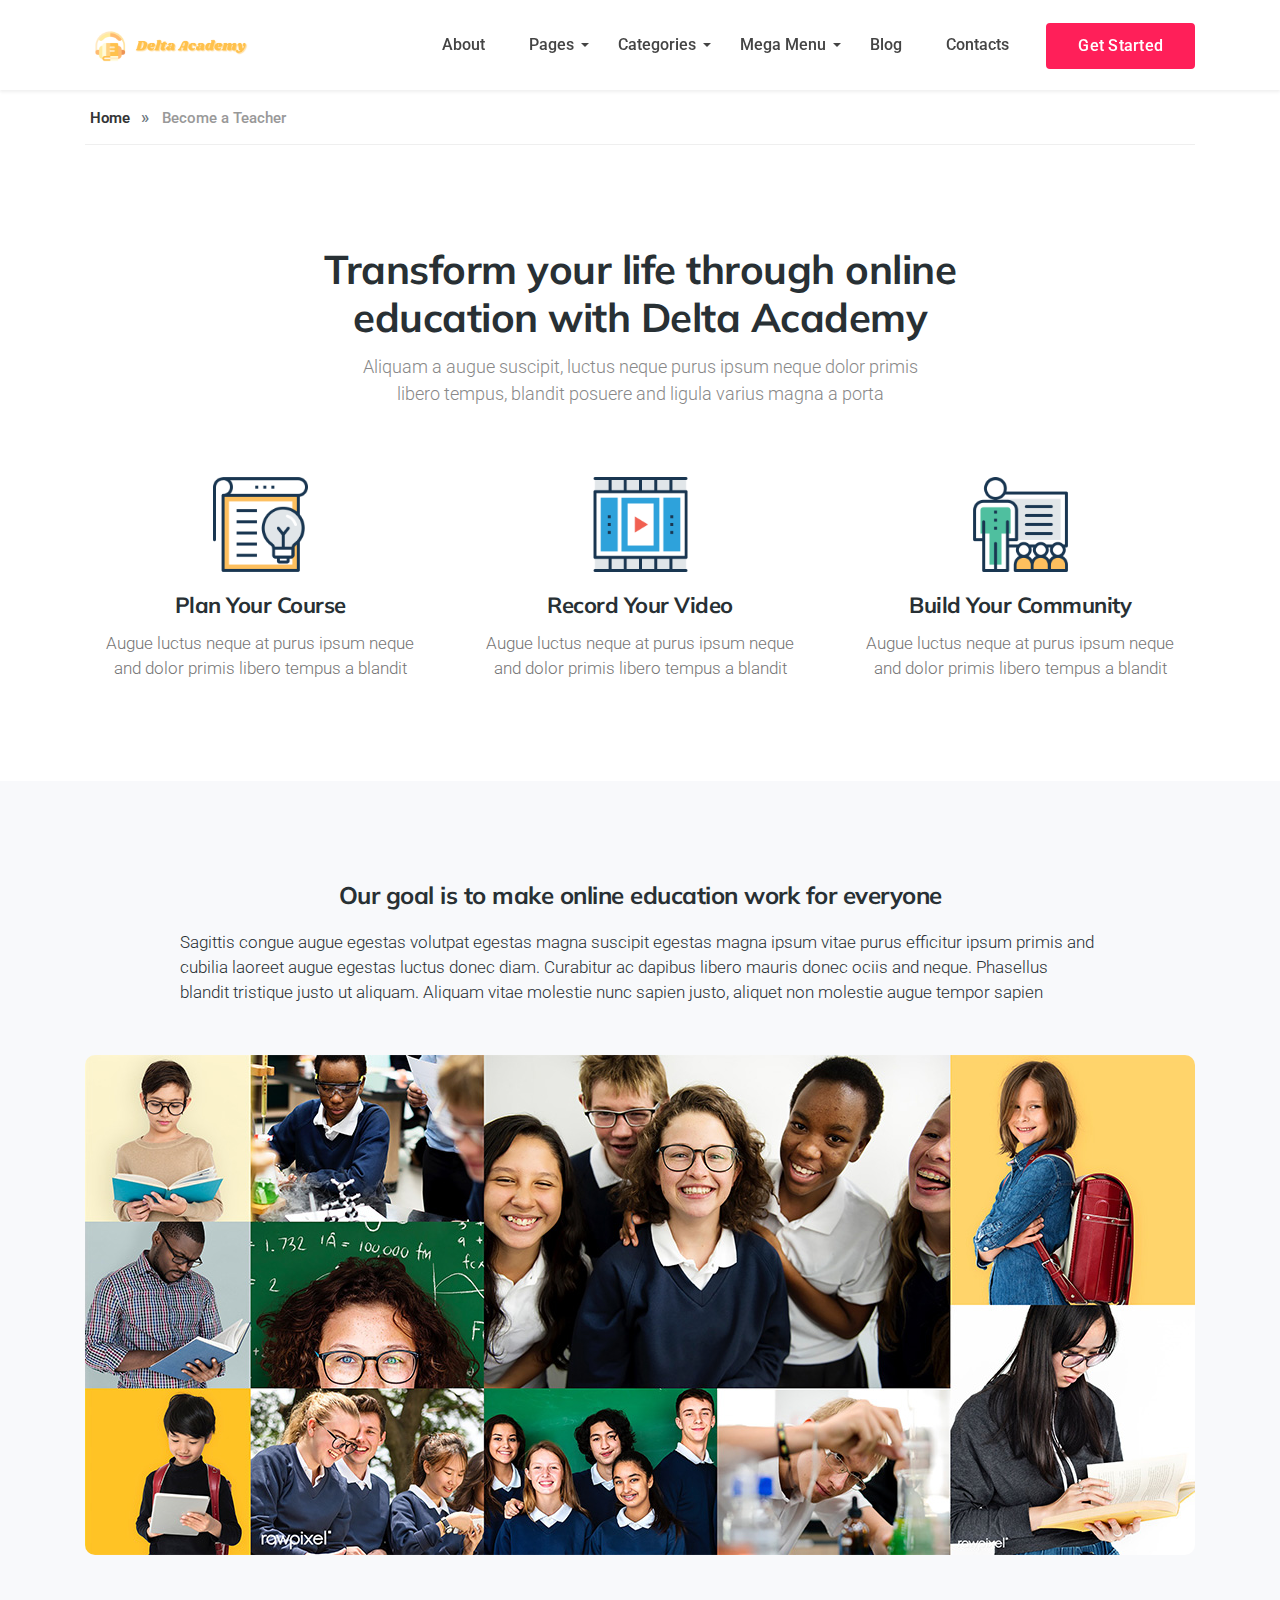
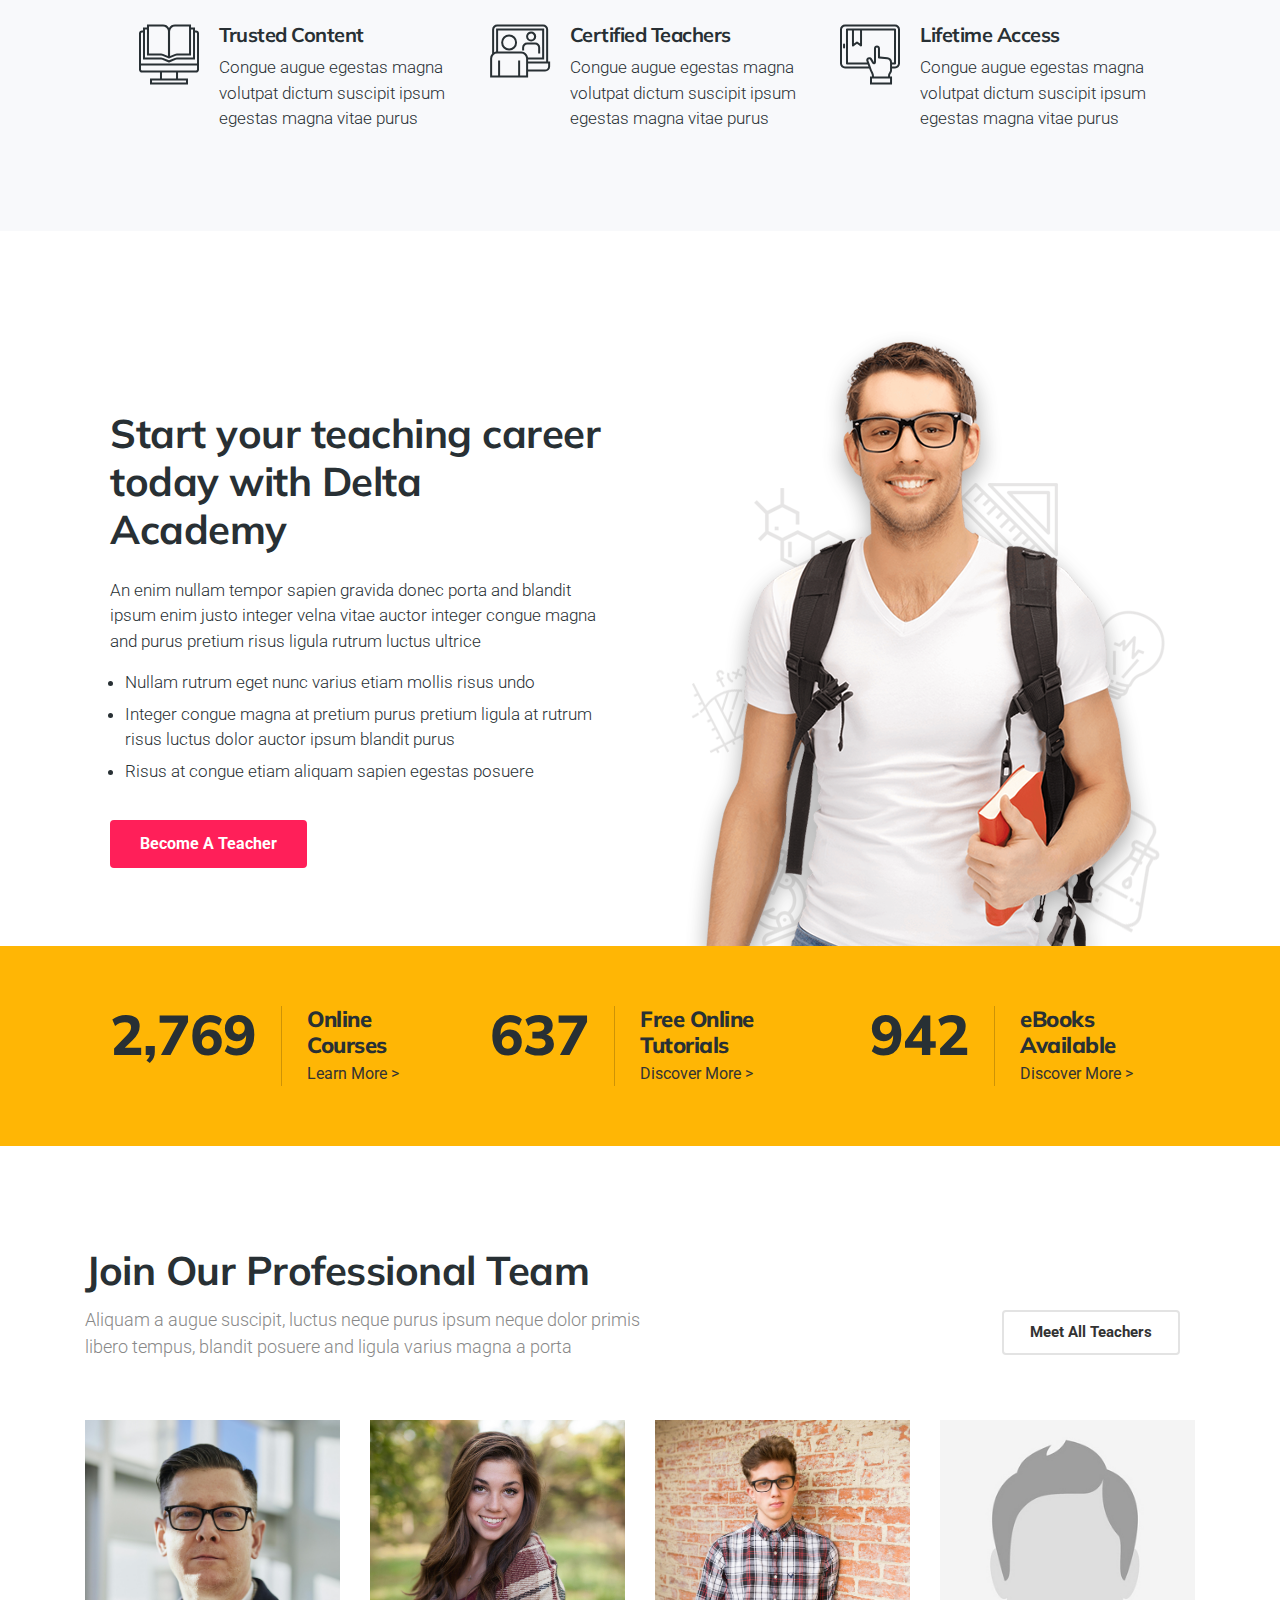
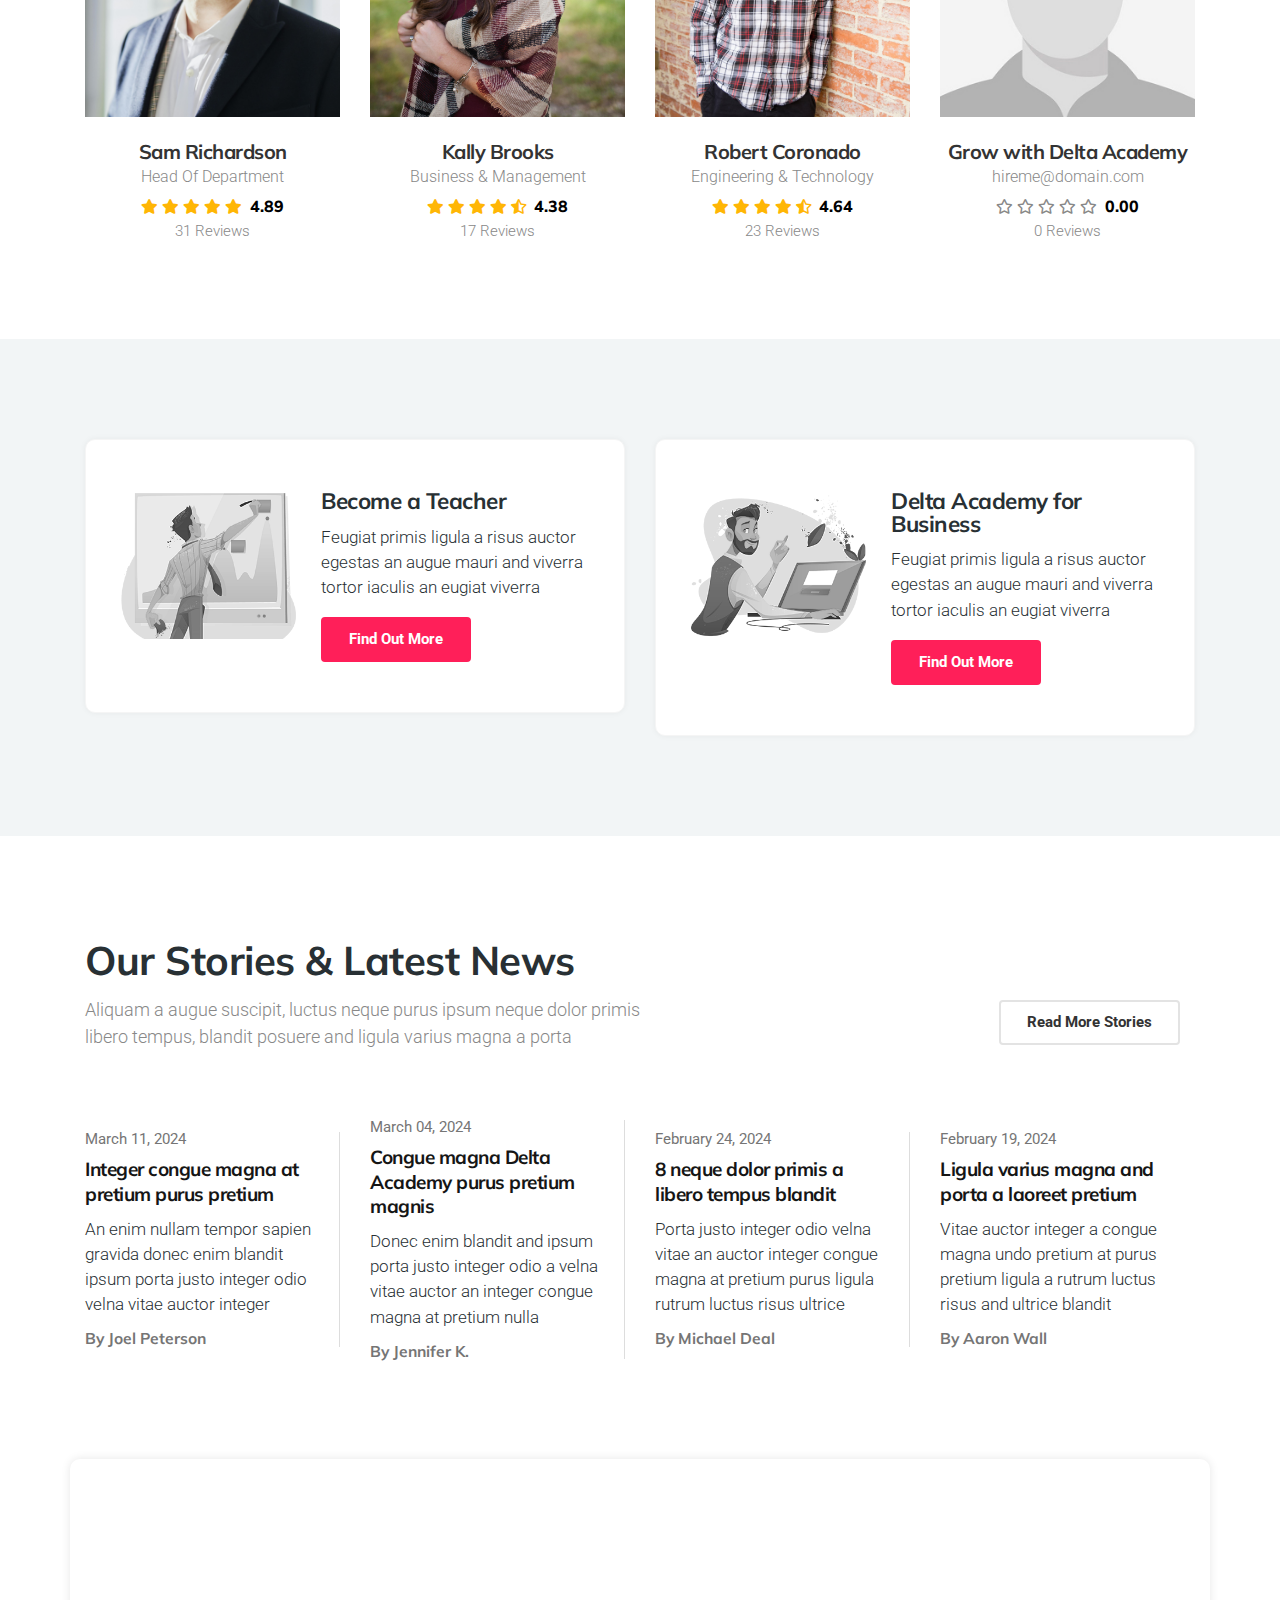
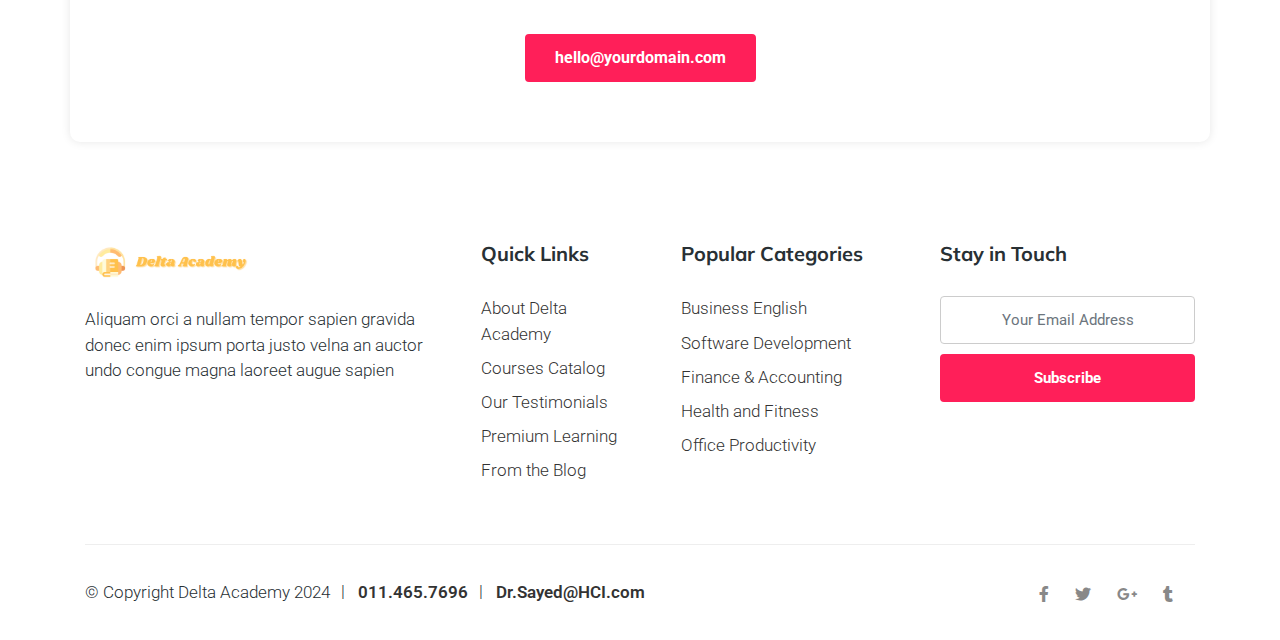
<file: become-a-teacher.html>
<!DOCTYPE html>
<html lang="en">
  <head>
    <meta charset="utf-8" />
    <meta http-equiv="X-UA-Compatible" content="IE=edge" />
    <meta name="author" content="Kandil" />
    <meta
      name="description"
      content="Delta Academy - Education & Courses Project"
    />
    <meta
      name="keywords"
      content="Courses, Education, Learning, Online Education, Study"
    />
    <meta name="viewport" content="width=device-width, initial-scale=1.0" />

    <!-- SITE TITLE -->
    <title>Delta Academy - Education & Courses Project</title>

    <!-- FAVICON AND TOUCH ICONS  -->
    <link rel="shortcut icon" href="images/favicon.ico" type="image/x-icon" />
    <link rel="icon" href="images/favicon.ico" type="image/x-icon" />
    <link
      rel="apple-touch-icon"
      sizes="152x152"
      href="images/apple-touch-icon-152x152.png"
    />
    <link
      rel="apple-touch-icon"
      sizes="120x120"
      href="images/apple-touch-icon-120x120.png"
    />
    <link
      rel="apple-touch-icon"
      sizes="76x76"
      href="images/apple-touch-icon-76x76.png"
    />
    <link rel="apple-touch-icon" href="images/apple-touch-icon.png" />
    <link rel="icon" href="images/apple-touch-icon.png" type="image/x-icon" />

    <!-- GOOGLE FONTS -->
    <link
      href="https://fonts.googleapis.com/css?family=Roboto:300,400,500,700&display=swap"
      rel="stylesheet"
    />
    <link
      href="https://fonts.googleapis.com/css?family=Muli:400,600,700,800,900&display=swap"
      rel="stylesheet"
    />

    <!-- BOOTSTRAP CSS -->
    <link href="css/bootstrap.min.css" rel="stylesheet" />

    <!-- FONT ICONS -->
    <link
      href="https://use.fontawesome.com/releases/v5.11.0/css/all.css"
      rel="stylesheet"
      crossorigin="anonymous"
    />
    <link href="css/flaticon.css" rel="stylesheet" />

    <!-- PLUGINS STYLESHEET -->
    <link href="css/menu.css" rel="stylesheet" />
    <link
      id="effect"
      href="css/dropdown-effects/fade-down.css"
      media="all"
      rel="stylesheet"
    />
    <link href="css/magnific-popup.css" rel="stylesheet" />
    <link href="css/flexslider.css" rel="stylesheet" />
    <link href="css/owl.carousel.min.css" rel="stylesheet" />
    <link href="css/owl.theme.default.min.css" rel="stylesheet" />

    <!-- ON SCROLL ANIMATION -->
    <link href="css/animate.css" rel="stylesheet" />

    <!-- TEMPLATE CSS -->
    <link href="css/style.css" rel="stylesheet" />

    <!-- RESPONSIVE CSS -->
    <link href="css/responsive.css" rel="stylesheet" />
  </head>

  <body>
    <!-- PRELOADER SPINNER
		============================================= -->
    <div id="loader-wrapper">
      <div id="loading">
        <div id="loading-center">
          <div class="cssload-loading"><i></i><i></i><i></i><i></i></div>
        </div>
      </div>
    </div>

    <!-- PAGE CONTENT
		============================================= -->
    <div id="page" class="page">
      <!-- HEADER
			============================================= -->
      <header id="header" class="header white-menu navbar-dark">
        <div class="header-wrapper">
          <!-- MOBILE HEADER -->
          <div class="wsmobileheader clearfix">
            <a id="wsnavtoggle" class="wsanimated-arrow"><span></span></a>
            <span class="smllogo smllogo-black"
              ><img
                src="images/logo.png"
                width="172"
                height="40"
                alt="mobile-logo"
            /></span>
            <span class="smllogo smllogo-white"
              ><img
                src="images/logo-white.png"
                width="172"
                height="40"
                alt="mobile-logo"
            /></span>
          </div>

          <!-- NAVIGATION MENU -->
          <div class="wsmainfull menu clearfix">
            <div class="wsmainwp clearfix">
              <!-- LOGO IMAGE -->
              <!-- For Retina Ready displays take a image with double the amount of pixels that your image will be displayed (e.g 344 x 80 pixels) -->
              <div class="desktoplogo">
                <a href="index.html" class="logo-black"
                  ><img
                    src="images/logo.png"
                    width="172"
                    height="40"
                    alt="header-logo"
                /></a>
              </div>
              <div class="desktoplogo">
                <a href="index.html" class="logo-white"
                  ><img
                    src="images/logo-white.png"
                    width="172"
                    height="40"
                    alt="header-logo"
                /></a>
              </div>

              <!-- MAIN MENU -->
              <nav class="wsmenu clearfix">
                <ul class="wsmenu-list">
                  <!-- SIMPLE NAVIGATION LINK -->
                  <li class="nl-simple" aria-haspopup="true">
                    <a href="about.html">About</a>
                  </li>

                  <!-- DROPDOWN MENU -->
                  <li aria-haspopup="true">
                    <a href="#">Pages <span class="wsarrow"></span></a>
                    <div class="wsmegamenu clearfix halfmenu">
                      <div class="container-fluid">
                        <div class="row">
                          <!-- Links -->
                          <ul
                            class="col-lg-6 col-md-12 col-xs-12 link-list left-link-list"
                          >
                            <li><a href="about.html">About Us Page</a></li>
                            <li>
                              <a href="categories-list.html"
                                >Categories Listing</a
                              >
                            </li>
                            <li>
                              <a href="category-details.html"
                                >Category Details</a
                              >
                            </li>
                            <li>
                              <a href="courses-list.html">Courses Listing</a>
                            </li>
                            <li>
                              <a href="course-details.html">Course Details</a>
                            </li>
                            <li>
                              <a href="teachers-list.html">Teachers Listing</a>
                            </li>
                            <li>
                              <a href="teacher-profile.html">Teacher Profile</a>
                            </li>
                          </ul>

                          <!-- Links -->
                          <ul class="col-lg-6 col-md-12 col-xs-12 link-list">
                            <li>
                              <a href="become-a-teacher.html"
                                >Become A Teacher</a
                              >
                            </li>
                            <li>
                              <a href="pricing.html">Pricing Plans Page</a>
                            </li>
                            <li><a href="reviews.html">Reviews Page</a></li>
                            <li><a href="faqs.html">FAQs Page</a></li>
                            <li>
                              <a href="blog-listing.html">Blog Listing</a>
                            </li>
                            <li><a href="single-post.html">Single Post</a></li>
                            <li><a href="contacts.html">Contacts Page</a></li>
                          </ul>
                        </div>
                      </div>
                    </div>
                  </li>
                  <!-- END DROPDOWN MENU -->

                  <!-- DROPDOWN MENU -->
                  <li aria-haspopup="true">
                    <a href="#">Categories <span class="wsarrow"></span></a>
                    <ul class="sub-menu">
                      <li aria-haspopup="true">
                        <a href="courses-list.html">Development</a>
                      </li>
                      <li aria-haspopup="true">
                        <a href="courses-list.html">Finance & Accounting</a>
                      </li>
                      <li aria-haspopup="true">
                        <a href="courses-list.html">IT & Software</a>
                      </li>
                      <li aria-haspopup="true">
                        <a href="courses-list.html">Office Productivity</a>
                      </li>
                      <li aria-haspopup="true">
                        <a href="courses-list.html">Photography</a>
                      </li>
                      <li aria-haspopup="true">
                        <a href="courses-list.html">Math & Science</a>
                      </li>
                      <li aria-haspopup="true">
                        <a href="courses-list.html">Languages</a>
                      </li>
                      <li aria-haspopup="true">
                        <a href="courses-list.html">Marketing</a>
                      </li>
                      <li aria-haspopup="true">
                        <a href="courses-list.html">Health & Fitness</a>
                      </li>
                    </ul>
                  </li>
                  <!-- END DROPDOWN MENU -->

                  <!-- MEGAMENU -->
                  <li aria-haspopup="true">
                    <a href="#">Mega Menu <span class="wsarrow"></span></a>
                    <div class="wsmegamenu clearfix">
                      <div class="container">
                        <div class="row">
                          <!-- MEGAMENU QUICK LINKS -->
                          <div class="col-md-12 col-lg-3">
                            <!-- Title -->
                            <h3 class="title">Top 5 Online Courses:</h3>

                            <ul class="link-list clearfix">
                              <li><a href="#">English for Tourism</a></li>
                              <li>
                                <a href="#"
                                  >Python Programming - Working with Lists and
                                  Files</a
                                >
                              </li>
                              <li>
                                <a href="#"
                                  >Computer Networking - Wired and Wireless
                                  Networks</a
                                >
                              </li>
                              <li>
                                <a href="#"
                                  >Marketing Management - Capturing Marketing
                                  Insights</a
                                >
                              </li>
                              <li>
                                <a href="#"
                                  >iOS App Development: Data Persistence with
                                  Core Data</a
                                >
                              </li>
                            </ul>
                          </div>
                          <!-- END MEGAMENU QUICK LINKS -->

                          <!-- MEGAMENU FEATURED NEWS -->
                          <div class="col-md-12 col-lg-5">
                            <!-- Title -->
                            <h3 class="title">Featured News:</h3>

                            <!-- Image -->
                            <div class="fluid-width-video-wrapper mb-15">
                              <img
                                src="images/blog/featured-news.jpg"
                                alt="featured-news"
                              />
                            </div>

                            <!-- Text -->
                            <h5 class="h5-md">
                              <a href="single-post.html"
                                >Study smart and save time with these 5 tips
                              </a>
                            </h5>
                            <p class="wsmwnutxt">
                              Porta semper lacus cursus, feugiat primis ultrice
                              in ligula risus auctor tempus feugiat dolor
                              impedit magna...
                            </p>
                          </div>
                          <!-- END MEGAMENU FEATURED NEWS -->

                          <!-- MEGAMENU LATEST NEWS -->
                          <div class="col-md-12 col-lg-4">
                            <!-- Title -->
                            <h3 class="title">Latest News:</h3>

                            <!-- Latest News -->
                            <ul class="latest-news">
                              <!-- Post #1 -->
                              <li class="clearfix d-flex align-items-center">
                                <!-- Image -->
                                <img
                                  class="img-fluid"
                                  src="images/blog/latest-post-1.jpg"
                                  alt="blog-post-preview"
                                />

                                <!-- Text -->
                                <div class="post-summary">
                                  <a href="single-post.html"
                                    >Etiam sapien risus ante auctor tempus an
                                    accumsan...</a
                                  >
                                  <p>18 hours ago</p>
                                </div>
                              </li>

                              <!-- Post #2 -->
                              <li class="clearfix d-flex align-items-center">
                                <!-- Image -->
                                <img
                                  class="img-fluid"
                                  src="images/blog/latest-post-2.jpg"
                                  alt="blog-post-preview"
                                />

                                <!-- Text -->
                                <div class="post-summary">
                                  <a href="single-post.html"
                                    >Blandit tempor sapien ipsum, porta risus
                                    auctor justo...
                                  </a>
                                  <p>Feb 17, 2024</p>
                                </div>
                              </li>

                              <!-- Post #3 -->
                              <li class="clearfix d-flex align-items-center">
                                <!-- Image -->
                                <img
                                  class="img-fluid"
                                  src="images/blog/latest-post-3.jpg"
                                  alt="blog-post-preview"
                                />

                                <!-- Text -->
                                <div class="post-summary">
                                  <a href="single-post.html"
                                    >Cursus risus an auctor risus laoreet undo
                                    auctor varius...</a
                                  >
                                  <p>Feb 07, 2024</p>
                                </div>
                              </li>
                            </ul>
                          </div>
                          <!-- END MEGAMENU LATEST NEWS -->
                        </div>
                        <!-- End row -->
                      </div>
                      <!-- End container -->
                    </div>
                    <!-- End wsmegamenu -->
                  </li>
                  <!-- END MEGAMENU -->

                  <!-- SIMPLE NAVIGATION LINK -->
                  <li class="nl-simple" aria-haspopup="true">
                    <a href="blog-listing.html">Blog</a>
                  </li>

                  <!-- SIMPLE NAVIGATION LINK -->
                  <li class="nl-simple" aria-haspopup="true">
                    <a href="contacts.html">Contacts</a>
                  </li>

                  <!-- DROPDOWN MENU 
						          	<li aria-haspopup="true">
						          		<a href="#" class="lang-select">
							          		<img src="images/icons/flags/uk.png" alt="flag-icon" /> En <span class="wsarrow"></span>
							          	</a>
	            						<ul class="sub-menu last-sub-menu">
						           			<li aria-haspopup="true"><a href="#"><img src="images/icons/flags/germany.png" alt="flag-icon" /> Deutch</a></li>
						           			<li aria-haspopup="true"><a href="#"><img src="images/icons/flags/spain.png" alt="flag-icon" /> Español</a></li>
						           			<li aria-haspopup="true"><a href="#"><img src="images/icons/flags/france.png" alt="flag-icon" /> Français</a></li>
						              		<li aria-haspopup="true"><a href="#"><img src="images/icons/flags/italy.png" alt="flag-icon" /> Italiano</a></li>
						              		<li aria-haspopup="true"><a href="#"><img src="images/icons/flags/russia.png" alt="flag-icon" /> Русский</a></li>
						              		<li aria-haspopup="true"><a href="#"><img src="images/icons/flags/china.png" alt="flag-icon" /> 简体中文</a></li>
						           		</ul>
								    </li> -->

                  <!-- HEADER BUTTON -->
                  <li class="nl-simple" aria-haspopup="true">
                    <a
                      href="pricing.html"
                      class="btn btn-rose tra-black-hover last-link"
                      >Get Started</a
                    >
                  </li>
                </ul>
              </nav>
              <!-- END MAIN MENU -->
            </div>
          </div>
          <!-- END NAVIGATION MENU -->
        </div>
        <!-- End header-wrapper -->
      </header>
      <!-- END HEADER -->

      <!-- INNER PAGE WRAPPER
			============================================= -->
      <div class="inner-page-wrapper">
        <!-- BREADCRUMB
				============================================= -->
        <div id="breadcrumb" class="division">
          <div class="container">
            <div class="row">
              <!-- BREADCRUMB NAV -->
              <div class="col-md-12">
                <nav aria-label="breadcrumb">
                  <ol class="breadcrumb">
                    <li class="breadcrumb-item">
                      <a href="index.html">Home</a>
                    </li>
                    <li class="breadcrumb-item active" aria-current="page">
                      Become a Teacher
                    </li>
                  </ol>
                </nav>
              </div>
            </div>
            <!-- End row -->
          </div>
          <!-- End container -->
        </div>
        <!-- END BREADCRUMB -->

        <!-- SERVICES-4
				============================================= -->
        <section id="services-4" class="wide-60 services-section division">
          <div class="container">
            <!-- SECTION TITLE -->
            <div class="row">
              <div class="col-md-12">
                <div class="section-title title-centered mb-70">
                  <!-- Title 	-->
                  <h3 class="h3-sm">
                    Transform your life through online education with Delta
                    Academy
                  </h3>

                  <!-- Text -->
                  <p class="p-md">
                    Aliquam a augue suscipit, luctus neque purus ipsum neque
                    dolor primis libero tempus, blandit posuere and ligula
                    varius magna a porta
                  </p>
                </div>
              </div>
            </div>

            <div class="row">
              <!-- SERVICE BOX #1 -->
              <div class="col-md-4">
                <div class="sbox-4 text-center">
                  <!-- Icon -->
                  <img
                    class="img-95"
                    src="images/icons/creative.png"
                    alt="service-icon"
                  />

                  <!-- Text -->
                  <div class="sbox-4-txt">
                    <!-- Title -->
                    <h5 class="h5-lg">Plan Your Course</h5>

                    <!-- Text -->
                    <p class="grey-color">
                      Augue luctus neque at purus ipsum neque and dolor primis
                      libero tempus a blandit
                    </p>
                  </div>
                </div>
              </div>
              <!-- END SERVICE BOX #1 -->

              <!-- SERVICE BOX #2 -->
              <div class="col-md-4">
                <div class="sbox-4 text-center">
                  <!-- Icon -->
                  <img
                    class="img-95"
                    src="images/icons/film.png"
                    alt="service-icon"
                  />

                  <!-- Text -->
                  <div class="sbox-4-txt">
                    <!-- Title -->
                    <h5 class="h5-lg">Record Your Video</h5>

                    <!-- Text -->
                    <p class="grey-color">
                      Augue luctus neque at purus ipsum neque and dolor primis
                      libero tempus a blandit
                    </p>
                  </div>
                </div>
              </div>
              <!-- END SERVICE BOX #2 -->

              <!-- SERVICE BOX #3 -->
              <div class="col-md-4">
                <div class="sbox-4 text-center">
                  <!-- Icon -->
                  <img
                    class="img-95"
                    src="images/icons/classroom.png"
                    alt="service-icon"
                  />

                  <!-- Text -->
                  <div class="sbox-4-txt">
                    <!-- Title -->
                    <h5 class="h5-lg">Build Your Community</h5>

                    <!-- Text -->
                    <p class="grey-color">
                      Augue luctus neque at purus ipsum neque and dolor primis
                      libero tempus a blandit
                    </p>
                  </div>
                </div>
              </div>
              <!-- END SERVICE BOX #3 -->
            </div>
            <!-- End row -->
          </div>
          <!-- End container -->
        </section>
        <!-- End SERVICES-4 -->

        <!-- ABOUT-4
				============================================= -->
        <section
          id="about-4"
          class="bg-lightgrey wide-70 about-section division"
        >
          <div class="container">
            <!-- ABOUT TEXT -->
            <div class="row">
              <div class="col-xl-10 offset-xl-1">
                <div class="a4-txt">
                  <!-- Title -->
                  <h5 class="h5-xl text-center">
                    Our goal is to make online education work for everyone
                  </h5>

                  <!-- Text -->
                  <p>
                    Sagittis congue augue egestas volutpat egestas magna
                    suscipit egestas magna ipsum vitae purus efficitur ipsum
                    primis and cubilia laoreet augue egestas luctus donec diam.
                    Curabitur ac dapibus libero mauris donec ociis and neque.
                    Phasellus blandit tristique justo ut aliquam. Aliquam vitae
                    molestie nunc sapien justo, aliquet non molestie augue
                    tempor sapien
                  </p>
                </div>
              </div>
            </div>
            <!-- END ABOUT TEXT -->

            <!-- ABOUT IMAGE -->
            <div class="row">
              <div class="col-md-12">
                <div class="img-block">
                  <img
                    class="img-fluid"
                    src="images/image-03.jpg"
                    alt="about-image"
                  />
                </div>
              </div>
            </div>

            <!-- ABOUT BOXES -->
            <div class="a4-boxes">
              <div class="row d-flex align-items-center">
                <!-- BOX #1 -->
                <div class="col-md-4">
                  <div class="abox-4 icon-sm">
                    <!-- Icon -->
                    <span class="flaticon-004-computer"></span>

                    <!-- Text -->
                    <div class="abox-4-txt">
                      <h5 class="h5-md">Trusted Content</h5>
                      <p>
                        Congue augue egestas magna volutpat dictum suscipit
                        ipsum egestas magna vitae purus
                      </p>
                    </div>
                  </div>
                </div>
                <!-- END BOX #1 -->

                <!-- BOX #2 -->
                <div class="col-md-4">
                  <div class="abox-4 icon-sm">
                    <!-- Icon -->
                    <span class="flaticon-028-learning-1"></span>

                    <!-- Text -->
                    <div class="abox-4-txt">
                      <h5 class="h5-md">Certified Teachers</h5>
                      <p>
                        Congue augue egestas magna volutpat dictum suscipit
                        ipsum egestas magna vitae purus
                      </p>
                    </div>
                  </div>
                </div>
                <!-- END BOX #2 -->

                <!-- BOX #3 -->
                <div class="col-md-4">
                  <div class="abox-4 icon-sm">
                    <!-- Icon -->
                    <span class="flaticon-032-tablet"></span>

                    <!-- Text -->
                    <div class="abox-4-txt">
                      <h5 class="h5-md">Lifetime Access</h5>
                      <p>
                        Congue augue egestas magna volutpat dictum suscipit
                        ipsum egestas magna vitae purus
                      </p>
                    </div>
                  </div>
                </div>
                <!-- END BOX #3 -->
              </div>
              <!-- End row -->
            </div>
            <!-- END ABOUT BOXES -->
          </div>
          <!-- End container -->
        </section>
        <!-- End ABOUT-4 -->

        <!-- ABOUT-3
				============================================= -->
        <section id="about-3" class="pt-100 about-section division">
          <div class="container">
            <div class="row d-flex align-items-center">
              <!-- ABOUT TEXT -->
              <div class="col-md-7 col-lg-6">
                <div class="txt-block pc-25">
                  <!-- Title -->
                  <h3 class="h3-sm">
                    Start your teaching career today with Delta Academy
                  </h3>

                  <!-- Text -->
                  <p>
                    An enim nullam tempor sapien gravida donec porta and blandit
                    ipsum enim justo integer velna vitae auctor integer congue
                    magna and purus pretium risus ligula rutrum luctus ultrice
                  </p>

                  <!-- List -->
                  <ul class="txt-list mb-15">
                    <li>
                      Nullam rutrum eget nunc varius etiam mollis risus undo
                    </li>

                    <li>
                      Integer congue magna at pretium purus pretium ligula at
                      rutrum risus luctus dolor auctor ipsum blandit purus
                    </li>

                    <li>
                      Risus at congue etiam aliquam sapien egestas posuere
                    </li>
                  </ul>

                  <!-- Button -->
                  <a
                    href="contacts.html"
                    class="btn btn-md btn-rose tra-black-hover"
                    >Become A Teacher</a
                  >
                </div>
              </div>
              <!-- END ABOUT TEXT -->

              <!-- ABOUT IMAGE -->
              <div class="col-md-5 col-lg-6">
                <div class="img-block">
                  <img
                    class="img-fluid"
                    src="images/image-02.jpg"
                    alt="about-image"
                  />
                </div>
              </div>
            </div>
            <!-- End row -->
          </div>
          <!-- End container -->
        </section>
        <!-- End ABOUT-3 -->

        <!-- STATISTIC-1
				============================================= -->
        <div id="statistic-1" class="bg-yellow statistic-section division">
          <div class="container">
            <div class="row">
              <!-- STATISTIC BLOCK #1 -->
              <div class="col-md-4">
                <div class="statistic-block">
                  <!-- Digits -->
                  <h5 class="statistic-number">
                    2,<span class="count-element">769</span>
                  </h5>

                  <!-- Text -->
                  <div class="statistic-block-txt">
                    <h5 class="h5-lg">Online Courses</h5>
                    <a href="#">Learn More &gt;</a>
                  </div>
                </div>
              </div>

              <!-- STATISTIC BLOCK #2 -->
              <div class="col-md-4">
                <div class="statistic-block">
                  <!-- Digits -->
                  <h5 class="statistic-number">
                    <span class="count-element">637</span>
                  </h5>

                  <!-- Text -->
                  <div class="statistic-block-txt">
                    <h5 class="h5-lg">Free Online Tutorials</h5>
                    <a href="#">Discover More &gt;</a>
                  </div>
                </div>
              </div>

              <!-- STATISTIC BLOCK #3 -->
              <div class="col-md-4">
                <div class="statistic-block">
                  <!-- Digits -->
                  <h5 class="statistic-number">
                    <span class="count-element">942</span>
                  </h5>

                  <!-- Text -->
                  <div class="statistic-block-txt">
                    <h5 class="h5-lg">eBooks Available</h5>
                    <a href="#">Discover More &gt;</a>
                  </div>
                </div>
              </div>
            </div>
            <!-- End row -->
          </div>
          <!-- End container -->
        </div>
        <!-- END STATISTIC-1 -->

        <!-- TEAM-1
				============================================= -->
        <section id="team-1" class="wide-60 team-ection division">
          <div class="container">
            <!-- SECTION TITLE -->
            <div class="row">
              <div class="col-md-12">
                <div class="section-title mb-60">
                  <!-- Title 	-->
                  <h3 class="h3-sm">Join Our Professional Team</h3>

                  <!-- Text -->
                  <p class="p-md">
                    Aliquam a augue suscipit, luctus neque purus ipsum neque
                    dolor primis libero tempus, blandit posuere and ligula
                    varius magna a porta
                  </p>

                  <!-- Button -->
                  <div class="title-btn">
                    <a
                      href="teachers-list.html"
                      class="btn btn-tra-grey rose-hover"
                      >Meet All Teachers</a
                    >
                  </div>
                </div>
              </div>
            </div>

            <div class="row">
              <!-- TEAM MEMBER #1 -->
              <div class="col-sm-6 col-lg-3">
                <div class="team-member">
                  <!-- Team Member Photo -->
                  <div class="team-member-photo clearfix">
                    <img
                      class="img-fluid"
                      src="images/team-1.jpg"
                      alt="team-member-foto"
                    />

                    <!-- Social Icons -->
                    <div class="tm-social clearfix">
                      <ul class="text-center clearfix">
                        <li>
                          <a href="#" class="ico-facebook"
                            ><i class="fab fa-facebook-f"></i
                          ></a>
                        </li>
                        <li>
                          <a href="#" class="ico-twitter"
                            ><i class="fab fa-twitter"></i
                          ></a>
                        </li>
                        <li>
                          <a href="#" class="ico-linkedin"
                            ><i class="fab fa-linkedin-in"></i
                          ></a>
                        </li>
                      </ul>
                    </div>
                  </div>

                  <!-- Team Member Meta -->
                  <div class="tm-meta">
                    <h5 class="h5-md">
                      <a href="teacher-profile.html">Sam Richardson</a>
                    </h5>
                    <span>Head Of Department</span>

                    <!-- Rating -->
                    <div class="tm-rating">
                      <i class="fas fa-star"></i>
                      <i class="fas fa-star"></i>
                      <i class="fas fa-star"></i>
                      <i class="fas fa-star"></i>
                      <i class="fas fa-star"></i>
                      <span class="tm-rating">4.89</span>
                    </div>

                    <p class="p-sm">31 Reviews</p>
                  </div>
                </div>
              </div>
              <!-- END TEAM MEMBER #1 -->

              <!-- TEAM MEMBER #2 -->
              <div class="col-sm-6 col-lg-3">
                <div class="team-member">
                  <!-- Team Member Photo -->
                  <div class="team-member-photo">
                    <img
                      class="img-fluid"
                      src="images/team-2.jpg"
                      alt="team-member-foto"
                    />

                    <!-- Social Icons -->
                    <div class="tm-social clearfix">
                      <ul class="text-center clearfix">
                        <li>
                          <a href="#" class="ico-facebook"
                            ><i class="fab fa-facebook-f"></i
                          ></a>
                        </li>
                        <li>
                          <a href="#" class="ico-twitter"
                            ><i class="fab fa-twitter"></i
                          ></a>
                        </li>
                        <li>
                          <a href="#" class="ico-google-plus"
                            ><i class="fab fa-google-plus-g"></i
                          ></a>
                        </li>
                      </ul>
                    </div>
                  </div>

                  <!-- Team Member Meta -->
                  <div class="tm-meta">
                    <h5 class="h5-md">
                      <a href="teacher-profile.html">Kally Brooks</a>
                    </h5>
                    <span>Business & Management</span>

                    <!-- Rating -->
                    <div class="tm-rating">
                      <i class="fas fa-star"></i>
                      <i class="fas fa-star"></i>
                      <i class="fas fa-star"></i>
                      <i class="fas fa-star"></i>
                      <i class="fas fa-star-half-alt"></i>
                      <span class="tm-rating">4.38</span>
                    </div>

                    <p class="p-sm">17 Reviews</p>
                  </div>
                </div>
              </div>
              <!-- END TEAM MEMBER #2 -->

              <!-- TEAM MEMBER #3 -->
              <div class="col-sm-6 col-lg-3">
                <div class="team-member">
                  <!-- Team Member Photo -->
                  <div class="team-member-photo">
                    <img
                      class="img-fluid"
                      src="images/team-3.jpg"
                      alt="team-member-foto"
                    />

                    <!-- Social Icons -->
                    <div class="tm-social clearfix">
                      <ul class="text-center clearfix">
                        <li>
                          <a href="#" class="ico-facebook"
                            ><i class="fab fa-facebook-f"></i
                          ></a>
                        </li>
                        <li>
                          <a href="#" class="ico-twitter"
                            ><i class="fab fa-twitter"></i
                          ></a>
                        </li>
                        <li>
                          <a href="#" class="ico-linkedin"
                            ><i class="fab fa-linkedin-in"></i
                          ></a>
                        </li>
                      </ul>
                    </div>
                  </div>

                  <!-- Team Member Meta -->
                  <div class="tm-meta">
                    <h5 class="h5-md">
                      <a href="teacher-profile.html">Robert Coronado</a>
                    </h5>
                    <span>Engineering & Technology</span>

                    <!-- Rating -->
                    <div class="tm-rating">
                      <i class="fas fa-star"></i>
                      <i class="fas fa-star"></i>
                      <i class="fas fa-star"></i>
                      <i class="fas fa-star"></i>
                      <i class="fas fa-star-half-alt"></i>
                      <span class="tm-rating">4.64</span>
                    </div>

                    <p class="p-sm">23 Reviews</p>
                  </div>
                </div>
              </div>
              <!-- END TEAM MEMBER #3 -->

              <!-- TEAM MEMBER #4 -->
              <div class="col-sm-6 col-lg-3">
                <div class="team-member">
                  <!-- Team Member Photo -->
                  <div class="team-member-photo">
                    <img
                      class="img-fluid"
                      src="images/team-13.jpg"
                      alt="team-member-foto"
                    />

                    <!-- Social Icons -->
                    <div class="tm-social clearfix">
                      <ul class="text-center clearfix">
                        <li>
                          <a href="#" class="ico-facebook"
                            ><i class="fab fa-facebook-f"></i
                          ></a>
                        </li>
                        <li>
                          <a href="#" class="ico-twitter"
                            ><i class="fab fa-twitter"></i
                          ></a>
                        </li>
                        <li>
                          <a href="#" class="ico-youtube"
                            ><i class="fab fa-youtube"></i
                          ></a>
                        </li>
                      </ul>
                    </div>
                  </div>

                  <!-- Team Member Meta -->
                  <div class="tm-meta">
                    <h5 class="h5-md">
                      <a href="contacts.html">Grow with Delta Academy</a>
                    </h5>
                    <span
                      ><a href="mailto:youremail@mail.com"
                        >hireme@domain.com</a
                      ></span
                    >

                    <!-- Rating -->
                    <div class="tm-rating grey-stars">
                      <i class="far fa-star"></i>
                      <i class="far fa-star"></i>
                      <i class="far fa-star"></i>
                      <i class="far fa-star"></i>
                      <i class="far fa-star"></i>
                      <span class="tm-rating">0.00</span>
                    </div>

                    <p class="p-sm">0 Reviews</p>
                  </div>
                </div>
              </div>
              <!-- END TEAM MEMBER #4 -->
            </div>
            <!-- End row -->
          </div>
          <!-- End container -->
        </section>
        <!-- END TEAM-1 -->

        <!-- BANNER-5
				============================================= -->
        <section
          id="banner-5"
          class="bg-whitesmoke wide-60 banner-section division"
        >
          <div class="container">
            <div class="row">
              <!-- BANNER TEXT -->
              <div class="col-md-6">
                <div class="banner-5-txt">
                  <!-- Icon -->
                  <img src="images/image-04.jpg" alt="banner-icon" />

                  <!-- Text -->
                  <div class="b5-txt">
                    <!-- Title -->
                    <h4 class="h4-xs">Become a Teacher</h4>

                    <!-- Text -->
                    <p>
                      Feugiat primis ligula a risus auctor egestas an augue
                      mauri and viverra tortor iaculis an eugiat viverra
                    </p>

                    <!-- Button -->
                    <a
                      href="become-a-teacher.html"
                      class="btn btn-rose tra-black-hover"
                      >Find Out More</a
                    >
                  </div>
                </div>
              </div>
              <!-- END BANNER TEXT -->

              <!-- BANNER TEXT -->
              <div class="col-md-6">
                <div class="banner-5-txt">
                  <!-- Icon -->
                  <img src="images/image-05.jpg" alt="banner-icon" />

                  <!-- Text -->
                  <div class="b5-txt">
                    <!-- Title -->
                    <h4 class="h4-xs">Delta Academy for Business</h4>

                    <!-- Text -->
                    <p>
                      Feugiat primis ligula a risus auctor egestas an augue
                      mauri and viverra tortor iaculis an eugiat viverra
                    </p>

                    <!-- Button -->
                    <a
                      href="courses-list.html"
                      class="btn btn-rose tra-black-hover"
                      >Find Out More</a
                    >
                  </div>
                </div>
              </div>
              <!-- END BANNER TEXT -->
            </div>
            <!-- End row -->
          </div>
          <!-- End container -->
        </section>
        <!-- END BANNER-5 -->

        <!-- NEWS-2
				============================================= -->
        <section id="news-2" class="wide-60 news-section division">
          <div class="container">
            <!-- SECTION TITLE -->
            <div class="row">
              <div class="col-md-12">
                <div class="section-title mb-70">
                  <!-- Title 	-->
                  <h3 class="h3-sm">Our Stories & Latest News</h3>

                  <!-- Text -->
                  <p class="p-md">
                    Aliquam a augue suscipit, luctus neque purus ipsum neque
                    dolor primis libero tempus, blandit posuere and ligula
                    varius magna a porta
                  </p>

                  <!-- Button -->
                  <div class="title-btn">
                    <a
                      href="blog-listing.html"
                      class="btn btn-tra-grey rose-hover"
                      >Read More Stories</a
                    >
                  </div>
                </div>
              </div>
            </div>

            <!-- NEWS GRID -->
            <div class="row d-flex align-items-center">
              <!-- ARTICLE #1 -->
              <div class="col-md-6 col-lg-3">
                <div id="a2-1" class="article-2 b-right">
                  <!-- Post Data -->
                  <p class="p-sm">March 11, 2024</p>

                  <!-- Title -->
                  <h5 class="h5-sm">
                    <a href="single-post.html"
                      >Integer congue magna at pretium purus pretium</a
                    >
                  </h5>

                  <!-- Text -->
                  <p>
                    An enim nullam tempor sapien gravida donec enim blandit
                    ipsum porta justo integer odio velna vitae auctor integer
                  </p>

                  <!-- Post Author -->
                  <span>By Joel Peterson</span>
                </div>
              </div>
              <!-- END ARTICLE #1 -->

              <!-- ARTICLE #2 -->
              <div class="col-md-6 col-lg-3">
                <div id="a2-2" class="article-2 b-right">
                  <!-- Post Data -->
                  <p class="p-sm">March 04, 2024</p>

                  <!-- Title -->
                  <h5 class="h5-sm">
                    <a href="single-post.html"
                      >Congue magna Delta Academy purus pretium magnis</a
                    >
                  </h5>

                  <!-- Text -->
                  <p>
                    Donec enim blandit and ipsum porta justo integer odio a
                    velna vitae auctor an integer congue magna at pretium nulla
                  </p>

                  <!-- Post Author -->
                  <span>By Jennifer K.</span>
                </div>
              </div>
              <!-- END ARTICLE #2 -->

              <!-- ARTICLE #3 -->
              <div class="col-md-6 col-lg-3">
                <div id="a2-3" class="article-2 b-right">
                  <!-- Post Data -->
                  <p class="p-sm">February 24, 2024</p>

                  <!-- Title -->
                  <h5 class="h5-sm">
                    <a href="single-post.html"
                      >8 neque dolor primis a libero tempus blandit</a
                    >
                  </h5>

                  <!-- Text -->
                  <p>
                    Porta justo integer odio velna vitae an auctor integer
                    congue magna at pretium purus ligula rutrum luctus risus
                    ultrice
                  </p>

                  <!-- Post Author -->
                  <span>By Michael Deal</span>
                </div>
              </div>
              <!-- END ARTICLE #3 -->

              <!-- ARTICLE #4 -->
              <div class="col-md-6 col-lg-3">
                <div id="a2-4" class="article-2">
                  <!-- Post Data -->
                  <p class="p-sm">February 19, 2024</p>

                  <!-- Title -->
                  <h5 class="h5-sm">
                    <a href="single-post.html"
                      >Ligula varius magna and porta a laoreet pretium</a
                    >
                  </h5>

                  <!-- Text -->
                  <p>
                    Vitae auctor integer a congue magna undo pretium at purus
                    pretium ligula a rutrum luctus risus and ultrice blandit
                  </p>

                  <!-- Post Author -->
                  <span>By Aaron Wall</span>
                </div>
              </div>
              <!-- END ARTICLE #4 -->
            </div>
            <!-- END NEWS GRID -->
          </div>
          <!-- End container -->
        </section>
        <!-- END NEWS-2 -->

        <!-- CONTACTS-1
				============================================= -->
        <section id="contacts-1" class="contacts-section division">
          <div class="container">
            <div class="bg-03 bg-fixed contacts-1-holder">
              <div class="row d-flex align-items-center">
                <!-- CONTACTS TEXT -->
                <div class="col-lg-8 offset-lg-2">
                  <div class="contacts-txt text-center white-color">
                    <!-- Title -->
                    <h3 class="h3-sm">Need Help? Get in Touch</h3>

                    <!-- Text -->
                    <p class="p-md">
                      Have questions about teaching and career opportunities?
                    </p>

                    <!-- Button -->
                    <a
                      class="btn btn-md btn-rose tra-white-hover"
                      href="mailto:yourdomain@mail.com"
                      >hello@yourdomain.com</a
                    >
                  </div>
                </div>
              </div>
              <!-- End row -->
            </div>
            <!-- End contacts-holder -->
          </div>
          <!-- End container -->
        </section>
        <!-- END CONTACTS-1 -->

        <!-- FOOTER-2
				============================================= -->
        <footer id="footer-2" class="footer division">
          <div class="container">
            <!-- FOOTER CONTENT -->
            <div class="row">
              <!-- FOOTER INFO -->
              <div class="col-md-5 col-lg-5 col-xl-4">
                <div class="footer-info mb-40">
                  <!-- Footer Logo -->
                  <!-- For Retina Ready displays take a image with double the amount of pixels that your image will be displayed (e.g 344 x 80 pixels) -->
                  <img
                    src="images/logo.png"
                    width="172"
                    height="40"
                    alt="footer-logo"
                  />

                  <!-- Text -->
                  <p>
                    Aliquam orci a nullam tempor sapien gravida donec enim ipsum
                    porta justo velna an auctor undo congue magna laoreet augue
                    sapien
                  </p>
                </div>
              </div>

              <!-- FOOTER PRODUCTS LINKS -->
              <div class="col-md-3 col-lg-3 col-xl-2">
                <div class="footer-links mb-40">
                  <!-- Title -->
                  <h5 class="h5-md">Quick Links</h5>

                  <!-- Footer Links -->
                  <ul class="foo-links clearfix">
                    <li><a href="about.html">About Delta Academy</a></li>
                    <li><a href="categories-list.html">Courses Catalog</a></li>
                    <li><a href="reviews.html">Our Testimonials</a></li>
                    <li><a href="pricing.html">Premium Learning</a></li>
                    <li><a href="blog-listing.html">From the Blog</a></li>
                  </ul>
                </div>
              </div>

              <!-- FOOTER COMPANY LINKS -->
              <div class="col-md-4 col-lg-4 col-xl-3">
                <div class="footer-links mb-40">
                  <!-- Title -->
                  <h5 class="h5-md">Popular Categories</h5>

                  <!-- Footer Links -->
                  <ul class="clearfix">
                    <li><a href="#">Business English</a></li>
                    <li><a href="#">Software Development</a></li>
                    <li><a href="#">Finance & Accounting</a></li>
                    <li><a href="#">Health and Fitness</a></li>
                    <li><a href="#">Office Productivity</a></li>
                  </ul>
                </div>
              </div>

              <!-- FOOTER NEWSLETTER FORM -->
              <div class="col-md-7 col-xl-3">
                <div class="footer-form mb-20">
                  <!-- Title -->
                  <h5 class="h5-md">Stay in Touch</h5>

                  <!-- Newsletter Form Input -->
                  <form class="newsletter-form">
                    <div class="input-group">
                      <input
                        type="email"
                        autocomplete="off"
                        class="form-control"
                        placeholder="Your Email Address"
                        required
                        id="s-email"
                      />
                      <span class="input-group-btn">
                        <button type="submit" class="btn btn-rose black-hover">
                          Subscribe
                        </button>
                      </span>
                    </div>

                    <!-- Newsletter Form Notification -->
                    <label for="s-email" class="form-notification"></label>
                  </form>
                </div>
              </div>
              <!-- END FOOTER NEWSLETTER FORM -->
            </div>
            <!-- END FOOTER CONTENT -->

            <!-- BOTTOM FOOTER -->
            <div class="bottom-footer">
              <div class="row">
                <!-- FOOTER COPYRIGHT -->
                <div class="col-lg-8">
                  <ul class="bottom-footer-list">
                    <li><p>&copy; Copyright Delta Academy 2024</p></li>
                    <li>
                      <p><a href="tel:123456789">011.465.7696</a></p>
                    </li>
                    <li>
                      <p class="last-li">
                        <a href="mailto:yourdomain@mail.com"
                          >Dr.Sayed@HCI.com</a
                        >
                      </p>
                    </li>
                  </ul>
                </div>

                <!-- FOOTER SOCIALS LINKS -->
                <div class="col-lg-4 text-right">
                  <ul class="foo-socials text-center clearfix">
                    <li>
                      <a href="#" class="ico-facebook"
                        ><i class="fab fa-facebook-f"></i
                      ></a>
                    </li>
                    <li>
                      <a href="#" class="ico-twitter"
                        ><i class="fab fa-twitter"></i
                      ></a>
                    </li>
                    <li>
                      <a href="#" class="ico-google-plus"
                        ><i class="fab fa-google-plus-g"></i
                      ></a>
                    </li>
                    <li>
                      <a href="#" class="ico-tumblr"
                        ><i class="fab fa-tumblr"></i
                      ></a>
                    </li>

                    <!--
										<li><a href="#" class="ico-behance"><i class="fab fa-behance"></i></a></li>	
										<li><a href="#" class="ico-dribbble"><i class="fab fa-dribbble"></i></a></li>									
										<li><a href="#" class="ico-instagram"><i class="fab fa-instagram"></i></a></li>	
										<li><a href="#" class="ico-linkedin"><i class="fab fa-linkedin-in"></i></a></li>
										<li><a href="#" class="ico-pinterest"><i class="fab fa-pinterest-p"></i></a></li>								
										<li><a href="#" class="ico-youtube"><i class="fab fa-youtube"></i></a></li>										
										<li><a href="#" class="ico-vk"><i class="fab fa-vk"></i></a></li>
										<li><a href="#" class="ico-yelp"><i class="fab fa-yelp"></i></a></li>
										<li><a href="#" class="ico-yahoo"><i class="fab fa-yahoo"></i></a></li>
									    -->
                  </ul>
                </div>
              </div>
            </div>
            <!-- END BOTTOM FOOTER -->
          </div>
          <!-- End container -->
        </footer>
        <!-- END FOOTER-2 -->
      </div>
      <!-- END INNER PAGE WRAPPER -->
    </div>
    <!-- END PAGE CONTENT -->

    <!-- EXTERNAL SCRIPTS
		============================================= -->
    <script src="js/jquery-3.3.1.min.js"></script>
    <script src="js/bootstrap.min.js"></script>
    <script src="js/modernizr.custom.js"></script>
    <script src="js/jquery.easing.js"></script>
    <script src="js/jquery.appear.js"></script>
    <script src="js/menu.js"></script>
    <script src="js/materialize.js"></script>
    <script src="js/jquery.scrollto.js"></script>
    <script src="js/jquery.countdown.min.js"></script>
    <script src="js/imagesloaded.pkgd.min.js"></script>
    <script src="js/isotope.pkgd.min.js"></script>
    <script src="js/jquery.flexslider.js"></script>
    <script src="js/owl.carousel.min.js"></script>
    <script src="js/jquery.magnific-popup.min.js"></script>
    <script src="js/register-form.js"></script>
    <script src="js/comment-form.js"></script>
    <script src="js/jquery.validate.min.js"></script>
    <script src="js/jquery.ajaxchimp.min.js"></script>

    <!-- Custom Script -->
    <script src="js/custom.js"></script>

    <!-- HTML5 shim, for IE6-8 support of HTML5 elements. All other JS at the end of file. -->
    <!-- [if lt IE 9]>
			<script src="js/html5shiv.js" type="text/javascript"></script>
			<script src="js/respond.min.js" type="text/javascript"></script>
		<![endif] -->

    <!-- Google Analytics: Change UA-XXXXX-X to be your site's ID. Go to http://www.google.com/analytics/ for more information. -->
    <!--
		<script>
			window.ga=window.ga||function(){(ga.q=ga.q||[]).push(arguments)};ga.l=+new Date;
			ga('create', 'UA-XXXXX-Y', 'auto');
			ga('send', 'pageview');
		</script>
		<script async src='https://www.google-analytics.com/analytics.js'></script>
		-->
    <!-- End Google Analytics -->
  </body>
</html>
</file>
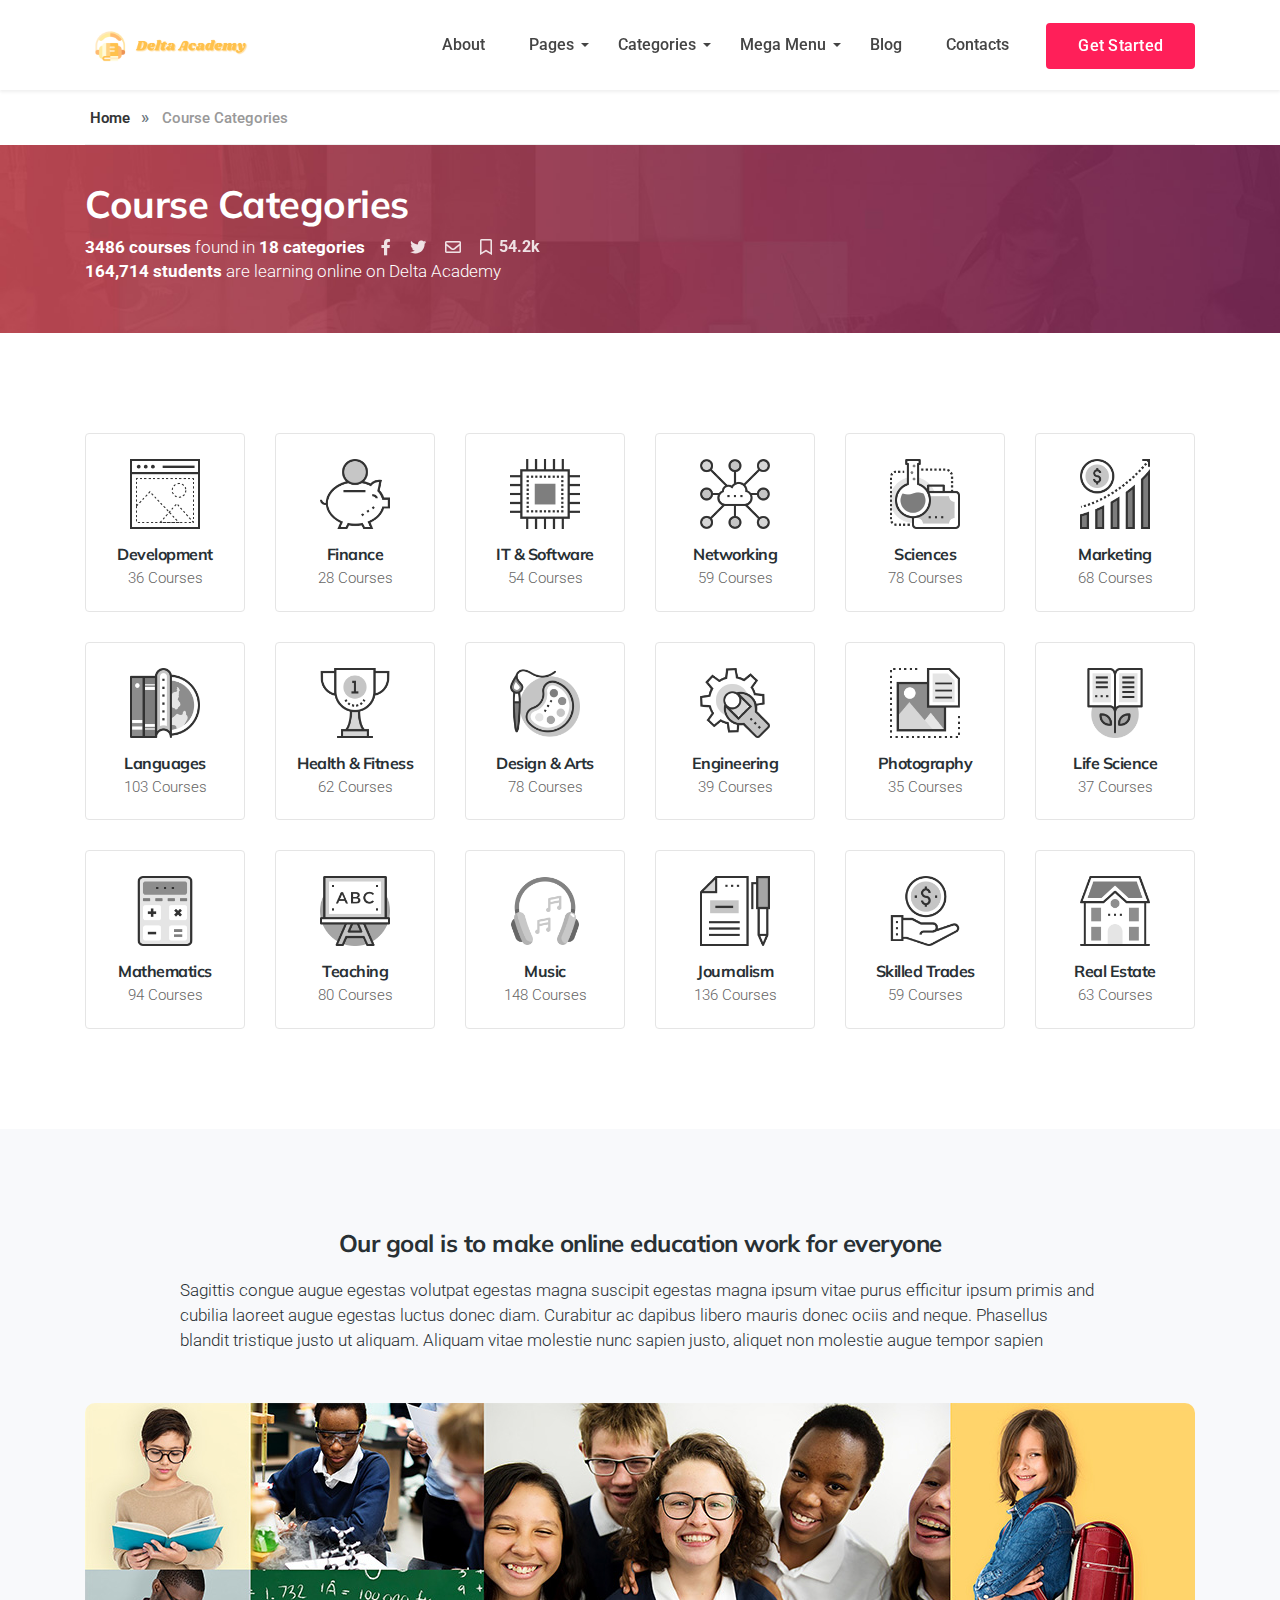
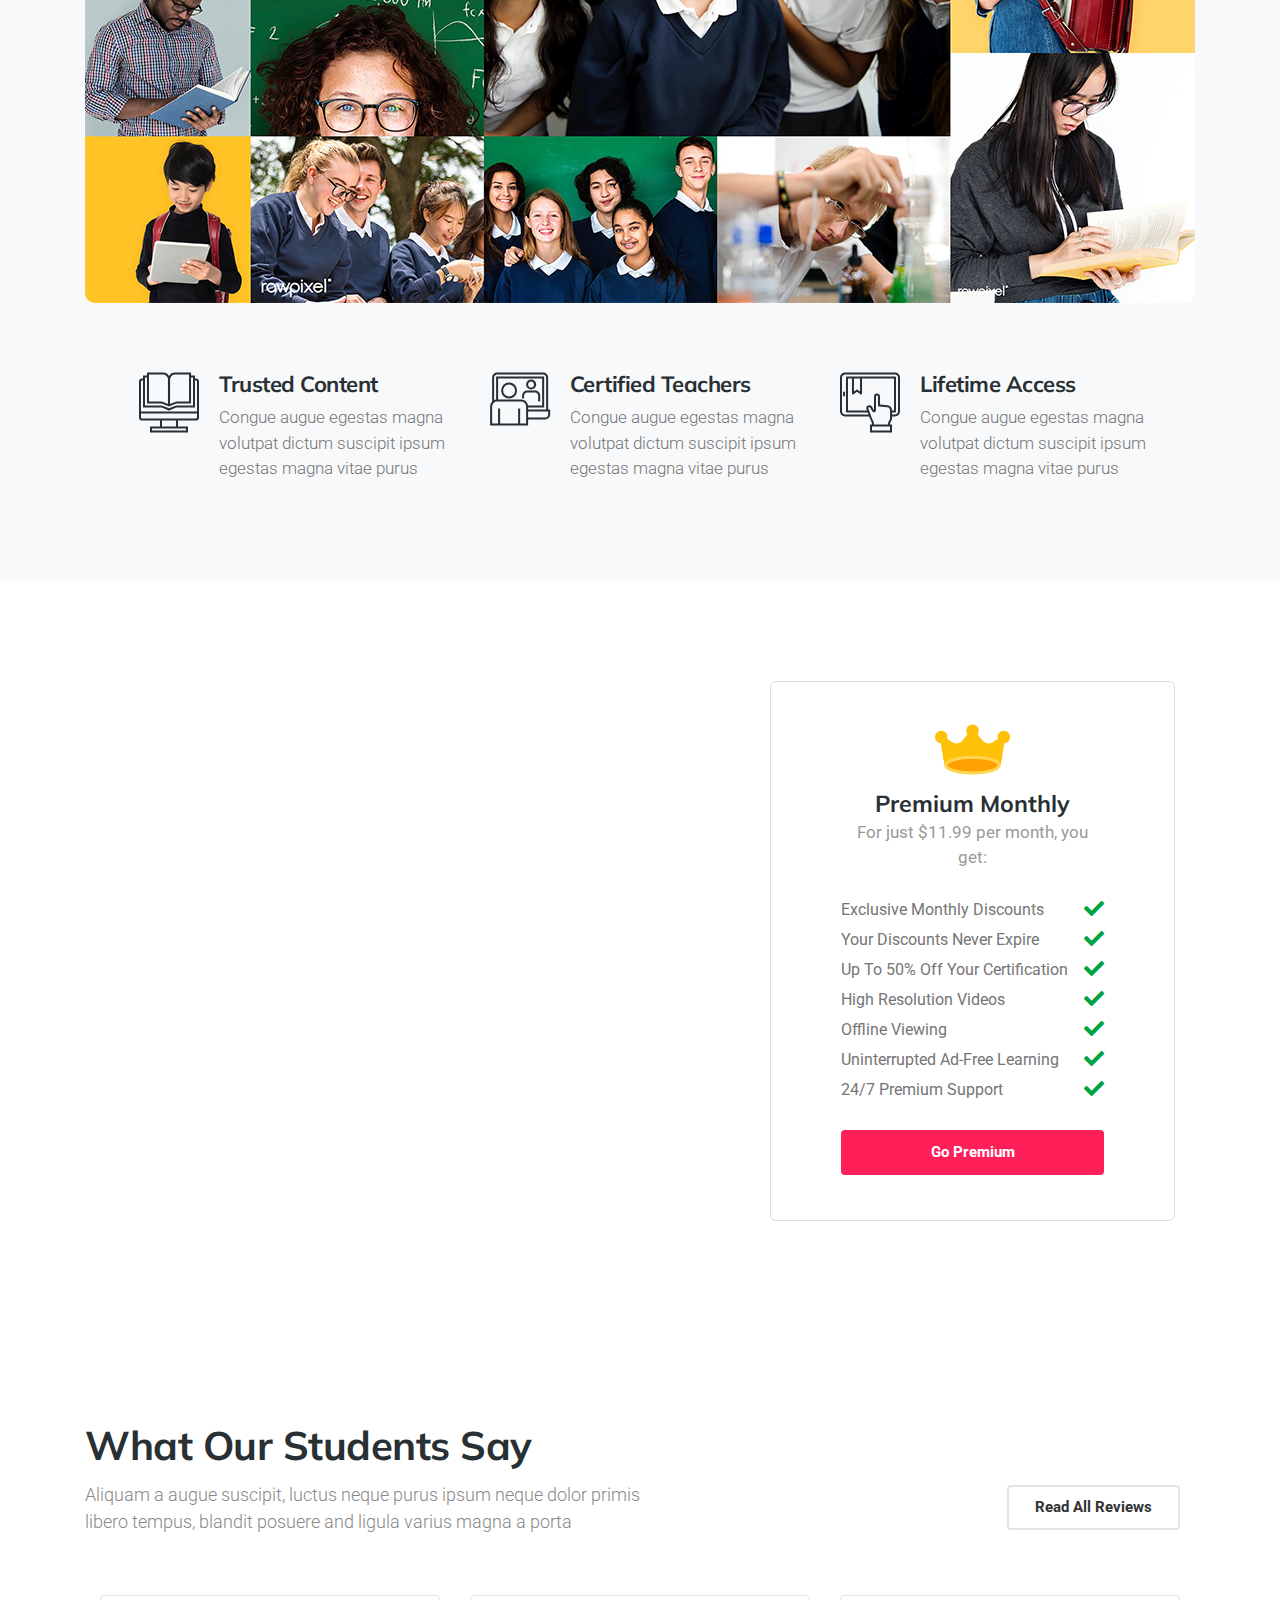
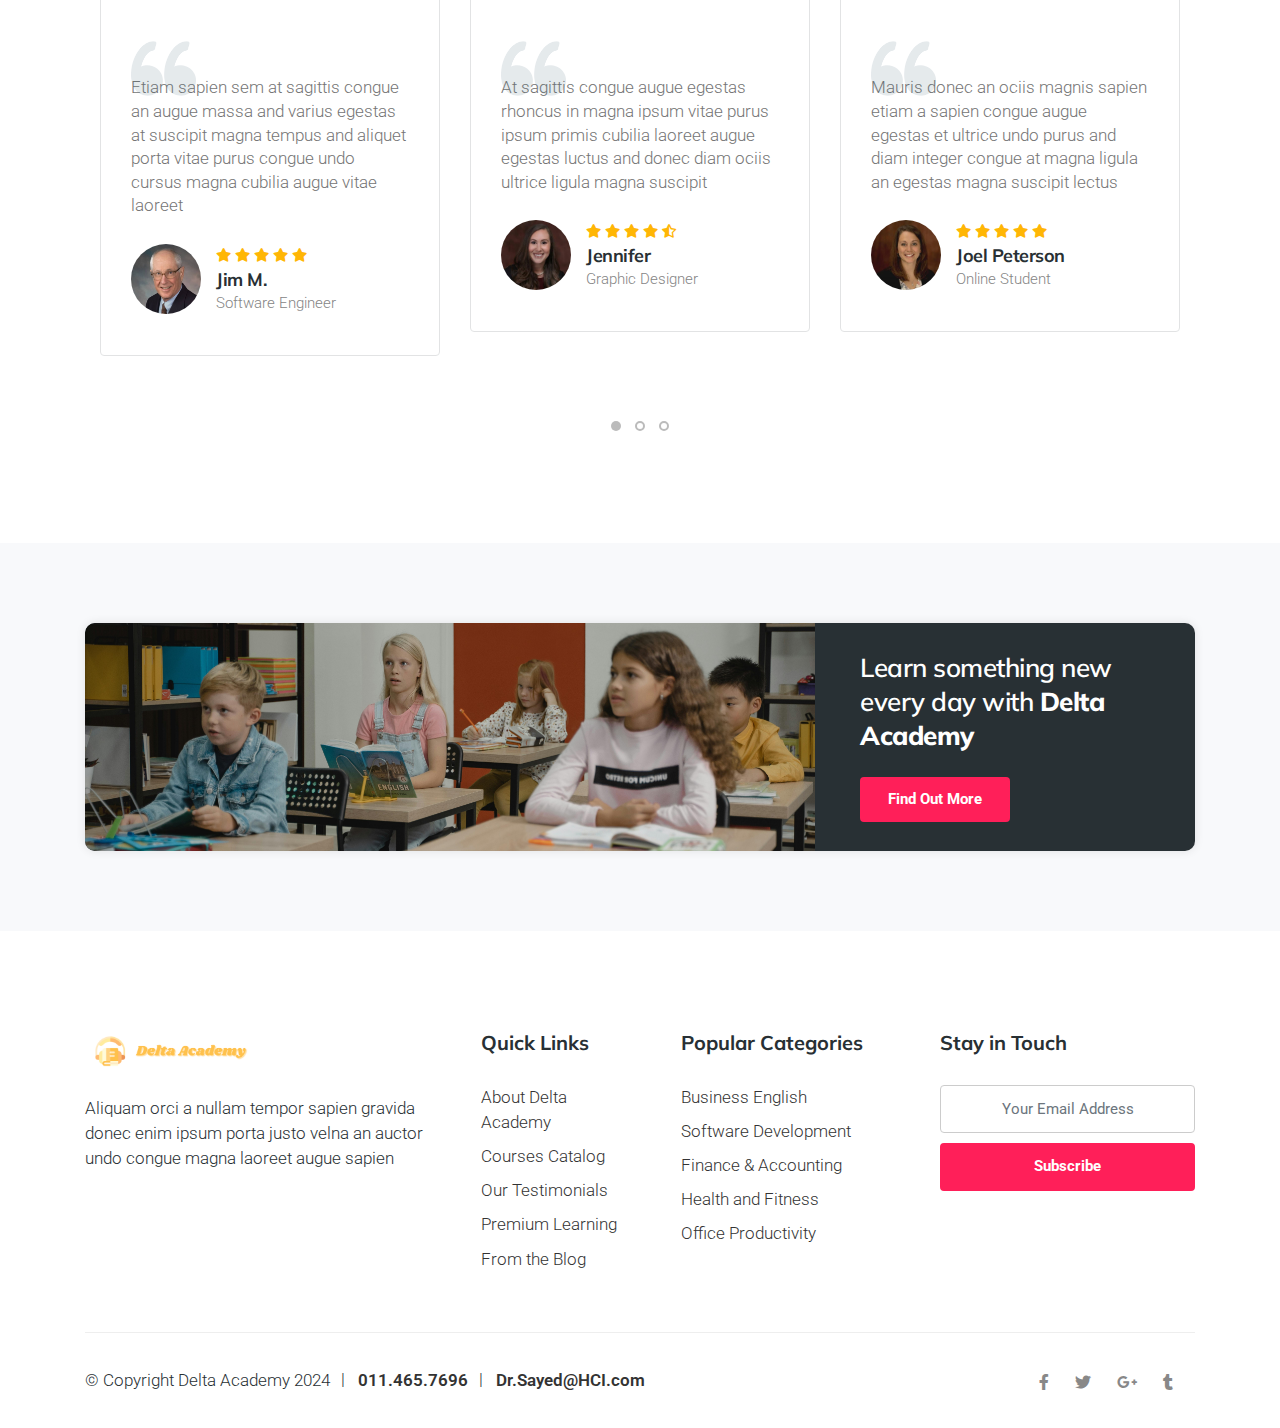
<file: categories-list.html>
<!DOCTYPE html>
<html lang="en">
  <head>
    <meta charset="utf-8" />
    <meta http-equiv="X-UA-Compatible" content="IE=edge" />
    <meta name="author" content="Kandil" />
    <meta
      name="description"
      content="Delta Academy - Education & Courses Project"
    />
    <meta
      name="keywords"
      content="Courses, Education, Learning, Online Education, Study"
    />
    <meta name="viewport" content="width=device-width, initial-scale=1.0" />

    <!-- SITE TITLE -->
    <title>Delta Academy - Education & Courses Project</title>

    <!-- FAVICON AND TOUCH ICONS  -->
    <link rel="shortcut icon" href="images/favicon.ico" type="image/x-icon" />
    <link rel="icon" href="images/favicon.ico" type="image/x-icon" />
    <link
      rel="apple-touch-icon"
      sizes="152x152"
      href="images/apple-touch-icon-152x152.png"
    />
    <link
      rel="apple-touch-icon"
      sizes="120x120"
      href="images/apple-touch-icon-120x120.png"
    />
    <link
      rel="apple-touch-icon"
      sizes="76x76"
      href="images/apple-touch-icon-76x76.png"
    />
    <link rel="apple-touch-icon" href="images/apple-touch-icon.png" />
    <link rel="icon" href="images/apple-touch-icon.png" type="image/x-icon" />

    <!-- GOOGLE FONTS -->
    <link
      href="https://fonts.googleapis.com/css?family=Roboto:300,400,500,700&display=swap"
      rel="stylesheet"
    />
    <link
      href="https://fonts.googleapis.com/css?family=Muli:400,600,700,800,900&display=swap"
      rel="stylesheet"
    />

    <!-- BOOTSTRAP CSS -->
    <link href="css/bootstrap.min.css" rel="stylesheet" />

    <!-- FONT ICONS -->
    <link
      href="https://use.fontawesome.com/releases/v5.11.0/css/all.css"
      rel="stylesheet"
      crossorigin="anonymous"
    />
    <link href="css/flaticon.css" rel="stylesheet" />

    <!-- PLUGINS STYLESHEET -->
    <link href="css/menu.css" rel="stylesheet" />
    <link
      id="effect"
      href="css/dropdown-effects/fade-down.css"
      media="all"
      rel="stylesheet"
    />
    <link href="css/magnific-popup.css" rel="stylesheet" />
    <link href="css/flexslider.css" rel="stylesheet" />
    <link href="css/owl.carousel.min.css" rel="stylesheet" />
    <link href="css/owl.theme.default.min.css" rel="stylesheet" />

    <!-- ON SCROLL ANIMATION -->
    <link href="css/animate.css" rel="stylesheet" />

    <!-- TEMPLATE CSS -->
    <link href="css/style.css" rel="stylesheet" />

    <!-- RESPONSIVE CSS -->
    <link href="css/responsive.css" rel="stylesheet" />
  </head>

  <body>
    <!-- PRELOADER SPINNER
		============================================= -->
    <div id="loader-wrapper">
      <div id="loading">
        <div id="loading-center">
          <div class="cssload-loading"><i></i><i></i><i></i><i></i></div>
        </div>
      </div>
    </div>

    <!-- PAGE CONTENT
		============================================= -->
    <div id="page" class="page">
      <!-- HEADER
			============================================= -->
      <header id="header" class="header white-menu navbar-dark">
        <div class="header-wrapper">
          <!-- MOBILE HEADER -->
          <div class="wsmobileheader clearfix">
            <a id="wsnavtoggle" class="wsanimated-arrow"><span></span></a>
            <span class="smllogo smllogo-black"
              ><img
                src="images/logo.png"
                width="172"
                height="40"
                alt="mobile-logo"
            /></span>
            <span class="smllogo smllogo-white"
              ><img
                src="images/logo-white.png"
                width="172"
                height="40"
                alt="mobile-logo"
            /></span>
          </div>

          <!-- NAVIGATION MENU -->
          <div class="wsmainfull menu clearfix">
            <div class="wsmainwp clearfix">
              <!-- LOGO IMAGE -->
              <!-- For Retina Ready displays take a image with double the amount of pixels that your image will be displayed (e.g 344 x 80 pixels) -->
              <div class="desktoplogo">
                <a href="index.html" class="logo-black"
                  ><img
                    src="images/logo.png"
                    width="172"
                    height="40"
                    alt="header-logo"
                /></a>
              </div>
              <div class="desktoplogo">
                <a href="index.html" class="logo-white"
                  ><img
                    src="images/logo-white.png"
                    width="172"
                    height="40"
                    alt="header-logo"
                /></a>
              </div>

              <!-- MAIN MENU -->
              <nav class="wsmenu clearfix">
                <ul class="wsmenu-list">
                  <!-- SIMPLE NAVIGATION LINK -->
                  <li class="nl-simple" aria-haspopup="true">
                    <a href="about.html">About</a>
                  </li>

                  <!-- DROPDOWN MENU -->
                  <li aria-haspopup="true">
                    <a href="#">Pages <span class="wsarrow"></span></a>
                    <div class="wsmegamenu clearfix halfmenu">
                      <div class="container-fluid">
                        <div class="row">
                          <!-- Links -->
                          <ul
                            class="col-lg-6 col-md-12 col-xs-12 link-list left-link-list"
                          >
                            <li><a href="about.html">About Us Page</a></li>
                            <li>
                              <a href="categories-list.html"
                                >Categories Listing</a
                              >
                            </li>
                            <li>
                              <a href="category-details.html"
                                >Category Details</a
                              >
                            </li>
                            <li>
                              <a href="courses-list.html">Courses Listing</a>
                            </li>
                            <li>
                              <a href="course-details.html">Course Details</a>
                            </li>
                            <li>
                              <a href="teachers-list.html">Teachers Listing</a>
                            </li>
                            <li>
                              <a href="teacher-profile.html">Teacher Profile</a>
                            </li>
                          </ul>

                          <!-- Links -->
                          <ul class="col-lg-6 col-md-12 col-xs-12 link-list">
                            <li>
                              <a href="become-a-teacher.html"
                                >Become A Teacher</a
                              >
                            </li>
                            <li>
                              <a href="pricing.html">Pricing Plans Page</a>
                            </li>
                            <li><a href="reviews.html">Reviews Page</a></li>
                            <li><a href="faqs.html">FAQs Page</a></li>
                            <li>
                              <a href="blog-listing.html">Blog Listing</a>
                            </li>
                            <li><a href="single-post.html">Single Post</a></li>
                            <li><a href="contacts.html">Contacts Page</a></li>
                          </ul>
                        </div>
                      </div>
                    </div>
                  </li>
                  <!-- END DROPDOWN MENU -->

                  <!-- DROPDOWN MENU -->
                  <li aria-haspopup="true">
                    <a href="#">Categories <span class="wsarrow"></span></a>
                    <ul class="sub-menu">
                      <li aria-haspopup="true">
                        <a href="courses-list.html">Development</a>
                      </li>
                      <li aria-haspopup="true">
                        <a href="courses-list.html">Finance & Accounting</a>
                      </li>
                      <li aria-haspopup="true">
                        <a href="courses-list.html">IT & Software</a>
                      </li>
                      <li aria-haspopup="true">
                        <a href="courses-list.html">Office Productivity</a>
                      </li>
                      <li aria-haspopup="true">
                        <a href="courses-list.html">Photography</a>
                      </li>
                      <li aria-haspopup="true">
                        <a href="courses-list.html">Math & Science</a>
                      </li>
                      <li aria-haspopup="true">
                        <a href="courses-list.html">Languages</a>
                      </li>
                      <li aria-haspopup="true">
                        <a href="courses-list.html">Marketing</a>
                      </li>
                      <li aria-haspopup="true">
                        <a href="courses-list.html">Health & Fitness</a>
                      </li>
                    </ul>
                  </li>
                  <!-- END DROPDOWN MENU -->

                  <!-- MEGAMENU -->
                  <li aria-haspopup="true">
                    <a href="#">Mega Menu <span class="wsarrow"></span></a>
                    <div class="wsmegamenu clearfix">
                      <div class="container">
                        <div class="row">
                          <!-- MEGAMENU QUICK LINKS -->
                          <div class="col-md-12 col-lg-3">
                            <!-- Title -->
                            <h3 class="title">Top 5 Online Courses:</h3>

                            <ul class="link-list clearfix">
                              <li><a href="#">English for Tourism</a></li>
                              <li>
                                <a href="#"
                                  >Python Programming - Working with Lists and
                                  Files</a
                                >
                              </li>
                              <li>
                                <a href="#"
                                  >Computer Networking - Wired and Wireless
                                  Networks</a
                                >
                              </li>
                              <li>
                                <a href="#"
                                  >Marketing Management - Capturing Marketing
                                  Insights</a
                                >
                              </li>
                              <li>
                                <a href="#"
                                  >iOS App Development: Data Persistence with
                                  Core Data</a
                                >
                              </li>
                            </ul>
                          </div>
                          <!-- END MEGAMENU QUICK LINKS -->

                          <!-- MEGAMENU FEATURED NEWS -->
                          <div class="col-md-12 col-lg-5">
                            <!-- Title -->
                            <h3 class="title">Featured News:</h3>

                            <!-- Image -->
                            <div class="fluid-width-video-wrapper mb-15">
                              <img
                                src="images/blog/featured-news.jpg"
                                alt="featured-news"
                              />
                            </div>

                            <!-- Text -->
                            <h5 class="h5-md">
                              <a href="single-post.html"
                                >Study smart and save time with these 5 tips
                              </a>
                            </h5>
                            <p class="wsmwnutxt">
                              Porta semper lacus cursus, feugiat primis ultrice
                              in ligula risus auctor tempus feugiat dolor
                              impedit magna...
                            </p>
                          </div>
                          <!-- END MEGAMENU FEATURED NEWS -->

                          <!-- MEGAMENU LATEST NEWS -->
                          <div class="col-md-12 col-lg-4">
                            <!-- Title -->
                            <h3 class="title">Latest News:</h3>

                            <!-- Latest News -->
                            <ul class="latest-news">
                              <!-- Post #1 -->
                              <li class="clearfix d-flex align-items-center">
                                <!-- Image -->
                                <img
                                  class="img-fluid"
                                  src="images/blog/latest-post-1.jpg"
                                  alt="blog-post-preview"
                                />

                                <!-- Text -->
                                <div class="post-summary">
                                  <a href="single-post.html"
                                    >Etiam sapien risus ante auctor tempus an
                                    accumsan...</a
                                  >
                                  <p>18 hours ago</p>
                                </div>
                              </li>

                              <!-- Post #2 -->
                              <li class="clearfix d-flex align-items-center">
                                <!-- Image -->
                                <img
                                  class="img-fluid"
                                  src="images/blog/latest-post-2.jpg"
                                  alt="blog-post-preview"
                                />

                                <!-- Text -->
                                <div class="post-summary">
                                  <a href="single-post.html"
                                    >Blandit tempor sapien ipsum, porta risus
                                    auctor justo...
                                  </a>
                                  <p>Feb 17, 2024</p>
                                </div>
                              </li>

                              <!-- Post #3 -->
                              <li class="clearfix d-flex align-items-center">
                                <!-- Image -->
                                <img
                                  class="img-fluid"
                                  src="images/blog/latest-post-3.jpg"
                                  alt="blog-post-preview"
                                />

                                <!-- Text -->
                                <div class="post-summary">
                                  <a href="single-post.html"
                                    >Cursus risus an auctor risus laoreet undo
                                    auctor varius...</a
                                  >
                                  <p>Feb 07, 2024</p>
                                </div>
                              </li>
                            </ul>
                          </div>
                          <!-- END MEGAMENU LATEST NEWS -->
                        </div>
                        <!-- End row -->
                      </div>
                      <!-- End container -->
                    </div>
                    <!-- End wsmegamenu -->
                  </li>
                  <!-- END MEGAMENU -->

                  <!-- SIMPLE NAVIGATION LINK -->
                  <li class="nl-simple" aria-haspopup="true">
                    <a href="blog-listing.html">Blog</a>
                  </li>

                  <!-- SIMPLE NAVIGATION LINK -->
                  <li class="nl-simple" aria-haspopup="true">
                    <a href="contacts.html">Contacts</a>
                  </li>

                  <!-- DROPDOWN MENU 
						          	<li aria-haspopup="true">
						          		<a href="#" class="lang-select">
							          		<img src="images/icons/flags/uk.png" alt="flag-icon" /> En <span class="wsarrow"></span>
							          	</a>
	            						<ul class="sub-menu last-sub-menu">
						           			<li aria-haspopup="true"><a href="#"><img src="images/icons/flags/germany.png" alt="flag-icon" /> Deutch</a></li>
						           			<li aria-haspopup="true"><a href="#"><img src="images/icons/flags/spain.png" alt="flag-icon" /> Español</a></li>
						           			<li aria-haspopup="true"><a href="#"><img src="images/icons/flags/france.png" alt="flag-icon" /> Français</a></li>
						              		<li aria-haspopup="true"><a href="#"><img src="images/icons/flags/italy.png" alt="flag-icon" /> Italiano</a></li>
						              		<li aria-haspopup="true"><a href="#"><img src="images/icons/flags/russia.png" alt="flag-icon" /> Русский</a></li>
						              		<li aria-haspopup="true"><a href="#"><img src="images/icons/flags/china.png" alt="flag-icon" /> 简体中文</a></li>
						           		</ul>
								    </li> -->

                  <!-- HEADER BUTTON -->
                  <li class="nl-simple" aria-haspopup="true">
                    <a
                      href="pricing.html"
                      class="btn btn-rose tra-black-hover last-link"
                      >Get Started</a
                    >
                  </li>
                </ul>
              </nav>
              <!-- END MAIN MENU -->
            </div>
          </div>
          <!-- END NAVIGATION MENU -->
        </div>
        <!-- End header-wrapper -->
      </header>
      <!-- END HEADER -->

      <!-- INNER PAGE WRAPPER
			============================================= -->
      <div class="inner-page-wrapper">
        <!-- BREADCRUMB
				============================================= -->
        <div id="breadcrumb" class="division">
          <div class="container">
            <div class="row">
              <!-- BREADCRUMB NAV -->
              <div class="col-md-12">
                <nav aria-label="breadcrumb">
                  <ol class="breadcrumb">
                    <li class="breadcrumb-item">
                      <a href="index.html">Home</a>
                    </li>
                    <li class="breadcrumb-item active" aria-current="page">
                      Course Categories
                    </li>
                  </ol>
                </nav>
              </div>
            </div>
            <!-- End row -->
          </div>
          <!-- End container -->
        </div>
        <!-- END BREADCRUMB -->

        <!-- PAGE HERO
				============================================= -->
        <section class="bg-05 page-hero-section division">
          <div class="container">
            <div class="row">
              <div class="col-md-12">
                <div class="hero-txt white-color">
                  <!-- Title -->
                  <h3 class="h3-xs">Course Categories</h3>

                  <!-- Share Icons -->
                  <div class="share-list">
                    <ul class="share-social-icons text-center clearfix">
                      <li>
                        <p>
                          <span>3486 courses</span> found in
                          <span>18 categories</span>
                        </p>
                        <p></p>
                      </li>
                      <li>
                        <a href="#" class="share-ico ico-facebook"
                          ><i class="fab fa-facebook-f"></i
                        ></a>
                      </li>
                      <li>
                        <a href="#" class="share-ico ico-twitter"
                          ><i class="fab fa-twitter"></i
                        ></a>
                      </li>
                      <li>
                        <a
                          href="mailto:yourdomain@mail.com"
                          class="share-ico ico-mail"
                          ><i class="far fa-envelope"></i
                        ></a>
                      </li>
                      <li>
                        <a href="#" class="share-ico ico-bookmark"
                          ><i class="far fa-bookmark"></i> 54.2k</a
                        >
                      </li>
                    </ul>
                  </div>

                  <!-- Text -->
                  <p>
                    <span>164,714 students</span> are learning online on Delta
                    Academy
                  </p>
                </div>
              </div>
              <!-- END PAGE HERO TEXT -->
            </div>
            <!-- End row -->
          </div>
          <!-- End container -->
        </section>
        <!-- END PAGE HERO -->

        <!-- CATEGORIES-2
				============================================= -->
        <section id="categories-2" class="wide-70 categories-section division">
          <div class="container">
            <div class="row">
              <!-- CATEGORIE BOX #1 -->
              <div class="col-sm-6 col-lg-3 col-xl-2">
                <a href="category-details.html">
                  <div class="c2-box text-center">
                    <!-- Icon -->
                    <img
                      class="img-70"
                      src="images/icons/browser-3.png"
                      alt="category-icon"
                    />

                    <!-- Text -->
                    <h5 class="h5-sm">Development</h5>
                    <p>36 Courses</p>
                  </div>
                </a>
              </div>
              <!-- END CATEGORIE BOX #1 -->

              <!-- CATEGORIE BOX #2 -->
              <div class="col-sm-6 col-lg-3 col-xl-2">
                <a href="category-details.html">
                  <div class="c2-box text-center">
                    <!-- Icon -->
                    <img
                      class="img-70"
                      src="images/icons/piggy-bank.png"
                      alt="category-icon"
                    />

                    <!-- Text -->
                    <h5 class="h5-sm">Finance</h5>
                    <p>28 Courses</p>
                  </div>
                </a>
              </div>
              <!-- END CATEGORIE BOX #2 -->

              <!-- CATEGORIE BOX #3 -->
              <div class="col-sm-6 col-lg-3 col-xl-2">
                <a href="category-details.html">
                  <div class="c2-box text-center">
                    <!-- Icon -->
                    <img
                      class="img-70"
                      src="images/icons/microchip.png"
                      alt="category-icon"
                    />

                    <!-- Text -->
                    <h5 class="h5-sm">IT & Software</h5>
                    <p>54 Courses</p>
                  </div>
                </a>
              </div>
              <!-- END CATEGORIE BOX #3 -->

              <!-- CATEGORIE BOX #4 -->
              <div class="col-sm-6 col-lg-3 col-xl-2">
                <a href="category-details.html">
                  <div class="c2-box text-center">
                    <!-- Icon -->
                    <img
                      class="img-70"
                      src="images/icons/network.png"
                      alt="category-icon"
                    />

                    <!-- Text -->
                    <h5 class="h5-sm">Networking</h5>
                    <p>59 Courses</p>
                  </div>
                </a>
              </div>
              <!-- END CATEGORIE BOX #4 -->

              <!-- CATEGORIE BOX #5 -->
              <div class="col-sm-6 col-lg-3 col-xl-2">
                <a href="category-details.html">
                  <div class="c2-box text-center">
                    <!-- Icon -->
                    <img
                      class="img-70"
                      src="images/icons/lab.png"
                      alt="category-icon"
                    />

                    <!-- Text -->
                    <h5 class="h5-sm">Sciences</h5>
                    <p>78 Courses</p>
                  </div>
                </a>
              </div>
              <!-- END CATEGORIE BOX #5 -->

              <!-- CATEGORIE BOX #6 -->
              <div class="col-sm-6 col-lg-3 col-xl-2">
                <a href="category-details.html">
                  <div class="c2-box text-center">
                    <!-- Icon -->
                    <img
                      class="img-70"
                      src="images/icons/cash.png"
                      alt="category-icon"
                    />

                    <!-- Text -->
                    <h5 class="h5-sm">Marketing</h5>
                    <p>68 Courses</p>
                  </div>
                </a>
              </div>
              <!-- END CATEGORIE BOX #6 -->

              <!-- CATEGORIE BOX #7 -->
              <div class="col-sm-6 col-lg-3 col-xl-2">
                <a href="category-details.html">
                  <div class="c2-box text-center">
                    <!-- Icon -->
                    <img
                      class="img-70"
                      src="images/icons/encyclopedia.png"
                      alt="category-icon"
                    />

                    <!-- Text -->
                    <h5 class="h5-sm">Languages</h5>
                    <p>103 Courses</p>
                  </div>
                </a>
              </div>
              <!-- END CATEGORIE BOX #7 -->

              <!-- CATEGORIE BOX #8 -->
              <div class="col-sm-6 col-lg-3 col-xl-2">
                <a href="category-details.html">
                  <div class="c2-box text-center">
                    <!-- Icon -->
                    <img
                      class="img-70"
                      src="images/icons/trophy.png"
                      alt="category-icon"
                    />

                    <!-- Text -->
                    <h5 class="h5-sm">Health & Fitness</h5>
                    <p>62 Courses</p>
                  </div>
                </a>
              </div>
              <!-- END CATEGORIE BOX #8 -->

              <!-- CATEGORIE BOX #9 -->
              <div class="col-sm-6 col-lg-3 col-xl-2">
                <a href="category-details.html">
                  <div class="c2-box text-center">
                    <!-- Icon -->
                    <img
                      class="img-70"
                      src="images/icons/palette.png"
                      alt="category-icon"
                    />

                    <!-- Text -->
                    <h5 class="h5-sm">Design & Arts</h5>
                    <p>78 Courses</p>
                  </div>
                </a>
              </div>
              <!-- END CATEGORIE BOX #9 -->

              <!-- CATEGORIE BOX #10 -->
              <div class="col-sm-6 col-lg-3 col-xl-2">
                <a href="category-details.html">
                  <div class="c2-box text-center">
                    <!-- Icon -->
                    <img
                      class="img-70"
                      src="images/icons/settings-1.png"
                      alt="category-icon"
                    />

                    <!-- Text -->
                    <h5 class="h5-sm">Engineering</h5>
                    <p>39 Courses</p>
                  </div>
                </a>
              </div>
              <!-- END CATEGORIE BOX #10 -->

              <!-- CATEGORIE BOX #11 -->
              <div class="col-sm-6 col-lg-3 col-xl-2">
                <a href="category-details.html">
                  <div class="c2-box text-center">
                    <!-- Icon -->
                    <img
                      class="img-70"
                      src="images/icons/photo.png"
                      alt="category-icon"
                    />

                    <!-- Text -->
                    <h5 class="h5-sm">Photography</h5>
                    <p>35 Courses</p>
                  </div>
                </a>
              </div>
              <!-- END CATEGORIE BOX #11 -->

              <!-- CATEGORIE BOX #12 -->
              <div class="col-sm-6 col-lg-3 col-xl-2">
                <a href="category-details.html">
                  <div class="c2-box text-center">
                    <!-- Icon -->
                    <img
                      class="img-70"
                      src="images/icons/education.png"
                      alt="category-icon"
                    />

                    <!-- Text -->
                    <h5 class="h5-sm">Life Science</h5>
                    <p>37 Courses</p>
                  </div>
                </a>
              </div>
              <!-- END CATEGORIE BOX #12 -->

              <!-- CATEGORIE BOX #13 -->
              <div class="col-sm-6 col-lg-3 col-xl-2">
                <a href="category-details.html">
                  <div class="c2-box text-center">
                    <!-- Icon -->
                    <img
                      class="img-70"
                      src="images/icons/calculator-1.png"
                      alt="category-icon"
                    />

                    <!-- Text -->
                    <h5 class="h5-sm">Mathematics</h5>
                    <p>94 Courses</p>
                  </div>
                </a>
              </div>
              <!-- END CATEGORIE BOX #13 -->

              <!-- CATEGORIE BOX #14 -->
              <div class="col-sm-6 col-lg-3 col-xl-2">
                <a href="category-details.html">
                  <div class="c2-box text-center">
                    <!-- Icon -->
                    <img
                      class="img-70"
                      src="images/icons/abc-1.png"
                      alt="category-icon"
                    />

                    <!-- Text -->
                    <h5 class="h5-sm">Teaching</h5>
                    <p>80 Courses</p>
                  </div>
                </a>
              </div>
              <!-- END CATEGORIE BOX #14 -->

              <!-- CATEGORIE BOX #15 -->
              <div class="col-sm-6 col-lg-3 col-xl-2">
                <a href="category-details.html">
                  <div class="c2-box text-center">
                    <!-- Icon -->
                    <img
                      class="img-70"
                      src="images/icons/headphone.png"
                      alt="category-icon"
                    />

                    <!-- Text -->
                    <h5 class="h5-sm">Music</h5>
                    <p>148 Courses</p>
                  </div>
                </a>
              </div>
              <!-- END CATEGORIE BOX #15 -->

              <!-- CATEGORIE BOX #16 -->
              <div class="col-sm-6 col-lg-3 col-xl-2">
                <a href="category-details.html">
                  <div class="c2-box text-center">
                    <!-- Icon -->
                    <img
                      class="img-70"
                      src="images/icons/paper.png"
                      alt="category-icon"
                    />

                    <!-- Text -->
                    <h5 class="h5-sm">Journalism</h5>
                    <p>136 Courses</p>
                  </div>
                </a>
              </div>
              <!-- END CATEGORIE BOX #16 -->

              <!-- CATEGORIE BOX #17 -->
              <div class="col-sm-6 col-lg-3 col-xl-2">
                <a href="category-details.html">
                  <div class="c2-box text-center">
                    <!-- Icon -->
                    <img
                      class="img-70"
                      src="images/icons/money.png"
                      alt="category-icon"
                    />

                    <!-- Text -->
                    <h5 class="h5-sm">Skilled Trades</h5>
                    <p>59 Courses</p>
                  </div>
                </a>
              </div>
              <!-- END CATEGORIE BOX #17 -->

              <!-- CATEGORIE BOX #18 -->
              <div class="col-sm-6 col-lg-3 col-xl-2">
                <a href="category-details.html">
                  <div class="c2-box text-center">
                    <!-- Icon -->
                    <img
                      class="img-70"
                      src="images/icons/school-1.png"
                      alt="category-icon"
                    />

                    <!-- Text -->
                    <h5 class="h5-sm">Real Estate</h5>
                    <p>63 Courses</p>
                  </div>
                </a>
              </div>
              <!-- END CATEGORIE BOX #18 -->
            </div>
            <!-- End row -->
          </div>
          <!-- End container -->
        </section>
        <!-- End CATEGORIES-2 -->

        <!-- ABOUT-4
				============================================= -->
        <section
          id="about-4"
          class="bg-lightgrey wide-70 about-section division"
        >
          <div class="container">
            <!-- ABOUT TEXT -->
            <div class="row">
              <div class="col-xl-10 offset-xl-1">
                <div class="a4-txt">
                  <!-- Title -->
                  <h5 class="h5-xl text-center">
                    Our goal is to make online education work for everyone
                  </h5>

                  <!-- Text -->
                  <p>
                    Sagittis congue augue egestas volutpat egestas magna
                    suscipit egestas magna ipsum vitae purus efficitur ipsum
                    primis and cubilia laoreet augue egestas luctus donec diam.
                    Curabitur ac dapibus libero mauris donec ociis and neque.
                    Phasellus blandit tristique justo ut aliquam. Aliquam vitae
                    molestie nunc sapien justo, aliquet non molestie augue
                    tempor sapien
                  </p>
                </div>
              </div>
            </div>
            <!-- END ABOUT TEXT -->

            <!-- ABOUT IMAGE -->
            <div class="row">
              <div class="col-md-12">
                <div class="img-block">
                  <img
                    class="img-fluid"
                    src="images/image-03.jpg"
                    alt="about-image"
                  />
                </div>
              </div>
            </div>

            <!-- ABOUT BOXES -->
            <div class="a4-boxes">
              <div class="row d-flex align-items-center">
                <!-- BOX #1 -->
                <div class="col-md-4">
                  <div class="abox-4 icon-sm">
                    <!-- Icon -->
                    <span class="flaticon-004-computer"></span>

                    <!-- Text -->
                    <div class="abox-4-txt">
                      <h5 class="h5-lg">Trusted Content</h5>
                      <p class="grey-color">
                        Congue augue egestas magna volutpat dictum suscipit
                        ipsum egestas magna vitae purus
                      </p>
                    </div>
                  </div>
                </div>
                <!-- END BOX #1 -->

                <!-- BOX #2 -->
                <div class="col-md-4">
                  <div class="abox-4 icon-sm">
                    <!-- Icon -->
                    <span class="flaticon-028-learning-1"></span>

                    <!-- Text -->
                    <div class="abox-4-txt">
                      <h5 class="h5-lg">Certified Teachers</h5>
                      <p class="grey-color">
                        Congue augue egestas magna volutpat dictum suscipit
                        ipsum egestas magna vitae purus
                      </p>
                    </div>
                  </div>
                </div>
                <!-- END BOX #2 -->

                <!-- BOX #3 -->
                <div class="col-md-4">
                  <div class="abox-4 icon-sm">
                    <!-- Icon -->
                    <span class="flaticon-032-tablet"></span>

                    <!-- Text -->
                    <div class="abox-4-txt">
                      <h5 class="h5-lg">Lifetime Access</h5>
                      <p class="grey-color">
                        Congue augue egestas magna volutpat dictum suscipit
                        ipsum egestas magna vitae purus
                      </p>
                    </div>
                  </div>
                </div>
                <!-- END BOX #3 -->
              </div>
              <!-- End row -->
            </div>
            <!-- END ABOUT BOXES -->
          </div>
          <!-- End container -->
        </section>
        <!-- End ABOUT-4 -->

        <!-- PRICING-2
				============================================= -->
        <section id="pricing-2" class="bg-03 wide-60 pricing-section division">
          <div class="container">
            <div class="row d-flex align-items-center">
              <!-- PRICING TEXT -->
              <div class="col-lg-7">
                <div class="pricing-txt pc-25 white-color mb-40">
                  <!-- Title -->
                  <h3 class="h3-lg">
                    Go Delta Academy Premium. Transform your life through online
                    education.
                  </h3>

                  <!-- List -->
                  <ul class="txt-list mt-25">
                    <li>
                      Sagittis congue augue egestas volutpat egestas magna
                      suscipit egestas magna ipsum vitae purus efficitur ipsum
                      primis and cubilia laoreet
                    </li>

                    <li>
                      Integer congue magna 1,000 free courses pretium ligula at
                      rutrum risus luctus dolor auctor ipsum blandit purus.
                      Curabitur ac dapibus libero mauris donec ociis and neque.
                      Blandit non molestie sapien tristique justo ut aliquam
                    </li>

                    <li>
                      Feugiat 50% off ligula risus auctor egestas an augue mauri
                      viverra tortor in iaculis placerat eugiat mauris ipsum in
                      viverra tortor and gravida
                    </li>
                  </ul>
                </div>
              </div>
              <!-- END PRICING TEXT -->

              <!-- PRICE PLAN PREMIUM -->
              <div class="col-lg-5">
                <div class="pricing-table">
                  <!-- Plan Price  -->
                  <div class="pricing-plan text-center">
                    <img
                      class="img-75"
                      src="images/crown.png"
                      alt="price-icon"
                    />
                    <h5 class="h5-md">Premium Monthly</h5>
                    <p class="grey-color">
                      For just $11.99 per month, you get:
                    </p>
                  </div>

                  <!-- Pricing Plan Features -->
                  <ul class="features">
                    <li>
                      Exclusive Monthly Discounts
                      <span><i class="fas fa-check"></i></span>
                    </li>
                    <li>
                      Your Discounts Never Expire
                      <span><i class="fas fa-check"></i></span>
                    </li>
                    <li>
                      Up To 50% Off Your Certification
                      <span><i class="fas fa-check"></i></span>
                    </li>
                    <li>
                      High Resolution Videos
                      <span><i class="fas fa-check"></i></span>
                    </li>
                    <li>
                      Offline Viewing <span><i class="fas fa-check"></i></span>
                    </li>
                    <li>
                      Uninterrupted Ad-Free Learning
                      <span><i class="fas fa-check"></i></span>
                    </li>
                    <li>
                      24/7 Premium Support
                      <span><i class="fas fa-check"></i></span>
                    </li>
                  </ul>

                  <!-- Pricing Table Button -->
                  <div class="pricing-plan-btn text-center">
                    <a href="#" class="btn btn-rose tra-black-hover"
                      >Go Premium</a
                    >
                  </div>
                </div>
              </div>
              <!-- END PRICE PLAN PREMIUM -->
            </div>
            <!-- End row -->
          </div>
          <!-- End container -->
        </section>
        <!-- END PRICING-2 -->

        <!-- TESTIMONIALS-1
				============================================= -->
        <section id="reviews-1" class="wide-100 reviews-section division">
          <div class="container">
            <!-- SECTION TITLE -->
            <div class="row">
              <div class="col-md-12">
                <div class="section-title mb-60">
                  <!-- Title 	-->
                  <h3 class="h3-sm">What Our Students Say</h3>

                  <!-- Text -->
                  <p class="p-md">
                    Aliquam a augue suscipit, luctus neque purus ipsum neque
                    dolor primis libero tempus, blandit posuere and ligula
                    varius magna a porta
                  </p>

                  <!-- Button -->
                  <div class="title-btn">
                    <a href="reviews.html" class="btn btn-tra-grey rose-hover"
                      >Read All Reviews</a
                    >
                  </div>
                </div>
              </div>
            </div>

            <!-- TESTIMONIALS CONTENT -->
            <div class="row">
              <div class="col-md-12">
                <div class="owl-carousel owl-theme reviews-holder">
                  <!-- TESTIMONIAL #1 -->
                  <div class="review-1">
                    <!-- Quote Icon -->
                    <div class="quote-ico">
                      <img src="images/left-quote.png" alt="quote-image" />
                    </div>

                    <!-- Testimonial Text -->
                    <p>
                      Etiam sapien sem at sagittis congue an augue massa and
                      varius egestas at suscipit magna tempus and aliquet porta
                      vitae purus congue undo cursus magna cubilia augue vitae
                      laoreet
                    </p>

                    <!-- Author Data -->
                    <div class="review-1-author d-flex align-items-center">
                      <!-- Author Avatar -->
                      <div class="author-avatar">
                        <img
                          class="img-fluid"
                          src="images/review-author-1.jpg"
                          alt="review-author-avatar"
                        />
                      </div>

                      <!-- Testimonial Author -->
                      <div class="review-author">
                        <!-- Rating -->
                        <div class="tst-rating">
                          <i class="fas fa-star"></i>
                          <i class="fas fa-star"></i>
                          <i class="fas fa-star"></i>
                          <i class="fas fa-star"></i>
                          <i class="fas fa-star"></i>
                        </div>

                        <h5 class="h5-xs">Jim M.</h5>
                        <span>Software Engineer</span>
                      </div>
                    </div>
                  </div>
                  <!--END  TESTIMONIAL #1 -->

                  <!-- TESTIMONIAL #2 -->
                  <div class="review-1">
                    <!-- Quote Icon -->
                    <div class="quote-ico">
                      <img src="images/left-quote.png" alt="quote-image" />
                    </div>

                    <!-- Testimonial Text -->
                    <p>
                      At sagittis congue augue egestas rhoncus in magna ipsum
                      vitae purus ipsum primis cubilia laoreet augue egestas
                      luctus and donec diam ociis ultrice ligula magna suscipit
                    </p>

                    <!-- Author Data -->
                    <div class="review-1-author d-flex align-items-center">
                      <!-- Author Avatar -->
                      <div class="author-avatar">
                        <img
                          class="img-fluid"
                          src="images/review-author-2.jpg"
                          alt="review-author-avatar"
                        />
                      </div>

                      <!-- Testimonial Author -->
                      <div class="review-author">
                        <!-- Rating -->
                        <div class="tst-rating">
                          <i class="fas fa-star"></i>
                          <i class="fas fa-star"></i>
                          <i class="fas fa-star"></i>
                          <i class="fas fa-star"></i>
                          <i class="fas fa-star-half-alt"></i>
                        </div>

                        <h5 class="h5-xs">Jennifer</h5>
                        <span>Graphic Designer</span>
                      </div>
                    </div>
                  </div>
                  <!-- END TESTIMONIAL #2 -->

                  <!-- TESTIMONIAL #3 -->
                  <div class="review-1">
                    <!-- Quote Icon -->
                    <div class="quote-ico">
                      <img src="images/left-quote.png" alt="quote-image" />
                    </div>

                    <!-- Testimonial Text -->
                    <p>
                      Mauris donec an ociis magnis sapien etiam a sapien congue
                      augue egestas et ultrice undo purus and diam integer
                      congue at magna ligula an egestas magna suscipit lectus
                    </p>

                    <!-- Author Data -->
                    <div class="review-1-author d-flex align-items-center">
                      <!-- Author Avatar -->
                      <div class="author-avatar">
                        <img
                          class="img-fluid"
                          src="images/review-author-3.jpg"
                          alt="review-author-avatar"
                        />
                      </div>

                      <!-- Testimonial Author -->
                      <div class="review-author">
                        <!-- Rating -->
                        <div class="tst-rating">
                          <i class="fas fa-star"></i>
                          <i class="fas fa-star"></i>
                          <i class="fas fa-star"></i>
                          <i class="fas fa-star"></i>
                          <i class="fas fa-star"></i>
                        </div>

                        <h5 class="h5-xs">Joel Peterson</h5>
                        <span>Online Student</span>
                      </div>
                    </div>
                  </div>
                  <!-- END TESTIMONIAL #3 -->

                  <!-- TESTIMONIAL #4 -->
                  <div class="review-1">
                    <!-- Quote Icon -->
                    <div class="quote-ico">
                      <img src="images/left-quote.png" alt="quote-image" />
                    </div>

                    <!-- Testimonial Text -->
                    <p>
                      Sapien etiam sapien congue pretium augue purus and ligula
                      lectus aenean magna mauris lectus laoreet tempor and
                      egestas magna vitae laoreet
                    </p>

                    <!-- Author Data -->
                    <div class="review-1-author d-flex align-items-center">
                      <!-- Author Avatar -->
                      <div class="author-avatar">
                        <img
                          class="img-fluid"
                          src="images/review-author-4.jpg"
                          alt="review-author-avatar"
                        />
                      </div>

                      <!-- Testimonial Author -->
                      <div class="review-author">
                        <!-- Rating -->
                        <div class="tst-rating">
                          <i class="fas fa-star"></i>
                          <i class="fas fa-star"></i>
                          <i class="fas fa-star"></i>
                          <i class="fas fa-star"></i>
                        </div>

                        <h5 class="h5-xs">Michael Deal</h5>
                        <span>UX Designer</span>
                      </div>
                    </div>
                  </div>
                  <!-- END TESTIMONIAL #4 -->

                  <!-- TESTIMONIAL #5 -->
                  <div class="review-1">
                    <!-- Quote Icon -->
                    <div class="quote-ico">
                      <img src="images/left-quote.png" alt="quote-image" />
                    </div>

                    <!-- Testimonial Text -->
                    <p>
                      An augue cubilia laoreet and magna suscipit egestas magna
                      ipsum purus ipsum primis and augue ultrice ligula egestas
                      suscipit lectus gestas integer congue a lectus porta
                      elementum
                    </p>

                    <!-- Author Data -->
                    <div class="review-1-author d-flex align-items-center">
                      <!-- Author Avatar -->
                      <div class="author-avatar">
                        <img
                          class="img-fluid"
                          src="images/review-author-5.jpg"
                          alt="review-author-avatar"
                        />
                      </div>

                      <!-- Testimonial Author -->
                      <div class="review-author">
                        <!-- Rating -->
                        <div class="tst-rating">
                          <i class="fas fa-star"></i>
                          <i class="fas fa-star"></i>
                          <i class="fas fa-star"></i>
                          <i class="fas fa-star"></i>
                          <i class="fas fa-star-half-alt"></i>
                        </div>

                        <h5 class="h5-xs">Mark Paterson</h5>
                        <span>Networking Student</span>
                      </div>
                    </div>
                  </div>
                  <!-- END TESTIMONIAL #5 -->

                  <!-- TESTIMONIAL #6 -->
                  <div class="review-1">
                    <!-- Quote Icon -->
                    <div class="quote-ico">
                      <img src="images/left-quote.png" alt="quote-image" />
                    </div>

                    <!-- Testimonial Text -->
                    <p>
                      An augue cubilia laoreet undo magna a suscipit egestas
                      magna and ipsum ligula vitae purus and ipsum primis in
                      cubilia mollis risus lectus rutrum
                    </p>

                    <!-- Author Data -->
                    <div class="review-1-author d-flex align-items-center">
                      <!-- Author Avatar -->
                      <div class="author-avatar">
                        <img
                          class="img-fluid"
                          src="images/review-author-6.jpg"
                          alt="review-author-avatar"
                        />
                      </div>

                      <!-- Testimonial Author -->
                      <div class="review-author">
                        <!-- Rating -->
                        <div class="tst-rating">
                          <i class="fas fa-star"></i>
                          <i class="fas fa-star"></i>
                          <i class="fas fa-star"></i>
                          <i class="fas fa-star"></i>
                        </div>

                        <h5 class="h5-xs">David L.</h5>
                        <span>WordPress Student</span>
                      </div>
                    </div>
                  </div>
                  <!-- END TESTIMONIAL #6 -->

                  <!-- TESTIMONIAL #7 -->
                  <div class="review-1">
                    <!-- Quote Icon -->
                    <div class="quote-ico">
                      <img src="images/left-quote.png" alt="quote-image" />
                    </div>

                    <!-- Testimonial Text -->
                    <p>
                      Augue egestas volutpat and egestas an augue purus cubilia
                      laoreet magna suscipit luctus and dolor blandit vitae
                      purus diam tempus aliquet porta at rutrum placerat gestas
                      egestas
                    </p>

                    <!-- Author Data -->
                    <div class="review-1-author d-flex align-items-center">
                      <!-- Author Avatar -->
                      <div class="author-avatar">
                        <img
                          class="img-fluid"
                          src="images/review-author-7.jpg"
                          alt="review-author-avatar"
                        />
                      </div>

                      <!-- Testimonial Author -->
                      <div class="review-author">
                        <!-- Rating -->
                        <div class="tst-rating">
                          <i class="fas fa-star"></i>
                          <i class="fas fa-star"></i>
                          <i class="fas fa-star"></i>
                          <i class="fas fa-star"></i>
                          <i class="fas fa-star"></i>
                        </div>

                        <h5 class="h5-xs">Aaron Wall</h5>
                        <span>Online Student</span>
                      </div>
                    </div>
                  </div>
                  <!-- END TESTIMONIAL #7 -->

                  <!-- TESTIMONIAL #8 -->
                  <div class="review-1">
                    <!-- Quote Icon -->
                    <div class="quote-ico">
                      <img src="images/left-quote.png" alt="quote-image" />
                    </div>

                    <!-- Testimonial Text -->
                    <p>
                      Augue egestas volutpat and egestas augue in cubilia vitae
                      laoreet a magna suscipit luctus at dolor blandit purus
                      diam tempus elementum massa
                    </p>

                    <!-- Author Data -->
                    <div class="review-1-author d-flex align-items-center">
                      <!-- Author Avatar -->
                      <div class="author-avatar">
                        <img
                          class="img-fluid"
                          src="images/review-author-8.jpg"
                          alt="review-author-avatar"
                        />
                      </div>

                      <!-- Testimonial Author -->
                      <div class="review-author">
                        <!-- Rating -->
                        <div class="tst-rating">
                          <i class="fas fa-star"></i>
                          <i class="fas fa-star"></i>
                          <i class="fas fa-star"></i>
                          <i class="fas fa-star"></i>
                        </div>

                        <h5 class="h5-xs">Andre Wisdom</h5>
                        <span>PHP Student</span>
                      </div>
                    </div>
                  </div>
                  <!-- END TESTIMONIAL #8 -->
                </div>
              </div>
            </div>
            <!-- END TESTIMONIALS CONTENT -->
          </div>
          <!-- End container -->
        </section>
        <!-- END TESTIMONIALS-1 -->

        <!-- BANNER-3
				============================================= -->
        <section
          id="banner-3"
          class="bg-lightgrey bg-map banner-section division"
        >
          <div class="container">
            <div class="banner-3-holder bg-lightdark">
              <div class="row d-flex align-items-center">
                <!-- BANNER IMAGE -->
                <div class="col-lg-8">
                  <div class="banner-3-img">
                    <img
                      class="img-fluid"
                      src="images/banner-3-img.jpg"
                      alt="banner-image"
                    />
                  </div>
                </div>
                <!-- END BANNER IMAGE -->

                <!-- BANNER TEXT -->
                <div class="col-lg-4">
                  <div class="banner-3-txt white-color">
                    <!-- Title -->
                    <h4 class="h4-xs">
                      Learn something new every day with
                      <span>Delta Academy</span>
                    </h4>

                    <!-- Button -->
                    <a
                      href="courses-list.html"
                      class="btn btn-rose tra-white-hover"
                      >Find Out More</a
                    >
                  </div>
                </div>
                <!-- END BANNER TEXT -->
              </div>
              <!-- End row -->
            </div>
            <!-- End banner-3-holder -->
          </div>
          <!-- End container -->
        </section>
        <!-- END BANNER-3 -->

        <!-- FOOTER-2
				============================================= -->
        <footer id="footer-2" class="footer division">
          <div class="container">
            <!-- FOOTER CONTENT -->
            <div class="row">
              <!-- FOOTER INFO -->
              <div class="col-md-5 col-lg-5 col-xl-4">
                <div class="footer-info mb-40">
                  <!-- Footer Logo -->
                  <!-- For Retina Ready displays take a image with double the amount of pixels that your image will be displayed (e.g 344 x 80 pixels) -->
                  <img
                    src="images/logo.png"
                    width="172"
                    height="40"
                    alt="footer-logo"
                  />

                  <!-- Text -->
                  <p>
                    Aliquam orci a nullam tempor sapien gravida donec enim ipsum
                    porta justo velna an auctor undo congue magna laoreet augue
                    sapien
                  </p>
                </div>
              </div>

              <!-- FOOTER PRODUCTS LINKS -->
              <div class="col-md-3 col-lg-3 col-xl-2">
                <div class="footer-links mb-40">
                  <!-- Title -->
                  <h5 class="h5-md">Quick Links</h5>

                  <!-- Footer Links -->
                  <ul class="foo-links clearfix">
                    <li><a href="about.html">About Delta Academy</a></li>
                    <li><a href="categories-list.html">Courses Catalog</a></li>
                    <li><a href="reviews.html">Our Testimonials</a></li>
                    <li><a href="pricing.html">Premium Learning</a></li>
                    <li><a href="blog-listing.html">From the Blog</a></li>
                  </ul>
                </div>
              </div>

              <!-- FOOTER COMPANY LINKS -->
              <div class="col-md-4 col-lg-4 col-xl-3">
                <div class="footer-links mb-40">
                  <!-- Title -->
                  <h5 class="h5-md">Popular Categories</h5>

                  <!-- Footer Links -->
                  <ul class="clearfix">
                    <li><a href="#">Business English</a></li>
                    <li><a href="#">Software Development</a></li>
                    <li><a href="#">Finance & Accounting</a></li>
                    <li><a href="#">Health and Fitness</a></li>
                    <li><a href="#">Office Productivity</a></li>
                  </ul>
                </div>
              </div>

              <!-- FOOTER NEWSLETTER FORM -->
              <div class="col-md-7 col-xl-3">
                <div class="footer-form mb-20">
                  <!-- Title -->
                  <h5 class="h5-md">Stay in Touch</h5>

                  <!-- Newsletter Form Input -->
                  <form class="newsletter-form">
                    <div class="input-group">
                      <input
                        type="email"
                        autocomplete="off"
                        class="form-control"
                        placeholder="Your Email Address"
                        required
                        id="s-email"
                      />
                      <span class="input-group-btn">
                        <button type="submit" class="btn btn-rose black-hover">
                          Subscribe
                        </button>
                      </span>
                    </div>

                    <!-- Newsletter Form Notification -->
                    <label for="s-email" class="form-notification"></label>
                  </form>
                </div>
              </div>
              <!-- END FOOTER NEWSLETTER FORM -->
            </div>
            <!-- END FOOTER CONTENT -->

            <!-- BOTTOM FOOTER -->
            <div class="bottom-footer">
              <div class="row">
                <!-- FOOTER COPYRIGHT -->
                <div class="col-lg-8">
                  <ul class="bottom-footer-list">
                    <li><p>&copy; Copyright Delta Academy 2024</p></li>
                    <li>
                      <p><a href="tel:123456789">011.465.7696</a></p>
                    </li>
                    <li>
                      <p class="last-li">
                        <a href="mailto:yourdomain@mail.com"
                          >Dr.Sayed@HCI.com</a
                        >
                      </p>
                    </li>
                  </ul>
                </div>

                <!-- FOOTER SOCIALS LINKS -->
                <div class="col-lg-4 text-right">
                  <ul class="foo-socials text-center clearfix">
                    <li>
                      <a href="#" class="ico-facebook"
                        ><i class="fab fa-facebook-f"></i
                      ></a>
                    </li>
                    <li>
                      <a href="#" class="ico-twitter"
                        ><i class="fab fa-twitter"></i
                      ></a>
                    </li>
                    <li>
                      <a href="#" class="ico-google-plus"
                        ><i class="fab fa-google-plus-g"></i
                      ></a>
                    </li>
                    <li>
                      <a href="#" class="ico-tumblr"
                        ><i class="fab fa-tumblr"></i
                      ></a>
                    </li>

                    <!--
										<li><a href="#" class="ico-behance"><i class="fab fa-behance"></i></a></li>	
										<li><a href="#" class="ico-dribbble"><i class="fab fa-dribbble"></i></a></li>									
										<li><a href="#" class="ico-instagram"><i class="fab fa-instagram"></i></a></li>	
										<li><a href="#" class="ico-linkedin"><i class="fab fa-linkedin-in"></i></a></li>
										<li><a href="#" class="ico-pinterest"><i class="fab fa-pinterest-p"></i></a></li>								
										<li><a href="#" class="ico-youtube"><i class="fab fa-youtube"></i></a></li>										
										<li><a href="#" class="ico-vk"><i class="fab fa-vk"></i></a></li>
										<li><a href="#" class="ico-yelp"><i class="fab fa-yelp"></i></a></li>
										<li><a href="#" class="ico-yahoo"><i class="fab fa-yahoo"></i></a></li>
									    -->
                  </ul>
                </div>
              </div>
            </div>
            <!-- END BOTTOM FOOTER -->
          </div>
          <!-- End container -->
        </footer>
        <!-- END FOOTER-2 -->
      </div>
      <!-- END INNER PAGE WRAPPER -->
    </div>
    <!-- END PAGE CONTENT -->

    <!-- EXTERNAL SCRIPTS
		============================================= -->
    <script src="js/jquery-3.3.1.min.js"></script>
    <script src="js/bootstrap.min.js"></script>
    <script src="js/modernizr.custom.js"></script>
    <script src="js/jquery.easing.js"></script>
    <script src="js/jquery.appear.js"></script>
    <script src="js/menu.js"></script>
    <script src="js/materialize.js"></script>
    <script src="js/jquery.scrollto.js"></script>
    <script src="js/jquery.countdown.min.js"></script>
    <script src="js/imagesloaded.pkgd.min.js"></script>
    <script src="js/isotope.pkgd.min.js"></script>
    <script src="js/jquery.flexslider.js"></script>
    <script src="js/owl.carousel.min.js"></script>
    <script src="js/jquery.magnific-popup.min.js"></script>
    <script src="js/register-form.js"></script>
    <script src="js/comment-form.js"></script>
    <script src="js/jquery.validate.min.js"></script>
    <script src="js/jquery.ajaxchimp.min.js"></script>

    <!-- Custom Script -->
    <script src="js/custom.js"></script>

    <!-- HTML5 shim, for IE6-8 support of HTML5 elements. All other JS at the end of file. -->
    <!-- [if lt IE 9]>
			<script src="js/html5shiv.js" type="text/javascript"></script>
			<script src="js/respond.min.js" type="text/javascript"></script>
		<![endif] -->

    <!-- Google Analytics: Change UA-XXXXX-X to be your site's ID. Go to http://www.google.com/analytics/ for more information. -->
    <!--
		<script>
			window.ga=window.ga||function(){(ga.q=ga.q||[]).push(arguments)};ga.l=+new Date;
			ga('create', 'UA-XXXXX-Y', 'auto');
			ga('send', 'pageview');
		</script>
		<script async src='https://www.google-analytics.com/analytics.js'></script>
		-->
    <!-- End Google Analytics -->
  </body>
</html>
</file>
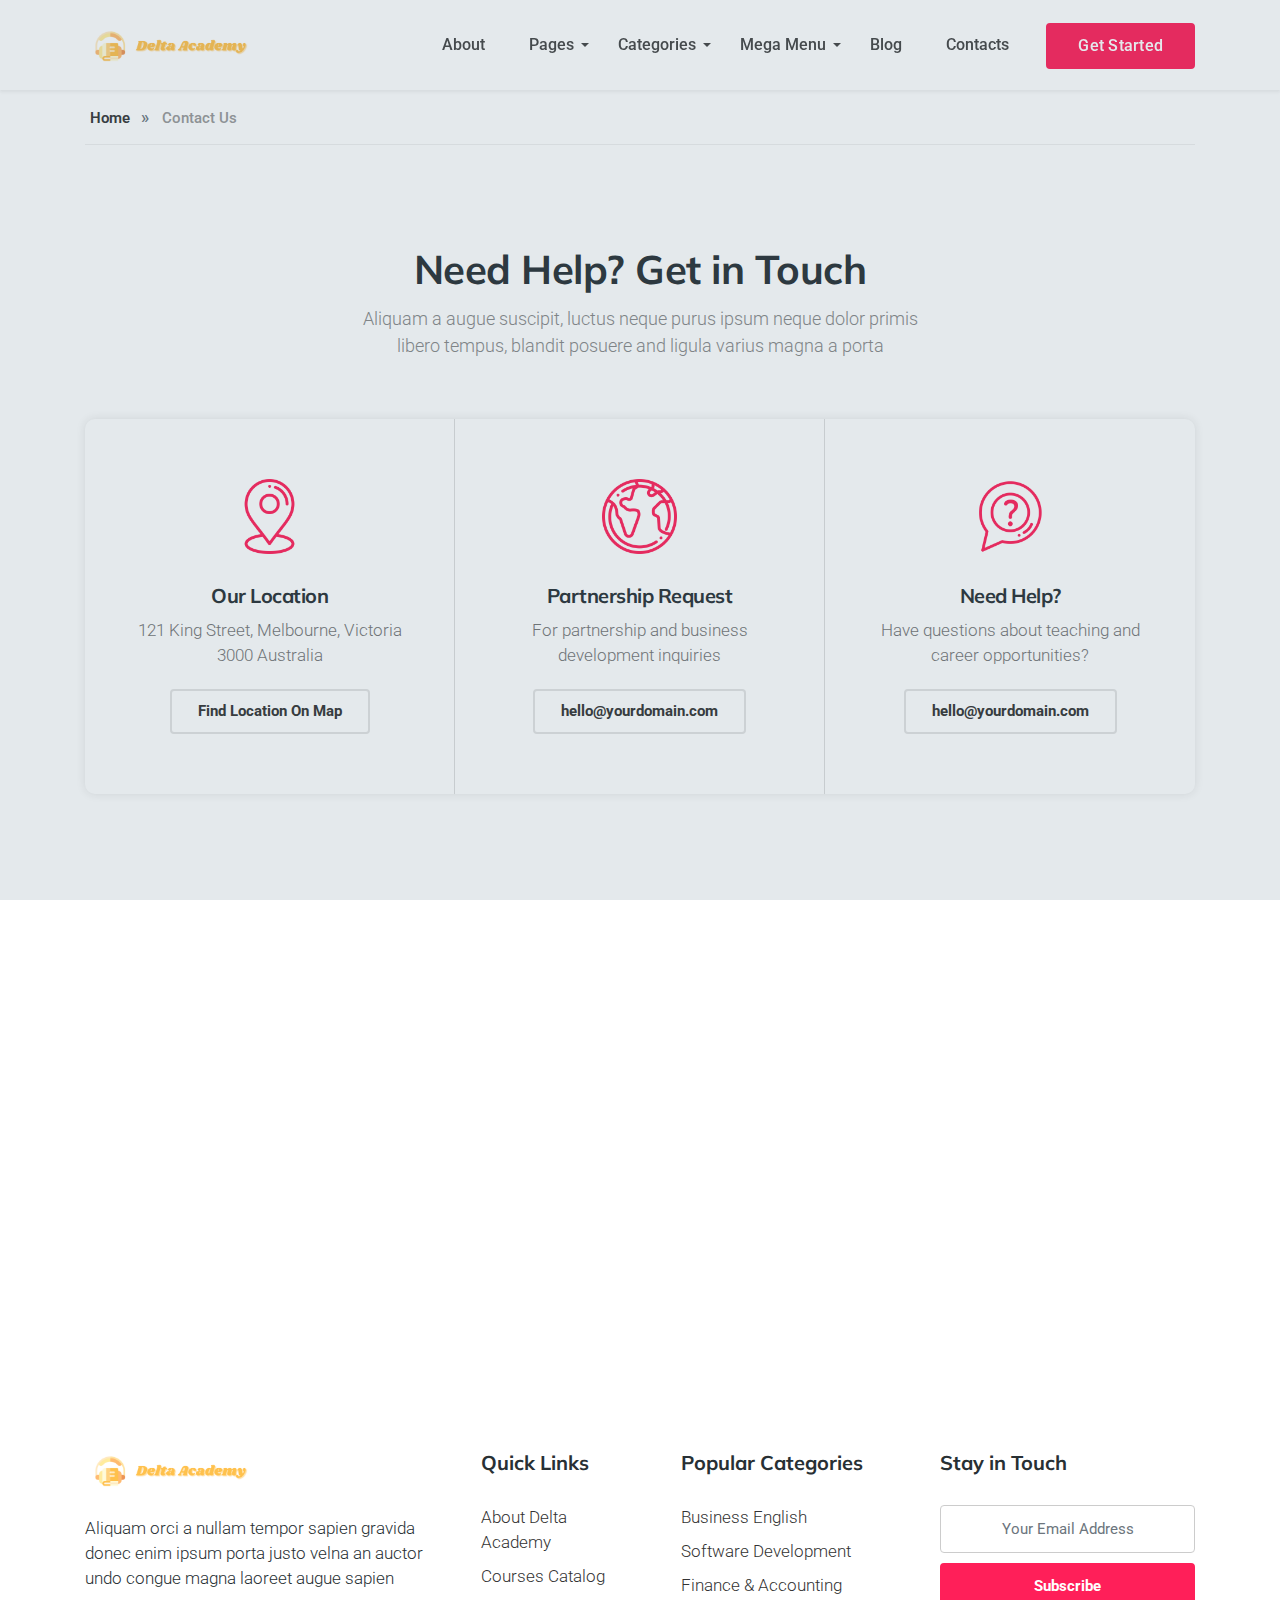
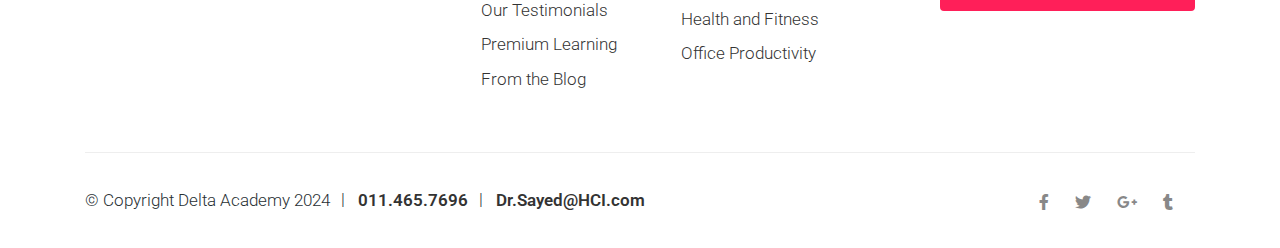
<file: contacts.html>
<!DOCTYPE html>
<html lang="en">
  <head>
    <meta charset="utf-8" />
    <meta http-equiv="X-UA-Compatible" content="IE=edge" />
    <meta name="author" content="Kandil" />
    <meta
      name="description"
      content="Delta Academy - Education & Courses Project"
    />
    <meta
      name="keywords"
      content="Courses, Education, Learning, Online Education, Study"
    />
    <meta name="viewport" content="width=device-width, initial-scale=1.0" />

    <!-- SITE TITLE -->
    <title>Delta Academy - Education & Courses Project</title>

    <!-- FAVICON AND TOUCH ICONS  -->
    <link rel="shortcut icon" href="images/favicon.ico" type="image/x-icon" />
    <link rel="icon" href="images/favicon.ico" type="image/x-icon" />
    <link
      rel="apple-touch-icon"
      sizes="152x152"
      href="images/apple-touch-icon-152x152.png"
    />
    <link
      rel="apple-touch-icon"
      sizes="120x120"
      href="images/apple-touch-icon-120x120.png"
    />
    <link
      rel="apple-touch-icon"
      sizes="76x76"
      href="images/apple-touch-icon-76x76.png"
    />
    <link rel="apple-touch-icon" href="images/apple-touch-icon.png" />
    <link rel="icon" href="images/apple-touch-icon.png" type="image/x-icon" />

    <!-- GOOGLE FONTS -->
    <link
      href="https://fonts.googleapis.com/css?family=Roboto:300,400,500,700&display=swap"
      rel="stylesheet"
    />
    <link
      href="https://fonts.googleapis.com/css?family=Muli:400,600,700,800,900&display=swap"
      rel="stylesheet"
    />

    <!-- BOOTSTRAP CSS -->
    <link href="css/bootstrap.min.css" rel="stylesheet" />

    <!-- FONT ICONS -->
    <link
      href="https://use.fontawesome.com/releases/v5.11.0/css/all.css"
      rel="stylesheet"
      crossorigin="anonymous"
    />
    <link href="css/flaticon.css" rel="stylesheet" />

    <!-- PLUGINS STYLESHEET -->
    <link href="css/menu.css" rel="stylesheet" />
    <link
      id="effect"
      href="css/dropdown-effects/fade-down.css"
      media="all"
      rel="stylesheet"
    />
    <link href="css/magnific-popup.css" rel="stylesheet" />
    <link href="css/flexslider.css" rel="stylesheet" />
    <link href="css/owl.carousel.min.css" rel="stylesheet" />
    <link href="css/owl.theme.default.min.css" rel="stylesheet" />

    <!-- ON SCROLL ANIMATION -->
    <link href="css/animate.css" rel="stylesheet" />

    <!-- TEMPLATE CSS -->
    <link href="css/style.css" rel="stylesheet" />

    <!-- RESPONSIVE CSS -->
    <link href="css/responsive.css" rel="stylesheet" />
  </head>

  <body>
    <!-- PRELOADER SPINNER
		============================================= -->
    <div id="loader-wrapper">
      <div id="loading">
        <div id="loading-center">
          <div class="cssload-loading"><i></i><i></i><i></i><i></i></div>
        </div>
      </div>
    </div>

    <!-- PAGE CONTENT
		============================================= -->
    <div id="page" class="page">
      <!-- HEADER
			============================================= -->
      <header id="header" class="header white-menu navbar-dark">
        <div class="header-wrapper">
          <!-- MOBILE HEADER -->
          <div class="wsmobileheader clearfix">
            <a id="wsnavtoggle" class="wsanimated-arrow"><span></span></a>
            <span class="smllogo smllogo-black"
              ><img
                src="images/logo.png"
                width="172"
                height="40"
                alt="mobile-logo"
            /></span>
            <span class="smllogo smllogo-white"
              ><img
                src="images/logo-white.png"
                width="172"
                height="40"
                alt="mobile-logo"
            /></span>
          </div>

          <!-- NAVIGATION MENU -->
          <div class="wsmainfull menu clearfix">
            <div class="wsmainwp clearfix">
              <!-- LOGO IMAGE -->
              <!-- For Retina Ready displays take a image with double the amount of pixels that your image will be displayed (e.g 344 x 80 pixels) -->
              <div class="desktoplogo">
                <a href="index.html" class="logo-black"
                  ><img
                    src="images/logo.png"
                    width="172"
                    height="40"
                    alt="header-logo"
                /></a>
              </div>
              <div class="desktoplogo">
                <a href="index.html" class="logo-white"
                  ><img
                    src="images/logo-white.png"
                    width="172"
                    height="40"
                    alt="header-logo"
                /></a>
              </div>

              <!-- MAIN MENU -->
              <nav class="wsmenu clearfix">
                <ul class="wsmenu-list">
                  <!-- SIMPLE NAVIGATION LINK -->
                  <li class="nl-simple" aria-haspopup="true">
                    <a href="about.html">About</a>
                  </li>

                  <!-- DROPDOWN MENU -->
                  <li aria-haspopup="true">
                    <a href="#">Pages <span class="wsarrow"></span></a>
                    <div class="wsmegamenu clearfix halfmenu">
                      <div class="container-fluid">
                        <div class="row">
                          <!-- Links -->
                          <ul
                            class="col-lg-6 col-md-12 col-xs-12 link-list left-link-list"
                          >
                            <li><a href="about.html">About Us Page</a></li>
                            <li>
                              <a href="categories-list.html"
                                >Categories Listing</a
                              >
                            </li>
                            <li>
                              <a href="category-details.html"
                                >Category Details</a
                              >
                            </li>
                            <li>
                              <a href="courses-list.html">Courses Listing</a>
                            </li>
                            <li>
                              <a href="course-details.html">Course Details</a>
                            </li>
                            <li>
                              <a href="teachers-list.html">Teachers Listing</a>
                            </li>
                            <li>
                              <a href="teacher-profile.html">Teacher Profile</a>
                            </li>
                          </ul>

                          <!-- Links -->
                          <ul class="col-lg-6 col-md-12 col-xs-12 link-list">
                            <li>
                              <a href="become-a-teacher.html"
                                >Become A Teacher</a
                              >
                            </li>
                            <li>
                              <a href="pricing.html">Pricing Plans Page</a>
                            </li>
                            <li><a href="reviews.html">Reviews Page</a></li>
                            <li><a href="faqs.html">FAQs Page</a></li>
                            <li>
                              <a href="blog-listing.html">Blog Listing</a>
                            </li>
                            <li><a href="single-post.html">Single Post</a></li>
                            <li><a href="contacts.html">Contacts Page</a></li>
                          </ul>
                        </div>
                      </div>
                    </div>
                  </li>
                  <!-- END DROPDOWN MENU -->

                  <!-- DROPDOWN MENU -->
                  <li aria-haspopup="true">
                    <a href="#">Categories <span class="wsarrow"></span></a>
                    <ul class="sub-menu">
                      <li aria-haspopup="true">
                        <a href="courses-list.html">Development</a>
                      </li>
                      <li aria-haspopup="true">
                        <a href="courses-list.html">Finance & Accounting</a>
                      </li>
                      <li aria-haspopup="true">
                        <a href="courses-list.html">IT & Software</a>
                      </li>
                      <li aria-haspopup="true">
                        <a href="courses-list.html">Office Productivity</a>
                      </li>
                      <li aria-haspopup="true">
                        <a href="courses-list.html">Photography</a>
                      </li>
                      <li aria-haspopup="true">
                        <a href="courses-list.html">Math & Science</a>
                      </li>
                      <li aria-haspopup="true">
                        <a href="courses-list.html">Languages</a>
                      </li>
                      <li aria-haspopup="true">
                        <a href="courses-list.html">Marketing</a>
                      </li>
                      <li aria-haspopup="true">
                        <a href="courses-list.html">Health & Fitness</a>
                      </li>
                    </ul>
                  </li>
                  <!-- END DROPDOWN MENU -->

                  <!-- MEGAMENU -->
                  <li aria-haspopup="true">
                    <a href="#">Mega Menu <span class="wsarrow"></span></a>
                    <div class="wsmegamenu clearfix">
                      <div class="container">
                        <div class="row">
                          <!-- MEGAMENU QUICK LINKS -->
                          <div class="col-md-12 col-lg-3">
                            <!-- Title -->
                            <h3 class="title">Top 5 Online Courses:</h3>

                            <ul class="link-list clearfix">
                              <li><a href="#">English for Tourism</a></li>
                              <li>
                                <a href="#"
                                  >Python Programming - Working with Lists and
                                  Files</a
                                >
                              </li>
                              <li>
                                <a href="#"
                                  >Computer Networking - Wired and Wireless
                                  Networks</a
                                >
                              </li>
                              <li>
                                <a href="#"
                                  >Marketing Management - Capturing Marketing
                                  Insights</a
                                >
                              </li>
                              <li>
                                <a href="#"
                                  >iOS App Development: Data Persistence with
                                  Core Data</a
                                >
                              </li>
                            </ul>
                          </div>
                          <!-- END MEGAMENU QUICK LINKS -->

                          <!-- MEGAMENU FEATURED NEWS -->
                          <div class="col-md-12 col-lg-5">
                            <!-- Title -->
                            <h3 class="title">Featured News:</h3>

                            <!-- Image -->
                            <div class="fluid-width-video-wrapper mb-15">
                              <img
                                src="images/blog/featured-news.jpg"
                                alt="featured-news"
                              />
                            </div>

                            <!-- Text -->
                            <h5 class="h5-md">
                              <a href="single-post.html"
                                >Study smart and save time with these 5 tips
                              </a>
                            </h5>
                            <p class="wsmwnutxt">
                              Porta semper lacus cursus, feugiat primis ultrice
                              in ligula risus auctor tempus feugiat dolor
                              impedit magna...
                            </p>
                          </div>
                          <!-- END MEGAMENU FEATURED NEWS -->

                          <!-- MEGAMENU LATEST NEWS -->
                          <div class="col-md-12 col-lg-4">
                            <!-- Title -->
                            <h3 class="title">Latest News:</h3>

                            <!-- Latest News -->
                            <ul class="latest-news">
                              <!-- Post #1 -->
                              <li class="clearfix d-flex align-items-center">
                                <!-- Image -->
                                <img
                                  class="img-fluid"
                                  src="images/blog/latest-post-1.jpg"
                                  alt="blog-post-preview"
                                />

                                <!-- Text -->
                                <div class="post-summary">
                                  <a href="single-post.html"
                                    >Etiam sapien risus ante auctor tempus an
                                    accumsan...</a
                                  >
                                  <p>18 hours ago</p>
                                </div>
                              </li>

                              <!-- Post #2 -->
                              <li class="clearfix d-flex align-items-center">
                                <!-- Image -->
                                <img
                                  class="img-fluid"
                                  src="images/blog/latest-post-2.jpg"
                                  alt="blog-post-preview"
                                />

                                <!-- Text -->
                                <div class="post-summary">
                                  <a href="single-post.html"
                                    >Blandit tempor sapien ipsum, porta risus
                                    auctor justo...
                                  </a>
                                  <p>Feb 17, 2024</p>
                                </div>
                              </li>

                              <!-- Post #3 -->
                              <li class="clearfix d-flex align-items-center">
                                <!-- Image -->
                                <img
                                  class="img-fluid"
                                  src="images/blog/latest-post-3.jpg"
                                  alt="blog-post-preview"
                                />

                                <!-- Text -->
                                <div class="post-summary">
                                  <a href="single-post.html"
                                    >Cursus risus an auctor risus laoreet undo
                                    auctor varius...</a
                                  >
                                  <p>Feb 07, 2024</p>
                                </div>
                              </li>
                            </ul>
                          </div>
                          <!-- END MEGAMENU LATEST NEWS -->
                        </div>
                        <!-- End row -->
                      </div>
                      <!-- End container -->
                    </div>
                    <!-- End wsmegamenu -->
                  </li>
                  <!-- END MEGAMENU -->

                  <!-- SIMPLE NAVIGATION LINK -->
                  <li class="nl-simple" aria-haspopup="true">
                    <a href="blog-listing.html">Blog</a>
                  </li>

                  <!-- SIMPLE NAVIGATION LINK -->
                  <li class="nl-simple" aria-haspopup="true">
                    <a href="contacts.html">Contacts</a>
                  </li>

                  <!-- DROPDOWN MENU 
						          	<li aria-haspopup="true">
						          		<a href="#" class="lang-select">
							          		<img src="images/icons/flags/uk.png" alt="flag-icon" /> En <span class="wsarrow"></span>
							          	</a>
	            						<ul class="sub-menu last-sub-menu">
						           			<li aria-haspopup="true"><a href="#"><img src="images/icons/flags/germany.png" alt="flag-icon" /> Deutch</a></li>
						           			<li aria-haspopup="true"><a href="#"><img src="images/icons/flags/spain.png" alt="flag-icon" /> Español</a></li>
						           			<li aria-haspopup="true"><a href="#"><img src="images/icons/flags/france.png" alt="flag-icon" /> Français</a></li>
						              		<li aria-haspopup="true"><a href="#"><img src="images/icons/flags/italy.png" alt="flag-icon" /> Italiano</a></li>
						              		<li aria-haspopup="true"><a href="#"><img src="images/icons/flags/russia.png" alt="flag-icon" /> Русский</a></li>
						              		<li aria-haspopup="true"><a href="#"><img src="images/icons/flags/china.png" alt="flag-icon" /> 简体中文</a></li>
						           		</ul>
								    </li> -->

                  <!-- HEADER BUTTON -->
                  <li class="nl-simple" aria-haspopup="true">
                    <a
                      href="pricing.html"
                      class="btn btn-rose tra-black-hover last-link"
                      >Get Started</a
                    >
                  </li>
                </ul>
              </nav>
              <!-- END MAIN MENU -->
            </div>
          </div>
          <!-- END NAVIGATION MENU -->
        </div>
        <!-- End header-wrapper -->
      </header>
      <!-- END HEADER -->

      <!-- INNER PAGE WRAPPER
			============================================= -->
      <div class="inner-page-wrapper">
        <!-- BREADCRUMB
				============================================= -->
        <div id="breadcrumb" class="division">
          <div class="container">
            <div class="row">
              <!-- BREADCRUMB NAV -->
              <div class="col-md-12">
                <nav aria-label="breadcrumb">
                  <ol class="breadcrumb">
                    <li class="breadcrumb-item">
                      <a href="index.html">Home</a>
                    </li>
                    <li class="breadcrumb-item active" aria-current="page">
                      Contact Us
                    </li>
                  </ol>
                </nav>
              </div>
            </div>
            <!-- End row -->
          </div>
          <!-- End container -->
        </div>
        <!-- END BREADCRUMB -->

        <!-- CONTACTS-2
				============================================= -->
        <section id="contacts-2" class="wide-100 contacts-section division">
          <div class="container">
            <!-- SECTION TITLE -->
            <div class="row">
              <div class="col-md-12">
                <div class="section-title title-centered mb-60">
                  <!-- Title 	-->
                  <h3 class="h3-sm">Need Help? Get in Touch</h3>

                  <!-- Text -->
                  <p class="p-md">
                    Aliquam a augue suscipit, luctus neque purus ipsum neque
                    dolor primis libero tempus, blandit posuere and ligula
                    varius magna a porta
                  </p>
                </div>
              </div>
            </div>

            <div class="contacts-2-holder">
              <div class="row d-flex align-items-center">
                <!-- CONTACT BOX #1 -->
                <div class="col-lg-4">
                  <div class="contact-box b-right">
                    <!-- Icon -->
                    <img
                      class="img-75"
                      src="images/icons/pin.png"
                      alt="contacts-icon"
                    />

                    <!-- Title -->
                    <h5 class="h5-md">Our Location</h5>

                    <!-- Text -->
                    <p>121 King Street, Melbourne, Victoria 3000 Australia</p>

                    <!-- Button -->
                    <a href="contacts.html" class="btn btn-tra-grey rose-hover"
                      >Find Location On Map</a
                    >
                  </div>
                </div>

                <!-- CONTACT BOX #2 -->
                <div class="col-lg-4">
                  <div class="contact-box b-right">
                    <!-- Icon -->
                    <img
                      class="img-75"
                      src="images/icons/world-map.png"
                      alt="contacts-icon"
                    />

                    <!-- Title -->
                    <h5 class="h5-md">Partnership Request</h5>

                    <!-- Text -->
                    <p>For partnership and business development inquiries</p>

                    <!-- Button -->
                    <a
                      href="mailto:yourdomain@mail.com"
                      class="btn btn-tra-grey rose-hover"
                      >hello@yourdomain.com</a
                    >
                  </div>
                </div>

                <!-- CONTACT BOX #3 -->
                <div class="col-lg-4">
                  <div class="contact-box">
                    <!-- Icon -->
                    <img
                      class="img-75"
                      src="images/icons/request.png"
                      alt="contacts-icon"
                    />

                    <!-- Title -->
                    <h5 class="h5-md">Need Help?</h5>

                    <!-- Text -->
                    <p>
                      Have questions about teaching and career opportunities?
                    </p>

                    <!-- Button -->
                    <a
                      href="mailto:yourdomain@mail.com"
                      class="btn btn-tra-grey rose-hover"
                      >hello@yourdomain.com</a
                    >
                  </div>
                </div>
              </div>
              <!-- End row -->
            </div>
            <!-- End contacts-holder -->
          </div>
          <!-- End container -->
        </section>
        <!-- END CONTACTS-2 -->

        <!-- GOOGLE MAP
				============================================= -->
        <div id="gmap" class="map-section division">
          <div class="container">
            <div class="row">
              <div class="col-md-12">
                <div class="google-map">
                  <!-- Embedded Google Map using an iframe - to select your location find it on Google maps and paste the link as the iframe src. If you want to use the Google Maps API instead then have at it! -->
                  <iframe
                    src="https://www.google.com/maps/embed?pb=!1m18!1m12!1m3!1d3151.838357620288!2d144.95358331497258!3d-37.81725497975171!2m3!1f0!2f0!3f0!3m2!1i1024!2i768!4f13.1!3m3!1m2!1s0x6ad65d4dd5a05d97%3A0x3e64f855a564844d!2zMTIxIEtpbmcgU3QsIE1lbGJvdXJuZSBWSUMgMzAwMCwg0JDQstGB0YLRgNCw0LvQuNGP!5e0!3m2!1sru!2sua!4v1584204664155!5m2!1sru!2sua"
                  ></iframe>
                </div>
              </div>
            </div>
            <!-- End row -->
          </div>
          <!-- End container -->
        </div>
        <!-- END GOOGLE MAP-->

        <!-- FOOTER-2
				============================================= -->
        <footer id="footer-2" class="footer division">
          <div class="container">
            <!-- FOOTER CONTENT -->
            <div class="row">
              <!-- FOOTER INFO -->
              <div class="col-md-5 col-lg-5 col-xl-4">
                <div class="footer-info mb-40">
                  <!-- Footer Logo -->
                  <!-- For Retina Ready displays take a image with double the amount of pixels that your image will be displayed (e.g 344 x 80 pixels) -->
                  <img
                    src="images/logo.png"
                    width="172"
                    height="40"
                    alt="footer-logo"
                  />

                  <!-- Text -->
                  <p>
                    Aliquam orci a nullam tempor sapien gravida donec enim ipsum
                    porta justo velna an auctor undo congue magna laoreet augue
                    sapien
                  </p>
                </div>
              </div>

              <!-- FOOTER PRODUCTS LINKS -->
              <div class="col-md-3 col-lg-3 col-xl-2">
                <div class="footer-links mb-40">
                  <!-- Title -->
                  <h5 class="h5-md">Quick Links</h5>

                  <!-- Footer Links -->
                  <ul class="foo-links clearfix">
                    <li><a href="about.html">About Delta Academy</a></li>
                    <li><a href="categories-list.html">Courses Catalog</a></li>
                    <li><a href="reviews.html">Our Testimonials</a></li>
                    <li><a href="pricing.html">Premium Learning</a></li>
                    <li><a href="blog-listing.html">From the Blog</a></li>
                  </ul>
                </div>
              </div>

              <!-- FOOTER COMPANY LINKS -->
              <div class="col-md-4 col-lg-4 col-xl-3">
                <div class="footer-links mb-40">
                  <!-- Title -->
                  <h5 class="h5-md">Popular Categories</h5>

                  <!-- Footer Links -->
                  <ul class="clearfix">
                    <li><a href="#">Business English</a></li>
                    <li><a href="#">Software Development</a></li>
                    <li><a href="#">Finance & Accounting</a></li>
                    <li><a href="#">Health and Fitness</a></li>
                    <li><a href="#">Office Productivity</a></li>
                  </ul>
                </div>
              </div>

              <!-- FOOTER NEWSLETTER FORM -->
              <div class="col-md-7 col-xl-3">
                <div class="footer-form mb-20">
                  <!-- Title -->
                  <h5 class="h5-md">Stay in Touch</h5>

                  <!-- Newsletter Form Input -->
                  <form class="newsletter-form">
                    <div class="input-group">
                      <input
                        type="email"
                        autocomplete="off"
                        class="form-control"
                        placeholder="Your Email Address"
                        required
                        id="s-email"
                      />
                      <span class="input-group-btn">
                        <button type="submit" class="btn btn-rose black-hover">
                          Subscribe
                        </button>
                      </span>
                    </div>

                    <!-- Newsletter Form Notification -->
                    <label for="s-email" class="form-notification"></label>
                  </form>
                </div>
              </div>
              <!-- END FOOTER NEWSLETTER FORM -->
            </div>
            <!-- END FOOTER CONTENT -->

            <!-- BOTTOM FOOTER -->
            <div class="bottom-footer">
              <div class="row">
                <!-- FOOTER COPYRIGHT -->
                <div class="col-lg-8">
                  <ul class="bottom-footer-list">
                    <li><p>&copy; Copyright Delta Academy 2024</p></li>
                    <li>
                      <p><a href="tel:123456789">011.465.7696</a></p>
                    </li>
                    <li>
                      <p class="last-li">
                        <a href="mailto:yourdomain@mail.com"
                          >Dr.Sayed@HCI.com</a
                        >
                      </p>
                    </li>
                  </ul>
                </div>

                <!-- FOOTER SOCIALS LINKS -->
                <div class="col-lg-4 text-right">
                  <ul class="foo-socials text-center clearfix">
                    <li>
                      <a href="#" class="ico-facebook"
                        ><i class="fab fa-facebook-f"></i
                      ></a>
                    </li>
                    <li>
                      <a href="#" class="ico-twitter"
                        ><i class="fab fa-twitter"></i
                      ></a>
                    </li>
                    <li>
                      <a href="#" class="ico-google-plus"
                        ><i class="fab fa-google-plus-g"></i
                      ></a>
                    </li>
                    <li>
                      <a href="#" class="ico-tumblr"
                        ><i class="fab fa-tumblr"></i
                      ></a>
                    </li>

                    <!--
										<li><a href="#" class="ico-behance"><i class="fab fa-behance"></i></a></li>	
										<li><a href="#" class="ico-dribbble"><i class="fab fa-dribbble"></i></a></li>									
										<li><a href="#" class="ico-instagram"><i class="fab fa-instagram"></i></a></li>	
										<li><a href="#" class="ico-linkedin"><i class="fab fa-linkedin-in"></i></a></li>
										<li><a href="#" class="ico-pinterest"><i class="fab fa-pinterest-p"></i></a></li>								
										<li><a href="#" class="ico-youtube"><i class="fab fa-youtube"></i></a></li>										
										<li><a href="#" class="ico-vk"><i class="fab fa-vk"></i></a></li>
										<li><a href="#" class="ico-yelp"><i class="fab fa-yelp"></i></a></li>
										<li><a href="#" class="ico-yahoo"><i class="fab fa-yahoo"></i></a></li>
									    -->
                  </ul>
                </div>
              </div>
            </div>
            <!-- END BOTTOM FOOTER -->
          </div>
          <!-- End container -->
        </footer>
        <!-- END FOOTER-2 -->
      </div>
      <!-- END INNER PAGE WRAPPER -->
    </div>
    <!-- END PAGE CONTENT -->

    <!-- EXTERNAL SCRIPTS
		============================================= -->
    <script src="js/jquery-3.3.1.min.js"></script>
    <script src="js/bootstrap.min.js"></script>
    <script src="js/modernizr.custom.js"></script>
    <script src="js/jquery.easing.js"></script>
    <script src="js/jquery.appear.js"></script>
    <script src="js/menu.js"></script>
    <script src="js/materialize.js"></script>
    <script src="js/jquery.scrollto.js"></script>
    <script src="js/jquery.countdown.min.js"></script>
    <script src="js/imagesloaded.pkgd.min.js"></script>
    <script src="js/isotope.pkgd.min.js"></script>
    <script src="js/jquery.flexslider.js"></script>
    <script src="js/owl.carousel.min.js"></script>
    <script src="js/jquery.magnific-popup.min.js"></script>
    <script src="js/register-form.js"></script>
    <script src="js/comment-form.js"></script>
    <script src="js/jquery.validate.min.js"></script>
    <script src="js/jquery.ajaxchimp.min.js"></script>

    <!-- Custom Script -->
    <script src="js/custom.js"></script>

    <!-- HTML5 shim, for IE6-8 support of HTML5 elements. All other JS at the end of file. -->
    <!-- [if lt IE 9]>
			<script src="js/html5shiv.js" type="text/javascript"></script>
			<script src="js/respond.min.js" type="text/javascript"></script>
		<![endif] -->

    <!-- Google Analytics: Change UA-XXXXX-X to be your site's ID. Go to http://www.google.com/analytics/ for more information. -->
    <!--
		<script>
			window.ga=window.ga||function(){(ga.q=ga.q||[]).push(arguments)};ga.l=+new Date;
			ga('create', 'UA-XXXXX-Y', 'auto');
			ga('send', 'pageview');
		</script>
		<script async src='https://www.google-analytics.com/analytics.js'></script>
		-->
    <!-- End Google Analytics -->
  </body>
</html>
</file>
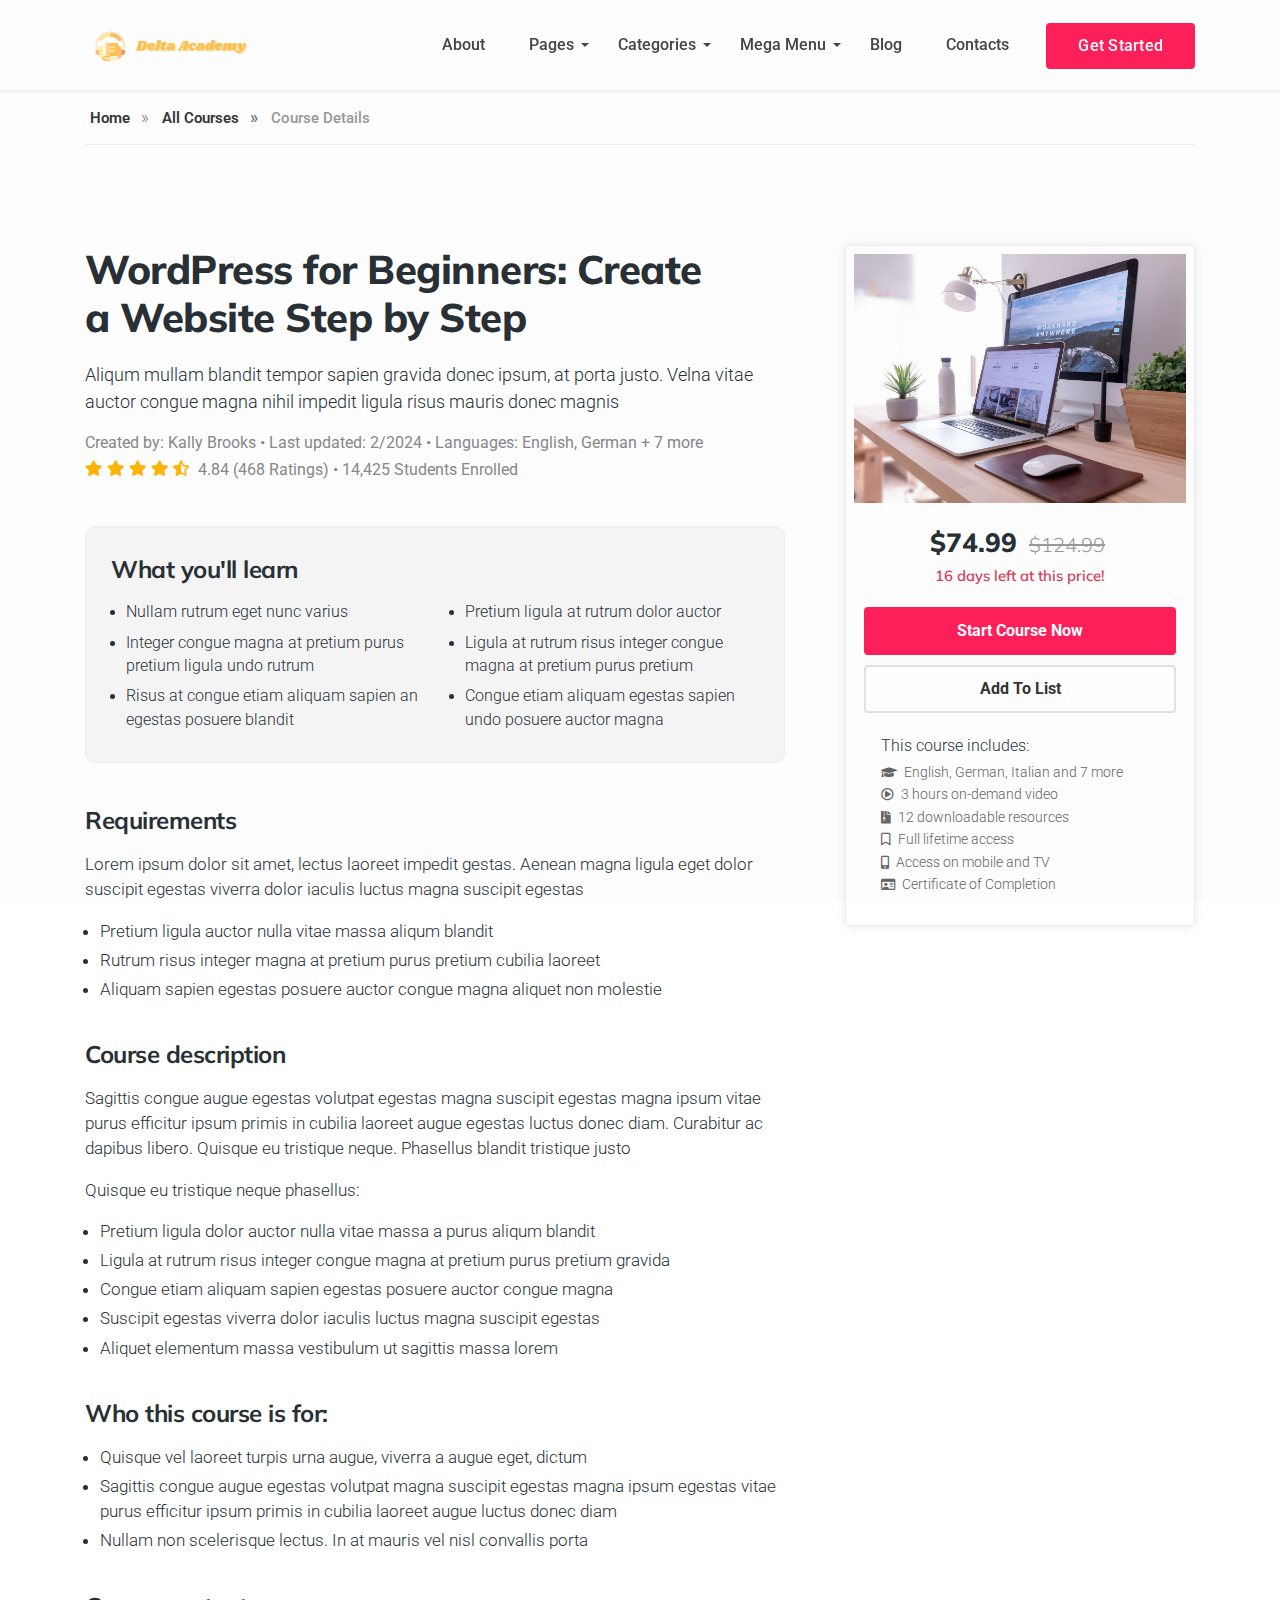
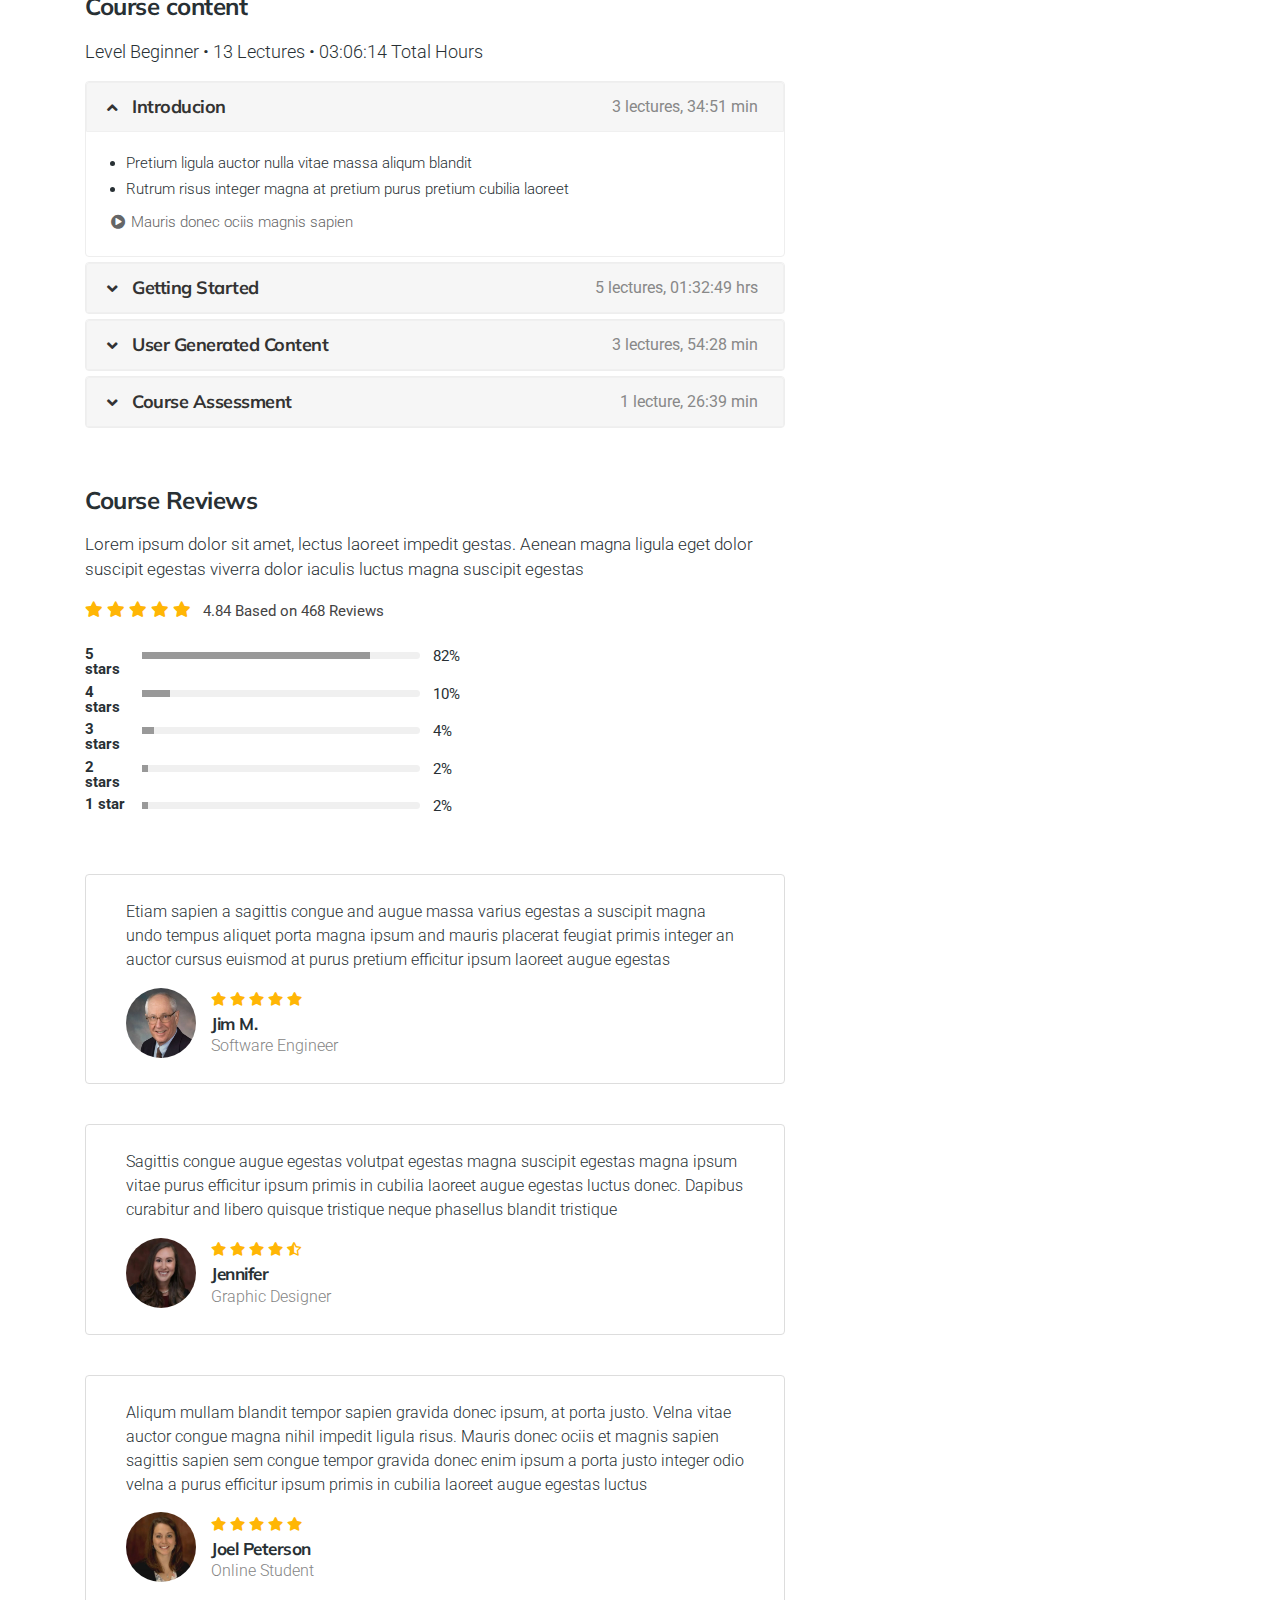
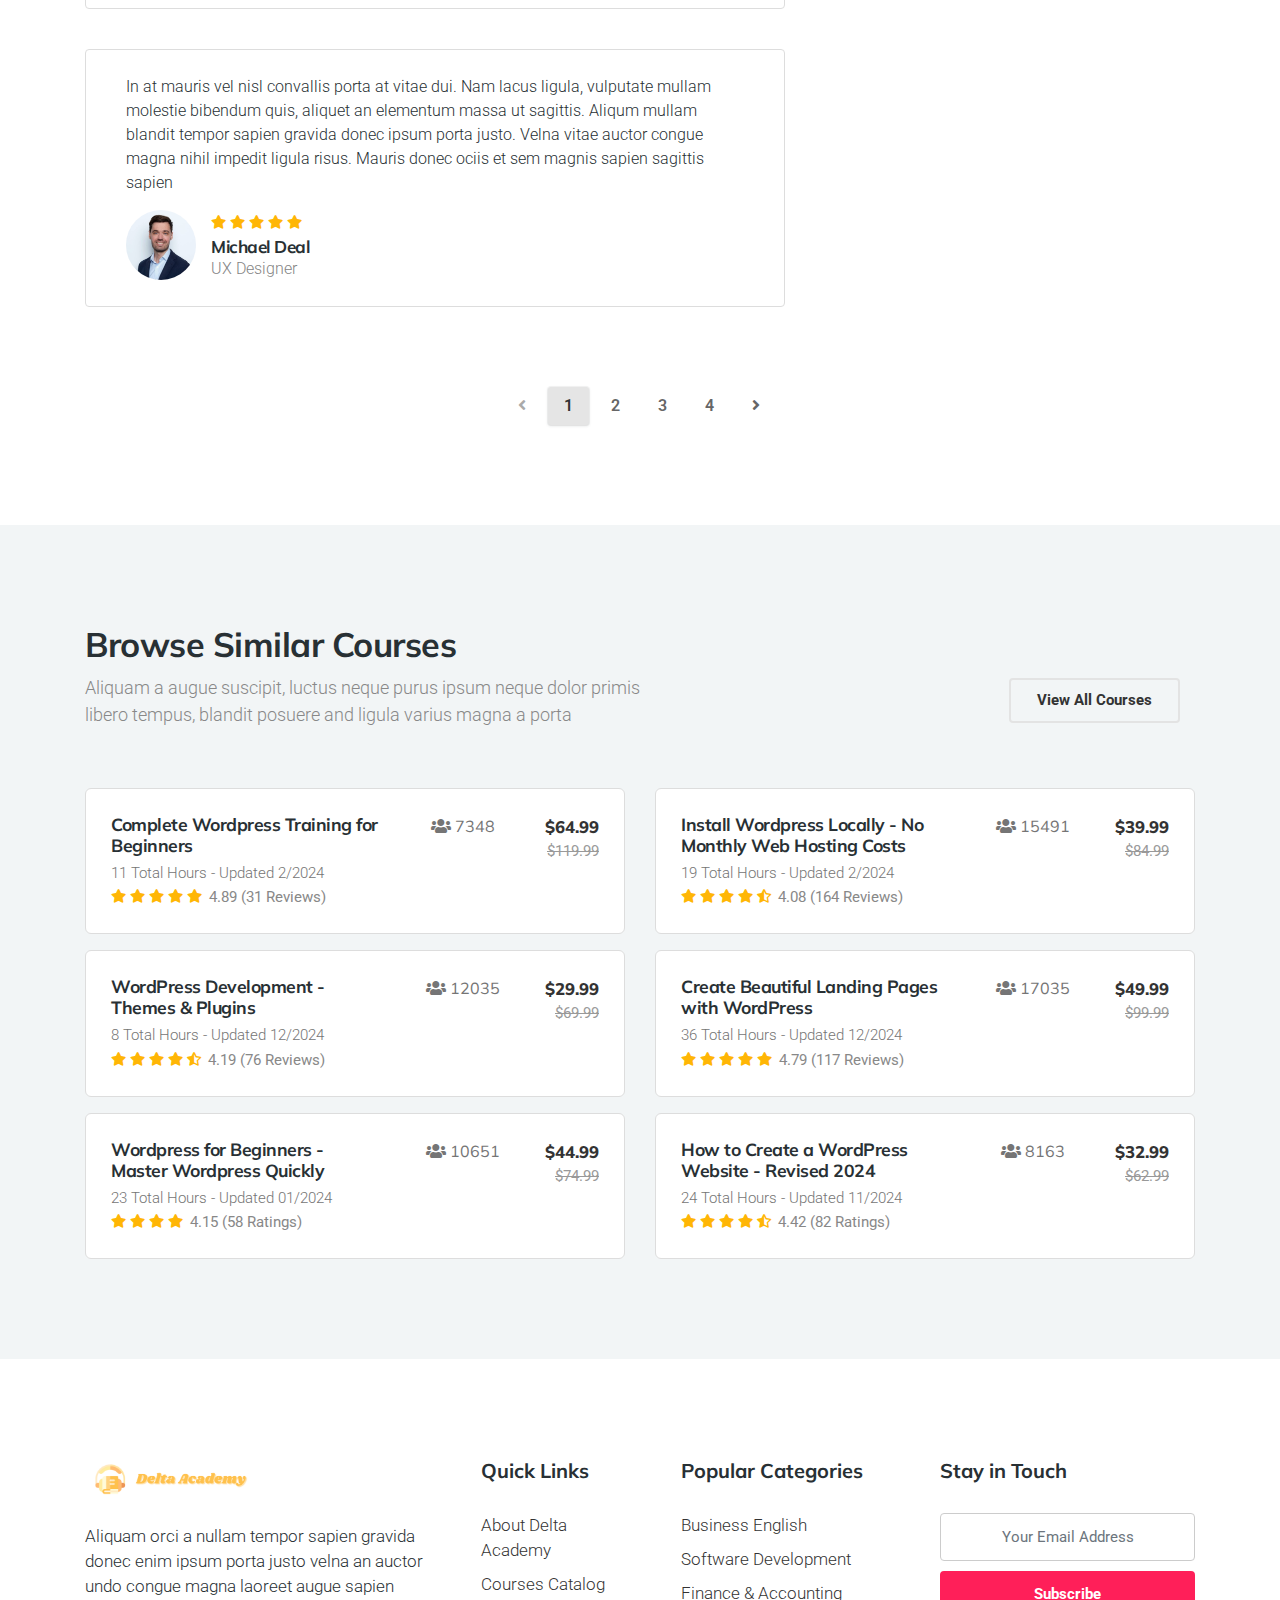
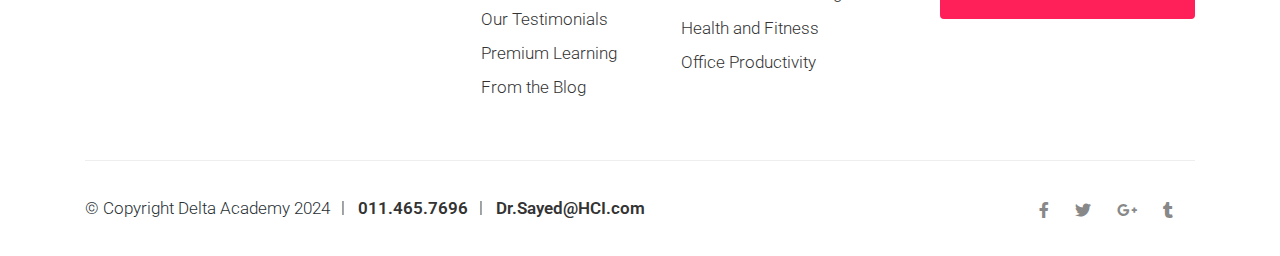
<file: course-details.html>
<!DOCTYPE html>
<html lang="en">
  <head>
    <meta charset="utf-8" />
    <meta http-equiv="X-UA-Compatible" content="IE=edge" />
    <meta name="author" content="Kandil" />
    <meta
      name="description"
      content="Delta Academy - Education & Courses Project"
    />
    <meta
      name="keywords"
      content="Courses, Education, Learning, Online Education, Study"
    />
    <meta name="viewport" content="width=device-width, initial-scale=1.0" />

    <!-- SITE TITLE -->
    <title>Delta Academy - Education & Courses Project</title>

    <!-- FAVICON AND TOUCH ICONS  -->
    <link rel="shortcut icon" href="images/favicon.ico" type="image/x-icon" />
    <link rel="icon" href="images/favicon.ico" type="image/x-icon" />
    <link
      rel="apple-touch-icon"
      sizes="152x152"
      href="images/apple-touch-icon-152x152.png"
    />
    <link
      rel="apple-touch-icon"
      sizes="120x120"
      href="images/apple-touch-icon-120x120.png"
    />
    <link
      rel="apple-touch-icon"
      sizes="76x76"
      href="images/apple-touch-icon-76x76.png"
    />
    <link rel="apple-touch-icon" href="images/apple-touch-icon.png" />
    <link rel="icon" href="images/apple-touch-icon.png" type="image/x-icon" />

    <!-- GOOGLE FONTS -->
    <link
      href="https://fonts.googleapis.com/css?family=Roboto:300,400,500,700&display=swap"
      rel="stylesheet"
    />
    <link
      href="https://fonts.googleapis.com/css?family=Muli:400,600,700,800,900&display=swap"
      rel="stylesheet"
    />

    <!-- BOOTSTRAP CSS -->
    <link href="css/bootstrap.min.css" rel="stylesheet" />

    <!-- FONT ICONS -->
    <link
      href="https://use.fontawesome.com/releases/v5.11.0/css/all.css"
      rel="stylesheet"
      crossorigin="anonymous"
    />
    <link href="css/flaticon.css" rel="stylesheet" />

    <!-- PLUGINS STYLESHEET -->
    <link href="css/menu.css" rel="stylesheet" />
    <link
      id="effect"
      href="css/dropdown-effects/fade-down.css"
      media="all"
      rel="stylesheet"
    />
    <link href="css/magnific-popup.css" rel="stylesheet" />
    <link href="css/flexslider.css" rel="stylesheet" />
    <link href="css/owl.carousel.min.css" rel="stylesheet" />
    <link href="css/owl.theme.default.min.css" rel="stylesheet" />

    <!-- ON SCROLL ANIMATION -->
    <link href="css/animate.css" rel="stylesheet" />

    <!-- TEMPLATE CSS -->
    <link href="css/style.css" rel="stylesheet" />

    <!-- RESPONSIVE CSS -->
    <link href="css/responsive.css" rel="stylesheet" />
  </head>

  <body>
    <!-- PRELOADER SPINNER
		============================================= -->
    <div id="loader-wrapper">
      <div id="loading">
        <div id="loading-center">
          <div class="cssload-loading"><i></i><i></i><i></i><i></i></div>
        </div>
      </div>
    </div>

    <!-- PAGE CONTENT
		============================================= -->
    <div id="page" class="page">
      <!-- HEADER
			============================================= -->
      <header id="header" class="header white-menu navbar-dark">
        <div class="header-wrapper">
          <!-- MOBILE HEADER -->
          <div class="wsmobileheader clearfix">
            <a id="wsnavtoggle" class="wsanimated-arrow"><span></span></a>
            <span class="smllogo smllogo-black"
              ><img
                src="images/logo.png"
                width="172"
                height="40"
                alt="mobile-logo"
            /></span>
            <span class="smllogo smllogo-white"
              ><img
                src="images/logo-white.png"
                width="172"
                height="40"
                alt="mobile-logo"
            /></span>
          </div>

          <!-- NAVIGATION MENU -->
          <div class="wsmainfull menu clearfix">
            <div class="wsmainwp clearfix">
              <!-- LOGO IMAGE -->
              <!-- For Retina Ready displays take a image with double the amount of pixels that your image will be displayed (e.g 344 x 80 pixels) -->
              <div class="desktoplogo">
                <a href="index.html" class="logo-black"
                  ><img
                    src="images/logo.png"
                    width="172"
                    height="40"
                    alt="header-logo"
                /></a>
              </div>
              <div class="desktoplogo">
                <a href="index.html" class="logo-white"
                  ><img
                    src="images/logo-white.png"
                    width="172"
                    height="40"
                    alt="header-logo"
                /></a>
              </div>

              <!-- MAIN MENU -->
              <nav class="wsmenu clearfix">
                <ul class="wsmenu-list">
                  <!-- SIMPLE NAVIGATION LINK -->
                  <li class="nl-simple" aria-haspopup="true">
                    <a href="about.html">About</a>
                  </li>

                  <!-- DROPDOWN MENU -->
                  <li aria-haspopup="true">
                    <a href="#">Pages <span class="wsarrow"></span></a>
                    <div class="wsmegamenu clearfix halfmenu">
                      <div class="container-fluid">
                        <div class="row">
                          <!-- Links -->
                          <ul
                            class="col-lg-6 col-md-12 col-xs-12 link-list left-link-list"
                          >
                            <li><a href="about.html">About Us Page</a></li>
                            <li>
                              <a href="categories-list.html"
                                >Categories Listing</a
                              >
                            </li>
                            <li>
                              <a href="category-details.html"
                                >Category Details</a
                              >
                            </li>
                            <li>
                              <a href="courses-list.html">Courses Listing</a>
                            </li>
                            <li>
                              <a href="course-details.html">Course Details</a>
                            </li>
                            <li>
                              <a href="teachers-list.html">Teachers Listing</a>
                            </li>
                            <li>
                              <a href="teacher-profile.html">Teacher Profile</a>
                            </li>
                          </ul>

                          <!-- Links -->
                          <ul class="col-lg-6 col-md-12 col-xs-12 link-list">
                            <li>
                              <a href="become-a-teacher.html"
                                >Become A Teacher</a
                              >
                            </li>
                            <li>
                              <a href="pricing.html">Pricing Plans Page</a>
                            </li>
                            <li><a href="reviews.html">Reviews Page</a></li>
                            <li><a href="faqs.html">FAQs Page</a></li>
                            <li>
                              <a href="blog-listing.html">Blog Listing</a>
                            </li>
                            <li><a href="single-post.html">Single Post</a></li>
                            <li><a href="contacts.html">Contacts Page</a></li>
                          </ul>
                        </div>
                      </div>
                    </div>
                  </li>
                  <!-- END DROPDOWN MENU -->

                  <!-- DROPDOWN MENU -->
                  <li aria-haspopup="true">
                    <a href="#">Categories <span class="wsarrow"></span></a>
                    <ul class="sub-menu">
                      <li aria-haspopup="true">
                        <a href="courses-list.html">Development</a>
                      </li>
                      <li aria-haspopup="true">
                        <a href="courses-list.html">Finance & Accounting</a>
                      </li>
                      <li aria-haspopup="true">
                        <a href="courses-list.html">IT & Software</a>
                      </li>
                      <li aria-haspopup="true">
                        <a href="courses-list.html">Office Productivity</a>
                      </li>
                      <li aria-haspopup="true">
                        <a href="courses-list.html">Photography</a>
                      </li>
                      <li aria-haspopup="true">
                        <a href="courses-list.html">Math & Science</a>
                      </li>
                      <li aria-haspopup="true">
                        <a href="courses-list.html">Languages</a>
                      </li>
                      <li aria-haspopup="true">
                        <a href="courses-list.html">Marketing</a>
                      </li>
                      <li aria-haspopup="true">
                        <a href="courses-list.html">Health & Fitness</a>
                      </li>
                    </ul>
                  </li>
                  <!-- END DROPDOWN MENU -->

                  <!-- MEGAMENU -->
                  <li aria-haspopup="true">
                    <a href="#">Mega Menu <span class="wsarrow"></span></a>
                    <div class="wsmegamenu clearfix">
                      <div class="container">
                        <div class="row">
                          <!-- MEGAMENU QUICK LINKS -->
                          <div class="col-md-12 col-lg-3">
                            <!-- Title -->
                            <h3 class="title">Top 5 Online Courses:</h3>

                            <ul class="link-list clearfix">
                              <li><a href="#">English for Tourism</a></li>
                              <li>
                                <a href="#"
                                  >Python Programming - Working with Lists and
                                  Files</a
                                >
                              </li>
                              <li>
                                <a href="#"
                                  >Computer Networking - Wired and Wireless
                                  Networks</a
                                >
                              </li>
                              <li>
                                <a href="#"
                                  >Marketing Management - Capturing Marketing
                                  Insights</a
                                >
                              </li>
                              <li>
                                <a href="#"
                                  >iOS App Development: Data Persistence with
                                  Core Data</a
                                >
                              </li>
                            </ul>
                          </div>
                          <!-- END MEGAMENU QUICK LINKS -->

                          <!-- MEGAMENU FEATURED NEWS -->
                          <div class="col-md-12 col-lg-5">
                            <!-- Title -->
                            <h3 class="title">Featured News:</h3>

                            <!-- Image -->
                            <div class="fluid-width-video-wrapper mb-15">
                              <img
                                src="images/blog/featured-news.jpg"
                                alt="featured-news"
                              />
                            </div>

                            <!-- Text -->
                            <h5 class="h5-md">
                              <a href="single-post.html"
                                >Study smart and save time with these 5 tips
                              </a>
                            </h5>
                            <p class="wsmwnutxt">
                              Porta semper lacus cursus, feugiat primis ultrice
                              in ligula risus auctor tempus feugiat dolor
                              impedit magna...
                            </p>
                          </div>
                          <!-- END MEGAMENU FEATURED NEWS -->

                          <!-- MEGAMENU LATEST NEWS -->
                          <div class="col-md-12 col-lg-4">
                            <!-- Title -->
                            <h3 class="title">Latest News:</h3>

                            <!-- Latest News -->
                            <ul class="latest-news">
                              <!-- Post #1 -->
                              <li class="clearfix d-flex align-items-center">
                                <!-- Image -->
                                <img
                                  class="img-fluid"
                                  src="images/blog/latest-post-1.jpg"
                                  alt="blog-post-preview"
                                />

                                <!-- Text -->
                                <div class="post-summary">
                                  <a href="single-post.html"
                                    >Etiam sapien risus ante auctor tempus an
                                    accumsan...</a
                                  >
                                  <p>18 hours ago</p>
                                </div>
                              </li>

                              <!-- Post #2 -->
                              <li class="clearfix d-flex align-items-center">
                                <!-- Image -->
                                <img
                                  class="img-fluid"
                                  src="images/blog/latest-post-2.jpg"
                                  alt="blog-post-preview"
                                />

                                <!-- Text -->
                                <div class="post-summary">
                                  <a href="single-post.html"
                                    >Blandit tempor sapien ipsum, porta risus
                                    auctor justo...
                                  </a>
                                  <p>Feb 17, 2024</p>
                                </div>
                              </li>

                              <!-- Post #3 -->
                              <li class="clearfix d-flex align-items-center">
                                <!-- Image -->
                                <img
                                  class="img-fluid"
                                  src="images/blog/latest-post-3.jpg"
                                  alt="blog-post-preview"
                                />

                                <!-- Text -->
                                <div class="post-summary">
                                  <a href="single-post.html"
                                    >Cursus risus an auctor risus laoreet undo
                                    auctor varius...</a
                                  >
                                  <p>Feb 07, 2024</p>
                                </div>
                              </li>
                            </ul>
                          </div>
                          <!-- END MEGAMENU LATEST NEWS -->
                        </div>
                        <!-- End row -->
                      </div>
                      <!-- End container -->
                    </div>
                    <!-- End wsmegamenu -->
                  </li>
                  <!-- END MEGAMENU -->

                  <!-- SIMPLE NAVIGATION LINK -->
                  <li class="nl-simple" aria-haspopup="true">
                    <a href="blog-listing.html">Blog</a>
                  </li>

                  <!-- SIMPLE NAVIGATION LINK -->
                  <li class="nl-simple" aria-haspopup="true">
                    <a href="contacts.html">Contacts</a>
                  </li>

                  <!-- DROPDOWN MENU 
						          	<li aria-haspopup="true">
						          		<a href="#" class="lang-select">
							          		<img src="images/icons/flags/uk.png" alt="flag-icon" /> En <span class="wsarrow"></span>
							          	</a>
	            						<ul class="sub-menu last-sub-menu">
						           			<li aria-haspopup="true"><a href="#"><img src="images/icons/flags/germany.png" alt="flag-icon" /> Deutch</a></li>
						           			<li aria-haspopup="true"><a href="#"><img src="images/icons/flags/spain.png" alt="flag-icon" /> Español</a></li>
						           			<li aria-haspopup="true"><a href="#"><img src="images/icons/flags/france.png" alt="flag-icon" /> Français</a></li>
						              		<li aria-haspopup="true"><a href="#"><img src="images/icons/flags/italy.png" alt="flag-icon" /> Italiano</a></li>
						              		<li aria-haspopup="true"><a href="#"><img src="images/icons/flags/russia.png" alt="flag-icon" /> Русский</a></li>
						              		<li aria-haspopup="true"><a href="#"><img src="images/icons/flags/china.png" alt="flag-icon" /> 简体中文</a></li>
						           		</ul>
								    </li> -->

                  <!-- HEADER BUTTON -->
                  <li class="nl-simple" aria-haspopup="true">
                    <a
                      href="pricing.html"
                      class="btn btn-rose tra-black-hover last-link"
                      >Get Started</a
                    >
                  </li>
                </ul>
              </nav>
              <!-- END MAIN MENU -->
            </div>
          </div>
          <!-- END NAVIGATION MENU -->
        </div>
        <!-- End header-wrapper -->
      </header>
      <!-- END HEADER -->

      <!-- INNER PAGE WRAPPER
			============================================= -->
      <div class="inner-page-wrapper">
        <!-- BREADCRUMB
				============================================= -->
        <div id="breadcrumb" class="division">
          <div class="container">
            <div class="row">
              <!-- BREADCRUMB NAV -->
              <div class="col-md-12">
                <nav aria-label="breadcrumb">
                  <ol class="breadcrumb">
                    <li class="breadcrumb-item">
                      <a href="index.html">Home</a>
                    </li>
                    <li class="breadcrumb-item">
                      <a href="courses-list.html">All Courses</a>
                    </li>
                    <li class="breadcrumb-item active" aria-current="page">
                      Course Details
                    </li>
                  </ol>
                </nav>
              </div>
            </div>
            <!-- End row -->
          </div>
          <!-- End container -->
        </div>
        <!-- END BREADCRUMB -->

        <!-- COURSE DETAILS
				============================================= -->
        <section id="course-details" class="wide-40 course-section division">
          <div class="container">
            <div class="row">
              <!-- COURSE DESCRIPTION -->
              <div class="col-lg-8">
                <div class="course-txt pr-30">
                  <!-- Course Title -->
                  <h3 class="h3-sm">
                    WordPress for Beginners: Create a Website Step by Step
                  </h3>

                  <!-- Course Shot Description -->
                  <p class="p-md">
                    Aliqum mullam blandit tempor sapien gravida donec ipsum, at
                    porta justo. Velna vitae auctor congue magna nihil impedit
                    ligula risus mauris donec magnis
                  </p>

                  <!-- Course Short Data -->
                  <p class="course-short-data">
                    Created by: Kally Brooks &bull; Last updated: 2/2024 &bull;
                    Languages: English, German + 7 more
                  </p>

                  <!-- Course Rating -->
                  <div class="course-rating clearfix">
                    <i class="fas fa-star"></i>
                    <i class="fas fa-star"></i>
                    <i class="fas fa-star"></i>
                    <i class="fas fa-star"></i>
                    <i class="fas fa-star-half-alt"></i>
                    <span
                      >4.84 (468 Ratings) &bull; 14,425 Students Enrolled</span
                    >
                  </div>

                  <!-- WHAT YOU LEARN -->
                  <div class="what-you-learn">
                    <!-- Title -->
                    <h5 class="h5-xl">What you'll learn</h5>

                    <!-- What You Learn -->
                    <div class="row">
                      <!-- List -->
                      <div class="col-lg-6">
                        <ul class="txt-list">
                          <li>Nullam rutrum eget nunc varius</li>
                          <li>
                            Integer congue magna at pretium purus pretium ligula
                            undo rutrum
                          </li>
                          <li>
                            Risus at congue etiam aliquam sapien an egestas
                            posuere blandit
                          </li>
                        </ul>
                      </div>

                      <!-- List -->
                      <div class="col-lg-6">
                        <ul class="txt-list">
                          <li>Pretium ligula at rutrum dolor auctor</li>
                          <li>
                            Ligula at rutrum risus integer congue magna at
                            pretium purus pretium
                          </li>
                          <li>
                            Congue etiam aliquam egestas sapien undo posuere
                            auctor magna
                          </li>
                        </ul>
                      </div>
                    </div>
                  </div>
                  <!-- END WHAT YOU LEARN -->

                  <!-- COURSE REQUIREMENTS -->
                  <div class="cs-requirements cd-block">
                    <!-- Small Title -->
                    <h5 class="h5-xl">Requirements</h5>

                    <!-- Text -->
                    <p>
                      Lorem ipsum dolor sit amet, lectus laoreet impedit gestas.
                      Aenean magna ligula eget dolor suscipit egestas viverra
                      dolor iaculis luctus magna suscipit egestas
                    </p>

                    <!-- List -->
                    <ul class="txt-list">
                      <li>
                        Pretium ligula auctor nulla vitae massa aliqum blandit
                      </li>
                      <li>
                        Rutrum risus integer magna at pretium purus pretium
                        cubilia laoreet
                      </li>
                      <li>
                        Aliquam sapien egestas posuere auctor congue magna
                        aliquet non molestie
                      </li>
                    </ul>
                  </div>
                  <!-- END COURSE REQUIREMENTS -->

                  <!-- COURSE DESCRIPTION -->
                  <div class="cs-description cd-block">
                    <!-- Small Title -->
                    <h5 class="h5-xl">Course description</h5>

                    <!-- Text -->
                    <p>
                      Sagittis congue augue egestas volutpat egestas magna
                      suscipit egestas magna ipsum vitae purus efficitur ipsum
                      primis in cubilia laoreet augue egestas luctus donec diam.
                      Curabitur ac dapibus libero. Quisque eu tristique neque.
                      Phasellus blandit tristique justo
                    </p>

                    <!-- Text -->
                    <p>Quisque eu tristique neque phasellus:</p>

                    <!-- List -->
                    <ul class="txt-list">
                      <li>
                        Pretium ligula dolor auctor nulla vitae massa a purus
                        aliqum blandit
                      </li>
                      <li>
                        Ligula at rutrum risus integer congue magna at pretium
                        purus pretium gravida
                      </li>
                      <li>
                        Congue etiam aliquam sapien egestas posuere auctor
                        congue magna
                      </li>
                      <li>
                        Suscipit egestas viverra dolor iaculis luctus magna
                        suscipit egestas
                      </li>
                      <li>
                        Aliquet elementum massa vestibulum ut sagittis massa
                        lorem
                      </li>
                    </ul>
                  </div>
                  <!-- END COURSE DESCRIPTION -->

                  <!-- COURSE TARGET -->
                  <div class="cs-target cd-block">
                    <!-- Small Title -->
                    <h5 class="h5-xl">Who this course is for:</h5>

                    <!-- List -->
                    <ul class="txt-list">
                      <li>
                        Quisque vel laoreet turpis urna augue, viverra a augue
                        eget, dictum
                      </li>

                      <li>
                        Sagittis congue augue egestas volutpat magna suscipit
                        egestas magna ipsum egestas vitae purus efficitur ipsum
                        primis in cubilia laoreet augue luctus donec diam
                      </li>

                      <li>
                        Nullam non scelerisque lectus. In at mauris vel nisl
                        convallis porta
                      </li>
                    </ul>
                  </div>
                  <!-- END COURSE TARGET -->

                  <!-- COURSE CONTENT -->
                  <div class="cs-content cd-block">
                    <!-- Small Title -->
                    <h5 class="h5-xl">Course content</h5>

                    <!-- Text -->
                    <p class="p-md">
                      Level Beginner &bull; 13 Lectures &bull; 03:06:14 Total
                      Hours
                    </p>

                    <!-- ACCORDION -->
                    <div id="accordion" role="tablist">
                      <!-- CARD #1 -->
                      <div class="card">
                        <!-- Card Header -->
                        <div class="card-header" role="tab" id="headingOne">
                          <!-- Header Title -->
                          <h5 class="h5-xs">
                            <a
                              data-toggle="collapse"
                              href="#collapseOne"
                              role="button"
                              aria-expanded="true"
                              aria-controls="collapseOne"
                            >
                              Introducion
                            </a>
                          </h5>

                          <!-- Header Data -->
                          <div class="hdr-data">
                            <p>3 lectures, 34:51 min</p>
                          </div>
                        </div>

                        <!-- Card Body -->
                        <div
                          id="collapseOne"
                          class="collapse show"
                          role="tabpanel"
                          aria-labelledby="headingOne"
                          data-parent="#accordion"
                        >
                          <div class="card-body">
                            <!-- List -->
                            <ul class="txt-list mb-10">
                              <li>
                                Pretium ligula auctor nulla vitae massa aliqum
                                blandit
                              </li>
                              <li>
                                Rutrum risus integer magna at pretium purus
                                pretium cubilia laoreet
                              </li>
                            </ul>

                            <!-- Video link -->
                            <p class="cb-video">
                              <a
                                class="video-popup2"
                                href="https://www.youtube.com/watch?v=7e90gBu4pas"
                              >
                                <i class="fas fa-play-circle"></i> Mauris donec
                                ociis magnis sapien
                              </a>
                            </p>
                          </div>
                        </div>
                      </div>
                      <!-- END CARD #1 -->

                      <!-- CARD #2 -->
                      <div class="card">
                        <!-- Card Header -->
                        <div class="card-header" role="tab" id="headingTwo">
                          <h5 class="h5-xs">
                            <a
                              class="collapsed"
                              data-toggle="collapse"
                              href="#collapseTwo"
                              role="button"
                              aria-expanded="false"
                              aria-controls="collapseTwo"
                            >
                              Getting Started
                            </a>
                          </h5>

                          <!-- Header Data -->
                          <div class="hdr-data">
                            <p>5 lectures, 01:32:49 hrs</p>
                          </div>
                        </div>

                        <!-- Card Body -->
                        <div
                          id="collapseTwo"
                          class="collapse"
                          role="tabpanel"
                          aria-labelledby="headingTwo"
                          data-parent="#accordion"
                        >
                          <div class="card-body">
                            <!-- Text -->
                            <p>
                              Maecenas gravida porttitor nunc, quis vehicula
                              magna luctus tempor. Quisque vel laoreet turpis.
                              Urna augue, viverra a augue eget, dictum tempor
                              diam.
                            </p>

                            <!-- List -->
                            <ul class="txt-list mb-10">
                              <li>
                                Pretium ligula auctor nulla vitae massa aliqum
                                blandit
                              </li>
                              <li>
                                Rutrum risus integer magna at pretium purus
                                pretium cubilia laoreet
                              </li>
                              <li>
                                Aliquam sapien egestas posuere auctor congue
                                magna aliquet non molestie
                              </li>
                              <li>
                                Neque undo luctus feugiat justo integer at odio
                                velna
                              </li>
                            </ul>

                            <!-- Download File -->
                            <p class="download-file">
                              <i class="fas fa-file-archive"></i>
                              <a
                                href="sources/your-file.zip"
                                download="your-file"
                                >Download File</a
                              >
                            </p>
                          </div>
                        </div>
                      </div>
                      <!-- END CARD #2 -->

                      <!-- CARD #3 -->
                      <div class="card">
                        <!-- Card Header -->
                        <div class="card-header" role="tab" id="headingThree">
                          <h5 class="h5-xs">
                            <a
                              class="collapsed"
                              data-toggle="collapse"
                              href="#collapseThree"
                              role="button"
                              aria-expanded="false"
                              aria-controls="collapseThree"
                            >
                              User Generated Content
                            </a>
                          </h5>

                          <!-- Header Data -->
                          <div class="hdr-data">
                            <p>3 lectures, 54:28 min</p>
                          </div>
                        </div>

                        <!-- Card Body -->
                        <div
                          id="collapseThree"
                          class="collapse"
                          role="tabpanel"
                          aria-labelledby="headingThree"
                          data-parent="#accordion"
                        >
                          <div class="card-body">
                            <!-- Video link -->
                            <p class="cb-video">
                              <a
                                class="video-popup2"
                                href="https://www.youtube.com/watch?v=7e90gBu4pas"
                              >
                                <i class="fas fa-play-circle"></i> Mauris donec
                                ociis magnis sapien
                              </a>
                            </p>

                            <!-- Video link -->
                            <p class="cb-video">
                              <a
                                class="video-popup1"
                                href="https://www.youtube.com/embed/SZEflIVnhH8"
                              >
                                <i class="fas fa-play-circle"></i> Congue and
                                impedit magna viverra dolor vitae
                              </a>
                            </p>

                            <!-- Video link -->
                            <p class="cb-video">
                              <a
                                class="video-popup3"
                                href="https://www.youtube.com/embed/0gv7OC9L2s8"
                              >
                                <i class="fas fa-play-circle"></i> Efficitur
                                ipsum ligula undo cubilia laoreet
                              </a>
                            </p>
                          </div>
                        </div>
                      </div>
                      <!-- END CARD #3 -->

                      <!-- CARD #4 -->
                      <div class="card">
                        <!-- Card Header -->
                        <div class="card-header" role="tab" id="headingFour">
                          <h5 class="h5-xs">
                            <a
                              class="collapsed"
                              data-toggle="collapse"
                              href="#collapseFour"
                              role="button"
                              aria-expanded="false"
                              aria-controls="collapseFour"
                            >
                              Course Assessment
                            </a>
                          </h5>

                          <!-- Header Data -->
                          <div class="hdr-data">
                            <p>1 lecture, 26:39 min</p>
                          </div>
                        </div>

                        <!-- Card Body -->
                        <div
                          id="collapseFour"
                          class="collapse"
                          role="tabpanel"
                          aria-labelledby="headingFour"
                          data-parent="#accordion"
                        >
                          <div class="card-body">
                            <!-- Text -->
                            <p>
                              Curabitur ac dapibus libero. Quisque eu tristique
                              neque. Phasellus blandit tristique justo aliquam.
                              Aliquam vitae molestie nunc. Quisque sapien justo,
                              aliquet non molestie sed purus venenatis semper
                              lacus. Cursus porta a tellus neque dolor primis
                              magna nullam
                            </p>

                            <!-- Download File -->
                            <p class="download-file">
                              <i class="fas fa-file-archive"></i>
                              <a
                                href="sources/your-file.zip"
                                download="your-file"
                                >Download File</a
                              >
                            </p>

                            <!-- Video link -->
                            <p class="cb-video">
                              <a
                                class="video-popup1"
                                href="https://www.youtube.com/embed/SZEflIVnhH8"
                              >
                                <i class="fas fa-play-circle"></i> Congue and
                                impedit magna viverra dolor vitae
                              </a>
                            </p>

                            <!-- Video link -->
                            <p class="cb-video">
                              <a
                                class="video-popup3"
                                href="https://www.youtube.com/embed/0gv7OC9L2s8"
                              >
                                <i class="fas fa-play-circle"></i> Efficitur
                                ipsum ligula undo cubilia laoreet
                              </a>
                            </p>
                          </div>
                        </div>
                      </div>
                      <!-- END CARD #4 -->
                    </div>
                    <!-- END ACCORDION -->
                  </div>
                  <!-- END COURSE CONTENT -->

                  <!-- COURSE RATING -->
                  <div class="cs-rating cd-block">
                    <!-- Small Title -->
                    <h5 class="h5-xl">Course Reviews</h5>

                    <!-- Text -->
                    <p>
                      Lorem ipsum dolor sit amet, lectus laoreet impedit gestas.
                      Aenean magna ligula eget dolor suscipit egestas viverra
                      dolor iaculis luctus magna suscipit egestas
                    </p>

                    <!-- Rating -->
                    <div class="course-rating">
                      <i class="fas fa-star"></i>
                      <i class="fas fa-star"></i>
                      <i class="fas fa-star"></i>
                      <i class="fas fa-star"></i>
                      <i class="fas fa-star"></i>
                      <span class="cr-rating">4.84 Based on 468 Reviews</span>
                    </div>

                    <!-- Progress Bar Rating -->
                    <div class="row d-flex align-items-center">
                      <div class="col-md-9 col-xl-7">
                        <div class="cs-rating-data">
                          <ul>
                            <!-- 5 Stars Rating -->
                            <li class="barWrapper clearfix">
                              <!-- Stars -->
                              <div class="ratingtext-right">
                                <p class="p-sm">5 stars</p>
                              </div>

                              <!-- Rating Data -->
                              <div class="progress-wrapper">
                                <div
                                  class="progress-bar"
                                  role="progressbar"
                                  style="width: 82%"
                                  aria-valuenow="82"
                                  aria-valuemin="0"
                                  aria-valuemax="100"
                                ></div>
                              </div>

                              <!-- Percentage -->
                              <div class="ratingtext-left">
                                <p class="p-sm">82%</p>
                              </div>
                            </li>

                            <!-- 4 Stars Rating -->
                            <li class="barWrapper clearfix">
                              <!-- Stars -->
                              <div class="ratingtext-right">
                                <p class="p-sm">4 stars</p>
                              </div>

                              <!-- Rating Data -->
                              <div class="progress-wrapper">
                                <div
                                  class="progress-bar"
                                  role="progressbar"
                                  style="width: 10%"
                                  aria-valuenow="10"
                                  aria-valuemin="0"
                                  aria-valuemax="100"
                                ></div>
                              </div>

                              <!-- Percentage -->
                              <div class="ratingtext-left">
                                <p class="p-sm">10%</p>
                              </div>
                            </li>

                            <!-- 3 Stars Rating -->
                            <li class="barWrapper clearfix">
                              <!-- Stars -->
                              <div class="ratingtext-right">
                                <p class="p-sm">3 stars</p>
                              </div>

                              <!-- Rating Data -->
                              <div class="progress-wrapper">
                                <div
                                  class="progress-bar"
                                  role="progressbar"
                                  style="width: 4%"
                                  aria-valuenow="4"
                                  aria-valuemin="0"
                                  aria-valuemax="100"
                                ></div>
                              </div>

                              <!-- Percentage -->
                              <div class="ratingtext-left">
                                <p class="p-sm">4%</p>
                              </div>
                            </li>

                            <!-- 2 Stars Rating -->
                            <li class="barWrapper clearfix">
                              <!-- Stars -->
                              <div class="ratingtext-right">
                                <p class="p-sm">2 stars</p>
                              </div>

                              <!-- Rating Data -->
                              <div class="progress-wrapper">
                                <div
                                  class="progress-bar"
                                  role="progressbar"
                                  style="width: 2%"
                                  aria-valuenow="2"
                                  aria-valuemin="0"
                                  aria-valuemax="100"
                                ></div>
                              </div>

                              <!-- Percentage -->
                              <div class="ratingtext-left">
                                <p class="p-sm">2%</p>
                              </div>
                            </li>

                            <!-- 1 Star Rating -->
                            <li class="barWrapper clearfix">
                              <!-- Stars -->
                              <div class="ratingtext-right">
                                <p class="p-sm">1 star</p>
                              </div>

                              <!-- Rating Data -->
                              <div class="progress-wrapper">
                                <div
                                  class="progress-bar"
                                  role="progressbar"
                                  style="width: 2%"
                                  aria-valuenow="2"
                                  aria-valuemin="0"
                                  aria-valuemax="100"
                                ></div>
                              </div>

                              <!-- Percentage -->
                              <div class="ratingtext-left">
                                <p class="p-sm">2%</p>
                              </div>
                            </li>
                          </ul>
                        </div>
                      </div>
                    </div>
                    <!-- End Progress Bar Rating -->
                  </div>
                  <!-- END COURSE RATING -->

                  <!-- TESTIMONIAL #1 -->
                  <div class="review-4">
                    <div class="review-4-txt">
                      <!-- Text -->
                      <p>
                        Etiam sapien a sagittis congue and augue massa varius
                        egestas a suscipit magna undo tempus aliquet porta magna
                        ipsum and mauris placerat feugiat primis integer an
                        auctor cursus euismod at purus pretium efficitur ipsum
                        laoreet augue egestas
                      </p>

                      <!-- Author Data -->
                      <div class="review-4-author d-flex align-items-center">
                        <!-- Author Avatar -->
                        <div class="author-avatar">
                          <img
                            class="img-fluid"
                            src="images/review-author-1.jpg"
                            alt="review-author-avatar"
                          />
                        </div>

                        <!-- Testimonial Author -->
                        <div class="review-author">
                          <!-- Rating -->
                          <div class="tst-rating">
                            <i class="fas fa-star"></i>
                            <i class="fas fa-star"></i>
                            <i class="fas fa-star"></i>
                            <i class="fas fa-star"></i>
                            <i class="fas fa-star"></i>
                          </div>

                          <h5 class="h5-xs">Jim M.</h5>
                          <span>Software Engineer</span>
                        </div>
                      </div>
                    </div>
                  </div>
                  <!--END  TESTIMONIAL #1 -->

                  <!-- TESTIMONIAL #2 -->
                  <div class="review-4">
                    <div class="review-4-txt">
                      <!-- Text -->
                      <p>
                        Sagittis congue augue egestas volutpat egestas magna
                        suscipit egestas magna ipsum vitae purus efficitur ipsum
                        primis in cubilia laoreet augue egestas luctus donec.
                        Dapibus curabitur and libero quisque tristique neque
                        phasellus blandit tristique
                      </p>

                      <!-- Author Data -->
                      <div class="review-4-author d-flex align-items-center">
                        <!-- Author Avatar -->
                        <div class="author-avatar">
                          <img
                            class="img-fluid"
                            src="images/review-author-2.jpg"
                            alt="review-author-avatar"
                          />
                        </div>

                        <!-- Testimonial Author -->
                        <div class="review-author">
                          <!-- Rating -->
                          <div class="tst-rating">
                            <i class="fas fa-star"></i>
                            <i class="fas fa-star"></i>
                            <i class="fas fa-star"></i>
                            <i class="fas fa-star"></i>
                            <i class="fas fa-star-half-alt"></i>
                          </div>

                          <h5 class="h5-xs">Jennifer</h5>
                          <span>Graphic Designer</span>
                        </div>
                      </div>
                    </div>
                  </div>
                  <!--END  TESTIMONIAL #2 -->

                  <!-- TESTIMONIAL #3 -->
                  <div class="review-4">
                    <div class="review-4-txt">
                      <!-- Text -->
                      <p>
                        Aliqum mullam blandit tempor sapien gravida donec ipsum,
                        at porta justo. Velna vitae auctor congue magna nihil
                        impedit ligula risus. Mauris donec ociis et magnis
                        sapien sagittis sapien sem congue tempor gravida donec
                        enim ipsum a porta justo integer odio velna a purus
                        efficitur ipsum primis in cubilia laoreet augue egestas
                        luctus
                      </p>

                      <!-- Author Data -->
                      <div class="review-4-author d-flex align-items-center">
                        <!-- Author Avatar -->
                        <div class="author-avatar">
                          <img
                            class="img-fluid"
                            src="images/review-author-3.jpg"
                            alt="review-author-avatar"
                          />
                        </div>

                        <!-- Testimonial Author -->
                        <div class="review-author">
                          <!-- Rating -->
                          <div class="tst-rating">
                            <i class="fas fa-star"></i>
                            <i class="fas fa-star"></i>
                            <i class="fas fa-star"></i>
                            <i class="fas fa-star"></i>
                            <i class="fas fa-star"></i>
                          </div>

                          <h5 class="h5-xs">Joel Peterson</h5>
                          <span>Online Student</span>
                        </div>
                      </div>
                    </div>
                  </div>
                  <!--END  TESTIMONIAL #3 -->

                  <!-- TESTIMONIAL #4 -->
                  <div class="review-4">
                    <div class="review-4-txt">
                      <!-- Text -->
                      <p>
                        In at mauris vel nisl convallis porta at vitae dui. Nam
                        lacus ligula, vulputate mullam molestie bibendum quis,
                        aliquet an elementum massa ut sagittis. Aliqum mullam
                        blandit tempor sapien gravida donec ipsum porta justo.
                        Velna vitae auctor congue magna nihil impedit ligula
                        risus. Mauris donec ociis et sem magnis sapien sagittis
                        sapien
                      </p>

                      <!-- Author Data -->
                      <div class="review-4-author d-flex align-items-center">
                        <!-- Author Avatar -->
                        <div class="author-avatar">
                          <img
                            class="img-fluid"
                            src="images/review-author-4.jpg"
                            alt="review-author-avatar"
                          />
                        </div>

                        <!-- Testimonial Author -->
                        <div class="review-author">
                          <!-- Rating -->
                          <div class="tst-rating">
                            <i class="fas fa-star"></i>
                            <i class="fas fa-star"></i>
                            <i class="fas fa-star"></i>
                            <i class="fas fa-star"></i>
                            <i class="fas fa-star"></i>
                          </div>

                          <h5 class="h5-xs">Michael Deal</h5>
                          <span>UX Designer</span>
                        </div>
                      </div>
                    </div>
                  </div>
                  <!--END  TESTIMONIAL #4 -->
                </div>
              </div>
              <!-- END COURSE DESCRIPTION -->

              <!-- COURSE DATA -->
              <div class="col-lg-4">
                <div class="course-data">
                  <!-- Image -->
                  <img
                    class="img-fluid"
                    src="images/courses/course-5-img.jpg"
                    alt="course-preview"
                  />

                  <!-- Course Price -->
                  <div class="course-data-price text-center">
                    $74.99 <span class="old-price">$124.99</span>
                    <p class="p-sm">16 days left at this price!</p>
                  </div>

                  <!-- Links -->
                  <div class="course-data-links">
                    <a href="#" class="btn btn-md btn-rose tra-grey-hover"
                      >Start Course Now</a
                    >
                    <a href="#" class="btn btn-md btn-tra-grey rose-hover"
                      >Add To List</a
                    >
                  </div>

                  <!-- List -->
                  <div class="course-data-list">
                    <span>This course includes:</span>

                    <p>
                      <i class="fas fa-graduation-cap"></i> English, German,
                      Italian and 7 more
                    </p>
                    <p>
                      <i class="far fa-play-circle"></i> 3 hours on-demand video
                    </p>
                    <p>
                      <i class="fas fa-file-archive"></i> 12 downloadable
                      resources
                    </p>
                    <p><i class="far fa-bookmark"></i> Full lifetime access</p>
                    <p>
                      <i class="fas fa-mobile-alt"></i> Access on mobile and TV
                    </p>
                    <p>
                      <i class="far fa-id-card"></i> Certificate of Completion
                    </p>
                  </div>
                </div>
              </div>
              <!-- END COURSE DATA -->
            </div>
            <!-- End row -->
          </div>
          <!-- End container -->
        </section>
        <!-- END COURSE DETAILS -->

        <!-- PAGE PAGINATION
				============================================= -->
        <div class="page-pagination division">
          <div class="container">
            <div class="row">
              <div class="col-md-12">
                <nav aria-label="Page navigation">
                  <ul class="pagination justify-content-center">
                    <li class="page-item disabled">
                      <a class="page-link" href="#" tabindex="-1"
                        ><i class="fas fa-angle-left"></i
                      ></a>
                    </li>
                    <li class="page-item active">
                      <a class="page-link" href="#"
                        >1 <span class="sr-only">(current)</span></a
                      >
                    </li>
                    <li class="page-item">
                      <a class="page-link" href="#">2</a>
                    </li>
                    <li class="page-item">
                      <a class="page-link" href="#">3</a>
                    </li>
                    <li class="page-item">
                      <a class="page-link" href="#">4</a>
                    </li>
                    <li class="page-item">
                      <a class="page-link" href="#"
                        ><i class="fas fa-angle-right"></i
                      ></a>
                    </li>
                  </ul>
                </nav>
              </div>
            </div>
            <!-- End row -->
          </div>
          <!-- End container -->
        </div>
        <!-- END PAGE PAGINATION -->

        <!-- COURSES-5
				============================================= -->
        <section id="courses-5" class="bg-whitesmoke courses-section division">
          <div class="container">
            <!-- SECTION TITLE -->
            <div class="row">
              <div class="col-md-12">
                <div class="section-title mb-60">
                  <!-- Title 	-->
                  <h4 class="h4-xl">Browse Similar Courses</h4>

                  <!-- Text -->
                  <p class="p-md">
                    Aliquam a augue suscipit, luctus neque purus ipsum neque
                    dolor primis libero tempus, blandit posuere and ligula
                    varius magna a porta
                  </p>

                  <!-- Button -->
                  <div class="title-btn">
                    <a
                      href="courses-list.html"
                      class="btn btn-tra-grey rose-hover"
                      >View All Courses</a
                    >
                  </div>
                </div>
              </div>
            </div>

            <div class="row">
              <!-- COURSES LIST -->
              <div class="col-lg-6">
                <!-- COURSE #1 -->
                <div class="cbox-5 b-bottom">
                  <a href="course-details.html">
                    <div class="row">
                      <!-- Course Description -->
                      <div class="col-sm-7 cbox-5-txt">
                        <h5 class="h5-xs">
                          Complete Wordpress Training for Beginners
                        </h5>
                        <p class="p-sm grey-color">
                          11 Total Hours - Updated 2/2024
                        </p>

                        <!-- Rating -->
                        <div class="course-rating">
                          <i class="fas fa-star"></i>
                          <i class="fas fa-star"></i>
                          <i class="fas fa-star"></i>
                          <i class="fas fa-star"></i>
                          <i class="fas fa-star"></i>
                          <span class="cr-rating">4.89 (31 Reviews)</span>
                        </div>
                      </div>

                      <!-- Course Data -->
                      <div class="col-sm-3 cbox-5-data text-center clearfix">
                        <p class="grey-color">
                          <i class="fas fa-users"></i> 7348
                        </p>
                      </div>

                      <!-- Course Price -->
                      <div class="col-sm-2 cbox-5-price text-right clearfix">
                        <span class="course-price">$64.99</span>
                        <span class="old-price">$119.99</span>
                      </div>
                    </div>
                  </a>
                </div>
                <!-- END COURSE #1 -->

                <!-- COURSE #2 -->
                <div class="cbox-5 b-bottom">
                  <a href="course-details.html">
                    <div class="row">
                      <!-- Course Description -->
                      <div class="col-sm-7 cbox-5-txt">
                        <h5 class="h5-xs">
                          WordPress Development - Themes & Plugins
                        </h5>
                        <p class="p-sm grey-color">
                          8 Total Hours - Updated 12/2024
                        </p>

                        <!-- Rating -->
                        <div class="course-rating">
                          <i class="fas fa-star"></i>
                          <i class="fas fa-star"></i>
                          <i class="fas fa-star"></i>
                          <i class="fas fa-star"></i>
                          <i class="fas fa-star-half-alt"></i>
                          <span class="cr-rating">4.19 (76 Reviews)</span>
                        </div>
                      </div>

                      <!-- Course Data -->
                      <div class="col-sm-3 cbox-5-data text-center clearfix">
                        <p class="grey-color">
                          <i class="fas fa-users"></i> 12035
                        </p>
                      </div>

                      <!-- Course Price -->
                      <div class="col-sm-2 cbox-5-price text-right clearfix">
                        <span class="course-price">$29.99</span>
                        <span class="old-price">$69.99</span>
                      </div>
                    </div>
                  </a>
                </div>
                <!-- END COURSE #2 -->

                <!-- COURSE #3 -->
                <div class="cbox-5">
                  <a href="course-details.html">
                    <div class="row">
                      <!-- Course Description -->
                      <div class="col-sm-7 cbox-5-txt">
                        <h5 class="h5-xs">
                          Wordpress for Beginners - Master Wordpress Quickly
                        </h5>
                        <p class="p-sm grey-color">
                          23 Total Hours - Updated 01/2024
                        </p>

                        <!-- Rating -->
                        <div class="course-rating">
                          <i class="fas fa-star"></i>
                          <i class="fas fa-star"></i>
                          <i class="fas fa-star"></i>
                          <i class="fas fa-star"></i>
                          <span class="cr-rating">4.15 (58 Ratings)</span>
                        </div>
                      </div>

                      <!-- Course Data -->
                      <div class="col-sm-3 cbox-5-data text-center clearfix">
                        <p class="grey-color">
                          <i class="fas fa-users"></i> 10651
                        </p>
                      </div>

                      <!-- Course Price -->
                      <div class="col-sm-2 cbox-5-price text-right clearfix">
                        <span class="course-price">$44.99</span>
                        <span class="old-price">$74.99</span>
                      </div>
                    </div>
                  </a>
                </div>
                <!-- END COURSE #3 -->
              </div>
              <!-- END COURSES LIST -->

              <!-- COURSES LIST -->
              <div class="col-lg-6">
                <!-- COURSE #4 -->
                <div class="cbox-5 b-bottom">
                  <a href="course-details.html">
                    <div class="row">
                      <!-- Course Description -->
                      <div class="col-sm-7 cbox-5-txt">
                        <h5 class="h5-xs">
                          Install Wordpress Locally - No Monthly Web Hosting
                          Costs
                        </h5>
                        <p class="p-sm grey-color">
                          19 Total Hours - Updated 2/2024
                        </p>

                        <!-- Rating -->
                        <div class="course-rating">
                          <i class="fas fa-star"></i>
                          <i class="fas fa-star"></i>
                          <i class="fas fa-star"></i>
                          <i class="fas fa-star"></i>
                          <i class="fas fa-star-half-alt"></i>
                          <span class="cr-rating">4.08 (164 Reviews)</span>
                        </div>
                      </div>

                      <!-- Course Data -->
                      <div class="col-sm-3 cbox-5-data text-center clearfix">
                        <p class="grey-color">
                          <i class="fas fa-users"></i> 15491
                        </p>
                      </div>

                      <!-- Course Price -->
                      <div class="col-sm-2 cbox-5-price text-right clearfix">
                        <span class="course-price">$39.99</span>
                        <span class="old-price">$84.99</span>
                      </div>
                    </div>
                  </a>
                </div>
                <!-- END COURSE #4 -->

                <!-- COURSE #5 -->
                <div class="cbox-5 b-bottom">
                  <a href="course-details.html">
                    <div class="row">
                      <!-- Course Description -->
                      <div class="col-sm-7 cbox-5-txt">
                        <h5 class="h5-xs">
                          Create Beautiful Landing Pages with WordPress
                        </h5>
                        <p class="p-sm grey-color">
                          36 Total Hours - Updated 12/2024
                        </p>

                        <!-- Rating -->
                        <div class="course-rating">
                          <i class="fas fa-star"></i>
                          <i class="fas fa-star"></i>
                          <i class="fas fa-star"></i>
                          <i class="fas fa-star"></i>
                          <i class="fas fa-star"></i>
                          <span class="cr-rating">4.79 (117 Reviews)</span>
                        </div>
                      </div>

                      <!-- Course Data -->
                      <div class="col-sm-3 cbox-5-data text-center clearfix">
                        <p class="grey-color">
                          <i class="fas fa-users"></i> 17035
                        </p>
                      </div>

                      <!-- Course Price -->
                      <div class="col-sm-2 cbox-5-price text-right clearfix">
                        <span class="course-price">$49.99</span>
                        <span class="old-price">$99.99</span>
                      </div>
                    </div>
                  </a>
                </div>
                <!-- END COURSE #5 -->

                <!-- COURSE #6 -->
                <div class="cbox-5">
                  <a href="course-details.html">
                    <div class="row">
                      <!-- Course Description -->
                      <div class="col-sm-7 cbox-5-txt">
                        <h5 class="h5-xs">
                          How to Create a WordPress Website - Revised 2024
                        </h5>
                        <p class="p-sm grey-color">
                          24 Total Hours - Updated 11/2024
                        </p>

                        <!-- Rating -->
                        <div class="course-rating">
                          <i class="fas fa-star"></i>
                          <i class="fas fa-star"></i>
                          <i class="fas fa-star"></i>
                          <i class="fas fa-star"></i>
                          <i class="fas fa-star-half-alt"></i>
                          <span class="cr-rating">4.42 (82 Ratings)</span>
                        </div>
                      </div>

                      <!-- Course Data -->
                      <div class="col-sm-3 cbox-5-data text-center clearfix">
                        <p class="grey-color">
                          <i class="fas fa-users"></i> 8163
                        </p>
                      </div>

                      <!-- Course Price -->
                      <div class="col-sm-2 cbox-5-price text-right clearfix">
                        <span class="course-price">$32.99</span>
                        <span class="old-price">$62.99</span>
                      </div>
                    </div>
                  </a>
                </div>
                <!-- END COURSE #6 -->
              </div>
              <!-- END COURSES LIST -->
            </div>
            <!-- End row -->
          </div>
          <!-- End container -->
        </section>
        <!-- END COURSES-5 -->

        <!-- FOOTER-2
				============================================= -->
        <footer id="footer-2" class="footer division">
          <div class="container">
            <!-- FOOTER CONTENT -->
            <div class="row">
              <!-- FOOTER INFO -->
              <div class="col-md-5 col-lg-5 col-xl-4">
                <div class="footer-info mb-40">
                  <!-- Footer Logo -->
                  <!-- For Retina Ready displays take a image with double the amount of pixels that your image will be displayed (e.g 344 x 80 pixels) -->
                  <img
                    src="images/logo.png"
                    width="172"
                    height="40"
                    alt="footer-logo"
                  />

                  <!-- Text -->
                  <p>
                    Aliquam orci a nullam tempor sapien gravida donec enim ipsum
                    porta justo velna an auctor undo congue magna laoreet augue
                    sapien
                  </p>
                </div>
              </div>

              <!-- FOOTER PRODUCTS LINKS -->
              <div class="col-md-3 col-lg-3 col-xl-2">
                <div class="footer-links mb-40">
                  <!-- Title -->
                  <h5 class="h5-md">Quick Links</h5>

                  <!-- Footer Links -->
                  <ul class="foo-links clearfix">
                    <li><a href="about.html">About Delta Academy</a></li>
                    <li><a href="categories-list.html">Courses Catalog</a></li>
                    <li><a href="reviews.html">Our Testimonials</a></li>
                    <li><a href="pricing.html">Premium Learning</a></li>
                    <li><a href="blog-listing.html">From the Blog</a></li>
                  </ul>
                </div>
              </div>

              <!-- FOOTER COMPANY LINKS -->
              <div class="col-md-4 col-lg-4 col-xl-3">
                <div class="footer-links mb-40">
                  <!-- Title -->
                  <h5 class="h5-md">Popular Categories</h5>

                  <!-- Footer Links -->
                  <ul class="clearfix">
                    <li><a href="#">Business English</a></li>
                    <li><a href="#">Software Development</a></li>
                    <li><a href="#">Finance & Accounting</a></li>
                    <li><a href="#">Health and Fitness</a></li>
                    <li><a href="#">Office Productivity</a></li>
                  </ul>
                </div>
              </div>

              <!-- FOOTER NEWSLETTER FORM -->
              <div class="col-md-7 col-xl-3">
                <div class="footer-form mb-20">
                  <!-- Title -->
                  <h5 class="h5-md">Stay in Touch</h5>

                  <!-- Newsletter Form Input -->
                  <form class="newsletter-form">
                    <div class="input-group">
                      <input
                        type="email"
                        autocomplete="off"
                        class="form-control"
                        placeholder="Your Email Address"
                        required
                        id="s-email"
                      />
                      <span class="input-group-btn">
                        <button
                          type="submit"
                          class="btn btn-rose tra-rose-hover"
                        >
                          Subscribe
                        </button>
                      </span>
                    </div>

                    <!-- Newsletter Form Notification -->
                    <label for="s-email" class="form-notification"></label>
                  </form>
                </div>
              </div>
              <!-- END FOOTER NEWSLETTER FORM -->
            </div>
            <!-- END FOOTER CONTENT -->

            <!-- BOTTOM FOOTER -->
            <div class="bottom-footer">
              <div class="row">
                <!-- FOOTER COPYRIGHT -->
                <div class="col-lg-8">
                  <ul class="bottom-footer-list">
                    <li><p>&copy; Copyright Delta Academy 2024</p></li>
                    <li>
                      <p><a href="tel:123456789">011.465.7696</a></p>
                    </li>
                    <li>
                      <p class="last-li">
                        <a href="mailto:yourdomain@mail.com"
                          >Dr.Sayed@HCI.com</a
                        >
                      </p>
                    </li>
                  </ul>
                </div>

                <!-- FOOTER SOCIALS LINKS -->
                <div class="col-lg-4 text-right">
                  <ul class="foo-socials text-center clearfix">
                    <li>
                      <a href="#" class="ico-facebook"
                        ><i class="fab fa-facebook-f"></i
                      ></a>
                    </li>
                    <li>
                      <a href="#" class="ico-twitter"
                        ><i class="fab fa-twitter"></i
                      ></a>
                    </li>
                    <li>
                      <a href="#" class="ico-google-plus"
                        ><i class="fab fa-google-plus-g"></i
                      ></a>
                    </li>
                    <li>
                      <a href="#" class="ico-tumblr"
                        ><i class="fab fa-tumblr"></i
                      ></a>
                    </li>

                    <!--
										<li><a href="#" class="ico-behance"><i class="fab fa-behance"></i></a></li>	
										<li><a href="#" class="ico-dribbble"><i class="fab fa-dribbble"></i></a></li>									
										<li><a href="#" class="ico-instagram"><i class="fab fa-instagram"></i></a></li>	
										<li><a href="#" class="ico-linkedin"><i class="fab fa-linkedin-in"></i></a></li>
										<li><a href="#" class="ico-pinterest"><i class="fab fa-pinterest-p"></i></a></li>								
										<li><a href="#" class="ico-youtube"><i class="fab fa-youtube"></i></a></li>										
										<li><a href="#" class="ico-vk"><i class="fab fa-vk"></i></a></li>
										<li><a href="#" class="ico-yelp"><i class="fab fa-yelp"></i></a></li>
										<li><a href="#" class="ico-yahoo"><i class="fab fa-yahoo"></i></a></li>
									    -->
                  </ul>
                </div>
              </div>
            </div>
            <!-- END BOTTOM FOOTER -->
          </div>
          <!-- End container -->
        </footer>
        <!-- END FOOTER-2 -->
      </div>
      <!-- END INNER PAGE WRAPPER -->
    </div>
    <!-- END PAGE CONTENT -->

    <!-- EXTERNAL SCRIPTS
		============================================= -->
    <script src="js/jquery-3.3.1.min.js"></script>
    <script src="js/bootstrap.min.js"></script>
    <script src="js/modernizr.custom.js"></script>
    <script src="js/jquery.easing.js"></script>
    <script src="js/jquery.appear.js"></script>
    <script src="js/menu.js"></script>
    <script src="js/materialize.js"></script>
    <script src="js/jquery.scrollto.js"></script>
    <script src="js/jquery.countdown.min.js"></script>
    <script src="js/imagesloaded.pkgd.min.js"></script>
    <script src="js/isotope.pkgd.min.js"></script>
    <script src="js/jquery.flexslider.js"></script>
    <script src="js/owl.carousel.min.js"></script>
    <script src="js/jquery.magnific-popup.min.js"></script>
    <script src="js/register-form.js"></script>
    <script src="js/comment-form.js"></script>
    <script src="js/jquery.validate.min.js"></script>
    <script src="js/jquery.ajaxchimp.min.js"></script>

    <!-- Custom Script -->
    <script src="js/custom.js"></script>

    <!-- HTML5 shim, for IE6-8 support of HTML5 elements. All other JS at the end of file. -->
    <!-- [if lt IE 9]>
			<script src="js/html5shiv.js" type="text/javascript"></script>
			<script src="js/respond.min.js" type="text/javascript"></script>
		<![endif] -->

    <!-- Google Analytics: Change UA-XXXXX-X to be your site's ID. Go to http://www.google.com/analytics/ for more information. -->
    <!--
		<script>
			window.ga=window.ga||function(){(ga.q=ga.q||[]).push(arguments)};ga.l=+new Date;
			ga('create', 'UA-XXXXX-Y', 'auto');
			ga('send', 'pageview');
		</script>
		<script async src='https://www.google-analytics.com/analytics.js'></script>
		-->
    <!-- End Google Analytics -->
  </body>
</html>
</file>
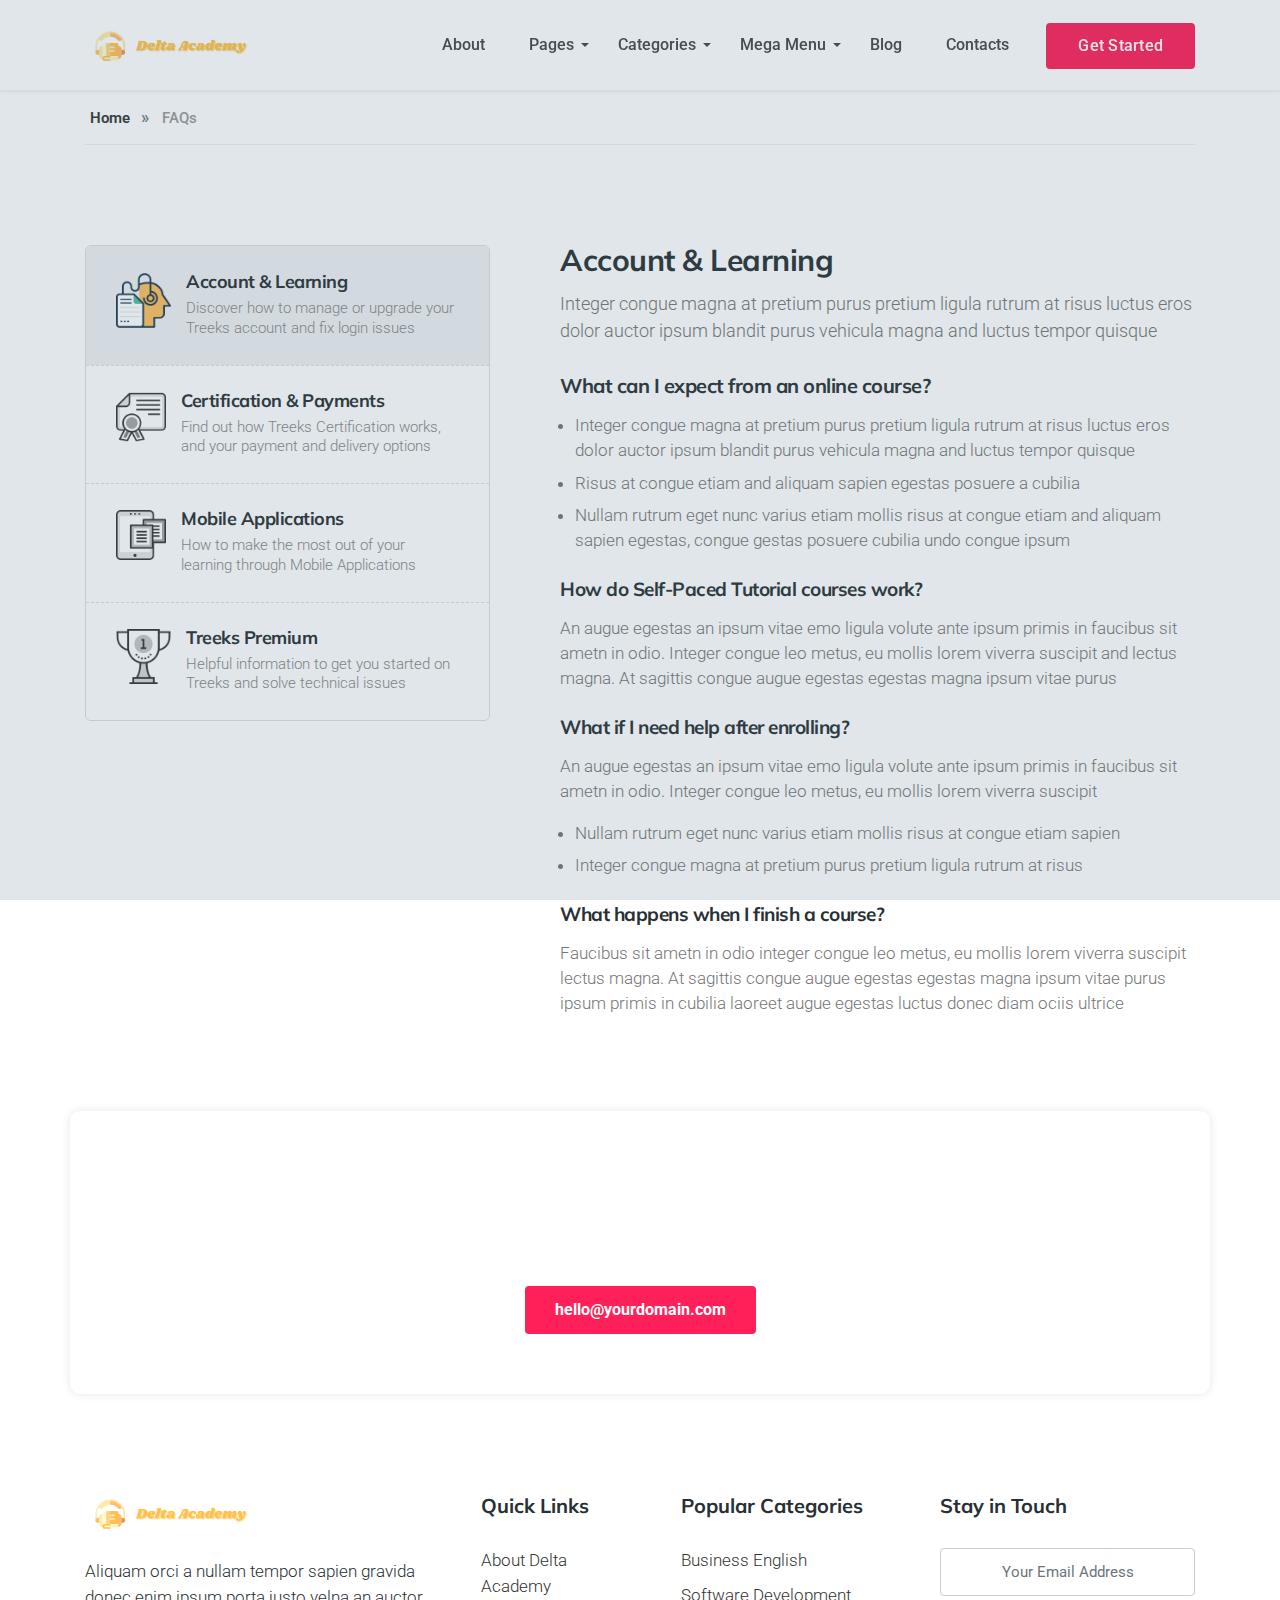
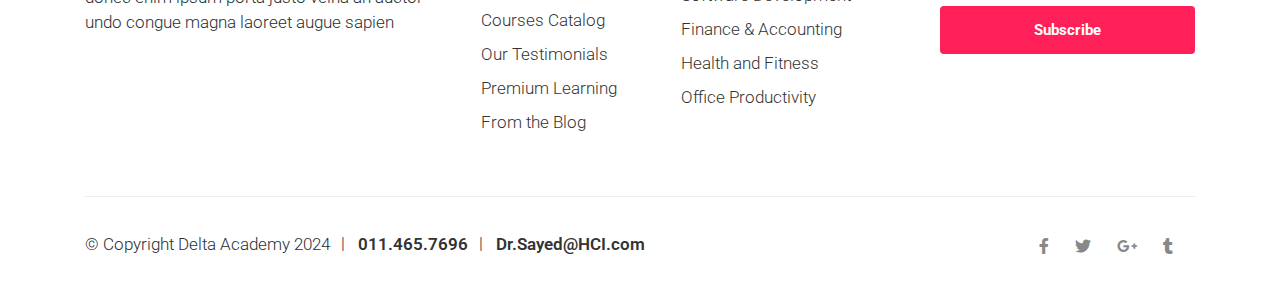
<file: faqs.html>
<!DOCTYPE html>
<html lang="en">
  <head>
    <meta charset="utf-8" />
    <meta http-equiv="X-UA-Compatible" content="IE=edge" />
    <meta name="author" content="Kandil" />
    <meta
      name="description"
      content="Delta Academy - Education & Courses Project"
    />
    <meta
      name="keywords"
      content="Courses, Education, Learning, Online Education, Study"
    />
    <meta name="viewport" content="width=device-width, initial-scale=1.0" />

    <!-- SITE TITLE -->
    <title>Delta Academy - Education & Courses Project</title>

    <!-- FAVICON AND TOUCH ICONS  -->
    <link rel="shortcut icon" href="images/favicon.ico" type="image/x-icon" />
    <link rel="icon" href="images/favicon.ico" type="image/x-icon" />
    <link
      rel="apple-touch-icon"
      sizes="152x152"
      href="images/apple-touch-icon-152x152.png"
    />
    <link
      rel="apple-touch-icon"
      sizes="120x120"
      href="images/apple-touch-icon-120x120.png"
    />
    <link
      rel="apple-touch-icon"
      sizes="76x76"
      href="images/apple-touch-icon-76x76.png"
    />
    <link rel="apple-touch-icon" href="images/apple-touch-icon.png" />
    <link rel="icon" href="images/apple-touch-icon.png" type="image/x-icon" />

    <!-- GOOGLE FONTS -->
    <link
      href="https://fonts.googleapis.com/css?family=Roboto:300,400,500,700&display=swap"
      rel="stylesheet"
    />
    <link
      href="https://fonts.googleapis.com/css?family=Muli:400,600,700,800,900&display=swap"
      rel="stylesheet"
    />

    <!-- BOOTSTRAP CSS -->
    <link href="css/bootstrap.min.css" rel="stylesheet" />

    <!-- FONT ICONS -->
    <link
      href="https://use.fontawesome.com/releases/v5.11.0/css/all.css"
      rel="stylesheet"
      crossorigin="anonymous"
    />
    <link href="css/flaticon.css" rel="stylesheet" />

    <!-- PLUGINS STYLESHEET -->
    <link href="css/menu.css" rel="stylesheet" />
    <link
      id="effect"
      href="css/dropdown-effects/fade-down.css"
      media="all"
      rel="stylesheet"
    />
    <link href="css/magnific-popup.css" rel="stylesheet" />
    <link href="css/flexslider.css" rel="stylesheet" />
    <link href="css/owl.carousel.min.css" rel="stylesheet" />
    <link href="css/owl.theme.default.min.css" rel="stylesheet" />

    <!-- ON SCROLL ANIMATION -->
    <link href="css/animate.css" rel="stylesheet" />

    <!-- TEMPLATE CSS -->
    <link href="css/style.css" rel="stylesheet" />

    <!-- RESPONSIVE CSS -->
    <link href="css/responsive.css" rel="stylesheet" />
  </head>

  <body>
    <!-- PRELOADER SPINNER
		============================================= -->
    <div id="loader-wrapper">
      <div id="loading">
        <div id="loading-center">
          <div class="cssload-loading"><i></i><i></i><i></i><i></i></div>
        </div>
      </div>
    </div>

    <!-- PAGE CONTENT
		============================================= -->
    <div id="page" class="page">
      <!-- HEADER
			============================================= -->
      <header id="header" class="header white-menu navbar-dark">
        <div class="header-wrapper">
          <!-- MOBILE HEADER -->
          <div class="wsmobileheader clearfix">
            <a id="wsnavtoggle" class="wsanimated-arrow"><span></span></a>
            <span class="smllogo smllogo-black"
              ><img
                src="images/logo.png"
                width="172"
                height="40"
                alt="mobile-logo"
            /></span>
            <span class="smllogo smllogo-white"
              ><img
                src="images/logo-white.png"
                width="172"
                height="40"
                alt="mobile-logo"
            /></span>
          </div>

          <!-- NAVIGATION MENU -->
          <div class="wsmainfull menu clearfix">
            <div class="wsmainwp clearfix">
              <!-- LOGO IMAGE -->
              <!-- For Retina Ready displays take a image with double the amount of pixels that your image will be displayed (e.g 344 x 80 pixels) -->
              <div class="desktoplogo">
                <a href="index.html" class="logo-black"
                  ><img
                    src="images/logo.png"
                    width="172"
                    height="40"
                    alt="header-logo"
                /></a>
              </div>
              <div class="desktoplogo">
                <a href="index.html" class="logo-white"
                  ><img
                    src="images/logo-white.png"
                    width="172"
                    height="40"
                    alt="header-logo"
                /></a>
              </div>

              <!-- MAIN MENU -->
              <nav class="wsmenu clearfix">
                <ul class="wsmenu-list">
                  <!-- SIMPLE NAVIGATION LINK -->
                  <li class="nl-simple" aria-haspopup="true">
                    <a href="about.html">About</a>
                  </li>

                  <!-- DROPDOWN MENU -->
                  <li aria-haspopup="true">
                    <a href="#">Pages <span class="wsarrow"></span></a>
                    <div class="wsmegamenu clearfix halfmenu">
                      <div class="container-fluid">
                        <div class="row">
                          <!-- Links -->
                          <ul
                            class="col-lg-6 col-md-12 col-xs-12 link-list left-link-list"
                          >
                            <li><a href="about.html">About Us Page</a></li>
                            <li>
                              <a href="categories-list.html"
                                >Categories Listing</a
                              >
                            </li>
                            <li>
                              <a href="category-details.html"
                                >Category Details</a
                              >
                            </li>
                            <li>
                              <a href="courses-list.html">Courses Listing</a>
                            </li>
                            <li>
                              <a href="course-details.html">Course Details</a>
                            </li>
                            <li>
                              <a href="teachers-list.html">Teachers Listing</a>
                            </li>
                            <li>
                              <a href="teacher-profile.html">Teacher Profile</a>
                            </li>
                          </ul>

                          <!-- Links -->
                          <ul class="col-lg-6 col-md-12 col-xs-12 link-list">
                            <li>
                              <a href="become-a-teacher.html"
                                >Become A Teacher</a
                              >
                            </li>
                            <li>
                              <a href="pricing.html">Pricing Plans Page</a>
                            </li>
                            <li><a href="reviews.html">Reviews Page</a></li>
                            <li><a href="faqs.html">FAQs Page</a></li>
                            <li>
                              <a href="blog-listing.html">Blog Listing</a>
                            </li>
                            <li><a href="single-post.html">Single Post</a></li>
                            <li><a href="contacts.html">Contacts Page</a></li>
                          </ul>
                        </div>
                      </div>
                    </div>
                  </li>
                  <!-- END DROPDOWN MENU -->

                  <!-- DROPDOWN MENU -->
                  <li aria-haspopup="true">
                    <a href="#">Categories <span class="wsarrow"></span></a>
                    <ul class="sub-menu">
                      <li aria-haspopup="true">
                        <a href="courses-list.html">Development</a>
                      </li>
                      <li aria-haspopup="true">
                        <a href="courses-list.html">Finance & Accounting</a>
                      </li>
                      <li aria-haspopup="true">
                        <a href="courses-list.html">IT & Software</a>
                      </li>
                      <li aria-haspopup="true">
                        <a href="courses-list.html">Office Productivity</a>
                      </li>
                      <li aria-haspopup="true">
                        <a href="courses-list.html">Photography</a>
                      </li>
                      <li aria-haspopup="true">
                        <a href="courses-list.html">Math & Science</a>
                      </li>
                      <li aria-haspopup="true">
                        <a href="courses-list.html">Languages</a>
                      </li>
                      <li aria-haspopup="true">
                        <a href="courses-list.html">Marketing</a>
                      </li>
                      <li aria-haspopup="true">
                        <a href="courses-list.html">Health & Fitness</a>
                      </li>
                    </ul>
                  </li>
                  <!-- END DROPDOWN MENU -->

                  <!-- MEGAMENU -->
                  <li aria-haspopup="true">
                    <a href="#">Mega Menu <span class="wsarrow"></span></a>
                    <div class="wsmegamenu clearfix">
                      <div class="container">
                        <div class="row">
                          <!-- MEGAMENU QUICK LINKS -->
                          <div class="col-md-12 col-lg-3">
                            <!-- Title -->
                            <h3 class="title">Top 5 Online Courses:</h3>

                            <ul class="link-list clearfix">
                              <li><a href="#">English for Tourism</a></li>
                              <li>
                                <a href="#"
                                  >Python Programming - Working with Lists and
                                  Files</a
                                >
                              </li>
                              <li>
                                <a href="#"
                                  >Computer Networking - Wired and Wireless
                                  Networks</a
                                >
                              </li>
                              <li>
                                <a href="#"
                                  >Marketing Management - Capturing Marketing
                                  Insights</a
                                >
                              </li>
                              <li>
                                <a href="#"
                                  >iOS App Development: Data Persistence with
                                  Core Data</a
                                >
                              </li>
                            </ul>
                          </div>
                          <!-- END MEGAMENU QUICK LINKS -->

                          <!-- MEGAMENU FEATURED NEWS -->
                          <div class="col-md-12 col-lg-5">
                            <!-- Title -->
                            <h3 class="title">Featured News:</h3>

                            <!-- Image -->
                            <div class="fluid-width-video-wrapper mb-15">
                              <img
                                src="images/blog/featured-news.jpg"
                                alt="featured-news"
                              />
                            </div>

                            <!-- Text -->
                            <h5 class="h5-md">
                              <a href="single-post.html"
                                >Study smart and save time with these 5 tips
                              </a>
                            </h5>
                            <p class="wsmwnutxt">
                              Porta semper lacus cursus, feugiat primis ultrice
                              in ligula risus auctor tempus feugiat dolor
                              impedit magna...
                            </p>
                          </div>
                          <!-- END MEGAMENU FEATURED NEWS -->

                          <!-- MEGAMENU LATEST NEWS -->
                          <div class="col-md-12 col-lg-4">
                            <!-- Title -->
                            <h3 class="title">Latest News:</h3>

                            <!-- Latest News -->
                            <ul class="latest-news">
                              <!-- Post #1 -->
                              <li class="clearfix d-flex align-items-center">
                                <!-- Image -->
                                <img
                                  class="img-fluid"
                                  src="images/blog/latest-post-1.jpg"
                                  alt="blog-post-preview"
                                />

                                <!-- Text -->
                                <div class="post-summary">
                                  <a href="single-post.html"
                                    >Etiam sapien risus ante auctor tempus an
                                    accumsan...</a
                                  >
                                  <p>18 hours ago</p>
                                </div>
                              </li>

                              <!-- Post #2 -->
                              <li class="clearfix d-flex align-items-center">
                                <!-- Image -->
                                <img
                                  class="img-fluid"
                                  src="images/blog/latest-post-2.jpg"
                                  alt="blog-post-preview"
                                />

                                <!-- Text -->
                                <div class="post-summary">
                                  <a href="single-post.html"
                                    >Blandit tempor sapien ipsum, porta risus
                                    auctor justo...
                                  </a>
                                  <p>Feb 17, 2024</p>
                                </div>
                              </li>

                              <!-- Post #3 -->
                              <li class="clearfix d-flex align-items-center">
                                <!-- Image -->
                                <img
                                  class="img-fluid"
                                  src="images/blog/latest-post-3.jpg"
                                  alt="blog-post-preview"
                                />

                                <!-- Text -->
                                <div class="post-summary">
                                  <a href="single-post.html"
                                    >Cursus risus an auctor risus laoreet undo
                                    auctor varius...</a
                                  >
                                  <p>Feb 07, 2024</p>
                                </div>
                              </li>
                            </ul>
                          </div>
                          <!-- END MEGAMENU LATEST NEWS -->
                        </div>
                        <!-- End row -->
                      </div>
                      <!-- End container -->
                    </div>
                    <!-- End wsmegamenu -->
                  </li>
                  <!-- END MEGAMENU -->

                  <!-- SIMPLE NAVIGATION LINK -->
                  <li class="nl-simple" aria-haspopup="true">
                    <a href="blog-listing.html">Blog</a>
                  </li>

                  <!-- SIMPLE NAVIGATION LINK -->
                  <li class="nl-simple" aria-haspopup="true">
                    <a href="contacts.html">Contacts</a>
                  </li>

                  <!-- DROPDOWN MENU 
						          	<li aria-haspopup="true">
						          		<a href="#" class="lang-select">
							          		<img src="images/icons/flags/uk.png" alt="flag-icon" /> En <span class="wsarrow"></span>
							          	</a>
	            						<ul class="sub-menu last-sub-menu">
						           			<li aria-haspopup="true"><a href="#"><img src="images/icons/flags/germany.png" alt="flag-icon" /> Deutch</a></li>
						           			<li aria-haspopup="true"><a href="#"><img src="images/icons/flags/spain.png" alt="flag-icon" /> Español</a></li>
						           			<li aria-haspopup="true"><a href="#"><img src="images/icons/flags/france.png" alt="flag-icon" /> Français</a></li>
						              		<li aria-haspopup="true"><a href="#"><img src="images/icons/flags/italy.png" alt="flag-icon" /> Italiano</a></li>
						              		<li aria-haspopup="true"><a href="#"><img src="images/icons/flags/russia.png" alt="flag-icon" /> Русский</a></li>
						              		<li aria-haspopup="true"><a href="#"><img src="images/icons/flags/china.png" alt="flag-icon" /> 简体中文</a></li>
						           		</ul>
								    </li> -->

                  <!-- HEADER BUTTON -->
                  <li class="nl-simple" aria-haspopup="true">
                    <a
                      href="pricing.html"
                      class="btn btn-rose tra-black-hover last-link"
                      >Get Started</a
                    >
                  </li>
                </ul>
              </nav>
              <!-- END MAIN MENU -->
            </div>
          </div>
          <!-- END NAVIGATION MENU -->
        </div>
        <!-- End header-wrapper -->
      </header>
      <!-- END HEADER -->

      <!-- INNER PAGE WRAPPER
			============================================= -->
      <div class="inner-page-wrapper">
        <!-- BREADCRUMB
				============================================= -->
        <div id="breadcrumb" class="division">
          <div class="container">
            <div class="row">
              <!-- BREADCRUMB NAV -->
              <div class="col-md-12">
                <nav aria-label="breadcrumb">
                  <ol class="breadcrumb">
                    <li class="breadcrumb-item">
                      <a href="index.html">Home</a>
                    </li>
                    <li class="breadcrumb-item active" aria-current="page">
                      FAQs
                    </li>
                  </ol>
                </nav>
              </div>
            </div>
            <!-- End row -->
          </div>
          <!-- End container -->
        </div>
        <!-- END BREADCRUMB -->

        <!-- FAQs-1
				============================================= -->
        <section id="faqs-1" class="bg-fixed wide-70 faqs-section division">
          <div class="container">
            <div class="row">
              <!-- TABS NAVIGATION -->
              <div class="col-lg-5">
                <div class="tabs-nav clearfix">
                  <ul class="tabs-1">
                    <!-- TAB-1 LINK -->
                    <li class="tab-link current" data-tab="tab-1">
                      <img
                        class="img-55"
                        src="images/icons/lesson.png"
                        alt="tab-icon"
                      />
                      <div class="tab-link-txt">
                        <h5 class="h5-xs">Account & Learning</h5>
                        <p>
                          Discover how to manage or upgrade your Treeks account
                          and fix login issues
                        </p>
                      </div>
                    </li>

                    <!-- TAB-2 LINK -->
                    <li class="tab-link" data-tab="tab-2">
                      <img
                        class="img-50"
                        src="images/icons/certificate.png"
                        alt="tab-icon-icon"
                      />
                      <div class="tab-link-txt">
                        <h5 class="h5-xs">Certification & Payments</h5>
                        <p>
                          Find out how Treeks Certification works, and your
                          payment and delivery options
                        </p>
                      </div>
                    </li>

                    <!-- TAB-3 LINK -->
                    <li class="tab-link" data-tab="tab-3">
                      <img
                        class="img-50"
                        src="images/icons/documents.png"
                        alt="tab-icon-icon"
                      />
                      <div class="tab-link-txt">
                        <h5 class="h5-xs">Mobile Applications</h5>
                        <p>
                          How to make the most out of your learning through
                          Mobile Applications
                        </p>
                      </div>
                    </li>

                    <!-- TAB-4 LINK -->
                    <li class="tab-link" data-tab="tab-4">
                      <img
                        class="img-55"
                        src="images/icons/trophy.png"
                        alt="tab-icon-icon"
                      />
                      <div class="tab-link-txt">
                        <h5 class="h5-xs">Treeks Premium</h5>
                        <p>
                          Helpful information to get you started on Treeks and
                          solve technical issues
                        </p>
                      </div>
                    </li>
                  </ul>
                </div>
              </div>
              <!-- END TABS NAVIGATION -->

              <!-- TABS CONTENT -->
              <div class="col-lg-7">
                <div class="tabs-content">
                  <!-- TAB-1 CONTENT -->
                  <div id="tab-1" class="tab-content current">
                    <!-- CATEGORY TITLE -->
                    <div class="category-title">
                      <!-- Title -->
                      <h4 class="h4-md">Account & Learning</h4>

                      <!-- Text -->
                      <p class="p-md">
                        Integer congue magna at pretium purus pretium ligula
                        rutrum at risus luctus eros dolor auctor ipsum blandit
                        purus vehicula magna and luctus tempor quisque
                      </p>
                    </div>

                    <!-- QUESTION #1 -->
                    <div class="question">
                      <!-- Question -->
                      <h5 class="h5-md">
                        What can I expect from an online course?
                      </h5>

                      <!-- Answer -->
                      <ul class="txt-list mb-15">
                        <li>
                          Integer congue magna at pretium purus pretium ligula
                          rutrum at risus luctus eros dolor auctor ipsum blandit
                          purus vehicula magna and luctus tempor quisque
                        </li>

                        <li>
                          Risus at congue etiam and aliquam sapien egestas
                          posuere a cubilia
                        </li>

                        <li>
                          Nullam rutrum eget nunc varius etiam mollis risus at
                          congue etiam and aliquam sapien egestas, congue gestas
                          posuere cubilia undo congue ipsum
                        </li>
                      </ul>
                    </div>
                    <!-- END QUESTION #1 -->

                    <!-- QUESTION #2 -->
                    <div class="question">
                      <!-- Question -->
                      <h5 class="h5-sm">
                        How do Self-Paced Tutorial courses work?
                      </h5>

                      <!-- Answer -->
                      <p>
                        An augue egestas an ipsum vitae emo ligula volute ante
                        ipsum primis in faucibus sit ametn in odio. Integer
                        congue leo metus, eu mollis lorem viverra suscipit and
                        lectus magna. At sagittis congue augue egestas egestas
                        magna ipsum vitae purus
                      </p>
                    </div>
                    <!-- END QUESTION #2 -->

                    <!-- QUESTION #3 -->
                    <div class="question">
                      <!-- Question -->
                      <h5 class="h5-sm">
                        What if I need help after enrolling?
                      </h5>

                      <!-- Text -->
                      <p>
                        An augue egestas an ipsum vitae emo ligula volute ante
                        ipsum primis in faucibus sit ametn in odio. Integer
                        congue leo metus, eu mollis lorem viverra suscipit
                      </p>

                      <!-- Answer -->
                      <ul class="txt-list mb-15">
                        <li>
                          Nullam rutrum eget nunc varius etiam mollis risus at
                          congue etiam sapien
                        </li>

                        <li>
                          Integer congue magna at pretium purus pretium ligula
                          rutrum at risus
                        </li>
                      </ul>
                    </div>
                    <!-- END QUESTION #3 -->

                    <!-- QUESTION #4 -->
                    <div class="question">
                      <!-- Question -->
                      <h5 class="h5-sm">
                        What happens when I finish a course?
                      </h5>

                      <!-- Answer -->
                      <p>
                        Faucibus sit ametn in odio integer congue leo metus, eu
                        mollis lorem viverra suscipit lectus magna. At sagittis
                        congue augue egestas egestas magna ipsum vitae purus
                        ipsum primis in cubilia laoreet augue egestas luctus
                        donec diam ociis ultrice
                      </p>
                    </div>
                    <!-- END QUESTION #4 -->
                  </div>
                  <!-- END TAB-1 CONTENT -->

                  <!-- TAB-2 CONTENT -->
                  <div id="tab-2" class="tab-content">
                    <!-- CATEGORY TITLE -->
                    <div class="category-title">
                      <!-- Title -->
                      <h4 class="h4-md">Certification & Payments</h4>

                      <!-- Text -->
                      <p class="p-md">
                        Integer congue magna at pretium purus pretium ligula
                        rutrum at risus luctus eros dolor auctor ipsum blandit
                        purus vehicula magna and luctus tempor quisque
                      </p>
                    </div>

                    <!-- QUESTION #5 -->
                    <div class="question">
                      <!-- Question -->
                      <h5 class="h5-sm">Do you have non-profit discount?</h5>

                      <!-- Answer -->
                      <p>
                        Aliqum mullam blandit tempor sapien gravida donec ipsum,
                        at porta justo. Velna vitae and congue auctor magna
                        nihil impedit ligula risus. Mauris donec ociis magnis
                        sapien etiam sapien sagittis congue tempor gravida donec
                        enim ipsum porta justo
                      </p>
                    </div>
                    <!-- END QUESTION #5 -->

                    <!-- QUESTION #6 -->
                    <div class="question">
                      <!-- Question -->
                      <h5 class="h5-sm">Do you have a free trial?</h5>

                      <!-- Answer -->
                      <ul class="txt-list mb-15">
                        <li>
                          Nullam rutrum eget nunc varius etiam mollis risus at
                          congue etiam undo aliquam sapien egestas, congue
                          gestas posuere cubilia undo congue ipsum mauris
                        </li>

                        <li>
                          Integer congue magna at pretium purus pretium ligula
                          rutrum at risus luctus eros dolor auctor ipsum blandit
                          purus vehicula magna and luctus tempor quisque
                        </li>
                      </ul>
                    </div>
                    <!-- END QUESTION #6 -->

                    <!-- QUESTION #7 -->
                    <div class="question">
                      <!-- Question -->
                      <h5 class="h5-sm">
                        What is Card Verification Code (CVC)?
                      </h5>

                      <!-- Answer -->
                      <p>
                        Maecenas gravida porttitor nunc, quis vehicula magna
                        luctus tempor. Quisque vel laoreet turpis. Urna augue,
                        viverra a augue eget, dictum tempor diam. Sed pulvinar
                        consectetur nibh, vel imperdiet dui varius viverra ac
                        massa lorem vulputate
                      </p>
                    </div>
                    <!-- END QUESTION #7 -->

                    <!-- QUESTION #8 -->
                    <div class="question">
                      <!-- Question -->
                      <h5 class="h5-sm">How can I pay for my certificate?</h5>

                      <!-- Answer -->
                      <p>
                        An augue egestas an ipsum vitae emo ligula volute ante
                        ipsum primis in faucibus sit ametn in odio. Integer
                        congue leo metus, eu mollis lorem viverra suscipit undo
                        lectus magna. At sagittis congue augue egestas magna
                        ipsum vitae and purus
                      </p>
                    </div>
                    <!-- END QUESTION #8 -->
                  </div>
                  <!-- END TAB-2 CONTENT -->

                  <!-- TAB-3 CONTENT -->
                  <div id="tab-3" class="tab-content">
                    <!-- CATEGORY TITLE -->
                    <div class="category-title">
                      <!-- Title -->
                      <h4 class="h4-md">Mobile Applications</h4>

                      <!-- Text -->
                      <p class="p-md">
                        Integer congue magna at pretium purus pretium ligula
                        rutrum at risus luctus eros dolor auctor ipsum blandit
                        purus vehicula magna and luctus tempor quisque
                      </p>
                    </div>

                    <!-- QUESTION #9 -->
                    <div class="question">
                      <!-- Question -->
                      <h5 class="h5-sm">
                        How can I download the treeks Android App?
                      </h5>

                      <!-- Answer -->
                      <ul class="txt-list mb-15">
                        <li>Vitae auctor integer congue magna at pretium</li>

                        <li>
                          Integer congue magna at pretium purus pretium ligula
                          rutrum and luctus risus eros dolor auctor ipsum
                          blandit purus vehicula magna and luctus tempor
                        </li>

                        <li>
                          Sagittis congue augue egestas volutpat egestas magna
                          donec ociis
                        </li>
                      </ul>
                    </div>
                    <!-- END QUESTION #9 -->

                    <!-- QUESTION #10 -->
                    <div class="question">
                      <!-- Question -->
                      <h5 class="h5-sm">
                        How do I start a course using the IOS App?
                      </h5>

                      <!-- Answer -->
                      <ul class="txt-list mb-15">
                        <li>
                          An augue egestas an ipsum vitae emo ligula volute ante
                          ipsum primis faucibus sit ametn in odio. Integer
                          congue metus, eu mollis lorem viverra suscipit lectus
                        </li>

                        <li>
                          Integer congue magna at pretium purus pretium ligula
                          rutrum and luctus risus eros dolor auctor ipsum
                          blandit purus vehicula magna and luctus tempor
                        </li>
                      </ul>
                    </div>
                    <!-- END QUESTION #10 -->

                    <!-- QUESTION #11 -->
                    <div class="question">
                      <!-- Question -->
                      <h5 class="h5-sm">
                        How do I make a payment using the Android App?
                      </h5>

                      <!-- Answer -->
                      <p>
                        Aliqum mullam blandit tempor sapien gravida donec ipsum,
                        at porta justo. Velna vitae and congue auctor magna
                        nihil impedit ligula risus. Mauris donec ociis magnis
                        sapien etiam sapien sagittis congue tempor gravida donec
                        enim ipsum porta justo
                      </p>

                      <!-- List -->
                      <ul class="txt-list mb-15">
                        <li>
                          Integer congue magna at pretium purus pretium ligula
                          rutrum at risus luctus eros dolor auctor ipsum blandit
                          purus vehicula magna and luctus tempor quisque
                        </li>

                        <li>
                          Risus at congue etiam and aliquam sapien egestas
                          posuere a cubilia
                        </li>
                      </ul>
                    </div>
                    <!-- END QUESTION #11 -->
                  </div>
                  <!-- END TAB-3 CONTENT -->

                  <!-- TAB-4 CONTENT -->
                  <div id="tab-4" class="tab-content">
                    <!-- CATEGORY TITLE -->
                    <div class="category-title">
                      <!-- Title -->
                      <h4 class="h4-md">Treeks Premium</h4>

                      <!-- Text -->
                      <p class="p-md">
                        Integer congue magna at pretium purus pretium ligula
                        rutrum at risus luctus eros dolor auctor ipsum blandit
                        purus vehicula magna and luctus tempor quisque
                      </p>
                    </div>

                    <!-- QUESTION #11 -->
                    <div class="question">
                      <!-- Question -->
                      <h5 class="h5-sm">What is Treeks Premium Monthly?</h5>

                      <!-- Answer -->
                      <ul class="txt-list mb-15">
                        <li>
                          Nullam rutrum eget nunc varius etiam mollis risus at
                          congue etiam and aliquam sapien egestas, congue gestas
                          posuere cubilia undo congue ipsum mauris
                        </li>

                        <li>
                          Integer congue magna at pretium purus pretium ligula
                          rutrum at risus luctus eros dolor auctor ipsum blandit
                          purus vehicula magna and luctus tempor quisque
                        </li>
                      </ul>
                    </div>
                    <!-- END QUESTION #11 -->

                    <!-- QUESTION #12 -->
                    <div class="question">
                      <!-- Question -->
                      <h5 class="h5-sm">How much does Premium Monthly cost?</h5>

                      <!-- Answer -->
                      <p>
                        Aliqum mullam blandit tempor sapien gravida donec ipsum,
                        at porta justo. Velna vitae and congue auctor magna
                        nihil impedit ligula risus. Mauris donec ociis magnis
                        sapien etiam sapien sagittis congue tempor gravida donec
                        enim ipsum porta justo
                      </p>

                      <!-- List -->
                      <ul class="txt-list mb-15">
                        <li>
                          Integer congue magna at pretium purus pretium ligula
                          rutrum at risus luctus eros dolor auctor ipsum blandit
                          purus vehicula magna and luctus tempor quisque
                        </li>

                        <li>
                          Risus at congue etiam and aliquam sapien egestas
                          posuere a cubilia
                        </li>
                      </ul>
                    </div>
                    <!-- END QUESTION #12 -->

                    <!-- QUESTION #13 -->
                    <div class="question">
                      <!-- Question -->
                      <h5 class="h5-sm">
                        Can I get a refund if I cancel my subscription?
                      </h5>

                      <!-- Answer -->
                      <p>
                        An augue egestas an ipsum vitae emo ligula volute ante
                        ipsum primis in faucibus sit ametn in odio. Integer
                        congue leo metus, eu mollis lorem viverra suscipit
                        lectus magna. At sagittis congue augue egestas magna
                        ipsum vitae and purus
                      </p>
                    </div>
                    <!-- END QUESTION #13 -->
                  </div>
                  <!-- END TAB-4 CONTENT -->
                </div>
              </div>
              <!-- END TABS CONTENT -->
            </div>
            <!-- End row -->
          </div>
          <!-- End container -->
        </section>
        <!-- END FAQs-1 -->

        <!-- CONTACTS-1
				============================================= -->
        <section id="contacts-1" class="contacts-section division">
          <div class="container">
            <div class="bg-03 bg-fixed contacts-1-holder">
              <div class="row d-flex align-items-center">
                <!-- CONTACTS TEXT -->
                <div class="col-lg-8 offset-lg-2">
                  <div class="contacts-txt text-center white-color">
                    <!-- Title -->
                    <h3 class="h3-sm">Need Help? Get in Touch</h3>

                    <!-- Text -->
                    <p class="p-md">
                      Have questions about teaching and career opportunities?
                    </p>

                    <!-- Button -->
                    <a
                      class="btn btn-md btn-rose tra-white-hover"
                      href="mailto:yourdomain@mail.com"
                      >hello@yourdomain.com</a
                    >
                  </div>
                </div>
              </div>
              <!-- End row -->
            </div>
            <!-- End contacts-holder -->
          </div>
          <!-- End container -->
        </section>
        <!-- END CONTACTS-1 -->

        <!-- FOOTER-2
				============================================= -->
        <footer id="footer-2" class="footer division">
          <div class="container">
            <!-- FOOTER CONTENT -->
            <div class="row">
              <!-- FOOTER INFO -->
              <div class="col-md-5 col-lg-5 col-xl-4">
                <div class="footer-info mb-40">
                  <!-- Footer Logo -->
                  <!-- For Retina Ready displays take a image with double the amount of pixels that your image will be displayed (e.g 344 x 80 pixels) -->
                  <img
                    src="images/logo.png"
                    width="172"
                    height="40"
                    alt="footer-logo"
                  />

                  <!-- Text -->
                  <p>
                    Aliquam orci a nullam tempor sapien gravida donec enim ipsum
                    porta justo velna an auctor undo congue magna laoreet augue
                    sapien
                  </p>
                </div>
              </div>

              <!-- FOOTER PRODUCTS LINKS -->
              <div class="col-md-3 col-lg-3 col-xl-2">
                <div class="footer-links mb-40">
                  <!-- Title -->
                  <h5 class="h5-md">Quick Links</h5>

                  <!-- Footer Links -->
                  <ul class="foo-links clearfix">
                    <li><a href="about.html">About Delta Academy</a></li>
                    <li><a href="categories-list.html">Courses Catalog</a></li>
                    <li><a href="reviews.html">Our Testimonials</a></li>
                    <li><a href="pricing.html">Premium Learning</a></li>
                    <li><a href="blog-listing.html">From the Blog</a></li>
                  </ul>
                </div>
              </div>

              <!-- FOOTER COMPANY LINKS -->
              <div class="col-md-4 col-lg-4 col-xl-3">
                <div class="footer-links mb-40">
                  <!-- Title -->
                  <h5 class="h5-md">Popular Categories</h5>

                  <!-- Footer Links -->
                  <ul class="clearfix">
                    <li><a href="#">Business English</a></li>
                    <li><a href="#">Software Development</a></li>
                    <li><a href="#">Finance & Accounting</a></li>
                    <li><a href="#">Health and Fitness</a></li>
                    <li><a href="#">Office Productivity</a></li>
                  </ul>
                </div>
              </div>

              <!-- FOOTER NEWSLETTER FORM -->
              <div class="col-md-7 col-xl-3">
                <div class="footer-form mb-20">
                  <!-- Title -->
                  <h5 class="h5-md">Stay in Touch</h5>

                  <!-- Newsletter Form Input -->
                  <form class="newsletter-form">
                    <div class="input-group">
                      <input
                        type="email"
                        autocomplete="off"
                        class="form-control"
                        placeholder="Your Email Address"
                        required
                        id="s-email"
                      />
                      <span class="input-group-btn">
                        <button type="submit" class="btn btn-rose black-hover">
                          Subscribe
                        </button>
                      </span>
                    </div>

                    <!-- Newsletter Form Notification -->
                    <label for="s-email" class="form-notification"></label>
                  </form>
                </div>
              </div>
              <!-- END FOOTER NEWSLETTER FORM -->
            </div>
            <!-- END FOOTER CONTENT -->

            <!-- BOTTOM FOOTER -->
            <div class="bottom-footer">
              <div class="row">
                <!-- FOOTER COPYRIGHT -->
                <div class="col-lg-8">
                  <ul class="bottom-footer-list">
                    <li><p>&copy; Copyright Delta Academy 2024</p></li>
                    <li>
                      <p><a href="tel:123456789">011.465.7696</a></p>
                    </li>
                    <li>
                      <p class="last-li">
                        <a href="mailto:yourdomain@mail.com"
                          >Dr.Sayed@HCI.com</a
                        >
                      </p>
                    </li>
                  </ul>
                </div>

                <!-- FOOTER SOCIALS LINKS -->
                <div class="col-lg-4 text-right">
                  <ul class="foo-socials text-center clearfix">
                    <li>
                      <a href="#" class="ico-facebook"
                        ><i class="fab fa-facebook-f"></i
                      ></a>
                    </li>
                    <li>
                      <a href="#" class="ico-twitter"
                        ><i class="fab fa-twitter"></i
                      ></a>
                    </li>
                    <li>
                      <a href="#" class="ico-google-plus"
                        ><i class="fab fa-google-plus-g"></i
                      ></a>
                    </li>
                    <li>
                      <a href="#" class="ico-tumblr"
                        ><i class="fab fa-tumblr"></i
                      ></a>
                    </li>

                    <!--
										<li><a href="#" class="ico-behance"><i class="fab fa-behance"></i></a></li>	
										<li><a href="#" class="ico-dribbble"><i class="fab fa-dribbble"></i></a></li>									
										<li><a href="#" class="ico-instagram"><i class="fab fa-instagram"></i></a></li>	
										<li><a href="#" class="ico-linkedin"><i class="fab fa-linkedin-in"></i></a></li>
										<li><a href="#" class="ico-pinterest"><i class="fab fa-pinterest-p"></i></a></li>								
										<li><a href="#" class="ico-youtube"><i class="fab fa-youtube"></i></a></li>										
										<li><a href="#" class="ico-vk"><i class="fab fa-vk"></i></a></li>
										<li><a href="#" class="ico-yelp"><i class="fab fa-yelp"></i></a></li>
										<li><a href="#" class="ico-yahoo"><i class="fab fa-yahoo"></i></a></li>
									    -->
                  </ul>
                </div>
              </div>
            </div>
            <!-- END BOTTOM FOOTER -->
          </div>
          <!-- End container -->
        </footer>
        <!-- END FOOTER-2 -->
      </div>
      <!-- END INNER PAGE WRAPPER -->
    </div>
    <!-- END PAGE CONTENT -->

    <!-- EXTERNAL SCRIPTS
		============================================= -->
    <script src="js/jquery-3.3.1.min.js"></script>
    <script src="js/bootstrap.min.js"></script>
    <script src="js/modernizr.custom.js"></script>
    <script src="js/jquery.easing.js"></script>
    <script src="js/jquery.appear.js"></script>
    <script src="js/menu.js"></script>
    <script src="js/materialize.js"></script>
    <script src="js/jquery.scrollto.js"></script>
    <script src="js/jquery.countdown.min.js"></script>
    <script src="js/imagesloaded.pkgd.min.js"></script>
    <script src="js/isotope.pkgd.min.js"></script>
    <script src="js/jquery.flexslider.js"></script>
    <script src="js/owl.carousel.min.js"></script>
    <script src="js/jquery.magnific-popup.min.js"></script>
    <script src="js/register-form.js"></script>
    <script src="js/comment-form.js"></script>
    <script src="js/jquery.validate.min.js"></script>
    <script src="js/jquery.ajaxchimp.min.js"></script>

    <!-- Custom Script -->
    <script src="js/custom.js"></script>

    <!-- HTML5 shim, for IE6-8 support of HTML5 elements. All other JS at the end of file. -->
    <!-- [if lt IE 9]>
			<script src="js/html5shiv.js" type="text/javascript"></script>
			<script src="js/respond.min.js" type="text/javascript"></script>
		<![endif] -->

    <!-- Google Analytics: Change UA-XXXXX-X to be your site's ID. Go to http://www.google.com/analytics/ for more information. -->
    <!--
		<script>
			window.ga=window.ga||function(){(ga.q=ga.q||[]).push(arguments)};ga.l=+new Date;
			ga('create', 'UA-XXXXX-Y', 'auto');
			ga('send', 'pageview');
		</script>
		<script async src='https://www.google-analytics.com/analytics.js'></script>
		-->
    <!-- End Google Analytics -->
  </body>
</html>
</file>
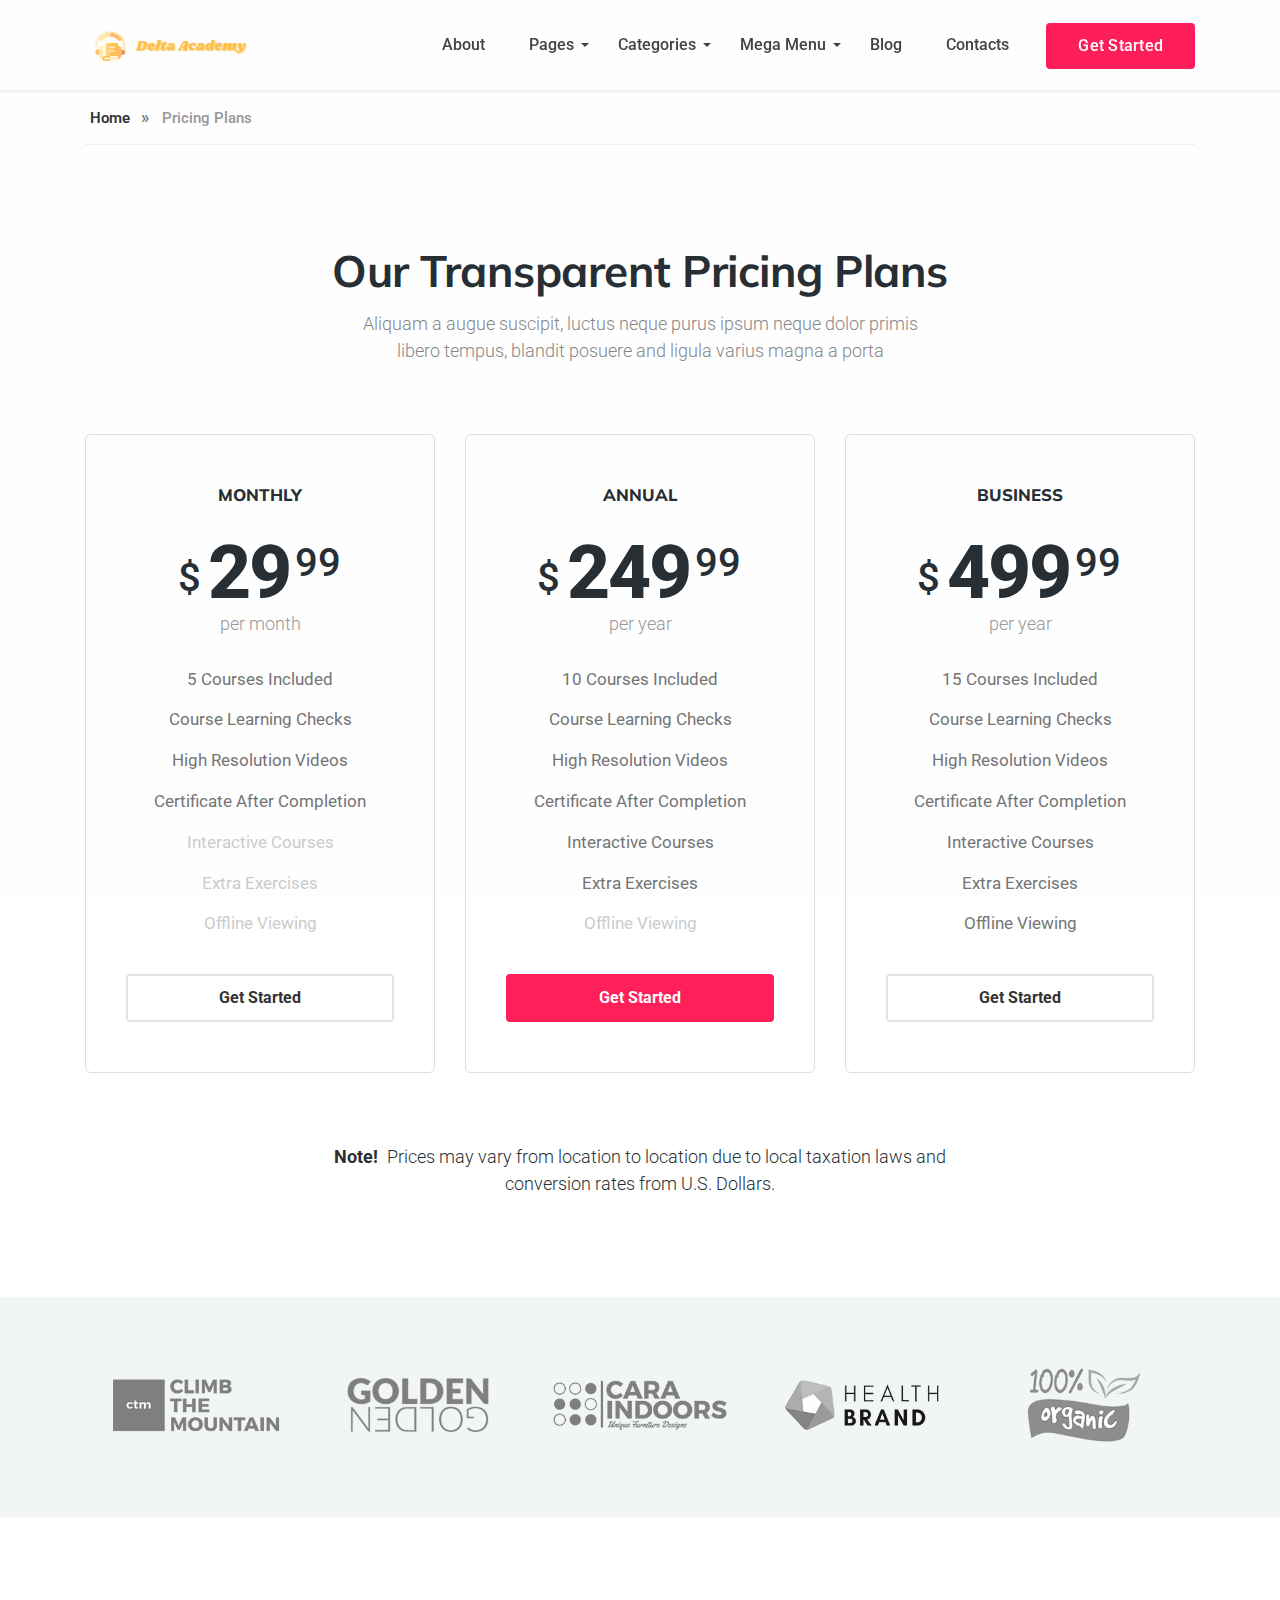
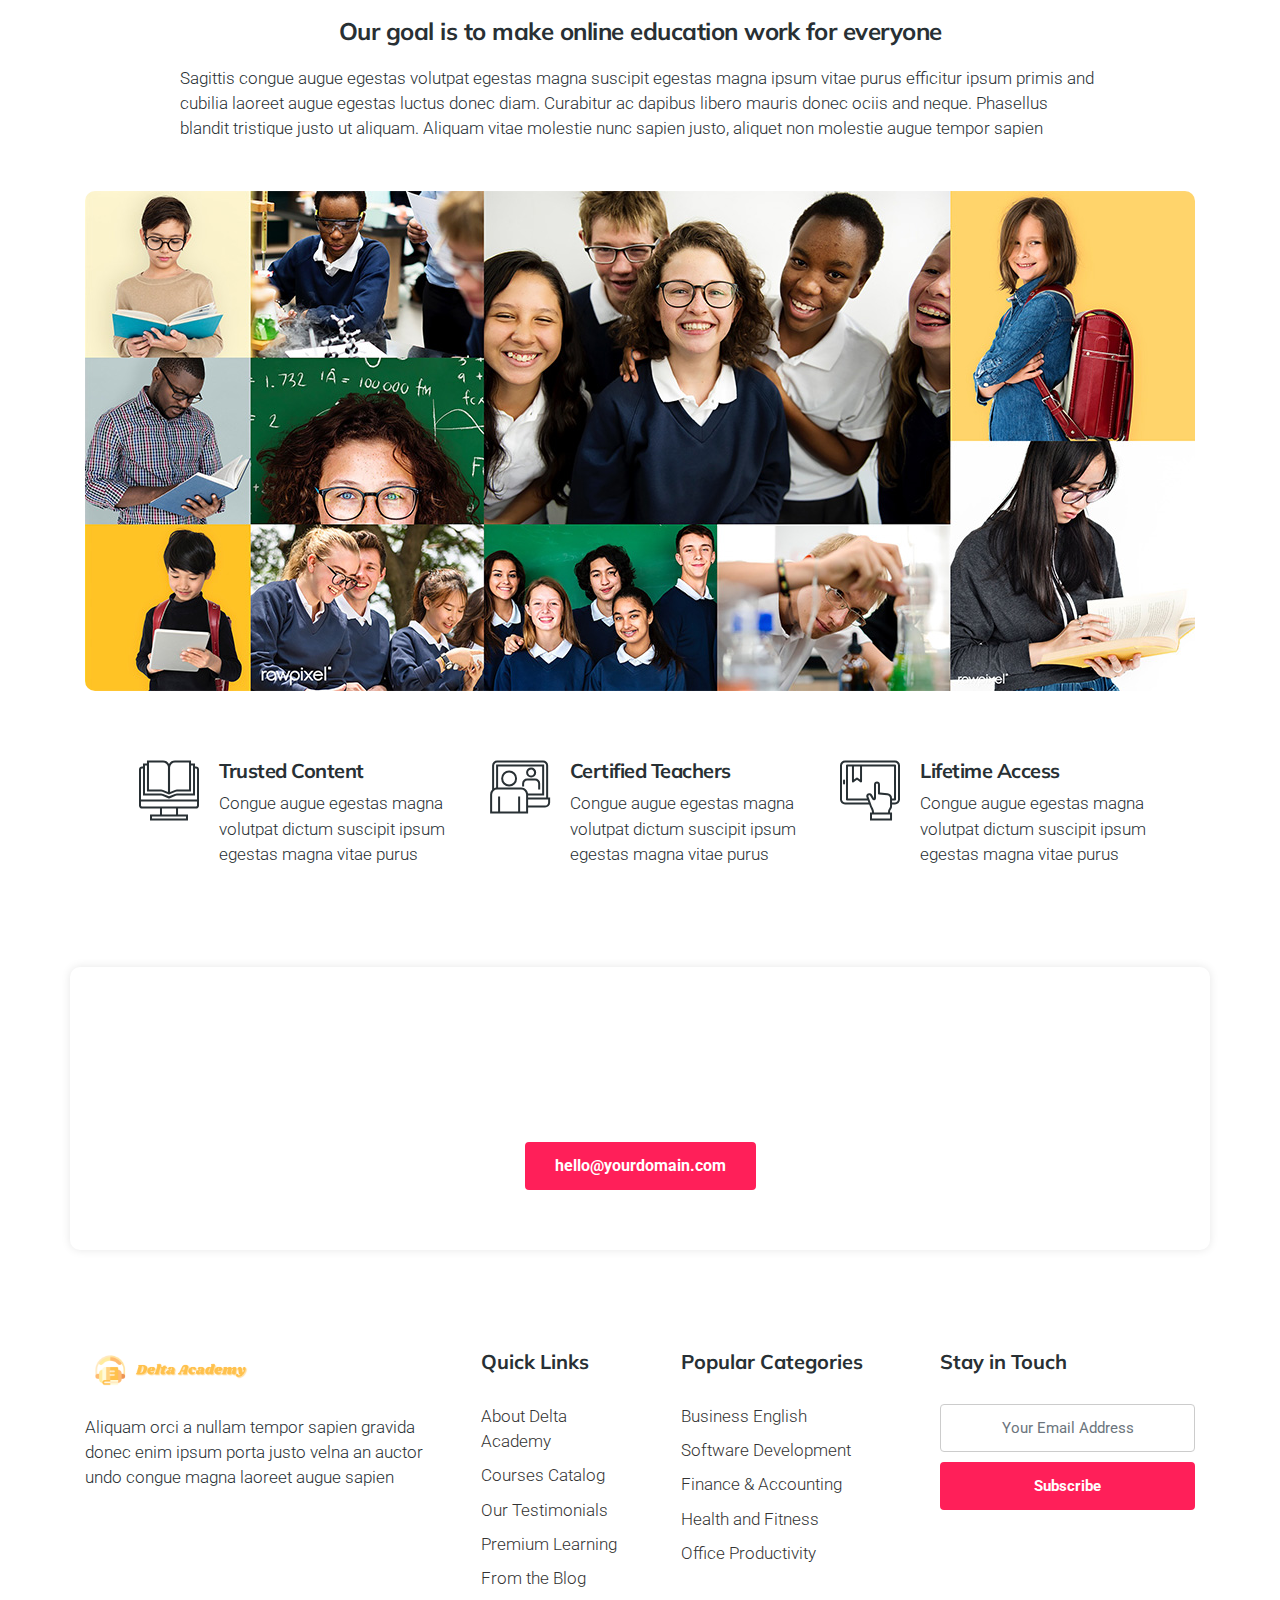
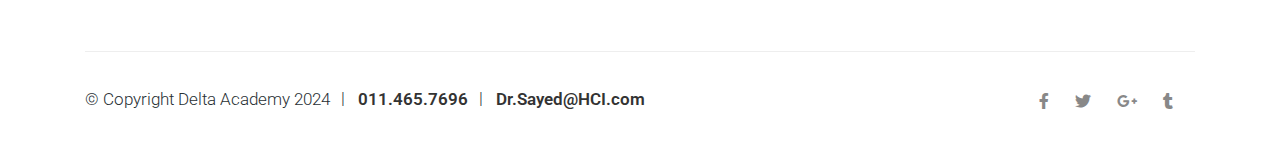
<file: pricing.html>
<!DOCTYPE html>
<html lang="en">
  <head>
    <meta charset="utf-8" />
    <meta http-equiv="X-UA-Compatible" content="IE=edge" />
    <meta name="author" content="Kandil" />
    <meta
      name="description"
      content="Delta Academy - Education & Courses Project"
    />
    <meta
      name="keywords"
      content="Courses, Education, Learning, Online Education, Study"
    />
    <meta name="viewport" content="width=device-width, initial-scale=1.0" />

    <!-- SITE TITLE -->
    <title>Delta Academy - Education & Courses Project</title>

    <!-- FAVICON AND TOUCH ICONS  -->
    <link rel="shortcut icon" href="images/favicon.ico" type="image/x-icon" />
    <link rel="icon" href="images/favicon.ico" type="image/x-icon" />
    <link
      rel="apple-touch-icon"
      sizes="152x152"
      href="images/apple-touch-icon-152x152.png"
    />
    <link
      rel="apple-touch-icon"
      sizes="120x120"
      href="images/apple-touch-icon-120x120.png"
    />
    <link
      rel="apple-touch-icon"
      sizes="76x76"
      href="images/apple-touch-icon-76x76.png"
    />
    <link rel="apple-touch-icon" href="images/apple-touch-icon.png" />
    <link rel="icon" href="images/apple-touch-icon.png" type="image/x-icon" />

    <!-- GOOGLE FONTS -->
    <link
      href="https://fonts.googleapis.com/css?family=Roboto:300,400,500,700&display=swap"
      rel="stylesheet"
    />
    <link
      href="https://fonts.googleapis.com/css?family=Muli:400,600,700,800,900&display=swap"
      rel="stylesheet"
    />

    <!-- BOOTSTRAP CSS -->
    <link href="css/bootstrap.min.css" rel="stylesheet" />

    <!-- FONT ICONS -->
    <link
      href="https://use.fontawesome.com/releases/v5.11.0/css/all.css"
      rel="stylesheet"
      crossorigin="anonymous"
    />
    <link href="css/flaticon.css" rel="stylesheet" />

    <!-- PLUGINS STYLESHEET -->
    <link href="css/menu.css" rel="stylesheet" />
    <link
      id="effect"
      href="css/dropdown-effects/fade-down.css"
      media="all"
      rel="stylesheet"
    />
    <link href="css/magnific-popup.css" rel="stylesheet" />
    <link href="css/flexslider.css" rel="stylesheet" />
    <link href="css/owl.carousel.min.css" rel="stylesheet" />
    <link href="css/owl.theme.default.min.css" rel="stylesheet" />

    <!-- ON SCROLL ANIMATION -->
    <link href="css/animate.css" rel="stylesheet" />

    <!-- TEMPLATE CSS -->
    <link href="css/style.css" rel="stylesheet" />

    <!-- RESPONSIVE CSS -->
    <link href="css/responsive.css" rel="stylesheet" />
  </head>

  <body>
    <!-- PRELOADER SPINNER
		============================================= -->
    <div id="loader-wrapper">
      <div id="loading">
        <div id="loading-center">
          <div class="cssload-loading"><i></i><i></i><i></i><i></i></div>
        </div>
      </div>
    </div>

    <!-- PAGE CONTENT
		============================================= -->
    <div id="page" class="page">
      <!-- HEADER
			============================================= -->
      <header id="header" class="header white-menu navbar-dark">
        <div class="header-wrapper">
          <!-- MOBILE HEADER -->
          <div class="wsmobileheader clearfix">
            <a id="wsnavtoggle" class="wsanimated-arrow"><span></span></a>
            <span class="smllogo smllogo-black"
              ><img
                src="images/logo.png"
                width="172"
                height="40"
                alt="mobile-logo"
            /></span>
            <span class="smllogo smllogo-white"
              ><img
                src="images/logo-white.png"
                width="172"
                height="40"
                alt="mobile-logo"
            /></span>
          </div>

          <!-- NAVIGATION MENU -->
          <div class="wsmainfull menu clearfix">
            <div class="wsmainwp clearfix">
              <!-- LOGO IMAGE -->
              <!-- For Retina Ready displays take a image with double the amount of pixels that your image will be displayed (e.g 344 x 80 pixels) -->
              <div class="desktoplogo">
                <a href="index.html" class="logo-black"
                  ><img
                    src="images/logo.png"
                    width="172"
                    height="40"
                    alt="header-logo"
                /></a>
              </div>
              <div class="desktoplogo">
                <a href="index.html" class="logo-white"
                  ><img
                    src="images/logo-white.png"
                    width="172"
                    height="40"
                    alt="header-logo"
                /></a>
              </div>

              <!-- MAIN MENU -->
              <nav class="wsmenu clearfix">
                <ul class="wsmenu-list">
                  <!-- SIMPLE NAVIGATION LINK -->
                  <li class="nl-simple" aria-haspopup="true">
                    <a href="about.html">About</a>
                  </li>

                  <!-- DROPDOWN MENU -->
                  <li aria-haspopup="true">
                    <a href="#">Pages <span class="wsarrow"></span></a>
                    <div class="wsmegamenu clearfix halfmenu">
                      <div class="container-fluid">
                        <div class="row">
                          <!-- Links -->
                          <ul
                            class="col-lg-6 col-md-12 col-xs-12 link-list left-link-list"
                          >
                            <li><a href="about.html">About Us Page</a></li>
                            <li>
                              <a href="categories-list.html"
                                >Categories Listing</a
                              >
                            </li>
                            <li>
                              <a href="category-details.html"
                                >Category Details</a
                              >
                            </li>
                            <li>
                              <a href="courses-list.html">Courses Listing</a>
                            </li>
                            <li>
                              <a href="course-details.html">Course Details</a>
                            </li>
                            <li>
                              <a href="teachers-list.html">Teachers Listing</a>
                            </li>
                            <li>
                              <a href="teacher-profile.html">Teacher Profile</a>
                            </li>
                          </ul>

                          <!-- Links -->
                          <ul class="col-lg-6 col-md-12 col-xs-12 link-list">
                            <li>
                              <a href="become-a-teacher.html"
                                >Become A Teacher</a
                              >
                            </li>
                            <li>
                              <a href="pricing.html">Pricing Plans Page</a>
                            </li>
                            <li><a href="reviews.html">Reviews Page</a></li>
                            <li><a href="faqs.html">FAQs Page</a></li>
                            <li>
                              <a href="blog-listing.html">Blog Listing</a>
                            </li>
                            <li><a href="single-post.html">Single Post</a></li>
                            <li><a href="contacts.html">Contacts Page</a></li>
                          </ul>
                        </div>
                      </div>
                    </div>
                  </li>
                  <!-- END DROPDOWN MENU -->

                  <!-- DROPDOWN MENU -->
                  <li aria-haspopup="true">
                    <a href="#">Categories <span class="wsarrow"></span></a>
                    <ul class="sub-menu">
                      <li aria-haspopup="true">
                        <a href="courses-list.html">Development</a>
                      </li>
                      <li aria-haspopup="true">
                        <a href="courses-list.html">Finance & Accounting</a>
                      </li>
                      <li aria-haspopup="true">
                        <a href="courses-list.html">IT & Software</a>
                      </li>
                      <li aria-haspopup="true">
                        <a href="courses-list.html">Office Productivity</a>
                      </li>
                      <li aria-haspopup="true">
                        <a href="courses-list.html">Photography</a>
                      </li>
                      <li aria-haspopup="true">
                        <a href="courses-list.html">Math & Science</a>
                      </li>
                      <li aria-haspopup="true">
                        <a href="courses-list.html">Languages</a>
                      </li>
                      <li aria-haspopup="true">
                        <a href="courses-list.html">Marketing</a>
                      </li>
                      <li aria-haspopup="true">
                        <a href="courses-list.html">Health & Fitness</a>
                      </li>
                    </ul>
                  </li>
                  <!-- END DROPDOWN MENU -->

                  <!-- MEGAMENU -->
                  <li aria-haspopup="true">
                    <a href="#">Mega Menu <span class="wsarrow"></span></a>
                    <div class="wsmegamenu clearfix">
                      <div class="container">
                        <div class="row">
                          <!-- MEGAMENU QUICK LINKS -->
                          <div class="col-md-12 col-lg-3">
                            <!-- Title -->
                            <h3 class="title">Top 5 Online Courses:</h3>

                            <ul class="link-list clearfix">
                              <li><a href="#">English for Tourism</a></li>
                              <li>
                                <a href="#"
                                  >Python Programming - Working with Lists and
                                  Files</a
                                >
                              </li>
                              <li>
                                <a href="#"
                                  >Computer Networking - Wired and Wireless
                                  Networks</a
                                >
                              </li>
                              <li>
                                <a href="#"
                                  >Marketing Management - Capturing Marketing
                                  Insights</a
                                >
                              </li>
                              <li>
                                <a href="#"
                                  >iOS App Development: Data Persistence with
                                  Core Data</a
                                >
                              </li>
                            </ul>
                          </div>
                          <!-- END MEGAMENU QUICK LINKS -->

                          <!-- MEGAMENU FEATURED NEWS -->
                          <div class="col-md-12 col-lg-5">
                            <!-- Title -->
                            <h3 class="title">Featured News:</h3>

                            <!-- Image -->
                            <div class="fluid-width-video-wrapper mb-15">
                              <img
                                src="images/blog/featured-news.jpg"
                                alt="featured-news"
                              />
                            </div>

                            <!-- Text -->
                            <h5 class="h5-md">
                              <a href="single-post.html"
                                >Study smart and save time with these 5 tips
                              </a>
                            </h5>
                            <p class="wsmwnutxt">
                              Porta semper lacus cursus, feugiat primis ultrice
                              in ligula risus auctor tempus feugiat dolor
                              impedit magna...
                            </p>
                          </div>
                          <!-- END MEGAMENU FEATURED NEWS -->

                          <!-- MEGAMENU LATEST NEWS -->
                          <div class="col-md-12 col-lg-4">
                            <!-- Title -->
                            <h3 class="title">Latest News:</h3>

                            <!-- Latest News -->
                            <ul class="latest-news">
                              <!-- Post #1 -->
                              <li class="clearfix d-flex align-items-center">
                                <!-- Image -->
                                <img
                                  class="img-fluid"
                                  src="images/blog/latest-post-1.jpg"
                                  alt="blog-post-preview"
                                />

                                <!-- Text -->
                                <div class="post-summary">
                                  <a href="single-post.html"
                                    >Etiam sapien risus ante auctor tempus an
                                    accumsan...</a
                                  >
                                  <p>18 hours ago</p>
                                </div>
                              </li>

                              <!-- Post #2 -->
                              <li class="clearfix d-flex align-items-center">
                                <!-- Image -->
                                <img
                                  class="img-fluid"
                                  src="images/blog/latest-post-2.jpg"
                                  alt="blog-post-preview"
                                />

                                <!-- Text -->
                                <div class="post-summary">
                                  <a href="single-post.html"
                                    >Blandit tempor sapien ipsum, porta risus
                                    auctor justo...
                                  </a>
                                  <p>Feb 17, 2024</p>
                                </div>
                              </li>

                              <!-- Post #3 -->
                              <li class="clearfix d-flex align-items-center">
                                <!-- Image -->
                                <img
                                  class="img-fluid"
                                  src="images/blog/latest-post-3.jpg"
                                  alt="blog-post-preview"
                                />

                                <!-- Text -->
                                <div class="post-summary">
                                  <a href="single-post.html"
                                    >Cursus risus an auctor risus laoreet undo
                                    auctor varius...</a
                                  >
                                  <p>Feb 07, 2024</p>
                                </div>
                              </li>
                            </ul>
                          </div>
                          <!-- END MEGAMENU LATEST NEWS -->
                        </div>
                        <!-- End row -->
                      </div>
                      <!-- End container -->
                    </div>
                    <!-- End wsmegamenu -->
                  </li>
                  <!-- END MEGAMENU -->

                  <!-- SIMPLE NAVIGATION LINK -->
                  <li class="nl-simple" aria-haspopup="true">
                    <a href="blog-listing.html">Blog</a>
                  </li>

                  <!-- SIMPLE NAVIGATION LINK -->
                  <li class="nl-simple" aria-haspopup="true">
                    <a href="contacts.html">Contacts</a>
                  </li>

                  <!-- DROPDOWN MENU 
						          	<li aria-haspopup="true">
						          		<a href="#" class="lang-select">
							          		<img src="images/icons/flags/uk.png" alt="flag-icon" /> En <span class="wsarrow"></span>
							          	</a>
	            						<ul class="sub-menu last-sub-menu">
						           			<li aria-haspopup="true"><a href="#"><img src="images/icons/flags/germany.png" alt="flag-icon" /> Deutch</a></li>
						           			<li aria-haspopup="true"><a href="#"><img src="images/icons/flags/spain.png" alt="flag-icon" /> Español</a></li>
						           			<li aria-haspopup="true"><a href="#"><img src="images/icons/flags/france.png" alt="flag-icon" /> Français</a></li>
						              		<li aria-haspopup="true"><a href="#"><img src="images/icons/flags/italy.png" alt="flag-icon" /> Italiano</a></li>
						              		<li aria-haspopup="true"><a href="#"><img src="images/icons/flags/russia.png" alt="flag-icon" /> Русский</a></li>
						              		<li aria-haspopup="true"><a href="#"><img src="images/icons/flags/china.png" alt="flag-icon" /> 简体中文</a></li>
						           		</ul>
								    </li> -->

                  <!-- HEADER BUTTON -->
                  <li class="nl-simple" aria-haspopup="true">
                    <a
                      href="pricing.html"
                      class="btn btn-rose tra-black-hover last-link"
                      >Get Started</a
                    >
                  </li>
                </ul>
              </nav>
              <!-- END MAIN MENU -->
            </div>
          </div>
          <!-- END NAVIGATION MENU -->
        </div>
        <!-- End header-wrapper -->
      </header>
      <!-- END HEADER -->

      <!-- INNER PAGE WRAPPER
			============================================= -->
      <div class="inner-page-wrapper">
        <!-- BREADCRUMB
				============================================= -->
        <div id="breadcrumb" class="division">
          <div class="container">
            <div class="row">
              <!-- BREADCRUMB NAV -->
              <div class="col-md-12">
                <nav aria-label="breadcrumb">
                  <ol class="breadcrumb">
                    <li class="breadcrumb-item">
                      <a href="index.html">Home</a>
                    </li>
                    <li class="breadcrumb-item active" aria-current="page">
                      Pricing Plans
                    </li>
                  </ol>
                </nav>
              </div>
            </div>
            <!-- End row -->
          </div>
          <!-- End container -->
        </div>
        <!-- END BREADCRUMB -->

        <!-- PRICING-1
				============================================= -->
        <section id="pricing-1" class="wide-60 pricing-section division">
          <div class="container">
            <!-- SECTION TITLE -->
            <div class="row">
              <div class="col-md-12">
                <div class="section-title title-centered mb-70">
                  <!-- Title 	-->
                  <h3 class="h3-lg">Our Transparent Pricing Plans</h3>

                  <!-- Text -->
                  <p class="p-md">
                    Aliquam a augue suscipit, luctus neque purus ipsum neque
                    dolor primis libero tempus, blandit posuere and ligula
                    varius magna a porta
                  </p>
                </div>
              </div>
            </div>

            <!-- PRICING TABLES HOLDER -->
            <div class="row pricing-row">
              <!-- PRICE PLAN MONTHLY -->
              <div class="col-md-4 col-lg-4">
                <div class="pricing-table">
                  <!-- Plan Price  -->
                  <div class="pricing-plan">
                    <h5 class="h5-md">Monthly</h5>
                    <sup>$</sup>
                    <span class="price">29</span>
                    <sup class="coins">99</sup>
                    <p class="p-sm">per month</p>
                  </div>

                  <!-- Pricing Plan Features -->
                  <ul class="features">
                    <li>5 Courses Included</li>
                    <li>Course Learning Checks</li>
                    <li>High Resolution Videos</li>
                    <li>Certificate After Completion</li>
                    <li class="disabled-option">Interactive Courses</li>
                    <li class="disabled-option">Extra Exercises</li>
                    <li class="disabled-option">Offline Viewing</li>
                  </ul>

                  <!-- Pricing Table Button -->
                  <div class="pricing-plan-btn">
                    <a href="#" class="btn btn-md btn-tra-grey rose-hover"
                      >Get Started</a
                    >
                  </div>
                </div>
              </div>
              <!-- END PRICE PLAN STARTER -->

              <!-- PRICE PLAN ANNUAL -->
              <div class="col-md-4 col-lg-4">
                <div class="pricing-table">
                  <!-- Plan Price  -->
                  <div class="pricing-plan">
                    <h5 class="h5-md">Annual</h5>
                    <sup>$</sup>
                    <span class="price">249</span>
                    <sup class="coins">99</sup>
                    <p class="p-sm">per year</p>
                  </div>

                  <!-- Pricing Plan Features -->
                  <ul class="features">
                    <li>10 Courses Included</li>
                    <li>Course Learning Checks</li>
                    <li>High Resolution Videos</li>
                    <li>Certificate After Completion</li>
                    <li>Interactive Courses</li>
                    <li>Extra Exercises</li>
                    <li class="disabled-option">Offline Viewing</li>
                  </ul>

                  <!-- Pricing Table Button -->
                  <div class="pricing-plan-btn">
                    <a href="#" class="btn btn-md btn-rose black-hover"
                      >Get Started</a
                    >
                  </div>
                </div>
              </div>
              <!-- END PRICE PLAN ANNUAL -->

              <!-- PRICE PLAN BUSINESS -->
              <div class="col-md-4 col-lg-4">
                <div class="pricing-table">
                  <!-- Plan Price  -->
                  <div class="pricing-plan">
                    <h5 class="h5-md">Business</h5>
                    <sup>$</sup>
                    <span class="price">499</span>
                    <sup class="coins">99</sup>
                    <p class="p-sm">per year</p>
                  </div>

                  <!-- Pricing Plan Features -->
                  <ul class="features">
                    <li>15 Courses Included</li>
                    <li>Course Learning Checks</li>
                    <li>High Resolution Videos</li>
                    <li>Certificate After Completion</li>
                    <li>Interactive Courses</li>
                    <li>Extra Exercises</li>
                    <li>Offline Viewing</li>
                  </ul>

                  <!-- Pricing Table Button -->
                  <div class="pricing-plan-btn">
                    <a href="#" class="btn btn-md btn-tra-grey rose-hover"
                      >Get Started</a
                    >
                  </div>
                </div>
              </div>
              <!-- END PRICE PLAN BUSINESS -->
            </div>
            <!-- END PRICING TABLES HOLDER -->

            <!-- PRICING NOTICE TEXT -->
            <div class="row">
              <div class="col-lg-10 col-xl-8 offset-lg-1 offset-xl-2">
                <div class="pricing-notice text-center mb-40">
                  <p class="p-md">
                    <span>Note!</span> Prices may vary from location to location
                    due to local taxation laws and conversion rates from U.S.
                    Dollars.
                  </p>
                </div>
              </div>
            </div>
          </div>
          <!-- End container -->
        </section>
        <!-- END PRICING-1 -->

        <!-- BRANDS-1
				============================================= -->
        <div id="brands-1" class="bg-whitesmoke brands-section division">
          <div class="container">
            <div class="row">
              <div class="col text-center">
                <div class="owl-carousel brands-carousel">
                  <!-- BRAND LOGO IMAGE -->
                  <div class="brand-logo">
                    <img
                      class="img-fluid"
                      src="images/brand-1.jpg"
                      alt="brand-logo"
                    />
                  </div>

                  <!-- BRAND LOGO IMAGE -->
                  <div class="brand-logo">
                    <img
                      class="img-fluid"
                      src="images/brand-2.jpg"
                      alt="brand-logo"
                    />
                  </div>

                  <!-- BRAND LOGO IMAGE -->
                  <div class="brand-logo">
                    <img
                      class="img-fluid"
                      src="images/brand-3.jpg"
                      alt="brand-logo"
                    />
                  </div>

                  <!-- BRAND LOGO IMAGE -->
                  <div class="brand-logo">
                    <img
                      class="img-fluid"
                      src="images/brand-4.jpg"
                      alt="brand-logo"
                    />
                  </div>

                  <!-- BRAND LOGO IMAGE -->
                  <div class="brand-logo">
                    <img
                      class="img-fluid"
                      src="images/brand-5.jpg"
                      alt="brand-logo"
                    />
                  </div>

                  <!-- BRAND LOGO IMAGE -->
                  <div class="brand-logo">
                    <img
                      class="img-fluid"
                      src="images/brand-6.jpg"
                      alt="brand-logo"
                    />
                  </div>

                  <!-- BRAND LOGO IMAGE -->
                  <div class="brand-logo">
                    <img
                      class="img-fluid"
                      src="images/brand-7.jpg"
                      alt="brand-logo"
                    />
                  </div>

                  <!-- BRAND LOGO IMAGE -->
                  <div class="brand-logo">
                    <img
                      class="img-fluid"
                      src="images/brand-8.jpg"
                      alt="brand-logo"
                    />
                  </div>

                  <!-- BRAND LOGO IMAGE -->
                  <div class="brand-logo">
                    <img
                      class="img-fluid"
                      src="images/brand-9.jpg"
                      alt="brand-logo"
                    />
                  </div>
                </div>
              </div>
            </div>
            <!-- End row -->
          </div>
          <!-- End container -->
        </div>
        <!-- END BRANDS-1 -->

        <!-- ABOUT-4
				============================================= -->
        <section id="about-4" class="wide-70 about-section division">
          <div class="container">
            <!-- ABOUT TEXT -->
            <div class="row">
              <div class="col-xl-10 offset-xl-1">
                <div class="a4-txt">
                  <!-- Title -->
                  <h5 class="h5-xl text-center">
                    Our goal is to make online education work for everyone
                  </h5>

                  <!-- Text -->
                  <p>
                    Sagittis congue augue egestas volutpat egestas magna
                    suscipit egestas magna ipsum vitae purus efficitur ipsum
                    primis and cubilia laoreet augue egestas luctus donec diam.
                    Curabitur ac dapibus libero mauris donec ociis and neque.
                    Phasellus blandit tristique justo ut aliquam. Aliquam vitae
                    molestie nunc sapien justo, aliquet non molestie augue
                    tempor sapien
                  </p>
                </div>
              </div>
            </div>
            <!-- END ABOUT TEXT -->

            <!-- ABOUT IMAGE -->
            <div class="row">
              <div class="col-md-12">
                <div class="img-block">
                  <img
                    class="img-fluid"
                    src="images/image-03.jpg"
                    alt="about-image"
                  />
                </div>
              </div>
            </div>

            <!-- ABOUT BOXES -->
            <div class="a4-boxes">
              <div class="row d-flex align-items-center">
                <!-- BOX #1 -->
                <div class="col-md-4">
                  <div class="abox-4 icon-sm">
                    <!-- Icon -->
                    <span class="flaticon-004-computer"></span>

                    <!-- Text -->
                    <div class="abox-4-txt">
                      <h5 class="h5-md">Trusted Content</h5>
                      <p>
                        Congue augue egestas magna volutpat dictum suscipit
                        ipsum egestas magna vitae purus
                      </p>
                    </div>
                  </div>
                </div>
                <!-- END BOX #1 -->

                <!-- BOX #2 -->
                <div class="col-md-4">
                  <div class="abox-4 icon-sm">
                    <!-- Icon -->
                    <span class="flaticon-028-learning-1"></span>

                    <!-- Text -->
                    <div class="abox-4-txt">
                      <h5 class="h5-md">Certified Teachers</h5>
                      <p>
                        Congue augue egestas magna volutpat dictum suscipit
                        ipsum egestas magna vitae purus
                      </p>
                    </div>
                  </div>
                </div>
                <!-- END BOX #2 -->

                <!-- BOX #3 -->
                <div class="col-md-4">
                  <div class="abox-4 icon-sm">
                    <!-- Icon -->
                    <span class="flaticon-032-tablet"></span>

                    <!-- Text -->
                    <div class="abox-4-txt">
                      <h5 class="h5-md">Lifetime Access</h5>
                      <p>
                        Congue augue egestas magna volutpat dictum suscipit
                        ipsum egestas magna vitae purus
                      </p>
                    </div>
                  </div>
                </div>
                <!-- END BOX #3 -->
              </div>
              <!-- End row -->
            </div>
            <!-- END ABOUT BOXES -->
          </div>
          <!-- End container -->
        </section>
        <!-- End ABOUT-4 -->

        <!-- CONTACTS-1
				============================================= -->
        <section id="contacts-1" class="contacts-section division">
          <div class="container">
            <div class="bg-03 bg-fixed contacts-1-holder">
              <div class="row d-flex align-items-center">
                <!-- CONTACTS TEXT -->
                <div class="col-lg-8 offset-lg-2">
                  <div class="contacts-txt text-center white-color">
                    <!-- Title -->
                    <h3 class="h3-sm">Need Help? Get in Touch</h3>

                    <!-- Text -->
                    <p class="p-md">
                      Have questions about teaching and career opportunities?
                    </p>

                    <!-- Button -->
                    <a
                      class="btn btn-md btn-rose tra-white-hover"
                      href="mailto:yourdomain@mail.com"
                      >hello@yourdomain.com</a
                    >
                  </div>
                </div>
              </div>
              <!-- End row -->
            </div>
            <!-- End contacts-holder -->
          </div>
          <!-- End container -->
        </section>
        <!-- END CONTACTS-1 -->

        <!-- FOOTER-2
				============================================= -->
        <footer id="footer-2" class="footer division">
          <div class="container">
            <!-- FOOTER CONTENT -->
            <div class="row">
              <!-- FOOTER INFO -->
              <div class="col-md-5 col-lg-5 col-xl-4">
                <div class="footer-info mb-40">
                  <!-- Footer Logo -->
                  <!-- For Retina Ready displays take a image with double the amount of pixels that your image will be displayed (e.g 344 x 80 pixels) -->
                  <img
                    src="images/logo.png"
                    width="172"
                    height="40"
                    alt="footer-logo"
                  />

                  <!-- Text -->
                  <p>
                    Aliquam orci a nullam tempor sapien gravida donec enim ipsum
                    porta justo velna an auctor undo congue magna laoreet augue
                    sapien
                  </p>
                </div>
              </div>

              <!-- FOOTER PRODUCTS LINKS -->
              <div class="col-md-3 col-lg-3 col-xl-2">
                <div class="footer-links mb-40">
                  <!-- Title -->
                  <h5 class="h5-md">Quick Links</h5>

                  <!-- Footer Links -->
                  <ul class="foo-links clearfix">
                    <li><a href="about.html">About Delta Academy</a></li>
                    <li><a href="categories-list.html">Courses Catalog</a></li>
                    <li><a href="reviews.html">Our Testimonials</a></li>
                    <li><a href="pricing.html">Premium Learning</a></li>
                    <li><a href="blog-listing.html">From the Blog</a></li>
                  </ul>
                </div>
              </div>

              <!-- FOOTER COMPANY LINKS -->
              <div class="col-md-4 col-lg-4 col-xl-3">
                <div class="footer-links mb-40">
                  <!-- Title -->
                  <h5 class="h5-md">Popular Categories</h5>

                  <!-- Footer Links -->
                  <ul class="clearfix">
                    <li><a href="#">Business English</a></li>
                    <li><a href="#">Software Development</a></li>
                    <li><a href="#">Finance & Accounting</a></li>
                    <li><a href="#">Health and Fitness</a></li>
                    <li><a href="#">Office Productivity</a></li>
                  </ul>
                </div>
              </div>

              <!-- FOOTER NEWSLETTER FORM -->
              <div class="col-md-7 col-xl-3">
                <div class="footer-form mb-20">
                  <!-- Title -->
                  <h5 class="h5-md">Stay in Touch</h5>

                  <!-- Newsletter Form Input -->
                  <form class="newsletter-form">
                    <div class="input-group">
                      <input
                        type="email"
                        autocomplete="off"
                        class="form-control"
                        placeholder="Your Email Address"
                        required
                        id="s-email"
                      />
                      <span class="input-group-btn">
                        <button
                          type="submit"
                          class="btn btn-rose tra-rose-hover"
                        >
                          Subscribe
                        </button>
                      </span>
                    </div>

                    <!-- Newsletter Form Notification -->
                    <label for="s-email" class="form-notification"></label>
                  </form>
                </div>
              </div>
              <!-- END FOOTER NEWSLETTER FORM -->
            </div>
            <!-- END FOOTER CONTENT -->

            <!-- BOTTOM FOOTER -->
            <div class="bottom-footer">
              <div class="row">
                <!-- FOOTER COPYRIGHT -->
                <div class="col-lg-8">
                  <ul class="bottom-footer-list">
                    <li><p>&copy; Copyright Delta Academy 2024</p></li>
                    <li>
                      <p><a href="tel:123456789">011.465.7696</a></p>
                    </li>
                    <li>
                      <p class="last-li">
                        <a href="mailto:yourdomain@mail.com"
                          >Dr.Sayed@HCI.com</a
                        >
                      </p>
                    </li>
                  </ul>
                </div>

                <!-- FOOTER SOCIALS LINKS -->
                <div class="col-lg-4 text-right">
                  <ul class="foo-socials text-center clearfix">
                    <li>
                      <a href="#" class="ico-facebook"
                        ><i class="fab fa-facebook-f"></i
                      ></a>
                    </li>
                    <li>
                      <a href="#" class="ico-twitter"
                        ><i class="fab fa-twitter"></i
                      ></a>
                    </li>
                    <li>
                      <a href="#" class="ico-google-plus"
                        ><i class="fab fa-google-plus-g"></i
                      ></a>
                    </li>
                    <li>
                      <a href="#" class="ico-tumblr"
                        ><i class="fab fa-tumblr"></i
                      ></a>
                    </li>

                    <!--
										<li><a href="#" class="ico-behance"><i class="fab fa-behance"></i></a></li>	
										<li><a href="#" class="ico-dribbble"><i class="fab fa-dribbble"></i></a></li>									
										<li><a href="#" class="ico-instagram"><i class="fab fa-instagram"></i></a></li>	
										<li><a href="#" class="ico-linkedin"><i class="fab fa-linkedin-in"></i></a></li>
										<li><a href="#" class="ico-pinterest"><i class="fab fa-pinterest-p"></i></a></li>								
										<li><a href="#" class="ico-youtube"><i class="fab fa-youtube"></i></a></li>										
										<li><a href="#" class="ico-vk"><i class="fab fa-vk"></i></a></li>
										<li><a href="#" class="ico-yelp"><i class="fab fa-yelp"></i></a></li>
										<li><a href="#" class="ico-yahoo"><i class="fab fa-yahoo"></i></a></li>
									    -->
                  </ul>
                </div>
              </div>
            </div>
            <!-- END BOTTOM FOOTER -->
          </div>
          <!-- End container -->
        </footer>
        <!-- END FOOTER-2 -->
      </div>
      <!-- END INNER PAGE WRAPPER -->
    </div>
    <!-- END PAGE CONTENT -->

    <!-- EXTERNAL SCRIPTS
		============================================= -->
    <script src="js/jquery-3.3.1.min.js"></script>
    <script src="js/bootstrap.min.js"></script>
    <script src="js/modernizr.custom.js"></script>
    <script src="js/jquery.easing.js"></script>
    <script src="js/jquery.appear.js"></script>
    <script src="js/menu.js"></script>
    <script src="js/materialize.js"></script>
    <script src="js/jquery.scrollto.js"></script>
    <script src="js/jquery.countdown.min.js"></script>
    <script src="js/imagesloaded.pkgd.min.js"></script>
    <script src="js/isotope.pkgd.min.js"></script>
    <script src="js/jquery.flexslider.js"></script>
    <script src="js/owl.carousel.min.js"></script>
    <script src="js/jquery.magnific-popup.min.js"></script>
    <script src="js/register-form.js"></script>
    <script src="js/comment-form.js"></script>
    <script src="js/jquery.validate.min.js"></script>
    <script src="js/jquery.ajaxchimp.min.js"></script>

    <!-- Custom Script -->
    <script src="js/custom.js"></script>

    <!-- HTML5 shim, for IE6-8 support of HTML5 elements. All other JS at the end of file. -->
    <!-- [if lt IE 9]>
			<script src="js/html5shiv.js" type="text/javascript"></script>
			<script src="js/respond.min.js" type="text/javascript"></script>
		<![endif] -->

    <!-- Google Analytics: Change UA-XXXXX-X to be your site's ID. Go to http://www.google.com/analytics/ for more information. -->
    <!--
		<script>
			window.ga=window.ga||function(){(ga.q=ga.q||[]).push(arguments)};ga.l=+new Date;
			ga('create', 'UA-XXXXX-Y', 'auto');
			ga('send', 'pageview');
		</script>
		<script async src='https://www.google-analytics.com/analytics.js'></script>
		-->
    <!-- End Google Analytics -->
  </body>
</html>
</file>
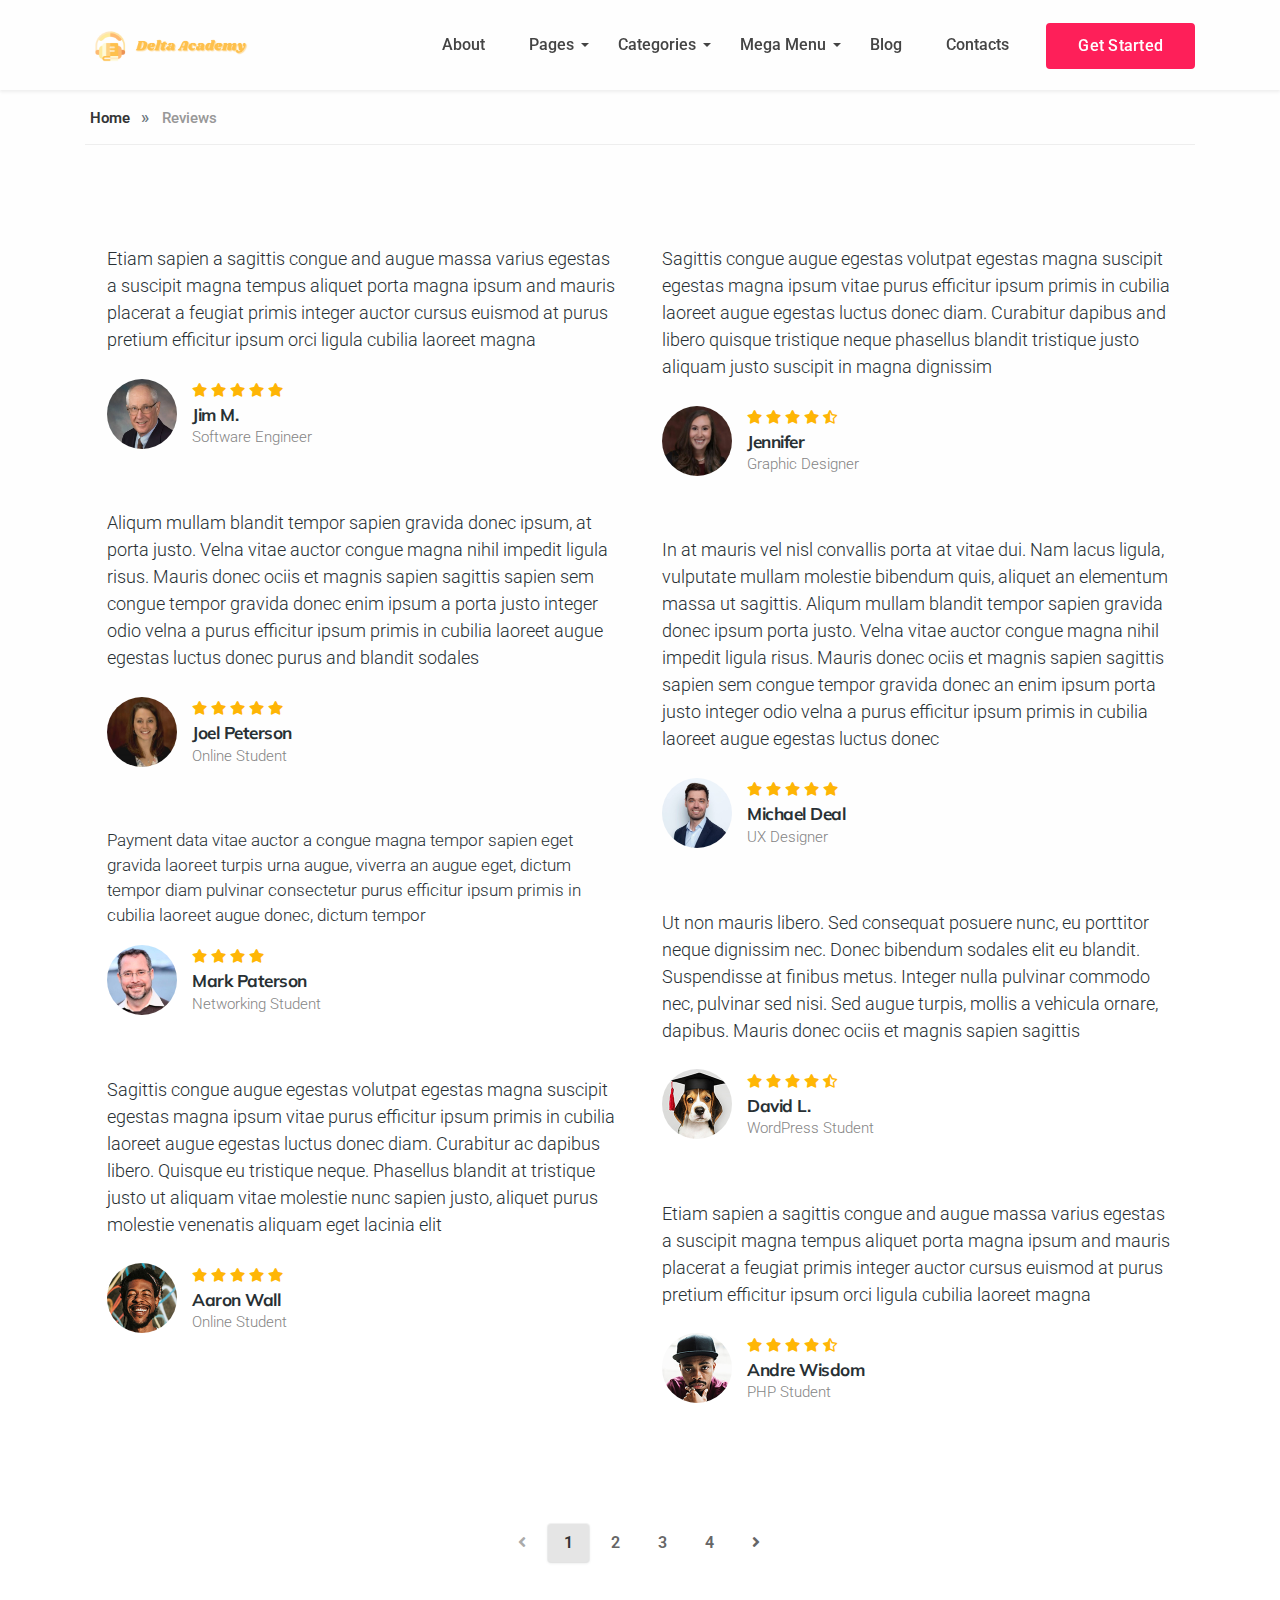
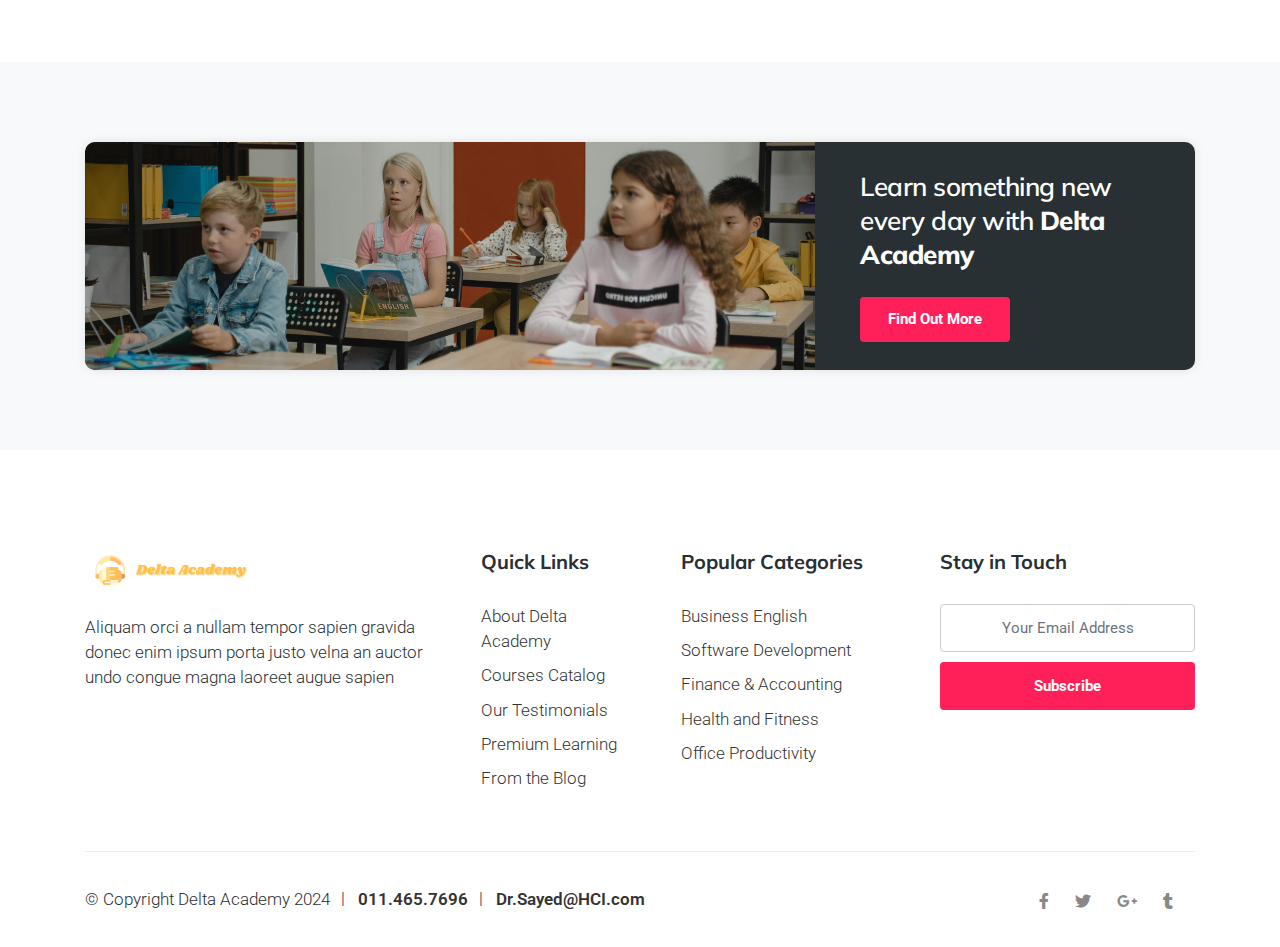
<file: reviews.html>
<!DOCTYPE html>
<html lang="en">
  <head>
    <meta charset="utf-8" />
    <meta http-equiv="X-UA-Compatible" content="IE=edge" />
    <meta name="author" content="Kandil" />
    <meta
      name="description"
      content="Delta Academy - Education & Courses Project"
    />
    <meta
      name="keywords"
      content="Courses, Education, Learning, Online Education, Study"
    />
    <meta name="viewport" content="width=device-width, initial-scale=1.0" />

    <!-- SITE TITLE -->
    <title>Delta Academy - Education & Courses Project</title>

    <!-- FAVICON AND TOUCH ICONS  -->
    <link rel="shortcut icon" href="images/favicon.ico" type="image/x-icon" />
    <link rel="icon" href="images/favicon.ico" type="image/x-icon" />
    <link
      rel="apple-touch-icon"
      sizes="152x152"
      href="images/apple-touch-icon-152x152.png"
    />
    <link
      rel="apple-touch-icon"
      sizes="120x120"
      href="images/apple-touch-icon-120x120.png"
    />
    <link
      rel="apple-touch-icon"
      sizes="76x76"
      href="images/apple-touch-icon-76x76.png"
    />
    <link rel="apple-touch-icon" href="images/apple-touch-icon.png" />
    <link rel="icon" href="images/apple-touch-icon.png" type="image/x-icon" />

    <!-- GOOGLE FONTS -->
    <link
      href="https://fonts.googleapis.com/css?family=Roboto:300,400,500,700&display=swap"
      rel="stylesheet"
    />
    <link
      href="https://fonts.googleapis.com/css?family=Muli:400,600,700,800,900&display=swap"
      rel="stylesheet"
    />

    <!-- BOOTSTRAP CSS -->
    <link href="css/bootstrap.min.css" rel="stylesheet" />

    <!-- FONT ICONS -->
    <link
      href="https://use.fontawesome.com/releases/v5.11.0/css/all.css"
      rel="stylesheet"
      crossorigin="anonymous"
    />
    <link href="css/flaticon.css" rel="stylesheet" />

    <!-- PLUGINS STYLESHEET -->
    <link href="css/menu.css" rel="stylesheet" />
    <link
      id="effect"
      href="css/dropdown-effects/fade-down.css"
      media="all"
      rel="stylesheet"
    />
    <link href="css/magnific-popup.css" rel="stylesheet" />
    <link href="css/flexslider.css" rel="stylesheet" />
    <link href="css/owl.carousel.min.css" rel="stylesheet" />
    <link href="css/owl.theme.default.min.css" rel="stylesheet" />

    <!-- ON SCROLL ANIMATION -->
    <link href="css/animate.css" rel="stylesheet" />

    <!-- TEMPLATE CSS -->
    <link href="css/style.css" rel="stylesheet" />

    <!-- RESPONSIVE CSS -->
    <link href="css/responsive.css" rel="stylesheet" />
  </head>

  <body>
    <!-- PRELOADER SPINNER
		============================================= -->
    <div id="loader-wrapper">
      <div id="loading">
        <div id="loading-center">
          <div class="cssload-loading"><i></i><i></i><i></i><i></i></div>
        </div>
      </div>
    </div>

    <!-- PAGE CONTENT
		============================================= -->
    <div id="page" class="page">
      <!-- HEADER
			============================================= -->
      <header id="header" class="header white-menu navbar-dark">
        <div class="header-wrapper">
          <!-- MOBILE HEADER -->
          <div class="wsmobileheader clearfix">
            <a id="wsnavtoggle" class="wsanimated-arrow"><span></span></a>
            <span class="smllogo smllogo-black"
              ><img
                src="images/logo.png"
                width="172"
                height="40"
                alt="mobile-logo"
            /></span>
            <span class="smllogo smllogo-white"
              ><img
                src="images/logo-white.png"
                width="172"
                height="40"
                alt="mobile-logo"
            /></span>
          </div>

          <!-- NAVIGATION MENU -->
          <div class="wsmainfull menu clearfix">
            <div class="wsmainwp clearfix">
              <!-- LOGO IMAGE -->
              <!-- For Retina Ready displays take a image with double the amount of pixels that your image will be displayed (e.g 344 x 80 pixels) -->
              <div class="desktoplogo">
                <a href="index.html" class="logo-black"
                  ><img
                    src="images/logo.png"
                    width="172"
                    height="40"
                    alt="header-logo"
                /></a>
              </div>
              <div class="desktoplogo">
                <a href="index.html" class="logo-white"
                  ><img
                    src="images/logo-white.png"
                    width="172"
                    height="40"
                    alt="header-logo"
                /></a>
              </div>

              <!-- MAIN MENU -->
              <nav class="wsmenu clearfix">
                <ul class="wsmenu-list">
                  <!-- SIMPLE NAVIGATION LINK -->
                  <li class="nl-simple" aria-haspopup="true">
                    <a href="about.html">About</a>
                  </li>

                  <!-- DROPDOWN MENU -->
                  <li aria-haspopup="true">
                    <a href="#">Pages <span class="wsarrow"></span></a>
                    <div class="wsmegamenu clearfix halfmenu">
                      <div class="container-fluid">
                        <div class="row">
                          <!-- Links -->
                          <ul
                            class="col-lg-6 col-md-12 col-xs-12 link-list left-link-list"
                          >
                            <li><a href="about.html">About Us Page</a></li>
                            <li>
                              <a href="categories-list.html"
                                >Categories Listing</a
                              >
                            </li>
                            <li>
                              <a href="category-details.html"
                                >Category Details</a
                              >
                            </li>
                            <li>
                              <a href="courses-list.html">Courses Listing</a>
                            </li>
                            <li>
                              <a href="course-details.html">Course Details</a>
                            </li>
                            <li>
                              <a href="teachers-list.html">Teachers Listing</a>
                            </li>
                            <li>
                              <a href="teacher-profile.html">Teacher Profile</a>
                            </li>
                          </ul>

                          <!-- Links -->
                          <ul class="col-lg-6 col-md-12 col-xs-12 link-list">
                            <li>
                              <a href="become-a-teacher.html"
                                >Become A Teacher</a
                              >
                            </li>
                            <li>
                              <a href="pricing.html">Pricing Plans Page</a>
                            </li>
                            <li><a href="reviews.html">Reviews Page</a></li>
                            <li><a href="faqs.html">FAQs Page</a></li>
                            <li>
                              <a href="blog-listing.html">Blog Listing</a>
                            </li>
                            <li><a href="single-post.html">Single Post</a></li>
                            <li><a href="contacts.html">Contacts Page</a></li>
                          </ul>
                        </div>
                      </div>
                    </div>
                  </li>
                  <!-- END DROPDOWN MENU -->

                  <!-- DROPDOWN MENU -->
                  <li aria-haspopup="true">
                    <a href="#">Categories <span class="wsarrow"></span></a>
                    <ul class="sub-menu">
                      <li aria-haspopup="true">
                        <a href="courses-list.html">Development</a>
                      </li>
                      <li aria-haspopup="true">
                        <a href="courses-list.html">Finance & Accounting</a>
                      </li>
                      <li aria-haspopup="true">
                        <a href="courses-list.html">IT & Software</a>
                      </li>
                      <li aria-haspopup="true">
                        <a href="courses-list.html">Office Productivity</a>
                      </li>
                      <li aria-haspopup="true">
                        <a href="courses-list.html">Photography</a>
                      </li>
                      <li aria-haspopup="true">
                        <a href="courses-list.html">Math & Science</a>
                      </li>
                      <li aria-haspopup="true">
                        <a href="courses-list.html">Languages</a>
                      </li>
                      <li aria-haspopup="true">
                        <a href="courses-list.html">Marketing</a>
                      </li>
                      <li aria-haspopup="true">
                        <a href="courses-list.html">Health & Fitness</a>
                      </li>
                    </ul>
                  </li>
                  <!-- END DROPDOWN MENU -->

                  <!-- MEGAMENU -->
                  <li aria-haspopup="true">
                    <a href="#">Mega Menu <span class="wsarrow"></span></a>
                    <div class="wsmegamenu clearfix">
                      <div class="container">
                        <div class="row">
                          <!-- MEGAMENU QUICK LINKS -->
                          <div class="col-md-12 col-lg-3">
                            <!-- Title -->
                            <h3 class="title">Top 5 Online Courses:</h3>

                            <ul class="link-list clearfix">
                              <li><a href="#">English for Tourism</a></li>
                              <li>
                                <a href="#"
                                  >Python Programming - Working with Lists and
                                  Files</a
                                >
                              </li>
                              <li>
                                <a href="#"
                                  >Computer Networking - Wired and Wireless
                                  Networks</a
                                >
                              </li>
                              <li>
                                <a href="#"
                                  >Marketing Management - Capturing Marketing
                                  Insights</a
                                >
                              </li>
                              <li>
                                <a href="#"
                                  >iOS App Development: Data Persistence with
                                  Core Data</a
                                >
                              </li>
                            </ul>
                          </div>
                          <!-- END MEGAMENU QUICK LINKS -->

                          <!-- MEGAMENU FEATURED NEWS -->
                          <div class="col-md-12 col-lg-5">
                            <!-- Title -->
                            <h3 class="title">Featured News:</h3>

                            <!-- Image -->
                            <div class="fluid-width-video-wrapper mb-15">
                              <img
                                src="images/blog/featured-news.jpg"
                                alt="featured-news"
                              />
                            </div>

                            <!-- Text -->
                            <h5 class="h5-md">
                              <a href="single-post.html"
                                >Study smart and save time with these 5 tips
                              </a>
                            </h5>
                            <p class="wsmwnutxt">
                              Porta semper lacus cursus, feugiat primis ultrice
                              in ligula risus auctor tempus feugiat dolor
                              impedit magna...
                            </p>
                          </div>
                          <!-- END MEGAMENU FEATURED NEWS -->

                          <!-- MEGAMENU LATEST NEWS -->
                          <div class="col-md-12 col-lg-4">
                            <!-- Title -->
                            <h3 class="title">Latest News:</h3>

                            <!-- Latest News -->
                            <ul class="latest-news">
                              <!-- Post #1 -->
                              <li class="clearfix d-flex align-items-center">
                                <!-- Image -->
                                <img
                                  class="img-fluid"
                                  src="images/blog/latest-post-1.jpg"
                                  alt="blog-post-preview"
                                />

                                <!-- Text -->
                                <div class="post-summary">
                                  <a href="single-post.html"
                                    >Etiam sapien risus ante auctor tempus an
                                    accumsan...</a
                                  >
                                  <p>18 hours ago</p>
                                </div>
                              </li>

                              <!-- Post #2 -->
                              <li class="clearfix d-flex align-items-center">
                                <!-- Image -->
                                <img
                                  class="img-fluid"
                                  src="images/blog/latest-post-2.jpg"
                                  alt="blog-post-preview"
                                />

                                <!-- Text -->
                                <div class="post-summary">
                                  <a href="single-post.html"
                                    >Blandit tempor sapien ipsum, porta risus
                                    auctor justo...
                                  </a>
                                  <p>Feb 17, 2024</p>
                                </div>
                              </li>

                              <!-- Post #3 -->
                              <li class="clearfix d-flex align-items-center">
                                <!-- Image -->
                                <img
                                  class="img-fluid"
                                  src="images/blog/latest-post-3.jpg"
                                  alt="blog-post-preview"
                                />

                                <!-- Text -->
                                <div class="post-summary">
                                  <a href="single-post.html"
                                    >Cursus risus an auctor risus laoreet undo
                                    auctor varius...</a
                                  >
                                  <p>Feb 07, 2024</p>
                                </div>
                              </li>
                            </ul>
                          </div>
                          <!-- END MEGAMENU LATEST NEWS -->
                        </div>
                        <!-- End row -->
                      </div>
                      <!-- End container -->
                    </div>
                    <!-- End wsmegamenu -->
                  </li>
                  <!-- END MEGAMENU -->

                  <!-- SIMPLE NAVIGATION LINK -->
                  <li class="nl-simple" aria-haspopup="true">
                    <a href="blog-listing.html">Blog</a>
                  </li>

                  <!-- SIMPLE NAVIGATION LINK -->
                  <li class="nl-simple" aria-haspopup="true">
                    <a href="contacts.html">Contacts</a>
                  </li>

                  <!-- DROPDOWN MENU 
						          	<li aria-haspopup="true">
						          		<a href="#" class="lang-select">
							          		<img src="images/icons/flags/uk.png" alt="flag-icon" /> En <span class="wsarrow"></span>
							          	</a>
	            						<ul class="sub-menu last-sub-menu">
						           			<li aria-haspopup="true"><a href="#"><img src="images/icons/flags/germany.png" alt="flag-icon" /> Deutch</a></li>
						           			<li aria-haspopup="true"><a href="#"><img src="images/icons/flags/spain.png" alt="flag-icon" /> Español</a></li>
						           			<li aria-haspopup="true"><a href="#"><img src="images/icons/flags/france.png" alt="flag-icon" /> Français</a></li>
						              		<li aria-haspopup="true"><a href="#"><img src="images/icons/flags/italy.png" alt="flag-icon" /> Italiano</a></li>
						              		<li aria-haspopup="true"><a href="#"><img src="images/icons/flags/russia.png" alt="flag-icon" /> Русский</a></li>
						              		<li aria-haspopup="true"><a href="#"><img src="images/icons/flags/china.png" alt="flag-icon" /> 简体中文</a></li>
						           		</ul>
								    </li> -->

                  <!-- HEADER BUTTON -->
                  <li class="nl-simple" aria-haspopup="true">
                    <a
                      href="pricing.html"
                      class="btn btn-rose tra-black-hover last-link"
                      >Get Started</a
                    >
                  </li>
                </ul>
              </nav>
              <!-- END MAIN MENU -->
            </div>
          </div>
          <!-- END NAVIGATION MENU -->
        </div>
        <!-- End header-wrapper -->
      </header>
      <!-- END HEADER -->

      <!-- INNER PAGE WRAPPER
			============================================= -->
      <div class="inner-page-wrapper">
        <!-- BREADCRUMB
				============================================= -->
        <div id="breadcrumb" class="division">
          <div class="container">
            <div class="row">
              <!-- BREADCRUMB NAV -->
              <div class="col-md-12">
                <nav aria-label="breadcrumb">
                  <ol class="breadcrumb">
                    <li class="breadcrumb-item">
                      <a href="index.html">Home</a>
                    </li>
                    <li class="breadcrumb-item active" aria-current="page">
                      Reviews
                    </li>
                  </ol>
                </nav>
              </div>
            </div>
            <!-- End row -->
          </div>
          <!-- End container -->
        </div>
        <!-- END BREADCRUMB -->

        <!-- TESTIMONIALS-2
				============================================= -->
        <section id="reviews-2" class="wide-60 reviews-section division">
          <div class="container">
            <div class="row">
              <div class="col-md-12 reviews-grid">
                <div class="masonry-wrap grid-loaded">
                  <!-- TESTIMONIAL #1 -->
                  <div class="review-2 masonry-item">
                    <div class="review-2-txt">
                      <!-- Text -->
                      <p>
                        Etiam sapien a sagittis congue and augue massa varius
                        egestas a suscipit magna tempus aliquet porta magna
                        ipsum and mauris placerat a feugiat primis integer
                        auctor cursus euismod at purus pretium efficitur ipsum
                        orci ligula cubilia laoreet magna
                      </p>

                      <!-- Author Data -->
                      <div class="review-2-author d-flex align-items-center">
                        <!-- Author Avatar -->
                        <div class="author-avatar">
                          <img
                            class="img-fluid"
                            src="images/review-author-1.jpg"
                            alt="review-author-avatar"
                          />
                        </div>

                        <!-- Testimonial Author -->
                        <div class="review-author">
                          <!-- Rating -->
                          <div class="tst-rating">
                            <i class="fas fa-star"></i>
                            <i class="fas fa-star"></i>
                            <i class="fas fa-star"></i>
                            <i class="fas fa-star"></i>
                            <i class="fas fa-star"></i>
                          </div>

                          <h5 class="h5-xs">Jim M.</h5>
                          <span>Software Engineer</span>
                        </div>
                      </div>
                    </div>
                  </div>
                  <!--END  TESTIMONIAL #1 -->

                  <!-- TESTIMONIAL #2 -->
                  <div class="review-2 masonry-item">
                    <div class="review-2-txt">
                      <!-- Text -->
                      <p>
                        Sagittis congue augue egestas volutpat egestas magna
                        suscipit egestas magna ipsum vitae purus efficitur ipsum
                        primis in cubilia laoreet augue egestas luctus donec
                        diam. Curabitur dapibus and libero quisque tristique
                        neque phasellus blandit tristique justo aliquam justo
                        suscipit in magna dignissim
                      </p>

                      <!-- Author Data -->
                      <div class="review-2-author d-flex align-items-center">
                        <!-- Author Avatar -->
                        <div class="author-avatar">
                          <img
                            class="img-fluid"
                            src="images/review-author-2.jpg"
                            alt="review-author-avatar"
                          />
                        </div>

                        <!-- Testimonial Author -->
                        <div class="review-author">
                          <!-- Rating -->
                          <div class="tst-rating">
                            <i class="fas fa-star"></i>
                            <i class="fas fa-star"></i>
                            <i class="fas fa-star"></i>
                            <i class="fas fa-star"></i>
                            <i class="fas fa-star-half-alt"></i>
                          </div>

                          <h5 class="h5-xs">Jennifer</h5>
                          <span>Graphic Designer</span>
                        </div>
                      </div>
                    </div>
                  </div>
                  <!--END  TESTIMONIAL #2 -->

                  <!-- TESTIMONIAL #3 -->
                  <div class="review-2 masonry-item">
                    <div class="review-2-txt">
                      <!-- Text -->
                      <p>
                        Aliqum mullam blandit tempor sapien gravida donec ipsum,
                        at porta justo. Velna vitae auctor congue magna nihil
                        impedit ligula risus. Mauris donec ociis et magnis
                        sapien sagittis sapien sem congue tempor gravida donec
                        enim ipsum a porta justo integer odio velna a purus
                        efficitur ipsum primis in cubilia laoreet augue egestas
                        luctus donec purus and blandit sodales
                      </p>

                      <!-- Author Data -->
                      <div class="review-2-author d-flex align-items-center">
                        <!-- Author Avatar -->
                        <div class="author-avatar">
                          <img
                            class="img-fluid"
                            src="images/review-author-3.jpg"
                            alt="review-author-avatar"
                          />
                        </div>

                        <!-- Testimonial Author -->
                        <div class="review-author">
                          <!-- Rating -->
                          <div class="tst-rating">
                            <i class="fas fa-star"></i>
                            <i class="fas fa-star"></i>
                            <i class="fas fa-star"></i>
                            <i class="fas fa-star"></i>
                            <i class="fas fa-star"></i>
                          </div>

                          <h5 class="h5-xs">Joel Peterson</h5>
                          <span>Online Student</span>
                        </div>
                      </div>
                    </div>
                  </div>
                  <!--END  TESTIMONIAL #3 -->

                  <!-- TESTIMONIAL #4 -->
                  <div class="review-2 masonry-item">
                    <div class="review-2-txt">
                      <!-- Text -->
                      <p>
                        In at mauris vel nisl convallis porta at vitae dui. Nam
                        lacus ligula, vulputate mullam molestie bibendum quis,
                        aliquet an elementum massa ut sagittis. Aliqum mullam
                        blandit tempor sapien gravida donec ipsum porta justo.
                        Velna vitae auctor congue magna nihil impedit ligula
                        risus. Mauris donec ociis et magnis sapien sagittis
                        sapien sem congue tempor gravida donec an enim ipsum
                        porta justo integer odio velna a purus efficitur ipsum
                        primis in cubilia laoreet augue egestas luctus donec
                      </p>

                      <!-- Author Data -->
                      <div class="review-2-author d-flex align-items-center">
                        <!-- Author Avatar -->
                        <div class="author-avatar">
                          <img
                            class="img-fluid"
                            src="images/review-author-4.jpg"
                            alt="review-author-avatar"
                          />
                        </div>

                        <!-- Testimonial Author -->
                        <div class="review-author">
                          <!-- Rating -->
                          <div class="tst-rating">
                            <i class="fas fa-star"></i>
                            <i class="fas fa-star"></i>
                            <i class="fas fa-star"></i>
                            <i class="fas fa-star"></i>
                            <i class="fas fa-star"></i>
                          </div>

                          <h5 class="h5-xs">Michael Deal</h5>
                          <span>UX Designer</span>
                        </div>
                      </div>
                    </div>
                  </div>
                  <!--END  TESTIMONIAL #4 -->

                  <!-- TESTIMONIAL #5 -->
                  <div class="review-2 masonry-item">
                    <div class="review-5-txt">
                      <!-- Text -->
                      <p>
                        Payment data vitae auctor a congue magna tempor sapien
                        eget gravida laoreet turpis urna augue, viverra an augue
                        eget, dictum tempor diam pulvinar consectetur purus
                        efficitur ipsum primis in cubilia laoreet augue donec,
                        dictum tempor
                      </p>

                      <!-- Author Data -->
                      <div class="review-2-author d-flex align-items-center">
                        <!-- Author Avatar -->
                        <div class="author-avatar">
                          <img
                            class="img-fluid"
                            src="images/review-author-5.jpg"
                            alt="review-author-avatar"
                          />
                        </div>

                        <!-- Testimonial Author -->
                        <div class="review-author">
                          <!-- Rating -->
                          <div class="tst-rating">
                            <i class="fas fa-star"></i>
                            <i class="fas fa-star"></i>
                            <i class="fas fa-star"></i>
                            <i class="fas fa-star"></i>
                          </div>

                          <h5 class="h5-xs">Mark Paterson</h5>
                          <span>Networking Student</span>
                        </div>
                      </div>
                    </div>
                  </div>
                  <!--END  TESTIMONIAL #5 -->

                  <!-- TESTIMONIAL #6 -->
                  <div class="review-2 masonry-item">
                    <div class="review-2-txt">
                      <!-- Text -->
                      <p>
                        Ut non mauris libero. Sed consequat posuere nunc, eu
                        porttitor neque dignissim nec. Donec bibendum sodales
                        elit eu blandit. Suspendisse at finibus metus. Integer
                        nulla pulvinar commodo nec, pulvinar sed nisi. Sed augue
                        turpis, mollis a vehicula ornare, dapibus. Mauris donec
                        ociis et magnis sapien sagittis
                      </p>

                      <!-- Author Data -->
                      <div class="review-2-author d-flex align-items-center">
                        <!-- Author Avatar -->
                        <div class="author-avatar">
                          <img
                            class="img-fluid"
                            src="images/review-author-6.jpg"
                            alt="review-author-avatar"
                          />
                        </div>

                        <!-- Testimonial Author -->
                        <div class="review-author">
                          <!-- Rating -->
                          <div class="tst-rating">
                            <i class="fas fa-star"></i>
                            <i class="fas fa-star"></i>
                            <i class="fas fa-star"></i>
                            <i class="fas fa-star"></i>
                            <i class="fas fa-star-half-alt"></i>
                          </div>

                          <h5 class="h5-xs">David L.</h5>
                          <span>WordPress Student</span>
                        </div>
                      </div>
                    </div>
                  </div>
                  <!--END  TESTIMONIAL #6 -->

                  <!-- TESTIMONIAL #7 -->
                  <div class="review-2 masonry-item">
                    <div class="review-2-txt">
                      <!-- Text -->
                      <p>
                        Sagittis congue augue egestas volutpat egestas magna
                        suscipit egestas magna ipsum vitae purus efficitur ipsum
                        primis in cubilia laoreet augue egestas luctus donec
                        diam. Curabitur ac dapibus libero. Quisque eu tristique
                        neque. Phasellus blandit at tristique justo ut aliquam
                        vitae molestie nunc sapien justo, aliquet purus molestie
                        venenatis aliquam eget lacinia elit
                      </p>

                      <!-- Author Data -->
                      <div class="review-2-author d-flex align-items-center">
                        <!-- Author Avatar -->
                        <div class="author-avatar">
                          <img
                            class="img-fluid"
                            src="images/review-author-7.jpg"
                            alt="review-author-avatar"
                          />
                        </div>

                        <!-- Testimonial Author -->
                        <div class="review-author">
                          <!-- Rating -->
                          <div class="tst-rating">
                            <i class="fas fa-star"></i>
                            <i class="fas fa-star"></i>
                            <i class="fas fa-star"></i>
                            <i class="fas fa-star"></i>
                            <i class="fas fa-star"></i>
                          </div>

                          <h5 class="h5-xs">Aaron Wall</h5>
                          <span>Online Student</span>
                        </div>
                      </div>
                    </div>
                  </div>
                  <!--END  TESTIMONIAL #7 -->

                  <!-- TESTIMONIAL #8 -->
                  <div class="review-2 masonry-item">
                    <div class="review-2-txt">
                      <!-- Text -->
                      <p>
                        Etiam sapien a sagittis congue and augue massa varius
                        egestas a suscipit magna tempus aliquet porta magna
                        ipsum and mauris placerat a feugiat primis integer
                        auctor cursus euismod at purus pretium efficitur ipsum
                        orci ligula cubilia laoreet magna
                      </p>

                      <!-- Author Data -->
                      <div class="review-2-author d-flex align-items-center">
                        <!-- Author Avatar -->
                        <div class="author-avatar">
                          <img
                            class="img-fluid"
                            src="images/review-author-8.jpg"
                            alt="review-author-avatar"
                          />
                        </div>

                        <!-- Testimonial Author -->
                        <div class="review-author">
                          <!-- Rating -->
                          <div class="tst-rating">
                            <i class="fas fa-star"></i>
                            <i class="fas fa-star"></i>
                            <i class="fas fa-star"></i>
                            <i class="fas fa-star"></i>
                            <i class="fas fa-star-half-alt"></i>
                          </div>

                          <h5 class="h5-xs">Andre Wisdom</h5>
                          <span>PHP Student</span>
                        </div>
                      </div>
                    </div>
                  </div>
                  <!--END  TESTIMONIAL #8 -->
                </div>
              </div>
            </div>
            <!-- End row -->
          </div>
          <!-- End container -->
        </section>
        <!-- END TESTIMONIALS-2 -->

        <!-- PAGE PAGINATION
				============================================= -->
        <div class="page-pagination division">
          <div class="container">
            <div class="row">
              <div class="col-md-12">
                <nav aria-label="Page navigation">
                  <ul class="pagination justify-content-center">
                    <li class="page-item disabled">
                      <a class="page-link" href="#" tabindex="-1"
                        ><i class="fas fa-angle-left"></i
                      ></a>
                    </li>
                    <li class="page-item active">
                      <a class="page-link" href="#"
                        >1 <span class="sr-only">(current)</span></a
                      >
                    </li>
                    <li class="page-item">
                      <a class="page-link" href="#">2</a>
                    </li>
                    <li class="page-item">
                      <a class="page-link" href="#">3</a>
                    </li>
                    <li class="page-item">
                      <a class="page-link" href="#">4</a>
                    </li>
                    <li class="page-item">
                      <a class="page-link" href="#"
                        ><i class="fas fa-angle-right"></i
                      ></a>
                    </li>
                  </ul>
                </nav>
              </div>
            </div>
            <!-- End row -->
          </div>
          <!-- End container -->
        </div>
        <!-- END PAGE PAGINATION -->

        <!-- BANNER-3
				============================================= -->
        <section
          id="banner-3"
          class="bg-lightgrey bg-map banner-section division"
        >
          <div class="container">
            <div class="banner-3-holder bg-lightdark">
              <div class="row d-flex align-items-center">
                <!-- BANNER IMAGE -->
                <div class="col-lg-8">
                  <div class="banner-3-img">
                    <img
                      class="img-fluid"
                      src="images/banner-3-img.jpg"
                      alt="banner-image"
                    />
                  </div>
                </div>
                <!-- END BANNER IMAGE -->

                <!-- BANNER TEXT -->
                <div class="col-lg-4">
                  <div class="banner-3-txt white-color">
                    <!-- Title -->
                    <h4 class="h4-xs">
                      Learn something new every day with
                      <span>Delta Academy</span>
                    </h4>

                    <!-- Button -->
                    <a
                      href="courses-list.html"
                      class="btn btn-rose tra-white-hover"
                      >Find Out More</a
                    >
                  </div>
                </div>
                <!-- END BANNER TEXT -->
              </div>
              <!-- End row -->
            </div>
            <!-- End banner-3-holder -->
          </div>
          <!-- End container -->
        </section>
        <!-- END BANNER-3 -->

        <!-- FOOTER-2
				============================================= -->
        <footer id="footer-2" class="footer division">
          <div class="container">
            <!-- FOOTER CONTENT -->
            <div class="row">
              <!-- FOOTER INFO -->
              <div class="col-md-5 col-lg-5 col-xl-4">
                <div class="footer-info mb-40">
                  <!-- Footer Logo -->
                  <!-- For Retina Ready displays take a image with double the amount of pixels that your image will be displayed (e.g 344 x 80 pixels) -->
                  <img
                    src="images/logo.png"
                    width="172"
                    height="40"
                    alt="footer-logo"
                  />

                  <!-- Text -->
                  <p>
                    Aliquam orci a nullam tempor sapien gravida donec enim ipsum
                    porta justo velna an auctor undo congue magna laoreet augue
                    sapien
                  </p>
                </div>
              </div>

              <!-- FOOTER PRODUCTS LINKS -->
              <div class="col-md-3 col-lg-3 col-xl-2">
                <div class="footer-links mb-40">
                  <!-- Title -->
                  <h5 class="h5-md">Quick Links</h5>

                  <!-- Footer Links -->
                  <ul class="foo-links clearfix">
                    <li><a href="about.html">About Delta Academy</a></li>
                    <li><a href="categories-list.html">Courses Catalog</a></li>
                    <li><a href="reviews.html">Our Testimonials</a></li>
                    <li><a href="pricing.html">Premium Learning</a></li>
                    <li><a href="blog-listing.html">From the Blog</a></li>
                  </ul>
                </div>
              </div>

              <!-- FOOTER COMPANY LINKS -->
              <div class="col-md-4 col-lg-4 col-xl-3">
                <div class="footer-links mb-40">
                  <!-- Title -->
                  <h5 class="h5-md">Popular Categories</h5>

                  <!-- Footer Links -->
                  <ul class="clearfix">
                    <li><a href="#">Business English</a></li>
                    <li><a href="#">Software Development</a></li>
                    <li><a href="#">Finance & Accounting</a></li>
                    <li><a href="#">Health and Fitness</a></li>
                    <li><a href="#">Office Productivity</a></li>
                  </ul>
                </div>
              </div>

              <!-- FOOTER NEWSLETTER FORM -->
              <div class="col-md-7 col-xl-3">
                <div class="footer-form mb-20">
                  <!-- Title -->
                  <h5 class="h5-md">Stay in Touch</h5>

                  <!-- Newsletter Form Input -->
                  <form class="newsletter-form">
                    <div class="input-group">
                      <input
                        type="email"
                        autocomplete="off"
                        class="form-control"
                        placeholder="Your Email Address"
                        required
                        id="s-email"
                      />
                      <span class="input-group-btn">
                        <button
                          type="submit"
                          class="btn btn-rose tra-rose-hover"
                        >
                          Subscribe
                        </button>
                      </span>
                    </div>

                    <!-- Newsletter Form Notification -->
                    <label for="s-email" class="form-notification"></label>
                  </form>
                </div>
              </div>
              <!-- END FOOTER NEWSLETTER FORM -->
            </div>
            <!-- END FOOTER CONTENT -->

            <!-- BOTTOM FOOTER -->
            <div class="bottom-footer">
              <div class="row">
                <!-- FOOTER COPYRIGHT -->
                <div class="col-lg-8">
                  <ul class="bottom-footer-list">
                    <li><p>&copy; Copyright Delta Academy 2024</p></li>
                    <li>
                      <p><a href="tel:123456789">011.465.7696</a></p>
                    </li>
                    <li>
                      <p class="last-li">
                        <a href="mailto:yourdomain@mail.com"
                          >Dr.Sayed@HCI.com</a
                        >
                      </p>
                    </li>
                  </ul>
                </div>

                <!-- FOOTER SOCIALS LINKS -->
                <div class="col-lg-4 text-right">
                  <ul class="foo-socials text-center clearfix">
                    <li>
                      <a href="#" class="ico-facebook"
                        ><i class="fab fa-facebook-f"></i
                      ></a>
                    </li>
                    <li>
                      <a href="#" class="ico-twitter"
                        ><i class="fab fa-twitter"></i
                      ></a>
                    </li>
                    <li>
                      <a href="#" class="ico-google-plus"
                        ><i class="fab fa-google-plus-g"></i
                      ></a>
                    </li>
                    <li>
                      <a href="#" class="ico-tumblr"
                        ><i class="fab fa-tumblr"></i
                      ></a>
                    </li>

                    <!--
										<li><a href="#" class="ico-behance"><i class="fab fa-behance"></i></a></li>	
										<li><a href="#" class="ico-dribbble"><i class="fab fa-dribbble"></i></a></li>									
										<li><a href="#" class="ico-instagram"><i class="fab fa-instagram"></i></a></li>	
										<li><a href="#" class="ico-linkedin"><i class="fab fa-linkedin-in"></i></a></li>
										<li><a href="#" class="ico-pinterest"><i class="fab fa-pinterest-p"></i></a></li>								
										<li><a href="#" class="ico-youtube"><i class="fab fa-youtube"></i></a></li>										
										<li><a href="#" class="ico-vk"><i class="fab fa-vk"></i></a></li>
										<li><a href="#" class="ico-yelp"><i class="fab fa-yelp"></i></a></li>
										<li><a href="#" class="ico-yahoo"><i class="fab fa-yahoo"></i></a></li>
									    -->
                  </ul>
                </div>
              </div>
            </div>
            <!-- END BOTTOM FOOTER -->
          </div>
          <!-- End container -->
        </footer>
        <!-- END FOOTER-2 -->
      </div>
      <!-- END INNER PAGE WRAPPER -->
    </div>
    <!-- END PAGE CONTENT -->

    <!-- EXTERNAL SCRIPTS
		============================================= -->
    <script src="js/jquery-3.3.1.min.js"></script>
    <script src="js/bootstrap.min.js"></script>
    <script src="js/modernizr.custom.js"></script>
    <script src="js/jquery.easing.js"></script>
    <script src="js/jquery.appear.js"></script>
    <script src="js/menu.js"></script>
    <script src="js/materialize.js"></script>
    <script src="js/jquery.scrollto.js"></script>
    <script src="js/jquery.countdown.min.js"></script>
    <script src="js/imagesloaded.pkgd.min.js"></script>
    <script src="js/isotope.pkgd.min.js"></script>
    <script src="js/jquery.flexslider.js"></script>
    <script src="js/owl.carousel.min.js"></script>
    <script src="js/jquery.magnific-popup.min.js"></script>
    <script src="js/register-form.js"></script>
    <script src="js/comment-form.js"></script>
    <script src="js/jquery.validate.min.js"></script>
    <script src="js/jquery.ajaxchimp.min.js"></script>

    <!-- Custom Script -->
    <script src="js/custom.js"></script>

    <!-- HTML5 shim, for IE6-8 support of HTML5 elements. All other JS at the end of file. -->
    <!-- [if lt IE 9]>
			<script src="js/html5shiv.js" type="text/javascript"></script>
			<script src="js/respond.min.js" type="text/javascript"></script>
		<![endif] -->

    <!-- Google Analytics: Change UA-XXXXX-X to be your site's ID. Go to http://www.google.com/analytics/ for more information. -->
    <!--
		<script>
			window.ga=window.ga||function(){(ga.q=ga.q||[]).push(arguments)};ga.l=+new Date;
			ga('create', 'UA-XXXXX-Y', 'auto');
			ga('send', 'pageview');
		</script>
		<script async src='https://www.google-analytics.com/analytics.js'></script>
		-->
    <!-- End Google Analytics -->
  </body>
</html>
</file>
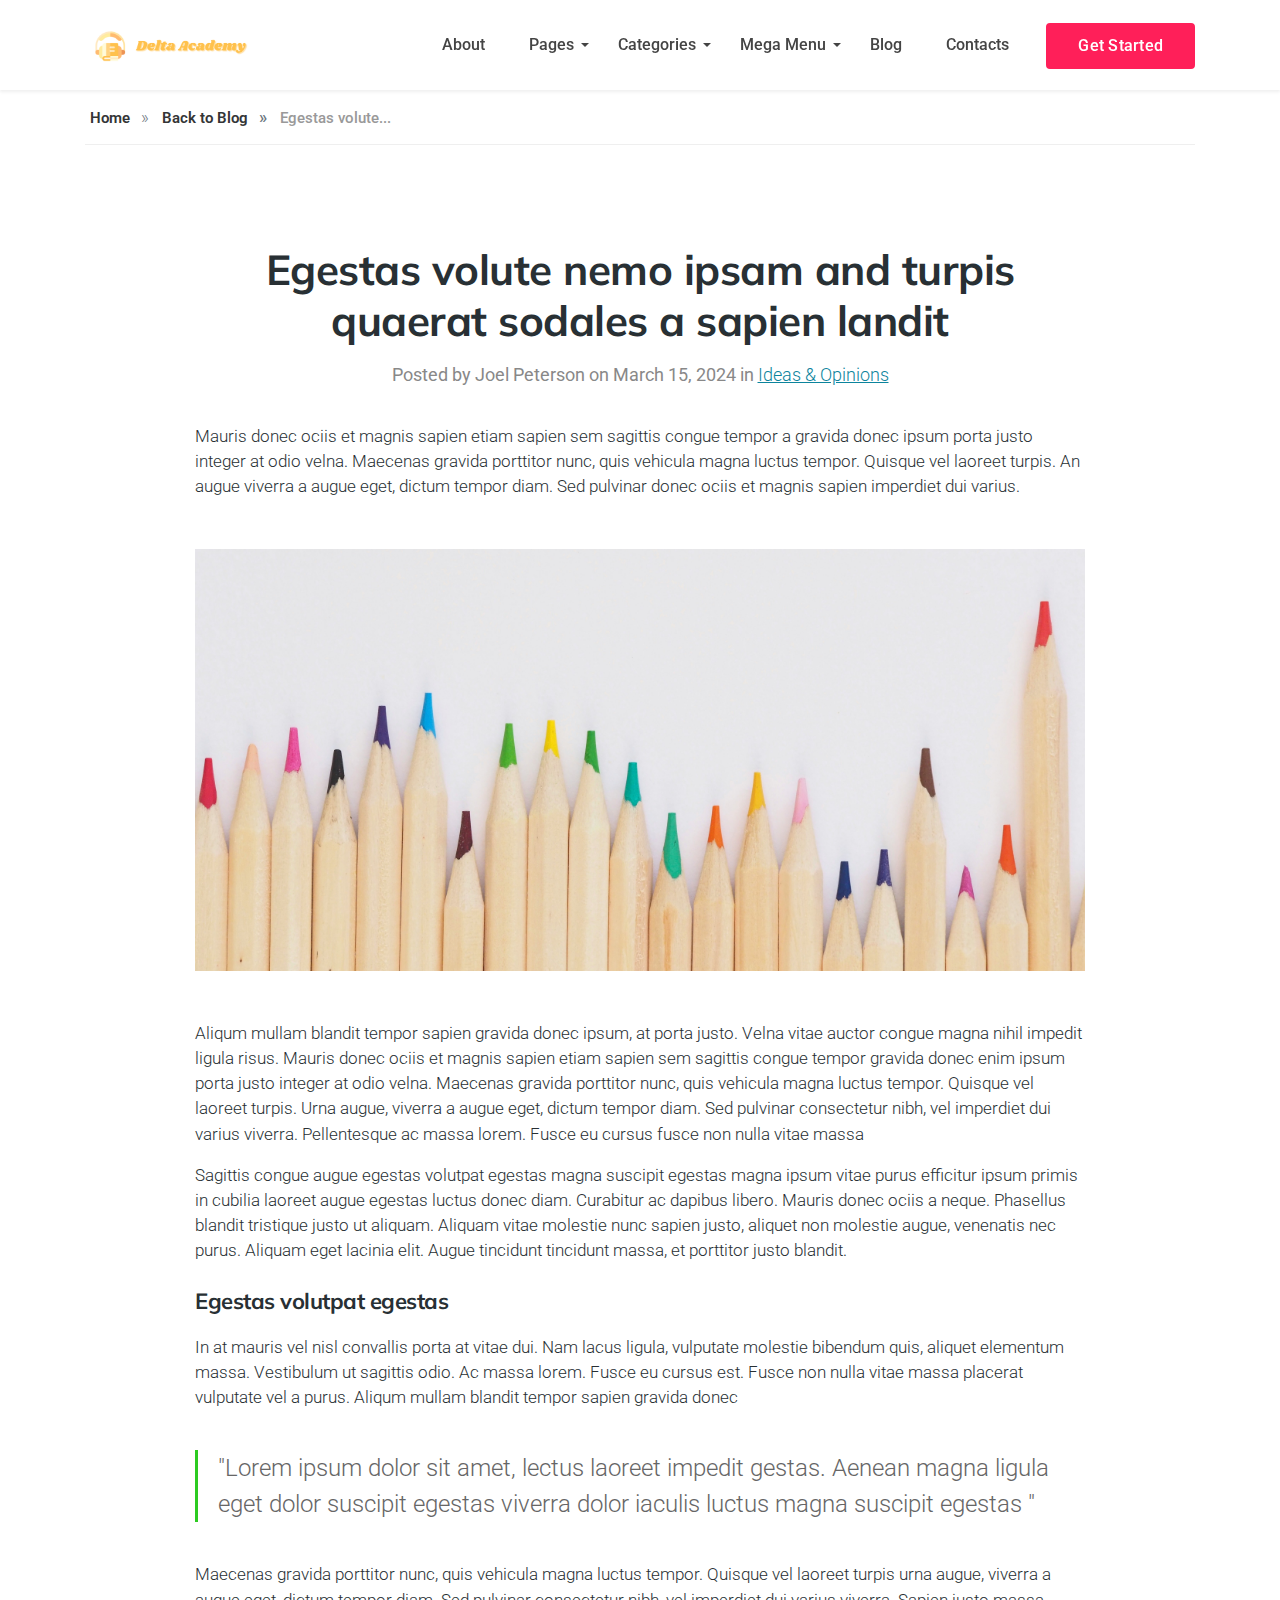
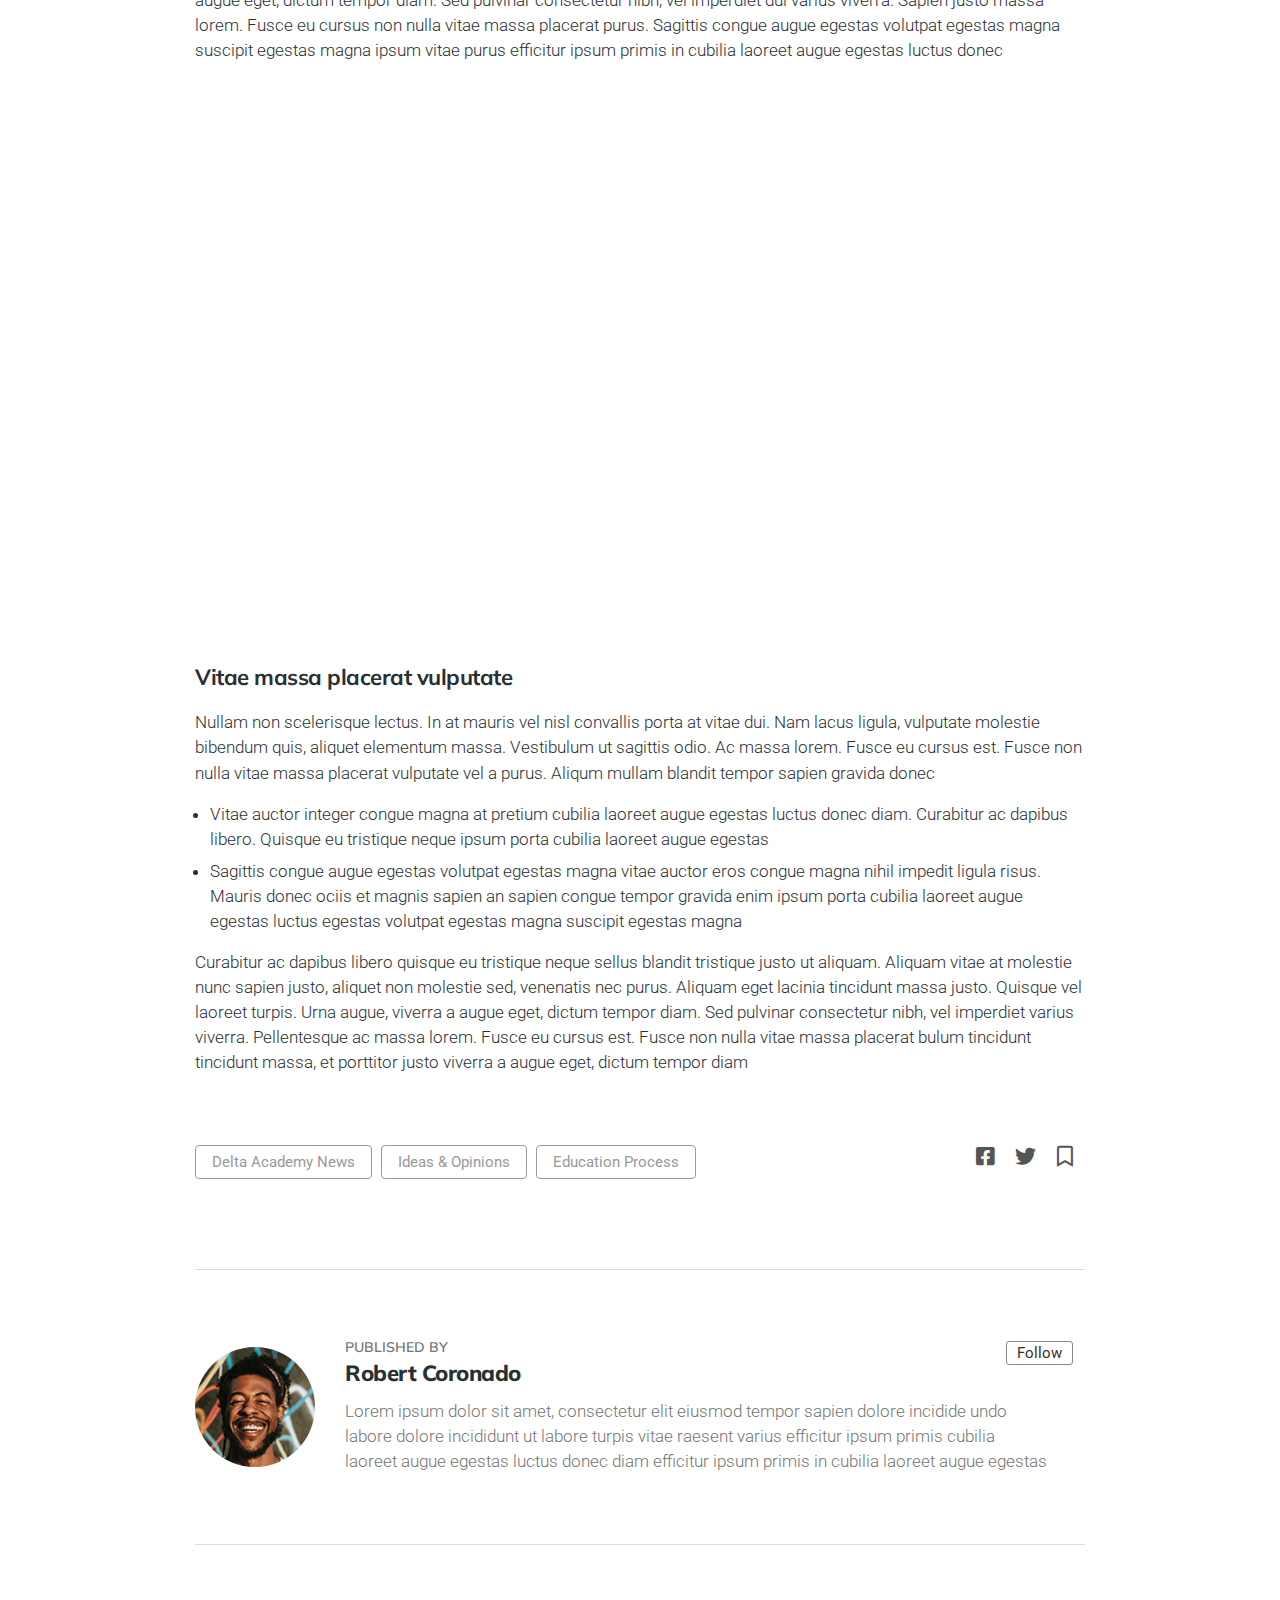
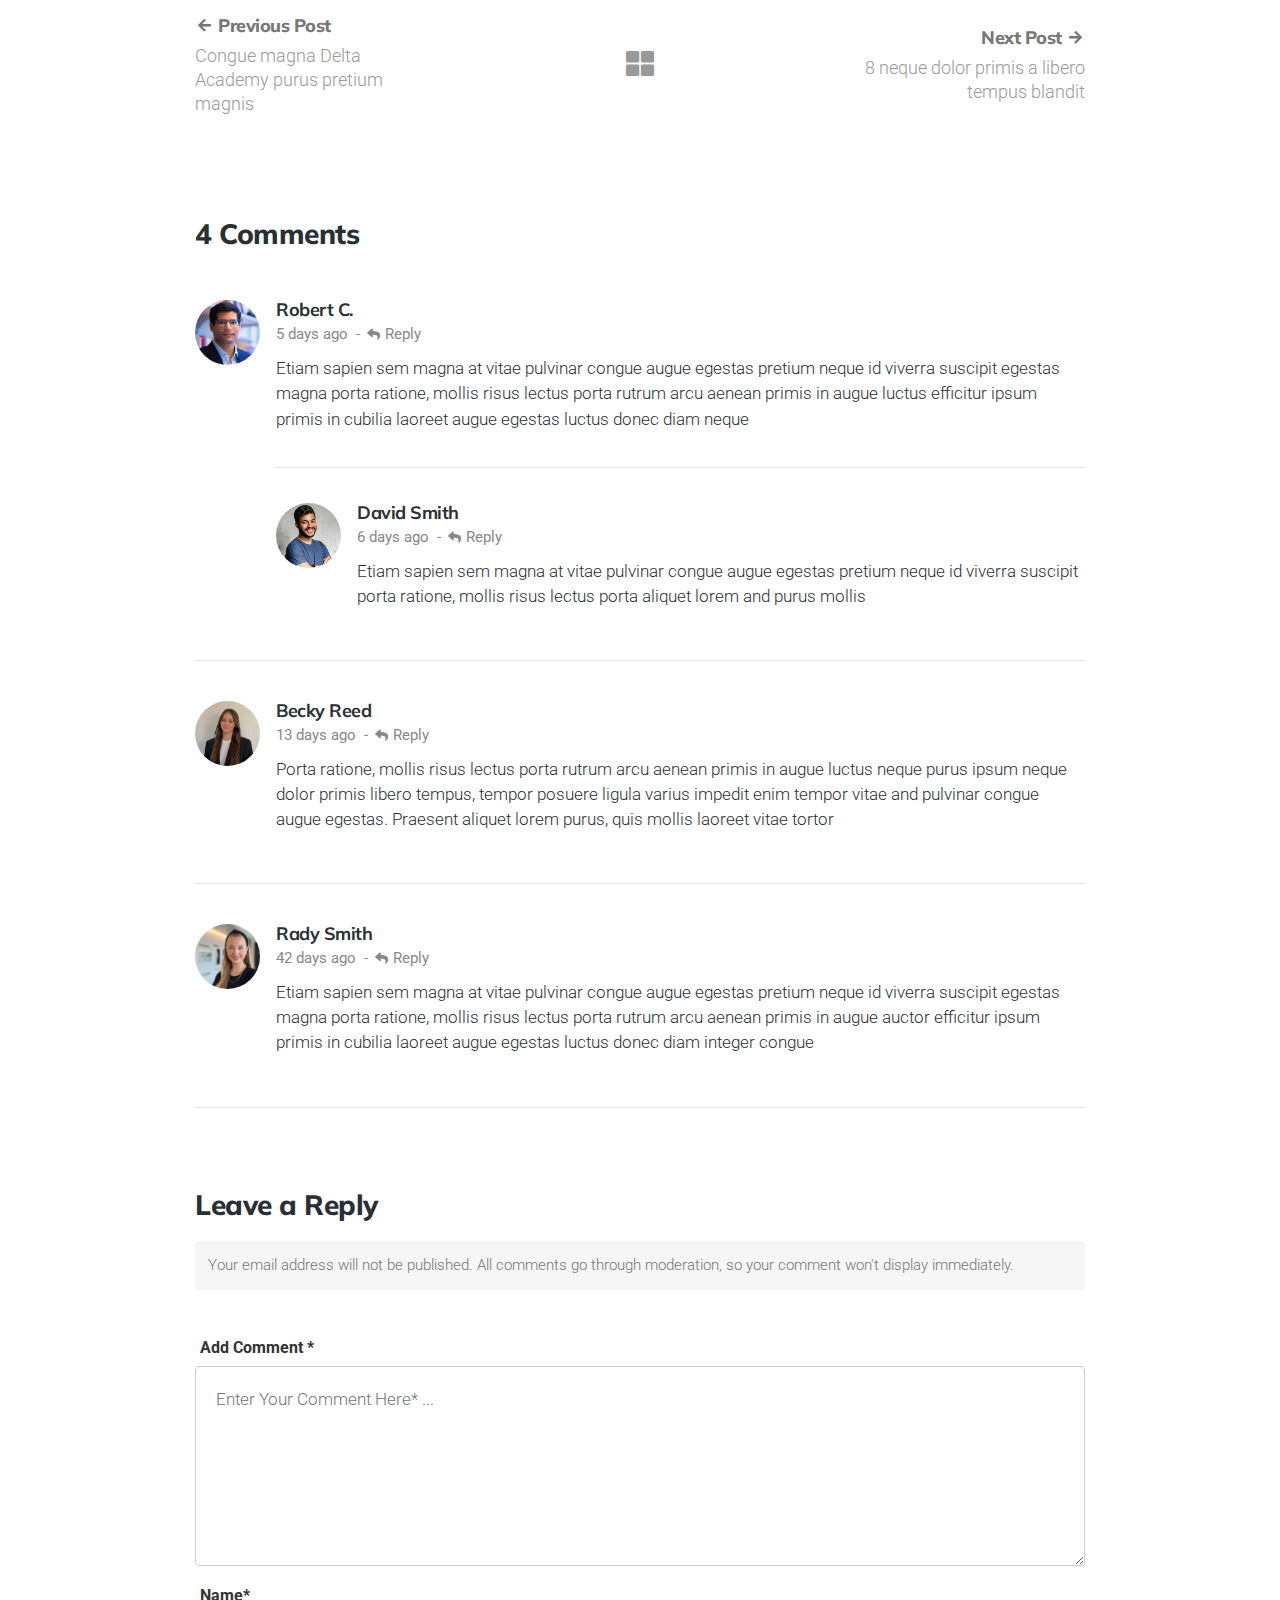
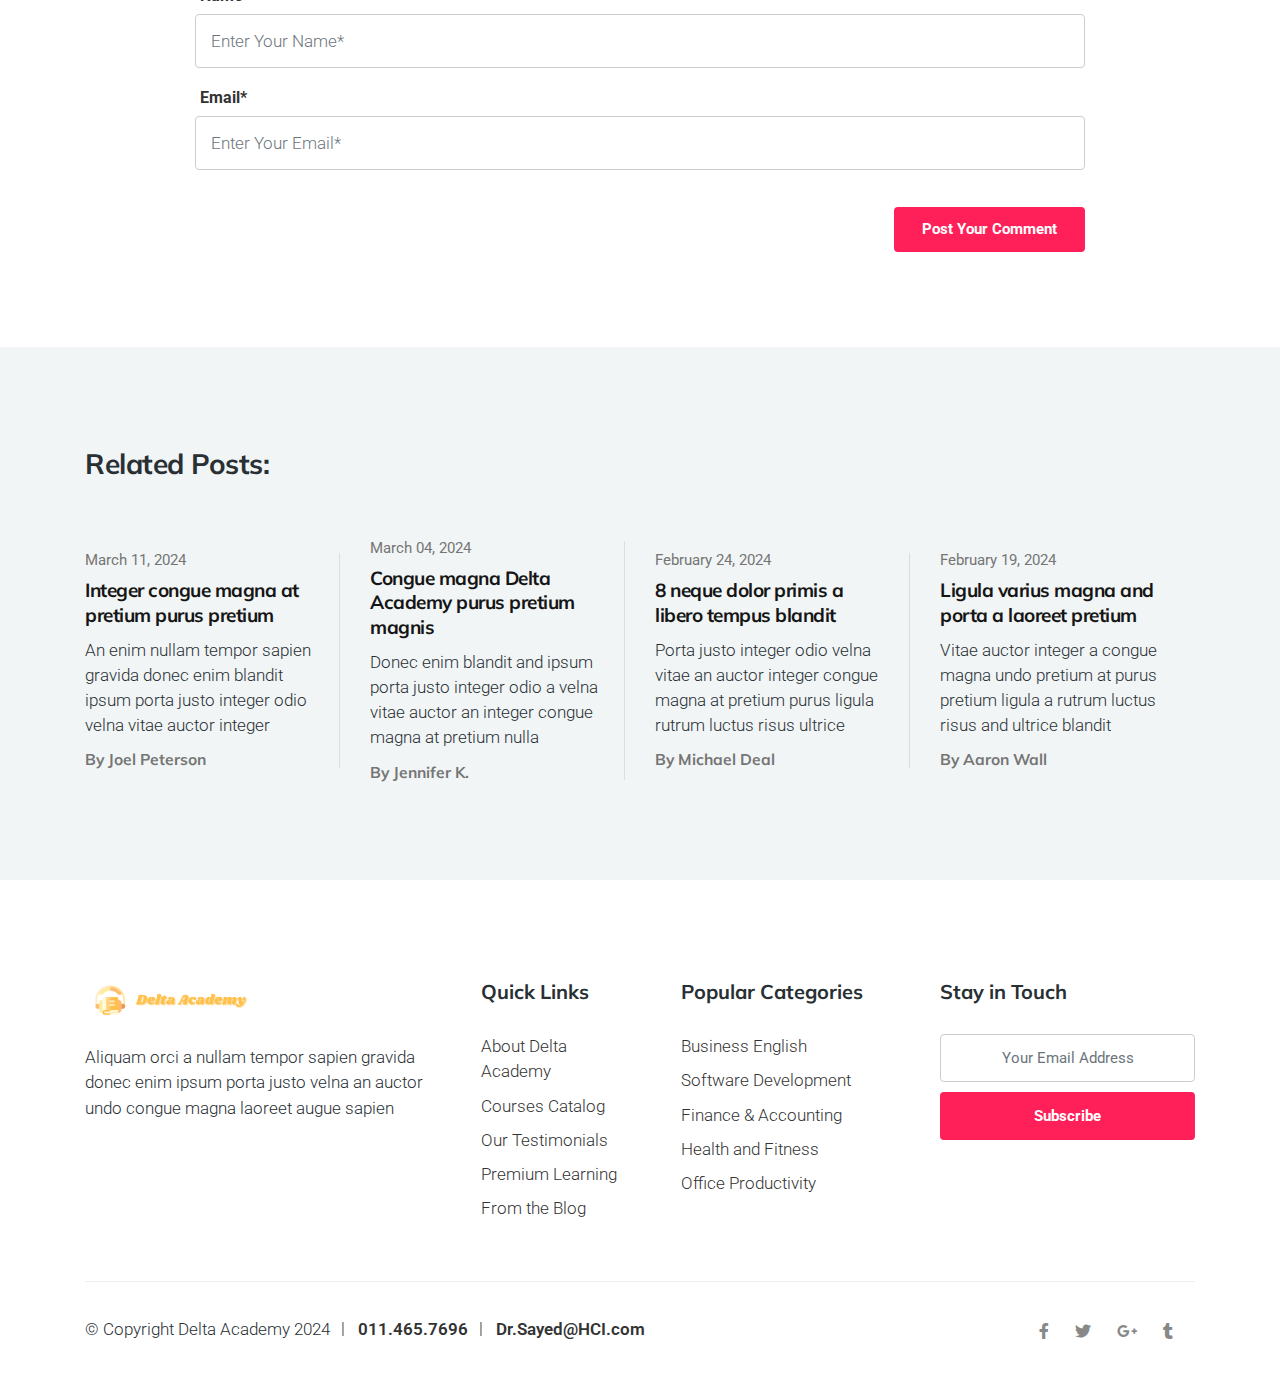
<file: single-post.html>
<!DOCTYPE html>
<html lang="en">
  <head>
    <meta charset="utf-8" />
    <meta http-equiv="X-UA-Compatible" content="IE=edge" />
    <meta name="author" content="Kandil" />
    <meta
      name="description"
      content="Delta Academy - Education & Courses Project"
    />
    <meta
      name="keywords"
      content="Courses, Education, Learning, Online Education, Study"
    />
    <meta name="viewport" content="width=device-width, initial-scale=1.0" />

    <!-- SITE TITLE -->
    <title>Delta Academy - Education & Courses Project</title>

    <!-- FAVICON AND TOUCH ICONS  -->
    <link rel="shortcut icon" href="images/favicon.ico" type="image/x-icon" />
    <link rel="icon" href="images/favicon.ico" type="image/x-icon" />
    <link
      rel="apple-touch-icon"
      sizes="152x152"
      href="images/apple-touch-icon-152x152.png"
    />
    <link
      rel="apple-touch-icon"
      sizes="120x120"
      href="images/apple-touch-icon-120x120.png"
    />
    <link
      rel="apple-touch-icon"
      sizes="76x76"
      href="images/apple-touch-icon-76x76.png"
    />
    <link rel="apple-touch-icon" href="images/apple-touch-icon.png" />
    <link rel="icon" href="images/apple-touch-icon.png" type="image/x-icon" />

    <!-- GOOGLE FONTS -->
    <link
      href="https://fonts.googleapis.com/css?family=Roboto:300,400,500,700&display=swap"
      rel="stylesheet"
    />
    <link
      href="https://fonts.googleapis.com/css?family=Muli:400,600,700,800,900&display=swap"
      rel="stylesheet"
    />

    <!-- BOOTSTRAP CSS -->
    <link href="css/bootstrap.min.css" rel="stylesheet" />

    <!-- FONT ICONS -->
    <link
      href="https://use.fontawesome.com/releases/v5.11.0/css/all.css"
      rel="stylesheet"
      crossorigin="anonymous"
    />
    <link href="css/flaticon.css" rel="stylesheet" />

    <!-- PLUGINS STYLESHEET -->
    <link href="css/menu.css" rel="stylesheet" />
    <link
      id="effect"
      href="css/dropdown-effects/fade-down.css"
      media="all"
      rel="stylesheet"
    />
    <link href="css/magnific-popup.css" rel="stylesheet" />
    <link href="css/flexslider.css" rel="stylesheet" />
    <link href="css/owl.carousel.min.css" rel="stylesheet" />
    <link href="css/owl.theme.default.min.css" rel="stylesheet" />

    <!-- ON SCROLL ANIMATION -->
    <link href="css/animate.css" rel="stylesheet" />

    <!-- TEMPLATE CSS -->
    <link href="css/style.css" rel="stylesheet" />

    <!-- RESPONSIVE CSS -->
    <link href="css/responsive.css" rel="stylesheet" />
  </head>

  <body>
    <!-- PRELOADER SPINNER
		============================================= -->
    <div id="loader-wrapper">
      <div id="loading">
        <div id="loading-center">
          <div class="cssload-loading"><i></i><i></i><i></i><i></i></div>
        </div>
      </div>
    </div>

    <!-- PAGE CONTENT
		============================================= -->
    <div id="page" class="page">
      <!-- HEADER
			============================================= -->
      <header id="header" class="header white-menu navbar-dark">
        <div class="header-wrapper">
          <!-- MOBILE HEADER -->
          <div class="wsmobileheader clearfix">
            <a id="wsnavtoggle" class="wsanimated-arrow"><span></span></a>
            <span class="smllogo smllogo-black"
              ><img
                src="images/logo.png"
                width="172"
                height="40"
                alt="mobile-logo"
            /></span>
            <span class="smllogo smllogo-white"
              ><img
                src="images/logo-white.png"
                width="172"
                height="40"
                alt="mobile-logo"
            /></span>
          </div>

          <!-- NAVIGATION MENU -->
          <div class="wsmainfull menu clearfix">
            <div class="wsmainwp clearfix">
              <!-- LOGO IMAGE -->
              <!-- For Retina Ready displays take a image with double the amount of pixels that your image will be displayed (e.g 344 x 80 pixels) -->
              <div class="desktoplogo">
                <a href="index.html" class="logo-black"
                  ><img
                    src="images/logo.png"
                    width="172"
                    height="40"
                    alt="header-logo"
                /></a>
              </div>
              <div class="desktoplogo">
                <a href="index.html" class="logo-white"
                  ><img
                    src="images/logo-white.png"
                    width="172"
                    height="40"
                    alt="header-logo"
                /></a>
              </div>

              <!-- MAIN MENU -->
              <nav class="wsmenu clearfix">
                <ul class="wsmenu-list">
                  <!-- SIMPLE NAVIGATION LINK -->
                  <li class="nl-simple" aria-haspopup="true">
                    <a href="about.html">About</a>
                  </li>

                  <!-- DROPDOWN MENU -->
                  <li aria-haspopup="true">
                    <a href="#">Pages <span class="wsarrow"></span></a>
                    <div class="wsmegamenu clearfix halfmenu">
                      <div class="container-fluid">
                        <div class="row">
                          <!-- Links -->
                          <ul
                            class="col-lg-6 col-md-12 col-xs-12 link-list left-link-list"
                          >
                            <li><a href="about.html">About Us Page</a></li>
                            <li>
                              <a href="categories-list.html"
                                >Categories Listing</a
                              >
                            </li>
                            <li>
                              <a href="category-details.html"
                                >Category Details</a
                              >
                            </li>
                            <li>
                              <a href="courses-list.html">Courses Listing</a>
                            </li>
                            <li>
                              <a href="course-details.html">Course Details</a>
                            </li>
                            <li>
                              <a href="teachers-list.html">Teachers Listing</a>
                            </li>
                            <li>
                              <a href="teacher-profile.html">Teacher Profile</a>
                            </li>
                          </ul>

                          <!-- Links -->
                          <ul class="col-lg-6 col-md-12 col-xs-12 link-list">
                            <li>
                              <a href="become-a-teacher.html"
                                >Become A Teacher</a
                              >
                            </li>
                            <li>
                              <a href="pricing.html">Pricing Plans Page</a>
                            </li>
                            <li><a href="reviews.html">Reviews Page</a></li>
                            <li><a href="faqs.html">FAQs Page</a></li>
                            <li>
                              <a href="blog-listing.html">Blog Listing</a>
                            </li>
                            <li><a href="single-post.html">Single Post</a></li>
                            <li><a href="contacts.html">Contacts Page</a></li>
                          </ul>
                        </div>
                      </div>
                    </div>
                  </li>
                  <!-- END DROPDOWN MENU -->

                  <!-- DROPDOWN MENU -->
                  <li aria-haspopup="true">
                    <a href="#">Categories <span class="wsarrow"></span></a>
                    <ul class="sub-menu">
                      <li aria-haspopup="true">
                        <a href="courses-list.html">Development</a>
                      </li>
                      <li aria-haspopup="true">
                        <a href="courses-list.html">Finance & Accounting</a>
                      </li>
                      <li aria-haspopup="true">
                        <a href="courses-list.html">IT & Software</a>
                      </li>
                      <li aria-haspopup="true">
                        <a href="courses-list.html">Office Productivity</a>
                      </li>
                      <li aria-haspopup="true">
                        <a href="courses-list.html">Photography</a>
                      </li>
                      <li aria-haspopup="true">
                        <a href="courses-list.html">Math & Science</a>
                      </li>
                      <li aria-haspopup="true">
                        <a href="courses-list.html">Languages</a>
                      </li>
                      <li aria-haspopup="true">
                        <a href="courses-list.html">Marketing</a>
                      </li>
                      <li aria-haspopup="true">
                        <a href="courses-list.html">Health & Fitness</a>
                      </li>
                    </ul>
                  </li>
                  <!-- END DROPDOWN MENU -->

                  <!-- MEGAMENU -->
                  <li aria-haspopup="true">
                    <a href="#">Mega Menu <span class="wsarrow"></span></a>
                    <div class="wsmegamenu clearfix">
                      <div class="container">
                        <div class="row">
                          <!-- MEGAMENU QUICK LINKS -->
                          <div class="col-md-12 col-lg-3">
                            <!-- Title -->
                            <h3 class="title">Top 5 Online Courses:</h3>

                            <ul class="link-list clearfix">
                              <li><a href="#">English for Tourism</a></li>
                              <li>
                                <a href="#"
                                  >Python Programming - Working with Lists and
                                  Files</a
                                >
                              </li>
                              <li>
                                <a href="#"
                                  >Computer Networking - Wired and Wireless
                                  Networks</a
                                >
                              </li>
                              <li>
                                <a href="#"
                                  >Marketing Management - Capturing Marketing
                                  Insights</a
                                >
                              </li>
                              <li>
                                <a href="#"
                                  >iOS App Development: Data Persistence with
                                  Core Data</a
                                >
                              </li>
                            </ul>
                          </div>
                          <!-- END MEGAMENU QUICK LINKS -->

                          <!-- MEGAMENU FEATURED NEWS -->
                          <div class="col-md-12 col-lg-5">
                            <!-- Title -->
                            <h3 class="title">Featured News:</h3>

                            <!-- Image -->
                            <div class="fluid-width-video-wrapper mb-15">
                              <img
                                src="images/blog/featured-news.jpg"
                                alt="featured-news"
                              />
                            </div>

                            <!-- Text -->
                            <h5 class="h5-md">
                              <a href="single-post.html"
                                >Study smart and save time with these 5 tips
                              </a>
                            </h5>
                            <p class="wsmwnutxt">
                              Porta semper lacus cursus, feugiat primis ultrice
                              in ligula risus auctor tempus feugiat dolor
                              impedit magna...
                            </p>
                          </div>
                          <!-- END MEGAMENU FEATURED NEWS -->

                          <!-- MEGAMENU LATEST NEWS -->
                          <div class="col-md-12 col-lg-4">
                            <!-- Title -->
                            <h3 class="title">Latest News:</h3>

                            <!-- Latest News -->
                            <ul class="latest-news">
                              <!-- Post #1 -->
                              <li class="clearfix d-flex align-items-center">
                                <!-- Image -->
                                <img
                                  class="img-fluid"
                                  src="images/blog/latest-post-1.jpg"
                                  alt="blog-post-preview"
                                />

                                <!-- Text -->
                                <div class="post-summary">
                                  <a href="single-post.html"
                                    >Etiam sapien risus ante auctor tempus an
                                    accumsan...</a
                                  >
                                  <p>18 hours ago</p>
                                </div>
                              </li>

                              <!-- Post #2 -->
                              <li class="clearfix d-flex align-items-center">
                                <!-- Image -->
                                <img
                                  class="img-fluid"
                                  src="images/blog/latest-post-2.jpg"
                                  alt="blog-post-preview"
                                />

                                <!-- Text -->
                                <div class="post-summary">
                                  <a href="single-post.html"
                                    >Blandit tempor sapien ipsum, porta risus
                                    auctor justo...
                                  </a>
                                  <p>Feb 17, 2024</p>
                                </div>
                              </li>

                              <!-- Post #3 -->
                              <li class="clearfix d-flex align-items-center">
                                <!-- Image -->
                                <img
                                  class="img-fluid"
                                  src="images/blog/latest-post-3.jpg"
                                  alt="blog-post-preview"
                                />

                                <!-- Text -->
                                <div class="post-summary">
                                  <a href="single-post.html"
                                    >Cursus risus an auctor risus laoreet undo
                                    auctor varius...</a
                                  >
                                  <p>Feb 07, 2024</p>
                                </div>
                              </li>
                            </ul>
                          </div>
                          <!-- END MEGAMENU LATEST NEWS -->
                        </div>
                        <!-- End row -->
                      </div>
                      <!-- End container -->
                    </div>
                    <!-- End wsmegamenu -->
                  </li>
                  <!-- END MEGAMENU -->

                  <!-- SIMPLE NAVIGATION LINK -->
                  <li class="nl-simple" aria-haspopup="true">
                    <a href="blog-listing.html">Blog</a>
                  </li>

                  <!-- SIMPLE NAVIGATION LINK -->
                  <li class="nl-simple" aria-haspopup="true">
                    <a href="contacts.html">Contacts</a>
                  </li>

                  <!-- DROPDOWN MENU 
						          	<li aria-haspopup="true">
						          		<a href="#" class="lang-select">
							          		<img src="images/icons/flags/uk.png" alt="flag-icon" /> En <span class="wsarrow"></span>
							          	</a>
	            						<ul class="sub-menu last-sub-menu">
						           			<li aria-haspopup="true"><a href="#"><img src="images/icons/flags/germany.png" alt="flag-icon" /> Deutch</a></li>
						           			<li aria-haspopup="true"><a href="#"><img src="images/icons/flags/spain.png" alt="flag-icon" /> Español</a></li>
						           			<li aria-haspopup="true"><a href="#"><img src="images/icons/flags/france.png" alt="flag-icon" /> Français</a></li>
						              		<li aria-haspopup="true"><a href="#"><img src="images/icons/flags/italy.png" alt="flag-icon" /> Italiano</a></li>
						              		<li aria-haspopup="true"><a href="#"><img src="images/icons/flags/russia.png" alt="flag-icon" /> Русский</a></li>
						              		<li aria-haspopup="true"><a href="#"><img src="images/icons/flags/china.png" alt="flag-icon" /> 简体中文</a></li>
						           		</ul>
								    </li> -->

                  <!-- HEADER BUTTON -->
                  <li class="nl-simple" aria-haspopup="true">
                    <a
                      href="pricing.html"
                      class="btn btn-rose tra-black-hover last-link"
                      >Get Started</a
                    >
                  </li>
                </ul>
              </nav>
              <!-- END MAIN MENU -->
            </div>
          </div>
          <!-- END NAVIGATION MENU -->
        </div>
        <!-- End header-wrapper -->
      </header>
      <!-- END HEADER -->

      <!-- INNER PAGE WRAPPER
			============================================= -->
      <div class="inner-page-wrapper">
        <!-- BREADCRUMB
				============================================= -->
        <div id="breadcrumb" class="division">
          <div class="container">
            <div class="row">
              <!-- BREADCRUMB NAV -->
              <div class="col-md-12">
                <nav aria-label="breadcrumb">
                  <ol class="breadcrumb">
                    <li class="breadcrumb-item">
                      <a href="index.html">Home</a>
                    </li>
                    <li class="breadcrumb-item">
                      <a href="blog-listing.html">Back to Blog</a>
                    </li>
                    <li class="breadcrumb-item active" aria-current="page">
                      Egestas volute...
                    </li>
                  </ol>
                </nav>
              </div>
            </div>
            <!-- End row -->
          </div>
          <!-- End container -->
        </div>
        <!-- END BREADCRUMB -->

        <!-- SINGLE POST
				============================================= -->
        <section id="single-post" class="wide-80 single-post-section division">
          <div class="container">
            <!-- SINGLE POST CONTENT -->
            <div class="row">
              <div class="col-lg-10 offset-lg-1">
                <div class="single-post-wrapper">
                  <!-- SINGLE POST TITLE -->
                  <div class="single-post-title mb-35 text-center">
                    <!-- Post Title -->
                    <h3 class="h3-md">
                      Egestas volute nemo ipsam and turpis quaerat sodales a
                      sapien landit
                    </h3>

                    <!-- Post Data -->
                    <div class="single-post-data">
                      <p>
                        Posted by Joel Peterson on March 15, 2024 in
                        <a href="#"> Ideas & Opinions</a>
                      </p>
                    </div>
                  </div>
                  <!-- END SINGLE POST TITLE -->

                  <!-- BLOG POST TEXT -->
                  <div class="single-post-txt">
                    <!-- Text -->
                    <p>
                      Mauris donec ociis et magnis sapien etiam sapien sem
                      sagittis congue tempor a gravida donec ipsum porta justo
                      integer at odio velna. Maecenas gravida porttitor nunc,
                      quis vehicula magna luctus tempor. Quisque vel laoreet
                      turpis. An augue viverra a augue eget, dictum tempor diam.
                      Sed pulvinar donec ociis et magnis sapien imperdiet dui
                      varius.
                    </p>
                  </div>

                  <!-- BLOG MAIN POST IMAGE -->
                  <div class="post-inner-img">
                    <img
                      class="img-fluid"
                      src="images/blog/post-img-1.jpg"
                      alt="blog-post-image"
                    />
                  </div>

                  <!-- BLOG POST TEXT -->
                  <div class="single-post-txt">
                    <!-- Text -->
                    <p>
                      Aliqum mullam blandit tempor sapien gravida donec ipsum,
                      at porta justo. Velna vitae auctor congue magna nihil
                      impedit ligula risus. Mauris donec ociis et magnis sapien
                      etiam sapien sem sagittis congue tempor gravida donec enim
                      ipsum porta justo integer at odio velna. Maecenas gravida
                      porttitor nunc, quis vehicula magna luctus tempor. Quisque
                      vel laoreet turpis. Urna augue, viverra a augue eget,
                      dictum tempor diam. Sed pulvinar consectetur nibh, vel
                      imperdiet dui varius viverra. Pellentesque ac massa lorem.
                      Fusce eu cursus fusce non nulla vitae massa
                    </p>

                    <!-- Text -->
                    <p>
                      Sagittis congue augue egestas volutpat egestas magna
                      suscipit egestas magna ipsum vitae purus efficitur ipsum
                      primis in cubilia laoreet augue egestas luctus donec diam.
                      Curabitur ac dapibus libero. Mauris donec ociis a neque.
                      Phasellus blandit tristique justo ut aliquam. Aliquam
                      vitae molestie nunc sapien justo, aliquet non molestie
                      augue, venenatis nec purus. Aliquam eget lacinia elit.
                      Augue tincidunt tincidunt massa, et porttitor justo
                      blandit.
                    </p>

                    <!-- Small Title -->
                    <h5 class="h5-lg">Egestas volutpat egestas</h5>

                    <!-- Text -->
                    <p>
                      In at mauris vel nisl convallis porta at vitae dui. Nam
                      lacus ligula, vulputate molestie bibendum quis, aliquet
                      elementum massa. Vestibulum ut sagittis odio. Ac massa
                      lorem. Fusce eu cursus est. Fusce non nulla vitae massa
                      placerat vulputate vel a purus. Aliqum mullam blandit
                      tempor sapien gravida donec
                    </p>

                    <!-- QUOTE -->
                    <div class="quote">
                      <p>
                        "Lorem ipsum dolor sit amet, lectus laoreet impedit
                        gestas. Aenean magna ligula eget dolor suscipit egestas
                        viverra dolor iaculis luctus magna suscipit egestas "
                      </p>
                    </div>

                    <!-- Text -->
                    <p>
                      Maecenas gravida porttitor nunc, quis vehicula magna
                      luctus tempor. Quisque vel laoreet turpis urna augue,
                      viverra a augue eget, dictum tempor diam. Sed pulvinar
                      consectetur nibh, vel imperdiet dui varius viverra. Sapien
                      justo massa lorem. Fusce eu cursus non nulla vitae massa
                      placerat purus. Sagittis congue augue egestas volutpat
                      egestas magna suscipit egestas magna ipsum vitae purus
                      efficitur ipsum primis in cubilia laoreet augue egestas
                      luctus donec
                    </p>

                    <!-- INNER IMAGE -->
                    <div class="post-inner-img">
                      <div class="embed-responsive embed-responsive-16by9">
                        <iframe
                          width="950"
                          height="450"
                          src="https://www.youtube.com/embed/7e90gBu4pas"
                          allow="accelerometer; autoplay; encrypted-media; gyroscope; picture-in-picture"
                          allowfullscreen
                        ></iframe>
                      </div>
                    </div>

                    <!-- Small Title -->
                    <h5 class="h5-lg">Vitae massa placerat vulputate</h5>

                    <!-- Text -->
                    <p>
                      Nullam non scelerisque lectus. In at mauris vel nisl
                      convallis porta at vitae dui. Nam lacus ligula, vulputate
                      molestie bibendum quis, aliquet elementum massa.
                      Vestibulum ut sagittis odio. Ac massa lorem. Fusce eu
                      cursus est. Fusce non nulla vitae massa placerat vulputate
                      vel a purus. Aliqum mullam blandit tempor sapien gravida
                      donec
                    </p>

                    <!-- List -->
                    <ul class="txt-list mb-15">
                      <li>
                        Vitae auctor integer congue magna at pretium cubilia
                        laoreet augue egestas luctus donec diam. Curabitur ac
                        dapibus libero. Quisque eu tristique neque ipsum porta
                        cubilia laoreet augue egestas
                      </li>

                      <li>
                        Sagittis congue augue egestas volutpat egestas magna
                        vitae auctor eros congue magna nihil impedit ligula
                        risus. Mauris donec ociis et magnis sapien an sapien
                        congue tempor gravida enim ipsum porta cubilia laoreet
                        augue egestas luctus egestas volutpat egestas magna
                        suscipit egestas magna
                      </li>
                    </ul>

                    <!-- Text -->
                    <p>
                      Curabitur ac dapibus libero quisque eu tristique neque
                      sellus blandit tristique justo ut aliquam. Aliquam vitae
                      at molestie nunc sapien justo, aliquet non molestie sed,
                      venenatis nec purus. Aliquam eget lacinia tincidunt massa
                      justo. Quisque vel laoreet turpis. Urna augue, viverra a
                      augue eget, dictum tempor diam. Sed pulvinar consectetur
                      nibh, vel imperdiet varius viverra. Pellentesque ac massa
                      lorem. Fusce eu cursus est. Fusce non nulla vitae massa
                      placerat bulum tincidunt tincidunt massa, et porttitor
                      justo viverra a augue eget, dictum tempor diam
                    </p>
                  </div>
                  <!-- END BLOG POST TEXT -->

                  <!-- SINGLE POST SHARE LINKS -->
                  <div class="row post-share-links d-flex align-items-center">
                    <!-- POST TAGS -->
                    <div class="col-md-9 col-xl-8 post-tags-list">
                      <span><a href="#">Delta Academy News</a></span>
                      <span><a href="#">Ideas & Opinions</a></span>
                      <span><a href="#">Education Process</a></span>
                    </div>

                    <!-- POST SHARE ICONS -->
                    <div class="col-md-3 col-xl-4 post-share-list text-right">
                      <ul class="share-social-icons text-center clearfix">
                        <li>
                          <a href="#" class="share-ico ico-facebook"
                            ><i class="fab fa-facebook-square"></i
                          ></a>
                        </li>
                        <li>
                          <a href="#" class="share-ico ico-twitter"
                            ><i class="fab fa-twitter"></i
                          ></a>
                        </li>
                        <li>
                          <a href="#" class="share-ico ico-like"
                            ><i class="far fa-bookmark"></i
                          ></a>
                        </li>
                      </ul>
                    </div>
                  </div>
                  <!-- END SINGLE POST SHARE -->

                  <!-- ABOUT POST AUTHOR -->
                  <div class="author-senoff d-flex align-items-center">
                    <!-- Avatar -->
                    <img src="images/review-author-7.jpg" alt="author-avatar" />

                    <!-- Text -->
                    <div class="author-senoff-txt">
                      <!-- Title -->
                      <h5 class="h5-xs">Published by</h5>
                      <h5 class="h5-lg">Robert Coronado</h5>
                      <p>
                        Lorem ipsum dolor sit amet, consectetur elit eiusmod
                        tempor sapien dolore incidide undo labore dolore
                        incididunt ut labore turpis vitae raesent varius
                        efficitur ipsum primis cubilia laoreet augue egestas
                        luctus donec diam efficitur ipsum primis in cubilia
                        laoreet augue egestas
                      </p>

                      <!-- Follow Button -->
                      <div class="author-follow-btn">
                        <a href="#">Follow</a>
                      </div>
                    </div>
                  </div>
                  <!-- END ABOUT POST AUTHOR -->

                  <!-- OTHER POSTS
									============================================= -->
                  <div class="other-posts">
                    <div id="op-row" class="row d-flex align-items-center">
                      <!-- Previous Post -->
                      <div class="col-md-4">
                        <div class="prev-post mb-30 pr-45">
                          <h5 class="h5-xs">
                            <i class="fas fa-arrow-left"></i> Previous Post
                          </h5>
                          <a href="single-post.html"
                            >Congue magna Delta Academy purus pretium magnis</a
                          >
                        </div>
                      </div>

                      <!-- All Posts -->
                      <div class="col-md-4 text-center">
                        <div class="all-posts mb-30">
                          <a href="blog-listing.html"
                            ><i class="fas fa-th-large"></i
                          ></a>
                        </div>
                      </div>

                      <!-- Next Post -->
                      <div class="col-md-4 text-right">
                        <div class="next-post mb-30 pl-45">
                          <h5 class="h5-xs">
                            Next Post <i class="fas fa-arrow-right"></i>
                          </h5>
                          <a href="single-post.html"
                            >8 neque dolor primis a libero tempus blandit</a
                          >
                        </div>
                      </div>
                    </div>
                    <!-- End row -->
                  </div>
                  <!-- END OTHER POSTS -->

                  <!-- POST COMMENTS -->
                  <div class="post-comments">
                    <!-- Title -->
                    <h4 class="h4-sm">4 Comments</h4>

                    <!-- COMMENT #1 -->
                    <div class="media mt-50">
                      <!-- Comment-1 Avatar -->
                      <img
                        class="mr-3"
                        src="images/post-author-1.jpg"
                        alt="comment-avatar"
                      />

                      <div class="media-body">
                        <!-- Comment-1 Meta -->
                        <div class="comment-meta">
                          <h5 class="h5-sm mt-0 noto-font-700 purple-color">
                            Robert C.
                          </h5>
                          <span class="comment-date">5 days ago&#8194;- </span>
                          <span class="btn-reply"
                            ><a href="#leave-comment" class="internal-link"
                              ><i class="fas fa-reply"></i> Reply</a
                            ></span
                          >
                        </div>

                        <!-- Comment-1 Text -->
                        <p>
                          Etiam sapien sem magna at vitae pulvinar congue augue
                          egestas pretium neque id viverra suscipit egestas
                          magna porta ratione, mollis risus lectus porta rutrum
                          arcu aenean primis in augue luctus efficitur ipsum
                          primis in cubilia laoreet augue egestas luctus donec
                          diam neque
                        </p>

                        <hr />

                        <!-- COMMENT #2 -->
                        <div class="media mt-3">
                          <!-- Comment-2 Avatar -->
                          <a href="#" class="pr-3">
                            <img
                              src="images/post-author-2.jpg"
                              alt="comment-avatar"
                            />
                          </a>

                          <div class="media-body">
                            <!-- Comment-2 Meta -->
                            <div class="comment-meta">
                              <h5 class="h5-sm mt-0 noto-font-700 purple-color">
                                David Smith
                              </h5>
                              <span class="comment-date"
                                >6 days ago&#8194;-
                              </span>
                              <span class="btn-reply"
                                ><a href="#leave-comment" class="internal-link"
                                  ><i class="fas fa-reply"></i> Reply</a
                                ></span
                              >
                            </div>

                            <!-- Comment-2 Text -->
                            <p>
                              Etiam sapien sem magna at vitae pulvinar congue
                              augue egestas pretium neque id viverra suscipit
                              porta ratione, mollis risus lectus porta aliquet
                              lorem and purus mollis
                            </p>
                          </div>
                        </div>
                        <!-- END COMMENT #2 -->
                      </div>
                    </div>
                    <!-- END COMMENT #1 -->

                    <hr />

                    <!-- COMMENT #3 -->
                    <div class="media mt-40">
                      <!-- Comment-4 Avatar -->
                      <img
                        class="mr-3"
                        src="images/post-author-3.jpg"
                        alt="comment-avatar"
                      />

                      <div class="media-body">
                        <!-- Comment-4 Meta -->
                        <div class="comment-meta">
                          <h5 class="h5-sm mt-0 noto-font-700 purple-color">
                            Becky Reed
                          </h5>
                          <span class="comment-date">13 days ago&#8194;- </span>
                          <span class="btn-reply"
                            ><a href="#leave-comment" class="internal-link"
                              ><i class="fas fa-reply"></i> Reply</a
                            ></span
                          >
                        </div>

                        <!-- Comment-4 Text -->
                        <p>
                          Porta ratione, mollis risus lectus porta rutrum arcu
                          aenean primis in augue luctus neque purus ipsum neque
                          dolor primis libero tempus, tempor posuere ligula
                          varius impedit enim tempor vitae and pulvinar congue
                          augue egestas. Praesent aliquet lorem purus, quis
                          mollis laoreet vitae tortor
                        </p>
                      </div>
                    </div>
                    <!-- END COMMENT #3 -->

                    <hr />

                    <!-- COMMENT #4 -->
                    <div class="media mt-40">
                      <!-- Comment-4 Avatar -->
                      <img
                        class="mr-3"
                        src="images/post-author-4.jpg"
                        alt="comment-avatar"
                      />

                      <div class="media-body">
                        <!-- Comment-4 Meta -->
                        <div class="comment-meta">
                          <h5 class="h5-sm mt-0 noto-font-700 purple-color">
                            Rady Smith
                          </h5>
                          <span class="comment-date">42 days ago&#8194;- </span>
                          <span class="btn-reply"
                            ><a href="#leave-comment" class="internal-link"
                              ><i class="fas fa-reply"></i> Reply</a
                            ></span
                          >
                        </div>

                        <!-- Comment-4 Text -->
                        <p>
                          Etiam sapien sem magna at vitae pulvinar congue augue
                          egestas pretium neque id viverra suscipit egestas
                          magna porta ratione, mollis risus lectus porta rutrum
                          arcu aenean primis in augue auctor efficitur ipsum
                          primis in cubilia laoreet augue egestas luctus donec
                          diam integer congue
                        </p>
                      </div>
                    </div>
                    <!-- END COMMENT #4 -->

                    <hr />
                  </div>
                  <!--END POST COMMENTS -->

                  <!-- COMMENT FORM -->
                  <div id="leave-comment">
                    <!-- Title -->
                    <h4 class="h4-sm">Leave a Reply</h4>

                    <!-- Text -->
                    <p class="grey-color">
                      Your email address will not be published. All comments go
                      through moderation, so your comment won't display
                      immediately.
                    </p>

                    <form name="commentForm" class="row comment-form">
                      <div id="input-message" class="col-md-12 input-message">
                        <p>Add Comment *</p>
                        <textarea
                          class="form-control message"
                          autocomplete="off"
                          name="message"
                          rows="6"
                          placeholder="Enter Your Comment Here* ..."
                          required
                        ></textarea>
                      </div>

                      <div id="input-name" class="col-md-12">
                        <p>Name*</p>
                        <input
                          type="text"
                          name="name"
                          autocomplete="off"
                          class="form-control name"
                          placeholder="Enter Your Name*"
                          required
                        />
                      </div>

                      <div id="input-email" class="col-md-12">
                        <p>Email*</p>
                        <input
                          type="text"
                          name="email"
                          autocomplete="off"
                          class="form-control email"
                          placeholder="Enter Your Email*"
                          required
                        />
                      </div>

                      <!-- Contact Form Button -->
                      <div class="col-lg-12 mt-15 form-btn text-right">
                        <button
                          type="submit"
                          class="btn btn-rose tra-black-hover submit"
                        >
                          Post Your Comment
                        </button>
                      </div>

                      <!-- Contact Form Message -->
                      <div class="col-md-12 comment-form-msg text-center">
                        <div class="sending-msg">
                          <span class="loading"></span>
                        </div>
                      </div>
                    </form>
                  </div>
                  <!-- END COMMENT FORM -->
                </div>
              </div>
              <!-- END SINGLE POST CONTENT -->
            </div>
          </div>
        </section>
        <!-- END SINGLE POST -->

        <!-- NEWS-2
				============================================= -->
        <section
          id="news-2"
          class="bg-whitesmoke wide-60 news-section division"
        >
          <div class="container">
            <!-- SECTION TITLE -->
            <div class="row">
              <div class="col-md-12">
                <div class="section-title mb-60">
                  <!-- Title 	-->
                  <h4 class="h4-sm">Related Posts:</h4>
                </div>
              </div>
            </div>

            <!-- NEWS GRID -->
            <div class="row d-flex align-items-center">
              <!-- ARTICLE #1 -->
              <div class="col-md-6 col-lg-3">
                <div id="a2-1" class="article-2 b-right">
                  <!-- Post Data -->
                  <p class="p-sm">March 11, 2024</p>

                  <!-- Title -->
                  <h5 class="h5-sm">
                    <a href="single-post.html"
                      >Integer congue magna at pretium purus pretium</a
                    >
                  </h5>

                  <!-- Text -->
                  <p>
                    An enim nullam tempor sapien gravida donec enim blandit
                    ipsum porta justo integer odio velna vitae auctor integer
                  </p>

                  <!-- Post Author -->
                  <span>By Joel Peterson</span>
                </div>
              </div>
              <!-- END ARTICLE #1 -->

              <!-- ARTICLE #2 -->
              <div class="col-md-6 col-lg-3">
                <div id="a2-2" class="article-2 b-right">
                  <!-- Post Data -->
                  <p class="p-sm">March 04, 2024</p>

                  <!-- Title -->
                  <h5 class="h5-sm">
                    <a href="single-post.html"
                      >Congue magna Delta Academy purus pretium magnis</a
                    >
                  </h5>

                  <!-- Text -->
                  <p>
                    Donec enim blandit and ipsum porta justo integer odio a
                    velna vitae auctor an integer congue magna at pretium nulla
                  </p>

                  <!-- Post Author -->
                  <span>By Jennifer K.</span>
                </div>
              </div>
              <!-- END ARTICLE #2 -->

              <!-- ARTICLE #3 -->
              <div class="col-md-6 col-lg-3">
                <div id="a2-3" class="article-2 b-right">
                  <!-- Post Data -->
                  <p class="p-sm">February 24, 2024</p>

                  <!-- Title -->
                  <h5 class="h5-sm">
                    <a href="single-post.html"
                      >8 neque dolor primis a libero tempus blandit</a
                    >
                  </h5>

                  <!-- Text -->
                  <p>
                    Porta justo integer odio velna vitae an auctor integer
                    congue magna at pretium purus ligula rutrum luctus risus
                    ultrice
                  </p>

                  <!-- Post Author -->
                  <span>By Michael Deal</span>
                </div>
              </div>
              <!-- END ARTICLE #3 -->

              <!-- ARTICLE #4 -->
              <div class="col-md-6 col-lg-3">
                <div id="a2-4" class="article-2">
                  <!-- Post Data -->
                  <p class="p-sm">February 19, 2024</p>

                  <!-- Title -->
                  <h5 class="h5-sm">
                    <a href="single-post.html"
                      >Ligula varius magna and porta a laoreet pretium</a
                    >
                  </h5>

                  <!-- Text -->
                  <p>
                    Vitae auctor integer a congue magna undo pretium at purus
                    pretium ligula a rutrum luctus risus and ultrice blandit
                  </p>

                  <!-- Post Author -->
                  <span>By Aaron Wall</span>
                </div>
              </div>
              <!-- END ARTICLE #4 -->
            </div>
            <!-- END NEWS GRID -->
          </div>
          <!-- End container -->
        </section>
        <!-- END NEWS-2 -->

        <!-- FOOTER-2
				============================================= -->
        <footer id="footer-2" class="footer division">
          <div class="container">
            <!-- FOOTER CONTENT -->
            <div class="row">
              <!-- FOOTER INFO -->
              <div class="col-md-5 col-lg-5 col-xl-4">
                <div class="footer-info mb-40">
                  <!-- Footer Logo -->
                  <!-- For Retina Ready displays take a image with double the amount of pixels that your image will be displayed (e.g 344 x 80 pixels) -->
                  <img
                    src="images/logo.png"
                    width="172"
                    height="40"
                    alt="footer-logo"
                  />

                  <!-- Text -->
                  <p>
                    Aliquam orci a nullam tempor sapien gravida donec enim ipsum
                    porta justo velna an auctor undo congue magna laoreet augue
                    sapien
                  </p>
                </div>
              </div>

              <!-- FOOTER PRODUCTS LINKS -->
              <div class="col-md-3 col-lg-3 col-xl-2">
                <div class="footer-links mb-40">
                  <!-- Title -->
                  <h5 class="h5-md">Quick Links</h5>

                  <!-- Footer Links -->
                  <ul class="foo-links clearfix">
                    <li><a href="about.html">About Delta Academy</a></li>
                    <li><a href="categories-list.html">Courses Catalog</a></li>
                    <li><a href="reviews.html">Our Testimonials</a></li>
                    <li><a href="pricing.html">Premium Learning</a></li>
                    <li><a href="blog-listing.html">From the Blog</a></li>
                  </ul>
                </div>
              </div>

              <!-- FOOTER COMPANY LINKS -->
              <div class="col-md-4 col-lg-4 col-xl-3">
                <div class="footer-links mb-40">
                  <!-- Title -->
                  <h5 class="h5-md">Popular Categories</h5>

                  <!-- Footer Links -->
                  <ul class="clearfix">
                    <li><a href="#">Business English</a></li>
                    <li><a href="#">Software Development</a></li>
                    <li><a href="#">Finance & Accounting</a></li>
                    <li><a href="#">Health and Fitness</a></li>
                    <li><a href="#">Office Productivity</a></li>
                  </ul>
                </div>
              </div>

              <!-- FOOTER NEWSLETTER FORM -->
              <div class="col-md-7 col-xl-3">
                <div class="footer-form mb-20">
                  <!-- Title -->
                  <h5 class="h5-md">Stay in Touch</h5>

                  <!-- Newsletter Form Input -->
                  <form class="newsletter-form">
                    <div class="input-group">
                      <input
                        type="email"
                        autocomplete="off"
                        class="form-control"
                        placeholder="Your Email Address"
                        required
                        id="s-email"
                      />
                      <span class="input-group-btn">
                        <button
                          type="submit"
                          class="btn btn-rose tra-rose-hover"
                        >
                          Subscribe
                        </button>
                      </span>
                    </div>

                    <!-- Newsletter Form Notification -->
                    <label for="s-email" class="form-notification"></label>
                  </form>
                </div>
              </div>
              <!-- END FOOTER NEWSLETTER FORM -->
            </div>
            <!-- END FOOTER CONTENT -->

            <!-- BOTTOM FOOTER -->
            <div class="bottom-footer">
              <div class="row">
                <!-- FOOTER COPYRIGHT -->
                <div class="col-lg-8">
                  <ul class="bottom-footer-list">
                    <li><p>&copy; Copyright Delta Academy 2024</p></li>
                    <li>
                      <p><a href="tel:123456789">011.465.7696</a></p>
                    </li>
                    <li>
                      <p class="last-li">
                        <a href="mailto:yourdomain@mail.com"
                          >Dr.Sayed@HCI.com</a
                        >
                      </p>
                    </li>
                  </ul>
                </div>

                <!-- FOOTER SOCIALS LINKS -->
                <div class="col-lg-4 text-right">
                  <ul class="foo-socials text-center clearfix">
                    <li>
                      <a href="#" class="ico-facebook"
                        ><i class="fab fa-facebook-f"></i
                      ></a>
                    </li>
                    <li>
                      <a href="#" class="ico-twitter"
                        ><i class="fab fa-twitter"></i
                      ></a>
                    </li>
                    <li>
                      <a href="#" class="ico-google-plus"
                        ><i class="fab fa-google-plus-g"></i
                      ></a>
                    </li>
                    <li>
                      <a href="#" class="ico-tumblr"
                        ><i class="fab fa-tumblr"></i
                      ></a>
                    </li>

                    <!--
										<li><a href="#" class="ico-behance"><i class="fab fa-behance"></i></a></li>	
										<li><a href="#" class="ico-dribbble"><i class="fab fa-dribbble"></i></a></li>									
										<li><a href="#" class="ico-instagram"><i class="fab fa-instagram"></i></a></li>	
										<li><a href="#" class="ico-linkedin"><i class="fab fa-linkedin-in"></i></a></li>
										<li><a href="#" class="ico-pinterest"><i class="fab fa-pinterest-p"></i></a></li>								
										<li><a href="#" class="ico-youtube"><i class="fab fa-youtube"></i></a></li>										
										<li><a href="#" class="ico-vk"><i class="fab fa-vk"></i></a></li>
										<li><a href="#" class="ico-yelp"><i class="fab fa-yelp"></i></a></li>
										<li><a href="#" class="ico-yahoo"><i class="fab fa-yahoo"></i></a></li>
									    -->
                  </ul>
                </div>
              </div>
            </div>
            <!-- END BOTTOM FOOTER -->
          </div>
          <!-- End container -->
        </footer>
        <!-- END FOOTER-2 -->
      </div>
      <!-- END INNER PAGE WRAPPER -->
    </div>
    <!-- END PAGE CONTENT -->

    <!-- EXTERNAL SCRIPTS
		============================================= -->
    <script src="js/jquery-3.3.1.min.js"></script>
    <script src="js/bootstrap.min.js"></script>
    <script src="js/modernizr.custom.js"></script>
    <script src="js/jquery.easing.js"></script>
    <script src="js/jquery.appear.js"></script>
    <script src="js/menu.js"></script>
    <script src="js/materialize.js"></script>
    <script src="js/jquery.scrollto.js"></script>
    <script src="js/jquery.countdown.min.js"></script>
    <script src="js/imagesloaded.pkgd.min.js"></script>
    <script src="js/isotope.pkgd.min.js"></script>
    <script src="js/jquery.flexslider.js"></script>
    <script src="js/owl.carousel.min.js"></script>
    <script src="js/jquery.magnific-popup.min.js"></script>
    <script src="js/register-form.js"></script>
    <script src="js/comment-form.js"></script>
    <script src="js/jquery.validate.min.js"></script>
    <script src="js/jquery.ajaxchimp.min.js"></script>

    <!-- Custom Script -->
    <script src="js/custom.js"></script>

    <!-- HTML5 shim, for IE6-8 support of HTML5 elements. All other JS at the end of file. -->
    <!-- [if lt IE 9]>
			<script src="js/html5shiv.js" type="text/javascript"></script>
			<script src="js/respond.min.js" type="text/javascript"></script>
		<![endif] -->

    <!-- Google Analytics: Change UA-XXXXX-X to be your site's ID. Go to http://www.google.com/analytics/ for more information. -->
    <!--
		<script>
			window.ga=window.ga||function(){(ga.q=ga.q||[]).push(arguments)};ga.l=+new Date;
			ga('create', 'UA-XXXXX-Y', 'auto');
			ga('send', 'pageview');
		</script>
		<script async src='https://www.google-analytics.com/analytics.js'></script>
		-->
    <!-- End Google Analytics -->
  </body>
</html>
</file>
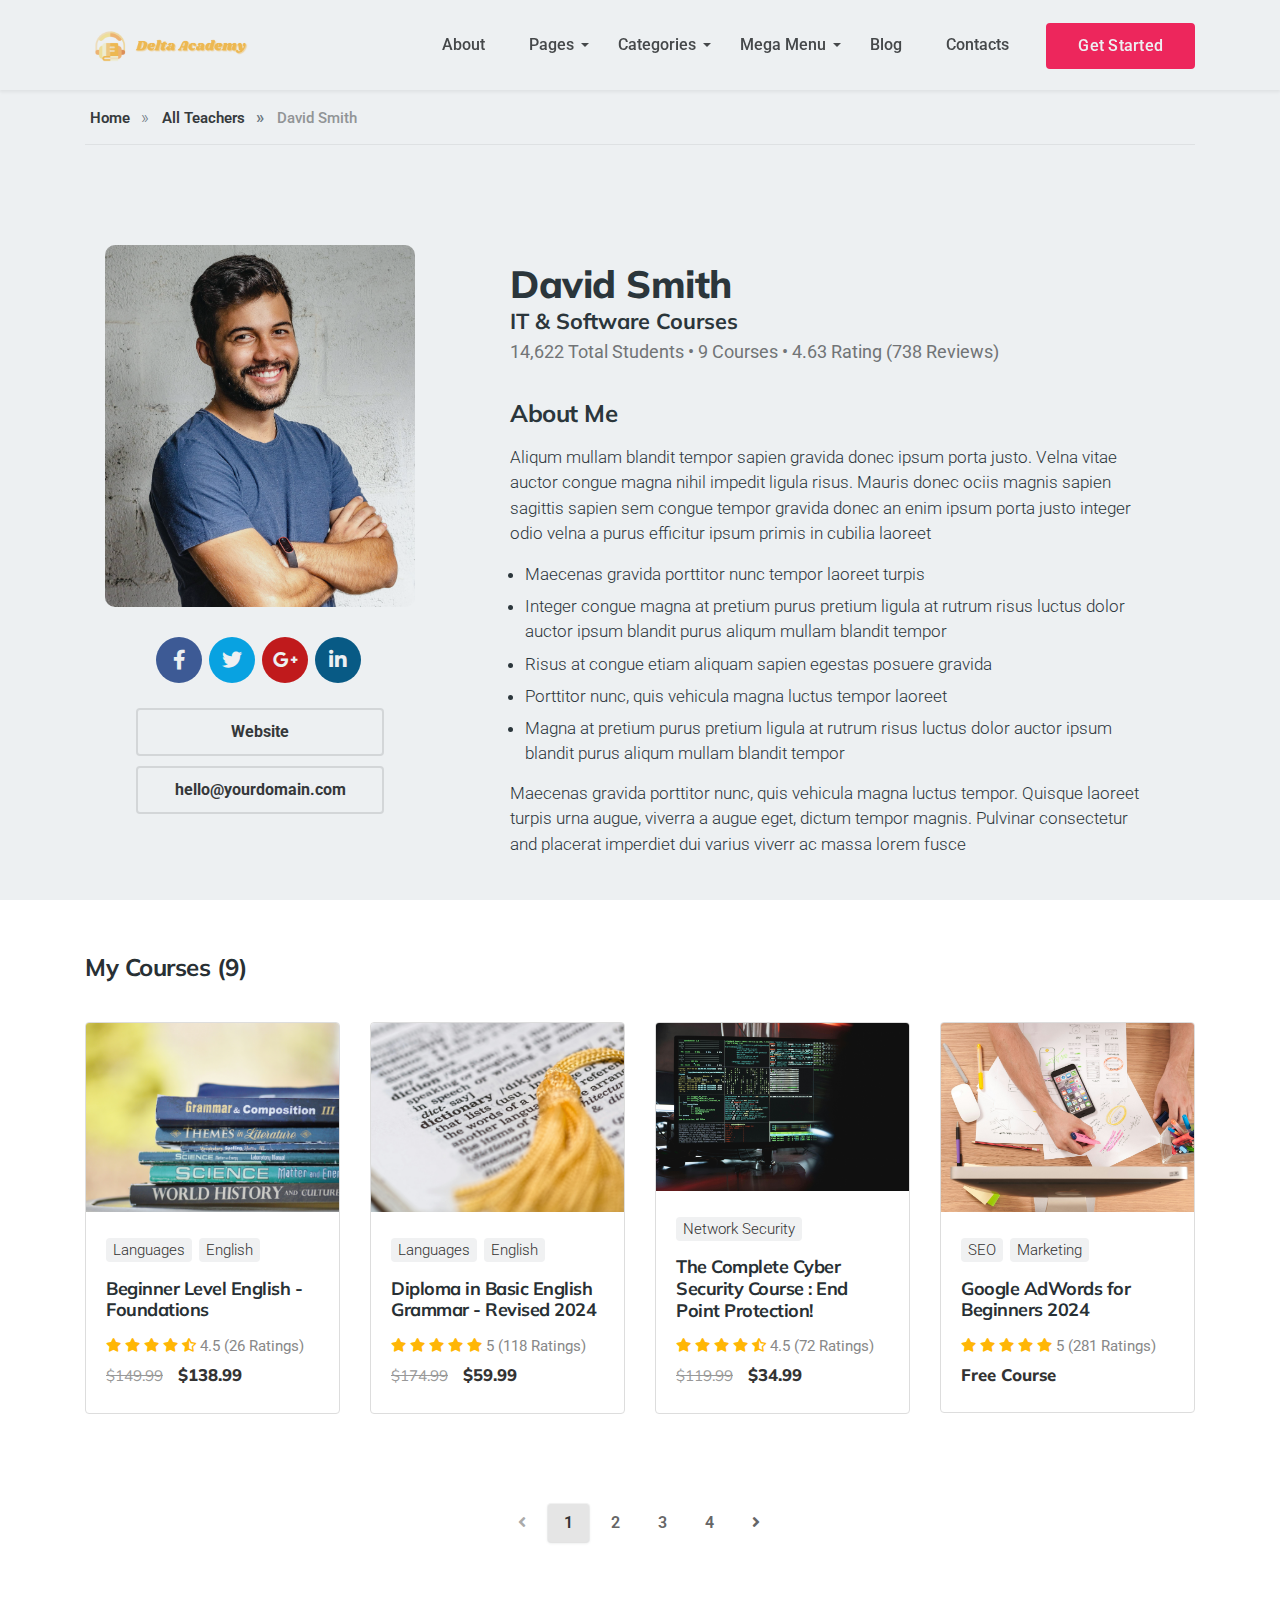
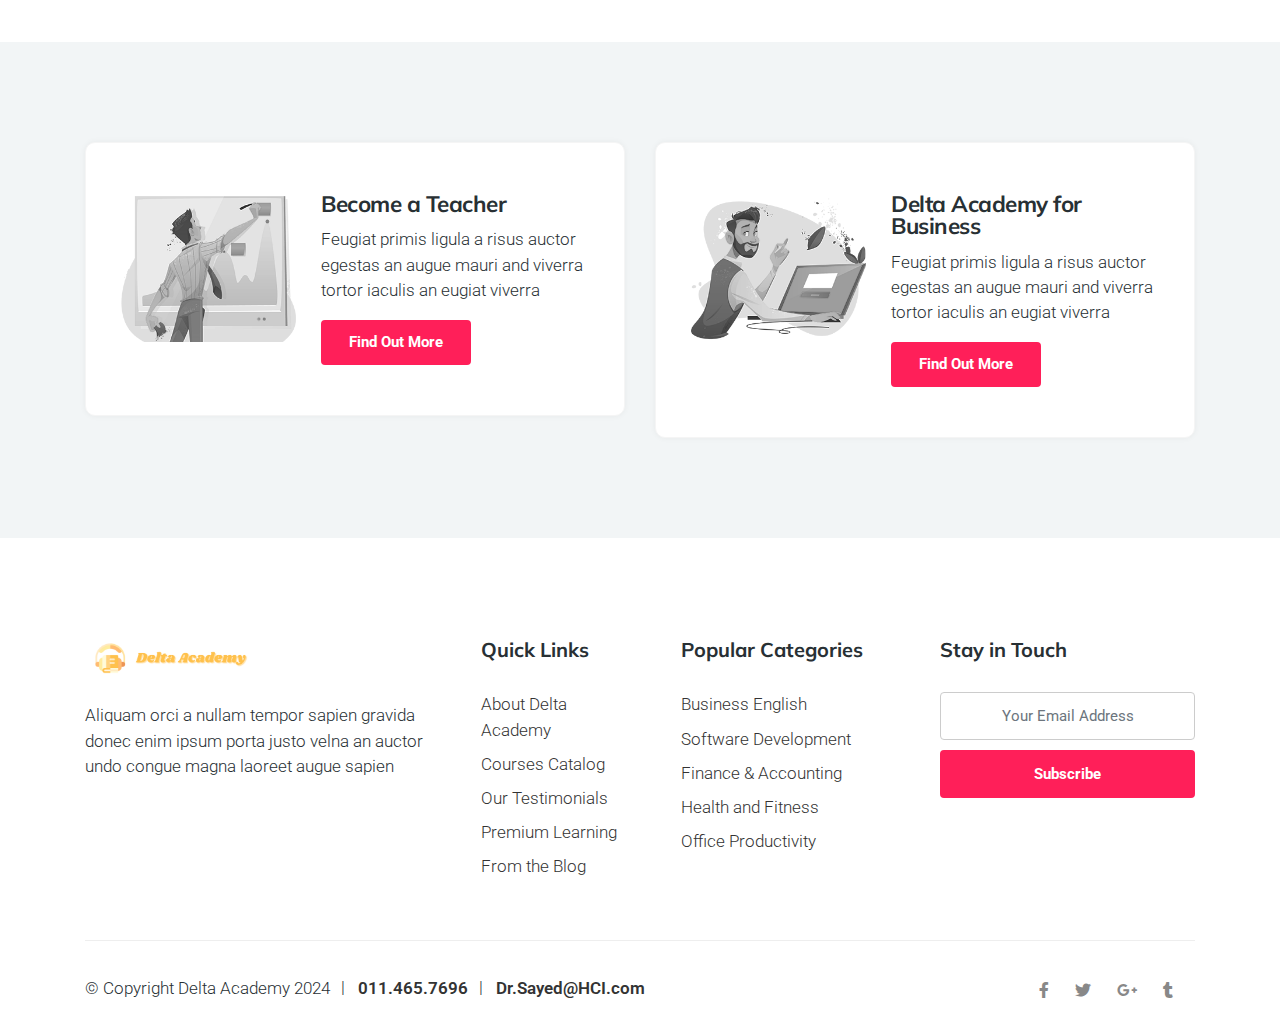
<file: teacher-profile.html>
<!DOCTYPE html>
<html lang="en">
  <head>
    <meta charset="utf-8" />
    <meta http-equiv="X-UA-Compatible" content="IE=edge" />
    <meta name="author" content="Kandil" />
    <meta
      name="description"
      content="Delta Academy - Education & Courses Project"
    />
    <meta
      name="keywords"
      content="Courses, Education, Learning, Online Education, Study"
    />
    <meta name="viewport" content="width=device-width, initial-scale=1.0" />

    <!-- SITE TITLE -->
    <title>Delta Academy - Education & Courses Project</title>

    <!-- FAVICON AND TOUCH ICONS  -->
    <link rel="shortcut icon" href="images/favicon.ico" type="image/x-icon" />
    <link rel="icon" href="images/favicon.ico" type="image/x-icon" />
    <link
      rel="apple-touch-icon"
      sizes="152x152"
      href="images/apple-touch-icon-152x152.png"
    />
    <link
      rel="apple-touch-icon"
      sizes="120x120"
      href="images/apple-touch-icon-120x120.png"
    />
    <link
      rel="apple-touch-icon"
      sizes="76x76"
      href="images/apple-touch-icon-76x76.png"
    />
    <link rel="apple-touch-icon" href="images/apple-touch-icon.png" />
    <link rel="icon" href="images/apple-touch-icon.png" type="image/x-icon" />

    <!-- GOOGLE FONTS -->
    <link
      href="https://fonts.googleapis.com/css?family=Roboto:300,400,500,700&display=swap"
      rel="stylesheet"
    />
    <link
      href="https://fonts.googleapis.com/css?family=Muli:400,600,700,800,900&display=swap"
      rel="stylesheet"
    />

    <!-- BOOTSTRAP CSS -->
    <link href="css/bootstrap.min.css" rel="stylesheet" />

    <!-- FONT ICONS -->
    <link
      href="https://use.fontawesome.com/releases/v5.11.0/css/all.css"
      rel="stylesheet"
      crossorigin="anonymous"
    />
    <link href="css/flaticon.css" rel="stylesheet" />

    <!-- PLUGINS STYLESHEET -->
    <link href="css/menu.css" rel="stylesheet" />
    <link
      id="effect"
      href="css/dropdown-effects/fade-down.css"
      media="all"
      rel="stylesheet"
    />
    <link href="css/magnific-popup.css" rel="stylesheet" />
    <link href="css/flexslider.css" rel="stylesheet" />
    <link href="css/owl.carousel.min.css" rel="stylesheet" />
    <link href="css/owl.theme.default.min.css" rel="stylesheet" />

    <!-- ON SCROLL ANIMATION -->
    <link href="css/animate.css" rel="stylesheet" />

    <!-- TEMPLATE CSS -->
    <link href="css/style.css" rel="stylesheet" />

    <!-- RESPONSIVE CSS -->
    <link href="css/responsive.css" rel="stylesheet" />
  </head>

  <body>
    <!-- PRELOADER SPINNER
		============================================= -->
    <div id="loader-wrapper">
      <div id="loading">
        <div id="loading-center">
          <div class="cssload-loading"><i></i><i></i><i></i><i></i></div>
        </div>
      </div>
    </div>

    <!-- PAGE CONTENT
		============================================= -->
    <div id="page" class="page">
      <!-- HEADER
			============================================= -->
      <header id="header" class="header white-menu navbar-dark">
        <div class="header-wrapper">
          <!-- MOBILE HEADER -->
          <div class="wsmobileheader clearfix">
            <a id="wsnavtoggle" class="wsanimated-arrow"><span></span></a>
            <span class="smllogo smllogo-black"
              ><img
                src="images/logo.png"
                width="172"
                height="40"
                alt="mobile-logo"
            /></span>
            <span class="smllogo smllogo-white"
              ><img
                src="images/logo-white.png"
                width="172"
                height="40"
                alt="mobile-logo"
            /></span>
          </div>

          <!-- NAVIGATION MENU -->
          <div class="wsmainfull menu clearfix">
            <div class="wsmainwp clearfix">
              <!-- LOGO IMAGE -->
              <!-- For Retina Ready displays take a image with double the amount of pixels that your image will be displayed (e.g 344 x 80 pixels) -->
              <div class="desktoplogo">
                <a href="index.html" class="logo-black"
                  ><img
                    src="images/logo.png"
                    width="172"
                    height="40"
                    alt="header-logo"
                /></a>
              </div>
              <div class="desktoplogo">
                <a href="index.html" class="logo-white"
                  ><img
                    src="images/logo-white.png"
                    width="172"
                    height="40"
                    alt="header-logo"
                /></a>
              </div>

              <!-- MAIN MENU -->
              <nav class="wsmenu clearfix">
                <ul class="wsmenu-list">
                  <!-- SIMPLE NAVIGATION LINK -->
                  <li class="nl-simple" aria-haspopup="true">
                    <a href="about.html">About</a>
                  </li>

                  <!-- DROPDOWN MENU -->
                  <li aria-haspopup="true">
                    <a href="#">Pages <span class="wsarrow"></span></a>
                    <div class="wsmegamenu clearfix halfmenu">
                      <div class="container-fluid">
                        <div class="row">
                          <!-- Links -->
                          <ul
                            class="col-lg-6 col-md-12 col-xs-12 link-list left-link-list"
                          >
                            <li><a href="about.html">About Us Page</a></li>
                            <li>
                              <a href="categories-list.html"
                                >Categories Listing</a
                              >
                            </li>
                            <li>
                              <a href="category-details.html"
                                >Category Details</a
                              >
                            </li>
                            <li>
                              <a href="courses-list.html">Courses Listing</a>
                            </li>
                            <li>
                              <a href="course-details.html">Course Details</a>
                            </li>
                            <li>
                              <a href="teachers-list.html">Teachers Listing</a>
                            </li>
                            <li>
                              <a href="teacher-profile.html">Teacher Profile</a>
                            </li>
                          </ul>

                          <!-- Links -->
                          <ul class="col-lg-6 col-md-12 col-xs-12 link-list">
                            <li>
                              <a href="become-a-teacher.html"
                                >Become A Teacher</a
                              >
                            </li>
                            <li>
                              <a href="pricing.html">Pricing Plans Page</a>
                            </li>
                            <li><a href="reviews.html">Reviews Page</a></li>
                            <li><a href="faqs.html">FAQs Page</a></li>
                            <li>
                              <a href="blog-listing.html">Blog Listing</a>
                            </li>
                            <li><a href="single-post.html">Single Post</a></li>
                            <li><a href="contacts.html">Contacts Page</a></li>
                          </ul>
                        </div>
                      </div>
                    </div>
                  </li>
                  <!-- END DROPDOWN MENU -->

                  <!-- DROPDOWN MENU -->
                  <li aria-haspopup="true">
                    <a href="#">Categories <span class="wsarrow"></span></a>
                    <ul class="sub-menu">
                      <li aria-haspopup="true">
                        <a href="courses-list.html">Development</a>
                      </li>
                      <li aria-haspopup="true">
                        <a href="courses-list.html">Finance & Accounting</a>
                      </li>
                      <li aria-haspopup="true">
                        <a href="courses-list.html">IT & Software</a>
                      </li>
                      <li aria-haspopup="true">
                        <a href="courses-list.html">Office Productivity</a>
                      </li>
                      <li aria-haspopup="true">
                        <a href="courses-list.html">Photography</a>
                      </li>
                      <li aria-haspopup="true">
                        <a href="courses-list.html">Math & Science</a>
                      </li>
                      <li aria-haspopup="true">
                        <a href="courses-list.html">Languages</a>
                      </li>
                      <li aria-haspopup="true">
                        <a href="courses-list.html">Marketing</a>
                      </li>
                      <li aria-haspopup="true">
                        <a href="courses-list.html">Health & Fitness</a>
                      </li>
                    </ul>
                  </li>
                  <!-- END DROPDOWN MENU -->

                  <!-- MEGAMENU -->
                  <li aria-haspopup="true">
                    <a href="#">Mega Menu <span class="wsarrow"></span></a>
                    <div class="wsmegamenu clearfix">
                      <div class="container">
                        <div class="row">
                          <!-- MEGAMENU QUICK LINKS -->
                          <div class="col-md-12 col-lg-3">
                            <!-- Title -->
                            <h3 class="title">Top 5 Online Courses:</h3>

                            <ul class="link-list clearfix">
                              <li><a href="#">English for Tourism</a></li>
                              <li>
                                <a href="#"
                                  >Python Programming - Working with Lists and
                                  Files</a
                                >
                              </li>
                              <li>
                                <a href="#"
                                  >Computer Networking - Wired and Wireless
                                  Networks</a
                                >
                              </li>
                              <li>
                                <a href="#"
                                  >Marketing Management - Capturing Marketing
                                  Insights</a
                                >
                              </li>
                              <li>
                                <a href="#"
                                  >iOS App Development: Data Persistence with
                                  Core Data</a
                                >
                              </li>
                            </ul>
                          </div>
                          <!-- END MEGAMENU QUICK LINKS -->

                          <!-- MEGAMENU FEATURED NEWS -->
                          <div class="col-md-12 col-lg-5">
                            <!-- Title -->
                            <h3 class="title">Featured News:</h3>

                            <!-- Image -->
                            <div class="fluid-width-video-wrapper mb-15">
                              <img
                                src="images/blog/featured-news.jpg"
                                alt="featured-news"
                              />
                            </div>

                            <!-- Text -->
                            <h5 class="h5-md">
                              <a href="single-post.html"
                                >Study smart and save time with these 5 tips
                              </a>
                            </h5>
                            <p class="wsmwnutxt">
                              Porta semper lacus cursus, feugiat primis ultrice
                              in ligula risus auctor tempus feugiat dolor
                              impedit magna...
                            </p>
                          </div>
                          <!-- END MEGAMENU FEATURED NEWS -->

                          <!-- MEGAMENU LATEST NEWS -->
                          <div class="col-md-12 col-lg-4">
                            <!-- Title -->
                            <h3 class="title">Latest News:</h3>

                            <!-- Latest News -->
                            <ul class="latest-news">
                              <!-- Post #1 -->
                              <li class="clearfix d-flex align-items-center">
                                <!-- Image -->
                                <img
                                  class="img-fluid"
                                  src="images/blog/latest-post-1.jpg"
                                  alt="blog-post-preview"
                                />

                                <!-- Text -->
                                <div class="post-summary">
                                  <a href="single-post.html"
                                    >Etiam sapien risus ante auctor tempus an
                                    accumsan...</a
                                  >
                                  <p>18 hours ago</p>
                                </div>
                              </li>

                              <!-- Post #2 -->
                              <li class="clearfix d-flex align-items-center">
                                <!-- Image -->
                                <img
                                  class="img-fluid"
                                  src="images/blog/latest-post-2.jpg"
                                  alt="blog-post-preview"
                                />

                                <!-- Text -->
                                <div class="post-summary">
                                  <a href="single-post.html"
                                    >Blandit tempor sapien ipsum, porta risus
                                    auctor justo...
                                  </a>
                                  <p>Feb 17, 2024</p>
                                </div>
                              </li>

                              <!-- Post #3 -->
                              <li class="clearfix d-flex align-items-center">
                                <!-- Image -->
                                <img
                                  class="img-fluid"
                                  src="images/blog/latest-post-3.jpg"
                                  alt="blog-post-preview"
                                />

                                <!-- Text -->
                                <div class="post-summary">
                                  <a href="single-post.html"
                                    >Cursus risus an auctor risus laoreet undo
                                    auctor varius...</a
                                  >
                                  <p>Feb 07, 2024</p>
                                </div>
                              </li>
                            </ul>
                          </div>
                          <!-- END MEGAMENU LATEST NEWS -->
                        </div>
                        <!-- End row -->
                      </div>
                      <!-- End container -->
                    </div>
                    <!-- End wsmegamenu -->
                  </li>
                  <!-- END MEGAMENU -->

                  <!-- SIMPLE NAVIGATION LINK -->
                  <li class="nl-simple" aria-haspopup="true">
                    <a href="blog-listing.html">Blog</a>
                  </li>

                  <!-- SIMPLE NAVIGATION LINK -->
                  <li class="nl-simple" aria-haspopup="true">
                    <a href="contacts.html">Contacts</a>
                  </li>

                  <!-- DROPDOWN MENU 
						          	<li aria-haspopup="true">
						          		<a href="#" class="lang-select">
							          		<img src="images/icons/flags/uk.png" alt="flag-icon" /> En <span class="wsarrow"></span>
							          	</a>
	            						<ul class="sub-menu last-sub-menu">
						           			<li aria-haspopup="true"><a href="#"><img src="images/icons/flags/germany.png" alt="flag-icon" /> Deutch</a></li>
						           			<li aria-haspopup="true"><a href="#"><img src="images/icons/flags/spain.png" alt="flag-icon" /> Español</a></li>
						           			<li aria-haspopup="true"><a href="#"><img src="images/icons/flags/france.png" alt="flag-icon" /> Français</a></li>
						              		<li aria-haspopup="true"><a href="#"><img src="images/icons/flags/italy.png" alt="flag-icon" /> Italiano</a></li>
						              		<li aria-haspopup="true"><a href="#"><img src="images/icons/flags/russia.png" alt="flag-icon" /> Русский</a></li>
						              		<li aria-haspopup="true"><a href="#"><img src="images/icons/flags/china.png" alt="flag-icon" /> 简体中文</a></li>
						           		</ul>
								    </li> -->

                  <!-- HEADER BUTTON -->
                  <li class="nl-simple" aria-haspopup="true">
                    <a
                      href="pricing.html"
                      class="btn btn-rose tra-black-hover last-link"
                      >Get Started</a
                    >
                  </li>
                </ul>
              </nav>
              <!-- END MAIN MENU -->
            </div>
          </div>
          <!-- END NAVIGATION MENU -->
        </div>
        <!-- End header-wrapper -->
      </header>
      <!-- END HEADER -->

      <!-- INNER PAGE WRAPPER
			============================================= -->
      <div class="inner-page-wrapper">
        <!-- BREADCRUMB
				============================================= -->
        <div id="breadcrumb" class="division">
          <div class="container">
            <div class="row">
              <!-- BREADCRUMB NAV -->
              <div class="col-md-12">
                <nav aria-label="breadcrumb">
                  <ol class="breadcrumb">
                    <li class="breadcrumb-item">
                      <a href="index.html">Home</a>
                    </li>
                    <li class="breadcrumb-item">
                      <a href="teachers-list.html">All Teachers</a>
                    </li>
                    <li class="breadcrumb-item active" aria-current="page">
                      David Smith
                    </li>
                  </ol>
                </nav>
              </div>
            </div>
            <!-- End row -->
          </div>
          <!-- End container -->
        </div>
        <!-- END BREADCRUMB -->

        <!-- TEAM-3
				============================================= -->
        <section id="team-3" class="pt-100 team-section division">
          <div class="container">
            <div class="row">
              <!-- TEACHER PHOTO -->
              <div class="col-md-4">
                <div class="team-3-photo text-center">
                  <!-- Teacher Photo -->
                  <div class="t-3-photo mb-25">
                    <img
                      class="img-fluid"
                      src="images/team-5.jpg"
                      alt="team-member-foto"
                    />
                  </div>

                  <!-- Social Icons -->
                  <div class="tm-3-social clearfix">
                    <ul class="text-center clearfix">
                      <li>
                        <a href="#" class="ico-facebook"
                          ><i class="fab fa-facebook-f"></i
                        ></a>
                      </li>
                      <li>
                        <a href="#" class="ico-twitter"
                          ><i class="fab fa-twitter"></i
                        ></a>
                      </li>
                      <li>
                        <a href="#" class="ico-google-plus"
                          ><i class="fab fa-google-plus-g"></i
                        ></a>
                      </li>
                      <li>
                        <a href="#" class="ico-linkedin"
                          ><i class="fab fa-linkedin-in"></i
                        ></a>
                      </li>
                    </ul>
                  </div>

                  <!-- Links -->
                  <div class="t-3-links">
                    <a href="#" class="btn btn-md btn-tra-grey rose-hover"
                      >Website</a
                    >
                    <a
                      href="mailto:yourdomain@mail.com"
                      class="btn btn-md btn-tra-grey rose-hover"
                      >hello@yourdomain.com</a
                    >
                  </div>
                </div>
              </div>
              <!-- END TEACHER PHOTO -->

              <!-- TEACHER DATA -->
              <div class="col-md-8">
                <div class="team-3-txt pc-45">
                  <!-- Name -->
                  <h3 class="h3-xs">David Smith</h3>
                  <span>IT & Software Courses</span>

                  <!-- Data -->
                  <p class="teacher-data">
                    14,622 Total Students &bull; 9 Courses &bull; 4.63 Rating
                    (738 Reviews)
                  </p>

                  <!-- Small Title -->
                  <h5 class="h5-xl mt-40">About Me</h5>

                  <!-- Text -->
                  <p>
                    Aliqum mullam blandit tempor sapien gravida donec ipsum
                    porta justo. Velna vitae auctor congue magna nihil impedit
                    ligula risus. Mauris donec ociis magnis sapien sagittis
                    sapien sem congue tempor gravida donec an enim ipsum porta
                    justo integer odio velna a purus efficitur ipsum primis in
                    cubilia laoreet
                  </p>

                  <!-- List -->
                  <ul class="txt-list mb-15">
                    <li>
                      Maecenas gravida porttitor nunc tempor laoreet turpis
                    </li>

                    <li>
                      Integer congue magna at pretium purus pretium ligula at
                      rutrum risus luctus dolor auctor ipsum blandit purus
                      aliqum mullam blandit tempor
                    </li>

                    <li>
                      Risus at congue etiam aliquam sapien egestas posuere
                      gravida
                    </li>

                    <li>
                      Porttitor nunc, quis vehicula magna luctus tempor laoreet
                    </li>

                    <li>
                      Magna at pretium purus pretium ligula at rutrum risus
                      luctus dolor auctor ipsum blandit purus aliqum mullam
                      blandit tempor
                    </li>
                  </ul>

                  <!-- Text -->
                  <p>
                    Maecenas gravida porttitor nunc, quis vehicula magna luctus
                    tempor. Quisque laoreet turpis urna augue, viverra a augue
                    eget, dictum tempor magnis. Pulvinar consectetur and
                    placerat imperdiet dui varius viverr ac massa lorem fusce
                  </p>
                </div>
              </div>
              <!-- END TEACHER DATA -->
            </div>
            <!-- End row -->
          </div>
          <!-- End container -->
        </section>
        <!-- END TEAM-3 -->

        <!-- COURSES-3
				============================================= -->
        <section id="courses-3" class="pt-80 pb-60 courses-section division">
          <div class="container">
            <!-- SECTION TITLE -->
            <div class="row">
              <div class="col-md-12">
                <div class="section-title mb-40">
                  <h5 class="h5-xl">My Courses (9)</h5>
                </div>
              </div>
            </div>

            <!-- COURSES HOLDER -->
            <div class="row courses-grid">
              <!-- COURSE #1 -->
              <div id="c3-1" class="col-md-6 col-lg-4 col-xl-3">
                <div class="cbox-1">
                  <a href="course-details.html">
                    <!-- Image -->
                    <img
                      class="img-fluid"
                      src="images/courses/course-1-img.jpg"
                      alt="course-preview"
                    />

                    <!-- Text -->
                    <div class="cbox-1-txt">
                      <!-- Course Tags -->
                      <p class="course-tags">
                        <span>Languages</span>
                        <span>English</span>
                      </p>

                      <!-- Course Title -->
                      <h5 class="h5-xs">
                        Beginner Level English - Foundations
                      </h5>

                      <!-- Course Rating -->
                      <div class="course-rating clearfix">
                        <i class="fas fa-star"></i>
                        <i class="fas fa-star"></i>
                        <i class="fas fa-star"></i>
                        <i class="fas fa-star"></i>
                        <i class="fas fa-star-half-alt"></i>
                        <span>4.5 (26 Ratings)</span>
                      </div>

                      <!-- Course Price -->
                      <span class="course-price"
                        ><span class="old-price">$149.99</span> $138.99</span
                      >
                    </div>
                  </a>
                </div>
              </div>
              <!-- END COURSE #1 -->

              <!-- COURSE #2 -->
              <div id="c3-2" class="col-md-6 col-lg-4 col-xl-3">
                <div class="cbox-1">
                  <a href="course-details.html">
                    <!-- Image -->
                    <img
                      class="img-fluid"
                      src="images/courses/course-2-img.jpg"
                      alt="course-preview"
                    />

                    <!-- Text -->
                    <div class="cbox-1-txt">
                      <!-- Course Tags -->
                      <p class="course-tags">
                        <span>Languages</span>
                        <span>English</span>
                      </p>

                      <!-- Title -->
                      <h5 class="h5-xs">
                        Diploma in Basic English Grammar - Revised 2024
                      </h5>

                      <!-- Course Rating -->
                      <div class="course-rating clearfix">
                        <i class="fas fa-star"></i>
                        <i class="fas fa-star"></i>
                        <i class="fas fa-star"></i>
                        <i class="fas fa-star"></i>
                        <i class="fas fa-star"></i>
                        <span>5 (118 Ratings)</span>
                      </div>

                      <!-- Course Price -->
                      <span class="course-price"
                        ><span class="old-price">$174.99</span> $59.99</span
                      >
                    </div>
                  </a>
                </div>
              </div>
              <!-- END COURSE #2 -->

              <!-- COURSE #3 -->
              <div id="c3-3" class="col-md-6 col-lg-4 col-xl-3">
                <div class="cbox-1">
                  <a href="course-details.html">
                    <!-- Image -->
                    <img
                      class="img-fluid"
                      src="images/courses/course-3-img.jpg"
                      alt="course-preview"
                    />

                    <!-- Text -->
                    <div class="cbox-1-txt">
                      <!-- Course Tags -->
                      <p class="course-tags">
                        <span>Network Security</span>
                      </p>

                      <!-- Title -->
                      <h5 class="h5-xs">
                        The Complete Cyber Security Course : End Point
                        Protection!
                      </h5>

                      <!-- Course Rating -->
                      <div class="course-rating clearfix">
                        <i class="fas fa-star"></i>
                        <i class="fas fa-star"></i>
                        <i class="fas fa-star"></i>
                        <i class="fas fa-star"></i>
                        <i class="fas fa-star-half-alt"></i>
                        <span>4.5 (72 Ratings)</span>
                      </div>

                      <!-- Course Price -->
                      <span class="course-price"
                        ><span class="old-price">$119.99</span> $34.99</span
                      >
                    </div>
                  </a>
                </div>
              </div>
              <!-- END COURSE #3 -->

              <!-- COURSE #4 -->
              <div id="c3-4" class="col-md-6 col-lg-4 col-xl-3">
                <div class="cbox-1">
                  <a href="course-details.html">
                    <!-- Image -->
                    <img
                      class="img-fluid"
                      src="images/courses/course-4-img.jpg"
                      alt="course-preview"
                    />

                    <!-- Text -->
                    <div class="cbox-1-txt">
                      <!-- Course Tags -->
                      <p class="course-tags">
                        <span>SEO</span>
                        <span>Marketing</span>
                      </p>

                      <!-- Title -->
                      <h5 class="h5-xs">Google AdWords for Beginners 2024</h5>

                      <!-- Course Rating -->
                      <div class="course-rating clearfix">
                        <i class="fas fa-star"></i>
                        <i class="fas fa-star"></i>
                        <i class="fas fa-star"></i>
                        <i class="fas fa-star"></i>
                        <i class="fas fa-star"></i>
                        <span>5 (281 Ratings)</span>
                      </div>

                      <!-- Course Price -->
                      <span class="course-price">Free Course</span>
                    </div>
                  </a>
                </div>
              </div>
              <!-- END COURSE #4 -->
            </div>
            <!-- END COURSES HOLDER -->
          </div>
          <!-- End container -->
        </section>
        <!-- END COURSES-3 -->

        <!-- PAGE PAGINATION
				============================================= -->
        <div class="page-pagination division">
          <div class="container">
            <div class="row">
              <div class="col-md-12">
                <nav aria-label="Page navigation">
                  <ul class="pagination justify-content-center">
                    <li class="page-item disabled">
                      <a class="page-link" href="#" tabindex="-1"
                        ><i class="fas fa-angle-left"></i
                      ></a>
                    </li>
                    <li class="page-item active">
                      <a class="page-link" href="#"
                        >1 <span class="sr-only">(current)</span></a
                      >
                    </li>
                    <li class="page-item">
                      <a class="page-link" href="#">2</a>
                    </li>
                    <li class="page-item">
                      <a class="page-link" href="#">3</a>
                    </li>
                    <li class="page-item">
                      <a class="page-link" href="#">4</a>
                    </li>
                    <li class="page-item">
                      <a class="page-link" href="#"
                        ><i class="fas fa-angle-right"></i
                      ></a>
                    </li>
                  </ul>
                </nav>
              </div>
            </div>
            <!-- End row -->
          </div>
          <!-- End container -->
        </div>
        <!-- END PAGE PAGINATION -->

        <!-- BANNER-5
				============================================= -->
        <section
          id="banner-5"
          class="bg-whitesmoke wide-60 banner-section division"
        >
          <div class="container">
            <div class="row">
              <!-- BANNER TEXT -->
              <div class="col-md-6">
                <div class="banner-5-txt">
                  <!-- Icon -->
                  <img src="images/image-04.jpg" alt="banner-icon" />

                  <!-- Text -->
                  <div class="b5-txt">
                    <!-- Title -->
                    <h4 class="h4-xs">Become a Teacher</h4>

                    <!-- Text -->
                    <p>
                      Feugiat primis ligula a risus auctor egestas an augue
                      mauri and viverra tortor iaculis an eugiat viverra
                    </p>

                    <!-- Button -->
                    <a
                      href="become-a-teacher.html"
                      class="btn btn-rose tra-black-hover"
                      >Find Out More</a
                    >
                  </div>
                </div>
              </div>
              <!-- END BANNER TEXT -->

              <!-- BANNER TEXT -->
              <div class="col-md-6">
                <div class="banner-5-txt">
                  <!-- Icon -->
                  <img src="images/image-05.jpg" alt="banner-icon" />

                  <!-- Text -->
                  <div class="b5-txt">
                    <!-- Title -->
                    <h4 class="h4-xs">Delta Academy for Business</h4>

                    <!-- Text -->
                    <p>
                      Feugiat primis ligula a risus auctor egestas an augue
                      mauri and viverra tortor iaculis an eugiat viverra
                    </p>

                    <!-- Button -->
                    <a
                      href="courses-list.html"
                      class="btn btn-rose tra-black-hover"
                      >Find Out More</a
                    >
                  </div>
                </div>
              </div>
              <!-- END BANNER TEXT -->
            </div>
            <!-- End row -->
          </div>
          <!-- End container -->
        </section>
        <!-- END BANNER-5 -->

        <!-- FOOTER-2
				============================================= -->
        <footer id="footer-2" class="footer division">
          <div class="container">
            <!-- FOOTER CONTENT -->
            <div class="row">
              <!-- FOOTER INFO -->
              <div class="col-md-5 col-lg-5 col-xl-4">
                <div class="footer-info mb-40">
                  <!-- Footer Logo -->
                  <!-- For Retina Ready displays take a image with double the amount of pixels that your image will be displayed (e.g 344 x 80 pixels) -->
                  <img
                    src="images/logo.png"
                    width="172"
                    height="40"
                    alt="footer-logo"
                  />

                  <!-- Text -->
                  <p>
                    Aliquam orci a nullam tempor sapien gravida donec enim ipsum
                    porta justo velna an auctor undo congue magna laoreet augue
                    sapien
                  </p>
                </div>
              </div>

              <!-- FOOTER PRODUCTS LINKS -->
              <div class="col-md-3 col-lg-3 col-xl-2">
                <div class="footer-links mb-40">
                  <!-- Title -->
                  <h5 class="h5-md">Quick Links</h5>

                  <!-- Footer Links -->
                  <ul class="foo-links clearfix">
                    <li><a href="about.html">About Delta Academy</a></li>
                    <li><a href="categories-list.html">Courses Catalog</a></li>
                    <li><a href="reviews.html">Our Testimonials</a></li>
                    <li><a href="pricing.html">Premium Learning</a></li>
                    <li><a href="blog-listing.html">From the Blog</a></li>
                  </ul>
                </div>
              </div>

              <!-- FOOTER COMPANY LINKS -->
              <div class="col-md-4 col-lg-4 col-xl-3">
                <div class="footer-links mb-40">
                  <!-- Title -->
                  <h5 class="h5-md">Popular Categories</h5>

                  <!-- Footer Links -->
                  <ul class="clearfix">
                    <li><a href="#">Business English</a></li>
                    <li><a href="#">Software Development</a></li>
                    <li><a href="#">Finance & Accounting</a></li>
                    <li><a href="#">Health and Fitness</a></li>
                    <li><a href="#">Office Productivity</a></li>
                  </ul>
                </div>
              </div>

              <!-- FOOTER NEWSLETTER FORM -->
              <div class="col-md-7 col-xl-3">
                <div class="footer-form mb-20">
                  <!-- Title -->
                  <h5 class="h5-md">Stay in Touch</h5>

                  <!-- Newsletter Form Input -->
                  <form class="newsletter-form">
                    <div class="input-group">
                      <input
                        type="email"
                        autocomplete="off"
                        class="form-control"
                        placeholder="Your Email Address"
                        required
                        id="s-email"
                      />
                      <span class="input-group-btn">
                        <button
                          type="submit"
                          class="btn btn-rose tra-rose-hover"
                        >
                          Subscribe
                        </button>
                      </span>
                    </div>

                    <!-- Newsletter Form Notification -->
                    <label for="s-email" class="form-notification"></label>
                  </form>
                </div>
              </div>
              <!-- END FOOTER NEWSLETTER FORM -->
            </div>
            <!-- END FOOTER CONTENT -->

            <!-- BOTTOM FOOTER -->
            <div class="bottom-footer">
              <div class="row">
                <!-- FOOTER COPYRIGHT -->
                <div class="col-lg-8">
                  <ul class="bottom-footer-list">
                    <li><p>&copy; Copyright Delta Academy 2024</p></li>
                    <li>
                      <p><a href="tel:123456789">011.465.7696</a></p>
                    </li>
                    <li>
                      <p class="last-li">
                        <a href="mailto:yourdomain@mail.com"
                          >Dr.Sayed@HCI.com</a
                        >
                      </p>
                    </li>
                  </ul>
                </div>

                <!-- FOOTER SOCIALS LINKS -->
                <div class="col-lg-4 text-right">
                  <ul class="foo-socials text-center clearfix">
                    <li>
                      <a href="#" class="ico-facebook"
                        ><i class="fab fa-facebook-f"></i
                      ></a>
                    </li>
                    <li>
                      <a href="#" class="ico-twitter"
                        ><i class="fab fa-twitter"></i
                      ></a>
                    </li>
                    <li>
                      <a href="#" class="ico-google-plus"
                        ><i class="fab fa-google-plus-g"></i
                      ></a>
                    </li>
                    <li>
                      <a href="#" class="ico-tumblr"
                        ><i class="fab fa-tumblr"></i
                      ></a>
                    </li>

                    <!--
										<li><a href="#" class="ico-behance"><i class="fab fa-behance"></i></a></li>	
										<li><a href="#" class="ico-dribbble"><i class="fab fa-dribbble"></i></a></li>									
										<li><a href="#" class="ico-instagram"><i class="fab fa-instagram"></i></a></li>	
										<li><a href="#" class="ico-linkedin"><i class="fab fa-linkedin-in"></i></a></li>
										<li><a href="#" class="ico-pinterest"><i class="fab fa-pinterest-p"></i></a></li>								
										<li><a href="#" class="ico-youtube"><i class="fab fa-youtube"></i></a></li>										
										<li><a href="#" class="ico-vk"><i class="fab fa-vk"></i></a></li>
										<li><a href="#" class="ico-yelp"><i class="fab fa-yelp"></i></a></li>
										<li><a href="#" class="ico-yahoo"><i class="fab fa-yahoo"></i></a></li>
									    -->
                  </ul>
                </div>
              </div>
            </div>
            <!-- END BOTTOM FOOTER -->
          </div>
          <!-- End container -->
        </footer>
        <!-- END FOOTER-2 -->
      </div>
      <!-- END INNER PAGE WRAPPER -->
    </div>
    <!-- END PAGE CONTENT -->

    <!-- EXTERNAL SCRIPTS
		============================================= -->
    <script src="js/jquery-3.3.1.min.js"></script>
    <script src="js/bootstrap.min.js"></script>
    <script src="js/modernizr.custom.js"></script>
    <script src="js/jquery.easing.js"></script>
    <script src="js/jquery.appear.js"></script>
    <script src="js/menu.js"></script>
    <script src="js/materialize.js"></script>
    <script src="js/jquery.scrollto.js"></script>
    <script src="js/jquery.countdown.min.js"></script>
    <script src="js/imagesloaded.pkgd.min.js"></script>
    <script src="js/isotope.pkgd.min.js"></script>
    <script src="js/jquery.flexslider.js"></script>
    <script src="js/owl.carousel.min.js"></script>
    <script src="js/jquery.magnific-popup.min.js"></script>
    <script src="js/register-form.js"></script>
    <script src="js/register-form.js"></script>
    <script src="js/comment-form.js"></script>
    <script src="js/jquery.validate.min.js"></script>
    <script src="js/jquery.ajaxchimp.min.js"></script>

    <!-- Custom Script -->
    <script src="js/custom.js"></script>

    <!-- HTML5 shim, for IE6-8 support of HTML5 elements. All other JS at the end of file. -->
    <!-- [if lt IE 9]>
			<script src="js/html5shiv.js" type="text/javascript"></script>
			<script src="js/respond.min.js" type="text/javascript"></script>
		<![endif] -->

    <!-- Google Analytics: Change UA-XXXXX-X to be your site's ID. Go to http://www.google.com/analytics/ for more information. -->
    <!--
		<script>
			window.ga=window.ga||function(){(ga.q=ga.q||[]).push(arguments)};ga.l=+new Date;
			ga('create', 'UA-XXXXX-Y', 'auto');
			ga('send', 'pageview');
		</script>
		<script async src='https://www.google-analytics.com/analytics.js'></script>
		-->
    <!-- End Google Analytics -->
  </body>
</html>
</file>
<file: css/flaticon.css>
/*
  	Flaticon icon font: Flaticon
  	Creation date: 19/03/2024 07:49
  	*/

@font-face {
  font-family: "Flaticon";
  src: url("../fonts/Flaticon.eot");
  src: url("../fonts/Flaticon.eot?#iefix") format("embedded-opentype"),
    url("../fonts/Flaticon.woff2") format("woff2"),
    url("../fonts/Flaticon.woff") format("woff"),
    url("../fonts/Flaticon.ttf") format("truetype"),
    url("../fonts/Flaticon.svg#Flaticon") format("svg");
  font-weight: normal;
  font-style: normal;
}

@media screen and (-webkit-min-device-pixel-ratio: 0) {
  @font-face {
    font-family: "Flaticon";
    src: url("../fonts/Flaticon.svg#Flaticon") format("svg");
  }
}

[class^="flaticon-"]:before,
[class*=" flaticon-"]:before,
[class^="flaticon-"]:after,
[class*=" flaticon-"]:after {
  font-family: Flaticon;
  font-size: 20px;
  font-style: normal;
  margin-left: 0;
}

.flaticon-001-book:before {
  content: "\f100";
}
.flaticon-002-book-1:before {
  content: "\f101";
}
.flaticon-003-book-2:before {
  content: "\f102";
}
.flaticon-004-computer:before {
  content: "\f103";
}
.flaticon-005-computer-1:before {
  content: "\f104";
}
.flaticon-006-diploma:before {
  content: "\f105";
}
.flaticon-007-diploma-1:before {
  content: "\f106";
}
.flaticon-008-elearning:before {
  content: "\f107";
}
.flaticon-009-elearning-1:before {
  content: "\f108";
}
.flaticon-010-elearning-2:before {
  content: "\f109";
}
.flaticon-011-elearning-3:before {
  content: "\f10a";
}
.flaticon-012-elearning-4:before {
  content: "\f10b";
}
.flaticon-013-elearning-5:before {
  content: "\f10c";
}
.flaticon-014-elearning-6:before {
  content: "\f10d";
}
.flaticon-015-elearning-7:before {
  content: "\f10e";
}
.flaticon-016-elearning-8:before {
  content: "\f10f";
}
.flaticon-017-elearning-9:before {
  content: "\f110";
}
.flaticon-018-graduate:before {
  content: "\f111";
}
.flaticon-019-graduate-1:before {
  content: "\f112";
}
.flaticon-020-graduate-2:before {
  content: "\f113";
}
.flaticon-021-idea:before {
  content: "\f114";
}
.flaticon-022-jigsaw:before {
  content: "\f115";
}
.flaticon-023-laptop:before {
  content: "\f116";
}
.flaticon-024-laptop-1:before {
  content: "\f117";
}
.flaticon-025-laptop-2:before {
  content: "\f118";
}
.flaticon-026-learning:before {
  content: "\f119";
}
.flaticon-027-learn:before {
  content: "\f11a";
}
.flaticon-028-learning-1:before {
  content: "\f11b";
}
.flaticon-029-mobile:before {
  content: "\f11c";
}
.flaticon-030-mobile-1:before {
  content: "\f11d";
}
.flaticon-031-select:before {
  content: "\f11e";
}
.flaticon-032-tablet:before {
  content: "\f11f";
}
.flaticon-033-teacher:before {
  content: "\f120";
}
.flaticon-034-tutorial:before {
  content: "\f121";
}
.flaticon-035-video:before {
  content: "\f122";
}
.flaticon-036-video-1:before {
  content: "\f123";
}
</file>
<file: css/menu.css>
/*
 * Plugin: Web Slide Navigation System
 * Demo Link: https://uxwing.com/webslide/
 * Author: UXWing
 * License: http://codecanyon.net/licenses/standard
*/

/*------------------------------------------*/
/*  Desktop Base CSS
--------------------------------------------*/

.wsmenu html,
.wsmenu body,
.wsmenu iframe,
.wsmenu h1,
.wsmenu h2,
.wsmenu h3,
.wsmenu h4,
.wsmenu h5,
.wsmenu h6 {
  -webkit-font-smoothing: subpixel-antialiased;
  font-smoothing: antialiased;
  font-smooth: antialiased;
  -webkit-text-size-adjust: 100%;
  -ms-text-size-adjust: 100%;
  -webkit-font-smoothing: subpixel-antialiased;
  font-smoothing: subpixel-antialiased;
  font-smooth: subpixel-antialiased;
}

.wsmenu .cl {
  clear: both;
}

.wsmenu img,
object,
embed,
video {
  border: 0 none;
  max-width: 100%;
}

.wsmenu a:focus {
  outline: none;
}

.wsmenu:before,
.wsmenu:after {
  content: "";
  display: table;
}

.wsmenu:after {
  clear: both;
}

/*------------------------------------------*/
/*  Desktop Main Menu CSS
--------------------------------------------*/

.wsmenucontainer {
  background-size: cover;
  background-image: url(../images/bg01.jpg);
  overflow: hidden;
  background-attachment: fixed;
  background-position: 50% 0;
  background-repeat: no-repeat;
}

.wsmainfull {
  width: 100%;
  height: auto;
  background-color: #fff !important;
  z-index: 999;
  -webkit-box-shadow: 0 2px 3px rgba(96, 96, 96, 0.1);
  -moz-box-shadow: 0 2px 3px rgba(96, 96, 96, 0.1);
  box-shadow: 0 2px 3px rgba(96, 96, 96, 0.1);
  -webkit-transition: all 450ms ease-in-out;
  -moz-transition: all 450ms ease-in-out;
  -o-transition: all 450ms ease-in-out;
  -ms-transition: all 450ms ease-in-out;
  transition: all 450ms ease-in-out;
}

.wsmainwp {
  margin: 0 auto;
  max-width: 1140px;
  padding: 0 15px;
  position: relative;
}

/* Header Logo */
.desktoplogo {
  padding: 0;
  margin: 0;
  float: left;
  line-height: 70px;
}

.desktoplogo img {
  vertical-align: middle;
}

/* Navigation Menu */
.wsmenu {
  padding: 0;
  float: right;
  display: block;
}

.wsmenu > .wsmenu-list {
  text-align: left;
  margin: 0 auto 0 auto;
  width: 100%;
  display: block;
  padding: 0;
}

.wsmenu > .wsmenu-list > li {
  text-align: center;
  display: block;
  padding: 0;
  margin: 0;
  float: left;
}

.wsmenu > .wsmenu-list > li > a {
  display: block;
  color: #666;
  font-size: 15px;
  font-weight: 700;
  letter-spacing: 0.5px;
  padding: 10px 32px 10px 18px;
  line-height: 50px;
  text-decoration: none;
  position: relative;
}

.wsmenu > .wsmenu-list > li > a.last-link {
  padding: 10px 0px 10px 0;
}

.wsmenu > .wsmenu-list > li > a.callusbtn {
  font-size: 15px;
}

.wsmenu > .wsmenu-list > li > a.callusbtn i {
  font-size: 13px;
  margin-top: 1px;
  margin-right: 1px;
}

.tra-menu .wsmenu > .wsmenu-list > li > a,
.aqua-menu .wsmenu > .wsmenu-list > li > a,
.blue-menu .wsmenu > .wsmenu-list > li > a {
  color: #fff;
}

.white-menu .wsmenu > .wsmenu-list > li > a {
  color: #444;
}

.tra-menu .wsmenu.dark-txt > .wsmenu-list > li > a {
  color: #333;
}

/*
.wsmenu > .wsmenu-list > li:last-child > a {
  border-right: 0px;
}
*/
.wsmenu > .wsmenu-list > li:hover > a {
  color: #f0f0f0;
}

.white-menu .wsmenu > .wsmenu-list > li:hover > a {
  color: #171819;
}

.wsmenu > .wsmenu-list > li a.menuhomeicon {
  padding-left: 29px;
  padding-right: 29px;
}

.wsmenu > .wsmenu-list > li > a i {
  display: inline-block;
  font-size: 16px;
  line-height: inherit;
  margin-right: 12px;
  vertical-align: top;
}

.wsmenu > .wsmenu-list > li > a.menuhomeicon i {
  margin-right: 0px;
  font-size: 15px;
}

.wsmenu > .wsmenu-list > li > a .wsarrow:after {
  border-left: 4px solid rgba(0, 0, 0, 0);
  border-right: 4px solid rgba(0, 0, 0, 0);
  border-top: 4px solid;
  content: "";
  float: right;
  right: 15px;
  height: 0;
  margin: 0 0 0 14px;
  position: absolute;
  text-align: right;
  top: 33px;
  width: 0;
}

/* Desktop Search Bar */
.wsmenu > .wsmenu-list > li.rightmenu {
  float: right;
}

.wsmenu > .wsmenu-list > li.rightmenu a {
  padding: 0px 30px 0px 20px;
  border-right: none;
}

.wsmenu > .wsmenu-list > li.rightmenu a i {
  font-size: 15px;
}

.wsmenu > .wsmenu-list > li.rightmenu {
  float: right;
}

.wsmenu > .wsmenu-list > li.rightmenu:before,
.wsmenu-list > li.rightmenu:after {
  content: "";
  display: table;
}

.wsmenu > .wsmenu-list > li.rightmenu:after {
  clear: both;
}

.wsmenu > .wsmenu-list > li.rightmenu > .topmenusearch {
  float: right;
  width: 210px;
  height: 39px;
  position: relative;
  margin: 16px 0px 0px 0px;
}

.wsmenu > .wsmenu-list > li.rightmenu > .topmenusearch .searchicon {
  -webkit-transition: all 0.7s ease 0s;
  -moz-transition: all 0.7s ease 0s;
  -o-transition: all 0.7s ease 0s;
  transition: all 0.7s ease 0s;
}

.wsmenu > .wsmenu-list > li.rightmenu > .topmenusearch input {
  width: 100%;
  position: relative;
  float: right;
  top: 0;
  right: 0;
  bottom: 0;
  width: 100%;
  border: 0;
  padding: 0;
  margin: 0;
  text-indent: 15px;
  height: 39px;
  z-index: 2;
  outline: none;
  color: #333;
  background-color: #efefef;
  -webkit-transition: all 0.7s ease 0s;
  -moz-transition: all 0.7s ease 0s;
  -o-transition: all 0.7s ease 0s;
  transition: all 0.7s ease 0s;
  font-size: 12px;
}

.wsmenu > .wsmenu-list > li.rightmenu > .topmenusearch input::placeholder {
  color: #a9a9a9;
}

.wsmenu > .wsmenu-list > li.rightmenu > .topmenusearch input:focus {
  color: #333;
  width: 220px;
}

.wsmenu
  > .wsmenu-list
  > li.rightmenu
  > .topmenusearch
  input:focus
  ~ .btnstyle
  i {
  color: #000;
  opacity: 1;
}

.wsmenu
  > .wsmenu-list
  > li.rightmenu
  > .topmenusearch
  input:focus
  ~ .searchicon {
  opacity: 1;
  z-index: 3;
  color: #ffffff;
}

.wsmenu > .wsmenu-list > li.rightmenu > .topmenusearch .btnstyle {
  top: 0px;
  position: absolute;
  right: 0;
  bottom: 0;
  width: 40px;
  line-height: 30px;
  z-index: 1;
  cursor: pointer;
  opacity: 0.3;
  color: #333;
  z-index: 1000;
  background-color: transparent;
  border: solid 0px;
  -webkit-transition: all 0.7s ease 0s;
  -moz-transition: all 0.7s ease 0s;
  -o-transition: all 0.7s ease 0s;
  transition: all 0.7s ease 0s;
}

.wsmenu > .wsmenu-list > li.rightmenu > .topmenusearch .btnstyle i {
  line-height: 37px;
  margin: 0;
  padding: 0;
  text-align: center;
}

.wsmenu > .wsmenu-list > li.rightmenu > .topmenusearch .btnstyle:hover i {
  opacity: 1;
}

.wsmenu > .wsmenu-list > li.rightmenu {
  zoom: 1;
}

/*------------------------------------------*/
/*  Desktop Drop Down Menu CSS
--------------------------------------------*/

.wsmenu > .wsmenu-list > li > ul.sub-menu {
  position: absolute;
  top: 70px;
  z-index: 1000;
  margin: 0px;
  padding: 9px 15px;
  min-width: 220px;
  background-color: #fff;
  border: solid 1px #eee;
  -webkit-border-radius: 4px;
  -moz-border-radius: 4px;
  border-radius: 4px;
}

.wsmenu > .wsmenu-list > li > ul.sub-menu.last-sub-menu {
  min-width: 160px;
}

.wsmenu > .wsmenu-list > li > ul.sub-menu > li {
  position: relative;
  margin: 0px;
  padding: 0px;
  display: block;
  border-bottom: 1px dashed #c0c0c0;
}

.wsmenu > .wsmenu-list > li > ul.sub-menu > li:last-child {
  border-bottom: none;
}

.wsmenu > .wsmenu-list > li > ul.sub-menu > li > a {
  position: relative;
  background-image: none;
  border-right: 0 none;
  text-align: left;
  display: block;
  padding: 9px;
  text-transform: none;
  color: #888;
  font-size: 15px;
  line-height: 22px;
  font-weight: 400;
  letter-spacing: 0;
  border-right: 0px solid;
  -webkit-border-radius: 4px;
  -moz-border-radius: 4px;
  border-radius: 4px;
  -webkit-transition: all 400ms ease-in-out;
  -moz-transition: all 400ms ease-in-out;
  -o-transition: all 400ms ease-in-out;
  -ms-transition: all 400ms ease-in-out;
  transition: all 400ms ease-in-out;
}

.wsmenu > .wsmenu-list > li > ul.sub-menu.last-sub-menu > li > a {
  padding: 11px 0;
}

.wsmenu > .wsmenu-list > li > ul.sub-menu > li > a:hover {
  padding: 9px 9px 9px 10px;
}

.wsmenu > .wsmenu-list > li > ul.sub-menu.last-sub-menu > li > a:hover {
  padding: 11px 0 11px 8px;
}

.wsmenu > .wsmenu-list > li > ul.sub-menu > li > a > i {
  position: absolute;
  top: 12px;
  right: 0;
}

.wsmenu > .wsmenu-list > li > ul.sub-menu > li > ul.sub-menu {
  min-width: 200px;
  position: absolute;
  left: 100%;
  top: 0;
  margin: 0;
  padding: 0 15px;
  list-style: none;
  background-color: #fff;
  border: solid 1px #eee;
  -webkit-border-radius: 4px;
  -moz-border-radius: 4px;
  border-radius: 4px;
}

.wsmenu > .wsmenu-list > li > ul.sub-menu > li > ul.sub-menu > li {
  position: relative;
  margin: 0px;
  padding: 0px;
  display: block;
  border-bottom: 1px dashed #c0c0c0;
}

.wsmenu > .wsmenu-list > li > ul.sub-menu > li > ul.sub-menu > li:last-child {
  border-bottom: none;
}

.wsmenu > .wsmenu-list > li > ul.sub-menu > li > ul.sub-menu > li > a {
  position: relative;
  background-image: none;
  border-right: 0 none;
  text-align: left;
  display: block;
  padding: 9px;
  text-transform: none;
  color: #888;
  font-size: 16px;
  line-height: 22px;
  font-weight: 400;
  letter-spacing: normal;
  border-right: 0px solid;
  -webkit-transition: all 400ms ease-in-out;
  -moz-transition: all 400ms ease-in-out;
  -o-transition: all 400ms ease-in-out;
  -ms-transition: all 400ms ease-in-out;
  transition: all 400ms ease-in-out;
}

.wsmenu > .wsmenu-list > li > ul.sub-menu > li > ul.sub-menu > li > a:hover {
  padding: 8px 15px 8px 23px;
}

.wsmenu > .wsmenu-list > li > ul.sub-menu > li > ul.sub-menu > li > a > i {
  position: absolute;
  top: 12px;
  right: 12px;
}

.wsmenu
  > .wsmenu-list
  > li
  > ul.sub-menu
  > li
  > ul.sub-menu
  > li
  > ul.sub-menu {
  min-width: 200px;
  position: absolute;
  left: 100%;
  top: 0;
  margin: 0px;
  list-style: none;
  padding: 0px;
  background-color: #fff;
  border: solid 1px #eee;
  -webkit-border-radius: 4px;
  -moz-border-radius: 4px;
  border-radius: 4px;
}

.wsmenu
  > .wsmenu-list
  > li
  > ul.sub-menu
  > li
  > ul.sub-menu
  > li
  > ul.sub-menu
  > li {
  position: relative;
  margin: 0px;
  padding: 0px;
  display: block;
}

.wsmenu
  > .wsmenu-list
  > li
  > ul.sub-menu
  > li
  > ul.sub-menu
  > li
  > ul.sub-menu
  > li
  > a {
  background-image: none;
  border-right: 0 none;
  text-align: left;
  display: block;
  padding: 9px;
  text-transform: none;
  color: #888;
  font-size: 16px;
  font-family: "Oxygen", sans-serif;
  line-height: 22px;
  font-weight: 400;
  letter-spacing: normal;
  border-right: 0px solid;
  -webkit-transition: all 400ms ease-in-out;
  -moz-transition: all 400ms ease-in-out;
  -o-transition: all 400ms ease-in-out;
  -ms-transition: all 400ms ease-in-out;
  transition: all 400ms ease-in-out;
}

.wsmenu
  > .wsmenu-list
  > li
  > ul.sub-menu
  > li
  > ul.sub-menu
  > li
  > ul.sub-menu
  > li
  > a:hover {
  padding: 9px 9px 9px 20px;
}

.wsmenu
  > .wsmenu-list
  > li
  > ul.sub-menu
  > li
  > ul.sub-menu
  > li
  > ul.sub-menu
  > li
  > a
  > i {
  margin-left: 9px;
}

/*------------------------------------------*/
/*  Desktop Mega Menus CSS
--------------------------------------------*/

.wsmenu > .wsmenu-list > li > .wsmegamenu {
  width: 100%;
  left: 0px;
  position: absolute;
  top: 70px;
  color: #000;
  z-index: 1000;
  margin: 0px;
  text-align: left;
  padding: 20px 30px;
  border: solid 1px #eee;
  background-color: #fff;
  -webkit-border-radius: 4px;
  -moz-border-radius: 4px;
  border-radius: 4px;
}

.wsmenu > .wsmenu-list > li > .wsmegamenu.halfmenu {
  padding: 20px 20px;
}

.wsmenu > .wsmenu-list > li > .wsmegamenu .title {
  padding: 9px 5px 9px 0px;
  color: #222;
  font-weight: 700;
  text-transform: uppercase;
  margin: 0px 0px 7px 0px;
  text-align: left;
  height: 39px;
}

.wsmegamenu h5.h5-xs {
  font-size: 1.05rem;
  font-weight: 700;
  margin-top: 18px;
}

.wsmegamenu h5.h5-xs a {
  color: #555;
}

.wsmegamenu h5.h5-xs a:hover {
  color: #272829;
  text-decoration: underline;
}

.wsmenu > .wsmenu-list > li > .wsmegamenu .carousel-control-next {
  opacity: 0.8;
}

.wsmenu > .wsmenu-list > li > .wsmegamenu .carousel-control-prev {
  opacity: 0.8;
}

.wsmenu > .wsmenu-list > li > .wsmegamenu .carousel-caption {
  bottom: 0px;
  background-color: rgba(0, 0, 0, 0.7);
  font-size: 13px;
  height: 31px;
  left: 0;
  padding: 7px 0;
  right: 0;
  width: 100%;
}

.wsmenu > .wsmenu-list > li > .wsmegamenu .wsmwnutxt {
  width: 100%;
  color: #888;
  font-size: 16px;
  font-weight: 400;
  text-align: justify;
  margin-top: 0;
}

.wsmenu > .wsmenu-list > li > .wsmegamenu .link-list li {
  display: block;
  text-align: center;
  text-align: left;
  border-bottom: 1px dashed #c0c0c0;
}

.wsmenu > .wsmenu-list > li > .wsmegamenu .link-list li.title,
.wsmenu > .wsmenu-list > li > .wsmegamenu .link-list li:last-child {
  border-bottom: none;
}

.wsmenu > .wsmenu-list > li > .wsmegamenu .link-list li a {
  line-height: 22px;
  border-right: none;
  text-align: left;
  padding: 13px 0px;
  background: #fff;
  background-image: none;
  border-right: 0 none;
  display: block;
  background-color: #fff;
  color: #888;
  font-size: 16px;
  font-weight: 400;
  -webkit-transition: all 400ms ease-in-out;
  -moz-transition: all 400ms ease-in-out;
  -o-transition: all 400ms ease-in-out;
  -ms-transition: all 400ms ease-in-out;
  transition: all 400ms ease-in-out;
}

.wsmenu > .wsmenu-list > li > .wsmegamenu .link-list li a:hover {
  padding: 13px 0 13px 10px;
}

.wsmenu > .wsmenu-list > li > .wsmegamenu .mrgtop {
  margin-top: 15px;
}

.wsmenu > .wsmenu-list > li > .wsmegamenu .show-grid div {
  padding-bottom: 10px;
  padding-top: 10px;
  background-color: #dbdbdb;
  border: 1px solid #e7e7e7;
  color: #6a6a6a;
  margin: 2px 0px;
  font-size: 13px;
}

/*= Desktop Half Menu CSS =*/
.wsmenu > .wsmenu-list > li > .wsmegamenu.halfmenu {
  width: 40%;
  right: auto;
  left: auto;
}

.wsmenu > .wsmenu-list > li > .wsmegamenu.halfdiv {
  width: 35%;
  right: auto;
  left: auto;
}

/*= Desktop HTML Form Menu CSS =*/
.wsmenu > .wsmenu-list > li > .wsmegamenu .menu_form {
  width: 100%;
  display: block;
}

.wsmenu > .wsmenu-list > li > .wsmegamenu .menu_form input[type="text"] {
  width: 100%;
  border: 1px solid #e2e2e2;
  color: #000;
  font-size: 13px;
  padding: 8px 5px;
  margin-bottom: 8px;
}

.wsmenu > .wsmenu-list > li > .wsmegamenu .menu_form textarea {
  width: 100%;
  border: 1px solid #e2e2e2;
  color: #000;
  font-size: 13px;
  padding: 8px 5px;
  margin-bottom: 8px;
  min-height: 122px;
}

.wsmenu > .wsmenu-list > li > .wsmegamenu .menu_form input[type="submit"] {
  width: 25%;
  display: block;
  height: 32px;
  float: right;
  border: none;
  margin-right: 15px;
  cursor: pointer;
  background-color: #e1e1e1;
  -webkit-border-radius: 2px;
  -moz-border-radius: 2px;
  border-radius: 2px;
}

.wsmenu > .wsmenu-list > li > .wsmegamenu .menu_form input[type="button"] {
  width: 25%;
  display: block;
  height: 32px;
  float: right;
  border: none;
  cursor: pointer;
  background-color: #e1e1e1;
  -webkit-border-radius: 2px;
  -moz-border-radius: 2px;
  border-radius: 2px;
}

.wsmenu > .wsmenu-list > li > .wsmegamenu .carousel-inner .item img {
  width: 100%;
}

.wsmenu > .wsmenu-list > li > .wsmegamenu .carousel-caption {
  bottom: 0px;
  background-color: rgba(0, 0, 0, 0.7);
  font-size: 13px;
  height: 31px;
  left: 0;
  padding: 7px 0;
  right: 0;
  width: 100%;
}

.wsmenu > .wsmenu-list > li > .wsmegamenu .typography-text {
  padding: 0px 0px;
  font-size: 14px;
}

.wsmenu > .wsmenu-list > li > .wsmegamenu .typography-text ul {
  padding: 0px 0px;
  margin: 0px;
}

.wsmenu > .wsmenu-list > li > .wsmegamenu .typography-text p {
  text-align: justify;
  line-height: 24px;
  color: #656565;
}

.wsmenu > .wsmenu-list > li > .wsmegamenu .typography-text ul li {
  display: block;
  padding: 2px 0px;
  line-height: 22px;
}

.wsmenu > .wsmenu-list > li > .wsmegamenu .typography-text ul li a {
  color: #656565;
}

/*------------------------------------------*/
/*  Desktop Extra CSS
--------------------------------------------*/

.wsmobileheader {
  display: none;
}

.overlapblackbg {
  opacity: 0;
  visibility: hidden;
}

.wsmenu .wsmenu-click {
  display: none;
}

.wsmenu .wsmenu-click02 {
  display: none;
}

.hometext {
  display: none;
}

/*==============================================================================
                              Start Mobile CSS
===============================================================================*/

/* ================== Mobile Menu Change Brake Point ================== */
@media only screen and (max-width: 991px) {
  /* ================== Mobile Base CSS ================== */
  html {
    overflow: hidden;
    height: 100%;
    -webkit-overflow-scrolling: touch;
  }

  body {
    height: 100%;
    overflow-y: auto;
    overflow-x: hidden;
  }

  body.wsactive {
    overflow: hidden;
  }

  /* ================== Mobile Main Menu CSS ================== */
  .desktoplogo {
    display: none;
  }

  .wsmainfull {
    height: 0;
  }

  .wsmenucontainer {
    background-attachment: local;
    background-position: 33% 0%;
  }

  .wsmenu {
    width: 100%;
    background: rgba(0, 0, 0, 0) none repeat scroll 0 0;
    left: 0;
    overflow-y: hidden;
    padding: 0;
    top: 0;
    visibility: hidden;
    position: fixed;
    margin: 0px;
  }

  .wsmenu > .wsmenu-list {
    height: auto;
    min-height: 100%;
    width: 240px;
    width: 300px;
    background: #fff;
    padding-bottom: 0;
    margin-left: -240px;
    margin-left: -300px;
    display: block;
    text-align: center;
    -webkit-transition: all 0.25s ease-in-out;
    -moz-transition: all 0.25s ease-in-out;
    -o-transition: all 0.25s ease-in-out;
    -ms-transition: all 0.25s ease-in-out;
    transition: all 0.25s ease-in-out;
  }

  .wsmenu > .wsmenu-list > li {
    width: 100%;
    display: block;
    float: none;
    border-right: none;
    background-color: transparent;
    position: relative;
    white-space: inherit;
    clear: right;
  }

  @supports (-webkit-overflow-scrolling: touch) {
    .wsmenu > .wsmenu-list > li:last-child {
      padding-bottom: 110px;
    }
  }

  .wsmenu > .wsmenu-list > li > a {
    padding: 12px 32px 12px 17px;
    font-size: 15px;
    text-align: left;
    border-right: solid 0px;
    1background-color: transparent;
    color: #666666;
    line-height: 25px;
    border-bottom: 1px solid;
    border-bottom-color: rgba(0, 0, 0, 0.13);
    position: static;
  }

  .wsmenu > .wsmenu-list > li a.menuhomeicon {
    padding-left: 17px;
    padding-right: 17px;
    border-top: solid 1px rgba(0, 0, 0, 0.13);
  }

  .wsmenu > .wsmenu-list > li > a.menuhomeicon i {
    margin-right: 2px;
    font-size: 13px;
  }

  .wsmenu > .wsmenu-list > li > a > i {
    font-size: 14px;
    color: #bfbfbf;
  }

  .wsmenu > .wsmenu-list > li > a .wsarrow:after {
    display: none;
  }

  .wsmenu > .wsmenu-list > li:hover > a {
    background-color: rgba(0, 0, 0, 0.08);
    text-decoration: none;
  }

  .wsmenu > .wsmenu-list > li > a > .hometext {
    display: inline-block;
  }

  /* ================== Mobile Slide Down Links CSS ================== */
  .wsmenu > .wsmenu-list > li > ul.sub-menu {
    display: none;
    position: relative;
    top: 0px;
    background-color: #fff;
    border: none;
    padding: 0px;
    opacity: 1;
    visibility: visible;
    -webkit-transform: none;
    -moz-transform: none;
    -ms-transform: none;
    -o-transform: none;
    transform: none;
    -webkit-transition: inherit;
    -moz-transition: inherit;
    transition: inherit;
    -webkit-transform-style: flat;
  }

  .wsmenu > .wsmenu-list > li > ul.sub-menu > li > a {
    line-height: 20px;
    font-size: 13px;
    padding: 10px 0px 10px 16px;
    color: #383838;
  }

  .wsmenu > .wsmenu-list > li > ul.sub-menu > li span + a {
    padding-right: 30px;
  }

  .wsmenu > .wsmenu-list > li > ul.sub-menu > li > a > i {
    display: none;
  }

  .wsmenu > .wsmenu-list > li > ul.sub-menu > li > a:hover {
    background-color: #e7e7e7;
    color: #666666;
    text-decoration: underline;
  }

  .wsmenu > .wsmenu-list > li > ul.sub-menu li:hover > a {
    background-color: #e7e7e7;
    color: #666666;
  }

  .wsmenu > .wsmenu-list > li > ul.sub-menu > li > ul.sub-menu {
    width: 100%;
    position: static;
    left: 100%;
    top: 0;
    display: none;
    margin: 0px;
    padding: 0px;
    border: solid 0px;
    transform: none;
    opacity: 1;
    visibility: visible;
    -webkit-transform: none;
    -moz-transform: none;
    -ms-transform: none;
    -o-transform: none;
    transform: none;
    -webkit-transition: inherit;
    -moz-transition: inherit;
    transition: inherit;
    -webkit-transform-style: flat;
  }

  .wsmenu > .wsmenu-list > li > ul.sub-menu > li > ul.sub-menu > li {
    margin: 0px 0px 0px 0px;
    padding: 0px;
    position: relative;
  }

  .wsmenu > .wsmenu-list > li > ul.sub-menu > li > ul.sub-menu > li > a {
    line-height: 20px;
    font-size: 13px;
    padding: 10px 0px 10px 26px;
    color: #383838;
  }

  .wsmenu > .wsmenu-list > li > ul.sub-menu > li > ul.sub-menu > li span + a {
    padding-right: 30px;
  }

  .wsmenu > .wsmenu-list > li > ul.sub-menu > li > ul.sub-menu > li > a > i {
    display: none;
  }

  .wsmenu > .wsmenu-list > li > ul.sub-menu > li > ul.sub-menu > li > a:hover {
    background-color: #e7e7e7;
    color: #666666;
    text-decoration: underline;
  }

  .wsmenu > .wsmenu-list > li > ul.sub-menu > li > ul.sub-menu > li > a.active {
    color: #000;
  }

  .wsmenu > .wsmenu-list > li > ul.sub-menu > li > ul.sub-menu > li:hover > a {
    color: #000;
  }

  .wsmenu
    > .wsmenu-list
    > li
    > ul.sub-menu
    > li
    > ul.sub-menu
    > li
    > ul.sub-menu {
    width: 100%;
    position: static;
    left: 100%;
    top: 0;
    display: none;
    margin: 0px;
    padding: 0px;
    border: solid 0px;
    transform: none;
    opacity: 1;
    visibility: visible;
    -webkit-transform: none;
    -moz-transform: none;
    -ms-transform: none;
    -o-transform: none;
    transform: none;
    -webkit-transition: inherit;
    -moz-transition: inherit;
    transition: inherit;
    -webkit-transform-style: flat;
  }

  .wsmenu
    > .wsmenu-list
    > li
    > ul.sub-menu
    > li
    > ul.sub-menu
    > li
    > ul.sub-menu
    > li {
    margin: 0px 0px 0px 0px;
  }

  .wsmenu
    > .wsmenu-list
    > li
    > ul.sub-menu
    > li
    > ul.sub-menu
    > li
    > ul.sub-menu
    > li
    > a {
    line-height: 20px;
    font-size: 13px;
    padding: 10px 0px 10px 34px;
    color: #383838;
  }

  .wsmenu
    > .wsmenu-list
    > li
    > ul.sub-menu
    > li
    > ul.sub-menu
    > li
    > ul.sub-menu
    > li
    span
    + a {
    padding-right: 30px;
  }

  .wsmenu
    > .wsmenu-list
    > li
    > ul.sub-menu
    > li
    > ul.sub-menu
    > li
    > ul.sub-menu
    > li
    > a
    > i {
    display: none;
  }

  .wsmenu
    > .wsmenu-list
    > li
    > ul.sub-menu
    > li
    > ul.sub-menu
    > li
    > ul.sub-menu
    > li
    > a:hover {
    background-color: #e7e7e7;
    color: #666666;
    text-decoration: underline;
  }

  .wsmenu
    > .wsmenu-list
    > li
    > ul.sub-menu
    > li
    > ul.sub-menu
    > li
    > ul.sub-menu
    > li
    > a.active {
    color: #000;
  }

  /* ================== Mobile Mega Menus CSS  ================== */
  .wsmenu > .wsmenu-list > li > .wsmegamenu {
    color: #666666;
    display: none;
    position: relative;
    top: 0px;
    padding: 10px 0px;
    border: solid 0px;
    transform: none;
    opacity: 1;
    visibility: visible;
    -webkit-transform: none;
    -moz-transform: none;
    -ms-transform: none;
    -o-transform: none;
    transform: none;
    -webkit-transition: inherit;
    -moz-transition: inherit;
    transition: inherit;
    border-bottom: 1px solid rgba(0, 0, 0, 0.13);
    -webkit-transform-style: flat;
  }

  .wsmenu > .wsmenu-list > li > .wsmegamenu.halfmenu {
    width: 100%;
    margin: 0px;
    padding: 5px 0px 10px 0px;
  }

  .wsmenu > .wsmenu-list > li > .wsmegamenu .title {
    color: #666666;
    font-size: 15px;
    padding: 10px 8px 10px 0px;
  }

  .wsmenu > .wsmenu-list > li > .wsmegamenu > ul {
    width: 100%;
    margin: 0px;
    padding: 0px;
    font-size: 15px;
  }

  .wsmenu > .wsmenu-list > li > .wsmegamenu > ul > li > a {
    padding: 9px 14px;
    line-height: normal;
    font-size: 13px;
    background-color: #e7e7e7;
    color: #666666;
  }

  .wsmenu > .wsmenu-list > li > .wsmegamenu > ul > li > a:hover {
    background-color: #000000;
  }

  .wsmenu > .wsmenu-list > li > .wsmegamenu ul li.title {
    line-height: 26px;
    color: #666666;
    margin: 0px;
    font-size: 15px;
    padding: 7px 0px;
    background-color: transparent;
  }

  .wsmenu > .wsmenu-list > li > .wsmegamenu.halfdiv {
    width: 100%;
  }

  .wsmenu > .wsmenu-list > li > .wsmegamenu .menu_form {
    padding: 5px 0px 62px 0px;
  }

  .wsmenu > .wsmenu-list > li > .wsmegamenu .show-grid div {
    margin: 0px;
  }

  .wsmenu > .wsmenu-list > li > .wsmegamenu .menu_form input[type="button"] {
    width: 46%;
  }

  .wsmenu > .wsmenu-list > li > .wsmegamenu .menu_form input[type="submit"] {
    width: 46%;
  }

  .wsmenu > .wsmenu-list > li > .wsmegamenu .menu_form textarea {
    min-height: 100px;
  }

  /* ================== Mobile Header CSS ================== */
  .wsmobileheader {
    width: 100%;
    display: block;
    position: fixed;
    top: 0;
    left: 0;
    z-index: 10002;
    height: 54px;
    background-color: #eaecf0;
    text-align: center;
    -webkit-transition: all 0.25s ease-in-out;
    -moz-transition: all 0.25s ease-in-out;
    -o-transition: all 0.25s ease-in-out;
    -ms-transition: all 0.25s ease-in-out;
    transition: all 0.25s ease-in-out;
    box-shadow: 0 0 1px rgba(0, 0, 0, 0.3);
  }

  .wsactive .wsmobileheader {
    margin-left: 240px;
    margin-left: 300px;
    -webkit-transition: all 0.25s ease-in-out;
    -moz-transition: all 0.25s ease-in-out;
    -o-transition: all 0.25s ease-in-out;
    -ms-transition: all 0.25s ease-in-out;
    transition: all 0.25s ease-in-out;
  }

  .wsmobileheader .smllogo {
    display: inline-block;
    margin-top: 12px;
  }

  /* Mobile Search Bar*/
  .wsmenu > .wsmenu-list > li.rightmenu > .topmenusearch {
    width: 86%;
    margin: 7% 7%;
    padding: 0px;
  }

  .wsmenu > .wsmenu-list > li.rightmenu > .topmenusearch input {
    border-radius: 50px;
  }

  .wsmenu > .wsmenu-list > li.rightmenu > .topmenusearch input:focus {
    width: 100%;
  }

  .callusbtn {
    color: #a9a9a9;
    font-size: 18px;
    position: absolute;
    right: 5px;
    top: 0px;
    transition: all 0.4s ease-in-out 0s;
    z-index: 102;
    padding: 12px 14px;
  }

  .callusbtn i {
    vertical-align: top;
    margin-top: 4px;
  }

  .callusbtn:hover i {
    color: #a9a9a9;
  }

  /* Mobile Toggle Menu icon (X ICON) */
  .wsanimated-arrow {
    position: absolute;
    left: 0;
    top: 0;
    z-index: 102;
    -webkit-transition: all 0.4s ease-in-out;
    -moz-transition: all 0.4s ease-in-out;
    -o-transition: all 0.4s ease-in-out;
    -ms-transition: all 0.4s ease-in-out;
    transition: all 0.4s ease-in-out;
  }

  .wsanimated-arrow {
    cursor: pointer;
    padding: 16px 35px 16px 0px;
    margin: 7px 0 0 15px;
  }

  .wsanimated-arrow span,
  .wsanimated-arrow span:before,
  .wsanimated-arrow span:after {
    cursor: pointer;
    height: 3px;
    width: 22px;
    background: #a9a9a9;
    position: absolute;
    display: block;
    content: "";
  }

  .wsanimated-arrow span:before {
    top: -7px;
    width: 26px;
  }

  .wsanimated-arrow span:after {
    bottom: -7px;
    width: 20px;
  }

  .wsanimated-arrow span,
  .wsanimated-arrow span:before,
  .wsanimated-arrow span:after {
    transition: all 500ms ease-in-out;
  }

  .wsactive .wsanimated-arrow span:after {
    width: 23px;
  }

  .wsactive .wsanimated-arrow span {
    background-color: transparent;
  }

  .wsactive .wsanimated-arrow span:before,
  .wsactive .wsanimated-arrow.active span:after {
    top: 7px;
  }

  .wsactive .wsanimated-arrow span:before {
    transform: rotate(45deg);
    -moz-transform: rotate(45deg);
    -ms-transform: rotate(45deg);
    -o-transform: rotate(45deg);
    -webkit-transform: rotate(45deg);
    bottom: 0px;
  }

  .wsactive .wsanimated-arrow span:after {
    transform: rotate(-45deg);
    -moz-transform: rotate(-45deg);
    -ms-transform: rotate(-45deg);
    -o-transform: rotate(-45deg);
    -webkit-transform: rotate(-45deg);
  }

  /* ================== Mobile Overlay/Drawer CSS ================== */
  .overlapblackbg {
    right: 0;
    width: calc(100% - 240px);
    width: calc(100% - 300px);
    height: 100vh;
    min-height: 100%;
    position: fixed;
    top: 0;
    opacity: 0;
    visibility: hidden;
    background-color: rgba(0, 0, 0, 0.45);
    cursor: pointer;
  }

  .wsactive .wsmenu .overlapblackbg {
    opacity: 1;
    visibility: visible;
    -webkit-transition: opacity 1.5s ease-in-out;
    -moz-transition: opacity 1.5s ease-in-out;
    -ms-transition: opacity 1.5s ease-in-out;
    -o-transition: opacity 1.5s ease-in-out;
  }

  .wsmenucontainer {
    -webkit-transition: all 0.25s ease-in-out;
    -moz-transition: all 0.25s ease-in-out;
    -o-transition: all 0.25s ease-in-out;
    -ms-transition: all 0.25s ease-in-out;
    transition: all 0.25s ease-in-out;
  }

  .wsactive .wsmenucontainer {
    margin-left: 240px;
    margin-left: 300px;
    -webkit-transition: all 0.25s ease-in-out;
    -moz-transition: all 0.25s ease-in-out;
    -o-transition: all 0.25s ease-in-out;
    -ms-transition: all 0.25s ease-in-out;
    transition: all 0.25s ease-in-out;
  }

  .wsactive .wsmenu {
    overflow-y: scroll;
    -webkit-overflow-scrolling: touch;
    visibility: visible;
    z-index: 1000;
    top: 0;
  }

  .wsactive .wsmenu > .wsmenu-list {
    -webkit-transition: all 0.25s ease-in-out;
    -moz-transition: all 0.25s ease-in-out;
    -o-transition: all 0.25s ease-in-out;
    -ms-transition: all 0.25s ease-in-out;
    transition: all 0.25s ease-in-out;
    margin-left: 0;
  }

  /* ================== Mobile Sub Menu Expander Arrows  ================== */
  .wsmenu > .wsmenu-list > li > .wsmenu-click {
    height: 49px;
    position: absolute;
    top: 0;
    right: 0;
    display: block;
    cursor: pointer;
    width: 100%;
  }

  .wsmenu > .wsmenu-list > li .wsmenu-click.ws-activearrow > i {
    transform: rotate(-45deg);
    margin-top: 23px;
  }

  .wsmenu > .wsmenu-list > li > .wsmenu-click > i {
    display: block;
    height: 8px;
    width: 8px;
    float: right;
    transform: rotate(-225deg);
    margin: 18px 18px 0px 0px;
  }

  .wsmenu > .wsmenu-list > li > .wsmenu-click > i:before {
    content: "";
    width: 100%;
    height: 100%;
    border-width: 1.5px 1.5px 0 0;
    border-style: solid;
    border-color: rgba(0, 0, 0, 0.4);
    transition: 0.2s ease;
    display: block;
    transform-origin: 100% 0;
  }

  .wsmenu > .wsmenu-list > li > ul.sub-menu > li .wsmenu-click02 {
    height: 41px;
    position: absolute;
    top: 0;
    right: 0;
    display: block;
    cursor: pointer;
    width: 100%;
  }

  .wsmenu > .wsmenu-list > li > ul.sub-menu > li .wsmenu-click02 > i {
    display: block;
    height: 8px;
    width: 8px;
    float: right;
    transform: rotate(-225deg);
    margin: 14px 18px 0px 0px;
  }

  .wsmenu > .wsmenu-list > li > ul.sub-menu > li .wsmenu-click02 > i:before {
    content: "";
    width: 100%;
    height: 100%;
    border-width: 1.5px 1.5px 0 0;
    border-style: solid;
    border-color: rgba(0, 0, 0, 0.4);
    transition: 0.2s ease;
    display: block;
    transform-origin: 100% 0;
  }

  .wsmenu
    > .wsmenu-list
    > li
    > ul.sub-menu
    > li
    .wsmenu-click02
    > i.wsmenu-rotate {
    transform: rotate(-45deg);
    margin-top: 19px;
  }

  /*End Media Query*/
}

/* Extra @Media Query*/
@media only screen and (min-width: 992px) and (max-width: 1162px) {
  .desktoplogo {
    margin-left: 12px;
  }
  /*
  .wsmenu > .wsmenu-list > li > a > .wsarrow {
    display: none;
  }
*/
  .wsmenu > .wsmenu-list > li > a {
    padding-left: 16px;
    padding-right: 16px;
  }

  .wsmenu > .wsmenu-list > li a.menuhomeicon {
    padding-left: 22px;
    padding-right: 22px;
  }
}
</file>
<file: css/dropdown-effects/fade-down.css>
.wsmenu > .wsmenu-list > li > ul.sub-menu {
  opacity: 0;
  visibility: hidden;
  -o-transform-origin: 0% 0%;
  -ms-transform-origin: 0% 0%;
  -moz-transform-origin: 0% 0%;
  -webkit-transform-origin: 0% 0%;
  -o-transition: -o-transform 0.3s, opacity 0.3s;
  -ms-transition: -ms-transform 0.3s, opacity 0.3s;
  -moz-transition: -moz-transform 0.3s, opacity 0.3s;
  -webkit-transition: -webkit-transform 0.3s, opacity 0.3s;
  transform-style: preserve-3d;
  -o-transform-style: preserve-3d;
  -moz-transform-style: preserve-3d;
  -webkit-transform-style: preserve-3d;
  transform: rotateX(-75deg);
  -o-transform: rotateX(-75deg);
  -moz-transform: rotateX(-75deg);
  -webkit-transform: rotateX(-75deg);
}

.wsmenu > .wsmenu-list > li:hover > ul.sub-menu {
  opacity: 1;
  visibility: visible;
  transform: rotateX(0deg);
  -o-transform: rotateX(0deg);
  -moz-transform: rotateX(0deg);
  -webkit-transform: rotateX(0deg);
}

.wsmenu > .wsmenu-list > li > ul.sub-menu > li > ul.sub-menu {
  opacity: 0;
  visibility: hidden;
  transform-style: preserve-3d;
  -o-transform-style: preserve-3d;
  -moz-transform-style: preserve-3d;
  -webkit-transform-style: preserve-3d;
  transform: rotateX(-75deg);
  -o-transform: rotateX(-75deg);
  -moz-transform: rotateX(-75deg);
  -webkit-transform: rotateX(-75deg);
}

.wsmenu > .wsmenu-list > li > ul.sub-menu > li:hover > ul.sub-menu {
  opacity: 1;
  visibility: visible;
  -o-transform-origin: 0% 0%;
  -ms-transform-origin: 0% 0%;
  -moz-transform-origin: 0% 0%;
  -webkit-transform-origin: 0% 0%;
  -o-transition: -o-transform 0.4s, opacity 0.4s;
  -ms-transition: -ms-transform 0.4s, opacity 0.4s;
  -moz-transition: -moz-transform 0.4s, opacity 0.4s;
  -webkit-transition: -webkit-transform 0.4s, opacity 0.4s;
  transform: rotateX(0deg);
  -o-transform: rotateX(0deg);
  -moz-transform: rotateX(0deg);
  -webkit-transform: rotateX(0deg);
}

.wsmenu
  > .wsmenu-list
  > li
  > ul.sub-menu
  > li
  > ul.sub-menu
  > li
  > ul.sub-menu {
  opacity: 0;
  visibility: hidden;
  -o-transform-origin: 0% 0%;
  -ms-transform-origin: 0% 0%;
  -moz-transform-origin: 0% 0%;
  -webkit-transform-origin: 0% 0%;
  -o-transition: -o-transform 0.4s, opacity 0.4s;
  -ms-transition: -ms-transform 0.4s, opacity 0.4s;
  -moz-transition: -moz-transform 0.4s, opacity 0.4s;
  -webkit-transition: -webkit-transform 0.4s, opacity 0.4s;
  transform-style: preserve-3d;
  -o-transform-style: preserve-3d;
  -moz-transform-style: preserve-3d;
  -webkit-transform-style: preserve-3d;
  transform: rotateX(-75deg);
  -o-transform: rotateX(-75deg);
  -moz-transform: rotateX(-75deg);
  -webkit-transform: rotateX(-75deg);
}

.wsmenu
  > .wsmenu-list
  > li
  > ul.sub-menu
  > li
  > ul.sub-menu
  > li:hover
  > ul.sub-menu {
  opacity: 1;
  visibility: visible;
  transform: rotateX(0deg);
  -o-transform: rotateX(0deg);
  -moz-transform: rotateX(0deg);
  -webkit-transform: rotateX(0deg);
}

.wsmenu > .wsmenu-list > li > .wsmegamenu {
  opacity: 0;
  visibility: hidden;
  -o-transform-origin: 0% 0%;
  -ms-transform-origin: 0% 0%;
  -moz-transform-origin: 0% 0%;
  -webkit-transform-origin: 0% 0%;
  -o-transition: -o-transform 0.3s, opacity 0.3s;
  -ms-transition: -ms-transform 0.3s, opacity 0.3s;
  -moz-transition: -moz-transform 0.3s, opacity 0.3s;
  -webkit-transition: -webkit-transform 0.3s, opacity 0.3s;
  transform-style: preserve-3d;
  -o-transform-style: preserve-3d;
  -moz-transform-style: preserve-3d;
  -webkit-transform-style: preserve-3d;
  transform: rotateX(-75deg);
  -o-transform: rotateX(-75deg);
  -moz-transform: rotateX(-75deg);
  -webkit-transform: rotateX(-75deg);
}

.wsmenu > .wsmenu-list > li:hover > .wsmegamenu {
  opacity: 1;
  visibility: visible;
  transform: rotateX(0deg);
  -o-transform: rotateX(0deg);
  -moz-transform: rotateX(0deg);
  -webkit-transform: rotateX(0deg);
}
</file>
<file: css/style.css>
/*
  Template Name: Delta Academy - Education & Courses Project
  Theme URL: https://themeforest.net/user/Kandil
  Description: Delta Academy - Education & Courses Project
  Author: Kandil
  Author URL: https://themeforest.net/user/Kandil
  Version: 1.0.0
  Tags: Kandil, Courses, Education, Learning, Online Education, Study
*/

/* ==========================================================================
  01. GENERAL & BASIC STYLES
  =========================================================================== */

html {
  -webkit-font-smoothing: antialiased;
  font-size: 16px;
}

body {
  font-family: "Roboto", "Helvetica Neue", Helvetica, Arial, sans-serif;
  color: #283034;
  font-weight: 300;
}

/*------------------------------------------------------------------*/
/*  IE10 in Windows 8 and Windows Phone 8 Bug fix
/*-----------------------------------------------------------------*/

@-webkit-viewport {
  width: device-width;
}
@-moz-viewport {
  width: device-width;
}
@-ms-viewport {
  width: device-width;
}
@-o-viewport {
  width: device-width;
}
@viewport {
  width: device-width;
}

/*------------------------------------------*/
/*  PAGE CONTENT
/*------------------------------------------*/

#page {
  overflow: hidden;
}

/*------------------------------------------*/
/*  SPACING & INDENTS
/*------------------------------------------*/

.wide-100 {
  padding-top: 100px;
  padding-bottom: 100px;
}
.wide-90 {
  padding-top: 100px;
  padding-bottom: 90px;
}
.wide-80 {
  padding-top: 100px;
  padding-bottom: 80px;
}
.wide-70 {
  padding-top: 100px;
  padding-bottom: 70px;
}
.wide-60 {
  padding-top: 100px;
  padding-bottom: 60px;
}
.wide-50 {
  padding-top: 100px;
  padding-bottom: 50px;
}
.wide-40 {
  padding-top: 100px;
  padding-bottom: 40px;
}
.wide-30 {
  padding-top: 100px;
  padding-bottom: 30px;
}
.wide-20 {
  padding-top: 100px;
  padding-bottom: 20px;
}

/*------------------------------------------*/
/*  Margin Top
/*------------------------------------------*/

.mt-100 {
  margin-top: 100px;
}
.mt-95 {
  margin-top: 95px;
}
.mt-90 {
  margin-top: 90px;
}
.mt-85 {
  margin-top: 85px;
}
.mt-80 {
  margin-top: 80px;
}
.mt-75 {
  margin-top: 75px;
}
.mt-70 {
  margin-top: 70px;
}
.mt-65 {
  margin-top: 65px;
}
.mt-60 {
  margin-top: 60px;
}
.mt-55 {
  margin-top: 55px;
}
.mt-50 {
  margin-top: 50px;
}
.mt-45 {
  margin-top: 45px;
}
.mt-40 {
  margin-top: 40px;
}
.mt-35 {
  margin-top: 35px;
}
.mt-30 {
  margin-top: 30px;
}
.mt-25 {
  margin-top: 25px;
}
.mt-20 {
  margin-top: 20px;
}
.mt-15 {
  margin-top: 15px;
}
.mt-10 {
  margin-top: 10px;
}
.mt-5 {
  margin-top: 5px;
}

/*------------------------------------------*/
/*  Margin Bottom
/*------------------------------------------*/

.mb-100 {
  margin-bottom: 100px;
}
.mb-95 {
  margin-bottom: 95px;
}
.mb-90 {
  margin-bottom: 90px;
}
.mb-85 {
  margin-bottom: 85px;
}
.mb-80 {
  margin-bottom: 80px;
}
.mb-75 {
  margin-bottom: 75px;
}
.mb-70 {
  margin-bottom: 70px;
}
.mb-65 {
  margin-bottom: 65px;
}
.mb-60 {
  margin-bottom: 60px;
}
.mb-55 {
  margin-bottom: 55px;
}
.mb-50 {
  margin-bottom: 50px;
}
.mb-45 {
  margin-bottom: 45px;
}
.mb-40 {
  margin-bottom: 40px;
}
.mb-35 {
  margin-bottom: 35px;
}
.mb-30 {
  margin-bottom: 30px;
}
.mb-25 {
  margin-bottom: 25px;
}
.mb-20 {
  margin-bottom: 20px;
}
.mb-15 {
  margin-bottom: 15px;
}
.mb-10 {
  margin-bottom: 10px;
}
.mb-5 {
  margin-bottom: 5px;
}
.mb-0 {
  margin-bottom: 0;
}

/*------------------------------------------*/
/*  Margin Left
/*------------------------------------------*/

.ml-70 {
  margin-left: 70px;
}
.ml-60 {
  margin-left: 60px;
}
.ml-50 {
  margin-left: 50px;
}
.ml-45 {
  margin-left: 45px;
}
.ml-40 {
  margin-left: 40px;
}
.ml-35 {
  margin-left: 35px;
}
.ml-30 {
  margin-left: 30px;
}
.ml-25 {
  margin-left: 25px;
}
.ml-20 {
  margin-left: 20px;
}
.ml-15 {
  margin-left: 15px;
}
.ml-10 {
  margin-left: 10px;
}
.ml-5 {
  margin-left: 5px;
}

/*------------------------------------------*/
/*  Margin Right
/*------------------------------------------*/

.mr-70 {
  margin-right: 70px;
}
.mr-60 {
  margin-right: 60px;
}
.mr-50 {
  margin-right: 50px;
}
.mr-45 {
  margin-right: 45px;
}
.mr-40 {
  margin-right: 40px;
}
.mr-35 {
  margin-right: 35px;
}
.mr-30 {
  margin-right: 30px;
}
.mr-25 {
  margin-right: 25px;
}
.mr-20 {
  margin-right: 20px;
}
.mr-15 {
  margin-right: 15px;
}
.mr-10 {
  margin-right: 10px;
}
.mr-5 {
  margin-right: 5px;
}

/*------------------------------------------*/
/*  Padding Top
/*------------------------------------------*/

.pt-100 {
  padding-top: 100px;
}
.pt-90 {
  padding-top: 90px;
}
.pt-80 {
  padding-top: 80px;
}
.pt-70 {
  padding-top: 70px;
}
.pt-60 {
  padding-top: 60px;
}
.pt-50 {
  padding-top: 50px;
}
.pt-45 {
  padding-top: 45px;
}
.pt-40 {
  padding-top: 40px;
}
.pt-35 {
  padding-top: 35px;
}
.pt-30 {
  padding-top: 30px;
}
.pt-25 {
  padding-top: 25px;
}
.pt-20 {
  padding-top: 20px;
}
.pt-15 {
  padding-top: 15px;
}
.pt-10 {
  padding-top: 10px;
}

/*------------------------------------------*/
/*  Padding Bottom
/*------------------------------------------*/

.pb-100 {
  padding-bottom: 100px;
}
.pb-90 {
  padding-bottom: 90px;
}
.pb-80 {
  padding-bottom: 80px;
}
.pb-70 {
  padding-bottom: 70px;
}
.pb-60 {
  padding-bottom: 60px;
}
.pb-50 {
  padding-bottom: 50px;
}
.pb-45 {
  padding-bottom: 45px;
}
.pb-40 {
  padding-bottom: 40px;
}
.pb-35 {
  padding-bottom: 35px;
}
.pb-30 {
  padding-bottom: 30px;
}
.pb-25 {
  padding-bottom: 25px;
}
.pb-20 {
  padding-bottom: 20px;
}
.pb-15 {
  padding-bottom: 15px;
}
.pb-10 {
  padding-bottom: 10px;
}
.pb-0 {
  padding-bottom: 0;
}

/*------------------------------------------*/
/*  Padding Left
/*------------------------------------------*/

.pl-100 {
  padding-left: 100px;
}
.pl-90 {
  padding-left: 90px;
}
.pl-80 {
  padding-left: 80px;
}
.pl-70 {
  padding-left: 70px;
}
.pl-60 {
  padding-left: 60px;
}
.pl-50 {
  padding-left: 50px;
}
.pl-45 {
  padding-left: 45px;
}
.pl-40 {
  padding-left: 40px;
}
.pl-35 {
  padding-left: 35px;
}
.pl-30 {
  padding-left: 30px;
}
.pl-25 {
  padding-left: 25px;
}
.pl-20 {
  padding-left: 20px;
}
.pl-15 {
  padding-left: 15px;
}
.pl-10 {
  padding-left: 10px;
}
.pl-5 {
  padding-left: 5px;
}
.pl-0 {
  padding-left: 0px;
}

/*------------------------------------------*/
/*  Padding Right
/*------------------------------------------*/

.pr-100 {
  padding-right: 100px;
}
.pr-90 {
  padding-right: 90px;
}
.pr-80 {
  padding-right: 80px;
}
.pr-70 {
  padding-right: 70px;
}
.pr-60 {
  padding-right: 60px;
}
.pr-50 {
  padding-right: 50px;
}
.pr-45 {
  padding-right: 45px;
}
.pr-40 {
  padding-right: 40px;
}
.pr-35 {
  padding-right: 35px;
}
.pr-30 {
  padding-right: 30px;
}
.pr-25 {
  padding-right: 25px;
}
.pr-20 {
  padding-right: 20px;
}
.pr-15 {
  padding-right: 15px;
}
.pr-10 {
  padding-right: 10px;
}
.pr-5 {
  padding-right: 5px;
}
.pr-0 {
  padding-right: 0px;
}

/*------------------------------------------*/
/*  Padding Centered
/*------------------------------------------*/

.pc-45 {
  padding-right: 45px;
  padding-left: 45px;
}
.pc-40 {
  padding-right: 40px;
  padding-left: 40px;
}
.pc-35 {
  padding-right: 35px;
  padding-left: 35px;
}
.pc-30 {
  padding-right: 30px;
  padding-left: 30px;
}
.pc-25 {
  padding-right: 25px;
  padding-left: 25px;
}
.pc-20 {
  padding-right: 20px;
  padding-left: 20px;
}
.pc-15 {
  padding-right: 15px;
  padding-left: 15px;
}

/*------------------------------------------*/
/*  BACKGROUND SETTINGS
/*------------------------------------------*/

.bg-fixed,
.bg-scroll {
  width: 100%;
  background-repeat: no-repeat;
  background-position: center center;
  background-size: cover;
}

.bg-scroll {
  background-attachment: fixed !important;
}

/*------------------------------------------*/
/*  Background Colors
/*------------------------------------------*/

.bg-lightdark {
  background-color: #283034;
}
.bg-dark {
  background-color: #1d1e29 !important;
}
.bg-lightgrey {
  background-color: #f8f9fb;
}
.bg-whitesmoke {
  background-color: #f2f5f6;
}
.bg-carrot {
  background-color: #d05a24;
}
.bg-blue {
  background-color: #3284bf;
}
.bg-darkblue {
  background-color: #253993;
}
.bg-skyblue {
  background-color: #1ba1f0;
}
.bg-green {
  background-color: #20ab5c;
}
.bg-lightgreen {
  background-color: #8dd17e;
}
.bg-red {
  background-color: #ff6d33;
}
.bg-rose {
  background-color: #ff1f59;
}
.bg-olive {
  background-color: #7ba323;
}
.bg-orange {
  background-color: #ff4500;
}
.bg-teal {
  background-color: #109d87;
}
.bg-yellow {
  background-color: #ffb605;
}
.bg-violet {
  background-color: #8a8cbd;
}

/*------------------------------------------*/
/*  Background Images for Sections
/*------------------------------------------*/

.bg-01,
.bg-02,
.bg-03,
.bg-04,
.bg-05,
.bg-06,
.bg-map {
  width: 100%;
  background-repeat: no-repeat;
  background-position: center center;
  background-size: cover;
  background-attachment: fixed !important;
}

.bg-01 {
  background-image: url(../images/bg-01.jpg);
}

.bg-map {
  background-image: url(../images/bg-map.png);
}

.bg-02 {
  background-image: url(../images/bg-02.jpg);
}

.bg-03 {
  background-image: url(../images/bg-03.jpg);
}

.bg-04 {
  background-image: url(../images/bg-04.jpg);
}

.bg-05 {
  background-image: url(../images/bg-05.jpg);
}

.bg-06 {
  background-image: url(../images/bg-06.jpg);
}

/*------------------------------------------*/
/*   BORDER SETTINGS FOR DEMOS
/*------------------------------------------*/

.b-top {
  border-top: 1px solid #ddd;
}
.b-bottom {
  border-bottom: 1px solid #ddd;
}
.b-left {
  border-left: 1px solid #ddd;
}
.b-right {
  border-right: 1px solid #ddd;
}

/* ==========================================================================
  02. TYPOGRAPHY
  =========================================================================== */

/*------------------------------------------*/
/*  HEADERS
/*------------------------------------------*/

h1,
h2,
h3,
h4,
h5,
h6 {
  color: #283034;
  font-family: "Muli", sans-serif;
  font-weight: 700;
  letter-spacing: -0.5px;
}

/* Header H5 */
h5.h5-xs {
  font-size: 1.125rem;
} /* 18px */
h5.h5-sm {
  font-size: 1.1875rem;
} /* 19px */
h5.h5-md {
  font-size: 1.25rem;
} /* 20px */
h5.h5-lg {
  font-size: 1.375rem;
} /* 22px */
h5.h5-xl {
  font-size: 1.5rem;
} /* 24px */

/* Header H4 */
h4.h4-xs {
  font-size: 1.625rem;
} /* 26px */
h4.h4-sm {
  font-size: 1.75rem;
} /* 28px */
h4.h4-md {
  font-size: 1.875rem;
} /* 30px */
h4.h4-lg {
  font-size: 2rem;
} /* 32px */
h4.h4-xl {
  font-size: 2.125rem;
} /* 34px */

/* Header H3 */
h3.h3-xs {
  font-size: 2.375rem;
} /* 38px */
h3.h3-sm {
  font-size: 2.5rem;
} /* 40px */
h3.h3-md {
  font-size: 2.625rem;
} /* 42px */
h3.h3-lg {
  font-size: 2.75rem;
} /* 44px */
h3.h3-xl {
  font-size: 3rem;
} /* 48px */

/* Header H2 */
h2.h2-xs {
  font-size: 3.25rem;
} /* 52px */
h2.h2-sm {
  font-size: 3.375rem;
} /* 54px */
h2.h2-md {
  font-size: 3.5rem;
} /* 56px */
h2.h2-lg {
  font-size: 3.75rem;
} /* 60px */
h2.h2-xl {
  font-size: 4rem;
} /* 64px */
h2.h2-huge {
  font-size: 5rem;
} /* 80px */

/*------------------------------------------*/
/*  PARAGRAPHS
/*------------------------------------------*/

p.p-sm {
  font-size: 0.95rem;
} /* 15.2px */
p {
  font-size: 1.05rem;
} /* 16.8px */
p.p-md {
  font-size: 1.125rem;
} /* 18px */
p.p-lg {
  font-size: 1.25rem;
} /* 20px */
p.p-xl {
  font-size: 1.3175rem;
} /* 22px */

/*------------------------------------------*/
/*  LINK SETTINGS
/*------------------------------------------*/

a {
  color: #333;
  text-decoration: none;
  -webkit-transition: all 400ms ease-in-out;
  -moz-transition: all 400ms ease-in-out;
  -o-transition: all 400ms ease-in-out;
  -ms-transition: all 400ms ease-in-out;
  transition: all 400ms ease-in-out;
}

a:hover {
  color: #666;
  text-decoration: none;
}

a:focus {
  outline: none;
  text-decoration: none;
}

/*------------------------------------------*/
/*  LISTS
/*------------------------------------------*/

ul {
  margin: 0;
  padding: 0;
  list-style: none;
}

/*------------------------------------------*/
/*  TEXT LIST
/*------------------------------------------*/

ul.txt-list {
  list-style: disc;
  margin-left: 15px;
}

ul.txt-list li,
ul.ico-list li {
  font-size: 1.05rem;
  margin-bottom: 7px;
}

ul.txt-list li:last-child,
ul.ico-list li:last-child {
  margin-bottom: 0;
}

ul.txt-list li span {
  font-weight: 700;
}

ul.ico-list li i {
  text-align: center;
  float: left;
  font-size: 0.85rem;
  margin-top: 6px;
  margin-right: 10px;
}

/*------------------------------------------*/
/*  BUTTON SETTINGS
/*------------------------------------------*/

.btn {
  background-color: transparent;
  color: #fff;
  font-size: 15px;
  line-height: 1;
  font-weight: 700;
  padding: 13px 26px;
  border: 2px solid transparent;
  -webkit-border-radius: 4px;
  -moz-border-radius: 4px;
  border-radius: 4px;
  -webkit-transition: all 450ms ease-in-out;
  -moz-transition: all 450ms ease-in-out;
  -o-transition: all 450ms ease-in-out;
  -ms-transition: all 450ms ease-in-out;
  transition: all 450ms ease-in-out;
}

/*------------------------------------------*/
/*  Button Size
/*------------------------------------------*/

.btn.btn-sm {
  font-size: 14px;
  padding: 12px 24px;
}

.btn.btn-md {
  font-size: 16px;
  padding: 14px 28px;
}

.btn.btn-lg {
  font-size: 18px;
  padding: 18px 45px;
}

/*------------------------------------------*/
/*  Button Color
/*------------------------------------------*/

.btn-tra {
  color: #333;
  background-color: transparent;
  border-color: transparent !important;
}

.btn-tra-black,
.white-color .btn-tra-black {
  color: #333;
  background-color: transparent;
  border-color: #333;
}

.btn-black,
.white-color .btn-black {
  color: #fff;
  background-color: #333;
  border-color: #333;
}

.btn-tra-grey,
.white-color .btn-tra-grey {
  color: #333;
  background-color: transparent;
  border-color: #e3e3e3;
}

.btn-tra-white {
  color: #fff;
  background-color: transparent;
  border-color: #fff !important;
}

.btn-tra-blue,
.scroll .btn-tra-blue,
.white-color .btn-tra-blue {
  color: #3284bf !important;
  background-color: transparent;
  border-color: #3284bf;
}

.btn-blue,
.scroll .btn-blue,
.white-color .btn-blue {
  color: #fff !important;
  background-color: #3284bf;
  border-color: #3284bf;
}

.btn-carrot,
.scroll .btn-carrot,
.white-color .btn-carrot {
  color: #fff !important;
  background-color: #d05a24;
  border-color: #d05a24;
}

.btn-green,
.scroll .btn-green,
.white-color .btn-green {
  color: #fff !important;
  background-color: #20ab5c;
  border-color: #20ab5c;
}

.btn-lightgreen,
.scroll .btn-lightgreen,
.white-color .btn-lightgreen {
  color: #fff !important;
  background-color: #8dd17e;
  border-color: #8dd17e;
}

.btn-skyblue,
.scroll .btn-skyblue,
.white-color .btn-skyblue {
  color: #fff !important;
  background-color: #1ba1f0;
  border-color: #1ba1f0;
}

.btn-orange,
.scroll .btn-orange,
.white-color .btn-orange {
  color: #fff !important;
  background-color: #ff4500;
  border-color: #ff4500;
}

.btn-red,
.scroll .btn-red,
.white-color .btn-red {
  color: #fff !important;
  background-color: #ff6d33;
  border-color: #ff6d33;
}

.btn-tra-rose,
.scroll .btn-tra-rose,
.white-color .btn-tra-rose {
  color: #ff1f59 !important;
  background-color: transparent;
  border-color: #ff1f59;
}

.btn-rose,
.scroll .btn-rose,
.white-color .btn-rose {
  color: #fff !important;
  background-color: #ff1f59;
  border-color: #ff1f59;
}

.btn-teal,
.scroll .btn-teal,
.white-color .btn-teal {
  color: #fff !important;
  background-color: #109d87;
  border-color: #109d87;
}

.btn-yellow,
.scroll .btn-yellow,
.white-color .btn-yellow {
  color: #fff !important;
  background-color: #ffb605;
  border-color: #ffb605;
}

/*------------------------------------------*/
/*  Button Hover
/*------------------------------------------*/

.white-hover:hover,
.scroll .white-hover:hover {
  color: #333 !important;
  background-color: #fff;
  border-color: #fff;
}

.black-hover:hover,
.scroll .black-hover:hover {
  color: #fff !important;
  background-color: #333;
  border-color: #333;
}

.grey-hover:hover,
.scroll .grey-hover:hover {
  color: #333 !important;
  background-color: #ddd;
  border-color: #ddd;
}

.tra-white-hover:hover,
.scroll .tra-white-hover:hover .white-color .tra-white-hover:hover {
  color: #fff !important;
  background-color: transparent;
  border-color: #fff !important;
}

.tra-black-hover:hover,
.scroll .tra-black-hover:hover .white-color .tra-black-hover:hover {
  color: #333 !important;
  background-color: transparent;
  border-color: #333 !important;
}

.tra-grey-hover:hover,
.scroll .tra-grey-hover:hover {
  color: #333 !important;
  background-color: transparent;
  border-color: #ddd;
}

.blue-hover:hover,
.scroll .blue-hover:hover,
.white-color .blue-hover:hover {
  color: #fff !important;
  background-color: #3284bf;
  border-color: #3284bf;
}

.carrot-hover:hover,
.scroll .carrot-hover:hover,
.white-color .carrot-hover:hover {
  color: #fff !important;
  background-color: #d05a24;
  border-color: #d05a24 !important;
}

.green-hover:hover,
.scroll .green-hover:hover,
.white-color .green-hover:hover {
  color: #fff !important;
  background-color: #20ab5c;
  border-color: #20ab5c !important;
}

.lightgreen-hover:hover,
.scroll .lightgreen-hover:hover,
.white-color .lightgreen-hover:hover {
  color: #fff !important;
  background-color: #8dd17e;
  border-color: #8dd17e !important;
}

.skyblue-hover:hover,
.scroll .skyblue-hover:hover,
.white-color .skyblue-hover:hover {
  color: #fff !important;
  background-color: #1ba1f0;
  border-color: #1ba1f0 !important;
}

.orange-hover:hover,
.scroll .orange-hover:hover,
.white-color .orange-hover:hover {
  color: #fff !important;
  background-color: #ff4500;
  border-color: #ff4500 !important;
}

.red-hover:hover,
.scroll .red-hover:hover,
.white-color .red-hover:hover {
  color: #fff !important;
  background-color: #ff6d33;
  border-color: #ff6d33 !important;
}

.rose-hover:hover,
.scroll .rose-hover:hover,
.white-color .rose-hover:hover {
  color: #fff !important;
  background-color: #ff1f59;
  border-color: #ff1f59 !important;
}

.teal-hover:hover,
.scroll .teal-hover:hover,
.white-color .teal-hover:hover {
  color: #fff !important;
  background-color: #109d87;
  border-color: #109d87 !important;
}

/*------------------------------------------*/
/*  Button Focus
/*------------------------------------------*/

.btn:focus {
  color: #fff;
  -webkit-box-shadow: none;
  box-shadow: none;
}

.btn.btn-black:focus {
  color: #fff;
  -webkit-box-shadow: none;
  box-shadow: none;
}

.btn-tra-black:focus,
.btn.btn-tra-grey:focus {
  color: #333;
  -webkit-box-shadow: none;
  box-shadow: none;
}

/*------------------------------------------*/
/*  VIDEO POPUP LINK
/*------------------------------------------*/

.play-btn {
  position: relative;
}

.video-play-button {
  position: absolute;
  z-index: 10;
  top: 50%;
  left: 50%;
  -webkit-transform: translateX(-50%) translateY(-50%);
  transform: translateX(-50%) translateY(-50%);
  box-sizing: content-box;
  display: block;
  width: 30px;
  height: 52px;
  border-radius: 50%;
  padding: 14px 25px 14px 29px;
}

.video-play-button:before {
  content: "";
  position: absolute;
  z-index: 0;
  left: 50%;
  top: 50%;
  -webkit-transform: translateX(-50%) translateY(-50%);
  transform: translateX(-50%) translateY(-50%);
  display: block;
  width: 105px;
  height: 105px;
  background: rgba(248, 248, 248, 0.5);
  border-radius: 50%;
  -webkit-animation: pulse-border 2200ms ease-out infinite;
  animation: pulse-border 2200ms ease-out infinite;
}

.video-play-button:after {
  content: "";
  position: absolute;
  z-index: 1;
  left: 50%;
  top: 50%;
  -webkit-transform: translateX(-50%) translateY(-50%);
  transform: translateX(-50%) translateY(-50%);
  display: block;
  width: 95px;
  height: 95px;
  border-radius: 50%;
  transition: all 500ms;
}

.video-play-button span {
  display: block;
  position: relative;
  z-index: 3;
  width: 0;
  height: 0;
  border-left: 36px solid #fff;
  border-top: 26px solid transparent;
  border-bottom: 26px solid transparent;
}

@-webkit-keyframes pulse-border {
  0% {
    -webkit-transform: translateX(-50%) translateY(-50%) translateZ(0) scale(1);
    transform: translateX(-50%) translateY(-50%) translateZ(0) scale(1);
    opacity: 1;
  }
  100% {
    -webkit-transform: translateX(-50%) translateY(-50%) translateZ(0)
      scale(1.5);
    transform: translateX(-50%) translateY(-50%) translateZ(0) scale(1.5);
    opacity: 0;
  }
}

@keyframes pulse-border {
  0% {
    -webkit-transform: translateX(-50%) translateY(-50%) translateZ(0) scale(1);
    transform: translateX(-50%) translateY(-50%) translateZ(0) scale(1);
    opacity: 1;
  }
  100% {
    -webkit-transform: translateX(-50%) translateY(-50%) translateZ(0)
      scale(1.5);
    transform: translateX(-50%) translateY(-50%) translateZ(0) scale(1.5);
    opacity: 0;
  }
}

/*------------------------------------------*/
/*  VIDEO BUTTON COLOR 
/*------------------------------------------*/

.play-btn-blue .video-play-button:after {
  background: #3284bf;
}
.play-btn-blue .video-play-button:hover:after {
  background: #3284bf;
}

.play-btn-carrot .video-play-button:after {
  background: #d05a24;
}
.play-btn-carrot .video-play-button:hover:after {
  background: #d05a24;
}

.play-btn-skyblue .video-play-button:after {
  background: #1ba1f0;
}
.play-btn-skyblue .video-play-button:hover:after {
  background: #1ba1f0;
}

.play-btn-green .video-play-button:after {
  background: #20ab5c;
}
.play-btn-green .video-play-button:hover:after {
  background: #20ab5c;
}

.play-btn-lightgreen .video-play-button:after {
  background: #8dd17e;
}
.play-btn-lightgreen .video-play-button:hover:after {
  background: #8dd17e;
}

.play-btn-orange .video-play-button:after {
  background: #ff4500;
}
.play-btn-orange .video-play-button:hover:after {
  background: #ff4500;
}

.play-btn-red .video-play-button:after {
  background: #ff6d33;
}
.play-btn-red .video-play-button:hover:after {
  background: #ff6d33;
}

.play-btn-rose .video-play-button:after {
  background: #ff1f59;
}
.play-btn-rose .video-play-button:hover:after {
  background: #ff1f59;
}

.play-btn-teal .video-play-button:after {
  background: #109d87;
}
.play-btn-teal .video-play-button:hover:after {
  background: #109d87;
}

.play-btn-yellow .video-play-button:after {
  background: #ffb605;
}
.play-btn-yellow .video-play-button:hover:after {
  background: #ffb605;
}

/*------------------------------------------*/
/*  COUNTDOWN ELEMENT
/*------------------------------------------*/

#clock {
  display: inline-block;
}

#clock .cbox {
  float: left;
  text-align: center;
  padding-right: 10px;
  display: inline-block;
}

.banner-2-txt #clock .cbox {
  padding: 25px 15px;
  margin-right: 10px;
  background-color: rgba(255, 255, 255, 0.1);
  -webkit-border-radius: 6px;
  -moz-border-radius: 6px;
  border-radius: 6px;
}

span.countdown-txt {
  position: relative;
  top: -8px;
  font-size: 1.25rem;
  font-family: "Muli", sans-serif;
  line-height: 1;
  font-weight: 600;
  margin: 0;
  padding-right: 8px;
}

.banner-2-txt span.countdown-txt {
  display: block;
  font-size: 1.35rem;
  font-weight: 400;
  top: 0;
  padding-right: 0;
  margin-bottom: 15px;
}

/*------------------------------------------*/
/*  Countdown Digit
/*------------------------------------------*/

#clock span.cbox-digit {
  font-size: 1.5rem;
  font-family: "Muli", sans-serif;
  line-height: 1;
  font-weight: 800;
  letter-spacing: -1px;
}

#clock span.cbox-txt {
  font-size: 1.5rem;
  font-family: "Muli", sans-serif;
  line-height: 1;
  font-weight: 800;
  margin-bottom: 0;
}

.banner-2-txt #clock span.cbox-digit,
.banner-2-txt #clock span.cbox-txt {
  font-size: 2.35rem;
  font-weight: 700;
}

/*------------------------------------------*/
/*  BOX ICONS
/*------------------------------------------*/

.icon-xs [class*="flaticon-"]:before,
.icon-xs [class*="flaticon-"]:after {
  font-family: Flaticon;
  font-size: 3.25rem;
  line-height: 1 !important;
}

.icon-sm [class*="flaticon-"]:before,
.icon-sm [class*="flaticon-"]:after {
  font-family: Flaticon;
  font-size: 3.75rem;
  line-height: 1 !important;
}

.icon-md [class*="flaticon-"]:before,
.icon-md [class*="flaticon-"]:after {
  font-family: Flaticon;
  font-size: 4.125rem;
  line-height: 1 !important;
}

.icon-lg [class*="flaticon-"]:before,
.icon-lg [class*="flaticon-"]:after {
  font-family: Flaticon;
  font-size: 4.5rem;
  line-height: 1 !important;
}

.icon-xl [class*="flaticon-"]:before,
.icon-xl [class*="flaticon-"]:after {
  font-family: Flaticon;
  font-size: 5rem;
  line-height: 1 !important;
}

/*------------------------------------------*/
/*   PNG ICONS SETTINGS
/*------------------------------------------*/

.img-150 {
  width: 150px;
  height: 150px;
}
.img-145 {
  width: 145px;
  height: 145px;
}
.img-140 {
  width: 140px;
  height: 140px;
}
.img-135 {
  width: 135px;
  height: 135px;
}
.img-130 {
  width: 130px;
  height: 130px;
}
.img-125 {
  width: 125px;
  height: 125px;
}
.img-120 {
  width: 120px;
  height: 120px;
}
.img-115 {
  width: 115px;
  height: 115px;
}
.img-110 {
  width: 110px;
  height: 110px;
}
.img-105 {
  width: 105px;
  height: 105px;
}
.img-100 {
  width: 100px;
  height: 100px;
}
.img-95 {
  width: 95px;
  height: 95px;
}
.img-90 {
  width: 90px;
  height: 90px;
}
.img-85 {
  width: 85px;
  height: 85px;
}
.img-80 {
  width: 80px;
  height: 80px;
}
.img-75 {
  width: 75px;
  height: 75px;
}
.img-70 {
  width: 70px;
  height: 70px;
}
.img-65 {
  width: 65px;
  height: 65px;
}
.img-60 {
  width: 60px;
  height: 60px;
}
.img-55 {
  width: 55px;
  height: 55px;
}
.img-50 {
  width: 50px;
  height: 50px;
}
.img-45 {
  width: 45px;
  height: 45px;
}
.img-40 {
  width: 40px;
  height: 40px;
}
.img-35 {
  width: 35px;
  height: 35px;
}
.img-30 {
  width: 30px;
  height: 30px;
}

/*------------------------------------------*/
/*  SECTION TITLE
/*------------------------------------------*/

.section-title {
  position: relative;
  padding-right: 48%;
}

#hboxes-1 .section-title {
  margin-bottom: 45px;
}

.section-title.title-centered {
  text-align: center;
  padding: 0 20%;
}

.section-title h3 {
  margin-bottom: 12px;
}

.section-title h4 {
  margin-bottom: 8px;
}

#hboxes-1 .section-title h4 {
  line-height: 1;
  margin-bottom: 8px;
}

.section-title p {
  color: #888;
  margin-bottom: 0;
}

.section-title.title-centered p {
  padding: 0 5%;
}

#hboxes-1 .section-title p {
  color: #757575;
  margin-top: 0;
}

.title-btn {
  position: absolute;
  right: 15px;
  bottom: 5px;
}

/*------------------------------------------*/
/*  TEXT COLOR
/*------------------------------------------*/

.white-color,
.white-color h2,
.white-color h3,
.white-color h4,
.white-color h5,
.white-color h6,
.white-color p,
.white-color a,
.white-color li,
.white-color i,
.white-color span {
  color: #fff;
}

.grey-color,
.grey-color h2,
.grey-color h3,
.grey-color h4,
.grey-color h5,
.grey-color h6,
.grey-color p,
.grey-color a,
.grey-color li,
.grey-color i,
.grey-color span,
.white-color .grey-color {
  color: #757575;
}

.lightgrey-color,
.lightgrey-color h2,
.lightgrey-color h3,
.lightgrey-color h4,
.lightgrey-color h5,
.lightgrey-color h6,
.lightgrey-color p,
.lightgrey-color a,
.lightgrey-color li,
.lightgrey-color i,
.lightgrey-color span,
.white-color .lightgrey-color {
  color: #bbb;
}

.blue-color,
.blue-color h2,
.blue-color h3,
.blue-color h4,
.blue-color h5,
.blue-color h6,
.blue-color p,
.blue-color a,
.blue-color li,
.blue-color i,
.blue-color span,
.grey-color .blue-color,
.white-color .blue-color {
  color: #3284bf;
}

.skyblue-color,
.skyblue-color h2,
.skyblue-color h3,
.skyblue-color h4,
.skyblue-color h5,
.skyblue-color h6,
.skyblue-color p,
.skyblue-color a,
.skyblue-color li,
.skyblue-color i,
.skyblue-color span,
.grey-color .skyblue-color,
.white-color .skyblue-color {
  color: #1ba1f0;
}

.carrot-color,
.carrot-color h2,
.carrot-color h3,
.carrot-color h4,
.carrot-color h5,
.carrot-color h6,
.carrot-color p,
.carrot-color a,
.carrot-color li,
.carrot-color i,
.carrot-color span,
.grey-color .carrot-color,
.white-color .carrot-color {
  color: #d05a24;
}

.green-color,
.green-color h2,
.green-color h3,
.green-color h4,
.green-color h5,
.green-color h6,
.green-color p,
.green-color a,
.green-color li,
.green-color i,
.green-color span,
.grey-color .green-color,
.white-color .green-color {
  color: #20ab5c;
}

.lightgreen-color,
.lightgreen-color h2,
.lightgreen-color h3,
.lightgreen-color h4,
.lightgreen-color h5,
.lightgreen-color h6,
.lightgreen-color p,
.lightgreen-color a,
.lightgreen-color li,
.lightgreen-color i,
.lightgreen-color span,
.grey-color .lightgreen-color,
.white-color .lightgreen-color {
  color: #8dd17e;
}

.orange-color,
.orange-color h2,
.orange-color h3,
.orange-color h4,
.orange-color h5,
.orange-color h6,
.orange-color p,
.orange-color a,
.orange-color li,
.orange-color i,
.orange-color span,
.grey-color .orange-color,
.white-color .orange-color {
  color: #ff4500;
}

.red-color,
.red-color h2,
.red-color h3,
.red-color h4,
.red-color h5,
.red-color h6,
.red-color p,
.red-color a,
.red-color li,
.red-color i,
.red-color span,
.grey-color .red-color,
.white-color .red-color {
  color: #ff6d33;
}

.rose-color,
.rose-color h2,
.rose-color h3,
.rose-color h4,
.rose-color h5,
.rose-color h6,
.rose-color p,
.rose-color a,
.rose-color li,
.rose-color i,
.rose-olor span,
.grey-color .rose-color,
.white-color .rose-color {
  color: #ff1f59;
}

.teal-color,
.teal-color h2,
.teal-color h3,
.teal-color h4,
.teal-color h5,
.teal-color h6,
.teal-color p,
.teal-color a,
.teal-color li,
.teal-color i,
.teal-color span,
.grey-color .teal-color,
.white-color .teal-color {
  color: #109d87;
}

/*------------------------------------------*/
/*  TEXT BLOCK TYPOGRAPHY
/*------------------------------------------*/

.txt-block h3.h3-sm {
  margin-bottom: 25px;
}

.txt-block h5.h5-lg {
  margin-top: 5px;
  margin-bottom: 20px;
}

.txt-block .btn {
  margin-top: 20px;
}

/*------------------------------------------*/
/*  IMAGE BLOCK SETTINGS
/*------------------------------------------*/

.img-block {
  text-align: center;
}

/* ==========================================================================
  03. PRELOAD SPINNER
  =========================================================================== */

#loader-wrapper {
  position: fixed;
  top: 0;
  left: 0;
  width: 100%;
  height: 100%;
  z-index: 99999999;
}

#loading {
  background-color: #517082;
  height: 100%;
  width: 100%;
  position: fixed;
  z-index: 99999999;
  margin-top: 0px;
  top: 0px;
}

#loading-center {
  width: 100%;
  height: 100%;
  position: relative;
}

.cssload-loading {
  position: absolute;
  left: 50%;
  top: 50%;
  margin-top: -20px;
  margin-left: -40px;
}

.cssload-container {
  display: block;
  margin: 47px auto;
  width: 95px;
}

.cssload-loading i {
  width: 19px;
  height: 19px;
  display: inline-block;
  border-radius: 50%;
  background: rgb(0, 179, 213);
}
.cssload-loading i:first-child {
  opacity: 0;
  animation: cssload-loading-ani2 0.475s linear infinite;
  -o-animation: cssload-loading-ani2 0.475s linear infinite;
  -ms-animation: cssload-loading-ani2 0.475s linear infinite;
  -webkit-animation: cssload-loading-ani2 0.475s linear infinite;
  -moz-animation: cssload-loading-ani2 0.475s linear infinite;
  transform: translate(-19px);
  -o-transform: translate(-19px);
  -ms-transform: translate(-19px);
  -webkit-transform: translate(-19px);
  -moz-transform: translate(-19px);
}
.cssload-loading i:nth-child(2),
.cssload-loading i:nth-child(3) {
  animation: cssload-loading-ani3 0.475s linear infinite;
  -o-animation: cssload-loading-ani3 0.475s linear infinite;
  -ms-animation: cssload-loading-ani3 0.475s linear infinite;
  -webkit-animation: cssload-loading-ani3 0.475s linear infinite;
  -moz-animation: cssload-loading-ani3 0.475s linear infinite;
}
.cssload-loading i:last-child {
  animation: cssload-loading-ani1 0.475s linear infinite;
  -o-animation: cssload-loading-ani1 0.475s linear infinite;
  -ms-animation: cssload-loading-ani1 0.475s linear infinite;
  -webkit-animation: cssload-loading-ani1 0.475s linear infinite;
  -moz-animation: cssload-loading-ani1 0.475s linear infinite;
}

@keyframes cssload-loading-ani1 {
  100% {
    transform: translate(38px);
    opacity: 0;
  }
}

@-o-keyframes cssload-loading-ani1 {
  100% {
    -o-transform: translate(38px);
    opacity: 0;
  }
}

@-ms-keyframes cssload-loading-ani1 {
  100% {
    -ms-transform: translate(38px);
    opacity: 0;
  }
}

@-webkit-keyframes cssload-loading-ani1 {
  100% {
    -webkit-transform: translate(38px);
    opacity: 0;
  }
}

@-moz-keyframes cssload-loading-ani1 {
  100% {
    -moz-transform: translate(38px);
    opacity: 0;
  }
}

@keyframes cssload-loading-ani2 {
  100% {
    transform: translate(19px);
    opacity: 1;
  }
}

@-o-keyframes cssload-loading-ani2 {
  100% {
    -o-transform: translate(19px);
    opacity: 1;
  }
}

@-ms-keyframes cssload-loading-ani2 {
  100% {
    -ms-transform: translate(19px);
    opacity: 1;
  }
}

@-webkit-keyframes cssload-loading-ani2 {
  100% {
    -webkit-transform: translate(19px);
    opacity: 1;
  }
}

@-moz-keyframes cssload-loading-ani2 {
  100% {
    -moz-transform: translate(19px);
    opacity: 1;
  }
}

@keyframes cssload-loading-ani3 {
  100% {
    transform: translate(19px);
  }
}

@-o-keyframes cssload-loading-ani3 {
  100% {
    -o-transform: translate(19px);
  }
}

@-ms-keyframes cssload-loading-ani3 {
  100% {
    -ms-transform: translate(19px);
  }
}

@-webkit-keyframes cssload-loading-ani3 {
  100% {
    -webkit-transform: translate(19px);
  }
}

@-moz-keyframes cssload-loading-ani3 {
  100% {
    -moz-transform: translate(19px);
  }
}

/* ==========================================================================
  04. HEADER & NAVIGATION
  =========================================================================== */

#header {
  width: 100%;
  display: block;
  padding-top: 0px;
}

.header-wrapper {
  position: fixed;
  top: 0;
  right: 0;
  left: 0;
  z-index: 1030;
}

.headerwp {
  max-width: 1140px;
  margin: 0 auto;
  padding: 0;
}

.posrlt {
  position: relative;
}

/*------------------------------------------*/
/*   NAVIGATION MENU
/*------------------------------------------*/

.wsmainfull {
  width: 100%;
  height: auto;
  z-index: 1031;
  -webkit-transition: all 450ms ease-in-out;
  -moz-transition: all 450ms ease-in-out;
  -o-transition: all 450ms ease-in-out;
  -ms-transition: all 450ms ease-in-out;
  transition: all 450ms ease-in-out;
}

.tra-menu .wsmainfull {
  background-color: transparent !important;
  padding: 20px 0;
  -webkit-box-shadow: none;
  -moz-box-shadow: none;
  box-shadow: none;
}

.white-menu .wsmainfull {
  background-color: #fff !important;
  padding: 10px 0;
  -webkit-box-shadow: 0 2px 3px rgba(96, 96, 96, 0.1);
  -moz-box-shadow: 0 2px 3px rgba(96, 96, 96, 0.1);
  box-shadow: 0 2px 3px rgba(96, 96, 96, 0.1);
}

.dark-menu .wsmainfull {
  background-color: #283034 !important;
  padding: 10px 0;
  -webkit-box-shadow: 0 2px 3px rgba(96, 96, 96, 0.1);
  -moz-box-shadow: 0 2px 3px rgba(96, 96, 96, 0.1);
  box-shadow: 0 2px 3px rgba(96, 96, 96, 0.1);
}

/*------------------------------------------*/
/*  HEADER LINK
/*------------------------------------------*/

.wsmenu > .wsmenu-list > li > a {
  display: block;
  font-size: 16px;
  font-weight: 500;
  letter-spacing: 0;
  margin: 0 7px;
  padding: 10px 15px;
  line-height: 50px;
  text-decoration: none;
}

.navbar-dark .wsmenu > .wsmenu-list > li > a {
  color: #444;
}

.navbar-light .wsmenu > .wsmenu-list > li > a {
  color: #fff;
}

.wsmenu > .wsmenu-list > li > a.last-link {
  padding: 10px 0px;
  margin: 0 0 0 7px;
}

.wsmenu > .wsmenu-list > li > a .wsarrow:after {
  border-left: 4px solid rgba(0, 0, 0, 0);
  border-right: 4px solid rgba(0, 0, 0, 0);
  border-top: 4px solid;
  content: "";
  float: right;
  right: 0;
  height: 0;
  margin: 0 0 0 14px;
  position: absolute;
  text-align: right;
  top: 33px;
  width: 0;
}

li > .lang-select {
  margin-right: 15px;
}

.wsmenu > .wsmenu-list > li > a img,
.wsmenu > .wsmenu-list > li ul.sub-menu a img {
  width: 26px;
  height: 26px;
  margin-right: 3px;
}

/*------------------------------------------*/
/*  HEADER BUTTON
/*------------------------------------------*/

.wsmenu > .wsmenu-list > li a.btn {
  font-size: 16px;
  line-height: 30px;
  font-weight: 500;
  text-transform: none;
  letter-spacing: 0.25px;
  margin-top: 13px;
  margin-left: 15px;
  padding: 6px 30px;
}

/*------------------------------------------*/
/*  HEADER SUBMENU
/*------------------------------------------*/

.wsmenu > .wsmenu-list > li > ul.sub-menu > li > a {
  font-size: 16px;
  padding: 11px 9px;
}

.wsmenu > .wsmenu-list > li > ul.sub-menu > li > a:hover {
  padding: 11px 9px 11px 15px;
}

.wsmenu > .wsmenu-list > li > .wsmegamenu .title {
  font-size: 16px;
  line-height: 1.3;
  font-weight: 800;
  font-family: "Muli", sans-serif;
  letter-spacing: 0;
}

/*------------------------------------------*/
/*   MEGAMENU LATEST NEWS
/*------------------------------------------*/

.wsmegamenu .latest-news li {
  padding: 15px 0;
  border-bottom: 1px dashed #c0c0c0;
}

.wsmegamenu .latest-news li:first-child {
  padding: 0 0 15px;
}

.wsmegamenu .latest-news li:last-child {
  padding: 15px 0 0;
  border-bottom: 0;
}

.wsmegamenu .latest-news img {
  text-align: center;
  float: left;
  width: 85px;
  height: 85px;
}

.wsmegamenu .post-summary {
  overflow: hidden;
  padding-left: 20px;
}

/*------------------------------------------*/
/*  MEGAMENU LATEST NEWS TYPOGRAPHY
--------------------------------------------*/

.wsmegamenu .post-summary a {
  color: #888 !important;
  font-size: 16px;
  font-family: "Muli", sans-serif;
  font-weight: 400;
}

.wsmegamenu h5.h5-md a {
  color: #333 !important;
  margin-bottom: 0;
}

.wsmegamenu .latest-news .post-summary a:hover {
  color: #333 !important;
  text-decoration: underline;
}

.wsmegamenu .latest-news p {
  color: #999;
  font-size: 15px;
  font-weight: 300;
  margin-top: 6px;
  margin-bottom: 0;
}

/*------------------------------------------*/
/*  NAVBAR SCROLL
/*------------------------------------------*/

.tra-menu .wsmainfull.scroll,
.white-menu .wsmainfull.scroll,
.dark-menu.dark-scroll .wsmainfull.scroll {
  background-color: #fff !important;
  padding: 3px 0;
  -webkit-box-shadow: 0 2px 3px rgba(96, 96, 96, 0.1);
  -moz-box-shadow: 0 2px 3px rgba(96, 96, 96, 0.1);
  box-shadow: 0 2px 3px rgba(96, 96, 96, 0.1);
}

/*------------------------------------------*/
/*  Navigation Menu
/*------------------------------------------*/

.tra-menu.navbar-light .scroll .wsmenu > .wsmenu-list > li a {
  color: #444;
}

.tra-menu.navbar-light.dark-scroll .scroll .wsmenu > .wsmenu-list > li a,
.tra-menu.navbar-dark.dark-scroll .scroll .wsmenu > .wsmenu-list > li a {
  color: #fff;
}

.tra-menu.navbar-light.dark-scroll
  .scroll
  .wsmenu
  > .wsmenu-list
  .sub-menu
  li
  a,
.tra-menu.navbar-dark.dark-scroll .scroll .wsmenu > .wsmenu-list .sub-menu li a,
.tra-menu.navbar-light.dark-scroll
  .scroll
  .wsmenu
  > .wsmenu-list
  li
  .wsmegamenu
  a,
.tra-menu.navbar-dark.dark-scroll
  .scroll
  .wsmenu
  > .wsmenu-list
  li
  .wsmegamenu
  a {
  color: #666;
}

/*------------------------------------------*/
/*  Logo Image
/*------------------------------------------*/

.logo-white,
.logo-black {
  display: block;
}

.navbar-light .logo-black,
.navbar-dark .logo-white,
.tra-menu.navbar-light .scroll .logo-white,
.tra-menu.navbar-light.dark-scroll .scroll .logo-black,
.tra-menu.navbar-dark.dark-scroll .scroll .logo-black {
  display: none;
}

.tra-menu.navbar-light .scroll .logo-black,
.tra-menu.navbar-light.dark-scroll .scroll .logo-white,
.tra-menu.navbar-dark.dark-scroll .scroll .logo-white {
  display: block;
}

/* ==========================================================================
  05. HERO
  =========================================================================== */

#hero-2 {
  background-image: url(../images/hero-2.jpg);
  padding-top: 180px;
  padding-bottom: 50px;
}

#hero-3 {
  background-image: url(../images/hero-3.jpg);
  padding-top: 190px;
  padding-bottom: 240px;
}

#hero-4 {
  background-image: url(../images/hero-4.jpg);
  padding-top: 180px;
  padding-bottom: 100px;
}

#hero-6 {
  background-image: url(../images/hero-6.jpg);
  padding-top: 190px;
  padding-bottom: 250px;
}

#hero-8 {
  background-image: url(../images/hero-8.jpg);
  padding-top: 200px;
  padding-bottom: 175px;
}

#hero-9 {
  background-image: url(../images/hero-9.jpg);
  padding-top: 180px;
  padding-bottom: 50px;
}

/*------------------------------------------*/
/*  HERO SLIDER
/*------------------------------------------*/

.slider {
  position: relative;
  max-width: 100%;
  height: 600px;
  margin-top: 85px;
}

.slider .slides {
  margin: 0;
  height: 600px;
}

#hero-7 .slider,
#hero-7 .slider .slides {
  height: 640px;
}

.slider .slides li {
  opacity: 0;
  position: absolute;
  top: 0;
  left: 0;
  z-index: 1;
  width: 100%;
  height: inherit;
  overflow: hidden;
}

.slider .slides li img {
  height: 100%;
  width: 100%;
  background-size: cover;
  background-position: center;
}

.slider .slides li .caption {
  position: absolute;
  top: 0;
  left: 0;
  width: 100%;
  height: 100%;
  opacity: 0;
}

.slider .slides li.active {
  z-index: 2;
}

/*------------------------------------------*/
/*  Slider Animation
/*------------------------------------------*/

.center-align {
  text-align: center;
}

/*------------------------------------------*/
/*  Slider Indicators
/*------------------------------------------*/

.slider .indicators {
  position: absolute;
  text-align: center;
  left: 0;
  right: 0;
  bottom: 30px;
  margin: 0;
  z-index: 98;
}

.slider .indicators .indicator-item {
  display: inline-block;
  position: relative;
  cursor: pointer;
  background-color: transparent;
  height: 10px;
  width: 10px;
  border: 2px solid #fff;
  margin: 0 7px;
  opacity: 0.5;
  -webkit-transition: background-color 0.3s;
  transition: background-color 0.3s;
  border-radius: 50%;
}

.slider .indicators .indicator-item.active {
  background-color: #fff;
  opacity: 0.65;
}

/*------------------------------------------*/
/*  HERO TEXT
/*------------------------------------------*/

#hero-4 .hero-txt {
  padding-right: 45px;
}

#hero-7 .caption-txt {
  margin-top: -120px;
}

#hero-9 .hero-txt {
  padding-right: 10%;
}

/*------------------------------------------*/
/*  Hero Headers
/*------------------------------------------*/

#hero-1 h2 {
  font-size: 3.35rem;
  font-weight: 900;
  letter-spacing: 0;
  text-transform: uppercase;
  margin-bottom: 20px;
}

#hero-2 h3 {
  font-size: 3.15rem;
  font-weight: 800;
  margin-bottom: 20px;
}

#hero-2 h5 {
  font-weight: 600;
  letter-spacing: 0;
  margin-bottom: 25px;
}

#hero-3 h2 {
  line-height: 1.1;
  font-weight: 400;
  padding: 0 5%;
  letter-spacing: 0;
  margin-bottom: 20px;
}

#hero-3 h2 span {
  font-weight: 700;
}

#hero-4 h2 {
  font-weight: 400;
  margin-bottom: 20px;
}

#hero-4 h2 span {
  font-weight: 800;
}

#hero-5 h2 {
  font-size: 4rem;
  font-weight: 900;
  text-transform: uppercase;
  padding: 0 12%;
  margin-bottom: 20px;
}

#hero-6 h2 {
  letter-spacing: 0;
  margin-bottom: 20px;
}

#hero-7 h2 {
  font-size: 3.65rem;
  letter-spacing: 0;
  padding: 0 11%;
  margin-bottom: 20px;
}

#hero-8 h2 {
  letter-spacing: 0;
  padding: 0 8%;
  margin-bottom: 35px;
}

#hero-8 h4 {
  font-weight: 400;
  letter-spacing: 0;
  margin-bottom: 22px;
}

#hero-9 h3 {
  font-size: 3.45rem;
  font-weight: 400;
  margin-bottom: 20px;
}

#hero-9 h3 span {
  font-weight: 800;
}

/*------------------------------------------*/
/*  Hero Paragraphs
/*------------------------------------------*/

#hero-1 .caption-txt p {
  padding-right: 15%;
  margin-bottom: 30px;
}

#hero-2 .hero-txt p {
  padding-right: 5%;
  margin-bottom: 30px;
}

#hero-3 .hero-txt p {
  padding: 0 10%;
  margin-bottom: 35px;
}

#hero-4 .hero-txt p {
  margin-bottom: 30px;
}

#hero-5 .caption-txt p,
#hero-7 .caption-txt p {
  font-size: 1.35rem;
  padding: 0 20%;
  margin-bottom: 30px;
}

#hero-6 .hero-txt p {
  padding-right: 10%;
}

#hero-9 .hero-txt p {
  padding-right: 5%;
  margin-bottom: 30px;
}

/*------------------------------------------*/
/*  HERO SEARCH FORM
/*------------------------------------------*/

#hero-1 .hero-form {
  margin: 40px 15% 0 0;
}

#hero-3 .hero-form {
  margin: 0 8%;
}

#hero-6 .hero-form {
  margin: 35px 10% 0 0;
}

/*------------------------------------------*/
/*  HERO SEARCH FORM INPUT
/*------------------------------------------*/

.hero-form .form-control {
  height: 60px;
  background-color: #fff;
  border: 1px solid #ccc;
  border-right: none;
  color: #333;
  font-size: 1.125rem;
  padding: 0 20px;
  -webkit-border-radius: 8px 0 0 8px;
  -moz-border-radius: 8px 0 0 8px;
  border-radius: 8px 0 0 8px;
  -webkit-transition: all 450ms ease-in-out;
  -moz-transition: all 450ms ease-in-out;
  -o-transition: all 450ms ease-in-out;
  -ms-transition: all 450ms ease-in-out;
  transition: all 450ms ease-in-out;
}

/*------------------------------------------*/
/*  Newsletter Form Input Focus
/*------------------------------------------*/

.hero-form .form-control:focus {
  border: 1px solid #ccc;
  border-right: none;
  outline: 0;
  box-shadow: none;
}

/*------------------------------------------*/
/*  Newsletter Form Button
/*------------------------------------------*/

.hero-form .btn {
  height: 60px;
  background-color: #fff;
  border: 1px solid #ccc;
  border-left: none;
  font-size: 1.45rem;
  line-height: 1 !important;
  padding: 0 20px;
  -webkit-border-radius: 0 8px 8px 0;
  -moz-border-radius: 0 8px 8px 0;
  border-radius: 0 8px 8px 0;
}

.hero-form .btn i {
  color: #ec5252;
  font-size: 1.125rem;
  line-height: 1;
}

/*------------------------------------------*/
/*  HERO SECTION BOXES
/*------------------------------------------*/

#hboxes-1 .hero-boxes-holder,
#hboxes-2 .hero-boxes-holder {
  position: relative;
  background-color: #fff;
  padding: 45px 40px 15px;
  border: 1px solid #f5f5f5;
  margin-top: -130px;
  z-index: 999;
  -webkit-border-radius: 4px;
  -moz-border-radius: 4px;
  border-radius: 4px;
  -webkit-box-shadow: 0 0 10px rgba(0, 0, 0, 0.1);
  -moz-box-shadow: 0 0 10px rgba(0, 0, 0, 0.1);
  box-shadow: 0 0 10px rgba(0, 0, 0, 0.1);
}

#hboxes-2 .hero-boxes-holder {
  margin: -80px 25px 0;
}

#hboxes-1 .c2-box-txt h5 {
  line-height: 1;
  margin-top: 15px;
  margin-bottom: 6px;
}

#hboxes-1 .c2-box-txt p {
  line-height: 1;
  margin-bottom: 35px;
}

#hboxes-1 .owl-nav {
  display: none;
}

/*------------------------------------------*/
/*  HERO IMAGE
/*------------------------------------------*/

.hero-2-img {
  padding-left: 30px;
  padding-right: 20px;
}

/* ==========================================================================
  06. ABOUT
  =========================================================================== */

#about-1 {
  padding-top: 25px;
  padding-bottom: 22px;
}

.a4-boxes {
  padding: 0 4%;
}

/*------------------------------------------*/
/*  ABOUT BOX
/*------------------------------------------*/

.abox-1 {
  padding-left: 25px;
}

.abox-4 {
  padding-left: 10px;
  margin-bottom: 30px;
}

/*------------------------------------------*/
/*  ABOUT BOX TEXT
/*------------------------------------------*/

.abox-1-txt,
.abox-4-txt {
  overflow: hidden;
  padding-left: 20px;
}

/*------------------------------------------*/
/*  ABOUT BOX TYPOGRAPHY
/*------------------------------------------*/

.abox-1 h5 {
  line-height: 1;
  margin-bottom: 1px;
}

.abox-4 h5 {
  line-height: 1;
  margin-bottom: 10px;
}

.a4-txt h5 {
  margin-bottom: 20px;
}

.abox-1 p,
.a4-txt p,
.abox-4 p {
  margin-bottom: 0;
}

/*------------------------------------------*/
/*  ABOUT BOX ICON
/*------------------------------------------*/

.abox-1 img,
.abox-4 img,
.abox-1 span,
.abox-4 span {
  float: left;
  text-align: center;
}

/*------------------------------------------*/
/*  ABOUT IMAGE
/*------------------------------------------*/

#about-4 .img-block {
  margin-top: 50px;
  margin-bottom: 70px;
}

#about-4 .img-block img {
  -webkit-border-radius: 10px;
  -moz-border-radius: 10px;
  border-radius: 10px;
}

/* ==========================================================================
  07. SERVICES
  =========================================================================== */

/*------------------------------------------*/
/*  SERVICE BOX
/*------------------------------------------*/

.sbox-1 {
  background-color: #fff;
  border: 1px solid #f5f5f5;
  padding: 30px 25px;
  margin-bottom: 40px;
  -webkit-border-radius: 4px;
  -moz-border-radius: 4px;
  border-radius: 4px;
  -webkit-box-shadow: 0 0 10px rgba(0, 0, 0, 0.1);
  -moz-box-shadow: 0 0 10px rgba(0, 0, 0, 0.1);
  box-shadow: 0 0 10px rgba(0, 0, 0, 0.1);
}

.sbox-2 {
  text-align: center;
  background-color: #fff;
  border: 1px solid #f5f5f5;
  padding: 50px 20px;
  margin-bottom: 40px;
  -webkit-border-radius: 4px;
  -moz-border-radius: 4px;
  border-radius: 4px;
  -webkit-box-shadow: 0 0 10px rgba(0, 0, 0, 0.1);
  -moz-box-shadow: 0 0 10px rgba(0, 0, 0, 0.1);
  box-shadow: 0 0 10px rgba(0, 0, 0, 0.1);
}

.sbox-3 {
  padding: 0 10px;
  margin-bottom: 40px;
}

.sbox-4 {
  padding: 0 10px;
  margin-bottom: 40px;
}

.sbox-5 {
  background-color: #fff;
  border: 1px solid #e2e2e2;
  padding: 40px;
  margin-bottom: 40px;
  -webkit-border-radius: 6px;
  -moz-border-radius: 6px;
  border-radius: 6px;
  -webkit-transition: all 450ms ease-in-out;
  -moz-transition: all 450ms ease-in-out;
  -o-transition: all 450ms ease-in-out;
  -ms-transition: all 450ms ease-in-out;
  transition: all 450ms ease-in-out;
  -webkit-box-shadow: 0 0 6px rgba(0, 0, 0, 0.05);
  -moz-box-shadow: 0 0 6px rgba(0, 0, 0, 0.05);
  box-shadow: 0 0 6px rgba(0, 0, 0, 0.05);
}

.sbox-5:hover {
  border: 1px solid #f5f5f5;
  box-shadow: 0px 6px 15px 0px rgba(0, 0, 0, 0.15);
}

.sbox-6 {
  width: 20%;
  float: left;
  text-align: center;
  padding: 0 20px;
  margin-bottom: 40px;
}

/*------------------------------------------*/
/*  SERVICE BOX TEXT
/*------------------------------------------*/

.sbox-1-txt {
  overflow: hidden;
  padding-left: 20px;
}

/*------------------------------------------*/
/*  SERVICE BOX TYPOGRAPHY
/*------------------------------------------*/

.sbox-1 h5 {
  margin-bottom: 10px;
}

.sbox-2 h5,
.sbox-3 h5,
.sbox-4 h5,
.sbox-5 h5 {
  margin-top: 20px;
  margin-bottom: 12px;
}

.sbox-6 h5 {
  font-size: 1rem;
  text-transform: uppercase;
  padding: 0 2%;
  margin-top: 15px;
  margin-bottom: 0;
}

.sbox-1 p {
  font-size: 0.975rem;
  margin-bottom: 0;
}

.sbox-2 p,
.sbox-3 p,
.sbox-5 p {
  margin-bottom: 0;
}

/*------------------------------------------*/
/*  SERVICE BOX ICON
/*------------------------------------------*/

.sbox-1 img,
.sbox-1 span {
  float: left;
  text-align: center;
  margin-top: 4px;
}

/*------------------------------------------*/
/*  SERVICE TEXT
/*------------------------------------------*/

.services-6-txt {
  margin-bottom: 70px;
}

.services-6-txt h3 {
  letter-spacing: 0;
  margin-bottom: 15px;
}

.services-6-txt p {
  padding: 0 15%;
  margin-bottom: 30px;
}

/* ==========================================================================
  08.  CATEGORIES
  =========================================================================== */

#categories-1 {
  padding-top: 60px;
  padding-bottom: 54px;
}

/*------------------------------------------*/
/*  CATEGORIE BOX
/*------------------------------------------*/

.c1-box {
  width: 20%;
  float: left;
}

#hboxes-1 .col-lg-2,
#categories-2 .col-lg-2 {
  padding-left: 8px;
  padding-right: 8px;
}

/*------------------------------------------*/
/*  CATEGORIE BOX ICON
/*------------------------------------------*/

.c2-box img,
.c2-box-txt img {
  -webkit-filter: grayscale(100%);
  filter: grayscale(100%);
  -webkit-transition: all 450ms ease-in-out;
  -moz-transition: all 450ms ease-in-out;
  -o-transition: all 450ms ease-in-out;
  -ms-transition: all 450ms ease-in-out;
  transition: all 450ms ease-in-out;
}

.c2-box:hover > img,
.c2-box-txt:hover > img {
  -webkit-filter: grayscale(0);
  filter: grayscale(0);
}

/*------------------------------------------*/
/*  CATEGORIE BOX TEXT
/*------------------------------------------*/

.c1-box-txt {
  text-align: left !important;
  background-color: #fff;
  border: 1px solid #ddd;
  padding: 15px;
  margin: 0 8px 16px;
  -webkit-border-radius: 4px;
  -moz-border-radius: 4px;
  border-radius: 4px;
  -webkit-transition: all 450ms ease-in-out;
  -moz-transition: all 450ms ease-in-out;
  -o-transition: all 450ms ease-in-out;
  -ms-transition: all 450ms ease-in-out;
  transition: all 450ms ease-in-out;
}

.bg-dark .c1-box-txt {
  background-color: #1d1e29;
  border: 1px solid #444;
}

.c2-box {
  background-color: #fff;
  border: 1px solid #e5e5e5;
  padding: 25px 15px;
  margin-bottom: 30px;
  -webkit-border-radius: 4px;
  -moz-border-radius: 4px;
  border-radius: 4px;
  -webkit-transition: all 450ms ease-in-out;
  -moz-transition: all 450ms ease-in-out;
  -o-transition: all 450ms ease-in-out;
  -ms-transition: all 450ms ease-in-out;
  transition: all 450ms ease-in-out;
}

.c1-box-txt:hover,
.c2-box:hover {
  border: 1px solid #f5f5f5;
  box-shadow: 0px 6px 15px 0px rgba(0, 0, 0, 0.15);
}

.bg-dark .c1-box-txt:hover {
  background-color: #1d1e29;
  border: 1px solid #777;
}

.c3-box {
  text-align: center !important;
  padding: 35px 25px 45px;
  margin: 0 8px 30px;
  -webkit-border-radius: 8px;
  -moz-border-radius: 8px;
  border-radius: 8px;
  -webkit-transition: all 450ms ease-in-out;
  -moz-transition: all 450ms ease-in-out;
  -o-transition: all 450ms ease-in-out;
  -ms-transition: all 450ms ease-in-out;
  transition: all 450ms ease-in-out;
}

.c4-box {
  margin-bottom: 50px;
}

.c4-box-list li {
  width: auto !important;
  display: inline-block !important;
  vertical-align: top;
  clear: none !important;
  margin: 0;
  padding: 0;
}

.c4-box-list li a {
  color: #888;
  font-size: 0.95rem;
  font-weight: 500;
  border-bottom: 1px dotted #888;
  margin-right: 3px;
}

/*------------------------------------------*/
/*  CATEGORIE BOX TYPOGRAPHY
/*------------------------------------------*/

.c1-box-txt h5 {
  font-size: 1rem;
  line-height: 1;
  margin-bottom: 6px;
}

.c2-box h5 {
  font-size: 1rem;
  line-height: 1.3;
  margin-top: 15px;
  margin-bottom: 6px;
}

.cbox-3-txt h5 {
  line-height: 1;
  margin-top: 20px;
  margin-bottom: 4px;
}

.c4-box-ico h5 {
  line-height: 1;
  padding-top: 15px;
  margin-bottom: 4px;
}

.c1-box-txt p,
.c2-box p {
  color: #666;
  font-size: 0.925rem;
  line-height: 1;
  margin-bottom: 0;
}

.bg-dark .c1-box-txt p {
  color: #ddd;
}

.c3-box-txt p {
  line-height: 1;
  margin-bottom: 0;
}

.c4-box-ico p {
  line-height: 1;
  margin-bottom: 0;
}

/*------------------------------------------*/
/*  CATEGORIE BOX ICON
/*------------------------------------------*/

.c1-box-txt img {
  float: left;
  position: relative;
  width: 40px;
  height: 40px;
  top: -2px;
  margin-left: 5px;
  margin-right: 15px;
}

.c3-box-icon {
  display: inline-block;
  padding: 25px;
  background-color: rgba(255, 255, 255, 0.1);
  -webkit-border-radius: 100%;
  -moz-border-radius: 100%;
  border-radius: 100%;
}

.c4-ico {
  float: left;
  position: relative;
  padding: 12px;
  -webkit-border-radius: 100%;
  -moz-border-radius: 100%;
  border-radius: 100%;
  margin-right: 15px;
}

.c4-ico img {
  width: 45px;
  height: 45px;
}

.owl-carousel .owl-item .c3-box-icon img {
  width: 72px;
  height: 72px;
  display: inline-block;
  -webkit-transition: all 450ms ease-in-out;
  -moz-transition: all 450ms ease-in-out;
  -o-transition: all 450ms ease-in-out;
  -ms-transition: all 450ms ease-in-out;
  transition: all 450ms ease-in-out;
}

/* ==========================================================================
  09.  COURSES
  =========================================================================== */

#courses-5 {
  padding-top: 100px;
  padding-bottom: 84px;
}

#courses-4 .section-title {
  padding-right: 25%;
}

/*------------------------------------------*/
/*  COURSE BOX
/*------------------------------------------*/

.cbox-1,
.cbox-2 {
  overflow: hidden;
  background-color: #fff;
  border: 1px solid #ddd;
  margin: 0 6px 30px;
  -webkit-border-radius: 4px;
  -moz-border-radius: 4px;
  border-radius: 4px;
  -webkit-transition: all 450ms ease-in-out;
  -moz-transition: all 450ms ease-in-out;
  -o-transition: all 450ms ease-in-out;
  -ms-transition: all 450ms ease-in-out;
  transition: all 450ms ease-in-out;
}

.bg-lightdark .cbox-1 {
  border: 1px solid #333;
}

#courses-3 .cbox-1 {
  margin: 0 0 30px;
}

.cbox-2 {
  margin: 0 0 40px;
}

.cbox-1:hover,
.cbox-2:hover {
  border: 1px solid #f5f5f5;
  box-shadow: 0px 6px 15px 0px rgba(0, 0, 0, 0.15);
}

.bg-lightdark .cbox-1:hover {
  border: 1px solid #333;
  box-shadow: 0px 6px 15px 0px rgba(0, 0, 0, 0.95);
}

.courses-grid .col-lg-3 {
  padding-left: 5px;
  padding-right: 5px;
}

.cbox-5 {
  background-color: #fff;
  border: 1px solid #ddd;
  padding: 25px;
  margin-bottom: 16px;
  -webkit-border-radius: 6px;
  -moz-border-radius: 6px;
  border-radius: 6px;
  -webkit-transition: all 450ms ease-in-out;
  -moz-transition: all 450ms ease-in-out;
  -o-transition: all 450ms ease-in-out;
  -ms-transition: all 450ms ease-in-out;
  transition: all 450ms ease-in-out;
}

#courses-5 .col-md-6 {
  padding-left: 8px;
  padding-right: 8px;
}

.cbox-5:hover {
  border: 1px solid #f5f5f5;
  box-shadow: 0px 6px 15px 0px rgba(0, 0, 0, 0.15);
}

/*------------------------------------------*/
/*  COURSES MASONRY GRID
/*------------------------------------------*/

#courses-4 .masonry-item {
  width: 25%;
  position: relative;
  padding: 0;
  margin-bottom: 0;
}

.cbox-4 {
  background-color: #fff;
  border: 1px solid #ddd;
  margin: 0 6px 20px;
  -webkit-border-radius: 4px;
  -moz-border-radius: 4px;
  border-radius: 4px;
  -webkit-transition: all 450ms ease-in-out;
  -moz-transition: all 450ms ease-in-out;
  -o-transition: all 450ms ease-in-out;
  -ms-transition: all 450ms ease-in-out;
  transition: all 450ms ease-in-out;
}

.cbox-4:hover {
  border: 1px solid #f5f5f5;
  box-shadow: 0px 6px 15px 0px rgba(0, 0, 0, 0.15);
}

/*------------------------------------------*/
/*  COURSES FILTER BUTTONS
/*------------------------------------------*/

#courses-4 .masonry-filter {
  margin-top: 22px;
}

#courses-4 .title-centered .masonry-filter {
  margin-top: 30px;
}

#courses-4 .masonry-filter button {
  background-color: transparent;
  border: 1px solid transparent;
  color: #959595;
  font-size: 0.95rem;
  font-weight: 400;
  margin-right: 12px;
  padding: 5px 13px;
  cursor: pointer;
  outline: 0px none;
  -webkit-border-radius: 4px;
  -moz-border-radius: 4px;
  border-radius: 4px;
  -webkit-transition: all 400ms ease-in-out;
  -moz-transition: all 400ms ease-in-out;
  -o-transition: all 400ms ease-in-out;
  -ms-transition: all 400ms ease-in-out;
  transition: all 400ms ease-in-out;
}

/*------------------------------------------*/
/*  Filter Button Hover
/*------------------------------------------*/

#courses-4 .masonry-filter button:hover {
  background-color: transparent;
  color: #333;
  border: 1px solid transparent;
  outline: 0px none;
}

/*------------------------------------------*/
/*  Filter Button Checked
/*------------------------------------------*/

#courses-4 .masonry-filter button:focus,
#courses-4 .masonry-filter button.is-checked {
  color: #fff;
  cursor: default;
  background-color: #ff1f59;
  border: 1px solid #ff1f59;
  outline: 0px none;
}

#courses-4 .masonry-filter.hover-blue button.is-checked {
  background-color: #3284bf;
  border: 1px solid #3284bf;
}

#courses-4 .masonry-filter.hover-green button.is-checked {
  background-color: #20ab5c;
  border: 1px solid #20ab5c;
}

#courses-4 .masonry-filter.hover-rose button.is-checked {
  background-color: #ff1f59;
  border: 1px solid #ff1f59;
}

#courses-4 .masonry-filter.hover-yellow button.is-checked {
  background-color: #ffb605;
  border: 1px solid #ffb605;
}

/*------------------------------------------*/
/*  COURSE BOX TEXT
/*------------------------------------------*/

.cbox-1-txt,
.cbox-4-txt {
  padding: 25px 20px;
  -webkit-border-radius: 0 0 6px 6px;
  -moz-border-radius: 0 0 6px 6px;
  border-radius: 0 0 6px 6px;
}

.cbox-2-txt {
  padding: 35px 20px 25px;
  -webkit-border-radius: 0 0 6px 6px;
  -moz-border-radius: 0 0 6px 6px;
  border-radius: 0 0 6px 6px;
}

/*------------------------------------------*/
/*  COURSE BOX TYPOGRAPHY
/*------------------------------------------*/

.cbox-1-txt h5,
.cbox-2-txt h5,
.cbox-4-txt h5 {
  margin-bottom: 12px;
}

.cbox-5-txt h5 {
  font-size: 1.1rem;
  margin-bottom: 10px;
}

p.course-tags {
  margin-bottom: 10px;
}

.cbox-1-txt p.course-tags,
.cbox-4-txt p.course-tags {
  margin-bottom: 15px;
}

.course-tags span {
  background-color: #f0f1f2;
  font-size: 0.915rem;
  padding: 3px 7px;
  margin-right: 3px;
  -webkit-border-radius: 4px;
  -moz-border-radius: 4px;
  border-radius: 4px;
}

.cbox-1-txt p.p-sm,
.cbox-2-txt p.p-sm,
.cbox-4-txt p.p-sm {
  margin-bottom: 12px;
}

.cbox-5-txt p.p-sm {
  line-height: 1;
  margin-bottom: 3px;
}

.cbox-5-data p {
  font-size: 1rem;
  font-family: "Muli", sans-serif;
  font-weight: 400;
}

/*------------------------------------------*/
/*  Course Rating
/*------------------------------------------*/

.course-rating {
  position: relative;
  display: inline-block;
}

.course-rating i {
  color: #ffb605;
  font-size: 0.85rem;
  line-height: 1;
}

#course-details .course-rating i {
  font-size: 0.975rem;
}

.course-rating span {
  color: #888;
  position: relative;
  font-size: 0.925rem;
  line-height: 1;
  font-weight: 400;
  top: 1px;
}

#course-details .course-rating span {
  font-size: 1rem;
  margin-left: 5px;
}

#course-details .cs-rating .course-rating span {
  color: #444;
  font-size: 0.95rem;
  margin-left: 5px;
}

.cr-rating {
  padding-left: 3px;
}

/*------------------------------------------*/
/*  Course Price
/*------------------------------------------*/

.course-price {
  display: block;
  font-size: 1.05rem;
  font-family: "Muli", sans-serif;
  font-weight: 800;
  margin-top: 5px;
}

.cbox-5-price .course-price {
  margin-top: 0;
}

.course-data {
  position: relative;
}

.course-data .course-price {
  position: absolute;
  bottom: -9px;
  right: 15px;
  margin-top: 0;
  padding: 5px 12px;
  -webkit-border-radius: 4px;
  -moz-border-radius: 4px;
  border-radius: 4px;
}

.old-price {
  color: #999;
  font-size: 0.95rem;
  font-weight: 400;
  text-decoration: line-through;
  margin-right: 10px;
}

.cbox-5-price .old-price {
  margin-right: 0;
}

/*------------------------------------------*/
/*  COURSE BOX IMAGE
/*------------------------------------------*/

.cbox-1 .hover-overlay,
.cbox-2 .hover-overlay,
.cbox-4 .hover-overlay {
  -webkit-border-radius: 6px 6px 0 0;
  -moz-border-radius: 6px 6px 0 0;
  border-radius: 6px 6px 0 0;
}

/*------------------------------------------*/
/*  ALL COURSES BUTTON
/*------------------------------------------*/

.all-courses-btn {
  text-align: center;
  margin-top: 25px;
  margin-bottom: 40px;
}

/*------------------------------------------*/
/*  OWL CAROUSEL NAVIGATION
/*------------------------------------------*/

.owl-theme .owl-dots,
.owl-theme .owl-nav {
  text-align: center;
}

.owl-carousel.owl-theme .owl-nav [class*="owl-"] {
  background: transparent;
  margin: 0 10px;
  padding: 0;
}

.owl-theme .owl-nav img {
  width: 30px;
  height: 16px;
}

.owl-theme .owl-nav button:focus {
  outline: 0px none;
  box-shadow: none;
}

/* ==========================================================================
  10. TEAM
  =========================================================================== */

.team-member {
  text-align: center;
  margin-bottom: 40px;
}

#team-2 .team-member {
  margin: 0 6px 30px;
}

.tm-meta {
  padding-top: 25px;
}

.tm-meta h5 {
  line-height: 1;
  margin-bottom: 3px;
}

.tm-meta span {
  color: #888;
  display: block;
  margin-bottom: 5px;
}

.tm-meta span a {
  color: #888;
}

.tm-meta p {
  color: #888;
  font-weight: 0.9rem;
  line-height: 1;
  margin-top: 5px;
  margin-bottom: 0;
}

/*------------------------------------------*/
/*  Team Memer Rating
/*------------------------------------------*/

.tm-rating {
  position: relative;
  display: block;
}

.tm-rating i {
  color: #ffb605;
  font-size: 0.925rem;
  line-height: 1;
}

.tm-rating.grey-stars i {
  color: #888;
}

.tm-rating span {
  display: inline-block;
  color: #000;
  font-family: "Muli", sans-serif;
  font-weight: 800;
  margin-left: 4px;
  margin-bottom: 0;
}

/*------------------------------------------*/
/*  Team Member Social Links
/*------------------------------------------*/

.team-member-photo {
  position: relative;
}

.tm-social ul {
  width: 100%;
  display: inline-block;
  padding-left: 0;
  position: absolute;
  right: 0;
  bottom: 0;
  z-index: 20;
  zoom: 1;
  opacity: 0;
  -webkit-transition: all 200ms ease-in-out;
  -moz-transition: all 200ms ease-in-out;
  -o-transition: all 200ms ease-in-out;
  -ms-transition: all 200ms ease-in-out;
  transition: all 200ms ease-in-out;
}

.tm-3-social {
  margin-top: 30px;
  margin-bottom: 25px;
}

.tm-social ul li,
.tm-3-social ul li {
  width: auto !important;
  display: inline-block !important;
  vertical-align: top;
  clear: none !important;
  padding: 0;
}

.tm-social a,
.tm-3-social a {
  width: 38px;
  height: 38px;
  color: #fff;
  font-size: 1.05rem;
  line-height: 38px !important;
  margin-right: 1px;
  display: block;
  -webkit-border-radius: 100%;
  -moz-border-radius: 100%;
  border-radius: 100%;
  -webkit-transition: all 400ms ease-in-out;
  -moz-transition: all 400ms ease-in-out;
  -o-transition: all 400ms ease-in-out;
  -ms-transition: all 400ms ease-in-out;
  transition: all 400ms ease-in-out;
}

.tm-3-social a {
  width: 46px;
  height: 46px;
  font-size: 1.25rem;
  line-height: 46px !important;
  margin-right: 3px;
}

.tm-3-social a.ico-facebook,
.tm-social a.ico-facebook {
  background-color: #3b5998;
}
.tm-3-social a.ico-twitter,
.tm-social a.ico-twitter {
  background-color: #00a9ed;
}
.tm-3-social a.ico-instagram,
.tm-social a.ico-instagram {
  background-color: #e44772;
}
.tm-3-social a.ico-dribbble,
.tm-social a.ico-dribbble {
  background-color: #d92d84;
}
.tm-3-social a.ico-behance,
.tm-social a.ico-behance {
  background-color: #2473f6;
}
.tm-3-social a.ico-pinterest,
.tm-social a.ico-pinterest {
  background-color: #ac281a;
}
.tm-3-social a.ico-linkedin,
.tm-social a.ico-linkedin {
  background-color: #015886;
}
.tm-3-social a.ico-google-plus,
.tm-social a.ico-google-plus {
  background-color: #cd1111;
}
.tm-3-social a.ico-youtube,
.tm-social a.ico-youtube {
  background-color: #cd1b20;
}
.tm-3-social a.ico-tumblr,
.tm-social a.ico-tumblr {
  background-color: #3a5976;
}
.tm-3-social a.ico-vk,
.tm-social a.ico-vk {
  background-color: #3b5998;
}

.team-member:hover .tm-social ul {
  bottom: 6%;
  opacity: 1;
  -moz-opacity: 1;
}

/*------------------------------------------*/
/*  Team Member Photo
/*------------------------------------------*/

.team-3-photo {
  margin: 0 20px;
}

.team-3-photo img {
  -webkit-border-radius: 10px;
  -moz-border-radius: 10px;
  -o-border-radius: 10px;
  border-radius: 10px;
}

.team-3-photo p {
  line-height: 1;
  font-weight: 400;
  margin-bottom: 10px;
}

.team-3-photo p span {
  color: #000;
  font-weight: 700;
}

.t-3-links {
  padding: 0 10%;
}

.team-3-photo .btn {
  width: 100%;
  display: block;
  margin-bottom: 10px;
}

/*------------------------------------------*/
/*  Team Member Data
/*------------------------------------------*/

.teacher-data {
  color: #757575;
  font-size: 1.125rem;
  line-height: 1;
  font-weight: 400;
  margin: 7px 0;
}

.team-3-txt h3 {
  line-height: 1;
  font-weight: 800;
  margin-top: 20px;
  margin-bottom: 7px;
}

.team-3-txt span {
  display: inline-block;
  font-family: "Muli", sans-serif;
  font-size: 1.35rem;
  line-height: 1;
  font-weight: 700;
}

.team-3-txt h5.h5-xl {
  line-height: 1;
  margin-bottom: 20px;
}

/* ==========================================================================
  11. VIDEO
  =========================================================================== */

#video-1 {
  padding-top: 80px;
  padding-bottom: 80px;
}

.video-1-holder {
  background-color: #fff;
  margin: 0 5%;
  padding: 50px;
  -webkit-border-radius: 10px;
  -moz-border-radius: 10px;
  border-radius: 10px;
  -webkit-box-shadow: 0 0 10px rgba(0, 0, 0, 0.1);
  -moz-box-shadow: 0 0 10px rgba(0, 0, 0, 0.1);
  box-shadow: 0 0 10px rgba(0, 0, 0, 0.1);
}

#video-2 {
  background-image: url(../images/video-2.jpg);
  padding-top: 140px;
  padding-bottom: 80px;
}

.video-3-txt {
  background-image: url(../images/video-3.jpg);
}

#video-3-content {
  padding-top: 100px;
  padding-bottom: 350px;
  position: relative;
  z-index: 3;
}

/*------------------------------------------*/
/*  VIDEO TEXT
/*------------------------------------------*/

#video-1 .video-txt {
  padding-left: 15px;
}

#video-2 .video-txt {
  padding-top: 80px;
}

.video-txt h4 {
  font-size: 2.2rem;
  font-weight: 600;
  margin-bottom: 15px;
}

.video-txt h4 span {
  font-weight: 800;
}

.video-3-txt h3 {
  margin-bottom: 10px;
}

#video-1 .video-txt p {
  margin-bottom: 25px;
}

#video-2 .video-txt p {
  padding: 0 15%;
  margin-bottom: 0;
}

/*------------------------------------------*/
/*  VIDEO LINK
/*------------------------------------------*/

#video-1 .video-link {
  padding-right: 15px;
}

.video-1-holder .video-link img {
  -webkit-border-radius: 16px;
  -moz-border-radius: 16px;
  -o-border-radius: 16px;
  border-radius: 16px;
}

#video-3 .video-link img {
  -webkit-border-radius: 10px;
  -moz-border-radius: 10px;
  border-radius: 10px;
}

.video-3-link {
  margin-top: -310px;
}

/* ==========================================================================
  12. STATISTICS
  =========================================================================== */

#statistic-1 {
  padding-top: 60px;
  padding-bottom: 20px;
}

#statistic-2 {
  padding-top: 80px;
  padding-bottom: 40px;
}

#statistic-3 {
  padding-top: 70px;
  padding-bottom: 30px;
}

/*------------------------------------------*/
/*  STATISTIC BLOCK
/*------------------------------------------*/

.statistic-block {
  margin-bottom: 40px;
  padding: 0 25px;
}

#hboxes-2 .statistic-block {
  margin-bottom: 30px;
}

#statistic-3 .statistic-block {
  padding: 0 10px;
}

/*------------------------------------------*/
/*  STATISTIC BLOCK DIGIT
/*------------------------------------------*/

h5.statistic-number {
  font-size: 3.5rem;
  line-height: 1;
  font-weight: 800;
  letter-spacing: -1px;
  margin-bottom: 16px;
}

#hboxes-2 h5.statistic-number,
#statistic-1 h5.statistic-number {
  float: left;
  text-align: center;
  margin-right: 25px;
  margin-bottom: 12px;
}

#hboxes-2 h5.statistic-number {
  font-size: 3rem;
}

#statistic-3 h5.statistic-number {
  font-size: 2rem;
  letter-spacing: 0;
  margin-bottom: 8px;
}

.statistic-block p.p-md {
  font-family: "Muli", sans-serif;
  font-size: 1.2rem;
  line-height: 1;
  margin-bottom: 0;
}

.statistic-block p {
  font-family: "Muli", sans-serif;
  line-height: 1;
  margin-bottom: 0;
}

/*------------------------------------------*/
/*  STATISTIC BLOCK TEXT
/*------------------------------------------*/

.statistic-block-txt {
  overflow: hidden;
  padding-left: 25px;
  border-left: 1px solid rgba(10, 10, 10, 0.2);
}

.white-color .statistic-block-txt {
  border-left: 1px solid rgba(245, 245, 245, 0.2);
}

#statistic-3 .statistic-block-txt {
  padding-left: 20px;
}

.statistic-block-txt h5 {
  font-weight: 800;
  margin-bottom: 3px;
}

.statistic-block a {
  font-weight: 400;
  line-height: 1;
  margin-bottom: 0;
}

span.s-icon {
  float: left;
  text-align: center;
  margin-right: 20px;
  margin-top: 5px;
}

.statistic-block.icon-xs [class*="flaticon-"]:before,
.statistic-block.icon-xs [class*="flaticon-"]:after {
  font-size: 3.05rem;
}

/* ==========================================================================
  13. PRICING
  =========================================================================== */

/*------------------------------------------*/
/*  PRICING TABLE
/*------------------------------------------*/

#pricing-1 .pricing-table {
  background-color: #fff;
  border: 1px solid #ddd;
  text-align: center;
  padding: 50px 40px;
  margin-bottom: 40px;
  -webkit-border-radius: 6px;
  -moz-border-radius: 6px;
  border-radius: 6px;
  overflow: hidden;
  -webkit-transition: all 400ms ease-in-out;
  -moz-transition: all 400ms ease-in-out;
  -o-transition: all 400ms ease-in-out;
  -ms-transition: all 400ms ease-in-out;
  transition: all 400ms ease-in-out;
}

#pricing-1 .pricing-table:hover {
  background-color: #fff;
  border-color: transparent;
  box-shadow: 0px 6px 15px 0px rgba(0, 0, 0, 0.15);
}

#pricing-2 .pricing-table {
  background-color: #fff;
  border: 1px solid #ddd;
  padding: 30px 70px 45px;
  margin: 0 20px 40px;
  -webkit-border-radius: 6px;
  -moz-border-radius: 6px;
  border-radius: 6px;
}

/*------------------------------------------*/
/*  Pricing Table Price Plan
/*------------------------------------------*/

.pricing-plan h5 {
  font-size: 1.05rem;
  font-weight: 800;
  letter-spacing: 0;
  text-transform: uppercase;
  margin-bottom: 30px;
}

#pricing-2 .pricing-plan h5 {
  font-size: 1.45rem;
  line-height: 1;
  font-weight: 700;
  letter-spacing: 0;
  text-transform: none;
  margin-top: 5px;
  margin-bottom: 5px;
}

.pricing-table span.price {
  font-size: 75px;
  line-height: 1;
  font-weight: 800;
  letter-spacing: -2px;
}

.pricing-table sup {
  font-size: 40px;
  font-weight: 500;
  top: -7px;
  right: 3px;
}

.pricing-table sup.coins {
  font-weight: 500;
  font-size: 40px;
  top: -22px;
  left: 1px;
}

.pricing-table p.p-sm {
  color: #999;
  font-size: 1.15rem;
  line-height: 1;
  margin-top: 5px;
  margin-bottom: 0;
}

#pricing-2 .pricing-plan p {
  color: #999;
  font-size: 1.05rem;
  font-weight: 400;
}

/*------------------------------------------*/
/*  Pricing Table Body
/*------------------------------------------*/

ul.features {
  color: #757575;
  font-size: 1.05rem;
  line-height: 1;
  font-weight: 400;
  margin-top: 25px;
  margin-bottom: 30px;
}

#pricing-2 ul.features {
  font-size: 1rem;
  margin-top: 25px;
  margin-bottom: 25px;
}

ul.features li {
  padding: 12px 5%;
}

#pricing-2 ul.features li {
  position: relative;
  padding: 7px 0;
}

#pricing-2 ul.features li span {
  position: absolute;
  color: #00a344;
  font-size: 1.25rem;
  line-height: 1;
  right: 0;
  bottom: 6px;
}

ul.features li.disabled-option {
  color: #ccc;
}

/*------------------------------------------*/
/*  Pricing Table Button
/*------------------------------------------*/

#pricing-1 .pricing-table .btn,
#pricing-2 .pricing-table .btn {
  display: block;
  width: 100%;
}

/*------------------------------------------*/
/*  PRICING TEXT
/*------------------------------------------*/

.pricing-txt .txt-list li {
  margin-bottom: 12px;
}

/*------------------------------------------*/
/*  PRICING NOTICE TEXT
/*------------------------------------------*/

.pricing-notice {
  margin-top: 30px;
  margin-bottom: 40px;
}

.pricing-notice p {
  padding: 0 8%;
  margin-bottom: 0;
}

.pricing-notice p span {
  font-weight: 700;
  margin-right: 5px;
}

/* ==========================================================================
  14. TESTIMONIALS
  =========================================================================== */

#reviews-3 {
  padding-top: 60px;
  padding-bottom: 60px;
}

.review-1 {
  background-color: #fff;
  border: 1px solid #e2e3e4;
  padding: 40px 30px;
  margin: 0 15px 20px;
  overflow: visible;
  -webkit-border-radius: 4px;
  -moz-border-radius: 4px;
  -o-border-radius: 4px;
  border-radius: 4px;
}

.bg-lightgrey .review-1,
.bg-whitesmoke .review-1 {
  border: 1px solid #f5f5f5;
  -webkit-box-shadow: 0 0 10px rgba(0, 0, 0, 0.1);
  -moz-box-shadow: 0 0 10px rgba(0, 0, 0, 0.1);
  box-shadow: 0 0 10px rgba(0, 0, 0, 0.1);
}

.review-3 {
  background-color: #f0f1f2;
  border: 1px solid #eee;
  padding: 25px 40px;
  -webkit-border-radius: 4px;
  -moz-border-radius: 4px;
  -o-border-radius: 4px;
  border-radius: 4px;
}

.review-4 {
  background-color: #fff;
  border: 1px solid #ddd;
  padding: 25px 40px;
  margin-bottom: 40px;
  -webkit-border-radius: 4px;
  -moz-border-radius: 4px;
  -o-border-radius: 4px;
  border-radius: 4px;
}

/*------------------------------------------*/
/*  MASONRY GRID TESTIMONIALS
/*------------------------------------------*/

.review-2 {
  width: 50%;
  padding: 0 2%;
  margin: 0 0 60px 0;
}

/*------------------------------------------*/
/*  Testimonial Message Avatar 
/*------------------------------------------*/

.review-1 .author-avatar,
.review-2 .author-avatar,
.review-4 .author-avatar {
  display: inline-block;
  float: left;
}

.owl-carousel .owl-item .review-1-author img,
.review-2-author img,
.review-4-author img {
  width: 70px;
  height: 70px;
  display: inline-block;
  margin: 0 15px 0 0;
  -webkit-border-radius: 100%;
  -moz-border-radius: 100%;
  -o-border-radius: 100%;
  border-radius: 100%;
}

.quote-ico {
  position: relative;
  margin-bottom: -25px;
}

.quote-ico img,
.owl-carousel .owl-item .quote-ico img {
  width: 65px;
  height: 65px;
  opacity: 0.15;
}

/*------------------------------------------*/
/*  Testimonial Message Text
/*------------------------------------------*/

.review-1 p {
  color: #757575;
  line-height: 1.4;
  margin-bottom: 25px;
}

.review-2-txt p {
  font-size: 1.125rem;
  line-height: 1.5;
  margin-bottom: 25px;
}

.review-3 p {
  color: #757575;
  font-size: 1.15rem;
  line-height: 1.4;
  font-weight: 400;
  margin-bottom: 15px;
}

.review-4-txt p {
  font-size: 1rem;
  line-height: 1.5;
  margin-bottom: 15px;
}

/*------------------------------------------*/
/*  Testimonial Author
/*------------------------------------------*/

.review-1-author h5,
.review-2-author h5,
.review-4-author h5 {
  font-weight: 700;
  line-height: 1;
  margin-bottom: 2px;
}

.review-2-author h5,
.review-4-author h5 {
  font-size: 1.075rem;
}

.review-3-author h5 {
  line-height: 1;
  margin-bottom: 5px;
}

.review-1-author span,
.review-2-author span {
  color: #858585;
  font-size: 0.95rem;
  font-weight: 300;
}

.review-3-author span {
  display: block;
  color: #858585;
  font-size: 1.1rem;
  font-weight: 300;
}

.review-4-author span {
  color: #858585;
  font-size: 1rem;
  font-weight: 300;
}

/*------------------------------------------*/
/*  Review Rating
/*------------------------------------------*/

.tst-rating {
  position: relative;
  display: inline-block;
  margin-right: 10px;
  margin-bottom: 4px;
}

.tst-rating i {
  color: #ffb605;
  font-size: 0.85rem;
  line-height: 1;
}

/*------------------------------------------*/
/*   Reviews FlexSlider Navigation
/*------------------------------------------*/

.owl-theme .owl-nav.disabled + .owl-dots {
  margin-top: 40px;
}

.owl-theme .owl-dots .owl-dot span {
  background: transparent;
  border: 2px solid #bbb;
  -webkit-transition: all 450ms ease-in-out;
  -moz-transition: all 450ms ease-in-out;
  -o-transition: all 450ms ease-in-out;
  -ms-transition: all 450ms ease-in-out;
  transition: all 450ms ease-in-out;
}

.owl-theme .owl-dots .owl-dot.active span,
.owl-theme .owl-dots .owl-dot:hover span {
  background: #bbb;
  border: 2px solid transparent;
}

/* ==========================================================================
  15. BRANDS
  =========================================================================== */

#brands-1 {
  padding-top: 60px;
  padding-bottom: 10px;
}

#brands-1 .section-title {
  margin-bottom: 50px;
}

.video-3-brands {
  margin: 60px 5% 70px;
}

.brands-section p,
.video-3-brands p {
  font-weight: 400;
  margin-bottom: 25px;
}

/*------------------------------------------*/
/*  BRANDS LOGO HOLDER
/*------------------------------------------*/

#brands-1 .brand-logo {
  margin-bottom: 30px;
}

#video-3 .brand-logo img,
#brands-1 .brand-logo img {
  padding: 0 15px;
  opacity: 0.9;
}

/* ==========================================================================
  16. BANNER
  =========================================================================== */

#banner-1 {
  padding-top: 30px;
  padding-bottom: 25px;
}

#banner-3 {
  padding-top: 80px;
  padding-bottom: 80px;
}

.banner-3-holder {
  -webkit-border-radius: 10px;
  -moz-border-radius: 10px;
  border-radius: 10px;
  overflow: hidden;
  -webkit-box-shadow: 0 0 10px rgba(0, 0, 0, 0.1);
  -moz-box-shadow: 0 0 10px rgba(0, 0, 0, 0.1);
  box-shadow: 0 0 10px rgba(0, 0, 0, 0.1);
}

#banner-4 {
  background-image: url(../images/banner-4.jpg);
  padding-top: 120px;
  padding-bottom: 120px;
}

/*------------------------------------------*/
/*  BANNER TEXT
/*------------------------------------------*/

.banner-2-txt {
  padding: 0 25px;
  margin-bottom: 40px;
}

.banner-3-txt {
  padding: 0 15px;
}

.banner-5-txt {
  padding: 50px 35px;
  background-color: #fff;
  border: 1px solid #ddd;
  margin-bottom: 40px;
  -webkit-border-radius: 10px;
  -moz-border-radius: 10px;
  -o-border-radius: 10px;
  border-radius: 10px;
  -webkit-transition: all 450ms ease-in-out;
  -moz-transition: all 450ms ease-in-out;
  -o-transition: all 450ms ease-in-out;
  -ms-transition: all 450ms ease-in-out;
  transition: all 450ms ease-in-out;
}

.bg-whitesmoke .banner-5-txt {
  border: 1px solid #f5f5f5;
  -webkit-box-shadow: 0 0 6px rgba(0, 0, 0, 0.05);
  -moz-box-shadow: 0 0 6px rgba(0, 0, 0, 0.05);
  box-shadow: 0 0 6px rgba(0, 0, 0, 0.05);
}

.banner-5-txt:hover {
  border: 1px solid #f5f5f5;
  box-shadow: 0px 6px 15px 0px rgba(0, 0, 0, 0.15);
}

.b5-txt {
  overflow: hidden;
  padding-left: 25px;
}

/*------------------------------------------*/
/*  BANNER TYPOGRAPHY
/*------------------------------------------*/

.banner-1-txt h5 {
  line-height: 1.3;
  font-weight: 600;
  margin-bottom: 3px;
}

.banner-2-txt h3 {
  line-height: 1.3;
  font-weight: 400;
  margin-bottom: 30px;
}

.banner-2-txt h3 span {
  font-weight: 700;
}

.banner-3-txt h4 {
  line-height: 1.3;
  font-weight: 600;
  margin-bottom: 25px;
}

.banner-4-txt h3 {
  line-height: 1.3;
  font-weight: 600;
  margin-bottom: 15px;
}

.banner-5-txt h4 {
  font-size: 1.4rem;
  line-height: 1;
  margin-bottom: 12px;
}

.banner-1-txt h5 span,
.banner-2-txt h3 span,
.banner-3-txt h4 span {
  font-weight: 800;
}

.banner-4-txt p {
  margin-bottom: 30px;
}

.banner-5-txt p {
  margin-bottom: 17px;
}

/*------------------------------------------*/
/*  BANNER IMAGE
/*------------------------------------------*/

.banner-3-img img {
  -webkit-border-radius: 10px 0 0 10px;
  -moz-border-radius: 10px 0 0 10px;
  -o-border-radius: 10px 0 0 10px;
  border-radius: 10px 0 0 10px;
}

.banner-5-txt img {
  position: relative;
  float: left;
  width: 175px;
  height: 146px;
  top: 3px;
}

/*------------------------------------------*/
/*  BANNER REGISTER FORM
/*------------------------------------------*/

#register-form {
  position: relative;
  z-index: 999;
  background-color: #fff;
  border: 1px solid #f5f5f5;
  padding: 45px 30px 30px;
  margin: 0 15px 40px;
  -webkit-border-radius: 6px;
  -moz-border-radius: 6px;
  border-radius: 6px;
}

#register-form p {
  color: #333;
  font-size: 17px;
  line-height: 1;
  font-weight: 700;
  margin-bottom: 10px;
  padding-left: 5px;
}

/*------------------------------------------*/
/*  REGISTER FORM INPUT
/*------------------------------------------*/

.register-form .form-control {
  border: 1px solid #ccc;
  height: 52px;
  color: #333;
  font-size: 16px;
  font-weight: 300;
  margin-bottom: 22px;
  -webkit-transition: all 400ms ease-in-out;
  -moz-transition: all 400ms ease-in-out;
  -o-transition: all 400ms ease-in-out;
  -ms-transition: all 400ms ease-in-out;
  transition: all 400ms ease-in-out;
}

/*------------------------------------------*/
/*  Register Form Placeholder
/*------------------------------------------*/

.register-form .form-control::-moz-placeholder {
  color: #999;
}
.register-form .form-control:-ms-input-placeholder {
  color: #999;
}
.register-form .form-control::-webkit-input-placeholder {
  color: #999;
}

/*------------------------------------------*/
/*  Register Form Message
/*------------------------------------------*/

.register-form-msg {
  width: 100% !important;
  display: block;
  text-align: center;
  margin-top: 15px;
}

.register-form .loading {
  color: #00b2e4;
  font-size: 18px;
  font-family: "Muli", sans-serif;
  font-weight: 600;
}

.error {
  color: #e74c3c;
  font-size: 14px;
  font-weight: 300;
  margin-bottom: 20px;
}

/* ==========================================================================
  17. BLOG
  =========================================================================== */

.news-grid {
  margin: 0;
  padding: 0;
}

#news-1 .col-sm-6 {
  padding: 0;
}

.article-1 {
  position: relative;
}

.article-2 {
  padding: 0 20px 0 0;
  margin-bottom: 40px;
}

.article-3 {
  padding-bottom: 50px;
  margin: 0 0 50px;
}

.article-3 .col-md-4 {
  padding-left: 0;
  padding-right: 30px;
}

.article-3 .col-md-8 {
  padding-right: 0;
}

/*------------------------------------------*/
/*  Article-2 Typography
/*------------------------------------------*/

.article-2 h5 {
  line-height: 1.3;
  margin-bottom: 10px;
}

.article-2 a {
  color: #151515;
}

.article-2 a:hover {
  color: #444;
  text-decoration: underline;
}

.article-3 h4 {
  margin-bottom: 5px;
}

.article-2 p {
  margin-bottom: 14px;
}

.article-2 p.p-sm {
  color: #757575;
  line-height: 1;
  font-weight: 400;
  margin-bottom: 10px;
}

.article-3 p {
  margin-bottom: 20px;
}

.article-2 span {
  display: block;
  color: #757575;
  font-size: 0.975rem;
  font-family: "Muli", sans-serif;
  line-height: 1;
  font-weight: 700;
  margin-bottom: 0;
}

.article-3 span {
  display: block;
  font-size: 1.05rem;
  font-weight: 400;
  margin-bottom: 10px;
}

/*------------------------------------------*/
/*  Article Meta
/*------------------------------------------*/

#news-1 .article-meta {
  width: 90%;
  position: absolute;
  left: 25px;
  bottom: 25px;
}

#news-1 .article-meta.text-center {
  width: 96%;
  left: 2%;
  right: 2%;
}

#news-1 .article-meta h5 {
  color: #fff;
  line-height: 1;
  font-weight: 600;
  margin-bottom: 0;
}

#news-1 .article-meta h5 span {
  line-height: 2.35rem !important;
  padding: 5px 0;
  background-color: rgba(0, 0, 0, 0.7);
  box-shadow: 10px 0 0px 0px rgba(0, 0, 0, 0.7),
    -10px 0 0px 0px rgba(0, 0, 0, 0.7);
}

/*------------------------------------------*/
/*  Article Tags Cloud
/*------------------------------------------*/

span.badge {
  display: inline-block;
  font-weight: 600;
  border: none;
  background-color: #fff;
  border: 1px solid #999;
  -webkit-border-radius: 4px;
  -moz-border-radius: 4px;
  -o-border-radius: 4px;
  border-radius: 4px;
  margin-bottom: 8px;
  padding: 4px 14px;
  margin-right: 5px;
  -webkit-transition: all 450ms ease-in-out;
  -moz-transition: all 450ms ease-in-out;
  -o-transition: all 450ms ease-in-out;
  -ms-transition: all 450ms ease-in-out;
  transition: all 450ms ease-in-out;
}

span.badge a {
  color: #999 !important;
  font-size: 0.975rem;
  font-weight: 400;
  line-height: 1.42857;
}

span.badge:hover {
  background-color: #283034;
  border-color: #283034;
}

span.badge:hover a {
  color: #fff !important;
}

/*------------------------------------------*/
/*  Article Preview Image
/*------------------------------------------*/

.article-3 img,
.blog-post-img img {
  -webkit-border-radius: 10px;
  -moz-border-radius: 10px;
  border-radius: 10px;
}

/*------------------------------------------*/
/*  Article Preview Hover Overlay
/*------------------------------------------*/

.hover-overlay {
  width: 100%;
  height: 100%;
  overflow: hidden;
  position: relative;
}

.hover-overlay > img {
  transform: scale(1);
  -ms-transform: scale(1);
  -webkit-transform: scale(1);
  -o-transform: scale(1);
  -moz-transform: scale(1);
  overflow: hidden;
  -webkit-transition: transform 500ms;
  -moz-transition: transform 500ms;
  -o-transition: transform 500ms;
  transition: transform 500ms;
}

.article-1 .item-overlay {
  background: #283034;
  opacity: 0;
  -moz-opacity: 0;
  position: absolute;
  top: 0;
  left: 0;
  width: 100%;
  height: 100%;
  -webkit-transition: all 400ms ease-in-out;
  -moz-transition: all 400ms ease-in-out;
  -o-transition: all 400ms ease-in-out;
  -ms-transition: all 400ms ease-in-out;
  transition: all 400ms ease-in-out;
}

/*------------------------------------------*/
/*  Image Hover Effect 
/*------------------------------------------*/

.article-1:hover .hover-overlay > img {
  transform: scale(1.2);
  -ms-transform: scale(1.2);
  -webkit-transform: scale(1.2);
  -o-transform: scale(1.2);
  -moz-transform: scale(1.2);
}

.article-1:hover .item-overlay {
  opacity: 0.6;
  -moz-opacity: 0.6;
}

/*------------------------------------------*/
/*  SINGLE POST
/*------------------------------------------*/

.single-post-wrapper {
  padding: 0 15px;
}

.single-post-data p {
  color: #888;
  font-size: 1.15rem;
  font-weight: 400;
  margin-top: 15px;
}

.single-post-data p a {
  color: #0c849d;
  font-weight: 300;
  text-decoration: underline;
}

.single-post-txt h5 {
  margin-top: 25px;
  margin-bottom: 20px;
}

/*------------------------------------------*/
/*  SINGLE POST QUOTE
/*------------------------------------------*/

.quote {
  margin-top: 40px;
  margin-bottom: 40px;
}

.quote p {
  color: #666;
  font-size: 1.5rem !important;
  font-weight: 300;
  border-left: 3px solid #2dcb21;
  padding-left: 20px;
  margin-top: 25px;
  margin-bottom: 20px;
}

/*------------------------------------------*/
/*  BLOG POST INNER IMAGE
/*------------------------------------------*/

.post-inner-img {
  text-align: center;
  margin-top: 50px;
  margin-bottom: 50px;
}

.post-inner-img p {
  margin-top: 30px;
  margin-bottom: 0;
}

/*------------------------------------------*/
/*  POST TAGS 
/*------------------------------------------*/

.post-share-links {
  margin-top: 70px;
}

.post-tags-list span a {
  color: #999;
  font-size: 0.95rem;
  font-weight: 400;
  line-height: 1.42857;
  background-color: #fff;
  border: 1px solid #999;
  padding: 7px 16px;
  margin-right: 5px;
  -webkit-border-radius: 4px;
  -moz-border-radius: 4px;
  border-radius: 4px;
  -webkit-transition: all 450ms ease-in-out;
  -moz-transition: all 450ms ease-in-out;
  -o-transition: all 450ms ease-in-out;
  -ms-transition: all 450ms ease-in-out;
  transition: all 450ms ease-in-out;
}

.post-tags-list span a:hover {
  color: #fff;
  background-color: #283034;
  border-color: #283034;
}

/*------------------------------------------*/
/*  POST SHARE ICONS
/*-----------------------------------------*/

.post-share-links .share-social-icons {
  display: inline-block;
  padding-left: 0;
}

.post-share-links .share-social-icons li {
  width: auto !important;
  display: inline-block !important;
  vertical-align: top;
  clear: none !important;
  padding: 0;
}

.post-share-links .share-social-icons a.share-ico i {
  color: #555;
  width: 33px;
  height: 33px;
  font-size: 21px;
  display: block;
  margin-right: 3px;
}

/*------------------------------------------*/
/*  ABOUT POST AUTHOR
/*------------------------------------------*/

.author-senoff {
  margin: 90px 0 70px;
  padding: 70px 0;
  border-top: 1px solid #ddd;
  border-bottom: 1px solid #ddd;
}

.author-senoff img {
  width: 120px;
  height: 120px;
  float: left;
  text-align: center;
  -webkit-border-radius: 100%;
  -moz-border-radius: 100%;
  -o-border-radius: 100%;
  border-radius: 100%;
}

.author-senoff-txt {
  position: relative;
  overflow: hidden;
  padding-left: 30px;
}

.author-senoff-txt h5.h5-xs {
  color: #757575;
  font-size: 0.875rem;
  line-height: 1;
  font-weight: 600;
  letter-spacing: 0;
  text-transform: uppercase;
  margin-bottom: 8px;
}

.author-senoff-txt h5.h5-lg {
  line-height: 1;
  font-weight: 800;
  margin-bottom: 15px;
}

.author-senoff-txt p {
  color: #757575;
  padding-right: 5%;
  margin-bottom: 0;
}

.author-follow-btn {
  display: inline-block;
  position: absolute;
  color: #757575;
  font-size: 0.925rem;
  line-height: 1;
  font-weight: 400;
  padding: 4px 10px;
  top: 1px;
  right: 12px;
  border: 1px solid #888;
  -webkit-border-radius: 3px;
  -moz-border-radius: 3px;
  border-radius: 3px;
}

/*------------------------------------------*/
/*  OTHER POSTS TYPOGRAPHY
/*------------------------------------------*/

.other-posts h5 {
  color: #777;
  font-weight: 800;
  letter-spacing: -0.5px;
  margin-bottom: 8px;
}

.other-posts h5 i {
  font-size: 0.925rem;
  padding: 0 3px;
  position: relative;
  top: -1px;
}

.prev-post a,
.next-post a {
  color: #999;
  font-size: 1.1rem;
  line-height: 1.2;
}

.all-posts a {
  color: #999;
  font-size: 1.75rem;
  line-height: 1;
}

.prev-post a:hover,
.next-post a:hover {
  color: #000;
  text-decoration: underline;
}

.all-posts a:hover {
  color: #333;
}

/*------------------------------------------*/
/*  POST COMMENTS
/*------------------------------------------*/

.post-comments {
  margin-top: 70px;
  margin-bottom: 80px;
}

.post-comments h4 {
  font-weight: 800;
  margin-bottom: 40px;
}

.post-comments img {
  width: 65px;
  height: 65px;
  -webkit-border-radius: 100%;
  -moz-border-radius: 100%;
  -o-border-radius: 100%;
  border-radius: 100%;
}

.comment-meta {
  margin-bottom: 10px;
}

.comment-meta h5 {
  font-weight: 700;
  font-size: 1.125rem;
  letter-spacing: -0.5px;
  line-height: 1.1;
  margin-bottom: 2px;
}

.comment-date {
  color: #888;
  font-size: 15px;
  font-weight: 400;
  margin-bottom: 5px;
}

.btn-reply {
  margin-left: 3px;
}

.btn-reply a {
  color: #888;
  font-size: 15px;
  font-weight: 400;
}

.btn-reply a i {
  font-size: 13px;
  margin-right: 1px;
}

.btn-reply a:hover {
  color: #222;
}

.post-comments hr {
  margin-top: 35px;
  margin-bottom: 35px;
}

/*------------------------------------------*/
/*    SINGLE POST COMMENT FORM
/*------------------------------------------*/

#leave-comment h4 {
  font-weight: 800;
  margin-bottom: 20px;
}

#leave-comment p.grey-color {
  background-color: #f6f6f6;
  font-size: 0.95rem;
  padding: 13px;
  -webkit-border-radius: 4px;
  -moz-border-radius: 4px;
  -o-border-radius: 4px;
  border-radius: 4px;
}

.comment-form {
  position: relative;
  margin-top: 50px;
}

.comment-form p {
  color: #333;
  font-size: 16px;
  line-height: 1;
  font-weight: 700;
  margin-bottom: 10px;
  padding-left: 5px;
  display: block;
}

.comment-form .form-control {
  height: 54px;
  background-color: #fff;
  border: 1px solid #ccc;
  color: #333;
  font-size: 17px;
  font-weight: 300;
  padding: 0 15px;
  margin-bottom: 22px;
  -webkit-border-radius: 4px;
  -moz-border-radius: 4px;
  border-radius: 4px;
  -webkit-transition: all 400ms ease-in-out;
  -moz-transition: all 400ms ease-in-out;
  -o-transition: all 400ms ease-in-out;
  -ms-transition: all 400ms ease-in-out;
  transition: all 400ms ease-in-out;
}

.comment-form .form-control:focus {
  border-color: #00b2e4;
  outline: 0px none;
  box-shadow: none;
}

.comment-form textarea {
  min-height: 200px;
}
.comment-form textarea.form-control {
  padding: 20px;
}

/*------------------------------------------*/
/*  Comment Form Button
/*------------------------------------------*/

.comment-form .btn {
  margin-top: 0;
}

.comment-form .btn:focus {
  outline: 0px none;
  box-shadow: none;
}

/*------------------------------------------*/
/*  Comment Form Message
/*------------------------------------------*/

.comment-form-msg {
  width: 100% !important;
  display: block;
  text-align: center;
  margin-top: 15px;
}

.comment-form .loading {
  color: #00b2e4;
  font-size: 18px;
  font-family: "Muli", sans-serif;
  font-weight: 600;
}

.error {
  color: #e74c3c;
  font-size: 14px;
  font-weight: 300;
  margin-bottom: 20px;
}

/* ==========================================================================
  18. FAQs
  =========================================================================== */

#faqs-1 .tabs-nav {
  margin-right: 40px;
  -webkit-border-radius: 6px;
  -moz-border-radius: 6px;
  border-radius: 6px;
  border: 1px solid #ddd;
  overflow: hidden !important;
}

#faqs-1 .tabs-1 {
  width: 100%;
  margin: 0;
}

#faqs-1 .tab-content {
  display: none;
}

#faqs-1 .tab-content.current,
#faqs-1 .tab-content.displayed {
  display: inherit;
}

/*------------------------------------------*/
/*  FAQS CATEGORY TITLE
/*------------------------------------------*/

#faqs-1 .category-title h4 {
  line-height: 1;
  margin-bottom: 15px;
}

#faqs-1 .category-title p {
  color: #757575;
  margin-bottom: 30px;
}

/*------------------------------------------*/
/*  FAQS FILTER BUTTONS
/*------------------------------------------*/

#faqs-1 .tabs-1 li {
  position: relative;
  width: 100%;
  background-color: #fff;
  color: #888;
  margin: 0;
  padding: 26px 30px;
  cursor: pointer;
  border-top: 1px dashed #ddd;
  -webkit-transition: all 450ms ease-in-out;
  -moz-transition: all 450ms ease-in-out;
  -o-transition: all 450ms ease-in-out;
  -ms-transition: all 450ms ease-in-out;
  transition: all 450ms ease-in-out;
}

#faqs-1 .tabs-1 li:first-child {
  border-top: none;
}

#faqs-1 .tabs-1 li.current,
#faqs-1 .tabs-1 li.current:hover {
  background-color: #f0f1f3;
  border-top: 1px solid #f0f1f3;
}

#faqs-1 .tab-link img {
  -webkit-filter: grayscale(100%);
  filter: grayscale(100%);
  text-align: center;
  float: left;
}

#faqs-1 .tab-link.current img {
  -webkit-filter: grayscale(0);
  filter: grayscale(0);
}

#faqs-1 .tab-link-txt {
  overflow: hidden;
  padding-left: 15px;
}

#faqs-1 .tabs-1 li h5 {
  font-size: 1.125rem;
  line-height: 1;
  margin-bottom: 8px;
  -webkit-transition: all 450ms ease-in-out;
  -moz-transition: all 450ms ease-in-out;
  -o-transition: all 450ms ease-in-out;
  -ms-transition: all 450ms ease-in-out;
  transition: all 450ms ease-in-out;
}

#faqs-1 .tabs-1 li p {
  color: #888;
  font-size: 0.95rem;
  line-height: 1.3;
  margin-bottom: 0;
  -webkit-transition: all 450ms ease-in-out;
  -moz-transition: all 450ms ease-in-out;
  -o-transition: all 450ms ease-in-out;
  -ms-transition: all 450ms ease-in-out;
  transition: all 450ms ease-in-out;
}

/*------------------------------------------*/
/*  Question
/*------------------------------------------*/

.question {
  margin-bottom: 25px;
}

.question h5 {
  margin-bottom: 15px;
}

.question p,
.question li {
  color: #757575;
}

/* ==========================================================================
  19. NEWSLETTER
  =========================================================================== */

#newsletter-1 .container {
  padding-left: 0;
  padding-right: 0;
}

.newsletter-holder {
  background-image: url(../images/newsletter.jpg);
  padding: 60px 50px 45px;
  -webkit-border-radius: 10px;
  -moz-border-radius: 10px;
  border-radius: 10px;
  overflow: hidden;
  -webkit-box-shadow: 0 0 10px rgba(0, 0, 0, 0.1);
  -moz-box-shadow: 0 0 10px rgba(0, 0, 0, 0.1);
  box-shadow: 0 0 10px rgba(0, 0, 0, 0.1);
}

#newsletter-2 {
  background-image: url(../images/newsletter.jpg);
  padding: 60px 50px 45px;
}

/*------------------------------------------*/
/*  NEWSLETTER TYPOGRAPHY
/*------------------------------------------*/

.newsletter-txt h3 {
  margin-bottom: 15px;
}

.newsletter-txt p {
  font-weight: 400;
  margin-bottom: 0;
}

/*------------------------------------------*/
/*  NEWSLETTER FORM
/*------------------------------------------*/

.newsletter-section .newsletter-form {
  margin-top: 45px;
}

/*------------------------------------------*/
/*   Newsletter Form Input
/*------------------------------------------*/

.newsletter-section .form-control {
  height: 55px;
  background-color: transparent;
  border: none;
  border-bottom: 2px solid #ddd;
  color: #fff;
  font-size: 1.25rem;
  font-weight: 400;
  padding: 0 5px;
  margin-right: 15px;
  box-shadow: none;
  -webkit-border-radius: 0;
  -moz-border-radius: 0;
  -o-border-radius: 0;
  border-radius: 0;
}

.newsletter-section .input-group > .custom-select:not(:last-child),
.newsletter-section .input-group > .form-control:not(:last-child) {
  border-top-right-radius: 0;
  border-bottom-right-radius: 0;
}

/*------------------------------------------*/
/*  Newsletter Form Input Focus
/*------------------------------------------*/

.newsletter-section .form-control:focus {
  outline: 0;
  box-shadow: none;
}

/*------------------------------------------*/
/*  Newsletter Form Input Placeholder
/*------------------------------------------*/

.newsletter-section .form-control::-moz-placeholder {
  color: #eee;
}
.newsletter-section .form-control:-ms-input-placeholder {
  color: #eee;
}
.newsletter-section .form-control::-webkit-input-placeholder {
  color: #eee;
}

/*------------------------------------------*/
/*  Newsletter Form Button
/*------------------------------------------*/

.newsletter-section .btn {
  display: block;
  width: 100% !important;
  height: 55px;
  font-size: 1.05rem;
}

/*------------------------------------------*/
/*  Newsletter Form Notification
/*------------------------------------------*/

.newsletter-section .form-notification {
  font-size: 0.975rem;
  font-weight: 400;
  line-height: 1;
  margin-top: 15px;
  margin-left: 5px;
}

.newsletter-section .form-notification label.valid,
.newsletter-section .form-notification label.error {
  color: #f6412d;
}

.newsletter-section .newsletter-form label.valid {
  color: #48af4b;
}

/* ==========================================================================
  20. CONTACTS
  =========================================================================== */

#contacts-1 .container {
  padding-left: 0;
  padding-right: 0;
}

.contacts-1-holder {
  padding-top: 60px;
  padding-bottom: 60px;
  -webkit-border-radius: 10px;
  -moz-border-radius: 10px;
  border-radius: 10px;
  overflow: hidden;
  -webkit-box-shadow: 0 0 10px rgba(0, 0, 0, 0.1);
  -moz-box-shadow: 0 0 10px rgba(0, 0, 0, 0.1);
  box-shadow: 0 0 10px rgba(0, 0, 0, 0.1);
}

#contacts-21 {
  padding-top: 80px;
  padding-bottom: 80px;
}

.contacts-2-holder {
  background-color: #fff;
  padding-left: 15px;
  padding-right: 15px;
  -webkit-border-radius: 10px;
  -moz-border-radius: 10px;
  border-radius: 10px;
  overflow: hidden;
  -webkit-box-shadow: 0 0 10px rgba(0, 0, 0, 0.1);
  -moz-box-shadow: 0 0 10px rgba(0, 0, 0, 0.1);
  box-shadow: 0 0 10px rgba(0, 0, 0, 0.1);
}

#contacts-2 .col-lg-4 {
  padding-left: 0;
  padding-right: 0;
}

.contacts-txt p {
  font-weight: 400;
  margin-top: 15px;
  margin-bottom: 25px;
}

/*------------------------------------------*/
/*  CONTACT BOX
/*------------------------------------------*/

.contact-box {
  text-align: center;
  padding: 60px 20px;
}

.contact-box h5 {
  margin-top: 30px;
  margin-bottom: 10px;
}

.contact-box p {
  color: #757575;
  padding: 0 5%;
  margin-bottom: 20px;
}

/* ==========================================================================
  21. GOOGLE MAP
  =========================================================================== */

.google-map iframe {
  width: 100%;
  height: 450px;
  border: none;
}

/* ==========================================================================
  22. FOOTER
  =========================================================================== */

.footer {
  padding-top: 100px;
  padding-bottom: 30px;
}

#footer-1 .footer-links {
  padding-left: 25%;
}

#footer-2 .footer-links {
  padding-left: 10%;
}

#footer-3 .footer-links {
  padding-left: 5%;
}

/*------------------------------------------*/
/*  FOOTER TYPOGRAPHY
/*------------------------------------------*/

.footer h5 {
  letter-spacing: 0;
  margin-bottom: 30px;
}

.footer-info p {
  margin-top: 25px;
}

.footer-box p {
  font-size: 1.05rem;
  margin-bottom: 4px;
}

.footer-contacts p {
  font-size: 1.05rem;
  margin-bottom: 1px;
}

.footer-contacts .btn {
  width: 100%;
  margin-top: 5px;
  margin-bottom: 20px;
}

.bg-lightdark .footer-info p,
.bg-lightdark .footer-links li a,
.bg-lightdark .footer-copyright p,
.bg-lightdark .bottom-footer-list a {
  color: #b3b8c3;
}

.bg-lightdark .footer-links li a:hover,
.bg-lightdark .bottom-footer-list a:hover {
  color: #fff;
}

/*------------------------------------------*/
/*  FOOTER LINKS
/*------------------------------------------*/

.footer-links li {
  width: auto !important;
  display: block !important;
  vertical-align: top;
  clear: none !important;
  font-size: 1.05rem;
  margin: 0 0 9px 0;
  padding: 0;
}

/*------------------------------------------*/
/*  FOOTER SOCIAL LINKS
/*------------------------------------------*/

.foo-socials {
  display: inline-block;
  padding-left: 0;
  margin: 10px auto 0;
}

.bottom-footer .foo-socials {
  margin: 0;
}

.foo-socials li {
  width: auto !important;
  display: inline-block !important;
  vertical-align: top;
  clear: none !important;
  margin: 0;
  padding: 0;
}

.foo-socials a {
  color: #888;
  font-size: 1rem;
  line-height: 30px !important;
  margin-right: 22px;
  display: block;
}

.foo-socials a.ico-facebook:hover {
  color: #3b5998;
}
.foo-socials a.ico-twitter:hover {
  color: #00a9ed;
}
.foo-socials a.ico-instagram:hover {
  color: #e44772;
}
.foo-socials a.ico-dribbble:hover {
  color: #d92d84;
}
.foo-socials a.ico-behance:hover {
  color: #2473f6;
}
.foo-socials a.ico-pinterest:hover {
  color: #ac281a;
}
.foo-socials a.ico-linkedin:hover {
  color: #015886;
}
.foo-socials a.ico-google-plus:hover {
  color: #cd1111;
}
.foo-socials a.ico-youtube:hover {
  color: #cd1b20;
}
.foo-socials a.ico-tumblr:hover {
  color: #3a5976;
}
.foo-socials a.ico-vk:hover {
  color: #3b5998;
}

/*------------------------------------------*/
/*  FOOTER NEWSLETTER FORM
/*------------------------------------------*/

.footer-form .form-control {
  text-align: center;
  height: 48px;
  background-color: #fff;
  border: 1px solid #ccc;
  color: #757575;
  font-size: 15px;
  padding: 0 15px;
  margin-bottom: 10px;
  -webkit-border-radius: 4px 0 0 4px;
  -moz-border-radius: 4px 0 0 4px;
  border-radius: 4px 0 0 4px;
  -webkit-transition: all 400ms ease-in-out;
  -moz-transition: all 400ms ease-in-out;
  -o-transition: all 400ms ease-in-out;
  -ms-transition: all 400ms ease-in-out;
  transition: all 400ms ease-in-out;
}

.bg-lightdark .footer-form .form-control {
  color: #fff;
}

.footer-form .input-group > .custom-select:not(:last-child),
.footer-form .input-group > .form-control:not(:last-child) {
  border-top-right-radius: 4px;
  border-bottom-right-radius: 4px;
}

.bg-lightdark .footer-form .form-control {
  background-color: #262d31;
  border-color: #5b6c75;
}

/*------------------------------------------*/
/*  Contact Form Placeholder
/*------------------------------------------*/

.bg-lightdark .footer-form .form-control::-moz-placeholder {
  color: #b3b8c3;
}
.bg-lightdark .footer-form .form-control:-ms-input-placeholder {
  color: #b3b8c3;
}
.bg-lightdark .footer-form .form-control::-webkit-input-placeholder {
  color: #b3b8c3;
}

/*

/*------------------------------------------*/
/*  Newsletter Form Input Focus
/*------------------------------------------*/

.footer-form .form-control:focus {
  background-color: #fff !important;
  border: 1px solid #ccc;
  outline: 0;
  box-shadow: none;
}

.bg-lightdark .footer-form .form-control:focus {
  background-color: #384349 !important;
  border: 1px solid #323c41;
}

.footer-form input:-internal-autofill-selected {
  background-color: #fff !important;
}

/*------------------------------------------*/
/*  Newsletter Form Button
/*------------------------------------------*/

.footer-form .input-group-btn {
  display: block;
  width: 100% !important;
}

.footer-form .btn {
  display: block;
  width: 100% !important;
  height: 48px;
  font-size: 15px;
  padding: 0 15px;
  -webkit-border-radius: 4px;
  -moz-border-radius: 4px;
  border-radius: 4px;
}

/*------------------------------------------*/
/*  Newsletter Form Notification
/*------------------------------------------*/

.footer-form .form-notification {
  font-size: 0.925rem;
  font-weight: 400;
  line-height: 1;
  margin-top: 15px;
  margin-left: 5px;
}

/*------------------------------------------*/
/*  BOTTOM FOOTER
/*------------------------------------------*/

.bottom-footer {
  border-top: 1px solid #eee;
  margin-top: 20px;
  padding-top: 35px;
}

.bg-lightdark .bottom-footer {
  border-top: 1px solid #414e55;
}

.bottom-footer p {
  margin-bottom: 0;
}

.bottom-footer p.p-sm {
  display: inline-block;
  font-size: 0.925rem;
  line-height: 1;
  margin-left: 17px;
  margin-bottom: 0;
}

.bg-dark .bottom-footer p.p-sm {
  color: #ddd;
}

/*------------------------------------------*/
/*  Bottom Footer List
/*------------------------------------------*/

.bottom-footer-list li {
  font-size: 1rem;
  width: auto !important;
  display: inline-block !important;
  vertical-align: top;
  clear: none !important;
  margin: 0 9px 5px 0;
  padding: 0;
}

.bottom-footer-list li a {
  font-weight: 600;
}

.bottom-footer-list p:after {
  content: "|";
  padding-left: 11px;
  position: relative;
  top: -1px;
}

.bottom-footer-list p.last-li:after {
  content: " ";
  padding-left: 0;
}

/* ==========================================================================
  23. INNER PAGE WRAPPER
  =========================================================================== */

.inner-page-wrapper {
  margin-top: 90px;
}

/* ==========================================================================
  24. BREADCRUMB
  =========================================================================== */

.breadcrumb {
  padding: 16px 5px 14px;
  background-color: transparent;
  margin-bottom: 0;
  border-radius: 0;
  border-bottom: 1px solid #efefef;
}

/*------------------------------------------*/
/*  BREADCRUMB TYPOGRAPHY
/*------------------------------------------*/

.breadcrumb-item a,
.breadcrumb-item.active {
  color: #343536;
  font-size: 0.925rem;
  font-weight: 600;
}

.breadcrumb-item.active {
  color: #999;
  font-weight: 500;
}

.breadcrumb-item + .breadcrumb-item::before {
  font-size: 1.05rem;
  display: inline-block;
  padding-right: 9px;
  margin-top: -1px;
  content: "\00bb";
}

.breadcrumb-item + .breadcrumb-item {
  padding-left: 11px;
}

/* ==========================================================================
  25. INNER PAGE HERO
  =========================================================================== */

.page-hero-section {
  padding-top: 40px;
  padding-bottom: 40px;
}

.page-hero-section h4,
.page-hero-section h3 {
  line-height: 1;
  margin-bottom: 15px;
}

.page-hero-section p {
  font-size: 1.05rem;
  line-height: 18px;
  font-weight: 300;
  margin-bottom: 13px;
}

.page-hero-section p span {
  font-weight: 700;
}

/*------------------------------------------*/
/*  PAGE HERO SHARE ICONS
/*-----------------------------------------*/

.page-hero-section .share-social-icons {
  display: inline-block;
  padding-left: 0;
}

.page-hero-section .share-social-icons li {
  width: auto !important;
  display: inline-block !important;
  vertical-align: top;
  clear: none !important;
  padding: 0;
}

.page-hero-section .share-social-icons li p {
  font-size: 1.05rem;
  line-height: 18px;
  font-weight: 300;
  margin-right: 12px;
  margin-bottom: 3px;
}

.page-hero-section .share-social-icons li p span {
  font-weight: 700;
}

.page-hero-section a.share-ico {
  display: block;
  font-size: 16px;
  line-height: 18px;
  font-weight: 700;
  margin-right: 12px;
  opacity: 0.85;
}

.page-hero-section a.share-ico i {
  position: relative;
  font-size: 16px;
  line-height: 1;
  margin-right: 3px;
  top: 1px;
}

.page-hero-section a.share-ico:hover {
  opacity: 1;
}

/* ==========================================================================
  26. SIDEBAR
  =========================================================================== */

/*------------------------------------------*/
/*   SIDEBAR SEARCH FORM
/*------------------------------------------*/

#search-field .form-control {
  background-color: #f0f0f0;
  height: 54px;
  font-size: 17px;
  padding-left: 20px;
  border: none;
  -webkit-border-radius: 6px 0 0 6px;
  -moz-border-radius: 6px 0 0 6px;
  border-radius: 6px 0 0 6px;
}

#search-field .btn {
  background-color: #f0f0f0;
  color: #777;
  border: none;
  height: 54px;
  padding: 0 18px;
  margin-top: 0;
  -webkit-box-shadow: 0 0 0;
  -moz-box-shadow: 0 0 0;
  box-shadow: 0 0 0;
  -webkit-border-radius: 0px 6px 6px 0;
  -moz-border-radius: 0px 6px 6px 0;
  border-radius: 0px 6px 6px 0;
}

#search-field .form-control:focus {
  border-color: #999;
  outline: 0px none;
  box-shadow: none;
}

/*------------------------------------------*/
/*   SIDEBAR BLOG CATEGORIES
/*------------------------------------------*/

ul.blog-category-list > li {
  padding: 15px 0;
  border-bottom: 1px dashed #c0c0c0;
  -webkit-transition: all 300ms ease-in-out;
  -moz-transition: all 300ms ease-in-out;
  -o-transition: all 300ms ease-in-out;
  -ms-transition: all 300ms ease-in-out;
  transition: all 300ms ease-in-out;
}

ul.blog-category-list > li:first-child {
  padding: 0 0 15px;
}

ul.blog-category-list > li:last-child {
  padding: 15px 0 0;
  border-bottom: none;
}

ul.blog-category-list > li a {
  color: #0c849d;
  font-size: 1.05rem;
  font-weight: 400;
}

ul.blog-category-list > li span {
  color: #096376;
  font-weight: 700;
}

ul.blog-category-list li:hover {
  padding-left: 8px;
}

/* ==========================================================================
  27. COURSE DETAILS
  =========================================================================== */

/*------------------------------------------*/
/*   COURSE DESCRIPTION
/*------------------------------------------*/

.course-txt h3 {
  font-weight: 800;
  padding-right: 10%;
  margin-bottom: 20px;
}

/*------------------------------------------*/
/*   WHAT YOU LEARN
/*------------------------------------------*/

.what-you-learn {
  background-color: #f6f6f6;
  border: 1px solid #f0f0f0;
  margin: 45px 0;
  padding: 30px 25px;
  -webkit-border-radius: 10px;
  -moz-border-radius: 10px;
  border-radius: 10px;
}

.what-you-learn h5 {
  line-height: 1;
  margin-bottom: 20px;
}

.what-you-learn .txt-list li {
  font-size: 0.975rem;
}

/*------------------------------------------*/
/*   COURSE BLOCK
/*------------------------------------------*/

.cd-block {
  margin-top: 30px;
  margin-bottom: 40px;
}

.cs-rating.cd-block {
  margin-top: 60px;
}

.cd-block h5 {
  line-height: 1;
  margin-bottom: 20px;
}

p.course-short-data {
  color: #888;
  font-size: 1rem;
  font-weight: 400;
  margin-bottom: 2px;
}

.cd-block .txt-list li {
  margin-bottom: 4px;
}

/*------------------------------------------*/
/*  COURSE ACCORDION  
/*------------------------------------------*/

#accordion .card {
  background-color: transparent;
  border: 1px solid #eee;
  -webkit-border-radius: 4px;
  -moz-border-radius: 4px;
  border-radius: 4px;
  margin-bottom: 5px;
}

/*------------------------------------------*/
/*  Card Header
/*------------------------------------------*/

.cs-content .card-header {
  padding: 15px 45px;
  background-color: #f6f6f6;
  border: 1px solid #f0f0f0;
  position: relative;
}

.cs-content #accordion [data-toggle="collapse"].collapsed:after,
.cs-content #accordion [data-toggle="collapse"]:after {
  font-family: "Font Awesome 5 Free";
  font-weight: 900;
  content: "\f106";
  position: absolute;
  font-size: 1.05rem;
  top: 17px;
  left: 20px;
}

.cs-content #accordion [data-toggle="collapse"].collapsed:after {
  content: "\f107";
}

#accordion .card-header h5 {
  line-height: 1;
  letter-spacing: -0.5px;
  margin-bottom: 0;
}

.hdr-data {
  position: absolute;
  top: 17px;
  right: 25px;
}

.hdr-data p {
  color: #888;
  font-size: 0.975rem;
  line-height: 1;
  font-weight: 400;
  margin-bottom: 0;
}

/*------------------------------------------*/
/*  Card Body
/*------------------------------------------*/

#accordion .card-body {
  padding: 20px 25px 20px;
}

.card-body p {
  font-size: 0.95rem;
  margin-bottom: 10px;
}

.card-body p.cb-video {
  margin-bottom: 2px;
}

#accordion .card-body .txt-list li {
  font-size: 0.95rem;
  margin-bottom: 4px;
}

.card-body a {
  color: #656667;
}

.card-body a i {
  font-size: 0.9rem;
  margin-right: 2px;
  position: relative;
  top: -0.5px;
}

/*------------------------------------------*/
/*  COURSE RATING
/*------------------------------------------*/

.cs-rating-data {
  margin-top: 20px;
  margin-bottom: 20px;
}

.ratingtext-right {
  width: 12%;
  display: inline-block;
  float: left;
  margin-right: 10px;
}

.ratingtext-left {
  width: 12%;
  display: inline-block;
  float: right;
}

.ratingtext-right p,
.ratingtext-left p {
  font-size: 0.95rem;
  line-height: 1;
  font-weight: 700;
  position: relative;
  top: 5px;
  margin-bottom: 0;
}

.ratingtext-left p {
  font-weight: 400;
  top: 0;
}

/*------------------------------------------*/
/*  Rating Progress Bar
/*------------------------------------------*/

.barWrapper {
  margin-bottom: 7px;
}

.progress-wrapper {
  width: 70%;
  display: inline-block;
  float: left;
  height: 7px;
  background-color: #f0f0f0;
  position: relative;
  margin-right: 30px;
  top: 10px;
  -webkit-border-radius: 4px;
  -moz-border-radius: 4px;
  border-radius: 4px;
}

.progress-bar {
  background-color: #999;
  height: 7px;
}

/*------------------------------------------*/
/*   COURSE DATA
/*------------------------------------------*/

.course-data {
  background-color: #fff;
  border: 1px solid #eee;
  padding: 8px;
  -webkit-border-radius: 4px;
  -moz-border-radius: 4px;
  border-radius: 4px;
  -webkit-box-shadow: 0 0 10px rgba(0, 0, 0, 0.1);
  -moz-box-shadow: 0 0 10px rgba(0, 0, 0, 0.1);
  box-shadow: 0 0 10px rgba(0, 0, 0, 0.1);
}

#courses-2 .course-data {
  border: none;
  -webkit-border-radius: 4px 4px 0 0;
  -moz-border-radius: 4px 4px 0 0;
  border-radius: 4px 4px 0 0;
  -webkit-box-shadow: 0 0;
  -moz-box-shadow: 0 0;
  box-shadow: 0 0;
}

/*------------------------------------------*/
/*   COURSE DATA PRICE
/*------------------------------------------*/

.course-data-price {
  display: block;
  font-size: 1.65rem;
  font-family: "Muli", sans-serif;
  font-weight: 800;
  margin-top: 20px;
  margin-bottom: 20px;
  padding: 0 8%;
}

.course-data-price .old-price {
  color: #999;
  font-size: 1.25rem;
  font-weight: 300;
  text-decoration: line-through;
  margin-left: 5px;
  margin-right: 5px;
}

.course-data-price p {
  color: #d63e57;
  font-size: 0.925rem;
  font-weight: 600;
  margin-top: 2px;
}

/*------------------------------------------*/
/*   COURSE DATA LINKS
/*------------------------------------------*/

.course-data-links {
  padding: 0 3%;
}

.course-data-links .btn {
  width: 100%;
  display: block;
  margin-bottom: 10px;
}

/*------------------------------------------*/
/*   COURSE DATA LIST
/*------------------------------------------*/

.course-data-list {
  margin-top: 25px;
  margin-bottom: 25px;
  padding: 0 8%;
}

.course-data-list span {
  display: block;
  font-size: 1rem;
  line-height: 1;
  margin-bottom: 12px;
}

.course-data-list p {
  color: #656565;
  font-size: 0.9rem;
  line-height: 1;
  margin-bottom: 8px;
}

.course-data-list p i {
  font-size: 0.8rem;
  margin-right: 4px;
}

/*------------------------------------------*/
/*   COURSE DOWNLOAD FILE
/*------------------------------------------*/

p.download-file {
  font-size: 0.95rem;
  font-weight: 400;
}

p.download-file i {
  font-size: 0.875rem;
  margin-right: 3px;
}

/* ==========================================================================
  28. PAGE PAGINATION
  =========================================================================== */

.page-pagination {
  padding-bottom: 100px;
}

.page-link {
  color: #666;
  font-weight: 600;
  padding: 8px 15px;
  margin: 0 3px;
  background-color: transparent;
  border-color: transparent;
  -webkit-border-radius: 3px;
  -moz-border-radius: 3px;
  -o-border-radius: 3px;
  border-radius: 3px;
}

.page-item:first-child .page-link {
  border-top-left-radius: 3px;
  border-bottom-left-radius: 3px;
}

.page-item:last-child .page-link {
  border-top-right-radius: 3px;
  border-bottom-right-radius: 3px;
}

.page-item.disabled .page-link {
  color: #aaa;
  background-color: transparent;
  border-color: transparent;
}

.next-page.page-link1 {
  margin-left: 30px;
}

.page-link:hover,
.page-item.active .page-link {
  background-color: #e5e5e5;
  color: #333;
  border-color: #e5e5e5;
  box-shadow: 0 0 0 1px rgba(56, 60, 67, 0.05),
    0 1px 3px 0 rgba(56, 60, 67, 0.15);
}

.page-link:focus {
  background-color: transparent;
  color: #666;
  border-color: transparent;
  box-shadow: 0 0;
}

/* ==========================================================================
  29. SCROLL TO TOP
  =========================================================================== */

#scrollUp {
  display: none;
  width: 40px;
  height: 45px;
  position: fixed;
  bottom: 20px;
  right: 40px;
  -webkit-border-radius: 4px;
  -moz-border-radius: 4px;
  border-radius: 4px;
  background-image: url(../images/back-to-top.png);
  background-repeat: no-repeat;
  background-position: 50% 48%;
  background-color: rgba(35, 35, 35, 0.65);
  -webkit-transition: all 250ms linear;
  -moz-transition: all 250ms linear;
  transition: all 250ms linear;
}

#scrollUp:hover {
  background-color: #151515;
}

nav a#pull {
  display: none;
}
</file>
<file: css/responsive.css>
/*
  Template Name: Delta Academy - Education & Courses Project
  Theme URL: https://themeforest.net/user/Kandil
  Description: Delta Academy - Education & Courses Project
  Author: Kandil
  Author URL: https://themeforest.net/user/Kandil
  Version: 1.0.0
  Tags: Kandil, Courses, Education, Learning, Online Education, Study
*/

/* ------------------------------------------------------------------------ */
/* ------------------------------------------------------------------------ */
/* ------------------------------------------------------------------------ */

@media (min-width: 1921px) {
}

/* ------------------------------------------------------------------------ */
/* ------------------------------------------------------------------------ */
/* ------------------------------------------------------------------------ */

@media (min-width: 1440px) and (max-width: 1920.95px) {
}

/* ------------------------------------------------------------------------ */
/* ------------------------------------------------------------------------ */
/* ------------------------------------------------------------------------ */

@media (min-width: 1440px) and (max-width: 1920.95px) {
}

/* ------------------------------------------------------------------------ */
/* ------------------------------------------------------------------------ */
/* ------------------------------------------------------------------------ */

@media (min-width: 1200px) {
}

/* ------------------------------------------------------------------------ */
/* ------------------------------------------------------------------------ */
/* ------------------------------------------------------------------------ */

@media (min-width: 992px) and (max-width: 1199.95px) {
  /*------------------------------------------*/
  /*   BASE
  /*------------------------------------------*/

  .pc-20,
  .pc-25 {
    padding-right: 0;
    padding-left: 0;
  }

  /* Header H5 */
  h5.h5-xs {
    font-size: 1.09375rem;
  }
  h5.h5-sm {
    font-size: 1.125rem;
  }
  h5.h5-md {
    font-size: 1.15625rem;
  }
  h5.h5-lg {
    font-size: 1.1875rem;
  }
  h5.h5-xl {
    font-size: 1.225rem;
  }

  /* Header H4 */
  h4.h4-xs {
    font-size: 1.25rem;
  }
  h4.h4-sm {
    font-size: 1.375rem;
  }
  h4.h4-md {
    font-size: 1.5rem;
  }
  h4.h4-lg {
    font-size: 1.625rem;
  }
  h4.h4-xl {
    font-size: 1.875rem;
  }

  /* Header H3 */
  h3.h3-xs {
    font-size: 1.95rem;
  }
  h3.h3-sm {
    font-size: 2.125rem;
  }
  h3.h3-md {
    font-size: 2.25rem;
  }
  h3.h3-lg {
    font-size: 2.4rem;
  }
  h3.h3-xl {
    font-size: 2.5rem;
  }

  /* Header H2 */
  h2.h2-xs {
    font-size: 2.75rem;
  }
  h2.h2-sm {
    font-size: 2.875rem;
  }
  h2.h2-md {
    font-size: 3rem;
  }
  h2.h2-lg {
    font-size: 3.125rem;
  }
  h2.h2-xl {
    font-size: 3.25rem;
  }
  h2.h2-huge {
    font-size: 4.25rem;
  }

  /* Paragraphs */
  p.p-sm {
    font-size: 0.925rem;
  }
  p {
    font-size: 1rem;
  }
  p.p-md {
    font-size: 1.066rem;
  }
  p.p-lg {
    font-size: 1.133rem;
  }
  p.p-xl {
    font-size: 1.266rem;
  }

  /* List Settings */
  ul.txt-list li,
  ul.ico-list li {
    font-size: 1rem;
    margin-bottom: 5px;
  }
  .txt-list.mb-15 {
    margin-top: 10px;
  }

  /* Box Icons */
  .icon-xs [class*="flaticon-"]:before,
  .icon-xs [class*="flaticon-"]:after {
    font-size: 3rem;
  }
  .icon-sm [class*="flaticon-"]:before,
  .icon-sm [class*="flaticon-"]:after {
    font-size: 3.5rem;
  }
  .icon-md [class*="flaticon-"]:before,
  .icon-md [class*="flaticon-"]:after {
    font-size: 4rem;
  }
  .icon-lg [class*="flaticon-"]:before,
  .icon-lg [class*="flaticon-"]:after {
    font-size: 4.25rem;
  }
  .icon-xl [class*="flaticon-"]:before,
  .icon-xl [class*="flaticon-"]:after {
    font-size: 4.5rem;
  }

  /* PNG Icons Settings */
  .img-95 {
    width: 90px;
    height: 90px;
  }
  .img-90 {
    width: 85px;
    height: 85px;
  }
  .img-85 {
    width: 80px;
    height: 80px;
  }
  .img-80 {
    width: 75px;
    height: 75px;
  }
  .img-75 {
    width: 70px;
    height: 70px;
  }
  .img-70 {
    width: 65px;
    height: 65px;
  }
  .img-65 {
    width: 60px;
    height: 60px;
  }

  /* Section Title */
  .section-title {
    margin-bottom: 50px;
    padding-right: 40%;
  }
  .section-title.title-centered {
    padding: 0 20%;
  }

  .section-title h4 {
    font-size: 1.875rem;
  }
  .section-title.title-centered p {
    padding: 0;
  }

  /* Text Block Typography */
  .txt-block h3.h3-sm {
    margin-bottom: 20px;
  }
  .txt-block .btn {
    margin-top: 10px;
  }

  /*------------------------------------------*/
  /*   NAVIGATION MENU    
  /*------------------------------------------*/

  .wsmenu > .wsmenu-list > li > a {
    font-size: 16px;
    margin: 0 2px;
    padding: 10px 15px;
  }
  .wsmenu > .wsmenu-list > li > a .wsarrow:after {
    right: 3px;
    margin: 0 0 0 14px;
    top: 33px;
  }

  .wsmenu > .wsmenu-list > li > ul.sub-menu > li > a {
    font-size: 15px;
  }
  .wsmenu > .wsmenu-list > li a.btn {
    font-size: 15px;
    padding: 4px 25px;
    margin-top: 14px;
  }

  /*------------------------------------------*/
  /*  HERO
  /*------------------------------------------*/

  #hero-3 {
    padding-top: 180px;
    padding-bottom: 220px;
  }
  #hero-6 {
    padding-top: 190px;
    padding-bottom: 230px;
  }
  #hero-8 {
    padding-top: 200px;
    padding-bottom: 170px;
  }

  /* Hero Text */
  #hero-4 .hero-txt {
    padding-right: 0;
  }

  /* Hero Slider */
  .slider,
  .slider .slides {
    height: 580px;
  }
  #hero-7 .slider,
  #hero-7 .slider .slides {
    height: 600px;
  }

  /* Hero Headers */
  #hero-1 h2 {
    font-size: 2.85rem;
    margin-bottom: 20px;
  }
  #hero-2 h3 {
    font-size: 2.75rem;
    margin-bottom: 20px;
  }
  #hero-2 h5 {
    font-size: 1.35rem;
  }
  #hero-5 h2 {
    font-size: 3.5rem;
    padding: 0 10%;
    margin-bottom: 20px;
  }
  #hero-7 h2 {
    font-size: 3rem;
    padding: 0 10%;
    margin-bottom: 20px;
  }
  #hero-9 h3 {
    font-size: 3rem;
  }

  /* Hero Paragraphs */
  #hero-1 .caption-txt p {
    padding-right: 10%;
    margin-bottom: 30px;
  }
  #hero-2 .hero-txt p {
    padding-right: 0;
    margin-bottom: 30px;
  }
  #hero-3 .hero-txt p {
    padding: 0 5%;
    margin-bottom: 35px;
  }
  #hero-5 .caption-txt p,
  #hero-7 .caption-txt p {
    font-size: 1.25rem;
    padding: 0 15%;
    margin-bottom: 30px;
  }
  #hero-6 .hero-txt p,
  #hero-9 .hero-txt p {
    padding-right: 0;
  }

  /* Hero Search Form */
  #hero-1 .hero-form {
    margin: 40px 10% 0 0;
  }
  #hero-3 .hero-form {
    margin: 0 5%;
  }
  #hero-6 .hero-form {
    margin: 35px 5% 0 0;
  }

  /* Hero Boxes */
  #hboxes-1 .hero-boxes-holder {
    margin-top: -120px;
  }
  #hboxes-2 .hero-boxes-holder {
    margin: -70px 25px 0;
  }

  #hboxes-1 h4 {
    font-size: 1.85rem;
  }
  #hboxes-2 .statistic-block-txt {
    text-align: left;
    padding-left: 25px;
    border-left: 1px solid #888;
  }
  #hboxes-2 h5.statistic-number {
    font-size: 2.5rem;
    margin-right: 25px;
  }

  /*------------------------------------------*/
  /*   CONTENT
  /*------------------------------------------*/

  /* About */
  #about-2 .col-md-7,
  #about-3 .col-md-7 {
    padding-right: 0;
  }
  .a4-txt {
    padding: 0 3%;
  }
  .a4-boxes {
    padding: 0;
  }

  .abox-1,
  .abox-4 {
    padding-left: 0;
  }
  .abox-1-txt {
    padding-left: 18px;
  }

  .abox-1 h5 {
    font-size: 1.2rem;
    margin-bottom: 2px;
  }
  .a4-txt h5 {
    font-size: 1.5rem;
  }
  .abox-1 p,
  .abox-4 p {
    font-size: 0.95rem;
  }
  .abox-1 img,
  .abox-1 span {
    position: relative;
    top: -2px;
  }

  #about-4 .img-block {
    margin-top: 40px;
    margin-bottom: 60px;
  }

  /* Services */
  #services-1 .col-lg-4,
  #services-2 .col-md-6 {
    padding-left: 8px;
    padding-right: 8px;
  }

  .sbox-1 {
    padding: 30px;
  }
  .sbox-2 {
    padding: 50px 15px;
  }
  .sbox-3 {
    padding: 0;
  }
  .sbox-4 {
    padding: 0 8%;
  }
  .sbox-5 {
    padding: 35px 20px;
  }
  .sbox-6 {
    padding: 0 15px;
  }

  .sbox-1-txt {
    overflow: visible;
    padding-left: 0;
  }

  .sbox-1 h5 {
    font-size: 1.175rem;
    margin-top: 20px;
    margin-bottom: 10px;
  }
  .sbox-2 h5,
  .sbox-3 h5,
  .sbox-5 h5 {
    font-size: 1.175rem;
  }
  .sbox-6 h5 {
    font-size: 0.95rem;
    line-height: 1.3;
    padding: 0;
    margin-top: 20px;
  }

  .sbox-1 p {
    font-size: 1rem;
  }

  .sbox-1 img,
  .sbox-1 span {
    float: none;
    margin-top: 0;
  }
  .sbox-1 img.img-50 {
    width: 60px;
    height: 60px;
  }
  .sbox-2 img.img-65,
  .sbox-3 img.img-65 {
    width: 70px;
    height: 70px;
  }

  .services-6-txt {
    margin-bottom: 60px;
  }
  .services-6-txt p {
    padding: 0 10%;
    margin-bottom: 30px;
  }

  /* Categories */
  #categories-4 .col-lg-4 {
    padding-left: 8px;
    padding-right: 8px;
  }

  .c1-box {
    width: 25%;
    float: left;
  }
  .c2-box {
    padding: 40px 15px;
  }

  .c1-box-txt h5 {
    font-size: 1rem;
    margin-bottom: 6px;
  }
  .c2-box h5 {
    font-size: 1.125rem;
    margin-top: 20px;
  }

  .c1-box-txt p,
  .c2-box p {
    font-size: 1rem;
  }
  .c4-box-list li a {
    font-size: 0.925rem;
    margin-right: 1px;
  }

  .c1-box-txt img {
    margin-left: 3px;
    margin-right: 15px;
  }

  /* Courses */
  #courses-2,
  #courses-3,
  #courses-4 {
    padding-top: 100px;
    padding-bottom: 84px;
  }

  #courses-2 .col-md-6,
  #courses-3 .col-md-6,
  #courses-5 .col-lg-6 {
    padding-left: 8px;
    padding-right: 8px;
  }
  #courses-4 .section-title {
    padding-right: 25%;
  }

  .cbox-1 {
    margin: 0 8px 30px;
  }
  .cbox-2,
  #courses-3 .cbox-1 {
    margin: 0 0 16px;
  }
  #courses-4 .masonry-item {
    width: 33.3333%;
  }
  .cbox-4 {
    margin: 0 8px 16px;
  }
  .cbox-5 {
    padding: 20px 25px;
  }

  .cbox-5-txt {
    padding-left: 8px;
    padding-right: 8px;
  }
  .cbox-5-data {
    padding-left: 0;
    padding-right: 0;
  }

  .cbox-1 h5,
  .cbox-4 h5,
  .cbox-5-txt h5 {
    font-size: 1.125rem;
  }

  #courses-2 .all-courses-btn,
  #courses-3 .all-courses-btn,
  #courses-4 .all-courses-btn {
    margin-top: 30px;
    margin-bottom: 16px;
  }

  /* Team */
  #team-1 .col-sm-6 {
    padding-left: 8px;
    padding-right: 8px;
  }
  #team-2 .team-member {
    margin: 0 8px 30px;
  }

  /* Video */
  .video-1-holder {
    margin: 0;
    padding: 40px;
  }
  #video-1 .video-txt {
    padding-left: 0;
    padding-right: 15px;
  }

  #video-3-content {
    padding-top: 100px;
    padding-bottom: 230px;
  }

  #video-2 .video-txt p {
    padding: 0 10%;
  }

  .video-3-link {
    margin-top: -200px;
  }

  /* Statistic */
  .statistic-block {
    padding: 0;
    text-align: center;
  }

  h5.statistic-number {
    font-size: 2.85rem;
  }
  #statistic-3 h5.statistic-number {
    font-size: 2.5rem;
    margin-bottom: 10px;
  }
  #statistic-1 h5.statistic-number {
    float: none;
    margin-right: 0;
  }
  .statistic-block p.p-md {
    font-size: 1.1rem;
  }

  .statistic-block-txt,
  #statistic-3 .statistic-block-txt {
    text-align: center;
    padding-left: 0;
    border-left: none;
  }
  #statistic-3 .statistic-block-txt h5 {
    margin-top: 17px;
  }
  span.s-icon {
    float: none;
    text-align: center;
    margin-right: 0;
    margin-top: 0;
  }

  .statistic-block.icon-xs [class*="flaticon-"]:before,
  .statistic-block.icon-xs [class*="flaticon-"]:after {
    font-size: 3.65rem;
  }

  /* Pricing */
  #pricing-1 .col-lg-4 {
    padding-left: 8px;
    padding-right: 8px;
  }
  #pricing-1 .pricing-table {
    padding: 50px 25px;
  }
  #pricing-2 .pricing-table {
    padding: 30px 45px 45px;
    margin: 0 0 40px;
  }

  .pricing-plan h5 {
    font-size: 0.975rem;
  }
  .pricing-table span.price {
    font-size: 70px;
  }
  .pricing-table sup {
    font-size: 35px;
    top: -12px;
    right: 3px;
  }
  .pricing-table sup.coins {
    font-size: 35px;
    top: -25px;
    left: 1px;
  }

  .pricing-plan p.p-sm {
    font-size: 1.15rem;
  }

  ul.features {
    font-size: 1.1rem;
  }
  ul.features li {
    padding: 10px 0;
  }

  /* Testimonials */
  .review-1 {
    padding: 30px;
    margin: 0 8px 20px;
  }
  .review-3 {
    padding: 25px 50px;
  }

  .review-2-txt p {
    font-size: 1rem;
    margin-bottom: 25px;
  }
  .review-3 p {
    font-size: 1.05rem;
  }

  /* Brands */
  #brands-1 {
    padding-top: 50px;
    padding-bottom: 0;
  }
  .video-3-brands {
    margin: 50px 0;
  }

  /* Banner */
  #banner-4 {
    padding-top: 100px;
    padding-bottom: 100px;
  }

  #banner-5 .col-md-6 {
    padding-left: 10px;
    padding-right: 10px;
  }

  .banner-2-txt #clock .cbox {
    padding: 25px 15px;
    margin-right: 6px;
  }
  .banner-2-txt span.countdown-txt {
    font-size: 1.25rem;
  }
  .banner-2-txt #clock span.cbox-digit,
  .banner-2-txt #clock span.cbox-txt {
    font-size: 2.15rem;
  }

  #register-form {
    padding: 45px 20px 30px;
    margin: 0 10px 40px;
  }

  .banner-3-txt {
    padding: 0 10px;
  }
  .banner-5-txt {
    padding: 40px 25px;
  }
  .b5-txt {
    padding-left: 20px;
  }

  .banner-3-txt h4 {
    font-size: 1.4rem;
  }
  .banner-4-txt p {
    padding-right: 6%;
  }
  .banner-5-txt p {
    font-size: 0.95rem;
  }

  .banner-5-txt img {
    width: 150px;
    height: 125px;
    top: 3px;
  }

  /* News */
  #news-1 .article-meta {
    width: 90%;
    left: 20px;
    bottom: 25px;
  }

  #news-2 .col-lg-3 {
    padding-left: 10px;
    padding-right: 10px;
  }
  .article-2 {
    padding: 0 15px 0 0;
  }

  .posts-holder.pr-25 {
    padding-right: 0;
  }
  .article-3 .col-md-4 {
    padding-left: 0;
    padding-right: 15px;
  }
  .article-3 span {
    font-size: 0.975rem;
    margin-bottom: 8px;
  }
  .article-3 p {
    font-size: 0.95rem;
    margin-bottom: 15px;
  }

  span.badge {
    margin-bottom: 8px;
    padding: 4px 12px;
    margin-right: 4px;
  }
  span.badge a {
    font-size: 0.95rem;
  }

  /* FAQs */
  #faqs-1 .tabs-nav {
    margin-right: 0;
  }
  #faqs-1 .tabs-1 li {
    padding: 25px 15px;
  }

  /* Newsletter */
  .newsletter-holder,
  #newsletter-2 {
    padding: 50px 40px 35px;
  }

  .newsletter-section .newsletter-form {
    margin-left: 15px;
  }

  .newsletter-section .form-control {
    height: 50px;
    font-size: 1.05rem;
  }
  .newsletter-section .btn {
    height: 50px;
    font-size: 1rem;
  }

  /* Contacts */
  .contacts-1-holder {
    padding-top: 50px;
    padding-bottom: 50px;
  }

  .contact-box {
    padding: 50px 20px;
  }
  .contact-box h5 {
    margin-top: 20px;
    margin-bottom: 10px;
  }
  .contact-box img.img-75 {
    width: 70px;
    height: 70px;
  }

  /* Footer */
  .footer {
    padding-top: 80px;
    padding-bottom: 30px;
  }

  #footer-1 .footer-links,
  #footer-21 .footer-links {
    padding-left: 0;
  }

  .footer h5 {
    margin-bottom: 22px;
  }

  .footer-info p {
    padding-right: 10%;
  }
  .footer-box p,
  .footer-contacts p,
  .footer-links li {
    font-size: 1rem;
  }

  /* Sidebar */
  ul.blog-category-list > li a {
    font-size: 1rem;
  }

  /* Course Details */
  #course-details .col-lg-4 {
    padding-left: 8px;
  }
  .course-txt.pr-30 {
    padding-right: 0;
  }

  .course-txt h3 {
    padding-right: 0;
  }
  p.course-short-data,
  #course-details .course-rating i,
  #course-details .course-rating span {
    font-size: 0.95rem;
  }

  .what-you-learn {
    padding: 30px 25px;
  }
  .what-you-learn .txt-list li {
    font-size: 0.95rem;
  }

  .course-data-links {
    padding: 0 5%;
  }
  .course-data-list {
    margin-top: 25px;
    margin-bottom: 25px;
    padding: 0 5%;
  }

  /* Teacher Profile */
  .team-3-photo {
    margin: 0;
  }
  .team-3-txt.pc-45 {
    padding: 0 15px;
  }

  .team-3-txt h3 {
    margin-top: 20px;
    margin-bottom: 12px;
  }
  .team-3-txt span {
    font-size: 1.25rem;
  }
  .teacher-data {
    font-size: 1rem;
    margin: 6px 0;
  }

  #courses-3.pt-80.pb-60 {
    padding-top: 50px;
  }
  #c3-4 {
    display: none;
  }

  /* Single Post */
  .single-post-wrapper {
    padding: 0;
  }
  .single-post-data p {
    font-size: 1.05rem;
  }

  .quote p {
    font-size: 1.25rem !important;
    margin-top: 20px;
    margin-bottom: 15px;
  }

  .post-inner-img {
    margin-top: 40px;
    margin-bottom: 40px;
  }
  .author-senoff-txt {
    padding-left: 40px;
  }
  .prev-post a,
  .next-post a {
    font-size: 0.975rem;
  }
}

/* ------------------------------------------------------------------------ */
/* ------------------------------------------------------------------------ */
/* ------------------------------------------------------------------------ */

@media (min-width: 768px) and (max-width: 991.95px) {
  /*------------------------------------------*/
  /*   BASE
  /*------------------------------------------*/

  .wide-100 {
    padding-top: 80px;
    padding-bottom: 80px;
  }
  .wide-90 {
    padding-top: 80px;
    padding-bottom: 70px;
  }
  .wide-80 {
    padding-top: 80px;
    padding-bottom: 60px;
  }
  .wide-70 {
    padding-top: 80px;
    padding-bottom: 50px;
  }
  .wide-60 {
    padding-top: 80px;
    padding-bottom: 40px;
  }
  .wide-50 {
    padding-top: 80px;
    padding-bottom: 30px;
  }
  .wide-40 {
    padding-top: 80px;
    padding-bottom: 20px;
  }
  .wide-30 {
    padding-top: 80px;
    padding-bottom: 10px;
  }
  .wide-20 {
    padding-top: 80px;
    padding-bottom: 0;
  }

  .pt-100,
  .division.pt-100 {
    padding-top: 80px;
  }
  .pb-100 {
    padding-bottom: 80px;
  }

  .pc-15,
  .pc-20,
  .pc-25,
  .pc-30 {
    padding-right: 0;
    padding-left: 0;
  }
  .pl-15,
  .pl-20,
  .pl-25,
  .pl-30 {
    padding-left: 0;
  }
  .pr-15,
  .pr-20,
  .pr-25,
  .pr-30 {
    padding-right: 0;
  }

  .bg-scroll,
  .bg-01,
  .bg-02,
  .bg-03,
  .bg-04,
  .bg-map {
    background-attachment: scroll !important;
  }

  /* Header H5 */
  h5.h5-xs {
    font-size: 1.1rem;
  }
  h5.h5-sm {
    font-size: 1.2rem;
  }
  h5.h5-md {
    font-size: 1.3rem;
  }
  h5.h5-lg {
    font-size: 1.35rem;
  }
  h5.h5-xl {
    font-size: 1.4rem;
  }

  /* Header H4 */
  h4.h4-xs {
    font-size: 1.45rem;
  }
  h4.h4-sm {
    font-size: 1.5rem;
  }
  h4.h4-md {
    font-size: 1.6rem;
  }
  h4.h4-lg {
    font-size: 1.65rem;
  }
  h4.h4-xl {
    font-size: 1.7rem;
  }

  /* Header H3 */
  h3.h3-xs {
    font-size: 1.8rem;
  }
  h3.h3-sm {
    font-size: 1.9rem;
  }
  h3.h3-md {
    font-size: 2rem;
  }
  h3.h3-lg {
    font-size: 2.1rem;
  }
  h3.h3-xl {
    font-size: 2.15rem;
  }

  /* Header H2 */
  h2.h2-xs {
    font-size: 2.15rem;
  }
  h2.h2-sm {
    font-size: 2.45rem;
  }
  h2.h2-md {
    font-size: 2.65rem;
  }
  h2.h2-lg {
    font-size: 2.85rem;
  }
  h2.h2-xl {
    font-size: 3rem;
  }
  h2.h2-huge {
    font-size: 3.5rem;
  }

  /* Paragraphs */
  p.p-sm {
    font-size: 0.95rem;
  }
  p {
    font-size: 1rem;
  }
  p.p-md {
    font-size: 1.066rem;
  }
  p.p-lg {
    font-size: 1.1rem;
  }
  p.p-xl {
    font-size: 1.15rem;
  }

  /* List Settings */
  ul.txt-list li,
  ul.ico-list li {
    font-size: 1rem;
    margin-bottom: 5px;
  }
  .ico-list.mb-10 {
    margin-bottom: 15px;
  }
  ul.ico-list li i {
    font-size: 0.75rem;
    margin-top: 6px;
    margin-right: 8px;
  }
  .txt-list.mb-15 {
    margin-top: 10px;
  }

  /* Button */
  .btn {
    font-size: 15px;
    padding: 12px 24px;
  }
  .btn.btn-md {
    font-size: 16px;
    padding: 13px 26px;
  }

  /* Box Icons */
  .icon-xs [class*="flaticon-"]:before,
  .icon-xs [class*="flaticon-"]:after {
    font-size: 3rem;
  }
  .icon-sm [class*="flaticon-"]:before,
  .icon-sm [class*="flaticon-"]:after {
    font-size: 3.5rem;
  }
  .icon-md [class*="flaticon-"]:before,
  .icon-md [class*="flaticon-"]:after {
    font-size: 3.75rem;
  }
  .icon-lg [class*="flaticon-"]:before,
  .icon-lg [class*="flaticon-"]:after {
    font-size: 4rem;
  }
  .icon-xl [class*="flaticon-"]:before,
  .icon-xl [class*="flaticon-"]:after {
    font-size: 4rem;
  }

  /* Section Title */
  .section-title {
    margin-bottom: 50px;
    padding-right: 22%;
  }
  #courses-4 .section-title {
    padding-right: 0;
  }
  .section-title.title-centered {
    padding: 0 10%;
  }
  .section-title.title-centered p {
    padding: 0;
  }

  .section-title h4 {
    font-size: 1.7rem;
  }
  .section-title p {
    font-size: 1rem;
    padding-right: 10%;
  }

  .title-btn {
    right: -5px;
    bottom: 5px;
  }

  /* Text Block Typography */
  .txt-block h3.h3-sm {
    margin-bottom: 20px;
  }
  .txt-block .btn {
    margin-top: 10px;
  }

  /*------------------------------------------*/
  /*   NAVIGATION MENU    
  /*------------------------------------------*/

  .headtoppart {
    display: none;
  }

  .wsmobileheader {
    height: 80px;
    background-color: #fff;
    box-shadow: 0 0 2px rgba(50, 50, 50, 0.4);
  }
  .dark-menu .wsmobileheader {
    height: 80px;
    background-color: #283034 !important;
    box-shadow: 0 0 2px rgba(50, 50, 50, 0.4);
  }

  .wsanimated-arrow {
    padding: 14px 28px 14px 0px;
    margin: 24px 0 0 20px;
  }
  .wsanimated-arrow span:before {
    top: -8px;
    width: 26px;
  }
  .wsanimated-arrow span:after {
    bottom: -8px;
    width: 20px;
  }

  .wsactive .wsanimated-arrow span:before,
  .wsactive .wsanimated-arrow.active span:after {
    width: 28px;
    top: 0px;
  }
  .wsactive .wsanimated-arrow span:after {
    width: 28px;
    top: 0;
  }

  .wsactive .wsanimated-arrow span {
    background: transparent;
  }

  .dark-menu .wsanimated-arrow span,
  .dark-menu .wsanimated-arrow span:after,
  .dark-menu .wsanimated-arrow span:before {
    background: #fff;
  }
  .dark-menu .callusbtn {
    color: #fff;
  }

  .wsactive .dark-menu .wsanimated-arrow span {
    background: transparent;
  }

  .wsmenu > .wsmenu-list > li > a {
    font-size: 18px;
    padding: 5px 32px 5px 18px;
    margin: 0;
  }
  .tra-menu .wsmenu > .wsmenu-list > li > a,
  .dark-menu .wsmenu > .wsmenu-list > li > a {
    color: #666;
  }

  .wsmenu > .wsmenu-list > li > .wsmenu-click > i {
    margin: 22px 18px 0px 0px;
  }
  .wsmenu > .wsmenu-list > li > a > i {
    color: #fff;
  }

  .wsmenu > .wsmenu-list > li > ul.sub-menu {
    padding-left: 15px;
    padding-right: 15px;
  }
  .wsmenu > .wsmenu-list > li > ul.sub-menu > li > a,
  .wsmenu > .wsmenu-list > li > .wsmegamenu .link-list li a {
    color: #888;
    font-size: 18px;
    padding: 14px 9px;
  }

  .wsmenu > .wsmenu-list > li > .wsmegamenu.halfmenu {
    padding: 5px 0px 0 0px;
  }
  .wsmenu
    > .wsmenu-list
    > li
    > .wsmegamenu
    .link-list.left-link-list
    li:last-child {
    border-bottom: 1px dashed #c0c0c0;
  }

  .callusbtn {
    font-size: 22px;
    padding: 24px 20px;
  }
  .wsmenu > .wsmenu-list > li > a.btn {
    height: 60px;
    font-size: 18px;
    line-height: 56px;
    border: none;
    padding: 0 17px;
    margin: 0;
    -webkit-border-radius: 0;
    -moz-border-radius: 0;
    border-radius: 0;
  }

  .wsmenu > .wsmenu-list > li a.btn.btn-tra-white {
    background-color: #333;
    color: #fff;
  }

  .wsmobileheader .smllogo {
    margin-top: 20px;
  }
  .wsmobileheader .smllogo-black,
  .dark-menu .wsmobileheader .smllogo-white {
    display: block;
  }
  .wsmobileheader .smllogo-white,
  .dark-menu .wsmobileheader .smllogo-black {
    display: none;
  }

  /*------------------------------------------*/
  /*  HERO
  /*------------------------------------------*/

  .hero-section {
    margin-top: 80px;
  }

  #hero-2 {
    padding-top: 90px;
    padding-bottom: 50px;
  }
  #hero-3 {
    padding-top: 90px;
    padding-bottom: 220px;
  }
  #hero-4 {
    padding-top: 100px;
    padding-bottom: 110px;
  }
  #hero-6 {
    padding-top: 100px;
    padding-bottom: 230px;
  }
  #hero-8 {
    padding-top: 100px;
    padding-bottom: 175px;
  }
  #hero-9 {
    padding-top: 90px;
    padding-bottom: 50px;
  }

  /* Hero Text */
  #hero-4 .hero-txt,
  #hero-9 .hero-txt {
    padding-right: 0;
  }

  /* Hero Slider */
  .slider,
  .slider .slides {
    margin-top: 0;
    height: 530px;
  }
  #hero-7 .slider,
  #hero-7 .slider .slides {
    height: 540px;
  }

  /* Hero Headers */
  #hero-1 h2 {
    font-size: 2.65rem;
    margin-bottom: 20px;
  }
  #hero-2 h3 {
    font-size: 2.65rem;
    margin-bottom: 20px;
  }
  #hero-2 h5 {
    font-size: 1.35rem;
  }
  #hero-3 h2 {
    font-size: 2.65rem;
    padding: 0 10%;
    margin-bottom: 20px;
  }
  #hero-4 h2 {
    font-size: 2.85rem;
    margin-bottom: 20px;
  }
  #hero-5 h2 {
    font-size: 3rem;
    padding: 0 4%;
    margin-bottom: 20px;
  }
  #hero-6 h2 {
    font-size: 2.85rem;
    margin-bottom: 20px;
  }
  #hero-7 h2 {
    font-size: 2.65rem;
    padding: 0 5%;
    margin-bottom: 20px;
  }
  #hero-8 h2 {
    font-size: 2.75rem;
    padding: 0 3%;
    margin-bottom: 30px;
  }
  #hero-9 h3 {
    font-size: 2.35rem;
  }

  /* Hero Paragraphs */
  #hero-1 .caption-txt p {
    font-size: 1.066rem;
    padding-right: 0;
    margin-bottom: 30px;
  }
  #hero-2 .hero-txt p {
    padding-right: 0;
    margin-bottom: 30px;
  }
  #hero-3 .hero-txt p {
    padding: 0 10%;
    margin-bottom: 35px;
  }
  #hero-5 .caption-txt p,
  #hero-7 .caption-txt p {
    font-size: 1.1rem;
    padding: 0 12%;
    margin-bottom: 30px;
  }
  #hero-6 .hero-txt p,
  #hero-9 .hero-txt p {
    padding-right: 0;
  }

  /* Hero Search Form */
  #hero-1 .hero-form {
    margin: 40px 10% 0 0;
  }
  #hero-3 .hero-form {
    margin: 0 12%;
  }
  #hero-6 .hero-form {
    margin: 35px 5% 0 0;
  }

  /* Hero Boxes */
  #hboxes-1 .hero-boxes-holder {
    padding: 45px 30px 15px;
  }
  #hboxes-2 .hero-boxes-holder {
    margin: -80px 5px 0;
    padding: 35px 25px 5px;
  }

  #hboxes-1 h4 {
    font-size: 1.85rem;
  }

  #hboxes-2 .statistic-block-txt {
    text-align: center;
    padding-left: 0;
    border-left: none;
  }
  #hboxes-2 h5.statistic-number {
    font-size: 2.5rem;
    float: none;
    margin-right: 0;
    margin-bottom: 10px;
  }
  #hboxes-2 .statistic-block-txt h5.h5-lg {
    font-size: 1.15rem;
  }

  /* Hero Image */
  .hero-2-img {
    margin-left: -20px;
  }
  .hero-2-img img {
    max-width: none;
    width: 230%;
    display: inline-block;
  }

  /*------------------------------------------*/
  /*   CONTENT
  /*------------------------------------------*/

  /* About */
  #about-1 .col-md-4 {
    padding-left: 8px;
    padding-right: 8px;
  }
  #about-2 .col-md-7,
  #about-3 .col-md-7 {
    padding-right: 0;
  }

  .a4-txt {
    padding: 0 3%;
  }
  .a4-boxes {
    padding: 0;
  }

  .abox-1 {
    text-align: center;
    padding-left: 0;
  }
  .abox-4 {
    padding-left: 0;
  }
  .abox-1-txt,
  .abox-4-txt {
    padding-left: 0;
  }

  .abox-1 h5,
  .abox-4 h5 {
    font-size: 1.25rem;
  }
  .abox-1 p,
  .abox-4 p {
    font-size: 0.975rem;
  }
  .abox-1 img,
  .abox-4 img,
  .abox-1 span,
  .abox-4 span {
    display: none;
  }

  #about-2 .img-block {
    position: relative;
    left: -80%;
  }
  #about-2 .img-block img,
  #about-3 .img-block img {
    max-width: none;
    width: 175%;
    display: inline-block;
  }

  #about-4 .img-block {
    margin-top: 40px;
    margin-bottom: 50px;
  }

  /* Services */
  #services-1 {
    padding-top: 80px;
    padding-bottom: 50px;
  }

  .sbox-1 {
    padding: 30px 35px;
    margin-bottom: 30px;
  }
  .sbox-3 {
    text-align: center;
  }
  .sbox-4 {
    text-align: left !important;
    padding: 0;
  }
  .sbox-5 {
    text-align: center;
    padding: 50px 25px;
  }
  .sbox-6 {
    padding: 0 5px;
  }

  .sbox-1-txt {
    padding-left: 25px;
  }

  .sbox-4 h5 {
    font-size: 1.2rem;
    margin-bottom: 10px;
  }
  .sbox-6 h5 {
    font-size: 0.95rem;
    padding: 0;
    margin-top: 15px;
  }
  .sbox-1 p {
    font-size: 1rem;
  }

  .sbox-1 img.img-50 {
    width: 70px;
    height: 70px;
  }
  .sbox-2 img.img-65,
  .sbox-3 img.img-65 {
    width: 70px;
    height: 70px;
  }
  .sbox-4 img.img-95 {
    width: 75px;
    height: 75px;
  }

  .services-6-txt {
    margin-bottom: 60px;
  }
  .services-6-txt p {
    padding: 0 5%;
    margin-bottom: 30px;
  }

  /* Categories */
  #categories-1 {
    padding-top: 80px;
    padding-bottom: 64px;
  }
  #categories-1 .section-title {
    margin-bottom: 50px;
  }

  .c1-box {
    width: 50%;
    text-align: center !important;
  }
  #categories-1.bg-dark .c1-box,
  #categories-1.bg-dark .c1-box-txt {
    text-align: left !important;
  }
  .c2-box {
    padding: 50px 15px;
  }

  .c1-box-txt {
    padding: 17px 15px;
    text-align: center !important;
  }

  .c1-box-txt h5 {
    font-size: 1.2rem;
    margin-bottom: 8px;
  }
  .c2-box h5 {
    font-size: 1.3rem;
    margin-top: 20px;
    margin-bottom: 8px;
  }
  .c1-box-txt p,
  .c2-box p {
    font-size: 1.05rem;
  }

  .c4-box-list li a {
    font-size: 1rem;
    margin-right: 3px;
  }

  .c1-box-txt img {
    margin-left: 8px;
    top: -1px;
    margin-right: 15px;
  }
  .c2-box img.img-70 {
    width: 75px;
    height: 75px;
  }

  /* Courses */
  #courses-2,
  #courses-3,
  #courses-4 {
    padding-top: 80px;
    padding-bottom: 64px;
  }
  #courses-5 {
    padding-top: 80px;
    padding-bottom: 64px;
  }

  #courses-4 .section-title {
    padding-right: 0;
  }
  #courses-4 .title-btn {
    position: relative;
    right: 0;
    bottom: 0;
    margin-top: 25px;
  }

  #courses-2 .col-md-6,
  #courses-3 .col-md-6,
  #courses-5 .col-lg-6 {
    padding-left: 8px;
    padding-right: 8px;
  }

  .cbox-1 {
    margin: 0 8px 30px;
  }
  .cbox-2,
  #courses-3 .cbox-1 {
    margin: 0 0 16px;
  }
  #courses-4 .masonry-item {
    width: 50%;
  }
  .cbox-4 {
    margin: 0 8px 16px;
  }
  .cbox-5 {
    padding: 20px 25px;
  }

  #courses-4 .masonry-filter button {
    font-size: 1.05rem;
  }

  .cbox-1 h5,
  .cbox-4 h5,
  .cbox-5-txt h5 {
    font-size: 1.2rem;
  }

  .cbox-5-txt p.p-sm {
    margin-bottom: 6px;
  }
  .cbox-5-data p {
    font-size: 1.2rem;
    margin-bottom: 0;
  }

  .course-price {
    font-size: 1.25rem;
  }
  .cbox-5-price .course-price {
    display: inline-block;
    font-size: 1.2rem;
    margin-top: 0;
    padding-right: 8px;
  }
  .old-price {
    font-size: 1.2rem;
  }

  .course-rating i {
    font-size: 0.95rem;
  }
  .course-rating span {
    font-size: 1.05rem;
  }

  #courses-2 .all-courses-btn,
  #courses-3 .all-courses-btn,
  #courses-4 .all-courses-btn {
    margin-top: 30px;
    margin-bottom: 16px;
  }

  /* Team */
  #team-2 .team-member {
    margin: 0 10px 30px;
  }

  .tm-meta h5 {
    font-size: 1.35rem;
    margin-bottom: 5px;
  }
  .tm-meta span,
  .tm-meta p {
    font-size: 1.175rem;
  }

  /* Video */
  #video-1 {
    padding-top: 60px;
    padding-bottom: 60px;
  }
  #video-2 {
    padding-top: 120px;
    padding-bottom: 60px;
  }
  #video-3-content {
    padding-top: 80px;
    padding-bottom: 165px;
  }

  .video-1-holder {
    margin: 0;
    padding: 35px 25px;
  }
  #video-1 .video-link {
    padding-right: 0;
  }
  #video-1 .video-txt {
    padding-left: 0;
  }

  #video-1 .video-txt h4.h4-xl {
    font-size: 1.6rem;
    margin-bottom: 10px;
  }
  #video-1 .video-txt p {
    font-size: 1rem;
    margin-bottom: 15px;
  }
  #video-2 .video-txt p {
    padding: 0;
  }
  .video-3-txt h3 {
    padding: 0 10%;
  }

  .video-3-link {
    margin-top: -140px;
  }

  /* Pricing */
  #pricing-1 .col-lg-4 {
    padding-left: 8px;
    padding-right: 8px;
  }
  #pricing-1 .pricing-table {
    padding: 50px 16px;
  }
  #pricing-2 .pricing-table {
    padding: 30px 70px 45px;
    margin: 0 10% 40px;
  }

  .pricing-plan h5 {
    font-size: 0.95rem;
  }
  .pricing-plan h4 {
    font-size: 1.1rem;
    margin-bottom: 25px;
  }

  .pricing-table span.price {
    font-size: 62px;
  }
  .pricing-table sup {
    font-size: 30px;
    top: -12px;
    right: 3px;
  }
  .pricing-table sup.coins {
    font-size: 30px;
    top: -23px;
    left: 1px;
  }

  ul.features {
    font-size: 0.935rem;
    line-height: 1.3;
  }
  ul.features li {
    padding: 8px 0;
  }
  #pricing-2 ul.features li {
    padding: 0 0 14px;
  }

  .pricing-plan p.p-sm {
    font-size: 1.2rem;
  }
  .pricing-table .btn {
    font-size: 15px;
    padding: 13px 12px;
    margin-top: 20px;
  }

  .pricing-txt {
    margin: 0 10% 40px;
  }
  .pricing-txt1 h3 {
    padding-right: 5%;
  }

  /* Statistic */
  .statistic-block {
    padding: 0;
    text-align: center;
  }

  h5.statistic-number {
    font-size: 2.65rem;
  }
  #statistic-3 h5.statistic-number {
    font-size: 2.35rem;
    margin-bottom: 10px;
  }
  #statistic-1 h5.statistic-number {
    float: none;
    margin-right: 0;
  }

  #statistic-1 .statistic-block h5.h5-lg {
    font-size: 1.25rem;
  }
  .statistic-block p.p-md {
    font-size: 1.1rem;
  }

  .statistic-block-txt,
  #statistic-3 .statistic-block-txt {
    text-align: center;
    padding-left: 0;
    border-left: none;
  }
  #statistic-3 .statistic-block-txt h5 {
    margin-top: 17px;
  }
  span.s-icon {
    float: none;
    text-align: center;
    margin-right: 0;
    margin-top: 0;
  }

  .statistic-block.icon-xs [class*="flaticon-"]:before,
  .statistic-block.icon-xs [class*="flaticon-"]:after {
    font-size: 3.65rem;
  }

  /* Testimonials */
  .review-1 {
    padding: 30px;
    margin: 0 8px 20px;
  }
  .review-2 {
    width: 50%;
    padding: 0 10px;
    margin: 0 0 40px 0;
  }
  .review-3 {
    padding: 25px 50px;
  }

  .review-2-txt p {
    font-size: 1rem;
    margin-bottom: 25px;
  }
  .review-3 p {
    font-size: 1.05rem;
  }

  /* Brands */
  #brands-1 {
    padding-top: 50px;
    padding-bottom: 0;
  }

  .video-3-brands {
    margin: 50px 0;
  }
  #video-3 .brand-logo img,
  #brands-1 .brand-logo img {
    padding: 0 5px;
  }

  /* Banner */
  #banner-3 {
    padding-top: 60px;
    padding-bottom: 60px;
  }
  #banner-4 {
    padding-top: 80px;
    padding-bottom: 80px;
  }

  #banner-2 .col-md-5 {
    padding-left: 0;
    padding-right: 0;
  }

  .banner-2-txt {
    padding: 0;
  }
  .banner-5-txt {
    padding: 40px 35px;
  }
  .b5-txt {
    padding-left: 0;
  }

  .banner-1-txt h5 {
    font-size: 1.15rem;
  }
  .banner-2-txt h3.h3-lg {
    font-size: 1.85rem;
  }
  .banner-5-txt h4 {
    margin-top: 20px;
  }

  .banner-2-txt #clock .cbox {
    padding: 16px 8px;
    margin-right: 5px;
  }
  .banner-2-txt span.countdown-txt {
    font-size: 1.125rem;
  }
  .banner-2-txt #clock span.cbox-digit,
  .banner-2-txt #clock span.cbox-txt {
    font-size: 1.75rem;
  }

  .banner-3-txt {
    text-align: center;
    padding: 30px 10px 40px;
  }
  .banner-3-txt h4 {
    font-size: 1.65rem;
    margin-bottom: 20px;
  }

  .banner-3-img img {
    -webkit-border-radius: 10px 10px 0 0;
    -moz-border-radius: 10px 10px 0 0;
    -o-border-radius: 10px 10px 0 0;
    border-radius: 10px 10px 0 0;
  }

  .banner-5-txt img {
    float: none;
    top: 0;
  }

  #register-form {
    padding: 30px 15px 15px;
    margin: 0 0 40px;
  }
  #register-form p {
    font-size: 15px;
  }
  .register-form .form-control {
    height: 45px;
    font-size: 15px;
    margin-bottom: 18px;
  }
  #register-form .btn {
    font-size: 14px;
  }

  /* News */
  #news-2 {
    padding-bottom: 80px;
  }

  #news-1 .article-meta {
    width: 90%;
    left: 20px;
    bottom: 25px;
  }

  #news-1 .article-meta h5 {
    font-size: 1.35rem;
  }
  #news-1 .article-meta h5 span {
    line-height: 2.65rem !important;
  }

  #news-2 .col-lg-3 {
    padding: 0;
  }
  .article-2 {
    padding: 45px 30px;
    margin-bottom: 0;
  }
  #a2-1 {
    border-bottom: 1px solid #ddd;
  }
  #a2-2 {
    border-right: none;
    border-bottom: 1px solid #ddd;
  }
  .article-2 p.p-sm {
    margin-bottom: 15px;
  }
  .article-2 span {
    font-size: 1rem;
  }

  .posts-holder.pr-25 {
    padding-right: 0;
  }
  .article-3 .col-md-4 {
    padding-left: 0;
    padding-right: 15px;
  }
  .article-3 .col-md-8 {
    padding-right: 0;
  }
  .article-3 span {
    font-size: 0.975rem;
    margin-bottom: 8px;
  }
  .article-3 p {
    font-size: 0.95rem;
    margin-bottom: 15px;
  }

  span.badge {
    margin-bottom: 8px;
    padding: 4px 12px;
    margin-right: 4px;
  }
  span.badge a {
    font-size: 0.95rem;
  }

  /* FAQs */
  #faqs-1 .tabs-nav {
    margin-right: 0;
    margin-bottom: 50px;
  }

  #faqs-1 .tabs-1 li h5 {
    font-size: 1.35rem;
  }
  #faqs-1 .tabs-1 li p {
    font-size: 1rem;
  }

  /* Newsletter */
  .newsletter-holder {
    padding: 50px 40px 30px;
  }
  #newsletter-2 {
    padding: 50px 50px 30px;
  }
  .newsletter-section .newsletter-form {
    margin-top: 10px;
  }

  .newsletter-form .form-control {
    display: block;
    width: 100% !important;
    text-align: center;
    border: 2px solid #ddd;
    height: 50px;
    font-size: 1rem;
    margin-right: 0;
    margin-bottom: 10px;
  }

  .newsletter-section .input-group-btn {
    display: block;
    width: 100% !important;
  }
  .newsletter-section .btn {
    height: 50px;
    font-size: 0.95rem;
  }

  /* Contacts */
  #contacts-2 {
    padding-top: 60px;
    padding-bottom: 60px;
  }

  .contacts-1-holder {
    padding-top: 50px;
    padding-bottom: 50px;
  }
  .contact-box {
    padding: 50px 40px;
  }
  .contact-box.b-right {
    border-right: none;
    border-bottom: 1px solid #ddd;
  }

  .contact-box h5 {
    font-size: 1.3rem;
    margin-top: 20px;
    margin-bottom: 10px;
  }
  .contact-box p {
    font-size: 1.1rem;
  }
  .contact-box img.img-75 {
    width: 70px;
    height: 70px;
  }

  /* Footer */
  .footer {
    padding-top: 80px;
    padding-bottom: 30px;
  }

  #footer-1 .footer-links {
    padding-left: 0;
  }

  .footer h5 {
    font-size: 1.2rem;
    margin-bottom: 22px;
  }
  .footer-box p,
  .footer-contacts p,
  .footer-links li {
    font-size: 1rem;
  }

  .bottom-footer .col-lg-4.text-right {
    text-align: left !important;
    margin-top: 8px;
  }

  .footer-form .btn {
    font-size: 17px;
  }

  /* Inner Page Wrapper */
  .inner-page-wrapper {
    margin-top: 80px;
  }

  /* Breadcrumb */
  #breadcrumb .col-md-12 {
    padding-left: 0;
    padding-right: 0;
  }
  .breadcrumb {
    padding: 15px 5px;
  }

  .breadcrumb-item a,
  .breadcrumb-item.active {
    font-size: 0.975rem;
  }
  .breadcrumb-item + .breadcrumb-item::before {
    font-size: 1.1rem;
    margin-top: -1px;
  }

  /* Page Hero */
  .page-hero-section {
    padding-top: 40px;
    padding-bottom: 36px;
  }

  /* Sidebar */
  #sidebar {
    padding-bottom: 20px;
  }
  ul.blog-category-list > li {
    padding: 18px 0;
  }
  ul.blog-category-list > li:first-child {
    padding: 0 0 18px;
  }
  ul.blog-category-list > li:last-child {
    padding: 18px 0 0;
  }
  ul.blog-category-list > li a {
    font-size: 1.05rem;
  }

  /* Page Pagination */
  .page-pagination {
    padding-bottom: 80px;
  }

  /* Course Details */
  .course-txt.pr-30 {
    padding-right: 0;
    margin-bottom: 60px;
  }
  .course-data {
    padding: 15px;
    margin-bottom: 50px;
  }

  .course-data-list {
    padding: 0 5%;
  }
  .course-data-list p {
    font-size: 1.05rem;
  }

  /* Teacher Profile */
  .team-3-photo {
    margin: 0;
  }
  .team-3-txt.pc-45 {
    padding: 0;
  }
  .t-3-links {
    padding: 0;
  }

  .tm-3-social a {
    width: 40px;
    height: 40px;
    font-size: 1.125rem;
    line-height: 40px !important;
    margin-right: 2px;
  }

  .t-3-links .btn {
    font-size: 0.95rem;
    padding: 13px 12px;
  }

  .team-3-txt h3 {
    margin-top: 10px;
    margin-bottom: 12px;
  }
  .team-3-txt span {
    font-size: 1.25rem;
  }
  .teacher-data {
    font-size: 0.975rem;
    margin: 6px 0;
  }

  #courses-3.pt-80.pb-60 {
    padding-top: 50px;
  }

  /* Single Post */
  #single-post {
    padding-bottom: 80px;
  }
  .single-post-wrapper {
    padding: 0 5px;
  }
  .single-post-data p {
    font-size: 1.05rem;
  }

  .quote p {
    font-size: 1.15rem !important;
    margin-top: 15px;
    margin-bottom: 15px;
  }

  .post-inner-img {
    margin-top: 40px;
    margin-bottom: 40px;
  }
  .author-senoff-txt {
    padding-left: 25px;
  }
  .prev-post a,
  .next-post a {
    font-size: 0.975rem;
  }
}

/* ------------------------------------------------------------------------ */
/* ------------------------------------------------------------------------ */
/* ------------------------------------------------------------------------ */

@media (max-width: 767px) {
  /*------------------------------------------*/
  /*   BASE
  /*------------------------------------------*/

  .wide-100 {
    padding-top: 80px;
    padding-bottom: 80px;
  }
  .wide-90 {
    padding-top: 80px;
    padding-bottom: 70px;
  }
  .wide-80 {
    padding-top: 80px;
    padding-bottom: 60px;
  }
  .wide-70 {
    padding-top: 80px;
    padding-bottom: 50px;
  }
  .wide-60 {
    padding-top: 80px;
    padding-bottom: 40px;
  }
  .wide-50 {
    padding-top: 80px;
    padding-bottom: 30px;
  }
  .wide-40 {
    padding-top: 80px;
    padding-bottom: 20px;
  }
  .wide-30 {
    padding-top: 80px;
    padding-bottom: 10px;
  }
  .wide-20 {
    padding-top: 80px;
    padding-bottom: 0;
  }

  .pt-100,
  .division.pt-100 {
    padding-top: 80px;
  }
  .pb-100 {
    padding-bottom: 80px;
  }

  .pc-15,
  .pc-20,
  .pc-25,
  .pc-30 {
    padding-right: 0;
    padding-left: 0;
  }
  .pl-15,
  .pl-20,
  .pl-25,
  .pl-30 {
    padding-left: 0;
  }
  .pr-15,
  .pr-20,
  .pr-25,
  .pr-30 {
    padding-right: 0;
  }

  /* Section Title */
  .section-title.title-centered p {
    padding: 0;
  }
  #courses-4 .section-title {
    padding-right: 0;
  }

  /*------------------------------------------*/
  /*   NAVIGATION MENU    
  /*------------------------------------------*/

  .headtoppart {
    display: none;
  }

  .wsmobileheader {
    height: 80px;
    background-color: #fff;
    box-shadow: 0 0 2px rgba(50, 50, 50, 0.4);
  }
  .dark-menu .wsmobileheader {
    height: 80px;
    background-color: #283034 !important;
    box-shadow: 0 0 2px rgba(50, 50, 50, 0.4);
  }

  .wsanimated-arrow {
    padding: 14px 28px 14px 0px;
    margin: 24px 0 0 20px;
  }
  .wsanimated-arrow span:before {
    top: -8px;
    width: 26px;
  }
  .wsanimated-arrow span:after {
    bottom: -8px;
    width: 20px;
  }

  .wsactive .wsanimated-arrow span:before,
  .wsactive .wsanimated-arrow.active span:after {
    width: 28px;
    top: 0px;
  }
  .wsactive .wsanimated-arrow span:after {
    width: 28px;
    top: 0;
  }

  .wsactive .wsanimated-arrow span {
    background: transparent;
  }

  .dark-menu .wsanimated-arrow span,
  .dark-menu .wsanimated-arrow span:after,
  .dark-menu .wsanimated-arrow span:before {
    background: #fff;
  }
  .dark-menu .callusbtn {
    color: #fff;
  }

  .wsactive .dark-menu .wsanimated-arrow span {
    background: transparent;
  }

  .wsmenu > .wsmenu-list > li > a {
    font-size: 18px;
    padding: 5px 32px 5px 18px;
    margin: 0;
  }
  .tra-menu .wsmenu > .wsmenu-list > li > a,
  .dark-menu .wsmenu > .wsmenu-list > li > a {
    color: #666;
  }

  .wsmenu > .wsmenu-list > li > .wsmenu-click > i {
    margin: 22px 18px 0px 0px;
  }
  .wsmenu > .wsmenu-list > li > a > i {
    color: #fff;
  }

  .wsmenu > .wsmenu-list > li > ul.sub-menu {
    padding-left: 15px;
    padding-right: 15px;
  }
  .wsmenu > .wsmenu-list > li > ul.sub-menu > li > a,
  .wsmenu > .wsmenu-list > li > .wsmegamenu .link-list li a {
    color: #888;
    font-size: 18px;
    padding: 14px 9px;
  }

  .wsmenu > .wsmenu-list > li > .wsmegamenu.halfmenu {
    padding: 5px 0px 0 0px;
  }
  .wsmenu
    > .wsmenu-list
    > li
    > .wsmegamenu
    .link-list.left-link-list
    li:last-child {
    border-bottom: 1px dashed #c0c0c0;
  }

  .wsmenu > .wsmenu-list > li a.last-link-number {
    font-size: 17px;
    margin-left: 15px;
  }
  .wsmenu > .wsmenu-list > li a.last-link-number i {
    color: #666;
    margin-top: -0.5px;
  }

  .callusbtn {
    font-size: 22px;
    padding: 24px 20px;
  }
  .wsmenu > .wsmenu-list > li a.btn {
    height: 60px;
    font-size: 18px;
    line-height: 56px;
    padding: 0 17px;
    border: none;
    margin: 0;
    -webkit-border-radius: 0;
    -moz-border-radius: 0;
    border-radius: 0;
  }

  .wsmenu > .wsmenu-list > li a.btn.btn-tra-white {
    background-color: #333;
    color: #fff;
  }

  .wsmobileheader .smllogo {
    margin-top: 20px;
  }
  .wsmobileheader .smllogo-black,
  .dark-menu .wsmobileheader .smllogo-white {
    display: block;
  }
  .wsmobileheader .smllogo-white,
  .dark-menu .wsmobileheader .smllogo-black {
    display: none;
  }

  /*------------------------------------------*/
  /*  HERO
  /*------------------------------------------*/

  .hero-section {
    margin-top: 80px;
  }

  /*------------------------------------------*/
  /*   CONTENT
  /*------------------------------------------*/

  /* Blog */
  .article-2 {
    padding: 0;
  }
  .article-2.b-right {
    border-right: none;
  }

  /* Sidebar */
  #sidebar {
    padding-bottom: 20px;
  }

  /* Page Pagination */
  .page-pagination {
    padding-bottom: 80px;
  }
}

/* ------------------------------------------------------------------------ */
/* ------------------------------------------------------------------------ */
/* ------------------------------------------------------------------------ */

@media (min-width: 480px) and (max-width: 767.95px) {
  /*------------------------------------------*/
  /*   BASE
  /*------------------------------------------*/

  .wide-100 {
    padding-top: 80px;
    padding-bottom: 80px;
  }
  .wide-90 {
    padding-top: 80px;
    padding-bottom: 70px;
  }
  .wide-80 {
    padding-top: 80px;
    padding-bottom: 60px;
  }
  .wide-70 {
    padding-top: 80px;
    padding-bottom: 50px;
  }
  .wide-60 {
    padding-top: 80px;
    padding-bottom: 40px;
  }
  .wide-50 {
    padding-top: 80px;
    padding-bottom: 30px;
  }
  .wide-40 {
    padding-top: 80px;
    padding-bottom: 20px;
  }
  .wide-30 {
    padding-top: 80px;
    padding-bottom: 10px;
  }
  .wide-20 {
    padding-top: 80px;
    padding-bottom: 0;
  }

  .pt-100,
  .division.pt-100 {
    padding-top: 80px;
  }
  .pb-100 {
    padding-bottom: 80px;
  }

  .pc-15,
  .pc-20,
  .pc-25,
  .pc-30 {
    padding-right: 0;
    padding-left: 0;
  }
  .pl-15,
  .pl-20,
  .pl-25,
  .pl-30 {
    padding-left: 0;
  }
  .pr-15,
  .pr-20,
  .pr-25,
  .pr-30 {
    padding-right: 0;
  }

  .bg-scroll,
  .bg-01,
  .bg-02,
  .bg-03,
  .bg-04,
  .bg-map {
    background-attachment: scroll !important;
  }

  /* Header H5 */
  h5.h5-xs {
    font-size: 1.1rem;
  }
  h5.h5-sm {
    font-size: 1.15rem;
  }
  h5.h5-md {
    font-size: 1.2rem;
  }
  h5.h5-lg {
    font-size: 1.25rem;
  }
  h5.h5-xl {
    font-size: 1.35rem;
  }

  /* Header H4 */
  h4.h4-xs {
    font-size: 1.45rem;
  }
  h4.h4-sm {
    font-size: 1.55rem;
  }
  h4.h4-md {
    font-size: 1.65rem;
  }
  h4.h4-lg {
    font-size: 1.7rem;
  }
  h4.h4-xl {
    font-size: 1.8rem;
  }

  /* Header H3 */
  h3.h3-xs {
    font-size: 1.85rem;
  }
  h3.h3-sm {
    font-size: 1.9rem;
  }
  h3.h3-md {
    font-size: 1.95rem;
  }
  h3.h3-lg {
    font-size: 2rem;
  }
  h3.h3-xl {
    font-size: 2.1rem;
  }

  /* Header H2 */
  h2.h2-xs {
    font-size: 2.15rem;
  }
  h2.h2-sm {
    font-size: 2.25rem;
  }
  h2.h2-md {
    font-size: 2.35rem;
  }
  h2.h2-lg {
    font-size: 2.55rem;
  }
  h2.h2-xl {
    font-size: 2.75rem;
  }
  h2.h2-huge {
    font-size: 3.25rem;
  }

  /* Paragraphs */
  p.p-sm {
    font-size: 1.05rem;
  }
  p {
    font-size: 1.05rem;
  }
  p.p-md {
    font-size: 1.05rem;
  }
  p.p-lg {
    font-size: 1.066rem;
  }
  p.p-xl {
    font-size: 1.133rem;
  }

  /* List Settings */
  ul.txt-list li,
  ul.ico-list li {
    font-size: 1rem;
    margin-bottom: 5px;
  }
  .ico-list.mb-10 {
    margin-bottom: 15px;
  }
  ul.ico-list li i {
    font-size: 0.75rem;
    margin-top: 6px;
    margin-right: 8px;
  }
  .txt-list.mb-15 {
    margin-top: 10px;
  }

  /* Button */
  .btn {
    font-size: 15px;
    padding: 12px 24px;
  }
  .btn.btn-md {
    font-size: 16px;
    padding: 14px 28px;
  }

  .icon-xs [class*="flaticon-"]:before,
  .icon-xs [class*="flaticon-"]:after {
    font-size: 3rem;
  }
  .icon-sm [class*="flaticon-"]:before,
  .icon-sm [class*="flaticon-"]:after {
    font-size: 3.35rem;
  }
  .icon-md [class*="flaticon-"]:before,
  .icon-md [class*="flaticon-"]:after {
    font-size: 3.5rem;
  }
  .icon-lg [class*="flaticon-"]:before,
  .icon-lg [class*="flaticon-"]:after {
    font-size: 3.65rem;
  }
  .icon-xl [class*="flaticon-"]:before,
  .icon-xl [class*="flaticon-"]:after {
    font-size: 3.85rem;
  }

  /* Section Title */
  .section-title {
    margin-bottom: 40px;
    padding-right: 0;
  }
  #courses-4 .section-title {
    padding-right: 0;
  }
  .section-title.title-centered {
    padding: 0;
  }
  .section-title.title-centered p {
    padding: 0;
  }

  .section-title h4 {
    font-size: 1.8rem;
  }
  .section-title p {
    margin-top: 12px;
  }
  .title-btn {
    position: relative;
    right: 0;
    bottom: 0;
    margin-top: 20px;
  }

  /* Text Block Typography */
  .txt-block h3.h3-sm {
    margin-bottom: 20px;
  }
  .txt-block .btn {
    margin-top: 10px;
  }

  /*------------------------------------------*/
  /*   NAVIGATION MENU    
  /*------------------------------------------*/

  .headtoppart {
    display: none;
  }

  .wsmobileheader {
    height: 80px;
    background-color: #fff;
    box-shadow: 0 0 2px rgba(50, 50, 50, 0.4);
  }
  .dark-menu .wsmobileheader {
    height: 80px;
    background-color: #283034 !important;
    box-shadow: 0 0 2px rgba(50, 50, 50, 0.4);
  }

  .wsanimated-arrow {
    padding: 14px 28px 14px 0px;
    margin: 24px 0 0 20px;
  }
  .wsanimated-arrow span:before {
    top: -8px;
    width: 26px;
  }
  .wsanimated-arrow span:after {
    bottom: -8px;
    width: 20px;
  }

  .wsactive .wsanimated-arrow span:before,
  .wsactive .wsanimated-arrow.active span:after {
    width: 28px;
    top: 0px;
  }
  .wsactive .wsanimated-arrow span:after {
    width: 28px;
    top: 0;
  }

  .wsactive .wsanimated-arrow span {
    background: transparent;
  }

  .dark-menu .wsanimated-arrow span,
  .dark-menu .wsanimated-arrow span:after,
  .dark-menu .wsanimated-arrow span:before {
    background: #fff;
  }
  .dark-menu .callusbtn {
    color: #fff;
  }

  .wsactive .dark-menu .wsanimated-arrow span {
    background: transparent;
  }

  .wsmenu > .wsmenu-list > li > a {
    font-size: 18px;
    padding: 5px 32px 5px 18px;
    margin: 0;
  }
  .tra-menu .wsmenu > .wsmenu-list > li > a,
  .dark-menu .wsmenu > .wsmenu-list > li > a {
    color: #666;
  }

  .wsmenu > .wsmenu-list > li > .wsmenu-click > i {
    margin: 22px 18px 0px 0px;
  }
  .wsmenu > .wsmenu-list > li > a > i {
    color: #fff;
  }

  .wsmenu > .wsmenu-list > li > ul.sub-menu {
    padding-left: 15px;
    padding-right: 15px;
  }
  .wsmenu > .wsmenu-list > li > ul.sub-menu > li > a,
  .wsmenu > .wsmenu-list > li > .wsmegamenu .link-list li a {
    color: #888;
    font-size: 18px;
    padding: 14px 9px;
  }

  .wsmenu > .wsmenu-list > li > .wsmegamenu.halfmenu {
    padding: 5px 0px 0 0px;
  }
  .wsmenu
    > .wsmenu-list
    > li
    > .wsmegamenu
    .link-list.left-link-list
    li:last-child {
    border-bottom: 1px dashed #c0c0c0;
  }

  .wsmenu > .wsmenu-list > li a.last-link-number {
    font-size: 17px;
    margin-left: 15px;
  }
  .wsmenu > .wsmenu-list > li a.last-link-number i {
    color: #666;
    margin-top: -0.5px;
  }

  .callusbtn {
    font-size: 22px;
    padding: 24px 20px;
  }
  .wsmenu > .wsmenu-list > li a.btn {
    height: 60px;
    font-size: 18px;
    line-height: 56px;
    padding: 0 17px;
    border: none;
    margin: 0;
    -webkit-border-radius: 0;
    -moz-border-radius: 0;
    border-radius: 0;
  }

  .wsmenu > .wsmenu-list > li a.btn.btn-tra-white {
    background-color: #333;
    color: #fff;
  }

  .wsmobileheader .smllogo {
    margin-top: 20px;
  }
  .wsmobileheader .smllogo-black,
  .dark-menu .wsmobileheader .smllogo-white {
    display: block;
  }
  .wsmobileheader .smllogo-white,
  .dark-menu .wsmobileheader .smllogo-black {
    display: none;
  }

  /*------------------------------------------*/
  /*  HERO
  /*------------------------------------------*/

  .hero-section {
    margin-top: 80px;
  }

  #hero-2 {
    text-align: center;
    padding-top: 90px;
    padding-bottom: 60px;
  }
  #hero-3 {
    padding-top: 90px;
    padding-bottom: 105px;
  }
  #hero-4 {
    text-align: center;
    background-position: left;
    padding-top: 90px;
    padding-bottom: 105px;
  }
  #hero-6 {
    text-align: center;
    padding-top: 90px;
    padding-bottom: 105px;
  }
  #hero-8 {
    padding-top: 100px;
    padding-bottom: 275px;
  }
  #hero-9 {
    padding-top: 90px;
    padding-bottom: 50px;
  }

  /* Hero Text */
  #hero-1 .caption-txt,
  #hero-7 .caption-txt {
    margin-top: -30px;
  }
  #hero-4 .hero-txt {
    padding-right: 0;
  }
  #hero-9 .hero-txt {
    text-align: center;
    padding-right: 0;
    margin-bottom: 50px;
  }

  /* Hero Slider */
  .slider,
  .slider .slides,
  #hero-7 .slider,
  #hero-7 .slider .slides {
    text-align: center;
    margin-top: 0;
    height: 520px;
  }
  .slider .slides li img {
    background-position: left;
  }

  /* Hero Headers */
  #hero-1 h2 {
    font-size: 2.75rem;
    margin-bottom: 20px;
  }
  #hero-2 h3 {
    font-size: 2.75rem;
    margin-bottom: 20px;
  }
  #hero-2 h5 {
    font-size: 1.45rem;
  }
  #hero-3 h2 {
    font-size: 2.5rem;
    padding: 0;
    margin-bottom: 20px;
  }
  #hero-4 h2 {
    font-size: 3rem;
    padding: 0 8%;
    margin-bottom: 20px;
  }
  #hero-5 h2 {
    font-size: 2.5rem;
    padding: 0;
    margin-bottom: 20px;
  }
  #hero-6 h2 {
    font-size: 2.85rem;
    margin-bottom: 20px;
  }
  #hero-7 h2 {
    font-size: 2.5rem;
    padding: 0;
    margin-bottom: 20px;
  }
  #hero-8 h2 {
    font-size: 2.5rem;
    padding: 0;
    margin-bottom: 30px;
  }
  #hero-8 h4 {
    font-size: 1.3rem;
  }
  #hero-9 h3 {
    font-size: 2.75rem;
  }

  /* Hero Paragraphs */
  #hero-1 .caption-txt p {
    font-size: 1.066rem;
    padding: 0 5%;
    margin-bottom: 30px;
  }
  #hero-2 .hero-txt p {
    padding: 0 5%;
    margin-bottom: 30px;
  }
  #hero-3 .hero-txt p {
    padding: 0;
    margin-bottom: 35px;
  }
  #hero-4 .hero-txt p {
    padding: 0 5%;
    margin-bottom: 30px;
  }
  #hero-5 .caption-txt p,
  #hero-7 .caption-txt p {
    font-size: 1.05rem;
    padding: 0;
    margin-bottom: 30px;
  }
  #hero-6 .hero-txt p,
  #hero-9 .hero-txt p {
    padding: 0 5%;
  }

  /* Hero Search Form */
  #hero-1 .hero-form {
    margin: 40px 10% 0;
  }
  #hero-3 .hero-form {
    margin: 0 6%;
  }
  #hero-6 .hero-form {
    margin: 35px 6% 0;
  }

  /* Hero Boxes */
  #hboxes-1 .section-title {
    margin-bottom: 50px;
  }

  #hboxes-1 .hero-boxes-holder {
    margin-top: 0;
    padding: 80px 0 30px;
    border: none;
    -webkit-border-radius: 0;
    -moz-border-radius: 0;
    border-radius: 0;
    -webkit-box-shadow: 0 0;
    -moz-box-shadow: 0 0;
    box-shadow: 0 0;
  }

  #hboxes-2 .hero-boxes-holder {
    margin: -200px 5px 0;
    padding: 35px 25px 5px;
  }

  #hboxes-1 h4 {
    font-size: 1.9rem;
  }

  #hboxes-1 .col-lg-2 {
    width: 50%;
    float: left;
    padding-left: 15px;
    padding-right: 15px;
  }
  #hboxes-1 .c2-box-txt {
    margin-bottom: 50px;
  }
  #hboxes-1 .c2-box-txt h5 {
    font-size: 1.35rem;
    margin-top: 20px;
    margin-bottom: 6px;
  }
  #hboxes-1 .c2-box-txt p {
    margin-bottom: 0;
  }
  #hboxes-1 .c2-box-txt img.img-70 {
    width: 75px;
    height: 75px;
  }

  #hboxes-2 .statistic-block-txt {
    text-align: center;
    padding-left: 0;
    border-left: none;
  }
  #hboxes-2 h5.statistic-number {
    font-size: 2.5rem;
    float: none;
    margin-right: 0;
    margin-bottom: 10px;
  }
  #hboxes-2 .statistic-block-txt h5.h5-lg {
    font-size: 1.25rem;
  }

  #hboxes-1 .owl-nav {
    display: block;
  }

  /* Hero Image */
  .hero-2-img {
    display: none;
  }

  /*------------------------------------------*/
  /*   CONTENT
  /*------------------------------------------*/

  /* About */
  #about-1 {
    padding-top: 30px;
    padding-bottom: 12px;
  }
  .a4-boxes {
    padding: 0;
  }

  .abox-1 {
    text-align: center;
    padding-left: 0;
    margin-bottom: 18px;
  }
  .abox-1-txt {
    padding-left: 0;
  }
  .abox-4-txt {
    padding-left: 25px;
  }

  .a4-txt h5 {
    text-align: left !important;
    font-size: 1.45rem;
    padding: 0%;
  }

  .abox-1 h5,
  .abox-4 h5 {
    font-size: 1.45rem;
  }
  .abox-1 p,
  .abox-4 p {
    font-size: 1.05rem;
  }
  .abox-1 img,
  .abox-1 span {
    display: none;
  }

  #about-3 .txt-block {
    margin-bottom: 40px;
  }

  #about-4 .img-block {
    margin-top: 40px;
    margin-bottom: 50px;
  }

  /* Services */
  #services-1 {
    padding-top: 80px;
    padding-bottom: 50px;
  }
  #services-3,
  #services-4 {
    padding-top: 80px;
    padding-bottom: 30px;
  }

  .sbox-1 {
    padding: 30px 25px;
    margin-bottom: 30px;
  }
  .sbox-2 {
    padding: 50px 15%;
  }
  .sbox-3,
  .sbox-4 {
    text-align: center;
    margin-bottom: 50px;
  }
  .sbox-5 {
    text-align: center;
    padding: 50px 40px;
  }
  .sbox-6 {
    padding: 0 2px;
  }

  .sbox-1-txt {
    padding-left: 20px;
  }

  .sbox-1 h5,
  .sbox-2 h5,
  .sbox-3 h5,
  .sbox-4 h5,
  .sbox-5 h5 {
    font-size: 1.35rem;
  }
  .sbox-6 h5 {
    font-size: 0.835rem;
    padding: 0;
    margin-top: 15px;
  }

  .sbox-1 p {
    font-size: 1.05rem;
  }
  .sbox-3 p,
  .sbox-4 p {
    padding: 0 15%;
  }
  .sbox-5 p {
    padding: 0 2%;
  }

  .sbox-1 img.img-50 {
    width: 65px;
    height: 65px;
  }
  .sbox-2 img.img-65,
  .sbox-3 img.img-65 {
    width: 70px;
    height: 70px;
  }
  .sbox-4 img.img-95 {
    width: 75px;
    height: 75px;
  }

  .services-6-txt {
    margin-bottom: 50px;
  }
  .services-6-txt p {
    padding: 0 3%;
    margin-bottom: 30px;
  }

  /* Categories */
  #categories-1 {
    padding-top: 80px;
    padding-bottom: 64px;
  }
  #categories-1 .section-title {
    margin-bottom: 40px;
  }
  #categories-1 .col {
    padding-left: 0;
    padding-right: 0;
  }

  .c1-box {
    width: 50%;
    text-align: center !important;
  }
  #categories-1.bg-dark .c1-box,
  #categories-1.bg-dark .c1-box-txt {
    text-align: left !important;
  }
  .c2-box {
    padding: 50px 15px;
  }
  .c3-box {
    padding: 50px 25px 60px;
  }

  .c1-box-txt {
    padding: 17px 15px;
    text-align: center !important;
  }

  .c1-box-txt h5 {
    font-size: 1.175rem;
  }
  .c2-box h5,
  .cbox-3-txt h5 {
    font-size: 1.35rem;
    margin-top: 20px;
  }
  .c1-box-txt p,
  .c2-box p,
  .c3-box p {
    font-size: 1.05rem;
  }

  .c4-box-ico h5 {
    font-size: 1.35rem;
    padding-top: 12px;
    margin-bottom: 4px;
  }
  .c4-box-list li a {
    font-size: 1.05rem;
    margin-right: 4px;
  }

  .c1-box-txt img {
    margin-left: 8px;
    top: -1px;
    margin-right: 15px;
  }
  .c2-box img.img-70 {
    width: 75px;
    height: 75px;
  }
  .owl-carousel .owl-item .c3-box-icon img {
    width: 85px;
    height: 85px;
  }

  /* Courses */
  #courses-2,
  #courses-3,
  #courses-4,
  #courses-5 {
    padding-top: 80px;
    padding-bottom: 40px;
  }

  .cbox-1,
  .cbox-2,
  #courses-3 .cbox-1,
  .cbox-4 {
    margin: 0 0 40px;
  }
  .cbox-5 {
    padding: 30px 20px;
    margin: 0 0 40px;
  }
  #courses-4 .masonry-item {
    width: 100%;
  }

  #courses-4 .masonry-filter {
    margin: 30px 0 40px;
  }
  #courses-4 .masonry-filter button {
    width: 100%;
    display: block;
    padding: 10px 15px;
    font-size: 1.05rem;
    border: 1px solid #ddd;
    -webkit-border-radius: 0;
    -moz-border-radius: 0;
    border-radius: 0;
  }

  .course-tags span {
    font-size: 1rem;
    padding: 6px 15px;
  }

  .cbox-1 h5,
  .cbox-4 h5 {
    font-size: 1.35rem;
  }
  .cbox-2-txt h5 {
    font-size: 1.35rem;
    margin-bottom: 20px;
  }
  .cbox-5-txt h5 {
    font-size: 1.35rem;
    margin-bottom: 15px;
  }
  .cbox-5-txt p.p-sm {
    margin-bottom: 6px;
  }

  .cbox-2-txt p.course-tags {
    margin-bottom: 20px;
  }

  .cbox-5-data {
    padding: 0;
  }
  .cbox-5-data p {
    font-size: 1.2rem;
    margin-bottom: 0;
  }

  .course-price {
    font-size: 1.35rem;
  }

  .cbox-5-price {
    float: left;
    width: 60%;
    text-align: left !important;
    margin-top: 0;
    padding: 0;
  }
  .cbox-5-price .course-price {
    display: inline-block;
    font-size: 1.2rem;
    margin-top: 0;
    padding-right: 8px;
  }
  .old-price {
    font-size: 1.2rem;
  }

  .course-rating i {
    font-size: 1rem;
  }
  .course-rating span {
    font-size: 1.1rem;
  }

  .all-courses-btn {
    margin-top: 15px;
  }

  /* Team */
  #team-1 .col-sm-6 {
    padding-left: 8px;
    padding-right: 8px;
  }
  #team-2 .team-member {
    margin: 0 8px 30px;
  }

  .tm-meta h5 {
    font-size: 1.4rem;
    margin-bottom: 5px;
  }
  .tm-rating i {
    font-size: 1rem;
  }
  .tm-meta span,
  .tm-meta p {
    font-size: 1.1rem;
  }
  .tm-meta span.tm-rating {
    font-size: 1.1rem;
    top: 2px;
    margin-left: 6px;
  }

  .tm-social a {
    width: 45px;
    height: 45px;
    font-size: 1.15rem;
    line-height: 45px !important;
    margin-right: 2px;
  }

  /* Video */
  #video-1 {
    padding-top: 60px;
    padding-bottom: 60px;
  }
  #video-2 {
    padding-top: 120px;
    padding-bottom: 60px;
  }
  #video-3-content {
    padding-top: 80px;
    padding-bottom: 145px;
  }

  .video-1-holder {
    margin: 0;
    padding: 35px;
  }
  #video-1 .video-link {
    padding-right: 0;
  }
  #video-1 .video-txt {
    padding-left: 0;
    margin-top: 30px;
  }

  #video-1 .video-txt h4.h4-xl {
    font-size: 1.6rem;
    margin-bottom: 10px;
  }
  #video-1 .video-txt p {
    font-size: 1rem;
    margin-bottom: 15px;
  }
  #video-2 .video-txt p {
    padding: 0;
  }
  .video-3-txt h3 {
    padding: 0;
  }

  .video-3-link {
    margin-top: -120px;
  }

  /* Pricing */
  #pricing-1 .pricing-table {
    margin-left: 30px;
    margin-right: 30px;
  }
  #pricing-2 .pricing-table {
    padding: 30px 70px 45px;
    margin: 0 0 40px;
  }

  .pricing-plan h5 {
    font-size: 1rem;
  }
  #pricing-2 .pricing-plan h5 {
    font-size: 1.75rem;
  }
  .pricing-plan h4 {
    font-size: 1.15rem;
    margin-bottom: 25px;
  }

  ul.features li {
    font-size: 1.125rem;
    padding: 11px 0;
  }
  .pricing-plan p.p-sm {
    font-size: 1.25rem;
  }

  .pricing-table .btn {
    padding: 15px 26px;
  }

  .pricing-notice {
    margin-top: 15px;
  }

  /* Statistic */
  .statistic-block {
    padding: 0;
    text-align: center;
  }

  h5.statistic-number {
    font-size: 2.85rem;
  }
  #statistic-3 h5.statistic-number {
    font-size: 2.4rem;
    margin-bottom: 10px;
  }
  #statistic-1 h5.statistic-number {
    float: none;
    margin-right: 0;
  }

  #statistic-1 .statistic-block h5.h5-lg {
    font-size: 1.4rem;
  }
  .statistic-block p,
  .statistic-block p.p-md,
  .statistic-block a {
    font-size: 1.1rem;
  }

  .statistic-block-txt,
  #statistic-3 .statistic-block-txt {
    text-align: center;
    padding-left: 0;
    border-left: none;
  }
  #statistic-3 .statistic-block-txt h5 {
    margin-top: 17px;
  }
  span.s-icon {
    float: none;
    text-align: center;
    margin-right: 0;
    margin-top: 0;
  }

  .statistic-block.icon-xs [class*="flaticon-"]:before,
  .statistic-block.icon-xs [class*="flaticon-"]:after {
    font-size: 3.75rem;
  }

  /* Testimonials */
  .review-1 {
    padding: 30px 35px;
    margin: 0 12px 20px;
  }
  .review-2 {
    width: 100%;
    padding: 0 5px;
    margin: 0 0 40px 0;
  }
  .review-3 {
    padding: 25px 30px;
  }

  .owl-carousel .owl-item .review-1-author img,
  .review-2-author img {
    width: 80px;
    height: 80px;
    margin: 0 20px 0 0;
  }

  .review-2-txt p {
    font-size: 1.1rem;
    margin-bottom: 25px;
  }
  .review-3 p {
    font-size: 1.135rem;
  }

  .review-1-author h5,
  .review-2-author h5 {
    font-size: 1.35rem;
    margin-top: 2px;
    margin-bottom: 5px;
  }
  .review-3-author h5 {
    font-size: 1.35rem;
  }

  .review-1-author span,
  .review-2-author span {
    font-size: 1.1rem;
  }

  .tst-rating i {
    font-size: 1rem;
  }

  /* Brands */
  #brands-1 {
    padding-top: 50px;
    padding-bottom: 0;
  }

  .video-3-brands {
    margin: 50px 0;
  }
  #video-3 .brand-logo img,
  #brands-1 .brand-logo img {
    padding: 0 3px;
  }

  /* Banner */
  #banner-3 {
    padding-top: 60px;
    padding-bottom: 60px;
  }
  #banner-4 {
    padding-top: 80px;
    padding-bottom: 80px;
    text-align: center;
  }

  #banner-2 .col-md-5 {
    padding-left: 0;
    padding-right: 0;
  }

  .banner-2-txt {
    text-align: center;
  }
  .banner-5-txt {
    padding: 40px 25px;
  }
  .b5-txt {
    padding-left: 20px;
  }

  .banner-1-txt h5 {
    font-size: 1.15rem;
  }
  .banner-2-txt h3.h3-lg {
    font-size: 2rem;
    padding: 0 8%;
    margin-bottom: 20px;
  }

  .banner-2-txt #clock .cbox {
    padding: 22px 12px;
    margin-right: 7px;
  }
  .banner-2-txt span.countdown-txt {
    font-size: 1.15rem;
  }
  .banner-2-txt #clock span.cbox-digit,
  .banner-2-txt #clock span.cbox-txt {
    font-size: 2.15rem;
  }

  .banner-3-txt {
    text-align: center;
    padding: 30px 25px 40px;
  }
  .banner-3-txt h4 {
    font-size: 1.75rem;
    padding: 0 10%;
    margin-bottom: 20px;
  }

  .banner-4-txt h3.h3-lg {
    font-size: 2.25rem;
  }
  .banner-4-txt p {
    padding: 0 5%;
  }

  .banner-3-img img {
    -webkit-border-radius: 10px 10px 0 0;
    -moz-border-radius: 10px 10px 0 0;
    -o-border-radius: 10px 10px 0 0;
    border-radius: 10px 10px 0 0;
  }

  #register-form {
    padding: 40px 30px 25px;
    margin: 0 30px 40px;
  }
  #register-form p {
    font-size: 16px;
  }
  .register-form .form-control {
    height: 50px;
    font-size: 16px;
    margin-bottom: 22px;
  }
  #register-form .btn {
    font-size: 15px;
  }

  /* News */
  #news-1 .article-meta {
    width: 90%;
    left: 20px;
    bottom: 25px;
  }

  #news-1 .article-meta h5 {
    font-size: 1.2rem;
  }
  #news-1 .article-meta h5 span {
    line-height: 2.5rem !important;
  }

  .article-2 {
    padding: 0;
  }
  .article-2.b-right {
    border-right: none;
  }
  #a2-1,
  #a2-2,
  #a2-3 {
    padding-bottom: 40px;
    border-bottom: 1px solid #ddd;
  }

  .article-2 p.p-sm {
    font-size: 1.05rem;
    margin-bottom: 15px;
  }
  .article-2 h5 {
    font-size: 1.3rem;
  }
  .article-2 span {
    font-size: 1.05rem;
  }

  .posts-holder.pr-25 {
    padding-right: 0;
  }
  .article-3 .col-md-4 {
    padding-left: 0;
    padding-right: 0;
    margin-bottom: 30px;
  }
  .article-3 .col-md-8 {
    padding-left: 0;
    padding-right: 0;
  }
  .article-3 h4 {
    margin-bottom: 8px;
  }
  .article-3 span {
    font-size: 1.1rem;
    margin-bottom: 12px;
  }
  .article-3 p {
    font-size: 1.05rem;
    margin-bottom: 20px;
  }

  span.badge {
    margin-bottom: 8px;
    padding: 4px 12px;
    margin-right: 5px;
  }
  span.badge a {
    font-size: 1rem;
  }

  /* FAQs */
  #faqs-1 .tabs-nav {
    margin-right: 0;
    margin-bottom: 50px;
  }

  #faqs-1 .tabs-1 li h5 {
    font-size: 1.35rem;
  }
  #faqs-1 .tabs-1 li p {
    font-size: 1.05rem;
  }

  .question h5 {
    font-size: 1.35rem;
  }

  /* Newsletter */
  .newsletter-holder {
    text-align: center;
    padding: 50px 40px 30px;
  }
  #newsletter-2 {
    text-align: center;
    padding: 50px 50px 30px;
  }
  .newsletter-txt p {
    font-size: 1.135rem;
    padding: 0 5%;
  }

  .newsletter-section .newsletter-form {
    margin-top: 25px;
  }

  .newsletter-form .form-control {
    display: block;
    width: 100% !important;
    text-align: center;
    border: 2px solid #ddd;
    height: 50px;
    font-size: 1rem;
    margin-right: 0;
    margin-bottom: 10px;
  }

  .newsletter-section .input-group-btn {
    display: block;
    width: 100% !important;
  }
  .newsletter-section .btn {
    height: 50px;
    font-size: 0.95rem;
  }

  /* Contacts */
  #contacts-2 {
    padding-top: 60px;
    padding-bottom: 60px;
  }

  .contacts-1-holder {
    padding-top: 50px;
    padding-bottom: 50px;
  }
  .contact-box {
    padding: 50px 20%;
  }
  .contact-box.b-right {
    border-right: none;
    border-bottom: 1px solid #ddd;
  }

  .contact-box h5 {
    font-size: 1.4rem;
    margin-top: 20px;
    margin-bottom: 10px;
  }
  .contact-box p {
    font-size: 1.1rem;
  }
  .contact-box img.img-75 {
    width: 70px;
    height: 70px;
  }

  /* Footer */
  .footer {
    padding-top: 80px;
    padding-bottom: 30px;
  }

  #footer-1 .footer-links,
  #footer-2 .footer-links,
  #footer-3 .footer-links {
    padding-left: 0;
  }

  .footer h5 {
    font-size: 1.2rem;
    margin-bottom: 22px;
  }
  .footer-box p,
  .footer-contacts p,
  .footer-links li {
    font-size: 1.05rem;
  }

  .bottom-footer .col-lg-4.text-right {
    text-align: left !important;
    margin-top: 10px;
  }

  .footer-form .btn {
    font-size: 17px;
  }

  /* Inner Page Wrapper */
  .inner-page-wrapper {
    margin-top: 80px;
  }

  /* Breadcrumb */
  #breadcrumb .col-md-12 {
    padding-left: 0;
    padding-right: 0;
  }
  .breadcrumb {
    padding: 15px 5px;
  }

  .breadcrumb-item a,
  .breadcrumb-item.active {
    font-size: 1rem;
  }
  .breadcrumb-item + .breadcrumb-item::before {
    font-size: 1.1rem;
    margin-top: -1px;
  }

  /* Page Hero */
  .page-hero-section {
    padding-top: 40px;
    padding-bottom: 38px;
  }

  /* Sidebar */
  #sidebar {
    padding-bottom: 20px;
  }
  ul.blog-category-list > li {
    padding: 18px 0;
  }
  ul.blog-category-list > li:first-child {
    padding: 0 0 18px;
  }
  ul.blog-category-list > li:last-child {
    padding: 18px 0 0;
  }
  ul.blog-category-list > li a {
    font-size: 1.05rem;
  }

  /* Page Pagination */
  .page-pagination {
    padding-bottom: 80px;
  }

  /* Course Details */
  .course-txt.pr-30 {
    padding-right: 0;
    margin-bottom: 60px;
  }
  .course-data {
    padding: 15px;
    margin-bottom: 50px;
  }

  .what-you-learn .txt-list li,
  #accordion .card-body p,
  #accordion .card-body .txt-list li,
  p.download-file,
  p.download-file,
  .course-data-list p {
    font-size: 1.05rem;
  }

  .card-body p.cb-video {
    margin-bottom: 4px;
  }
  p.download-file i {
    font-size: 0.975rem;
  }

  .course-data-list {
    padding: 0 5%;
  }

  #course-details .cs-rating .course-rating span {
    font-size: 1.05rem;
  }

  .review-4 {
    padding: 25px 30px;
  }

  /* Teacher Profile */
  .team-3-photo {
    margin: 0;
  }
  .team-3-txt.pc-45 {
    padding: 0;
  }
  .t-3-links {
    padding: 0;
  }

  .team-3-txt h3 {
    margin-top: 40px;
    margin-bottom: 12px;
  }
  .teacher-data {
    font-size: 1.05rem;
    margin: 6px 0;
  }

  #courses-3.pt-80.pb-60 {
    padding-top: 30px;
  }

  /* Single Post */
  #single-post {
    padding-bottom: 80px;
  }
  .single-post-wrapper {
    padding: 0;
  }
  .single-post-data p {
    font-size: 1.05rem;
  }

  .quote {
    margin-top: 10px;
    margin-bottom: 15px;
  }
  .quote p {
    font-size: 1.15rem !important;
  }

  .post-inner-img {
    margin-top: 40px;
    margin-bottom: 40px;
  }

  .post-share-list.text-right {
    margin-top: 30px;
    text-align: left !important;
  }

  .author-senoff.d-flex {
    display: block !important;
  }
  .author-senoff img {
    width: 110px;
    height: 110px;
    display: block;
    float: none !important;
    margin-bottom: 15px;
  }
  .author-senoff-txt {
    display: block;
    padding-left: 0;
    margin-top: 20px;
  }
  .author-senoff-txt p {
    font-size: 0.975rem;
    padding-right: 0;
  }

  .prev-post.pr-45 {
    padding-right: 0;
    text-align: center;
  }
  .next-post.pl-45 {
    padding-left: 0;
    text-align: center;
  }
  .other-posts h5 i {
    display: none;
  }
  .all-posts a {
    font-size: 2.5rem;
  }
}

/* ------------------------------------------------------------------------ */
/* ------------------------------------------------------------------------ */
/* ------------------------------------------------------------------------ */

@media (min-width: 321px) and (max-width: 479.95px) {
  /*------------------------------------------*/
  /*   BASE
  /*------------------------------------------*/

  .wide-100 {
    padding-top: 80px;
    padding-bottom: 80px;
  }
  .wide-90 {
    padding-top: 80px;
    padding-bottom: 70px;
  }
  .wide-80 {
    padding-top: 80px;
    padding-bottom: 60px;
  }
  .wide-70 {
    padding-top: 80px;
    padding-bottom: 50px;
  }
  .wide-60 {
    padding-top: 80px;
    padding-bottom: 40px;
  }
  .wide-50 {
    padding-top: 80px;
    padding-bottom: 30px;
  }
  .wide-40 {
    padding-top: 80px;
    padding-bottom: 20px;
  }
  .wide-30 {
    padding-top: 80px;
    padding-bottom: 10px;
  }
  .wide-20 {
    padding-top: 80px;
    padding-bottom: 0;
  }

  .pt-100,
  .division.pt-100 {
    padding-top: 80px;
  }
  .pb-100 {
    padding-bottom: 80px;
  }

  .pc-15,
  .pc-20,
  .pc-25,
  .pc-30 {
    padding-right: 0;
    padding-left: 0;
  }
  .pl-15,
  .pl-20,
  .pl-25,
  .pl-30 {
    padding-left: 0;
  }
  .pr-15,
  .pr-20,
  .pr-25,
  .pr-30 {
    padding-right: 0;
  }

  .bg-scroll,
  .bg-01,
  .bg-02,
  .bg-03,
  .bg-04,
  .bg-map {
    background-attachment: scroll !important;
  }

  /* Header H5 */
  h5.h5-xs {
    font-size: 1.1rem;
  }
  h5.h5-sm {
    font-size: 1.15rem;
  }
  h5.h5-md {
    font-size: 1.2rem;
  }
  h5.h5-lg {
    font-size: 1.25rem;
  }
  h5.h5-xl {
    font-size: 1.35rem;
  }

  /* Header H4 */
  h4.h4-xs {
    font-size: 1.4rem;
  }
  h4.h4-sm {
    font-size: 1.45rem;
  }
  h4.h4-md {
    font-size: 1.5rem;
  }
  h4.h4-lg {
    font-size: 1.55rem;
  }
  h4.h4-xl {
    font-size: 1.6rem;
  }

  /* Header H3 */
  h3.h3-xs {
    font-size: 1.6rem;
  }
  h3.h3-sm {
    font-size: 1.65rem;
  }
  h3.h3-md {
    font-size: 1.7rem;
  }
  h3.h3-lg {
    font-size: 1.75rem;
  }
  h3.h3-xl {
    font-size: 1.8rem;
  }

  /* Header H2 */
  h2.h2-xs {
    font-size: 1.85rem;
  }
  h2.h2-sm {
    font-size: 2.15rem;
  }
  h2.h2-md {
    font-size: 2.35rem;
  }
  h2.h2-lg {
    font-size: 2.55rem;
  }
  h2.h2-xl {
    font-size: 2.75rem;
  }
  h2.h2-huge {
    font-size: 3.25rem;
  }

  /* Paragraphs */
  p.p-sm {
    font-size: 1.05rem;
  }
  p {
    font-size: 1.05rem;
  }
  p.p-md {
    font-size: 1.0625rem;
  }
  p.p-lg {
    font-size: 1.09375rem;
  }
  p.p-xl {
    font-size: 1.125rem;
  }

  /* List Settings */
  ul.txt-list li,
  ul.ico-list li {
    font-size: 1.05rem;
    margin-bottom: 5px;
  }
  ul.ico-list li {
    line-height: 1.4;
    margin-bottom: 10px;
  }
  .ico-list.mb-10 {
    margin-bottom: 15px;
  }
  ul.ico-list li i {
    display: inline-block;
    text-align: center;
    float: left;
    font-size: 0.7rem;
    margin-top: 6px;
    margin-right: 7px;
  }
  ul.ico-list li span {
    display: block;
    overflow: hidden;
  }
  .txt-list.mb-15 {
    margin-top: 10px;
  }

  /* Button */
  .btn {
    font-size: 15px;
    padding: 12px 24px;
  }
  .btn.btn-md {
    font-size: 16px;
    padding: 14px 28px;
  }

  /* Box Icons */
  .icon-xs [class*="flaticon-"]:before,
  .icon-xs [class*="flaticon-"]:after {
    font-size: 2.75rem;
  }
  .icon-sm [class*="flaticon-"]:before,
  .icon-sm [class*="flaticon-"]:after {
    font-size: 3.25rem;
  }
  .icon-md [class*="flaticon-"]:before,
  .icon-md [class*="flaticon-"]:after {
    font-size: 3.75rem;
  }
  .icon-lg [class*="flaticon-"]:before,
  .icon-lg [class*="flaticon-"]:after {
    font-size: 4.25rem;
  }
  .icon-xl [class*="flaticon-"]:before,
  .icon-xl [class*="flaticon-"]:after {
    font-size: 4.75rem;
  }

  /* Section Title */
  .section-title {
    margin-bottom: 40px;
    padding-right: 0;
  }
  #courses-4 .section-title {
    padding-right: 0;
  }
  .section-title.title-centered {
    padding: 0;
  }
  .section-title.title-centered p {
    padding: 0;
  }

  .section-title p {
    margin-top: 12px;
  }
  .title-btn {
    position: relative;
    right: 0;
    bottom: 0;
    margin-top: 25px;
  }

  /* Text Block Typography */
  .txt-block h3.h3-sm {
    margin-bottom: 20px;
  }
  .txt-block .btn {
    margin-top: 10px;
  }

  /*------------------------------------------*/
  /*  HERO
  /*------------------------------------------*/

  .hero-section {
    margin-top: 80px;
  }

  #hero-2 {
    text-align: center;
    padding-top: 90px;
    padding-bottom: 60px;
  }
  #hero-3 {
    padding-top: 90px;
    padding-bottom: 105px;
  }
  #hero-4 {
    text-align: center;
    background-position: left;
    padding-top: 90px;
    padding-bottom: 105px;
  }
  #hero-6 {
    text-align: center;
    padding-top: 90px;
    padding-bottom: 105px;
  }
  #hero-8 {
    padding-top: 100px;
    padding-bottom: 275px;
  }
  #hero-9 {
    padding-top: 90px;
    padding-bottom: 50px;
  }

  /* Hero Text */
  #hero-1 .caption-txt,
  #hero-7 .caption-txt {
    margin-top: -30px;
  }
  #hero-4 .hero-txt {
    padding-right: 0;
  }
  #hero-9 .hero-txt {
    text-align: center;
    padding-right: 0;
    margin-bottom: 50px;
  }

  /* Hero Slider */
  .slider,
  .slider .slides,
  #hero-7 .slider,
  #hero-7 .slider .slides {
    text-align: center;
    margin-top: 0;
    height: 520px;
  }
  .slider .slides li img {
    background-position: left;
  }

  /* Hero Headers */
  #hero-1 h2 {
    font-size: 1.85rem;
    margin-bottom: 20px;
  }
  #hero-2 h3 {
    font-size: 2.25rem;
    margin-bottom: 20px;
  }
  #hero-2 h5 {
    font-size: 1.25rem;
  }
  #hero-3 h2 {
    font-size: 2.25rem;
    padding: 0;
    margin-bottom: 20px;
  }
  #hero-4 h2 {
    font-size: 2.25rem;
    padding: 0;
    margin-bottom: 20px;
  }
  #hero-5 h2 {
    font-size: 2rem;
    padding: 0;
    margin-bottom: 20px;
  }
  #hero-6 h2 {
    font-size: 2rem;
    margin-bottom: 15px;
  }
  #hero-7 h2 {
    font-size: 1.85rem;
    padding: 0;
    margin-bottom: 20px;
  }
  #hero-8 h2 {
    font-size: 1.85rem;
    padding: 0;
    margin-bottom: 30px;
  }
  #hero-8 h4 {
    font-size: 1.125rem;
  }
  #hero-9 h3 {
    font-size: 2rem;
  }

  /* Hero Paragraphs */
  #hero-1 .caption-txt p {
    font-size: 1.05rem;
    padding: 0;
    margin-bottom: 30px;
  }
  #hero-2 .hero-txt p {
    font-size: 1.05rem;
    padding: 0 3%;
    margin-bottom: 30px;
  }
  #hero-3 .hero-txt p {
    font-size: 1.05rem;
    padding: 0;
    margin-bottom: 30px;
  }
  #hero-4 .hero-txt p {
    padding: 0 5%;
    margin-bottom: 30px;
  }
  #hero-5 .caption-txt p,
  #hero-7 .caption-txt p {
    font-size: 1.05rem;
    padding: 0;
    margin-bottom: 30px;
  }
  #hero-6 .hero-txt p {
    font-size: 1.05rem;
    padding: 0 5%;
  }
  #hero-9 .hero-txt p {
    font-size: 1.05rem;
    padding: 0 3%;
  }

  /* Hero Search Form */
  #hero-1 .hero-form {
    margin: 30px 2% 0;
  }
  #hero-3 .hero-form {
    margin: 0 4%;
  }
  #hero-6 .hero-form {
    margin: 30px 2% 0;
  }
  #hero-9 #register-form {
    padding: 40px 20px 25px;
    margin: 0 8px 40px;
  }

  .hero-form .form-control {
    height: 52px;
  }
  .hero-form .btn {
    height: 52px;
    font-size: 1.25rem;
  }

  /* Hero Boxes */
  #hboxes-1 .section-title {
    margin-bottom: 50px;
  }

  #hboxes-1 .hero-boxes-holder {
    margin-top: 0;
    padding: 80px 0 30px;
    border: none;
    -webkit-border-radius: 0;
    -moz-border-radius: 0;
    border-radius: 0;
    -webkit-box-shadow: 0 0;
    -moz-box-shadow: 0 0;
    box-shadow: 0 0;
  }

  #hboxes-2 .hero-boxes-holder {
    margin: -200px 5px 0;
    padding: 35px 25px 5px;
  }

  #hboxes-1 h4 {
    font-size: 1.65rem;
  }

  #hboxes-1 .col-lg-2 {
    padding-left: 15px;
    padding-right: 15px;
  }
  #hboxes-1 .c2-box-txt {
    margin-bottom: 50px;
  }
  #hboxes-1 .c2-box-txt h5 {
    font-size: 1.45rem;
    margin-top: 20px;
    margin-bottom: 6px;
  }
  #hboxes-1 .c2-box-txt p {
    font-size: 1.135rem;
    margin-bottom: 0;
  }
  #hboxes-1 .c2-box-txt img.img-70 {
    width: 75px;
    height: 75px;
  }

  #hboxes-2 .statistic-block-txt {
    text-align: center;
    padding-left: 0;
    border-left: none;
  }
  #hboxes-2 h5.statistic-number {
    font-size: 2.25rem;
    float: none;
    margin-right: 0;
    margin-bottom: 10px;
  }
  #hboxes-2 .statistic-block-txt h5.h5-lg {
    font-size: 1.15rem;
  }

  #hboxes-1 .owl-nav {
    display: block;
  }

  /* Hero Image */
  .hero-2-img {
    display: none;
  }

  /*------------------------------------------*/
  /*   CONTENT
  /*------------------------------------------*/

  .division {
    padding-left: 3px;
    padding-right: 3px;
  }
  .hero-section.division,
  #video-3.division,
  #news-1.division,
  #newsletter-1.division,
  #contacts-1.division {
    padding-left: 0;
    padding-right: 0;
  }

  /* About */
  #about-1 {
    padding-top: 30px;
    padding-bottom: 12px;
  }
  .a4-boxes {
    padding: 0;
  }

  .abox-1 {
    text-align: center;
    padding-left: 0;
    margin-bottom: 18px;
  }
  .abox-1-txt {
    padding-left: 0;
  }
  .abox-4-txt {
    padding-left: 20px;
  }

  .a4-txt h5 {
    text-align: left !important;
    font-size: 1.45rem;
    padding: 0%;
  }

  .abox-1 h5 {
    font-size: 1.35rem;
    margin-bottom: 3px;
  }
  .abox-4 h5 {
    font-size: 1.35rem;
  }
  .abox-1 p,
  .abox-4 p {
    font-size: 1.05rem;
  }
  .abox-1 img,
  .abox-1 span {
    display: none;
  }

  #about-3 .txt-block {
    margin-bottom: 40px;
  }

  #about-4 .img-block {
    margin-top: 40px;
    margin-bottom: 50px;
  }

  /* Services */
  #services-1 {
    padding-top: 80px;
    padding-bottom: 40px;
  }
  #services-3,
  #services-4 {
    padding-top: 80px;
    padding-bottom: 30px;
  }

  .sbox-1 {
    text-align: center;
    padding: 40px 10%;
    margin-bottom: 40px;
  }
  .sbox-2 {
    padding: 50px 12%;
  }
  .sbox-3,
  .sbox-4 {
    text-align: center;
    padding: 0;
    margin-bottom: 50px;
  }
  .sbox-5 {
    text-align: center;
    padding: 50px 20px;
  }
  .sbox-6 {
    width: 100%;
    float: none;
    padding: 0 15px;
  }

  .sbox-1-txt {
    padding-left: 0;
  }

  .sbox-1 h5 {
    font-size: 1.3rem;
    margin-top: 20px;
  }
  .sbox-2 h5,
  .sbox-3 h5,
  .sbox-4 h5,
  .sbox-5 h5 {
    font-size: 1.3rem;
  }
  .sbox-6 h5 {
    font-size: 1.1rem;
    padding: 0;
    margin-top: 20px;
  }

  .sbox-1 p {
    font-size: 1.05rem;
  }
  .sbox-3 p,
  .sbox-4 p,
  .sbox-5 p {
    padding: 0;
  }

  .sbox-1 img.img-50 {
    float: none;
    width: 70px;
    height: 70px;
  }
  .sbox-2 img.img-65,
  .sbox-3 img.img-65 {
    width: 70px;
    height: 70px;
  }
  .sbox-5 img.img-70,
  .sbox-4 img.img-95 {
    width: 75px;
    height: 75px;
  }

  .services-6-txt {
    margin-bottom: 50px;
  }
  .services-6-txt h3 {
    font-size: 1.85rem;
  }
  .services-6-txt p {
    padding: 0;
    margin-bottom: 30px;
  }

  /* Categories */
  #categories-1 {
    padding-top: 80px;
    padding-bottom: 64px;
  }
  #categories-1 .section-title {
    margin-bottom: 40px;
  }

  #categories-2 {
    padding-top: 80px;
    padding-bottom: 40px;
  }
  #categories-2 .col-lg-2 {
    padding-left: 15px;
    padding-right: 15px;
  }

  .c1-box {
    width: 100%;
    text-align: center !important;
  }
  .c2-box {
    padding: 50px 15px;
    margin-bottom: 40px;
  }
  .c3-box {
    padding: 50px 25px 60px;
  }

  .c1-box-txt {
    padding: 17px 15px;
    margin: 0 0 16px;
    text-align: center !important;
  }
  #categories-1.bg-dark .c1-box,
  #categories-1.bg-dark .c1-box-txt {
    text-align: left !important;
  }

  .c1-box-txt h5 {
    font-size: 1.2rem;
  }
  .c2-box h5,
  .cbox-3-txt h5 {
    font-size: 1.45rem;
    margin-top: 20px;
  }

  .c1-box-txt p,
  .c2-box p {
    font-size: 1.135rem;
  }

  .c4-box-ico h5 {
    font-size: 1.45rem;
    padding-top: 10px;
    margin-bottom: 4px;
  }
  .c4-box-list li a {
    font-size: 1.05rem;
    margin-right: 4px;
  }

  .c1-box-txt img {
    margin-left: 8px;
    top: -1px;
    margin-right: 15px;
  }
  .c2-box img.img-70 {
    width: 75px;
    height: 75px;
  }
  .owl-carousel .owl-item .c3-box-icon img {
    width: 85px;
    height: 85px;
  }

  /* Courses */
  #courses-2,
  #courses-3,
  #courses-4,
  #courses-5 {
    padding-top: 80px;
    padding-bottom: 40px;
  }

  .cbox-1 {
    margin: 0 2px 30px;
  }
  .cbox-2,
  #courses-3 .cbox-1,
  .cbox-4 {
    margin: 0 0 40px;
  }
  .cbox-5 {
    padding: 25px 20px;
    margin: 0 0 40px;
  }
  #courses-4 .masonry-item {
    width: 100%;
  }

  #courses-4 .masonry-filter {
    margin: 30px 2% 40px;
  }
  #courses-4 .masonry-filter button {
    width: 100%;
    display: block;
    padding: 10px 15px;
    font-size: 1.05rem;
    border: 1px solid #ddd;
    -webkit-border-radius: 0;
    -moz-border-radius: 0;
    border-radius: 0;
  }

  .course-tags span {
    font-size: 1rem;
    padding: 6px 12px;
  }

  .cbox-1 h5,
  .cbox-2 h5,
  .cbox-4 h5 {
    font-size: 1.35rem;
  }
  .cbox-5-txt h5 {
    font-size: 1.35rem;
    margin-bottom: 15px;
  }
  .cbox-5-txt p.p-sm {
    margin-bottom: 6px;
  }

  .cbox-5-data {
    width: 40%;
    float: left;
    margin-top: 15px;
    padding: 0;
  }
  .cbox-5-data p {
    font-size: 1.2rem;
    margin-bottom: 0;
  }

  .course-price {
    font-size: 1.35rem;
  }

  .cbox-5-price {
    float: left;
    width: 60%;
    text-align: left !important;
    margin-top: 15px;
    padding: 0;
  }
  .cbox-5-price .course-price {
    display: inline-block;
    font-size: 1.2rem;
    margin-top: 0;
    padding-right: 8px;
  }
  .old-price {
    font-size: 1.2rem;
  }

  .course-rating i {
    font-size: 0.95rem;
  }
  .course-rating span {
    font-size: 1.05rem;
  }

  .all-courses-btn {
    margin-top: 5px;
  }

  /* Team */
  #team-1 .col-sm-6 {
    padding-left: 8px;
    padding-right: 8px;
  }
  #team-2 .team-member {
    margin: 0 8px 30px;
  }

  .tm-meta h5 {
    font-size: 1.45rem;
    margin-bottom: 5px;
  }
  .tm-rating i {
    font-size: 1rem;
  }
  .tm-meta span,
  .tm-meta p {
    font-size: 1.15rem;
  }
  .tm-meta span.tm-rating {
    font-size: 1.135rem;
    top: 2px;
    margin-left: 6px;
  }

  .tm-social a {
    width: 45px;
    height: 45px;
    font-size: 1.15rem;
    line-height: 45px !important;
    margin-right: 2px;
  }

  /* Video */
  #video-1 {
    padding-top: 60px;
    padding-bottom: 60px;
  }
  #video-2 {
    padding-top: 120px;
    padding-bottom: 60px;
  }
  #video-3-content {
    padding-top: 80px;
    padding-bottom: 70px;
  }

  .video-1-holder {
    margin: 0;
    padding: 25px 20px 30px;
  }
  #video-1 .video-link {
    padding-right: 0;
  }
  #video-1 .video-txt {
    text-align: center;
    padding-left: 0;
    margin-top: 25px;
  }

  #video-1 .video-txt h4 {
    font-size: 1.5rem;
    margin-bottom: 12px;
  }
  #video-2 .video-txt h3 {
    font-size: 2rem;
    padding: 0 6%;
  }
  .video-3-txt h3 {
    padding: 0;
  }

  #video-1 .video-txt p {
    font-size: 1rem;
    margin-bottom: 15px;
  }
  #video-2 .video-txt p {
    font-size: 1.05rem;
    padding: 0;
  }
  #video-3 .video-txt p {
    font-size: 1.05rem;
    padding: 0 6%;
  }

  .video-3-link {
    margin-top: -60px;
  }

  /* Pricing */
  #pricing-1 .pricing-table {
    margin-left: 5px;
    margin-right: 5px;
  }
  #pricing-2 .pricing-table {
    padding: 20px 20px 35px;
    margin: 0 0 40px;
  }

  .pricing-plan h5 {
    font-size: 1rem;
  }
  .pricing-plan h4 {
    font-size: 1.125rem;
    margin-bottom: 25px;
  }

  ul.features li {
    font-size: 1.05rem;
    padding: 11px 0;
  }

  .pricing-plan p.p-sm {
    font-size: 1.25rem;
  }

  .pricing-table .btn {
    padding: 15px 26px;
  }
  .pricing-notice p {
    padding: 0;
  }

  .pricing-txt h3 {
    font-size: 1.65rem;
    line-height: 1.3;
  }

  .pricing-notice {
    margin-top: 15px;
  }

  /* Statistic */
  .statistic-block {
    padding: 0;
    text-align: center;
  }

  h5.statistic-number {
    font-size: 2.65rem;
  }
  #statistic-3 h5.statistic-number {
    font-size: 2.35rem;
    margin-bottom: 10px;
  }
  #statistic-1 h5.statistic-number {
    float: none;
    margin-right: 0;
  }

  #statistic-1 .statistic-block h5.h5-lg {
    font-size: 1.4rem;
  }
  .statistic-block p,
  .statistic-block p.p-md,
  .statistic-block a {
    font-size: 1.135rem;
  }

  .statistic-block-txt,
  #statistic-3 .statistic-block-txt {
    text-align: center;
    padding-left: 0;
    border-left: none;
  }
  #statistic-3 .statistic-block-txt h5 {
    margin-top: 20px;
  }
  span.s-icon {
    float: none;
    text-align: center;
    margin-right: 0;
    margin-top: 0;
  }

  .statistic-block.icon-xs [class*="flaticon-"]:before,
  .statistic-block.icon-xs [class*="flaticon-"]:after {
    font-size: 3.75rem;
  }

  /* Testimonials */
  .review-1 {
    padding: 30px;
    margin: 0 9px;
  }
  .review-2 {
    width: 100%;
    padding: 0;
    margin: 0 0 40px 0;
  }
  .review-3 {
    padding: 25px;
  }

  .owl-carousel .owl-item .review-1-author img,
  .review-2-author img {
    width: 80px;
    height: 80px;
    margin: 0 20px 0 0;
  }

  .review-2-txt p {
    font-size: 1.05rem;
    margin-bottom: 25px;
  }
  .review-3 p {
    font-size: 1.05rem;
  }

  .review-1-author h5,
  .review-2-author h5 {
    font-size: 1.3rem;
    margin-top: 2px;
    margin-bottom: 5px;
  }
  .review-3-author h5 {
    font-size: 1.4rem;
  }

  .review-1-author span {
    font-size: 1rem;
  }
  .review-2-author span {
    font-size: 1.135rem;
  }

  .tst-rating i {
    font-size: 1rem;
  }

  /* Brands */
  #brands-1 {
    padding-top: 50px;
    padding-bottom: 0;
  }

  .video-3-brands {
    margin: 50px 0;
  }
  #video-3 .brand-logo img,
  #brands-1 .brand-logo img {
    padding: 0;
  }

  /* Banner */
  #banner-3 {
    padding-top: 60px;
    padding-bottom: 60px;
  }
  #banner-4 {
    padding-top: 80px;
    padding-bottom: 80px;
    text-align: center;
  }

  #banner-2 .col-md-5 {
    padding-left: 0;
    padding-right: 0;
  }

  .banner-2-txt {
    text-align: center;
    padding: 0;
  }
  .banner-5-txt {
    padding: 40px 25px;
  }
  .b5-txt {
    padding-left: 0;
  }

  .banner-1-txt h5 {
    font-size: 1.15rem;
    margin-bottom: 10px;
  }
  .banner-2-txt h3.h3-lg {
    font-size: 1.65rem;
    padding: 0;
    margin-bottom: 15px;
  }
  .banner-5-txt h4 {
    margin-top: 20px;
  }

  #clock .cbox {
    padding-right: 7px;
  }
  span.countdown-txt {
    top: -8px;
    font-size: 1.125rem;
  }
  #clock span.cbox-digit,
  #clock span.cbox-txt {
    font-size: 1.4rem;
  }

  .banner-2-txt #clock .cbox {
    padding: 16px 8px;
    margin-right: 5px;
  }
  .banner-2-txt span.countdown-txt {
    font-size: 1.125rem;
  }
  .banner-2-txt #clock span.cbox-digit,
  .banner-2-txt #clock span.cbox-txt {
    font-size: 1.75rem;
  }

  .banner-3-txt {
    text-align: center;
    padding: 30px 25px 40px;
  }
  .banner-3-txt h4 {
    font-size: 1.5rem;
    padding: 0 3%;
    margin-bottom: 20px;
  }

  .banner-4-txt h3.h3-lg {
    font-size: 1.75rem;
  }
  .banner-4-txt p {
    padding: 0;
  }

  .banner-3-img img {
    -webkit-border-radius: 10px 10px 0 0;
    -moz-border-radius: 10px 10px 0 0;
    -o-border-radius: 10px 10px 0 0;
    border-radius: 10px 10px 0 0;
  }

  .banner-5-txt img {
    float: none;
    top: 0;
  }

  #register-form {
    padding: 40px 20px 25px;
    margin: 0 20px 40px;
  }
  #register-form p {
    font-size: 16px;
  }
  .register-form .form-control {
    height: 50px;
    font-size: 16px;
    margin-bottom: 22px;
  }
  #register-form .btn {
    font-size: 15px;
  }

  /* News */
  #news-1 .article-meta {
    width: 90%;
    left: 20px;
    bottom: 25px;
  }

  #news-1 .article-meta h5 {
    font-size: 1.3rem;
  }
  #news-1 .article-meta h5 span {
    line-height: 2.5rem !important;
  }

  .article-2 {
    padding: 0;
  }
  .article-2.b-right {
    border-right: none;
  }
  #a2-1,
  #a2-2,
  #a2-3 {
    padding-bottom: 40px;
    border-bottom: 1px solid #ddd;
  }

  .article-2 p.p-sm {
    font-size: 1.05rem;
    margin-bottom: 15px;
  }
  .article-2 h5 {
    font-size: 1.3rem;
  }
  .article-2 span {
    font-size: 1.05rem;
  }

  .posts-holder.pr-25 {
    padding-right: 0;
  }
  .article-3 .col-md-4 {
    padding-left: 0;
    padding-right: 0;
    margin-bottom: 30px;
  }
  .article-3 .col-md-8 {
    padding-left: 0;
    padding-right: 0;
  }
  .article-3 h4 {
    margin-bottom: 8px;
  }
  .article-3 span {
    font-size: 1.05rem;
    margin-bottom: 12px;
  }
  .article-3 p {
    font-size: 1.05rem;
    margin-bottom: 20px;
  }

  span.badge {
    margin-bottom: 8px;
    padding: 4px 5px;
    margin-right: 4px;
  }
  span.badge a {
    font-size: 0.915rem;
  }

  /* FAQs */
  #faqs-1 .tabs-nav {
    margin-right: 0;
    margin-bottom: 50px;
  }
  #faqs-1 .tabs-1 li {
    padding: 26px 20px;
  }

  #faqs-1 .tab-link img {
    display: none;
  }
  #faqs-1 .tab-link-txt {
    padding-left: 0;
  }
  #faqs-1 .tabs-1 li h5 {
    font-size: 1.35rem;
  }
  #faqs-1 .tabs-1 li p {
    font-size: 1rem;
  }

  .question h5 {
    font-size: 1.25rem;
  }

  /* Newsletter */
  .newsletter-holder {
    text-align: center;
    padding: 50px 25px 30px;
    -webkit-border-radius: 0;
    -moz-border-radius: 0;
    border-radius: 0;
  }

  #newsletter-2 {
    text-align: center;
    padding: 50px 10px 30px;
  }
  .newsletter-txt p {
    font-size: 1.135rem;
    padding: 0;
  }

  .newsletter-section .newsletter-form {
    margin-top: 25px;
  }
  .newsletter-form .form-control {
    display: block;
    width: 100% !important;
    text-align: center;
    border: 2px solid #ddd;
    height: 50px;
    font-size: 1rem;
    margin-right: 0;
    margin-bottom: 10px;
  }

  .newsletter-section .input-group-btn {
    display: block;
    width: 100% !important;
  }
  .newsletter-section .btn {
    height: 50px;
    font-size: 0.95rem;
  }

  /* Contacts */
  #contacts-2 {
    padding-top: 60px;
    padding-bottom: 60px;
  }

  .contacts-1-holder {
    padding-top: 50px;
    padding-bottom: 50px;
    -webkit-border-radius: 0;
    -moz-border-radius: 0;
    border-radius: 0;
  }

  #contacts-1 .contacts-txt p {
    padding: 0 10%;
  }
  .contact-box {
    padding: 50px 10%;
  }
  .contact-box.b-right {
    border-right: none;
    border-bottom: 1px solid #ddd;
  }

  .contact-box h5 {
    font-size: 1.3rem;
    margin-top: 20px;
    margin-bottom: 10px;
  }
  .contact-box p {
    font-size: 1.05rem;
  }
  .contact-box img.img-75 {
    width: 70px;
    height: 70px;
  }

  /* Footer */
  .footer {
    padding-top: 80px;
    padding-bottom: 30px;
  }

  #footer-1 .footer-links,
  #footer-2 .footer-links,
  #footer-3 .footer-links {
    padding-left: 0;
  }

  .footer h5 {
    font-size: 1.2rem;
    margin-bottom: 22px;
  }
  .footer-box p,
  .footer-contacts p,
  .footer-links li {
    font-size: 1.05rem;
  }

  .bottom-footer .col-lg-4.text-right {
    text-align: left !important;
    margin-top: 10px;
  }
  p.footer-copyright {
    font-size: 0.975rem;
  }

  .footer-form .btn {
    font-size: 17px;
  }

  /* Inner Page Wrapper */
  .inner-page-wrapper {
    margin-top: 80px;
  }

  /* Breadcrumb */
  .breadcrumb {
    padding: 15px 5px;
  }

  .breadcrumb-item a,
  .breadcrumb-item.active {
    font-size: 1rem;
  }
  .breadcrumb-item + .breadcrumb-item::before {
    font-size: 1.1rem;
    margin-top: -1px;
  }

  /* Page Hero */
  .page-hero-section {
    padding-top: 40px;
    padding-bottom: 35px;
  }

  .page-hero-section h4,
  .page-hero-section h3 {
    margin-bottom: 20px;
  }
  .page-hero-section p {
    font-size: 1.05rem;
    line-height: 22px;
  }

  .page-hero-section .share-social-icons {
    text-align: left !important;
  }
  .share-social-icons li p {
    font-size: 1.05rem;
  }
  a.share-ico {
    font-size: 15px;
    line-height: 18px;
    margin-right: 10px;
  }

  /* Sidebar */
  #sidebar {
    padding-bottom: 20px;
  }
  ul.blog-category-list > li {
    padding: 18px 0;
  }
  ul.blog-category-list > li:first-child {
    padding: 0 0 18px;
  }
  ul.blog-category-list > li:last-child {
    padding: 18px 0 0;
  }
  ul.blog-category-list > li a {
    font-size: 1.05rem;
  }

  /* Page Pagination */
  .page-pagination {
    padding-bottom: 80px;
  }

  /* Course Details */
  .course-txt.pr-30 {
    padding-right: 0;
    margin-bottom: 60px;
  }
  .course-data {
    padding: 10px;
    margin-bottom: 50px;
  }

  .what-you-learn {
    padding: 30px 20px;
  }
  .what-you-learn .txt-list li {
    font-size: 1rem;
  }

  #accordion .card-body p,
  #accordion .card-body .txt-list li,
  p.download-file,
  p.download-file {
    font-size: 1.05rem;
  }
  .course-data-list p {
    font-size: 1rem;
  }

  .ratingtext-right {
    width: 20%;
  }
  .barWrapper {
    margin-bottom: 10px;
  }
  .progress-wrapper {
    width: 60%;
  }

  .card-body p.cb-video {
    margin-bottom: 4px;
  }
  p.download-file i {
    font-size: 0.975rem;
  }

  .course-data-list,
  .course-data-links {
    padding: 0 3%;
  }
  #course-details .cs-rating .course-rating span {
    font-size: 0.95rem;
  }

  .review-4 {
    padding: 25px 20px;
  }

  .hdr-data {
    display: block;
    position: relative;
    top: 0;
    right: 0;
    margin-top: 5px;
  }

  /* Teacher Profile */
  .team-3-photo {
    margin: 0;
  }
  .team-3-txt.pc-45 {
    padding: 0;
  }
  .t-3-links {
    padding: 0;
  }

  .team-3-txt h3 {
    margin-top: 40px;
    margin-bottom: 12px;
  }
  .teacher-data {
    font-size: 1.05rem;
    line-height: 1.3;
    margin: 6px 0;
    padding-right: 10%;
  }

  #courses-3.pt-80.pb-60 {
    padding-top: 30px;
  }

  /* Single Post */
  #single-post {
    padding-bottom: 80px;
  }
  .single-post-wrapper {
    padding: 0;
  }

  .single-post-title {
    margin-bottom: 30px;
  }
  .single-post-data p {
    font-size: 1.05rem;
  }

  .quote {
    margin-top: 10px;
    margin-bottom: 15px;
  }
  .quote p {
    font-size: 1.05rem !important;
  }

  .post-inner-img {
    margin-top: 40px;
    margin-bottom: 40px;
  }

  .post-share-links {
    margin-top: 40px;
  }
  .post-tags-list span a {
    display: inline-block;
    font-size: 0.9rem;
    padding: 6px 12px;
    margin-right: 5px;
    margin-bottom: 10px;
  }
  .post-share-list.text-right {
    margin-top: 25px;
    text-align: left !important;
  }

  .author-senoff.d-flex {
    display: block !important;
    margin: 50px 0;
    padding: 50px 0;
  }
  .author-senoff img {
    width: 110px;
    height: 110px;
    display: block;
    float: none !important;
    margin-bottom: 15px;
  }
  .author-senoff-txt {
    display: block;
    padding-left: 0;
    margin-top: 20px;
  }
  .author-senoff-txt p {
    font-size: 1.05rem;
    padding-right: 0;
  }

  .prev-post.pr-45 {
    padding-right: 0;
    text-align: center;
  }
  .next-post.pl-45 {
    padding-left: 0;
    text-align: center;
  }

  .prev-post a,
  .next-post a {
    font-size: 1.1rem;
  }
  .other-posts h5 i {
    display: none;
  }
  .all-posts a {
    font-size: 2.5rem;
  }

  .post-comments {
    margin-top: 50px;
    margin-bottom: 60px;
  }
}

/* ------------------------------------------------------------------------ */
/* ------------------------------------------------------------------------ */
/* ------------------------------------------------------------------------ */

@media (max-width: 320.95px) {
  /*------------------------------------------*/
  /*   BASE
  /*------------------------------------------*/

  .wide-100 {
    padding-top: 80px;
    padding-bottom: 80px;
  }
  .wide-90 {
    padding-top: 80px;
    padding-bottom: 70px;
  }
  .wide-80 {
    padding-top: 80px;
    padding-bottom: 60px;
  }
  .wide-70 {
    padding-top: 80px;
    padding-bottom: 50px;
  }
  .wide-60 {
    padding-top: 80px;
    padding-bottom: 40px;
  }
  .wide-50 {
    padding-top: 80px;
    padding-bottom: 30px;
  }
  .wide-40 {
    padding-top: 80px;
    padding-bottom: 20px;
  }
  .wide-30 {
    padding-top: 80px;
    padding-bottom: 10px;
  }
  .wide-20 {
    padding-top: 80px;
    padding-bottom: 0;
  }

  .pt-100,
  .division.pt-100 {
    padding-top: 80px;
  }
  .pb-100 {
    padding-bottom: 80px;
  }

  .pc-15,
  .pc-20,
  .pc-25,
  .pc-30 {
    padding-right: 0;
    padding-left: 0;
  }
  .pl-15,
  .pl-20,
  .pl-25,
  .pl-30 {
    padding-left: 0;
  }
  .pr-15,
  .pr-20,
  .pr-25,
  .pr-30 {
    padding-right: 0;
  }

  .bg-scroll,
  .bg-01,
  .bg-02,
  .bg-03,
  .bg-04,
  .bg-map {
    background-attachment: scroll !important;
  }

  /* Header H5 */
  h5.h5-xs {
    font-size: 1.1rem;
  }
  h5.h5-sm {
    font-size: 1.15rem;
  }
  h5.h5-md {
    font-size: 1.2rem;
  }
  h5.h5-lg {
    font-size: 1.25rem;
  }
  h5.h5-xl {
    font-size: 1.35rem;
  }

  /* Header H4 */
  h4.h4-xs {
    font-size: 1.4rem;
  }
  h4.h4-sm {
    font-size: 1.45rem;
  }
  h4.h4-md {
    font-size: 1.5rem;
  }
  h4.h4-lg {
    font-size: 1.55rem;
  }
  h4.h4-xl {
    font-size: 1.6rem;
  }

  /* Header H3 */
  h3.h3-xs {
    font-size: 1.6rem;
  }
  h3.h3-sm {
    font-size: 1.65rem;
  }
  h3.h3-md {
    font-size: 1.7rem;
  }
  h3.h3-lg {
    font-size: 1.75rem;
  }
  h3.h3-xl {
    font-size: 1.8rem;
  }

  /* Header H2 */
  h2.h2-xs {
    font-size: 1.85rem;
  }
  h2.h2-sm {
    font-size: 2.15rem;
  }
  h2.h2-md {
    font-size: 2.35rem;
  }
  h2.h2-lg {
    font-size: 2.55rem;
  }
  h2.h2-xl {
    font-size: 2.75rem;
  }
  h2.h2-huge {
    font-size: 3.25rem;
  }

  /* Paragraphs */
  p.p-sm {
    font-size: 1.05rem;
  }
  p {
    font-size: 1.05rem;
  }
  p.p-md {
    font-size: 1.0625rem;
  }
  p.p-lg {
    font-size: 1.09375rem;
  }
  p.p-xl {
    font-size: 1.125rem;
  }

  /* List Settings */
  ul.txt-list li,
  ul.ico-list li {
    font-size: 1.05rem;
    margin-bottom: 5px;
  }
  ul.ico-list li {
    line-height: 1.4;
    margin-bottom: 10px;
  }
  .ico-list.mb-10 {
    margin-bottom: 15px;
  }
  ul.ico-list li i {
    display: inline-block;
    text-align: center;
    float: left;
    font-size: 0.7rem;
    margin-top: 6px;
    margin-right: 7px;
  }
  ul.ico-list li span {
    display: block;
    overflow: hidden;
  }
  .txt-list.mb-15 {
    margin-top: 10px;
  }

  /* Button */
  .btn {
    font-size: 15px;
    padding: 12px 24px;
  }
  .btn.btn-md {
    font-size: 16px;
    padding: 14px 28px;
  }

  /* Box Icons */
  .icon-xs [class*="flaticon-"]:before,
  .icon-xs [class*="flaticon-"]:after {
    font-size: 2.75rem;
  }
  .icon-sm [class*="flaticon-"]:before,
  .icon-sm [class*="flaticon-"]:after {
    font-size: 3.25rem;
  }
  .icon-md [class*="flaticon-"]:before,
  .icon-md [class*="flaticon-"]:after {
    font-size: 3.75rem;
  }
  .icon-lg [class*="flaticon-"]:before,
  .icon-lg [class*="flaticon-"]:after {
    font-size: 4.25rem;
  }
  .icon-xl [class*="flaticon-"]:before,
  .icon-xl [class*="flaticon-"]:after {
    font-size: 4.75rem;
  }

  /* Section Title */
  .section-title {
    margin-bottom: 40px;
    padding-right: 0;
  }
  #courses-4 .section-title {
    padding-right: 0;
  }
  .section-title.title-centered {
    padding: 0;
  }
  .section-title.title-centered p {
    padding: 0;
  }

  .section-title p {
    margin-top: 12px;
  }
  .title-btn {
    position: relative;
    right: 0;
    bottom: 0;
    margin-top: 25px;
  }

  /* Text Block Typography */
  .txt-block h3.h3-sm {
    margin-bottom: 20px;
  }
  .txt-block .btn {
    margin-top: 10px;
  }

  /*------------------------------------------*/
  /*  HERO
  /*------------------------------------------*/

  .hero-section {
    margin-top: 80px;
  }

  #hero-2 {
    text-align: center;
    padding-top: 90px;
    padding-bottom: 60px;
  }
  #hero-3 {
    padding-top: 90px;
    padding-bottom: 105px;
  }
  #hero-4 {
    text-align: center;
    background-position: left;
    padding-top: 90px;
    padding-bottom: 105px;
  }
  #hero-6 {
    text-align: center;
    padding-top: 90px;
    padding-bottom: 105px;
  }
  #hero-8 {
    padding-top: 100px;
    padding-bottom: 275px;
  }
  #hero-9 {
    padding-top: 90px;
    padding-bottom: 50px;
  }

  /* Hero Text */
  #hero-1 .caption-txt,
  #hero-7 .caption-txt {
    margin-top: -30px;
  }
  #hero-4 .hero-txt {
    padding-right: 0;
  }
  #hero-9 .hero-txt {
    text-align: center;
    padding-right: 0;
    margin-bottom: 50px;
  }

  /* Hero Slider */
  .slider,
  .slider .slides,
  #hero-7 .slider,
  #hero-7 .slider .slides {
    text-align: center;
    margin-top: 0;
    height: 520px;
  }
  .slider .slides li img {
    background-position: left;
  }

  /* Hero Headers */
  #hero-1 h2 {
    font-size: 1.85rem;
    margin-bottom: 20px;
  }
  #hero-2 h3 {
    font-size: 2.25rem;
    margin-bottom: 20px;
  }
  #hero-2 h5 {
    font-size: 1.25rem;
  }
  #hero-3 h2 {
    font-size: 2.25rem;
    padding: 0;
    margin-bottom: 20px;
  }
  #hero-4 h2 {
    font-size: 2.25rem;
    padding: 0;
    margin-bottom: 20px;
  }
  #hero-5 h2 {
    font-size: 2rem;
    padding: 0;
    margin-bottom: 20px;
  }
  #hero-6 h2 {
    font-size: 2rem;
    margin-bottom: 15px;
  }
  #hero-7 h2 {
    font-size: 1.85rem;
    padding: 0;
    margin-bottom: 20px;
  }
  #hero-8 h2 {
    font-size: 1.85rem;
    padding: 0;
    margin-bottom: 30px;
  }
  #hero-8 h4 {
    font-size: 1.125rem;
  }
  #hero-9 h3 {
    font-size: 2rem;
  }

  /* Hero Paragraphs */
  #hero-1 .caption-txt p {
    font-size: 1.05rem;
    padding: 0;
    margin-bottom: 30px;
  }
  #hero-2 .hero-txt p {
    font-size: 1.05rem;
    padding: 0 3%;
    margin-bottom: 30px;
  }
  #hero-3 .hero-txt p {
    font-size: 1.05rem;
    padding: 0;
    margin-bottom: 30px;
  }
  #hero-4 .hero-txt p {
    padding: 0 5%;
    margin-bottom: 30px;
  }
  #hero-5 .caption-txt p,
  #hero-7 .caption-txt p {
    font-size: 1.05rem;
    padding: 0;
    margin-bottom: 30px;
  }
  #hero-6 .hero-txt p {
    font-size: 1.05rem;
    padding: 0 5%;
  }
  #hero-9 .hero-txt p {
    font-size: 1.05rem;
    padding: 0 3%;
  }

  /* Hero Search Form */
  #hero-1 .hero-form {
    margin: 30px 2% 0;
  }
  #hero-3 .hero-form {
    margin: 0 4%;
  }
  #hero-6 .hero-form {
    margin: 30px 2% 0;
  }
  #hero-9 #register-form {
    padding: 40px 20px 25px;
    margin: 0 8px 40px;
  }

  .hero-form .form-control {
    height: 52px;
  }
  .hero-form .btn {
    height: 52px;
    font-size: 1.25rem;
  }

  /* Hero Boxes */
  #hboxes-1 .section-title {
    margin-bottom: 50px;
  }

  #hboxes-1 .hero-boxes-holder {
    margin-top: 0;
    padding: 80px 0 30px;
    border: none;
    -webkit-border-radius: 0;
    -moz-border-radius: 0;
    border-radius: 0;
    -webkit-box-shadow: 0 0;
    -moz-box-shadow: 0 0;
    box-shadow: 0 0;
  }

  #hboxes-2 .hero-boxes-holder {
    margin: -200px 5px 0;
    padding: 35px 25px 5px;
  }

  #hboxes-1 h4 {
    font-size: 1.65rem;
  }

  #hboxes-1 .col-lg-2 {
    padding-left: 15px;
    padding-right: 15px;
  }
  #hboxes-1 .c2-box-txt {
    margin-bottom: 50px;
  }
  #hboxes-1 .c2-box-txt h5 {
    font-size: 1.45rem;
    margin-top: 20px;
    margin-bottom: 6px;
  }
  #hboxes-1 .c2-box-txt p {
    font-size: 1.135rem;
    margin-bottom: 0;
  }
  #hboxes-1 .c2-box-txt img.img-70 {
    width: 75px;
    height: 75px;
  }

  #hboxes-2 .statistic-block-txt {
    text-align: center;
    padding-left: 0;
    border-left: none;
  }
  #hboxes-2 h5.statistic-number {
    font-size: 2.25rem;
    float: none;
    margin-right: 0;
    margin-bottom: 10px;
  }
  #hboxes-2 .statistic-block-txt h5.h5-lg {
    font-size: 1.15rem;
  }

  #hboxes-1 .owl-nav {
    display: block;
  }

  /* Hero Image */
  .hero-2-img {
    display: none;
  }

  /*------------------------------------------*/
  /*   CONTENT
  /*------------------------------------------*/

  .division {
    padding-left: 3px;
    padding-right: 3px;
  }
  .hero-section.division,
  #video-3.division,
  #news-1.division,
  #newsletter-1.division,
  #contacts-1.division {
    padding-left: 0;
    padding-right: 0;
  }

  /* About */
  #about-1 {
    padding-top: 30px;
    padding-bottom: 12px;
  }
  .a4-boxes {
    padding: 0;
  }

  .abox-1 {
    text-align: center;
    padding-left: 0;
    margin-bottom: 18px;
  }
  .abox-1-txt {
    padding-left: 0;
  }
  .abox-4-txt {
    padding-left: 20px;
  }

  .a4-txt h5 {
    text-align: left !important;
    font-size: 1.45rem;
    padding: 0%;
  }

  .abox-1 h5 {
    font-size: 1.35rem;
    margin-bottom: 3px;
  }
  .abox-4 h5 {
    font-size: 1.35rem;
  }
  .abox-1 p,
  .abox-4 p {
    font-size: 1.05rem;
  }
  .abox-1 img,
  .abox-1 span {
    display: none;
  }

  #about-3 .txt-block {
    margin-bottom: 40px;
  }

  #about-4 .img-block {
    margin-top: 40px;
    margin-bottom: 50px;
  }

  /* Services */
  #services-1 {
    padding-top: 80px;
    padding-bottom: 40px;
  }
  #services-3,
  #services-4 {
    padding-top: 80px;
    padding-bottom: 30px;
  }

  .sbox-1 {
    text-align: center;
    padding: 40px 10%;
    margin-bottom: 40px;
  }
  .sbox-2 {
    padding: 50px 12%;
  }
  .sbox-3,
  .sbox-4 {
    text-align: center;
    padding: 0;
    margin-bottom: 50px;
  }
  .sbox-5 {
    text-align: center;
    padding: 50px 20px;
  }
  .sbox-6 {
    width: 100%;
    float: none;
    padding: 0 15px;
  }

  .sbox-1-txt {
    padding-left: 0;
  }

  .sbox-1 h5 {
    font-size: 1.3rem;
    margin-top: 20px;
  }
  .sbox-2 h5,
  .sbox-3 h5,
  .sbox-4 h5,
  .sbox-5 h5 {
    font-size: 1.3rem;
  }
  .sbox-6 h5 {
    font-size: 1.1rem;
    padding: 0;
    margin-top: 20px;
  }

  .sbox-1 p {
    font-size: 1.05rem;
  }
  .sbox-3 p,
  .sbox-4 p,
  .sbox-5 p {
    padding: 0;
  }

  .sbox-1 img.img-50 {
    float: none;
    width: 70px;
    height: 70px;
  }
  .sbox-2 img.img-65,
  .sbox-3 img.img-65 {
    width: 70px;
    height: 70px;
  }
  .sbox-5 img.img-70,
  .sbox-4 img.img-95 {
    width: 75px;
    height: 75px;
  }

  .services-6-txt {
    margin-bottom: 50px;
  }
  .services-6-txt h3 {
    font-size: 1.85rem;
  }
  .services-6-txt p {
    padding: 0;
    margin-bottom: 30px;
  }

  /* Categories */
  #categories-1 {
    padding-top: 80px;
    padding-bottom: 64px;
  }
  #categories-1 .section-title {
    margin-bottom: 40px;
  }

  #categories-2 {
    padding-top: 80px;
    padding-bottom: 40px;
  }
  #categories-2 .col-lg-2 {
    padding-left: 15px;
    padding-right: 15px;
  }

  .c1-box {
    width: 100%;
    text-align: center !important;
  }
  #categories-1.bg-dark .c1-box,
  #categories-1.bg-dark .c1-box-txt {
    text-align: left !important;
  }
  .c2-box {
    padding: 50px 15px;
    margin-bottom: 40px;
  }
  .c3-box {
    padding: 50px 25px 60px;
  }

  .c1-box-txt {
    padding: 17px 15px;
    margin: 0 0 16px;
    text-align: center !important;
  }

  .c1-box-txt h5 {
    font-size: 1.2rem;
  }
  .c2-box h5,
  .cbox-3-txt h5 {
    font-size: 1.45rem;
    margin-top: 20px;
  }

  .c1-box-txt p,
  .c2-box p {
    font-size: 1.135rem;
  }

  .c4-box-ico h5 {
    font-size: 1.45rem;
    padding-top: 10px;
    margin-bottom: 4px;
  }
  .c4-box-list li a {
    font-size: 1.05rem;
    margin-right: 4px;
  }

  .c1-box-txt img {
    margin-left: 8px;
    top: -1px;
    margin-right: 15px;
  }
  .c2-box img.img-70 {
    width: 75px;
    height: 75px;
  }
  .owl-carousel .owl-item .c3-box-icon img {
    width: 85px;
    height: 85px;
  }

  /* Courses */
  #courses-2,
  #courses-3,
  #courses-4,
  #courses-5 {
    padding-top: 80px;
    padding-bottom: 40px;
  }

  .cbox-1 {
    margin: 0 2px 30px;
  }
  .cbox-2,
  #courses-3 .cbox-1,
  .cbox-4 {
    margin: 0 0 40px;
  }
  .cbox-5 {
    padding: 25px 20px;
    margin: 0 0 40px;
  }
  #courses-4 .masonry-item {
    width: 100%;
  }

  #courses-4 .masonry-filter {
    margin: 30px 2% 40px;
  }
  #courses-4 .masonry-filter button {
    width: 100%;
    display: block;
    padding: 10px 15px;
    font-size: 1.05rem;
    border: 1px solid #ddd;
    -webkit-border-radius: 0;
    -moz-border-radius: 0;
    border-radius: 0;
  }

  .course-tags span {
    font-size: 1rem;
    padding: 6px 12px;
  }

  .cbox-1 h5,
  .cbox-2 h5,
  .cbox-4 h5 {
    font-size: 1.35rem;
  }
  .cbox-5-txt h5 {
    font-size: 1.35rem;
    margin-bottom: 15px;
  }
  .cbox-5-txt p.p-sm {
    margin-bottom: 6px;
  }

  .cbox-5-data {
    width: 40%;
    float: left;
    margin-top: 15px;
    padding: 0;
  }
  .cbox-5-data p {
    font-size: 1.2rem;
    margin-bottom: 0;
  }

  .course-price {
    font-size: 1.35rem;
  }

  .cbox-5-price {
    float: left;
    width: 60%;
    text-align: left !important;
    margin-top: 15px;
    padding: 0;
  }
  .cbox-5-price .course-price {
    display: inline-block;
    font-size: 1.2rem;
    margin-top: 0;
    padding-right: 8px;
  }
  .old-price {
    font-size: 1.2rem;
  }

  .course-rating i {
    font-size: 0.95rem;
  }
  .course-rating span {
    font-size: 1.05rem;
  }

  .all-courses-btn {
    margin-top: 5px;
  }

  /* Team */
  #team-1 .col-sm-6 {
    padding-left: 8px;
    padding-right: 8px;
  }
  #team-2 .team-member {
    margin: 0 8px 30px;
  }

  .tm-meta h5 {
    font-size: 1.45rem;
    margin-bottom: 5px;
  }
  .tm-rating i {
    font-size: 1rem;
  }
  .tm-meta span,
  .tm-meta p {
    font-size: 1.15rem;
  }
  .tm-meta span.tm-rating {
    font-size: 1.135rem;
    top: 2px;
    margin-left: 6px;
  }

  .tm-social a {
    width: 45px;
    height: 45px;
    font-size: 1.15rem;
    line-height: 45px !important;
    margin-right: 2px;
  }

  /* Video */
  #video-1 {
    padding-top: 60px;
    padding-bottom: 60px;
  }
  #video-2 {
    padding-top: 120px;
    padding-bottom: 60px;
  }
  #video-3-content {
    padding-top: 80px;
    padding-bottom: 70px;
  }

  .video-1-holder {
    margin: 0;
    padding: 25px 20px 30px;
  }
  #video-1 .video-link {
    padding-right: 0;
  }
  #video-1 .video-txt {
    text-align: center;
    padding-left: 0;
    margin-top: 25px;
  }

  #video-1 .video-txt h4 {
    font-size: 1.5rem;
    margin-bottom: 12px;
  }
  #video-2 .video-txt h3 {
    font-size: 2rem;
    padding: 0 6%;
  }
  .video-3-txt h3 {
    padding: 0;
  }

  #video-1 .video-txt p {
    font-size: 1rem;
    margin-bottom: 15px;
  }
  #video-2 .video-txt p {
    font-size: 1.05rem;
    padding: 0;
  }
  #video-3 .video-txt p {
    font-size: 1.05rem;
    padding: 0 6%;
  }

  .video-3-link {
    margin-top: -60px;
  }

  /* Pricing */
  #pricing-1 .pricing-table {
    margin-left: 5px;
    margin-right: 5px;
  }
  #pricing-2 .pricing-table {
    padding: 20px 20px 35px;
    margin: 0 0 40px;
  }

  .pricing-plan h5 {
    font-size: 1rem;
  }
  .pricing-plan h4 {
    font-size: 1.125rem;
    margin-bottom: 25px;
  }

  ul.features li {
    font-size: 1.05rem;
    padding: 11px 0;
  }

  .pricing-plan p.p-sm {
    font-size: 1.25rem;
  }

  .pricing-table .btn {
    padding: 15px 26px;
  }
  .pricing-notice p {
    padding: 0;
  }

  .pricing-txt h3 {
    font-size: 1.65rem;
    line-height: 1.3;
  }

  .pricing-notice {
    margin-top: 15px;
  }

  /* Statistic */
  .statistic-block {
    padding: 0;
    text-align: center;
  }

  h5.statistic-number {
    font-size: 2.65rem;
  }
  #statistic-3 h5.statistic-number {
    font-size: 2.35rem;
    margin-bottom: 10px;
  }
  #statistic-1 h5.statistic-number {
    float: none;
    margin-right: 0;
  }

  #statistic-1 .statistic-block h5.h5-lg {
    font-size: 1.4rem;
  }
  .statistic-block p,
  .statistic-block p.p-md,
  .statistic-block a {
    font-size: 1.135rem;
  }

  .statistic-block-txt,
  #statistic-3 .statistic-block-txt {
    text-align: center;
    padding-left: 0;
    border-left: none;
  }
  #statistic-3 .statistic-block-txt h5 {
    margin-top: 20px;
  }
  span.s-icon {
    float: none;
    text-align: center;
    margin-right: 0;
    margin-top: 0;
  }

  .statistic-block.icon-xs [class*="flaticon-"]:before,
  .statistic-block.icon-xs [class*="flaticon-"]:after {
    font-size: 3.75rem;
  }

  /* Testimonials */
  .review-1 {
    padding: 30px;
    margin: 0 9px;
  }
  .review-2 {
    width: 100%;
    padding: 0;
    margin: 0 0 40px 0;
  }
  .review-3 {
    padding: 25px;
  }

  .owl-carousel .owl-item .review-1-author img,
  .review-2-author img {
    width: 80px;
    height: 80px;
    margin: 0 20px 0 0;
  }

  .review-2-txt p {
    font-size: 1.05rem;
    margin-bottom: 25px;
  }
  .review-3 p {
    font-size: 1.05rem;
  }

  .review-1-author h5,
  .review-2-author h5 {
    font-size: 1.3rem;
    margin-top: 2px;
    margin-bottom: 5px;
  }
  .review-3-author h5 {
    font-size: 1.4rem;
  }

  .review-1-author span {
    font-size: 1rem;
  }
  .review-2-author span {
    font-size: 1.135rem;
  }

  .tst-rating i {
    font-size: 1rem;
  }

  /* Brands */
  #brands-1 {
    padding-top: 50px;
    padding-bottom: 0;
  }

  .video-3-brands {
    margin: 50px 0;
  }
  #video-3 .brand-logo img,
  #brands-1 .brand-logo img {
    padding: 0;
  }

  /* Banner */
  #banner-3 {
    padding-top: 60px;
    padding-bottom: 60px;
  }
  #banner-4 {
    padding-top: 80px;
    padding-bottom: 80px;
    text-align: center;
  }

  #banner-2 .col-md-5 {
    padding-left: 0;
    padding-right: 0;
  }

  .banner-2-txt {
    text-align: center;
    padding: 0;
  }

  .banner-1-txt h5 {
    font-size: 1.15rem;
    margin-bottom: 10px;
  }
  .banner-2-txt h3.h3-lg {
    font-size: 1.65rem;
    padding: 0;
    margin-bottom: 15px;
  }

  #clock .cbox {
    padding-right: 7px;
  }
  span.countdown-txt {
    top: -8px;
    font-size: 1.125rem;
  }
  #clock span.cbox-digit,
  #clock span.cbox-txt {
    font-size: 1.4rem;
  }

  .banner-2-txt #clock .cbox {
    padding: 16px 8px;
    margin-right: 5px;
  }
  .banner-2-txt span.countdown-txt {
    font-size: 1.125rem;
  }
  .banner-2-txt #clock span.cbox-digit,
  .banner-2-txt #clock span.cbox-txt {
    font-size: 1.75rem;
  }

  .banner-3-txt {
    text-align: center;
    padding: 30px 25px 40px;
  }
  .banner-3-txt h4 {
    font-size: 1.5rem;
    padding: 0 3%;
    margin-bottom: 20px;
  }

  .banner-4-txt h3.h3-lg {
    font-size: 1.75rem;
  }
  .banner-4-txt p {
    padding: 0;
  }

  .banner-3-img img {
    -webkit-border-radius: 10px 10px 0 0;
    -moz-border-radius: 10px 10px 0 0;
    -o-border-radius: 10px 10px 0 0;
    border-radius: 10px 10px 0 0;
  }

  #register-form {
    padding: 40px 20px 25px;
    margin: 0 20px 40px;
  }
  #register-form p {
    font-size: 16px;
  }
  .register-form .form-control {
    height: 50px;
    font-size: 16px;
    margin-bottom: 22px;
  }
  #register-form .btn {
    font-size: 15px;
  }

  /* News */
  #news-1 .article-meta {
    width: 90%;
    left: 20px;
    bottom: 25px;
  }

  #news-1 .article-meta h5 {
    font-size: 1.3rem;
  }
  #news-1 .article-meta h5 span {
    line-height: 2.5rem !important;
  }

  .article-2 {
    padding: 0;
  }
  .article-2.b-right {
    border-right: none;
  }
  #a2-1,
  #a2-2,
  #a2-3 {
    padding-bottom: 40px;
    border-bottom: 1px solid #ddd;
  }

  .article-2 p.p-sm {
    font-size: 1.05rem;
    margin-bottom: 15px;
  }
  .article-2 h5 {
    font-size: 1.3rem;
  }
  .article-2 span {
    font-size: 1.05rem;
  }

  .posts-holder.pr-25 {
    padding-right: 0;
  }
  .article-3 .col-md-4 {
    padding-left: 0;
    padding-right: 0;
    margin-bottom: 30px;
  }
  .article-3 .col-md-8 {
    padding-left: 0;
    padding-right: 0;
  }
  .article-3 h4 {
    margin-bottom: 8px;
  }
  .article-3 span {
    font-size: 1.05rem;
    margin-bottom: 12px;
  }
  .article-3 p {
    font-size: 1.05rem;
    margin-bottom: 20px;
  }

  span.badge {
    margin-bottom: 8px;
    padding: 4px 5px;
    margin-right: 4px;
  }
  span.badge a {
    font-size: 0.915rem;
  }

  /* FAQs */
  #faqs-1 .tabs-nav {
    margin-right: 0;
    margin-bottom: 50px;
  }
  #faqs-1 .tabs-1 li {
    padding: 26px 20px;
  }

  #faqs-1 .tab-link img {
    display: none;
  }
  #faqs-1 .tab-link-txt {
    padding-left: 0;
  }
  #faqs-1 .tabs-1 li h5 {
    font-size: 1.35rem;
  }
  #faqs-1 .tabs-1 li p {
    font-size: 1rem;
  }

  .question h5 {
    font-size: 1.25rem;
  }

  /* Newsletter */
  .newsletter-holder {
    text-align: center;
    padding: 50px 25px 30px;
    -webkit-border-radius: 0;
    -moz-border-radius: 0;
    border-radius: 0;
  }

  #newsletter-2 {
    text-align: center;
    padding: 50px 10px 30px;
  }
  .newsletter-txt p {
    font-size: 1.135rem;
    padding: 0;
  }

  .newsletter-section .newsletter-form {
    margin-top: 25px;
  }
  .newsletter-form .form-control {
    display: block;
    width: 100% !important;
    text-align: center;
    border: 2px solid #ddd;
    height: 50px;
    font-size: 1rem;
    margin-right: 0;
    margin-bottom: 10px;
  }

  .newsletter-section .input-group-btn {
    display: block;
    width: 100% !important;
  }
  .newsletter-section .btn {
    height: 50px;
    font-size: 0.95rem;
  }

  /* Contacts */
  #contacts-2 {
    padding-top: 60px;
    padding-bottom: 60px;
  }

  .contacts-1-holder {
    padding-top: 50px;
    padding-bottom: 50px;
    -webkit-border-radius: 0;
    -moz-border-radius: 0;
    border-radius: 0;
  }

  #contacts-1 .contacts-txt p {
    padding: 0 10%;
  }
  .contact-box {
    padding: 50px 10%;
  }
  .contact-box.b-right {
    border-right: none;
    border-bottom: 1px solid #ddd;
  }

  .contact-box h5 {
    font-size: 1.3rem;
    margin-top: 20px;
    margin-bottom: 10px;
  }
  .contact-box p {
    font-size: 1.05rem;
  }
  .contact-box img.img-75 {
    width: 70px;
    height: 70px;
  }

  /* Footer */
  .footer {
    padding-top: 80px;
    padding-bottom: 30px;
  }

  #footer-1 .footer-links,
  #footer-2 .footer-links,
  #footer-3 .footer-links {
    padding-left: 0;
  }

  .footer h5 {
    font-size: 1.2rem;
    margin-bottom: 22px;
  }
  .footer-box p,
  .footer-contacts p,
  .footer-links li {
    font-size: 1.05rem;
  }

  .bottom-footer .col-lg-4.text-right {
    text-align: left !important;
    margin-top: 10px;
  }
  p.footer-copyright {
    font-size: 0.975rem;
  }

  .footer-form .btn {
    font-size: 17px;
  }

  /* Inner Page Wrapper */
  .inner-page-wrapper {
    margin-top: 80px;
  }

  /* Breadcrumb */
  .breadcrumb {
    padding: 15px 5px;
  }

  .breadcrumb-item a,
  .breadcrumb-item.active {
    font-size: 1rem;
  }
  .breadcrumb-item + .breadcrumb-item::before {
    font-size: 1.1rem;
    margin-top: -1px;
  }

  /* Page Hero */
  .page-hero-section {
    padding-top: 40px;
    padding-bottom: 35px;
  }

  .page-hero-section h4,
  .page-hero-section h3 {
    margin-bottom: 20px;
  }
  .page-hero-section p {
    font-size: 1.05rem;
    line-height: 22px;
  }

  .page-hero-section .share-social-icons {
    text-align: left !important;
  }
  .share-social-icons li p {
    font-size: 1.05rem;
  }
  a.share-ico {
    font-size: 15px;
    line-height: 18px;
    margin-right: 10px;
  }

  /* Sidebar */
  #sidebar {
    padding-bottom: 20px;
  }
  ul.blog-category-list > li {
    padding: 18px 0;
  }
  ul.blog-category-list > li:first-child {
    padding: 0 0 18px;
  }
  ul.blog-category-list > li:last-child {
    padding: 18px 0 0;
  }
  ul.blog-category-list > li a {
    font-size: 1.05rem;
  }

  /* Page Pagination */
  .page-pagination {
    padding-bottom: 80px;
  }

  /* Course Details */
  .course-txt.pr-30 {
    padding-right: 0;
    margin-bottom: 60px;
  }
  .course-data {
    padding: 10px;
    margin-bottom: 50px;
  }

  .what-you-learn {
    padding: 30px 20px;
  }
  .what-you-learn .txt-list li {
    font-size: 1rem;
  }

  #accordion .card-body p,
  #accordion .card-body .txt-list li,
  p.download-file,
  p.download-file {
    font-size: 1.05rem;
  }
  .course-data-list p {
    font-size: 1rem;
  }

  .ratingtext-right {
    width: 20%;
  }
  .barWrapper {
    margin-bottom: 10px;
  }
  .progress-wrapper {
    width: 60%;
  }

  .card-body p.cb-video {
    margin-bottom: 4px;
  }
  p.download-file i {
    font-size: 0.975rem;
  }

  .course-data-list,
  .course-data-links {
    padding: 0 3%;
  }
  #course-details .cs-rating .course-rating span {
    font-size: 0.95rem;
  }

  .review-4 {
    padding: 25px 20px;
  }

  .hdr-data {
    display: block;
    position: relative;
    top: 0;
    right: 0;
    margin-top: 5px;
  }

  /* Teacher Profile */
  .team-3-photo {
    margin: 0;
  }
  .team-3-txt.pc-45 {
    padding: 0;
  }
  .t-3-links {
    padding: 0;
  }

  .team-3-txt h3 {
    margin-top: 40px;
    margin-bottom: 12px;
  }
  .teacher-data {
    font-size: 1.05rem;
    line-height: 1.3;
    margin: 6px 0;
    padding-right: 10%;
  }

  #courses-3.pt-80.pb-60 {
    padding-top: 30px;
  }

  /* Single Post */
  #single-post {
    padding-bottom: 80px;
  }
  .single-post-wrapper {
    padding: 0;
  }

  .single-post-title {
    margin-bottom: 30px;
  }
  .single-post-data p {
    font-size: 1.05rem;
  }

  .quote {
    margin-top: 10px;
    margin-bottom: 15px;
  }
  .quote p {
    font-size: 1.05rem !important;
  }

  .post-inner-img {
    margin-top: 40px;
    margin-bottom: 40px;
  }

  .post-share-links {
    margin-top: 40px;
  }
  .post-tags-list span a {
    display: inline-block;
    font-size: 0.9rem;
    padding: 6px 12px;
    margin-right: 5px;
    margin-bottom: 10px;
  }
  .post-share-list.text-right {
    margin-top: 25px;
    text-align: left !important;
  }

  .author-senoff.d-flex {
    display: block !important;
    margin: 50px 0;
    padding: 50px 0;
  }
  .author-senoff img {
    width: 110px;
    height: 110px;
    display: block;
    float: none !important;
    margin-bottom: 15px;
  }
  .author-senoff-txt {
    display: block;
    padding-left: 0;
    margin-top: 20px;
  }
  .author-senoff-txt p {
    font-size: 1.05rem;
    padding-right: 0;
  }

  .prev-post.pr-45 {
    padding-right: 0;
    text-align: center;
  }
  .next-post.pl-45 {
    padding-left: 0;
    text-align: center;
  }

  .prev-post a,
  .next-post a {
    font-size: 1.1rem;
  }
  .other-posts h5 i {
    display: none;
  }
  .all-posts a {
    font-size: 2.5rem;
  }

  .post-comments {
    margin-top: 50px;
    margin-bottom: 60px;
  }
}
</file>
